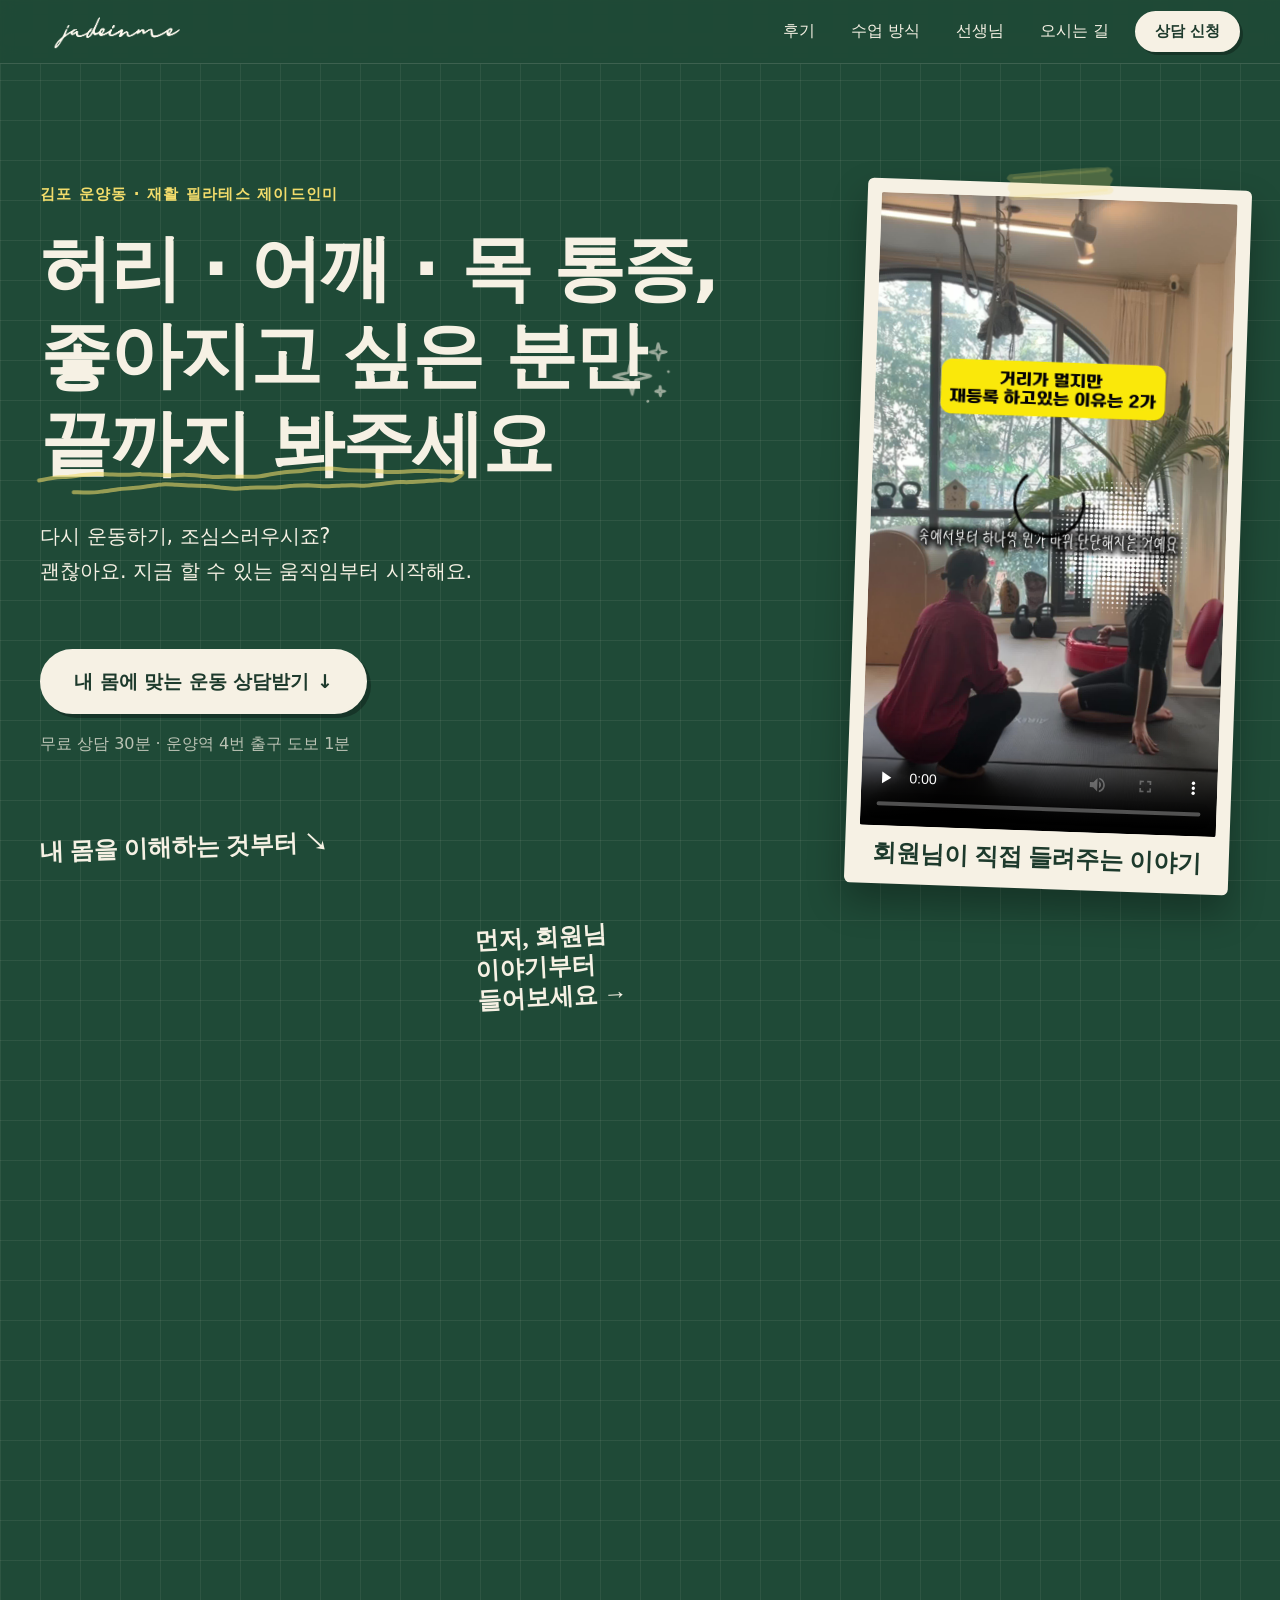
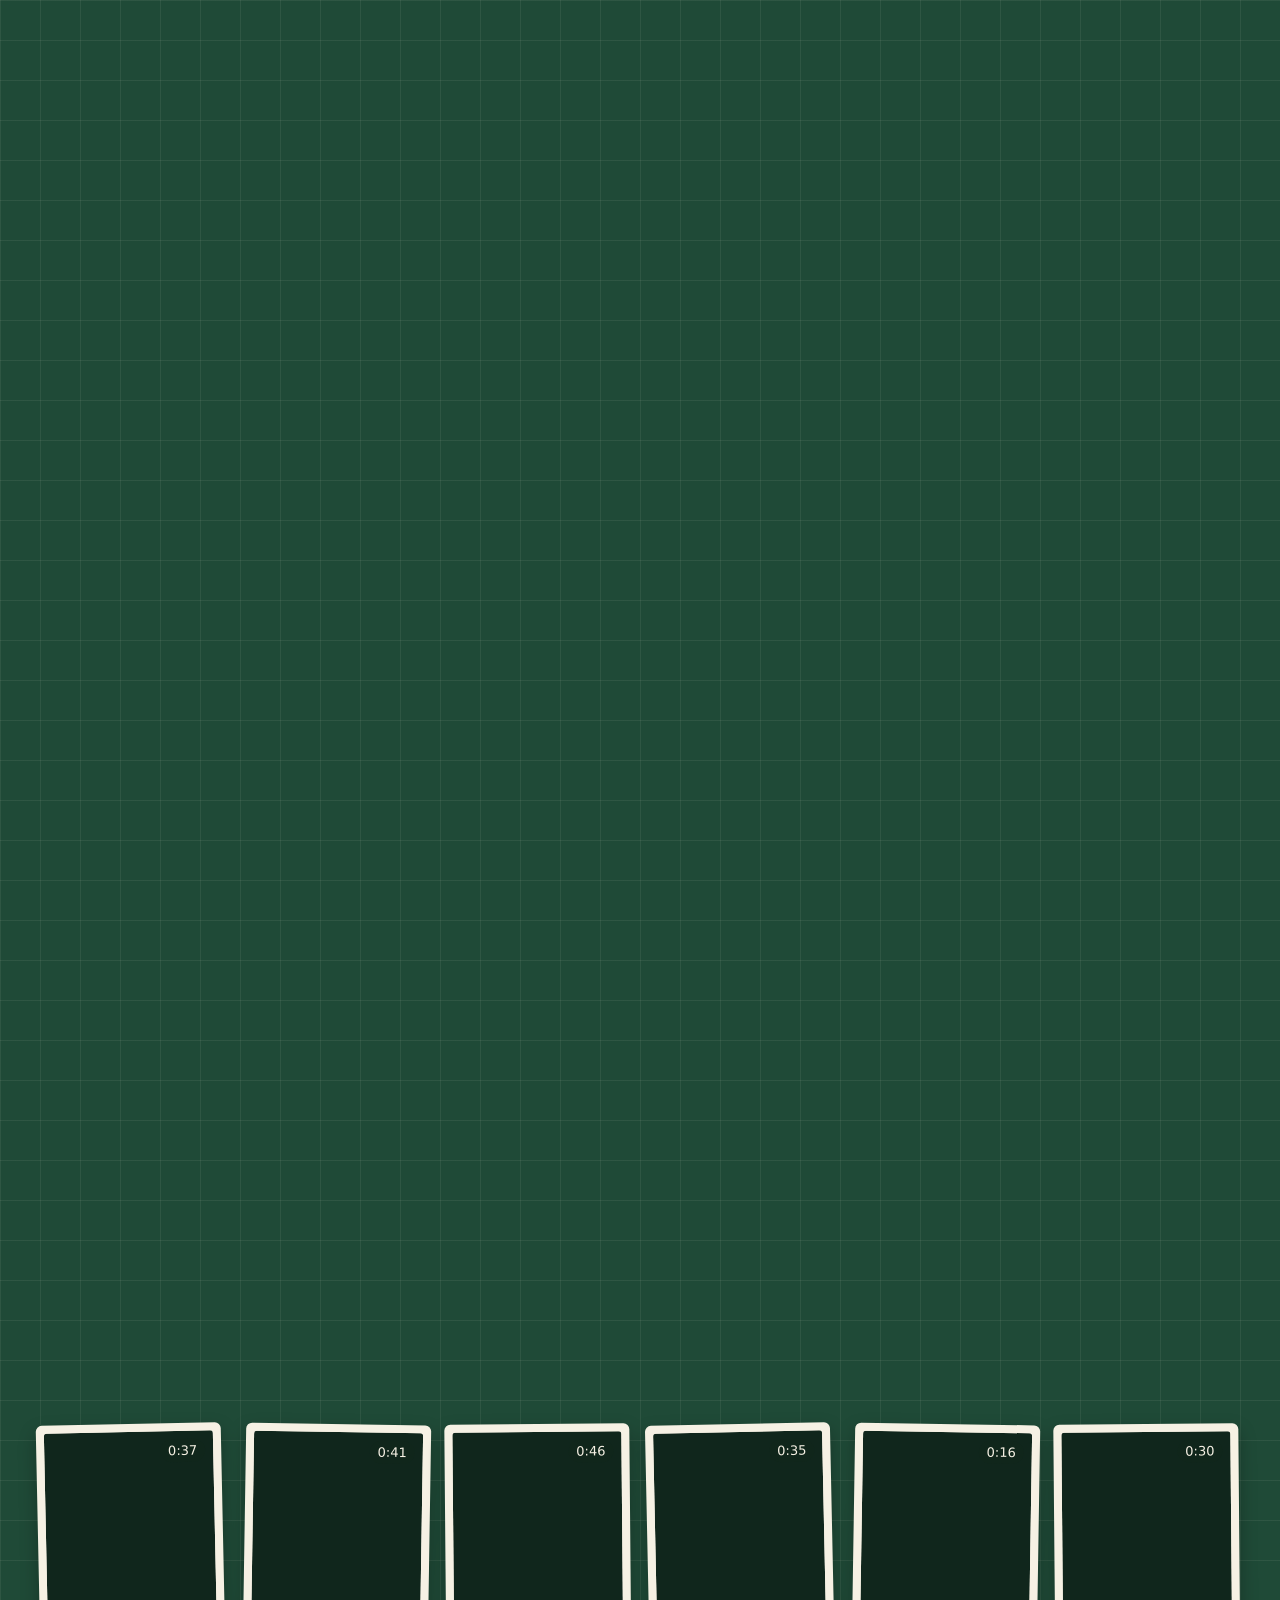
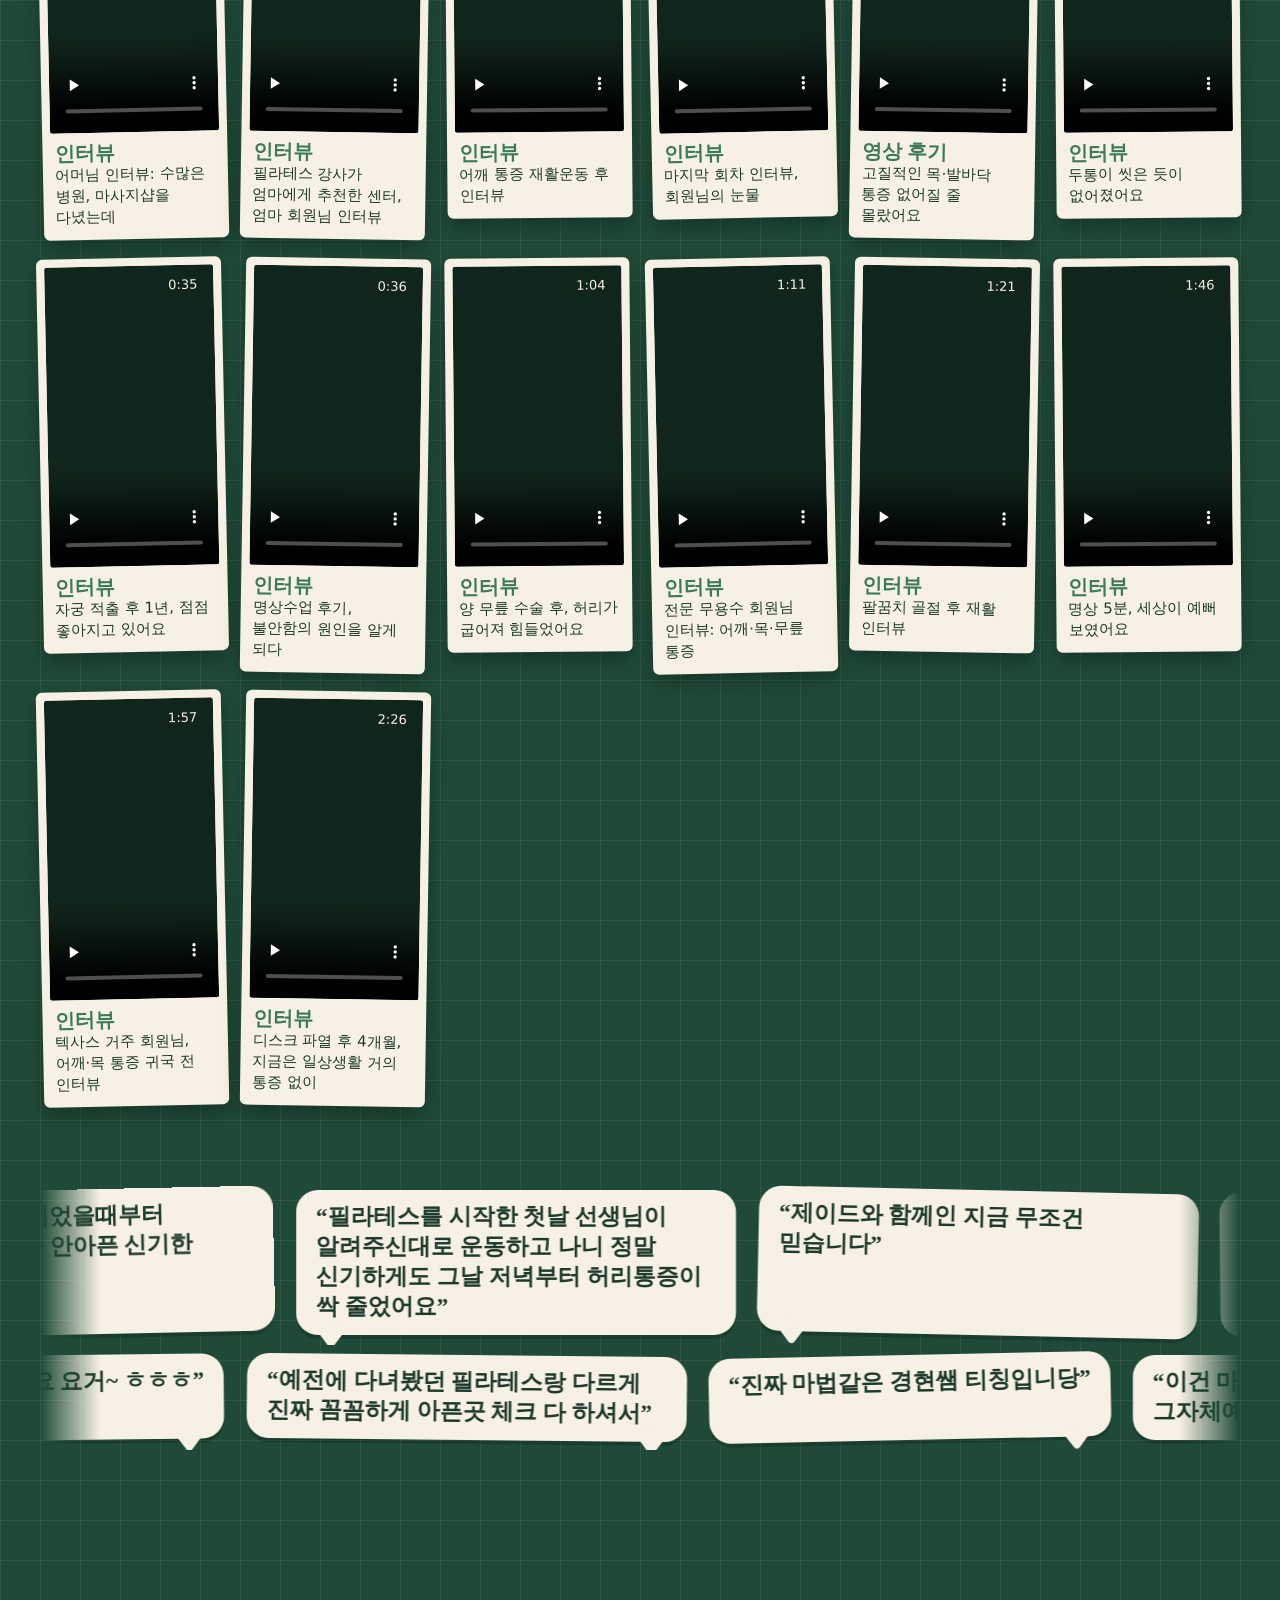
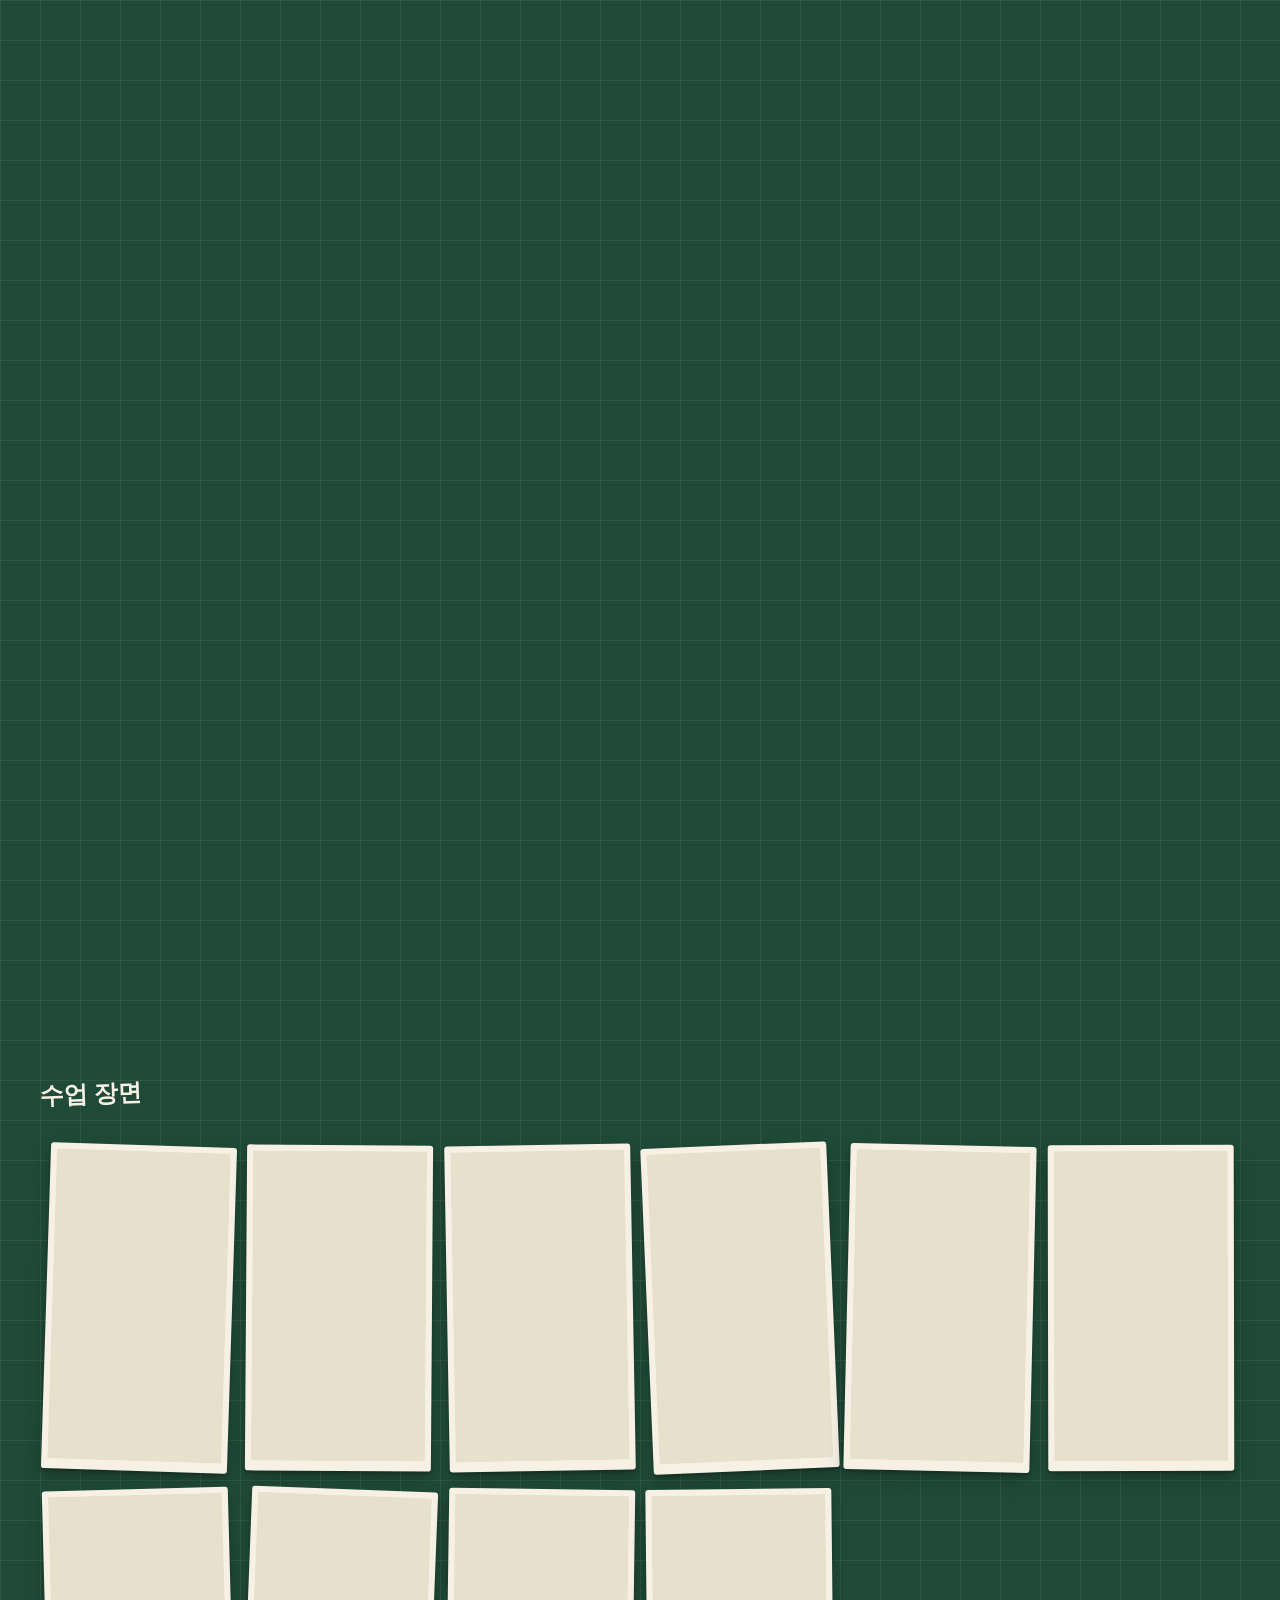
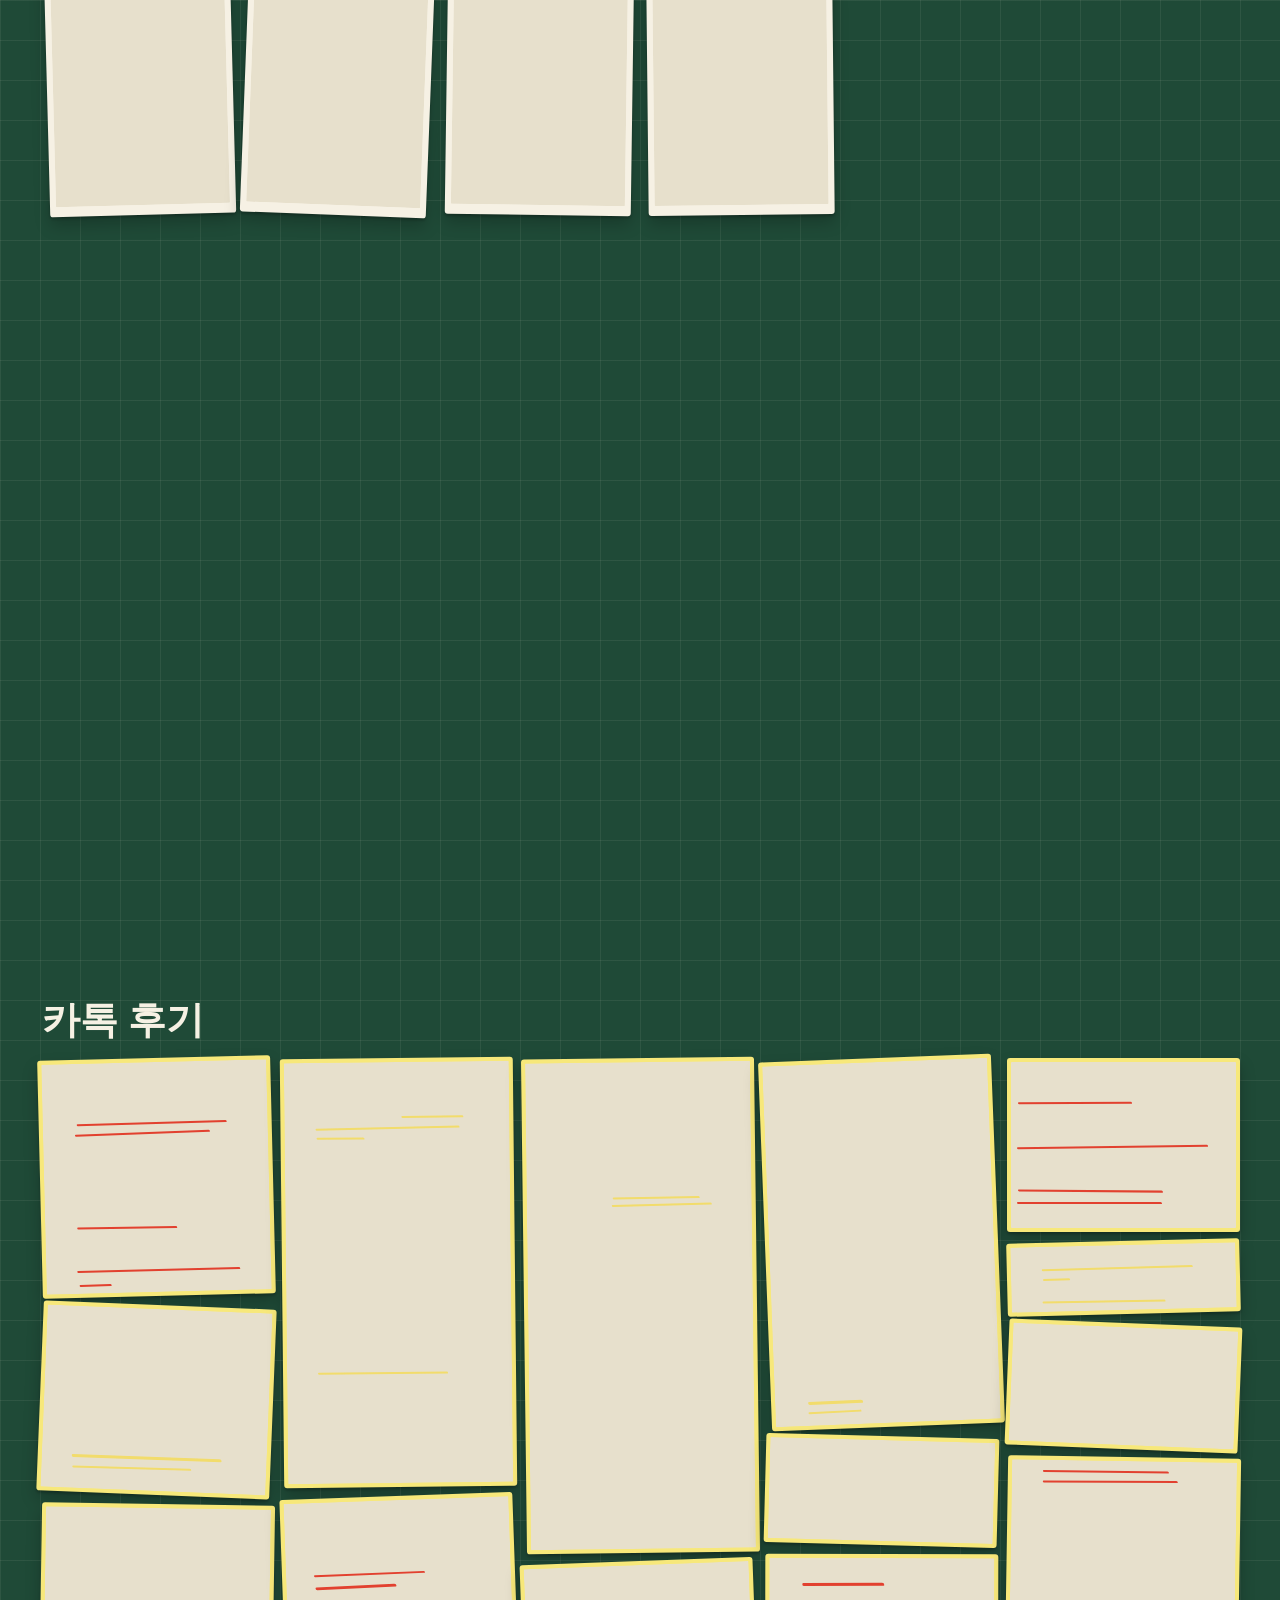
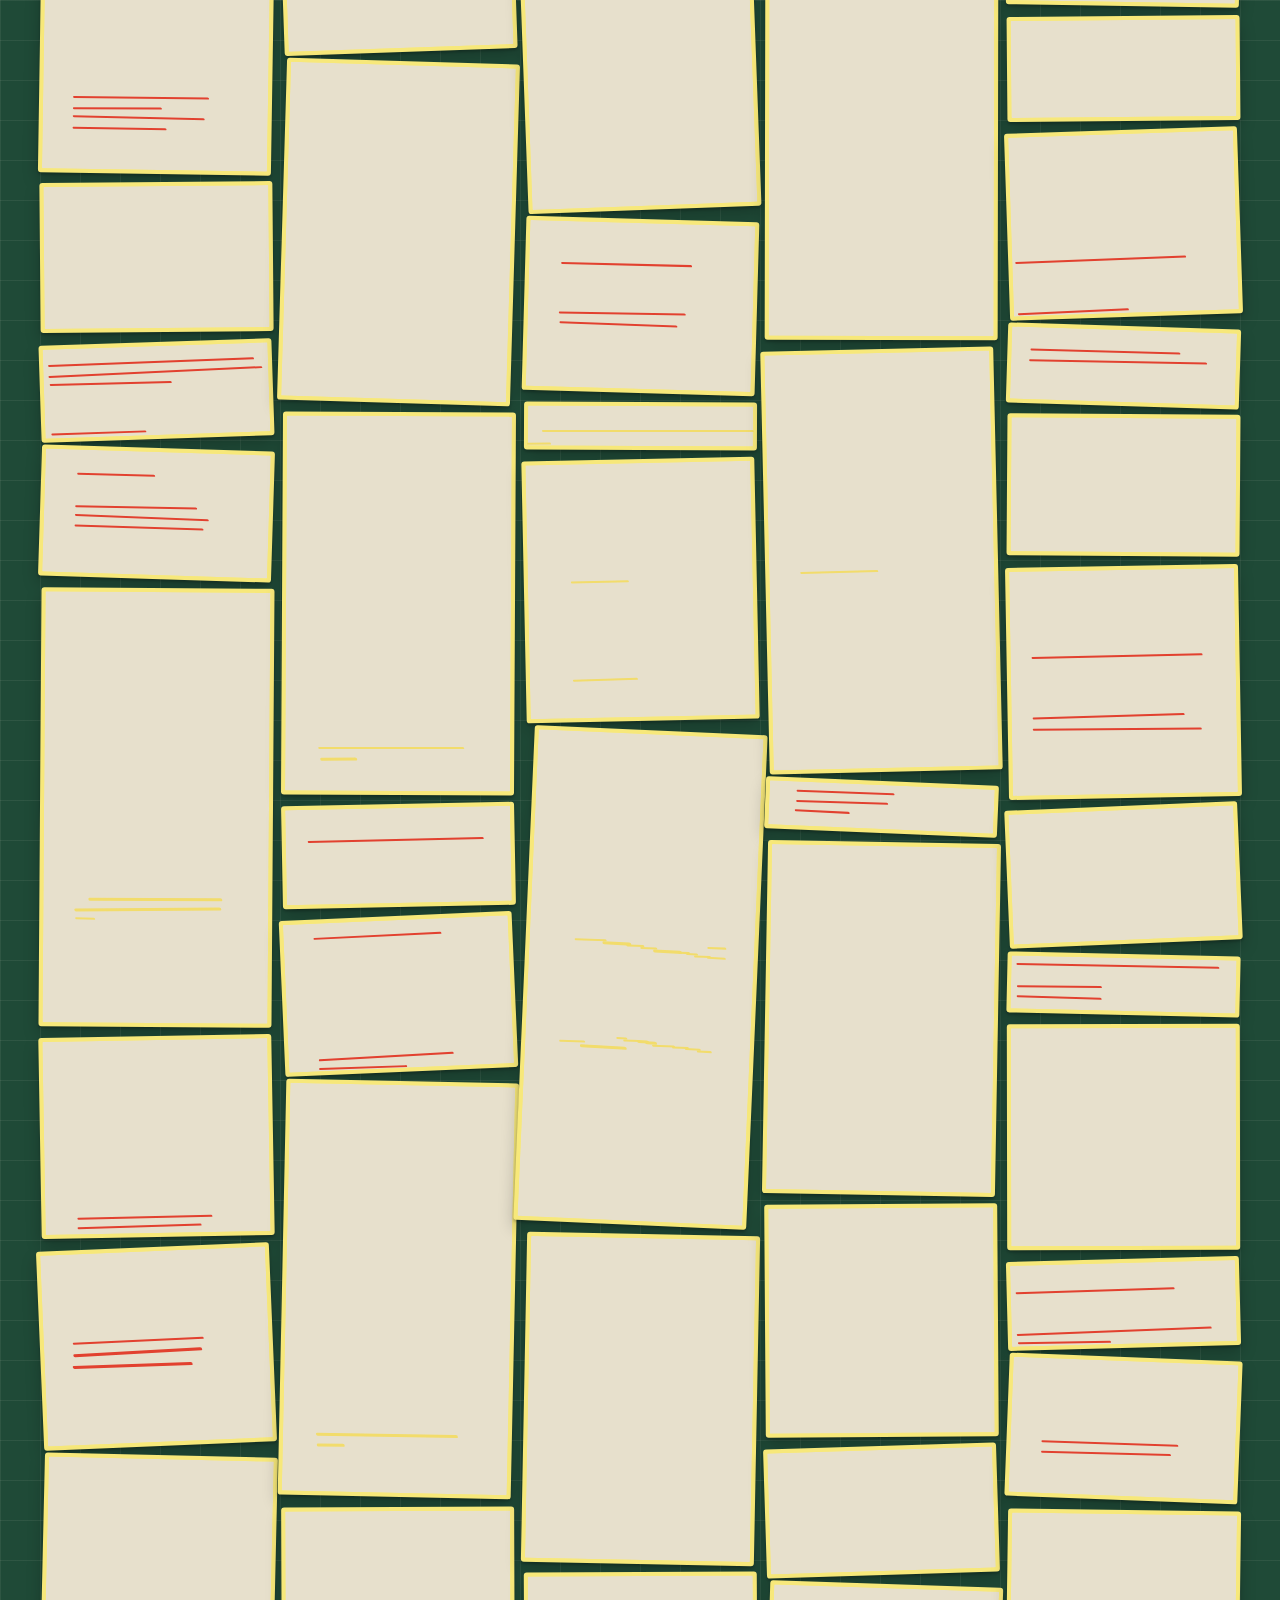
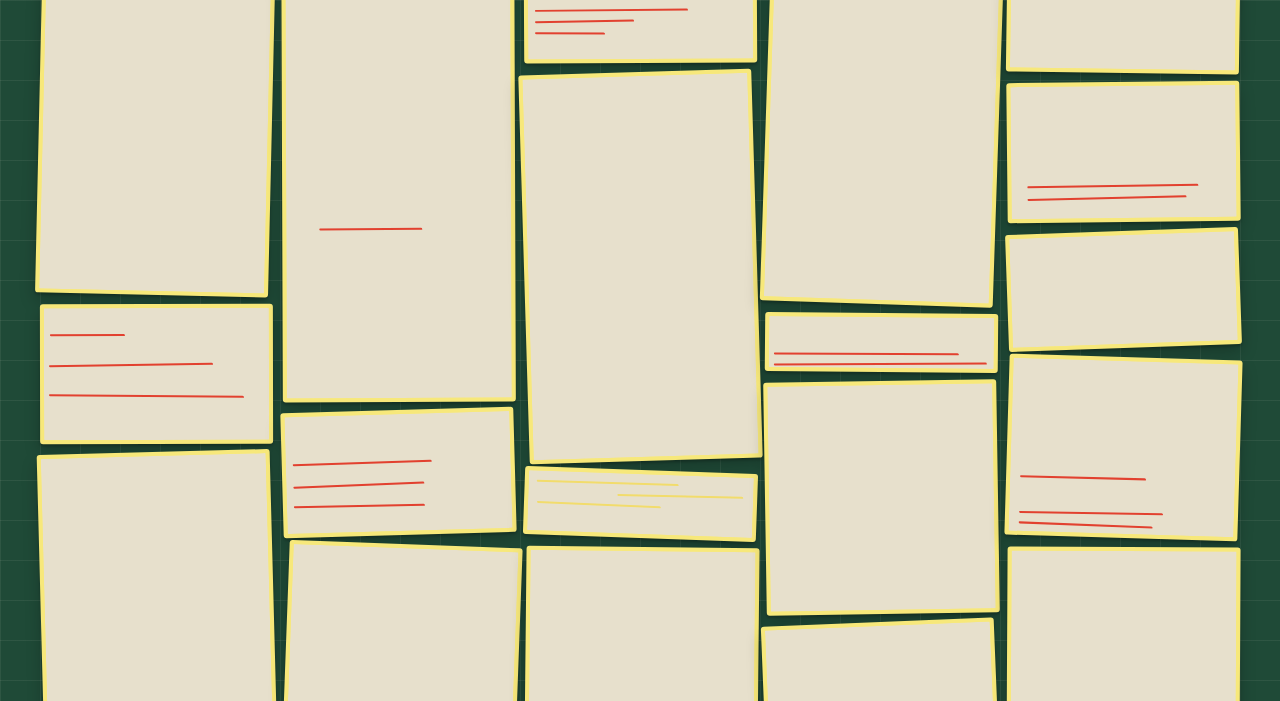
<file: index.html>
<!doctype html><html><head><meta charset="utf-8"><meta name="facebook-domain-verification" content="nsv1b8mjwdp3y0whiqtrejdqy6o0ps" /><meta http-equiv="refresh" content="0; url=landing-v2/index.html"><title>jadeinme</title></head><body><a href="landing-v2/index.html">jadeinme</a></body></html>
</file>
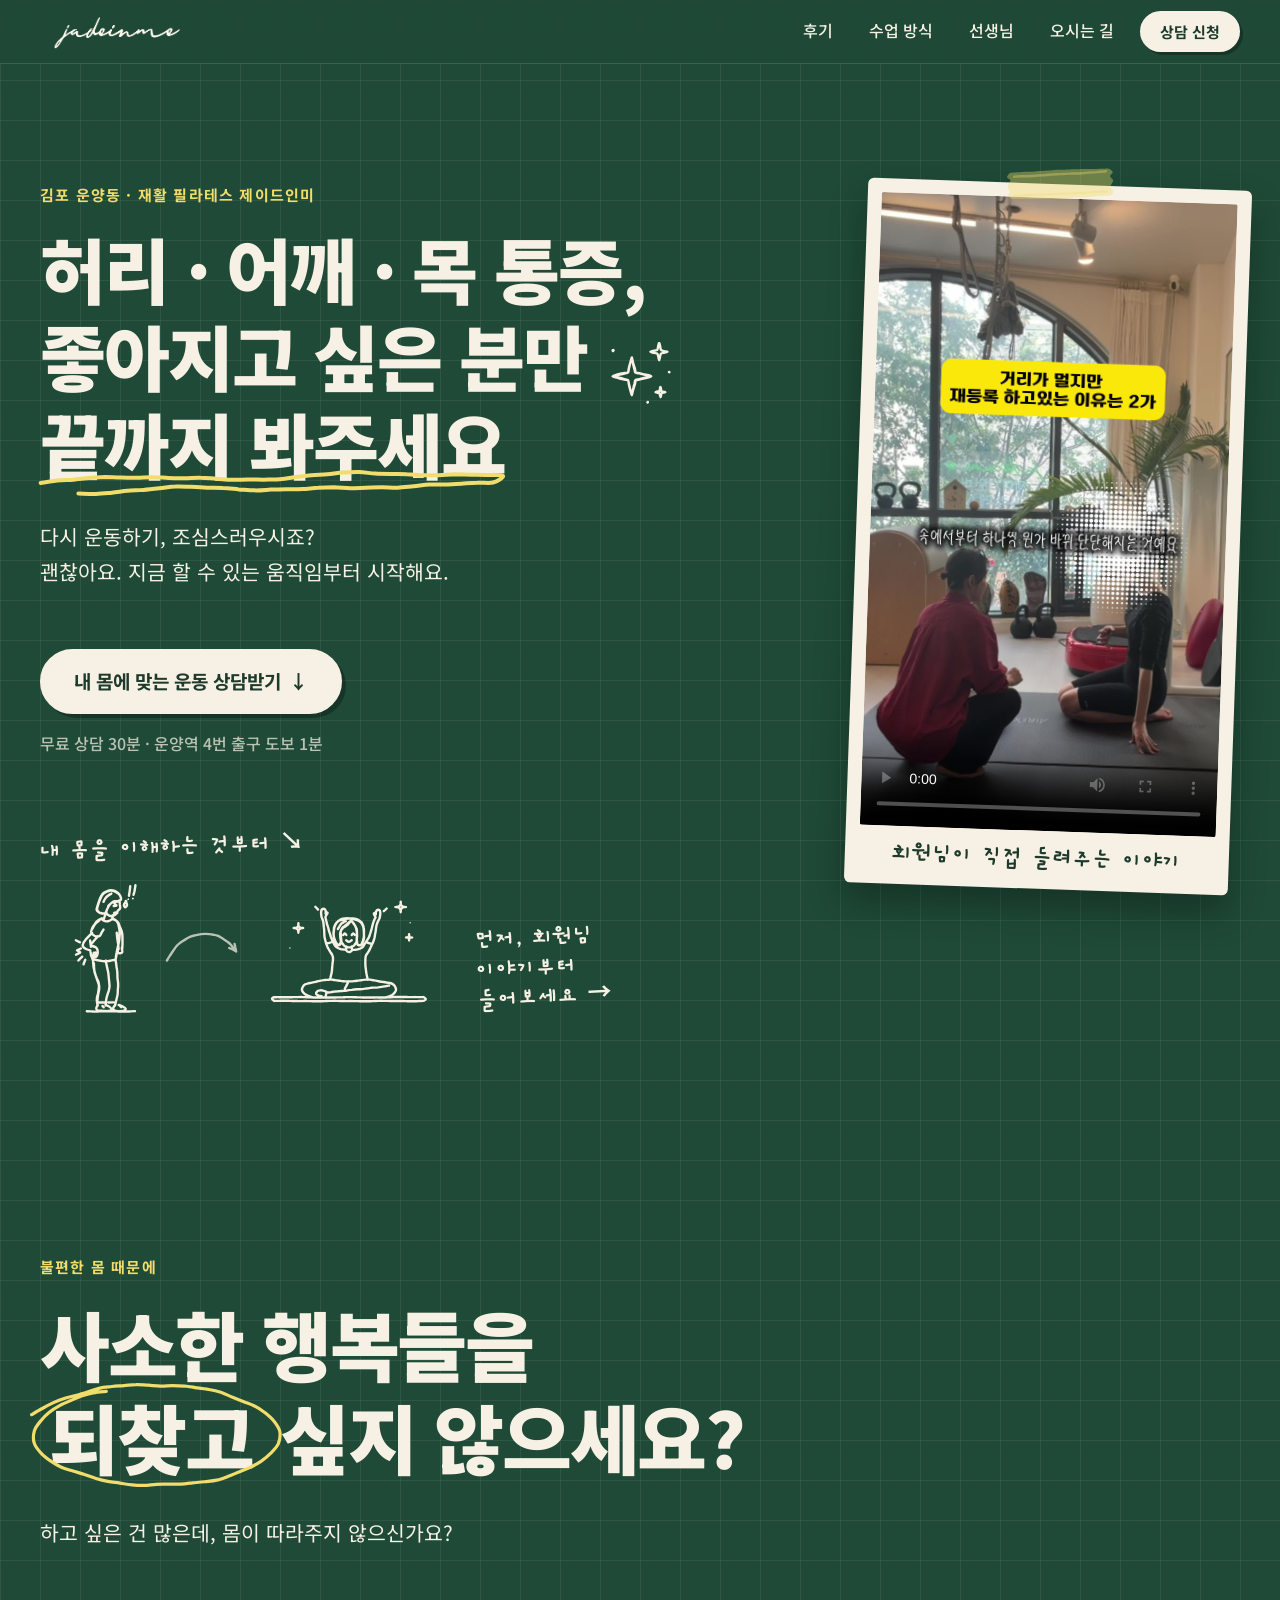
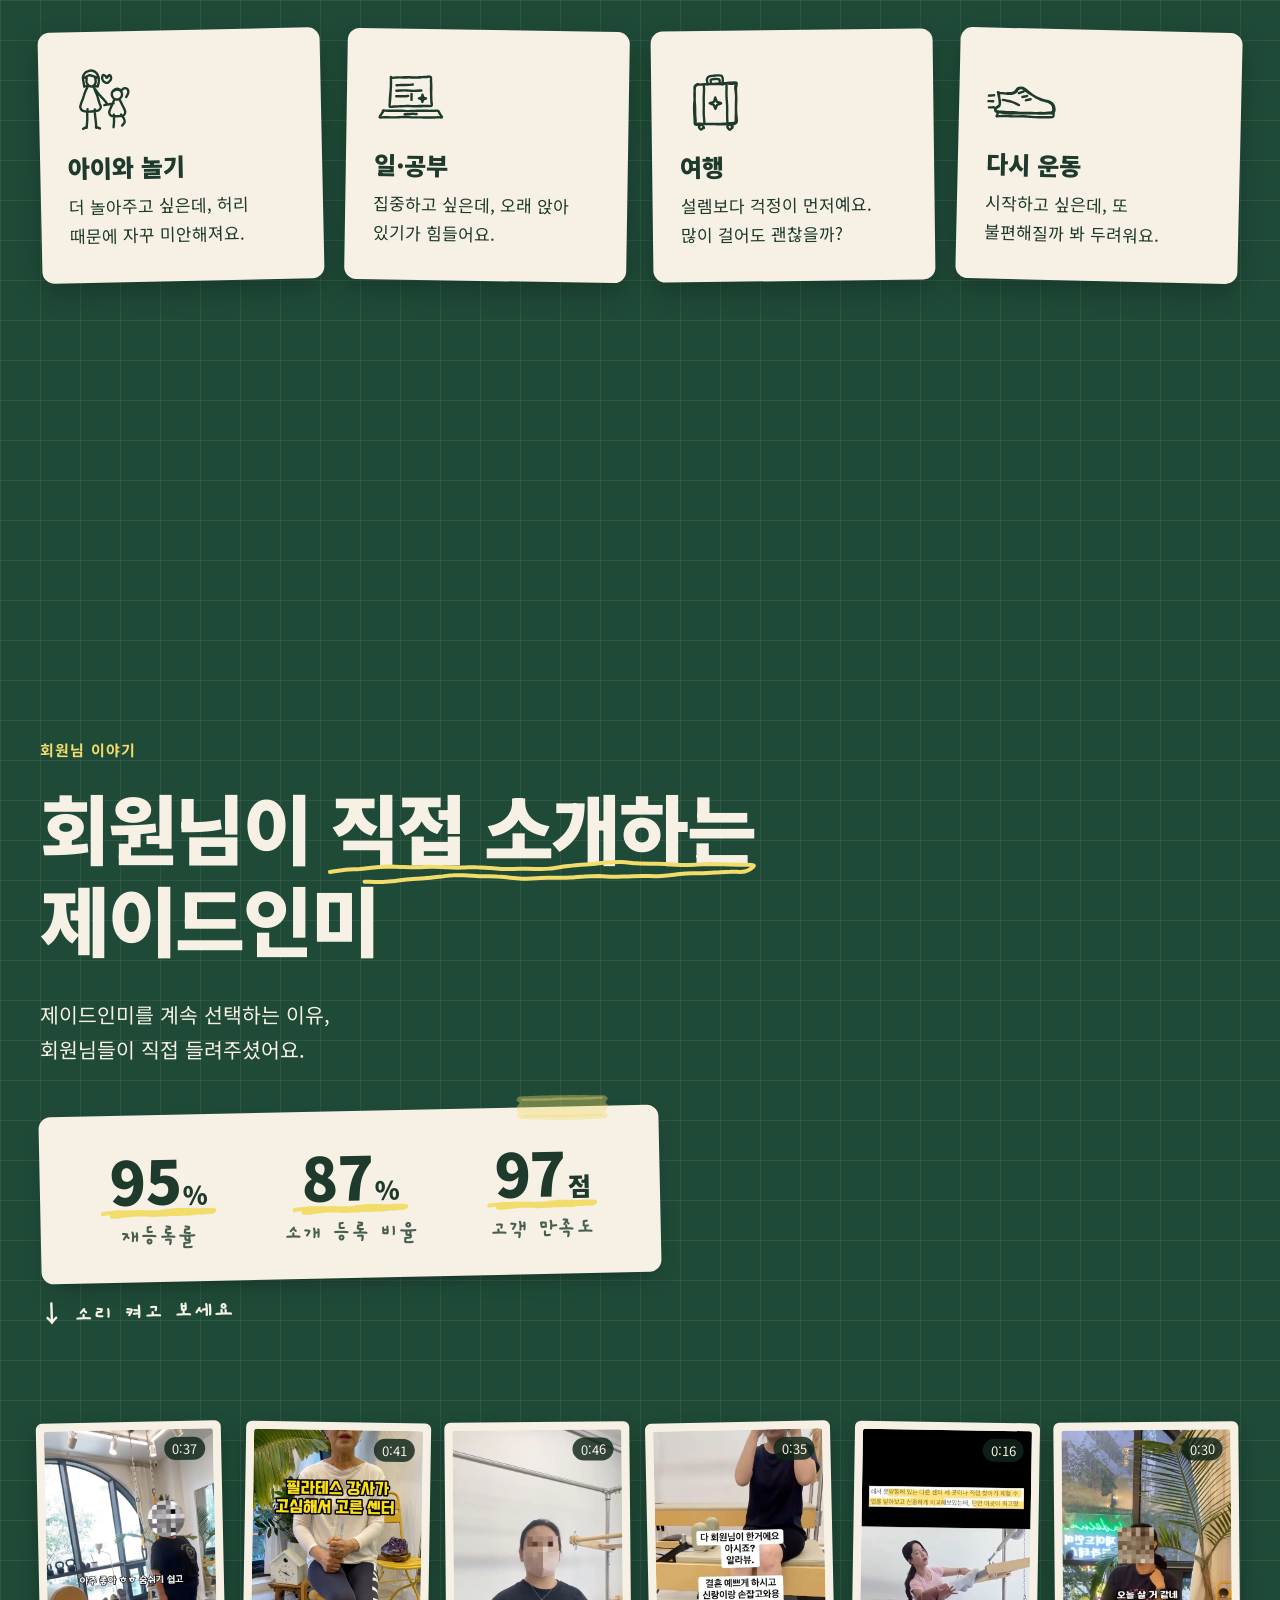
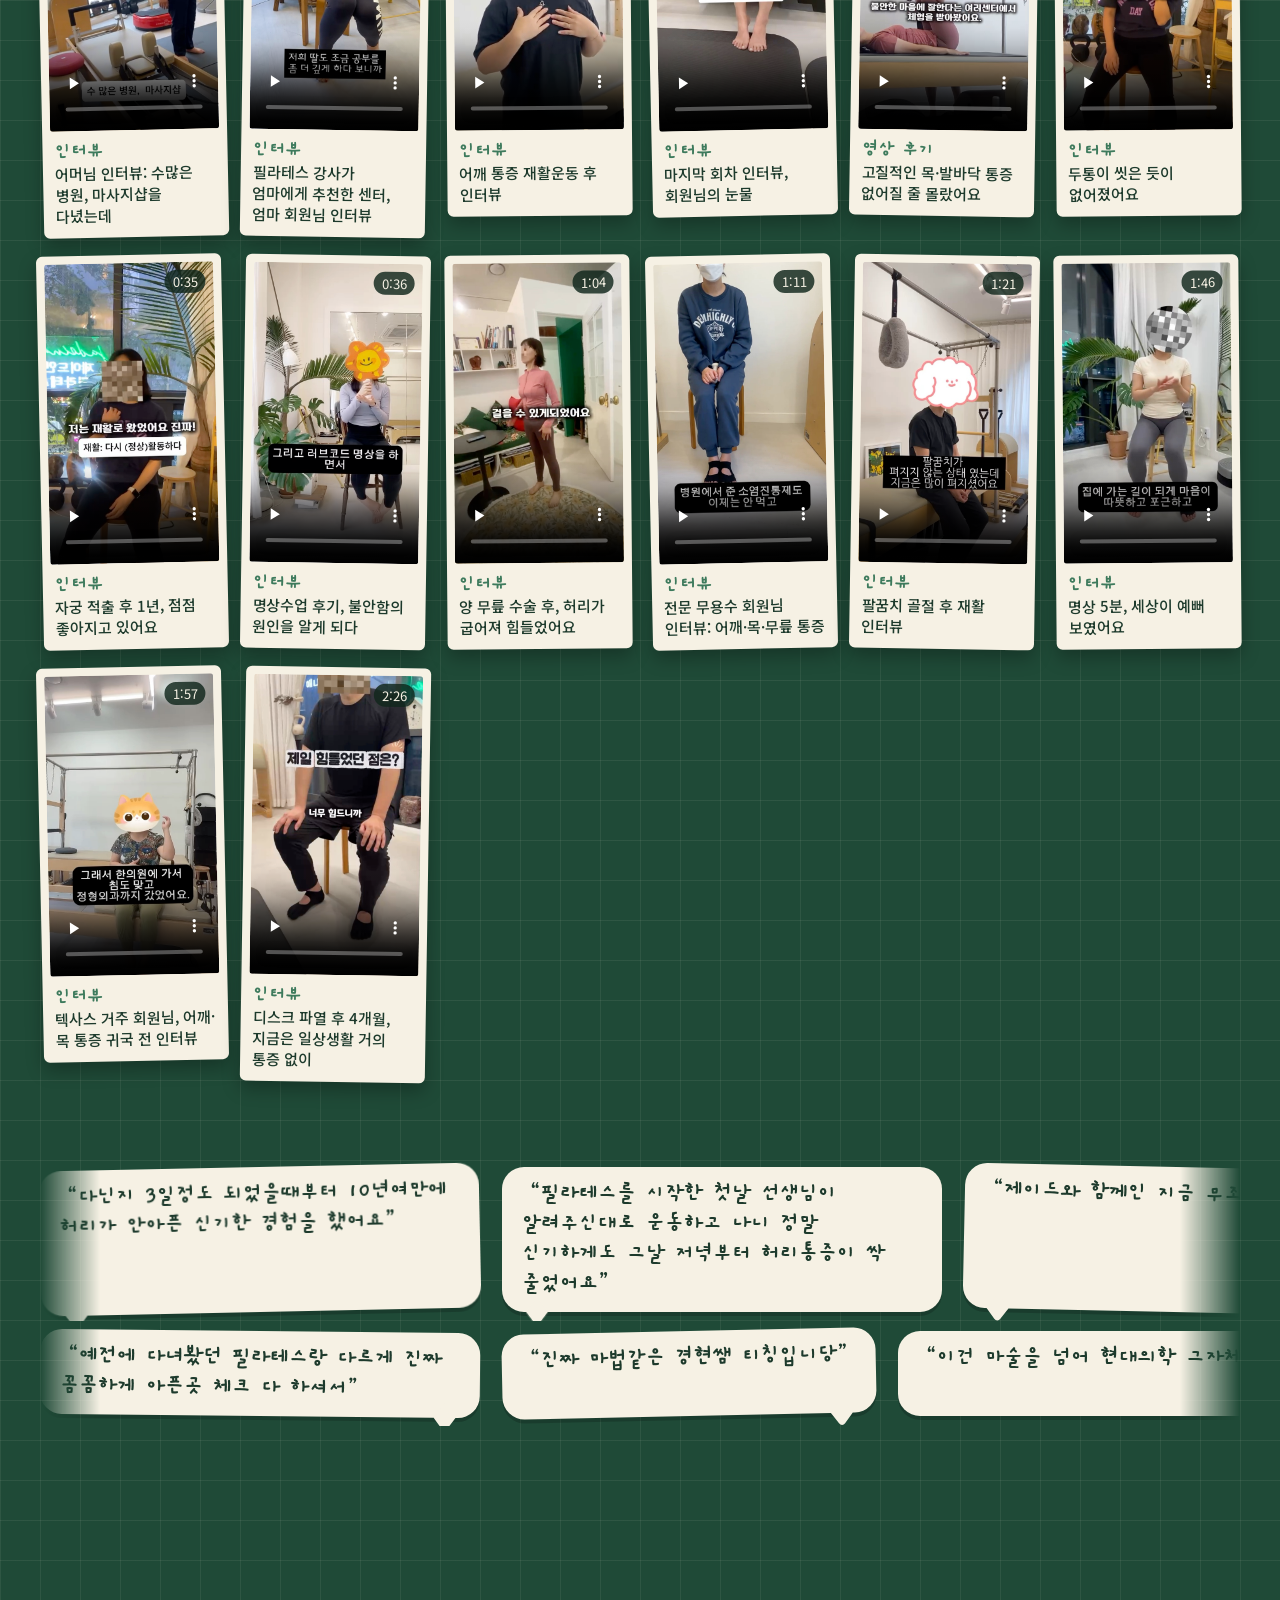
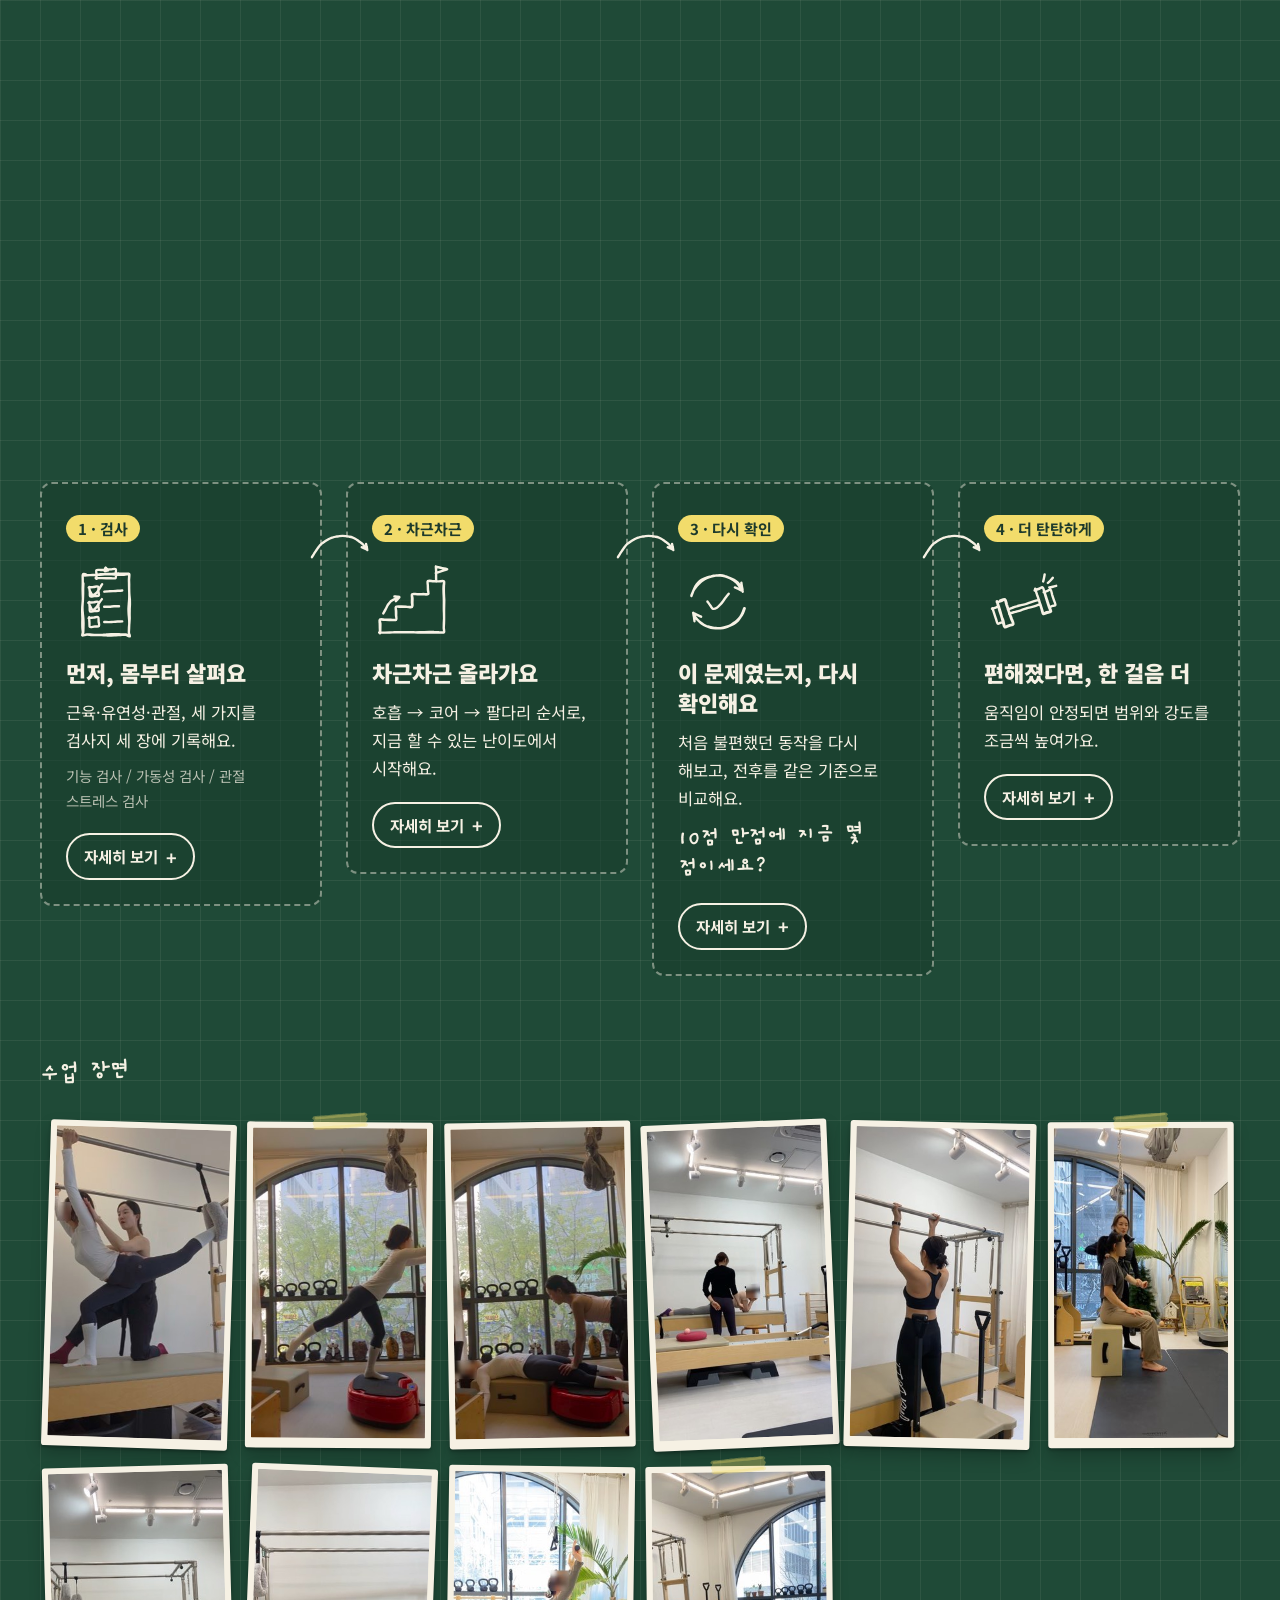
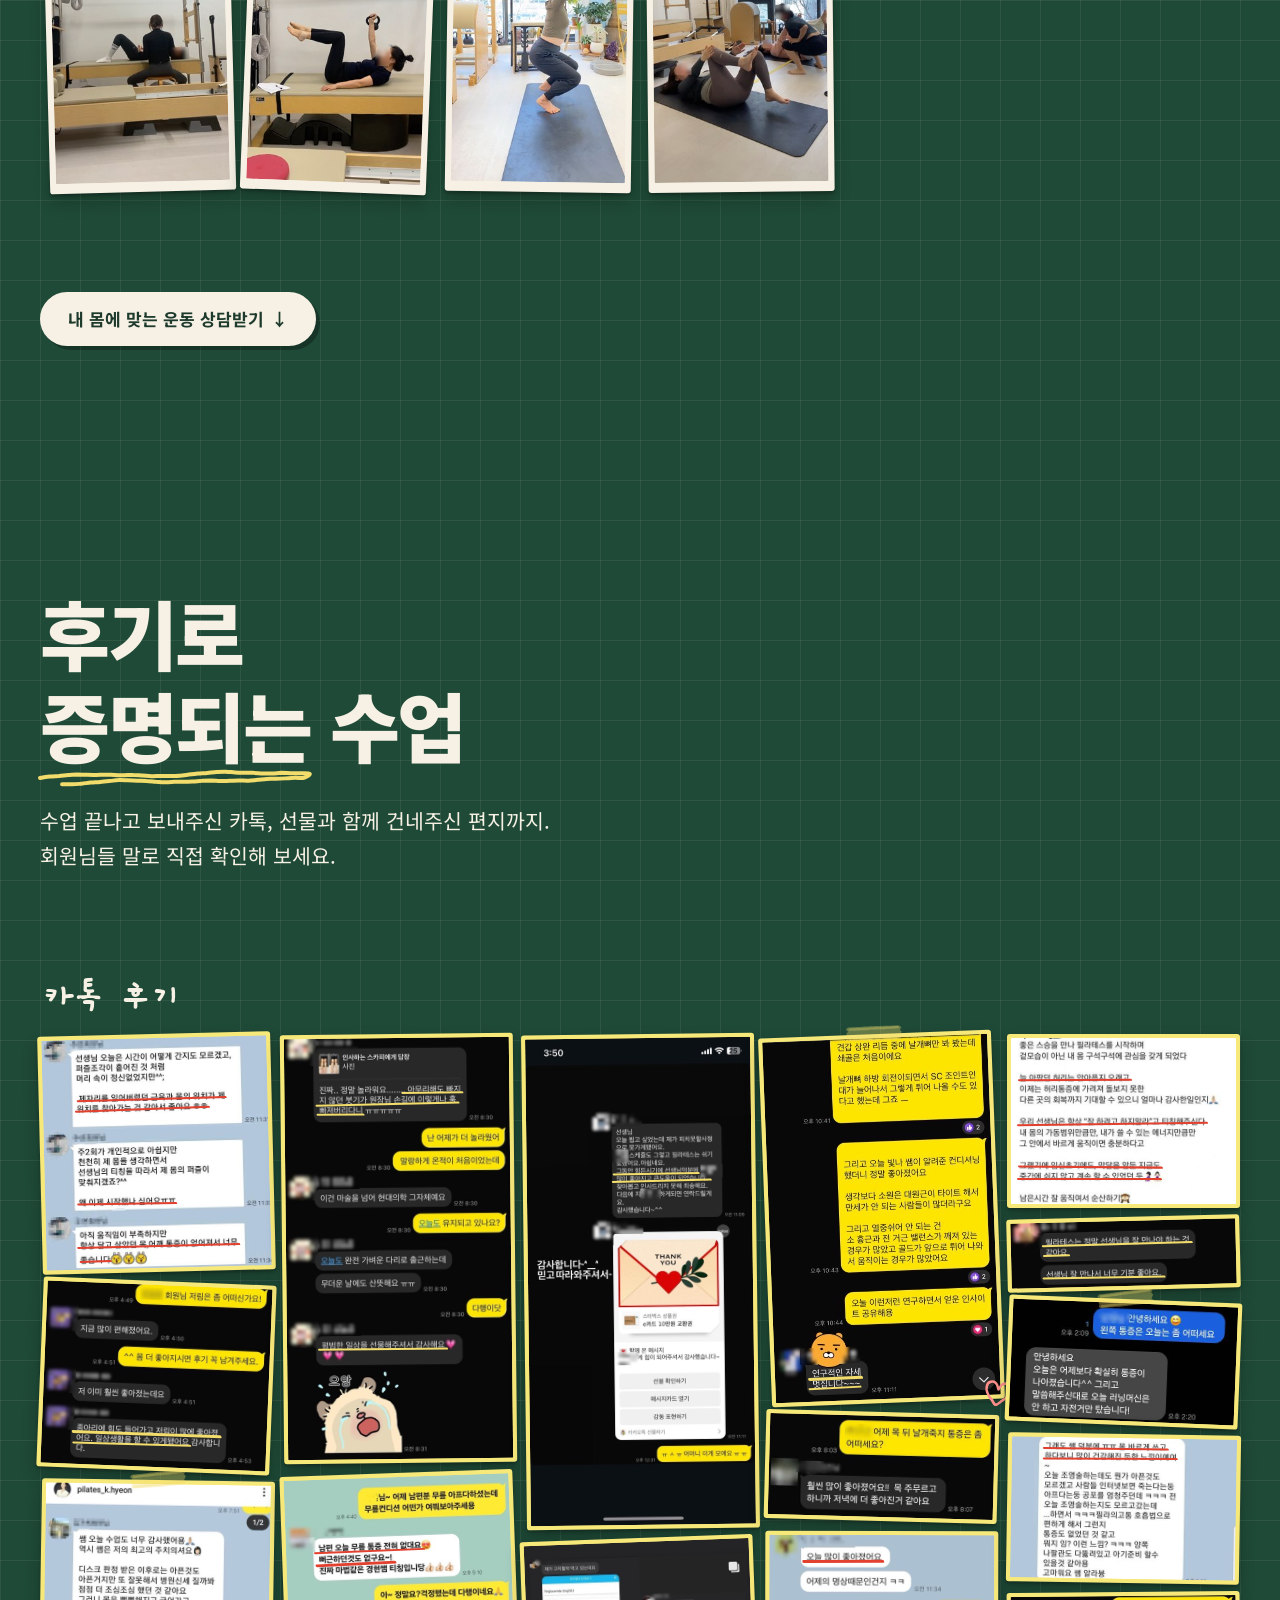
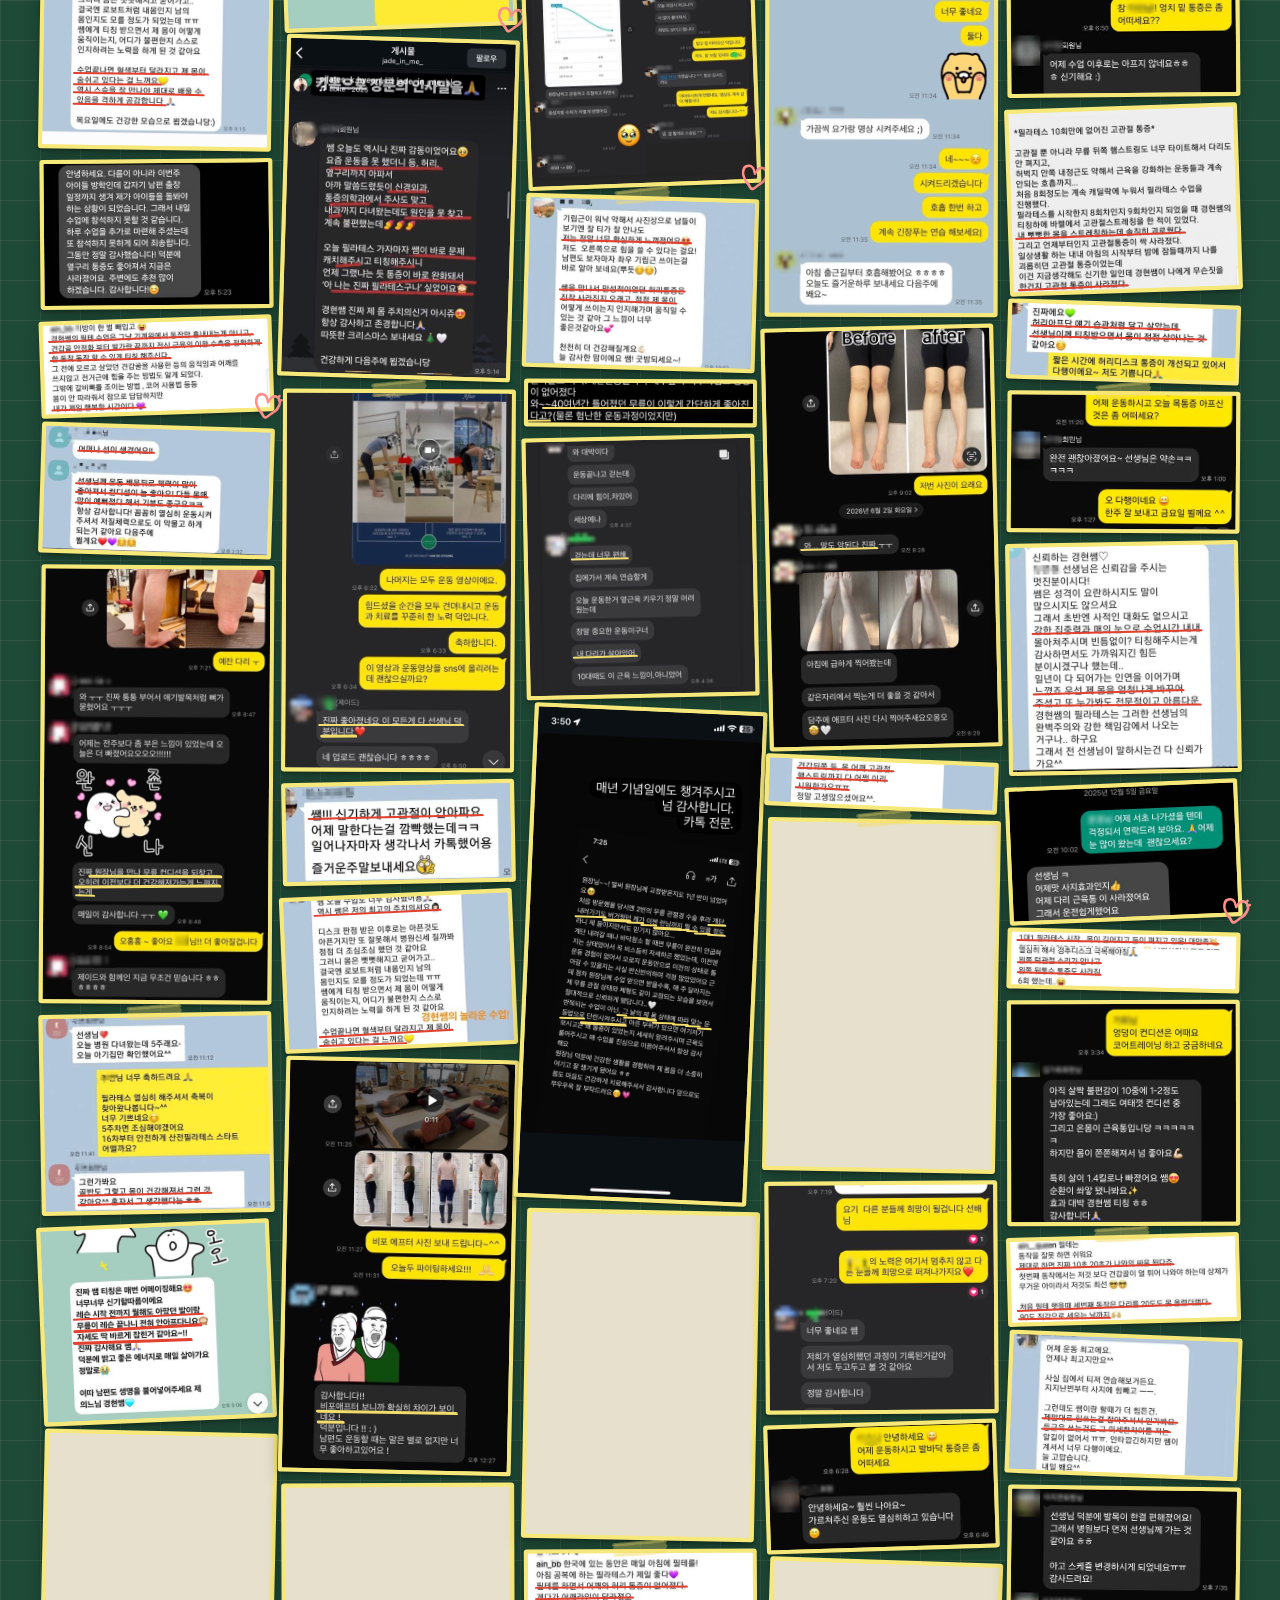
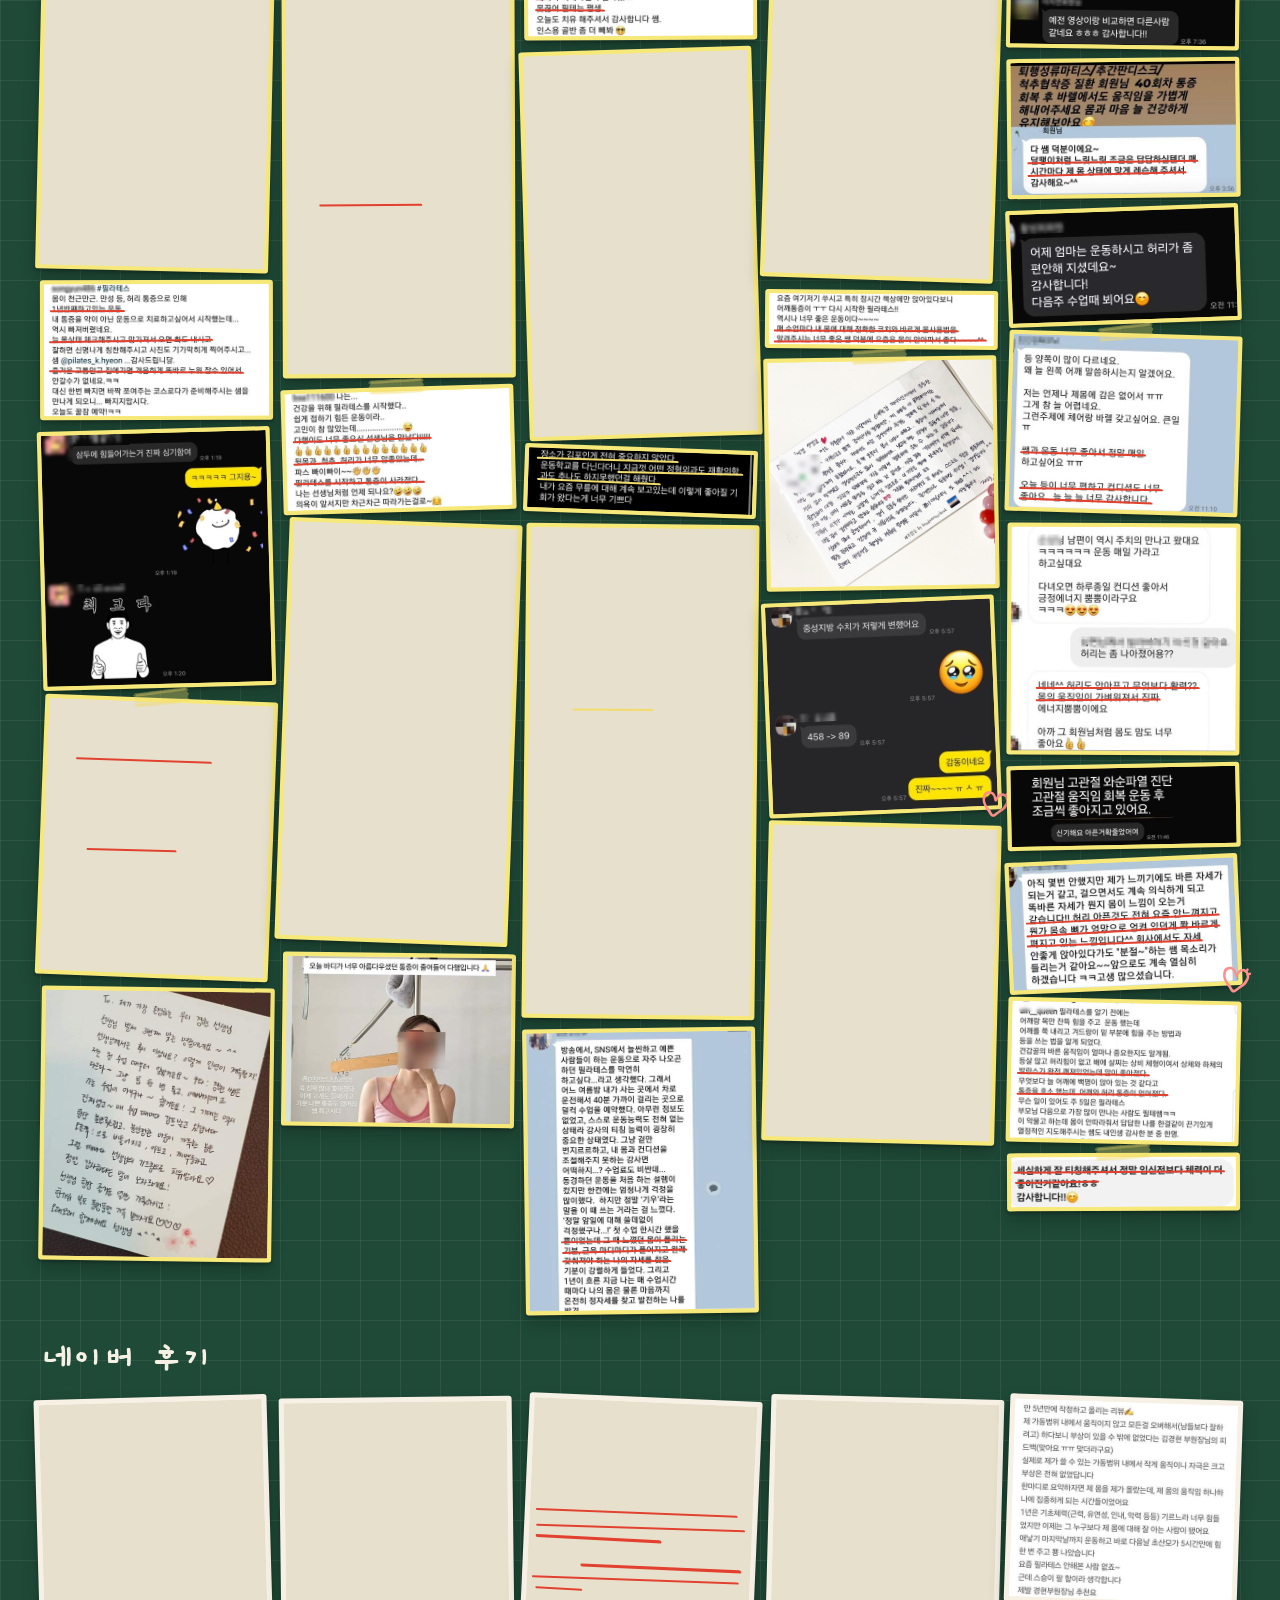
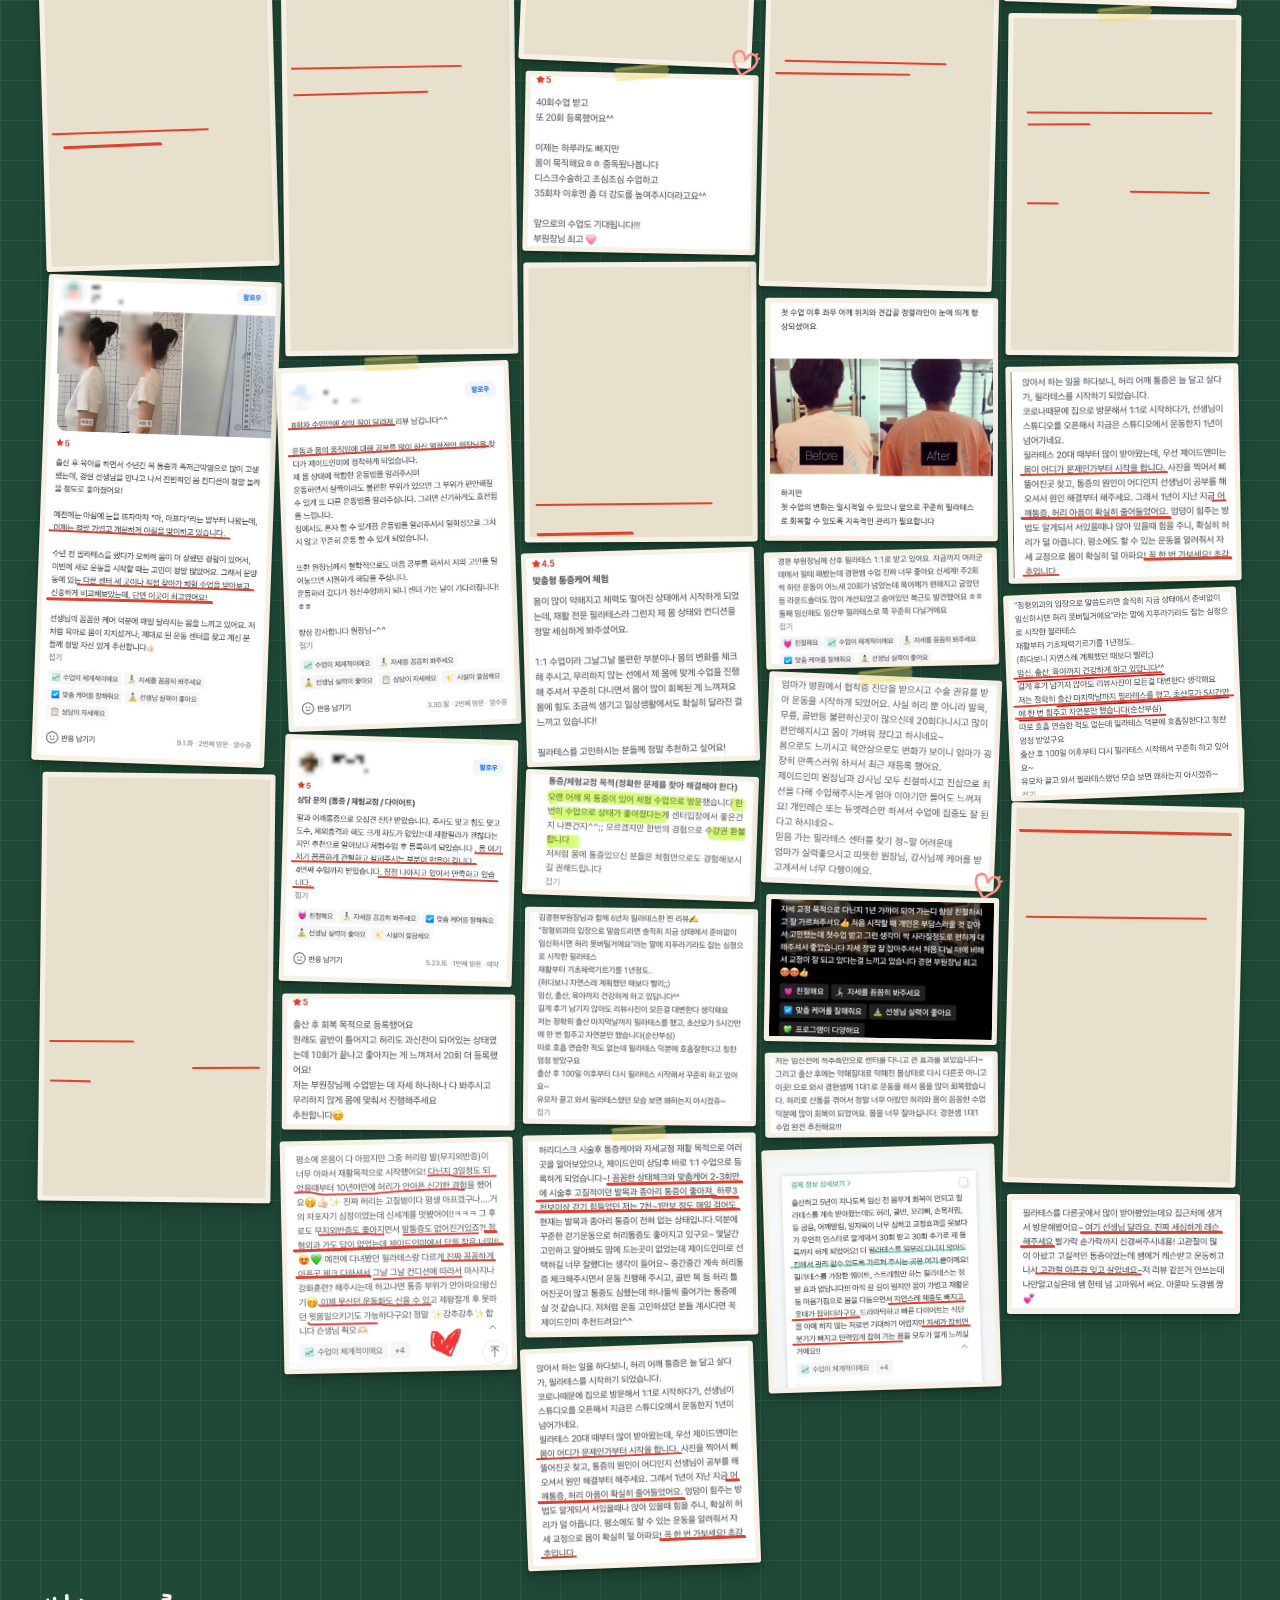
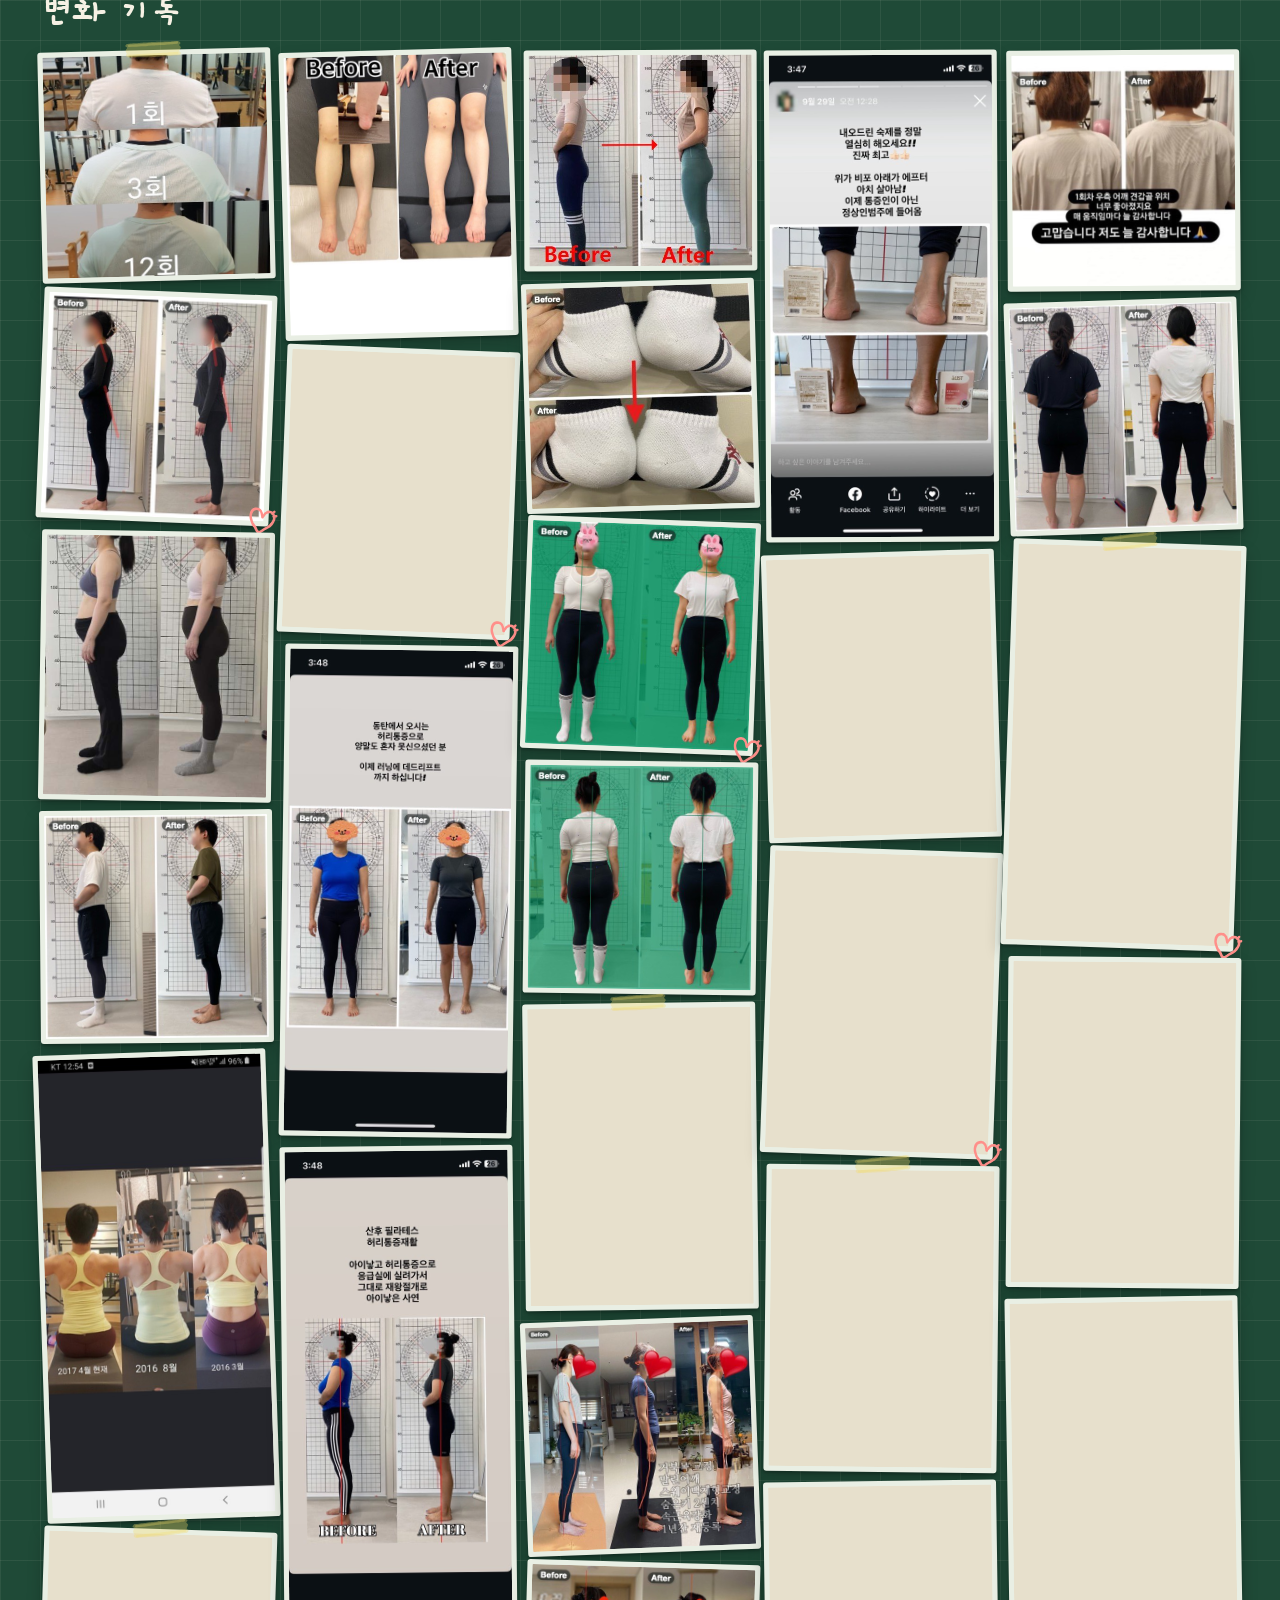
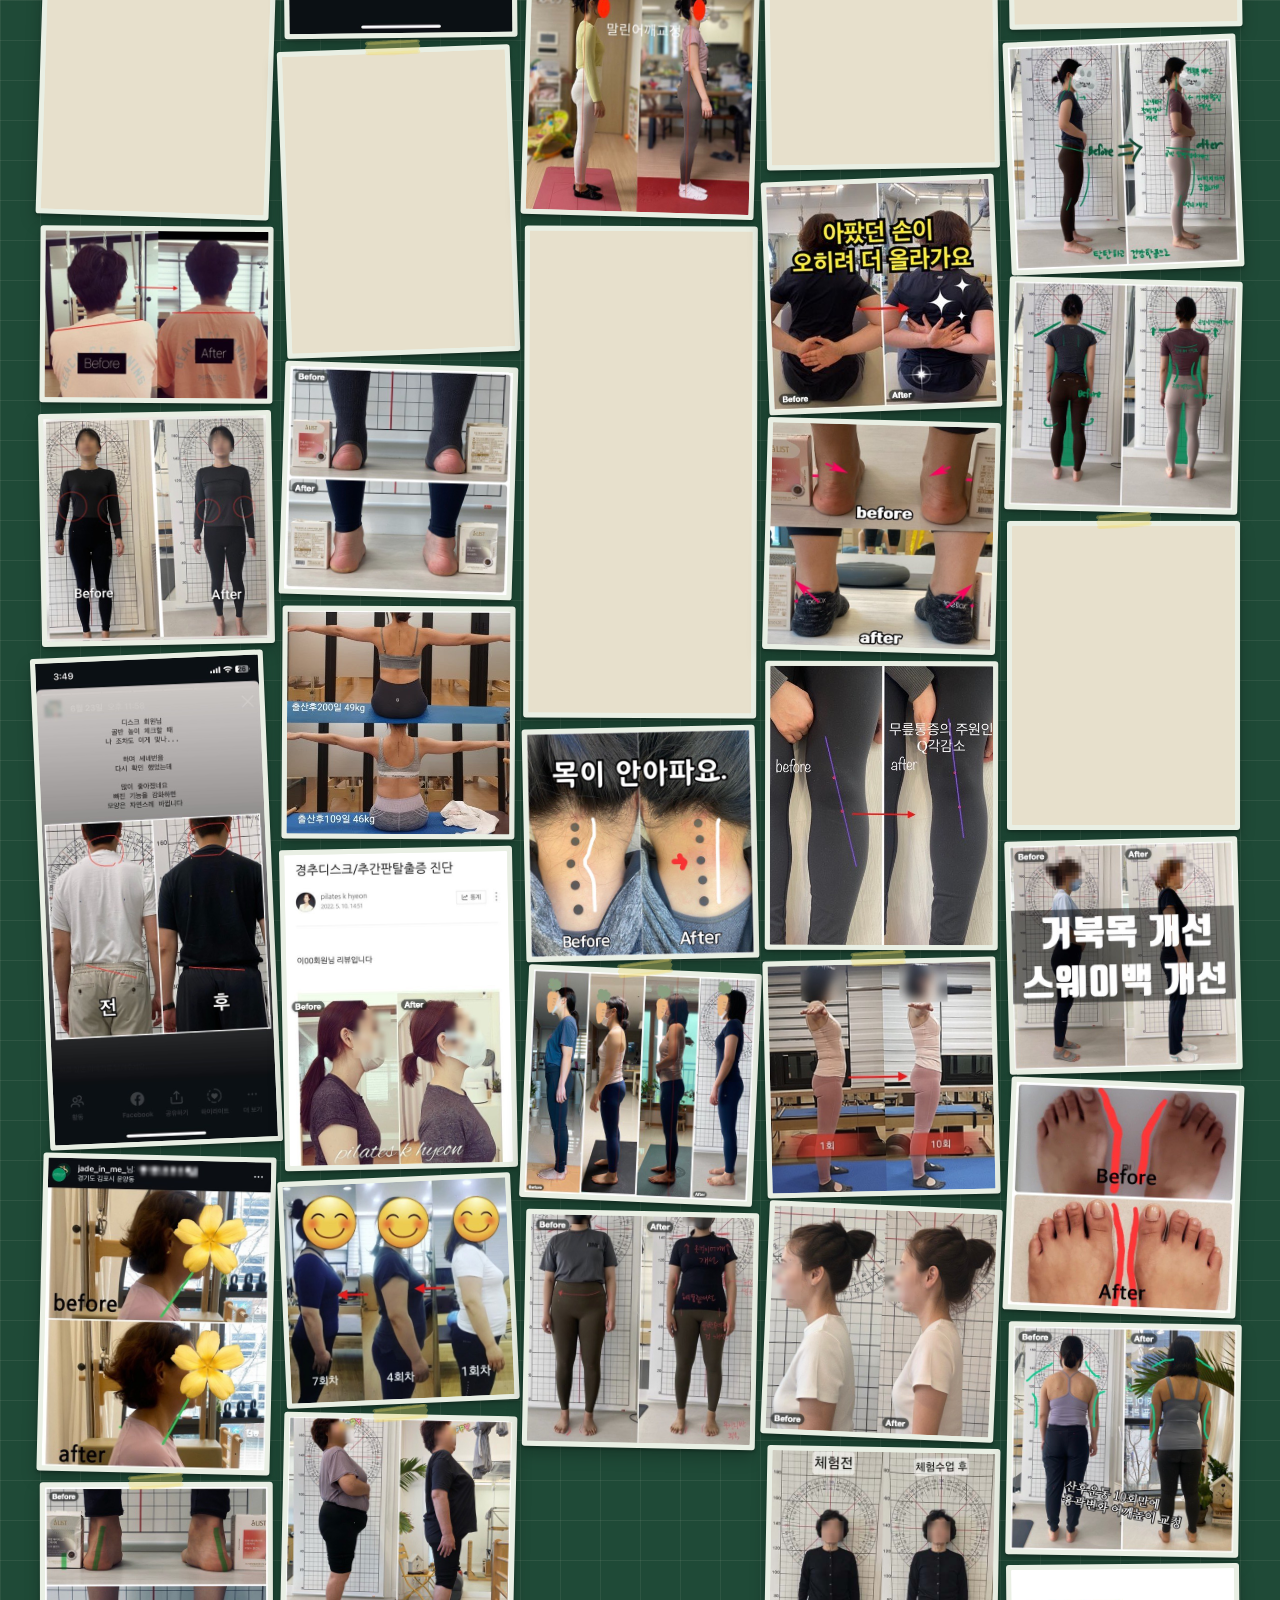
<file: blog/index.html>
<!doctype html><html lang="ko"><head><meta charset="utf-8"><meta name="robots" content="noindex"><title>제이드인미 필라테스</title>
<meta http-equiv="refresh" content="0; url=../landing-v2/index.html?utm_source=naver_blog">
<script>(function(){var q='utm_source=naver_blog',n=(location.search.match(/[?&]n=([^&#]+)/)||[])[1]||location.hash.slice(1);if(n&&q.indexOf('naver_blog')>-1){try{n=decodeURIComponent(n)}catch(e){}q+='&utm_campaign='+encodeURIComponent(n.slice(0,40));}location.replace('../landing-v2/index.html?'+q);})();</script>
</head><body><a href="../landing-v2/index.html?utm_source=naver_blog">제이드인미 필라테스로 이동</a></body></html>
</file>
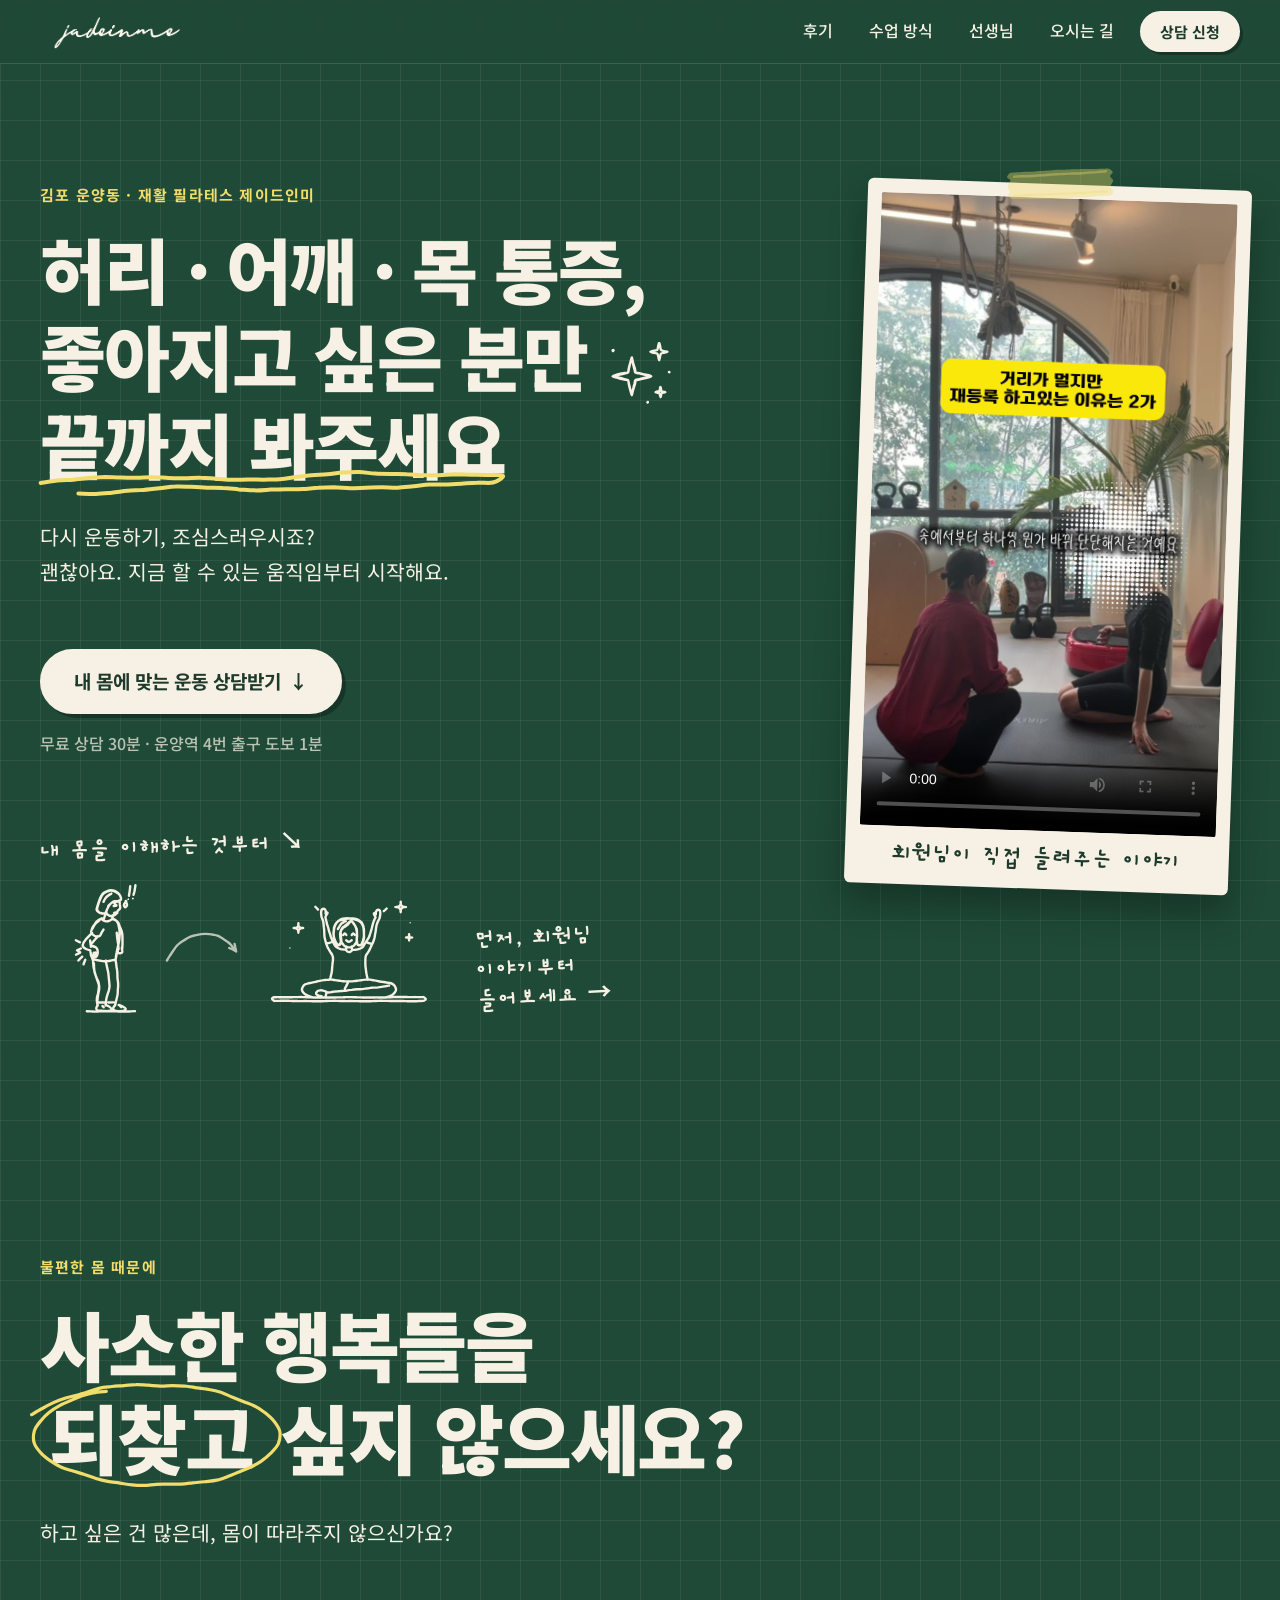
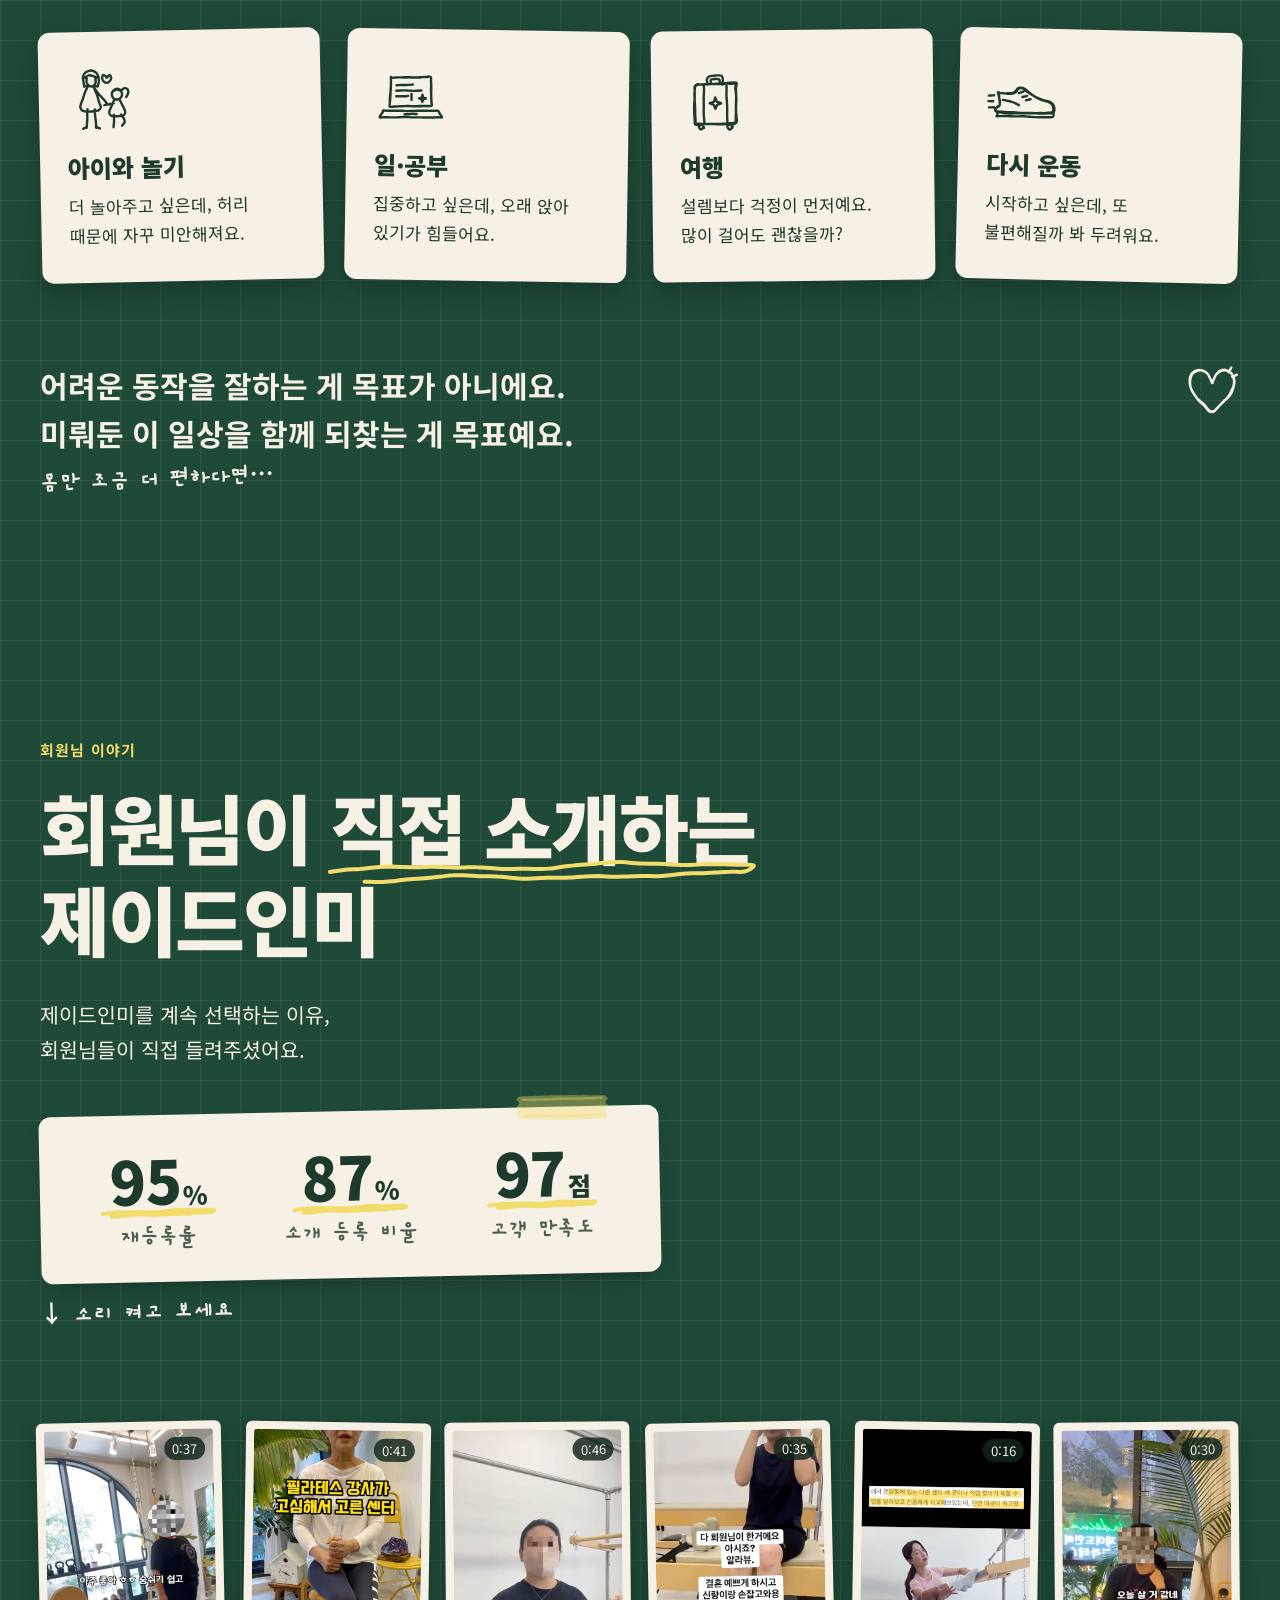
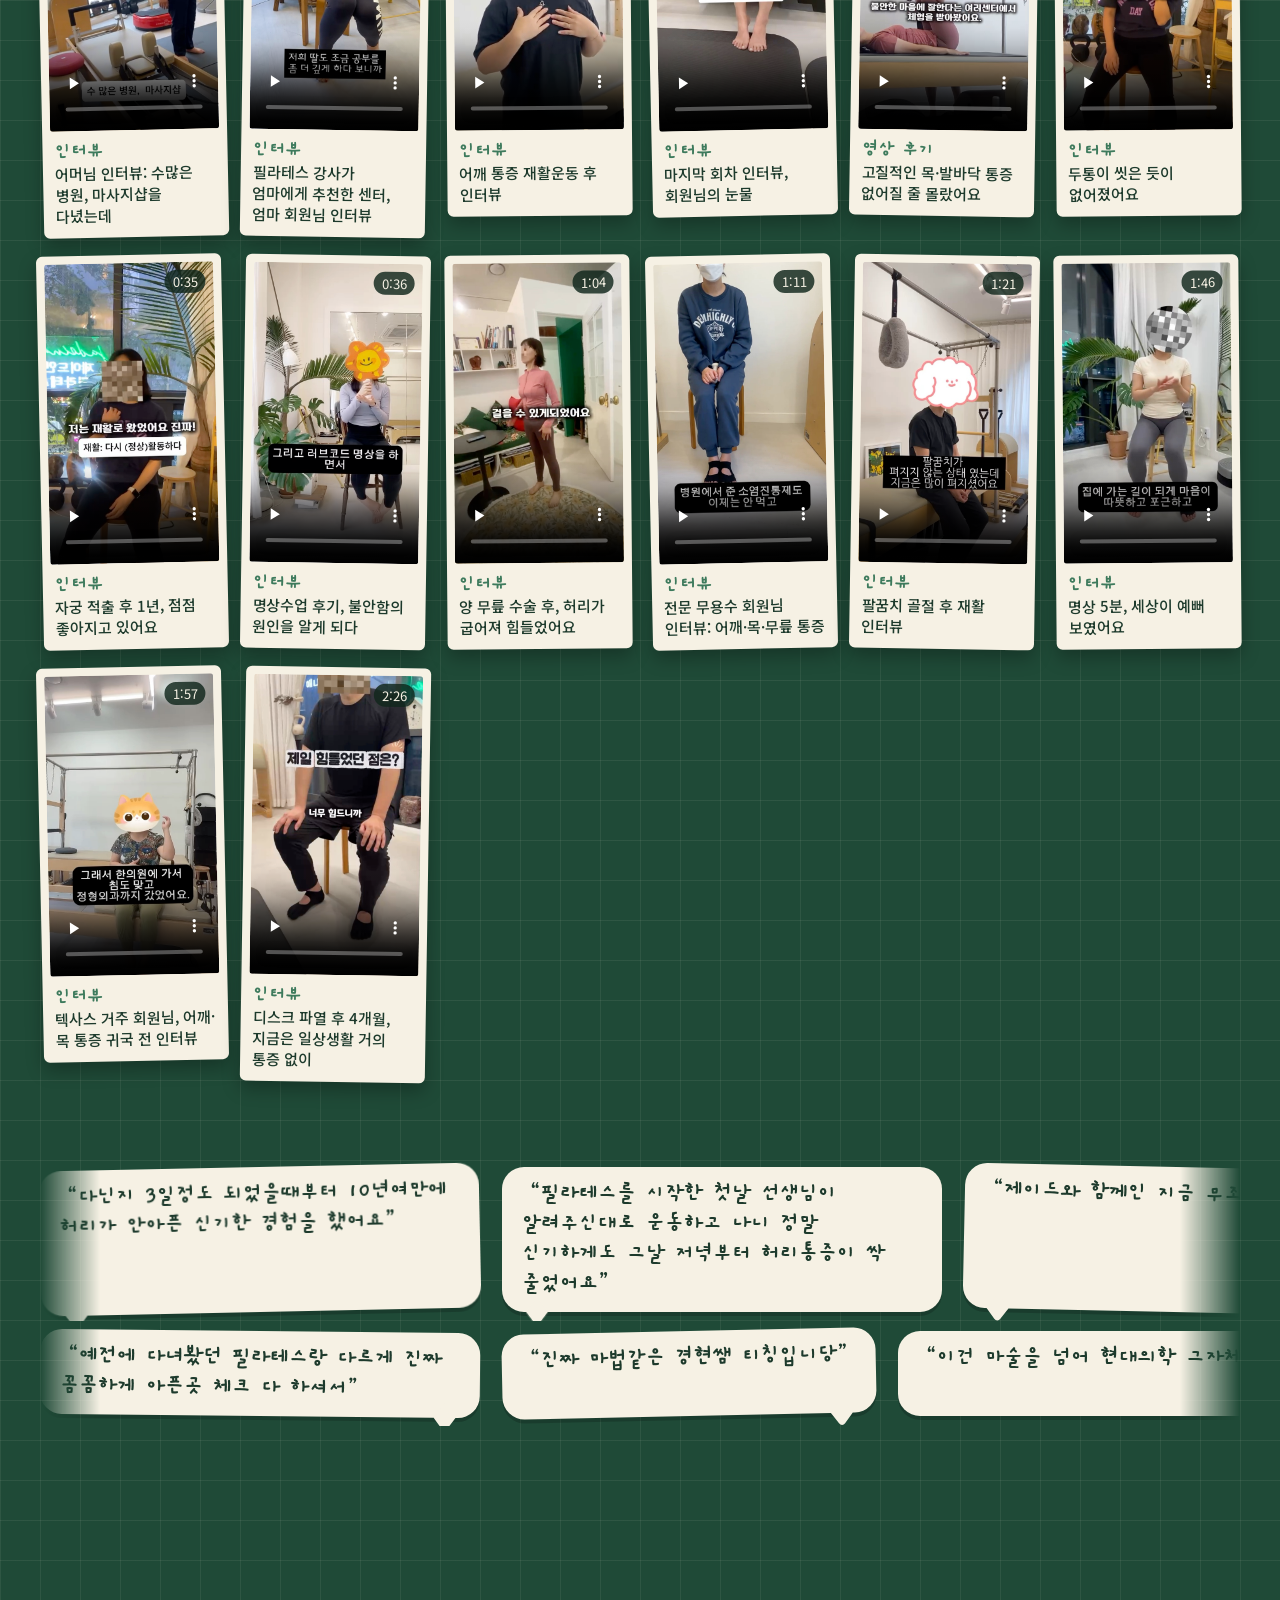
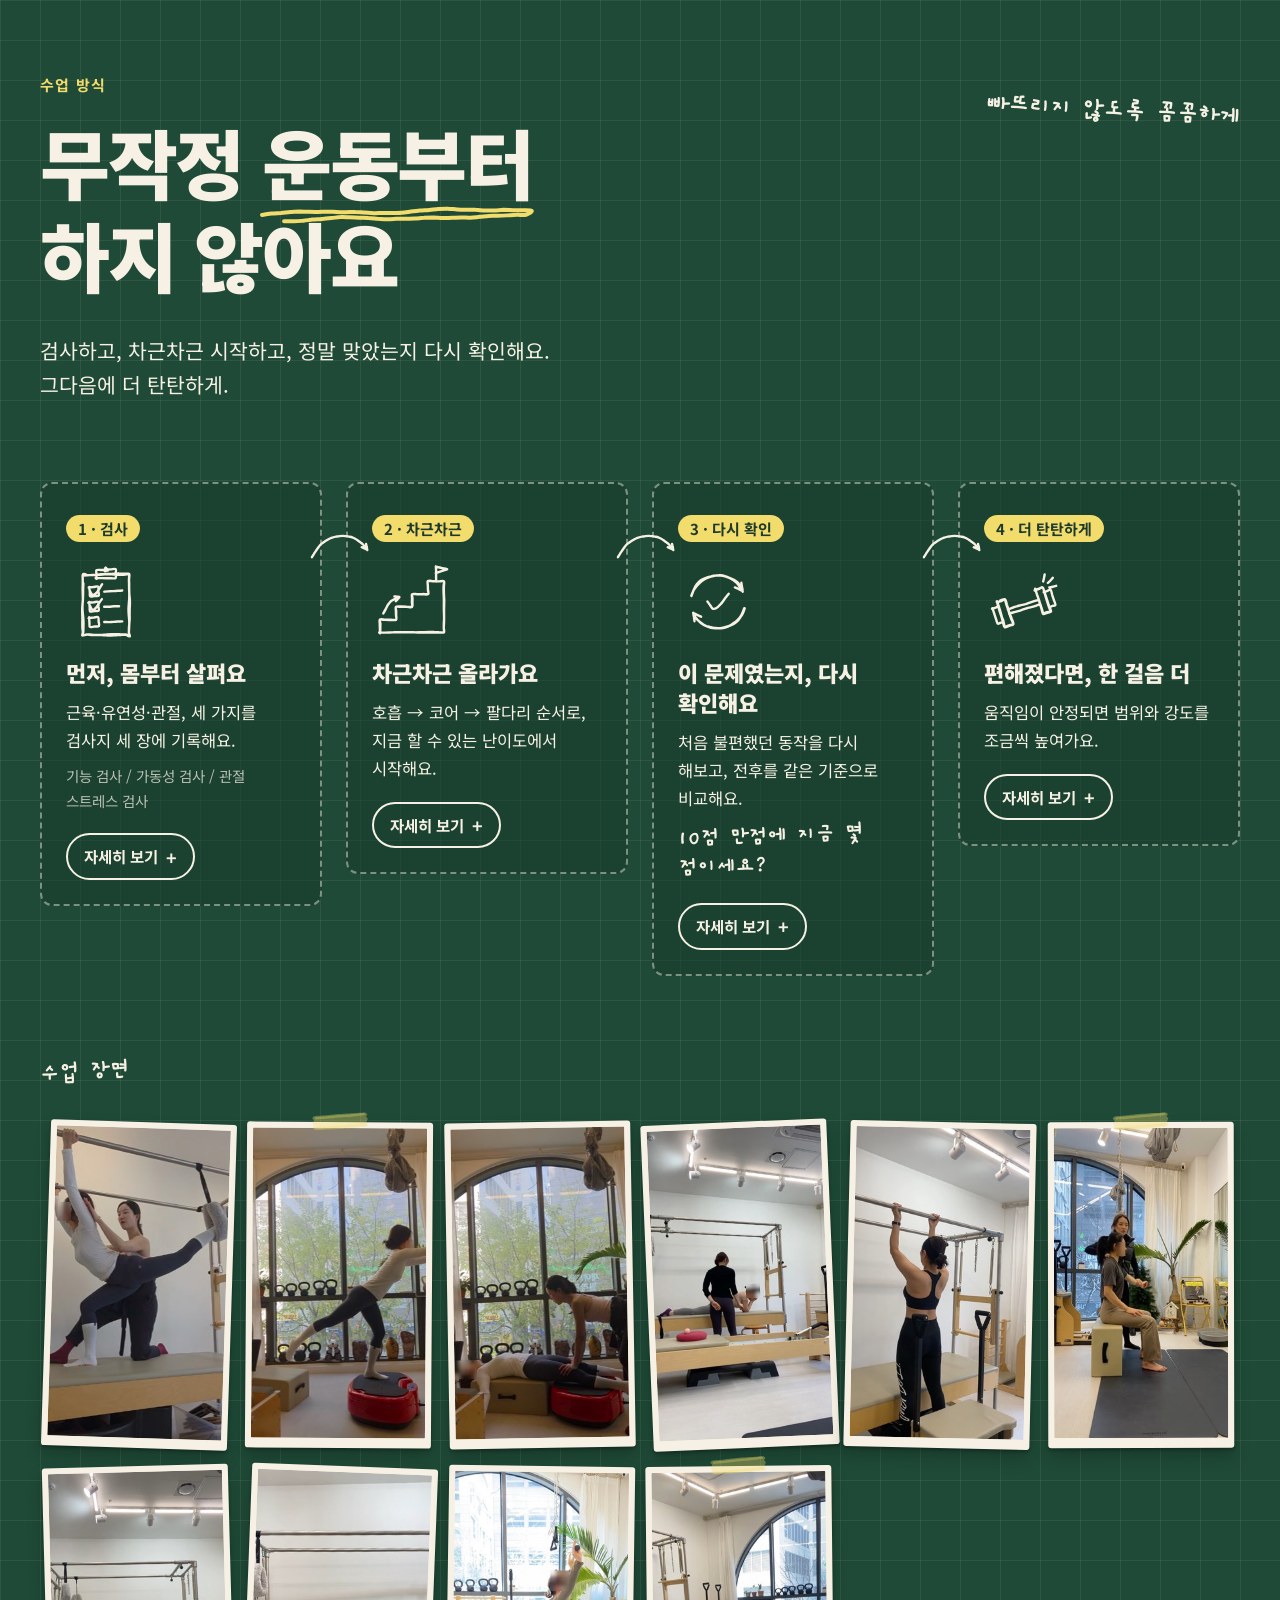
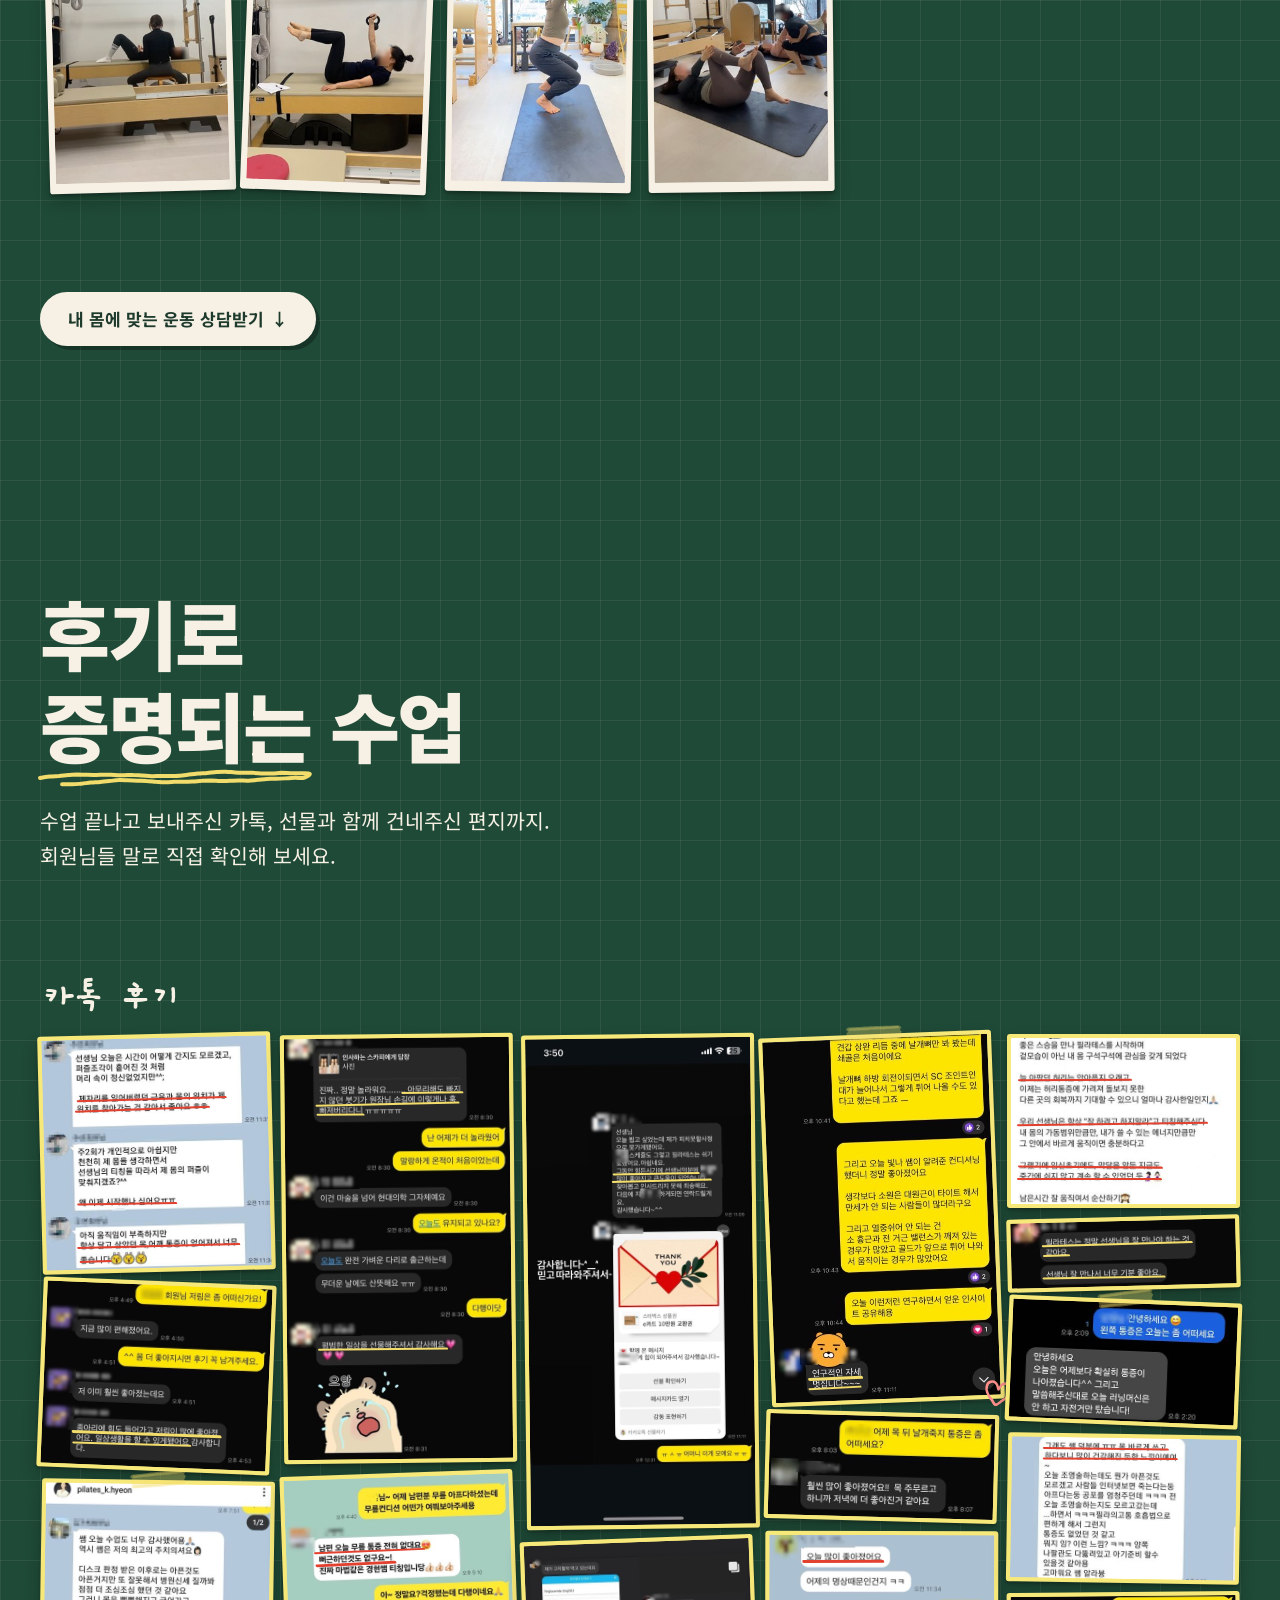
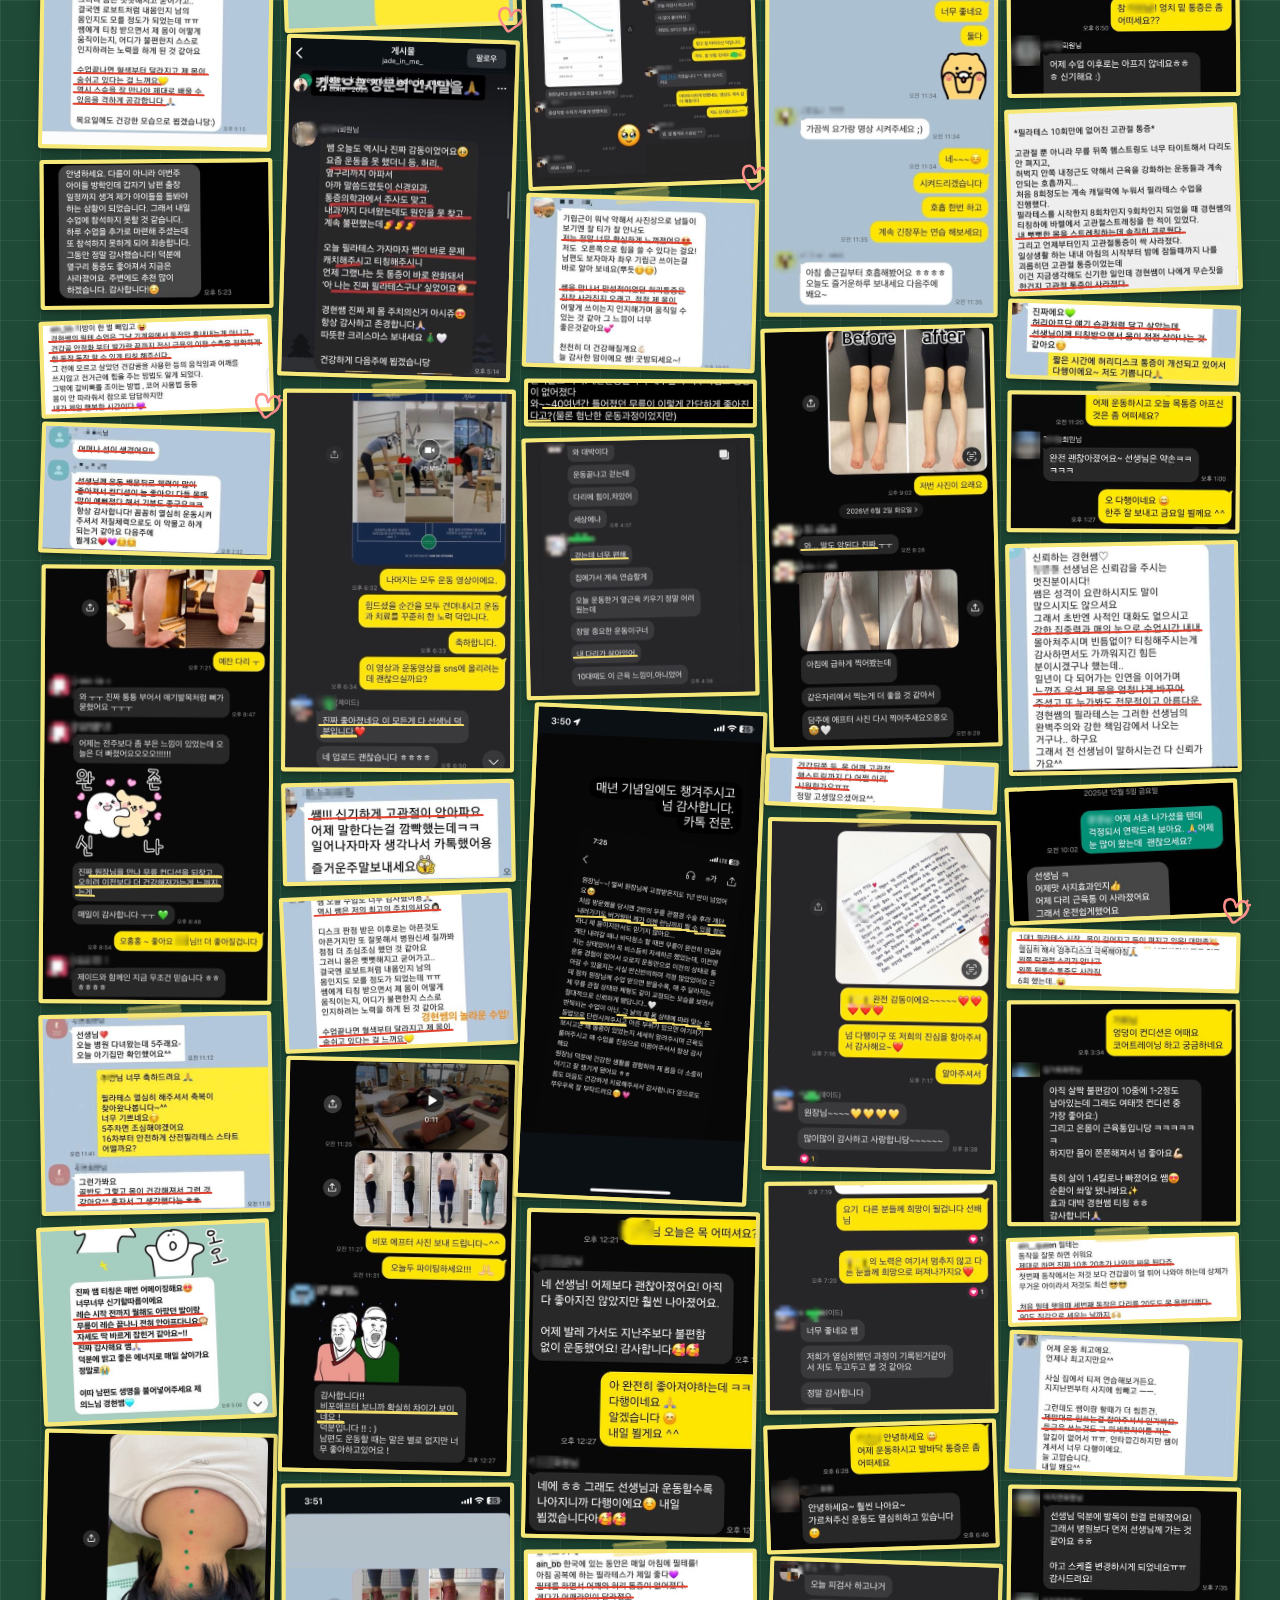
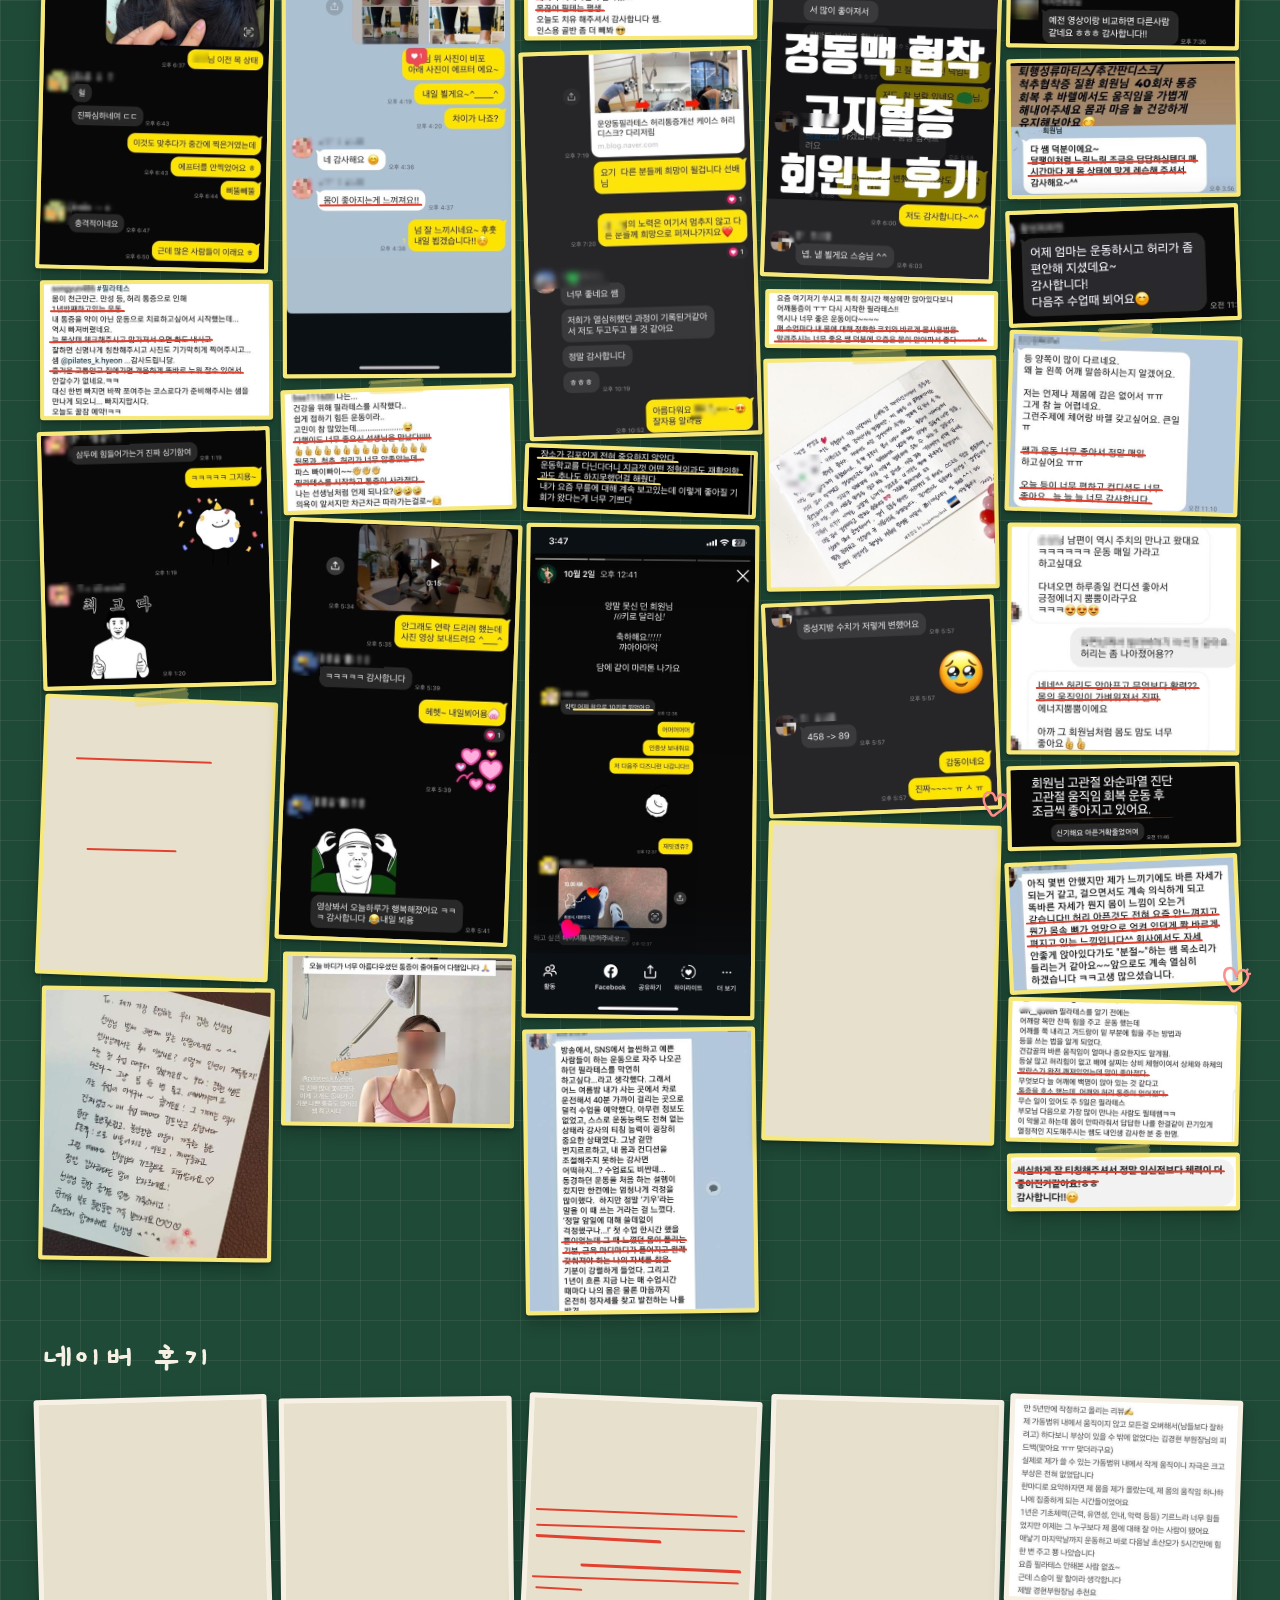
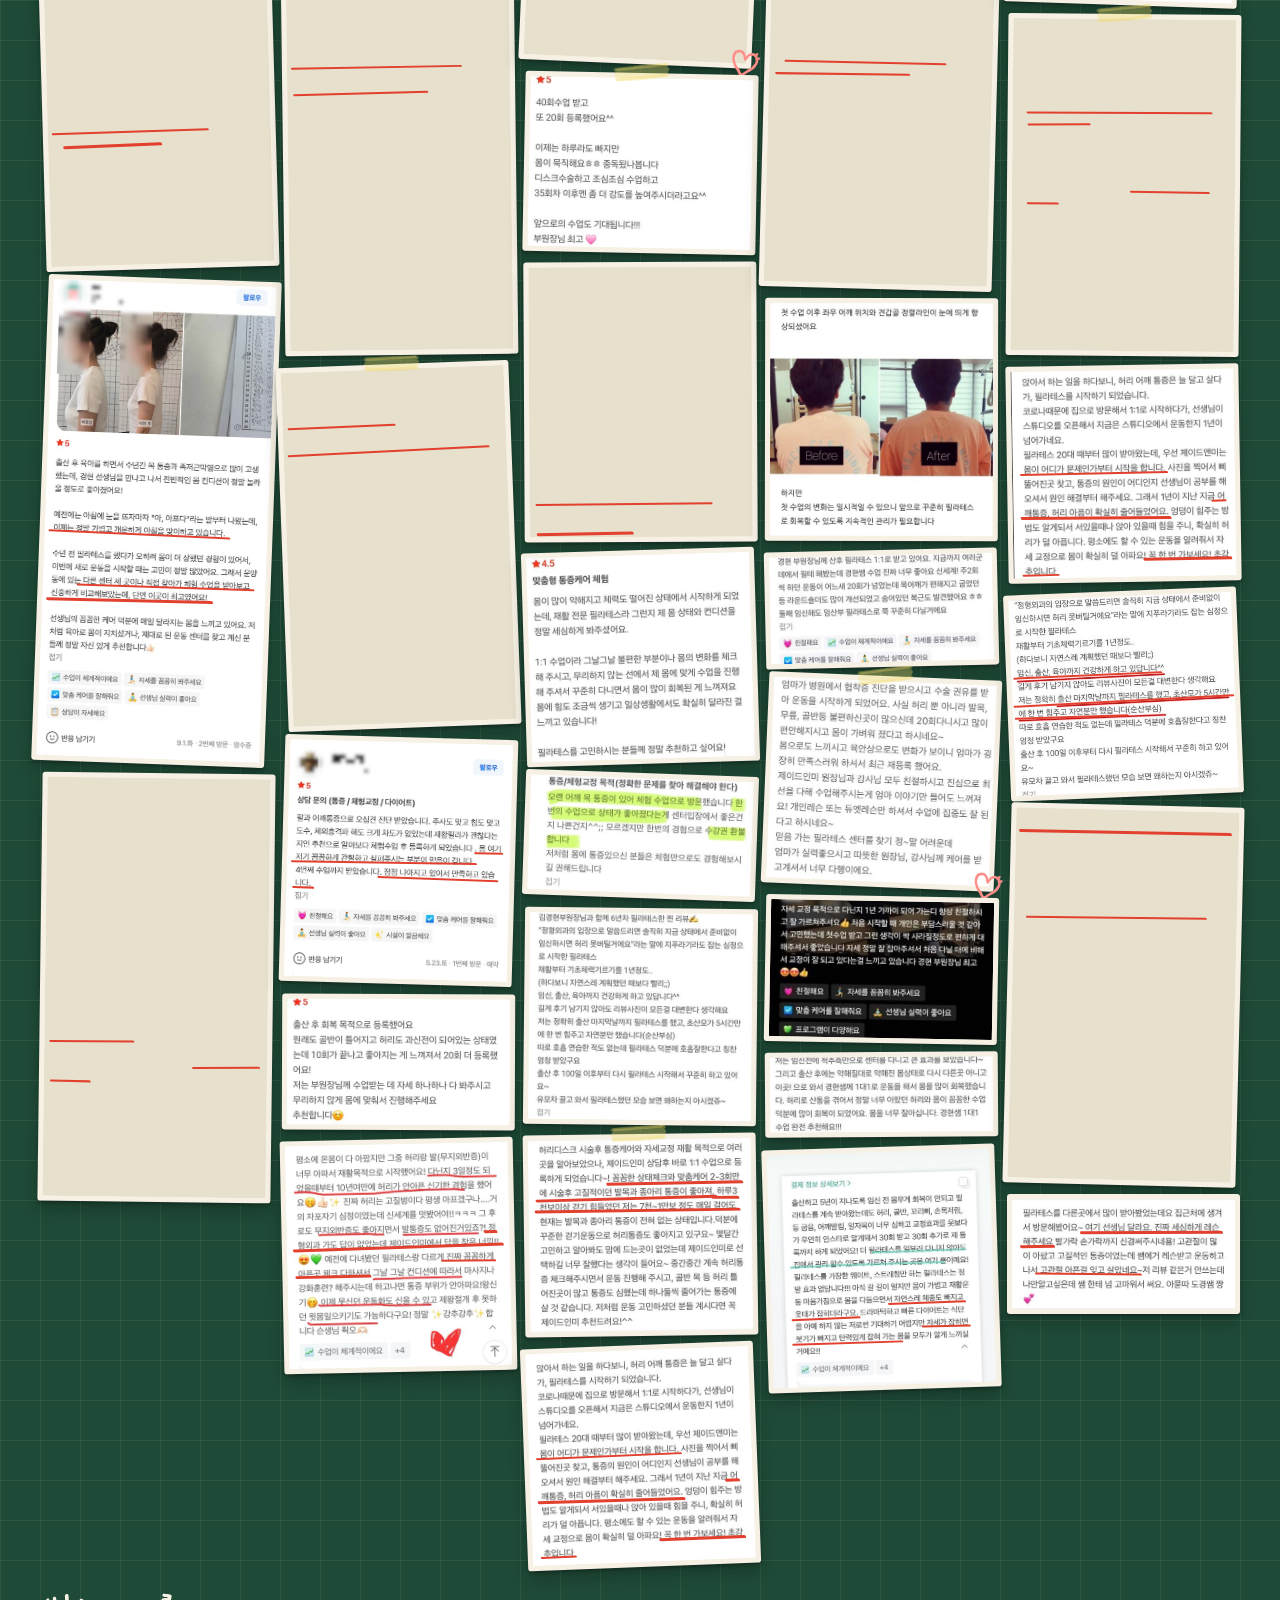
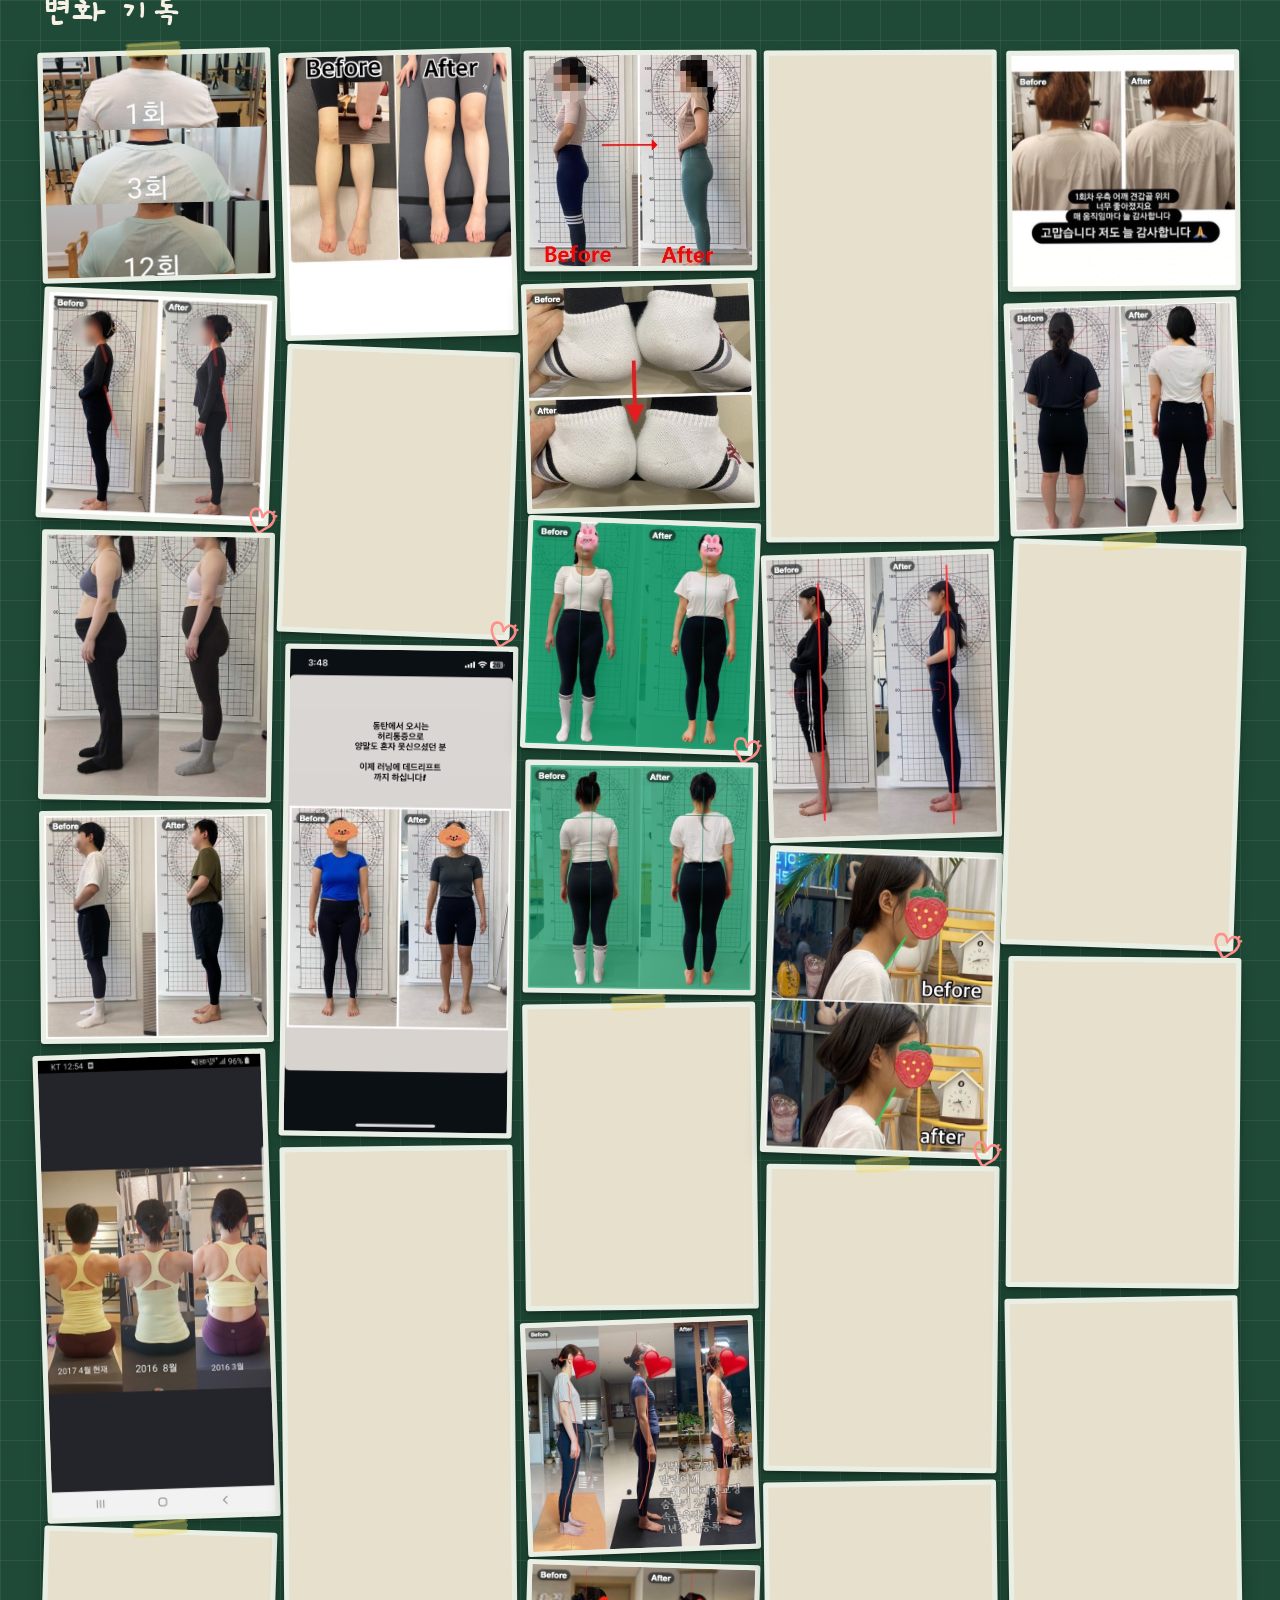
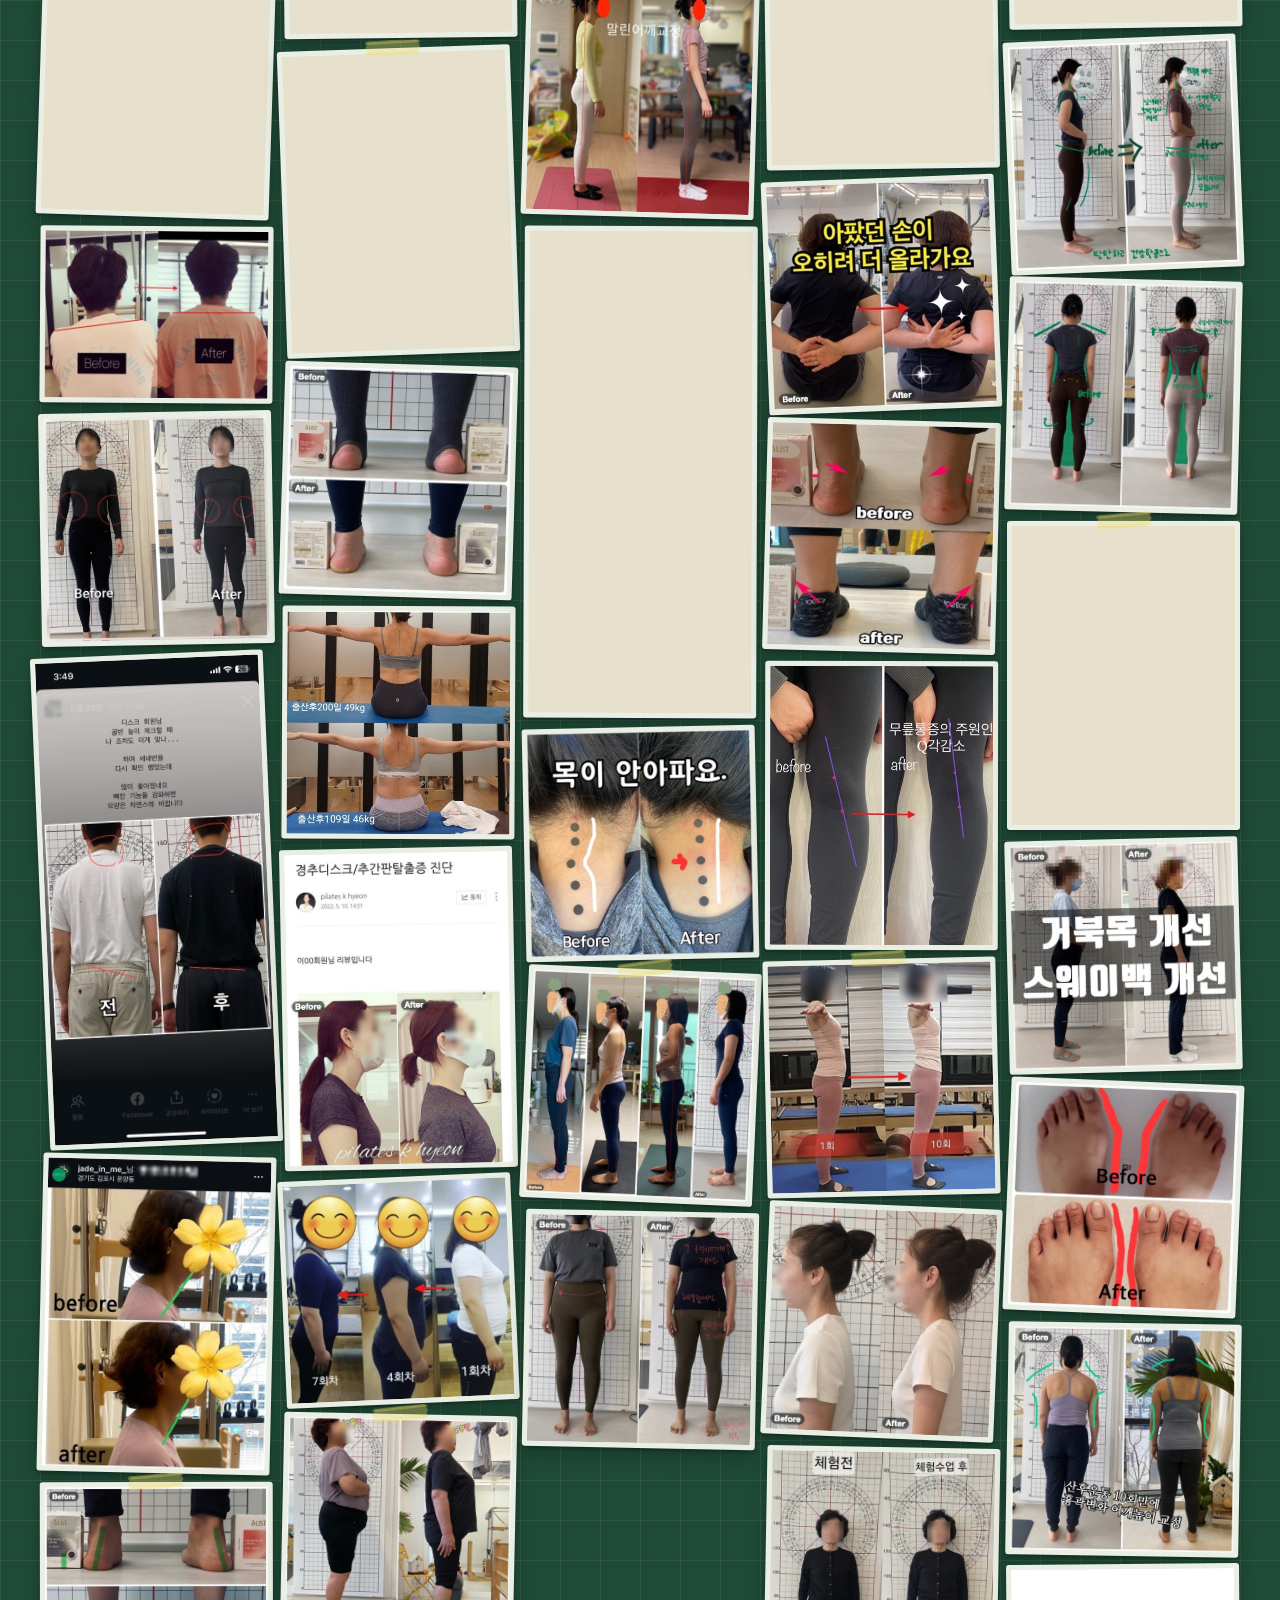
<file: insta/index.html>
<!doctype html><html lang="ko"><head><meta charset="utf-8"><meta name="robots" content="noindex"><title>제이드인미 필라테스</title>
<meta http-equiv="refresh" content="0; url=../landing-v2/index.html?utm_source=instagram&utm_medium=profile">
<script>(function(){var q='utm_source=instagram&utm_medium=profile',n=(location.search.match(/[?&]n=([^&#]+)/)||[])[1]||location.hash.slice(1);if(n&&q.indexOf('naver_blog')>-1){try{n=decodeURIComponent(n)}catch(e){}q+='&utm_campaign='+encodeURIComponent(n.slice(0,40));}location.replace('../landing-v2/index.html?'+q);})();</script>
</head><body><a href="../landing-v2/index.html?utm_source=instagram&utm_medium=profile">제이드인미 필라테스로 이동</a></body></html>
</file>
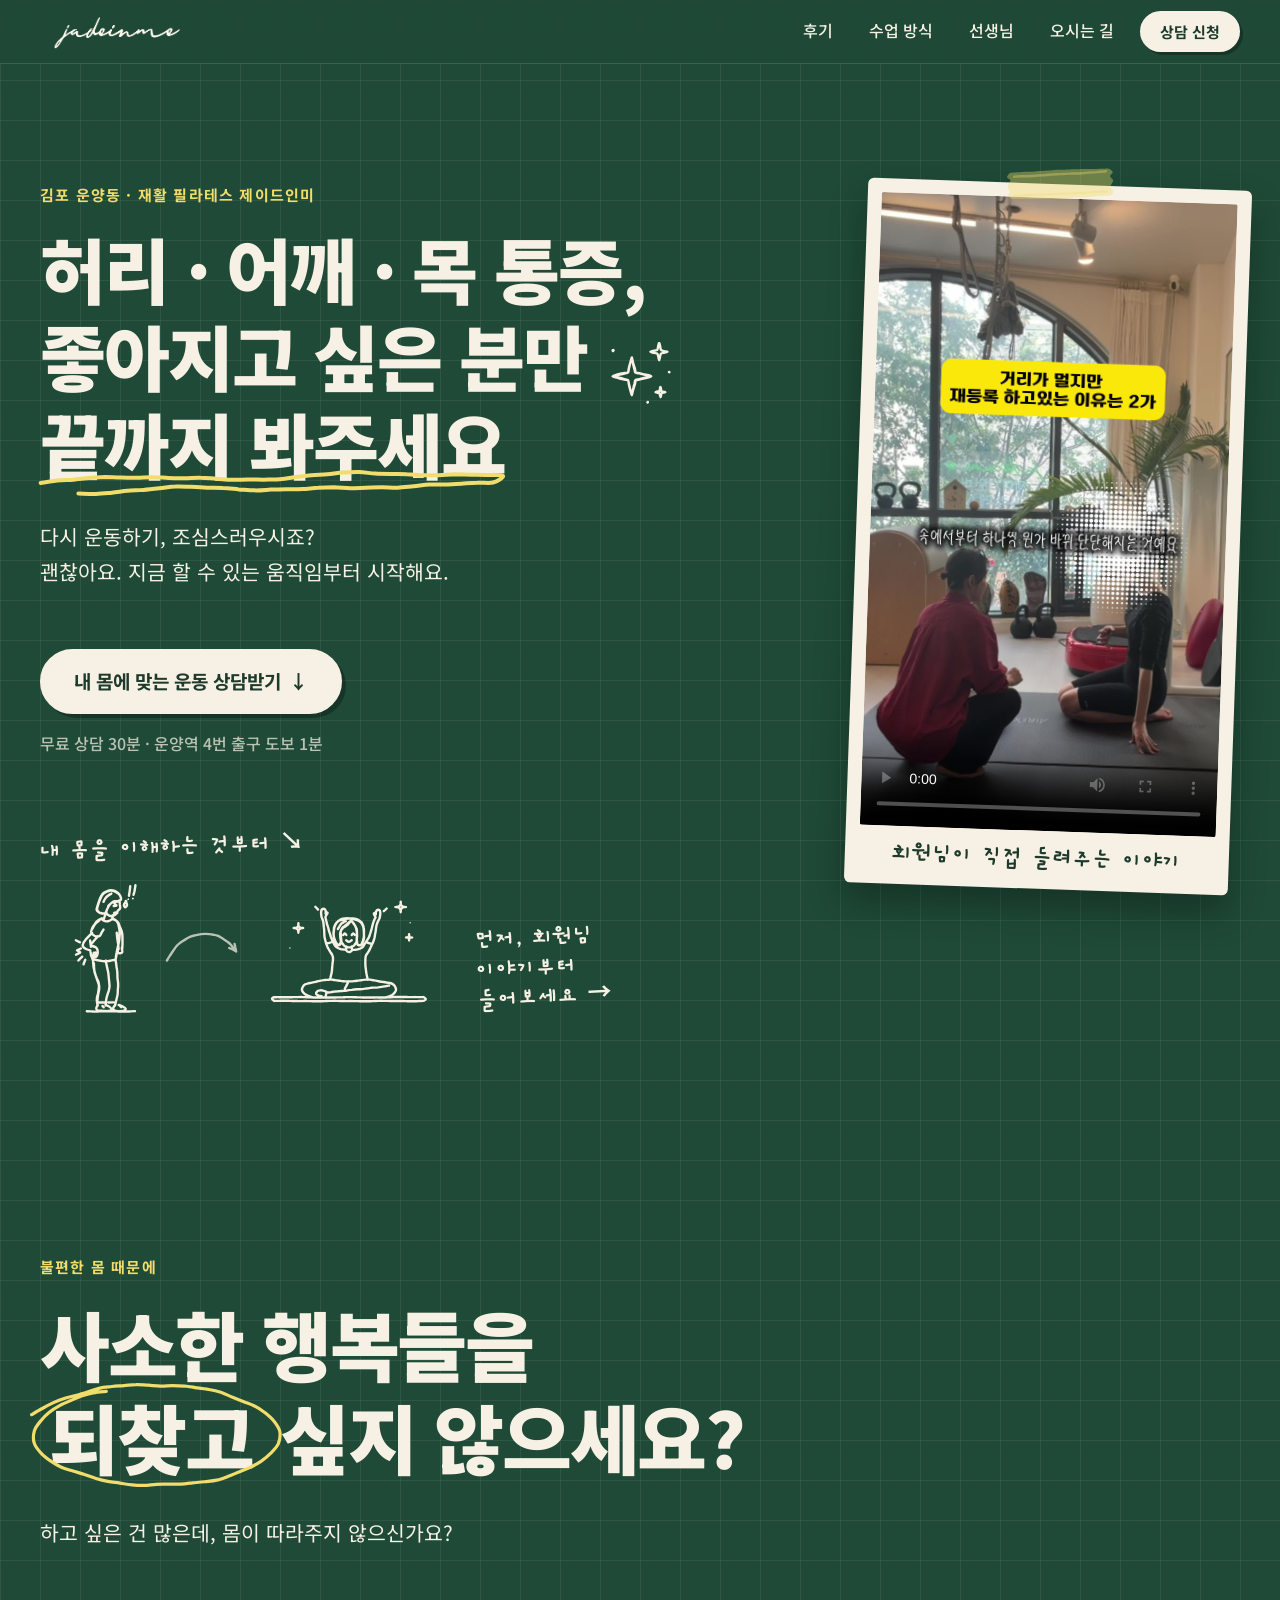
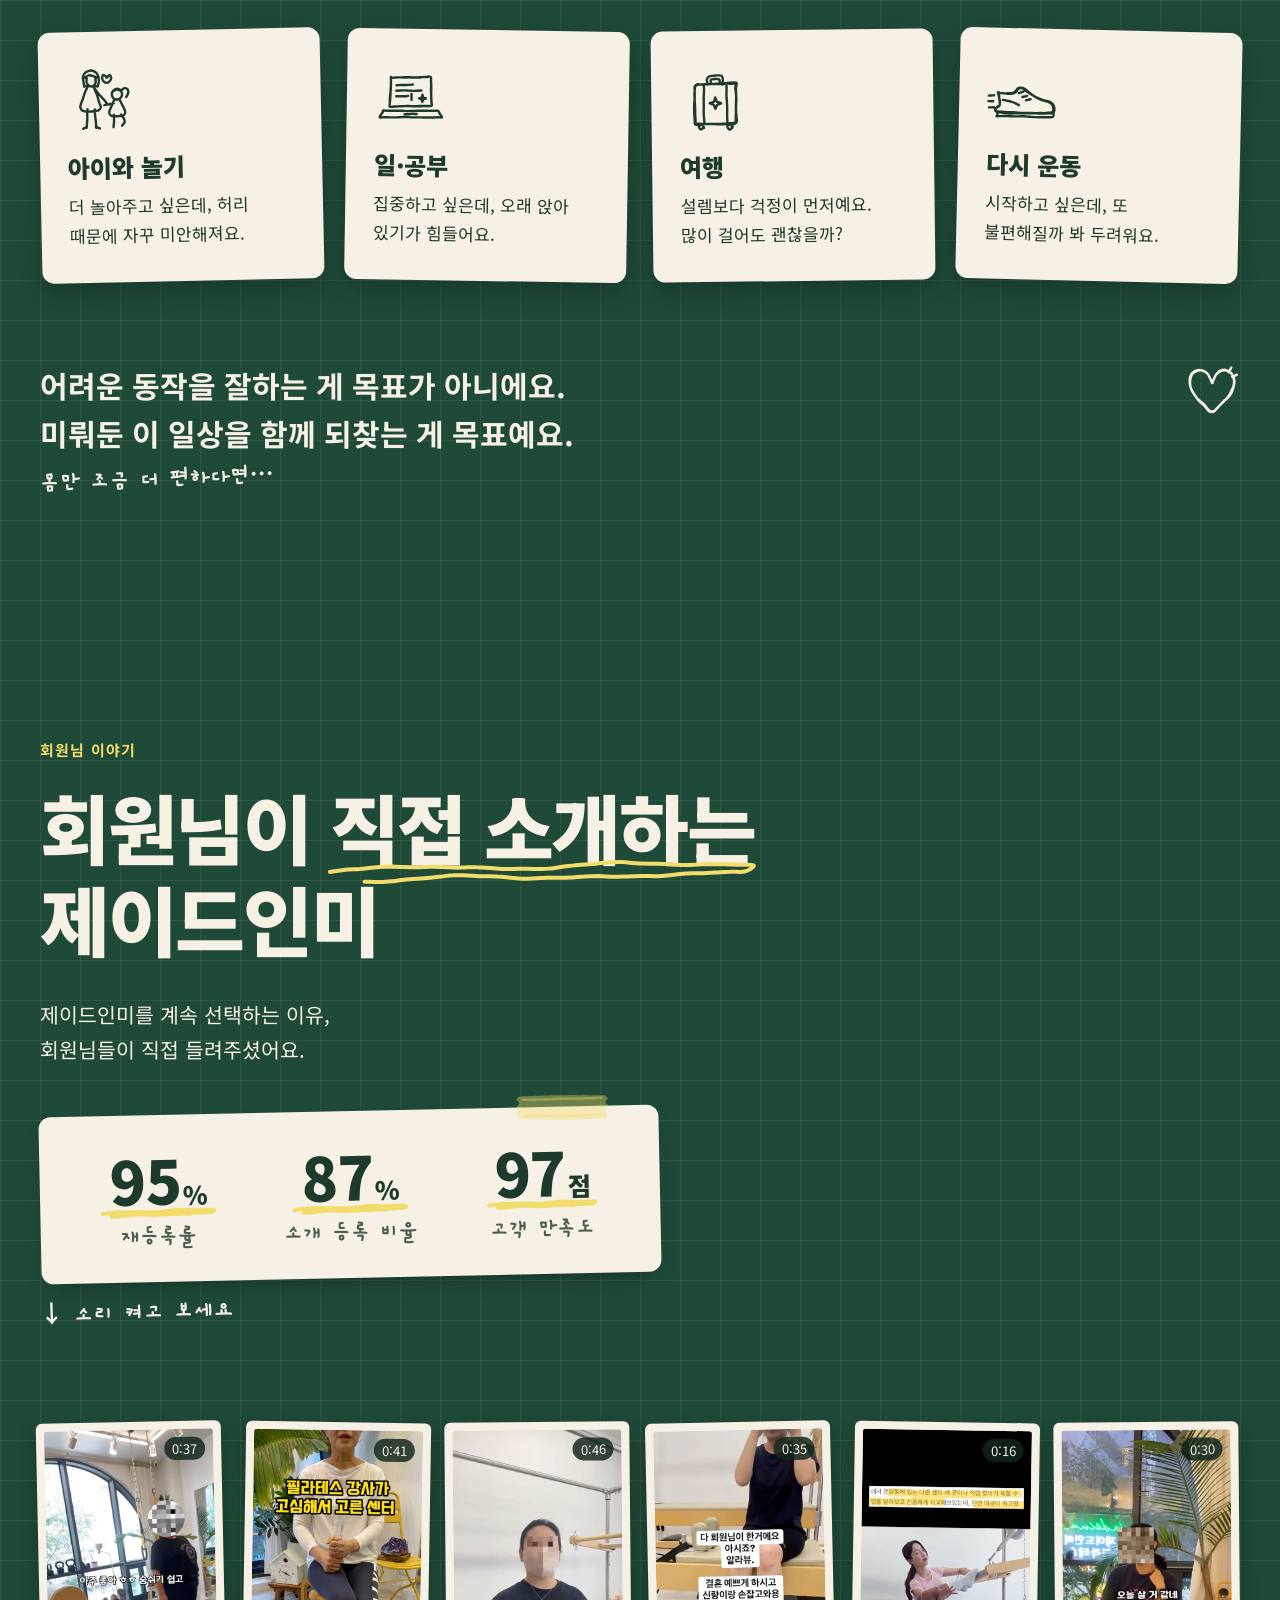
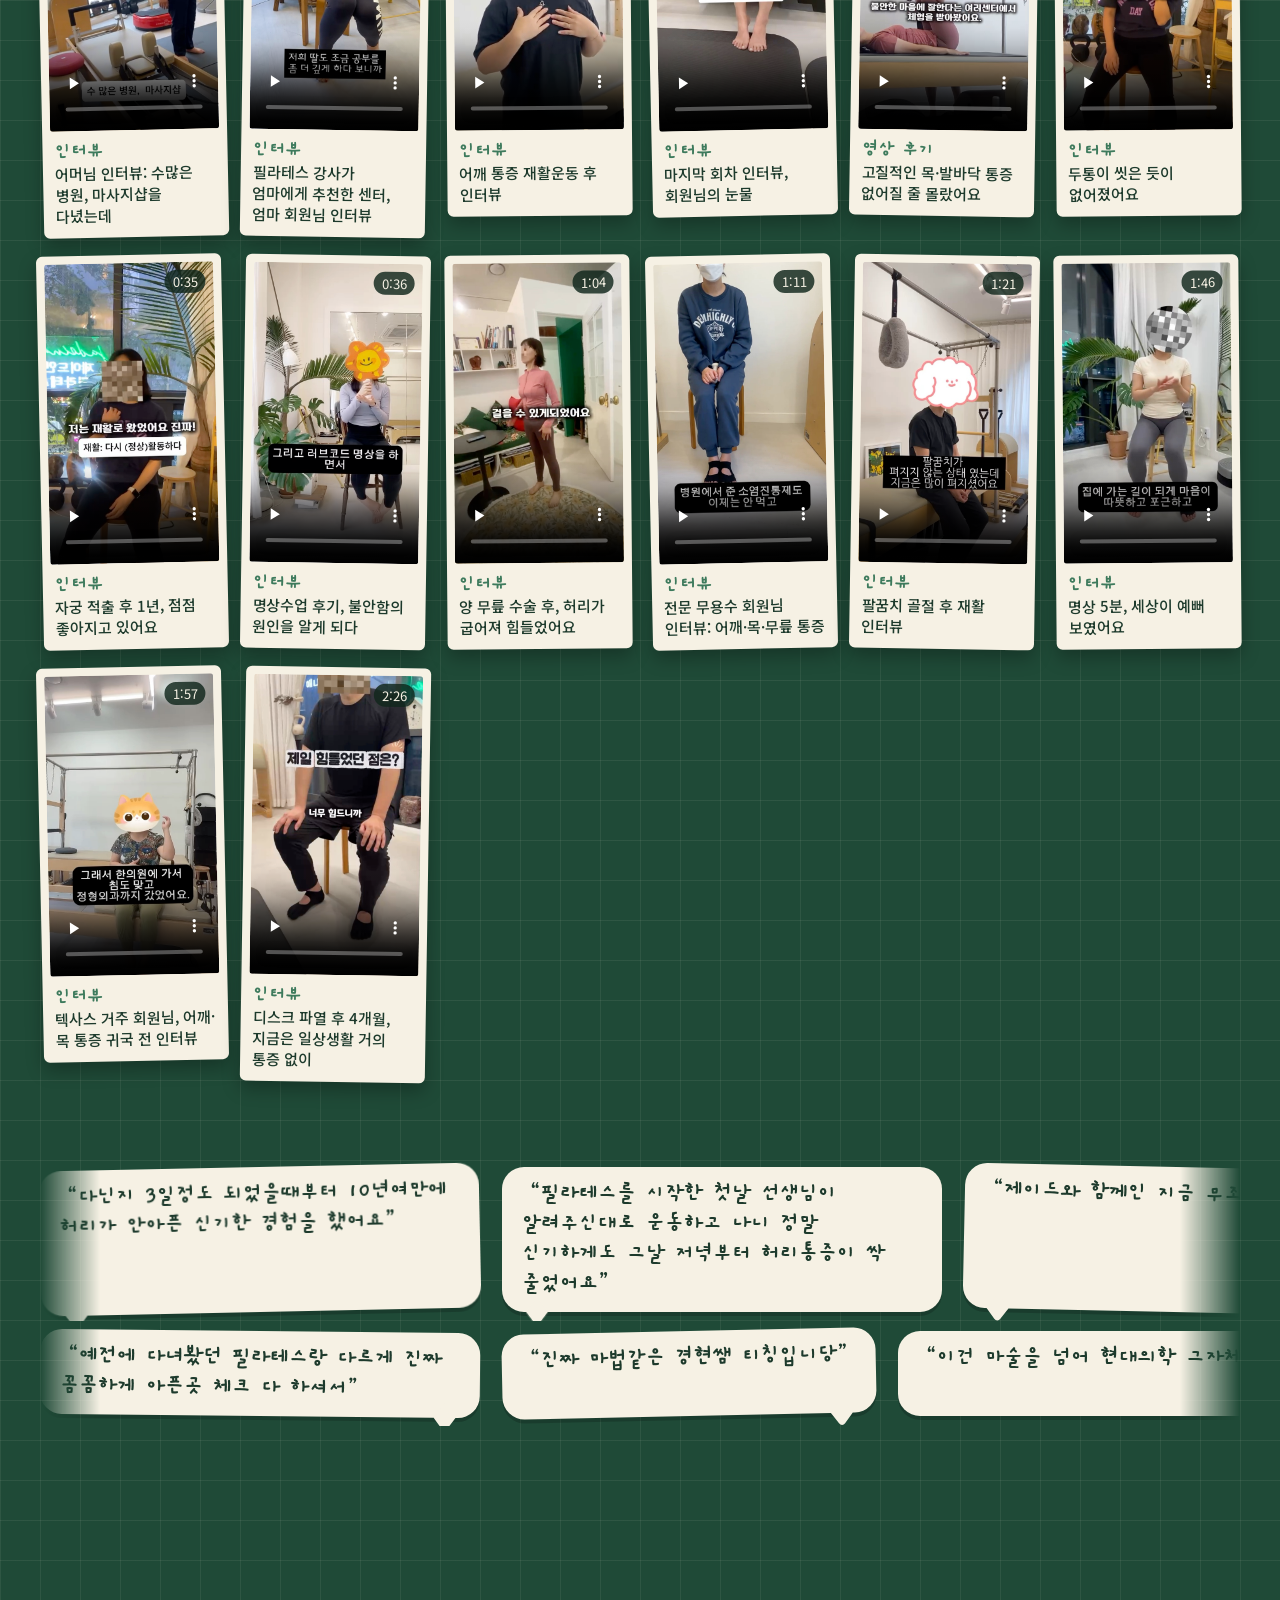
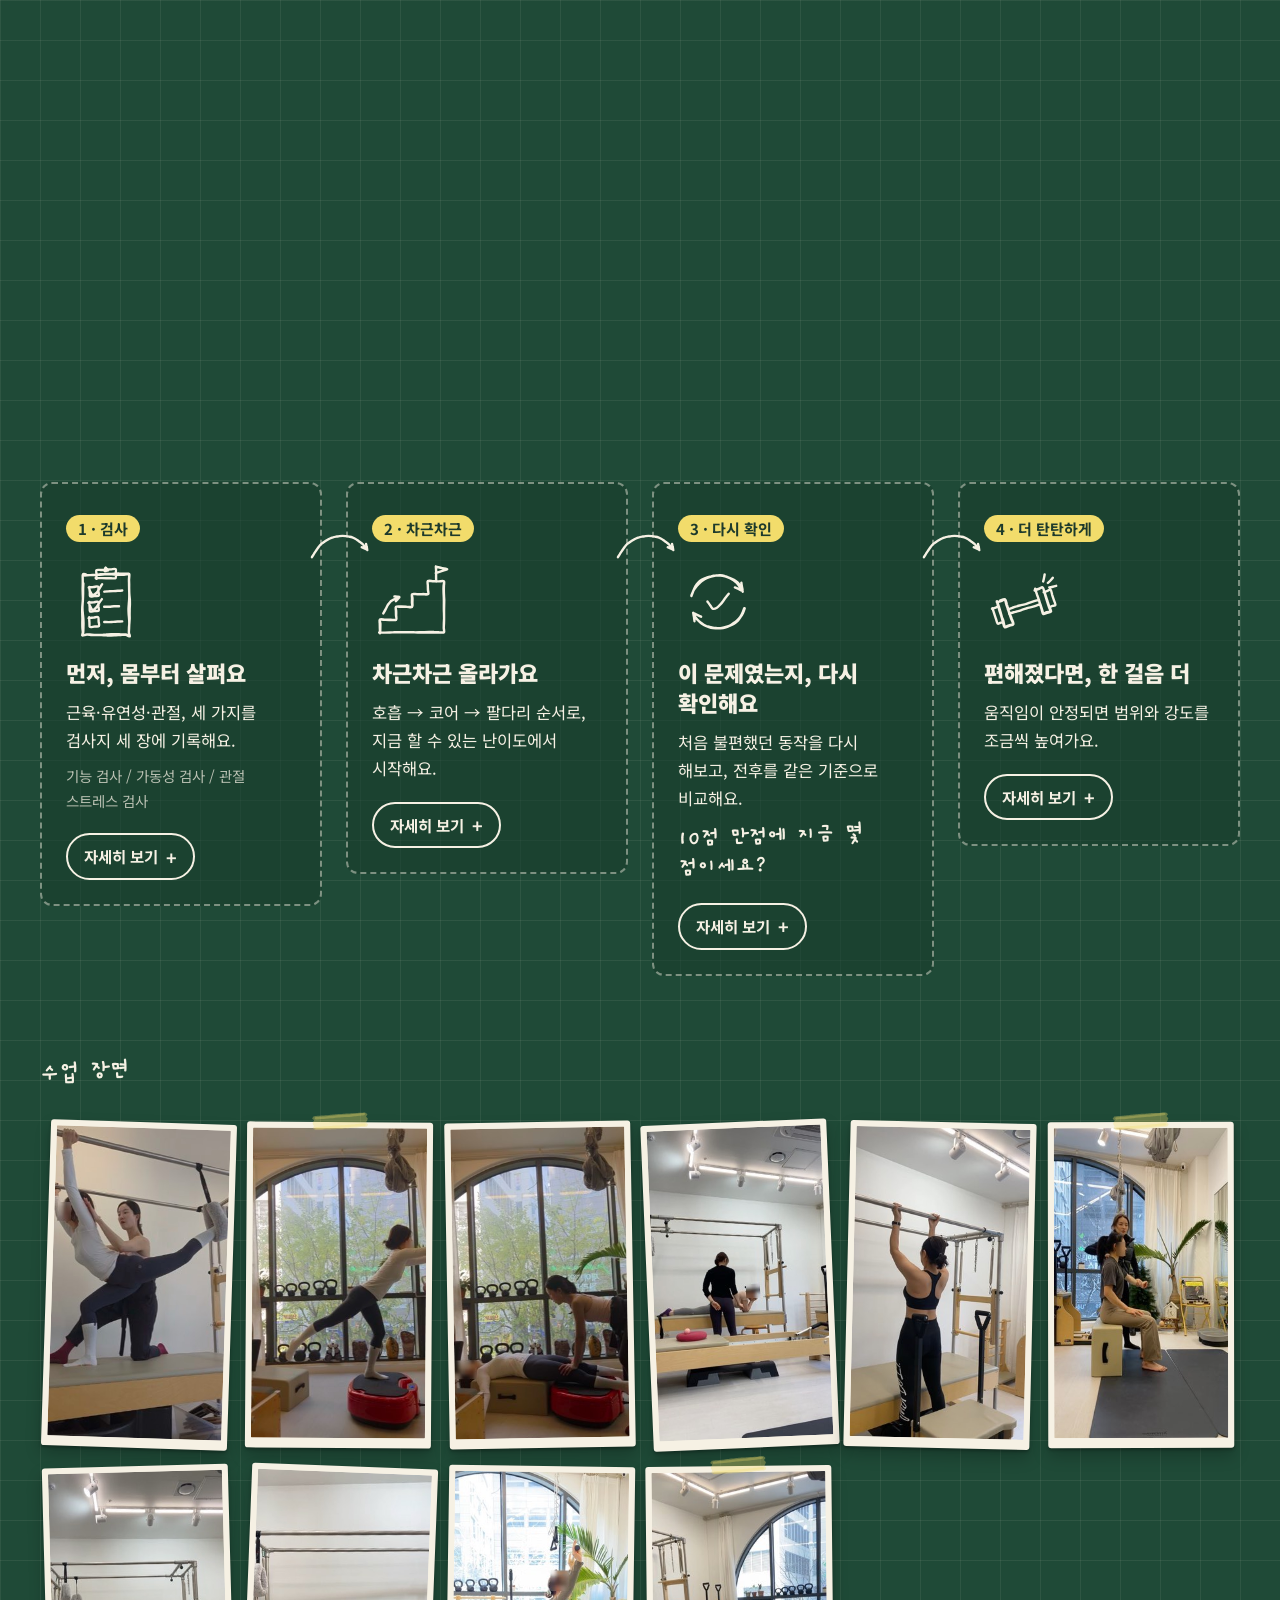
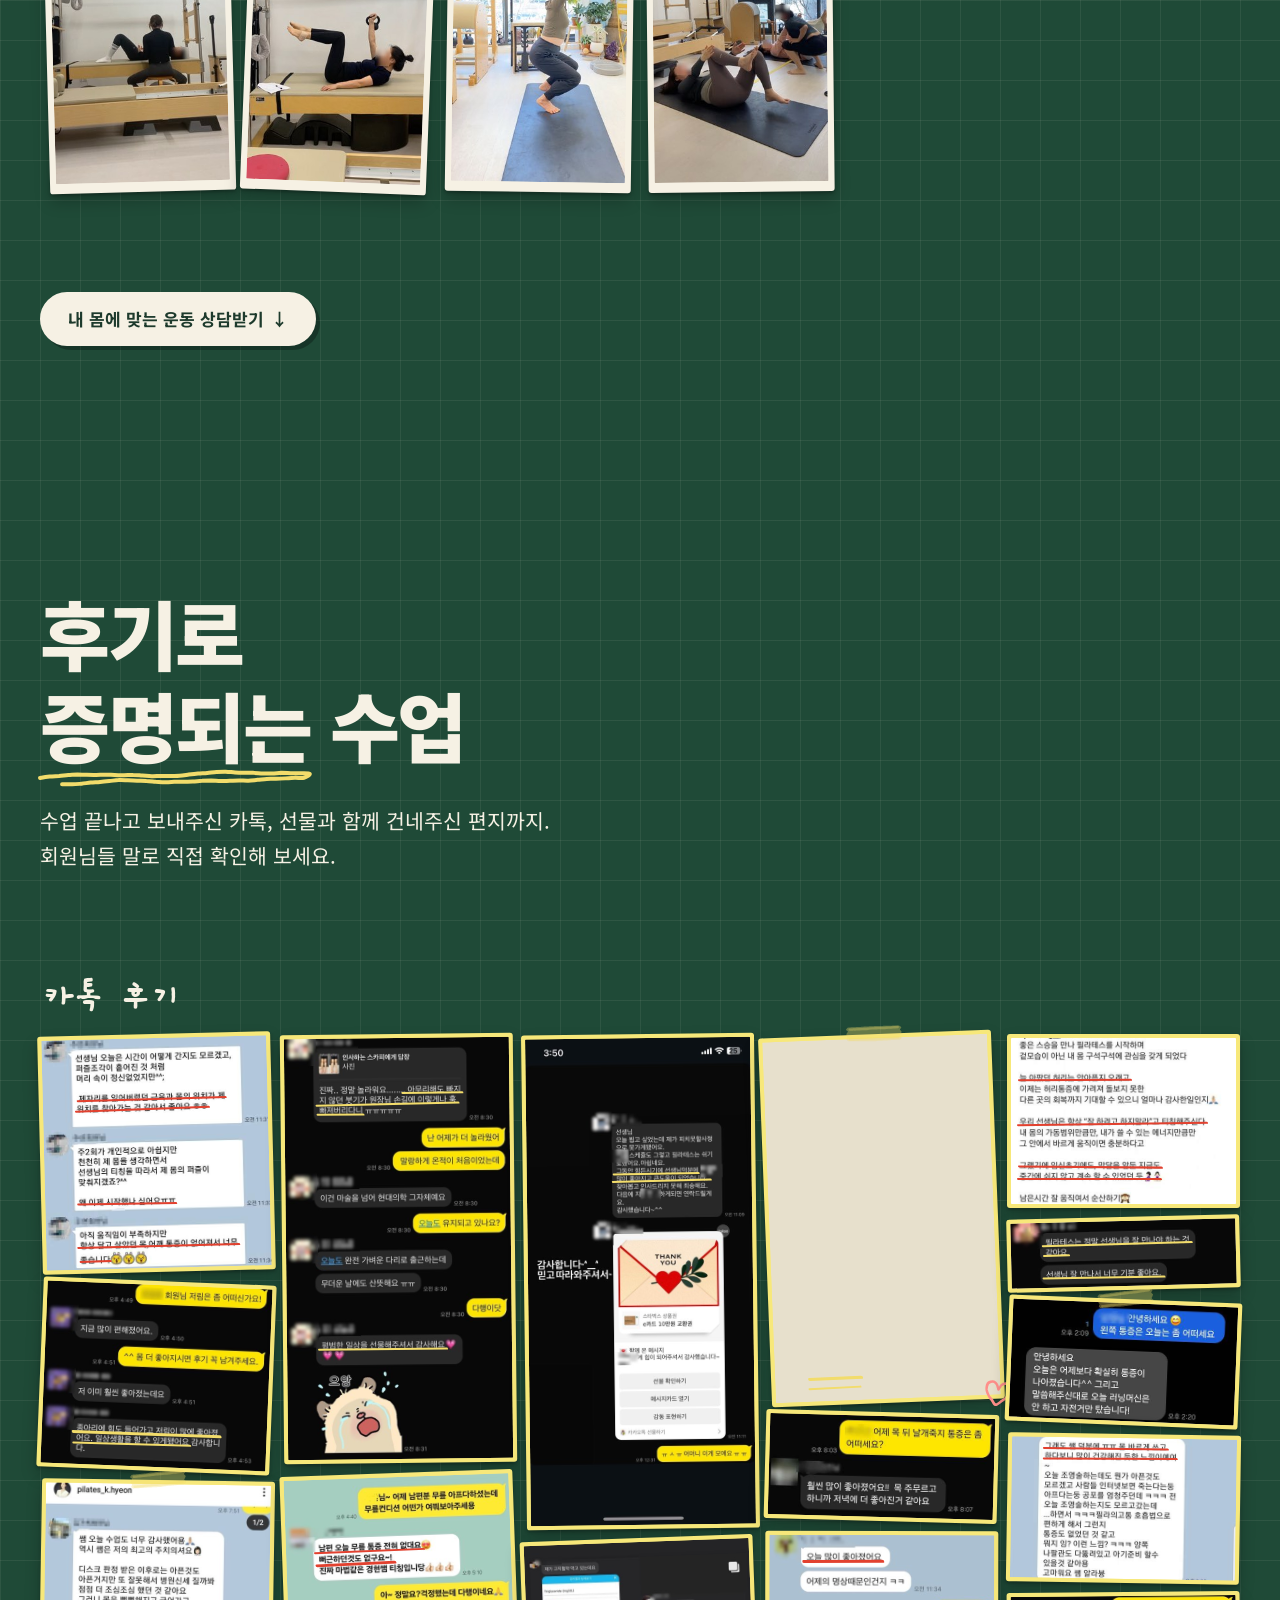
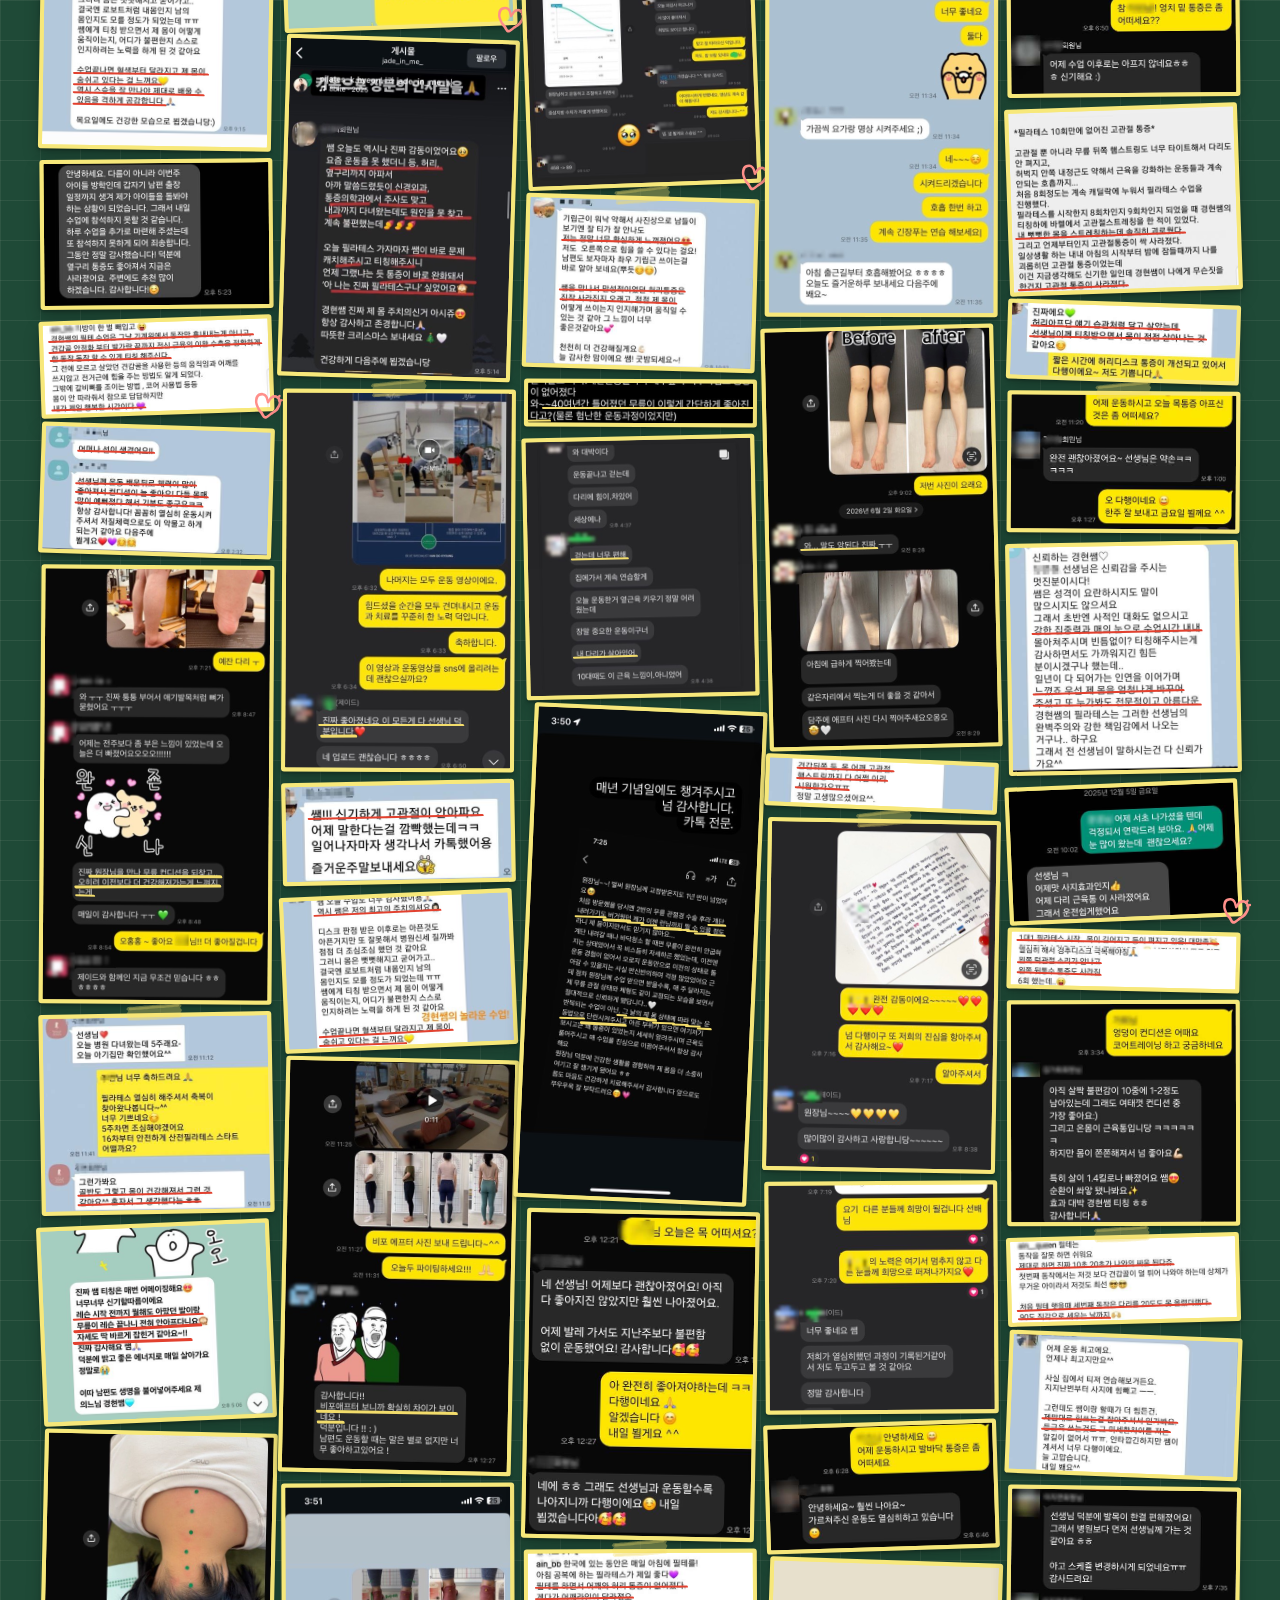
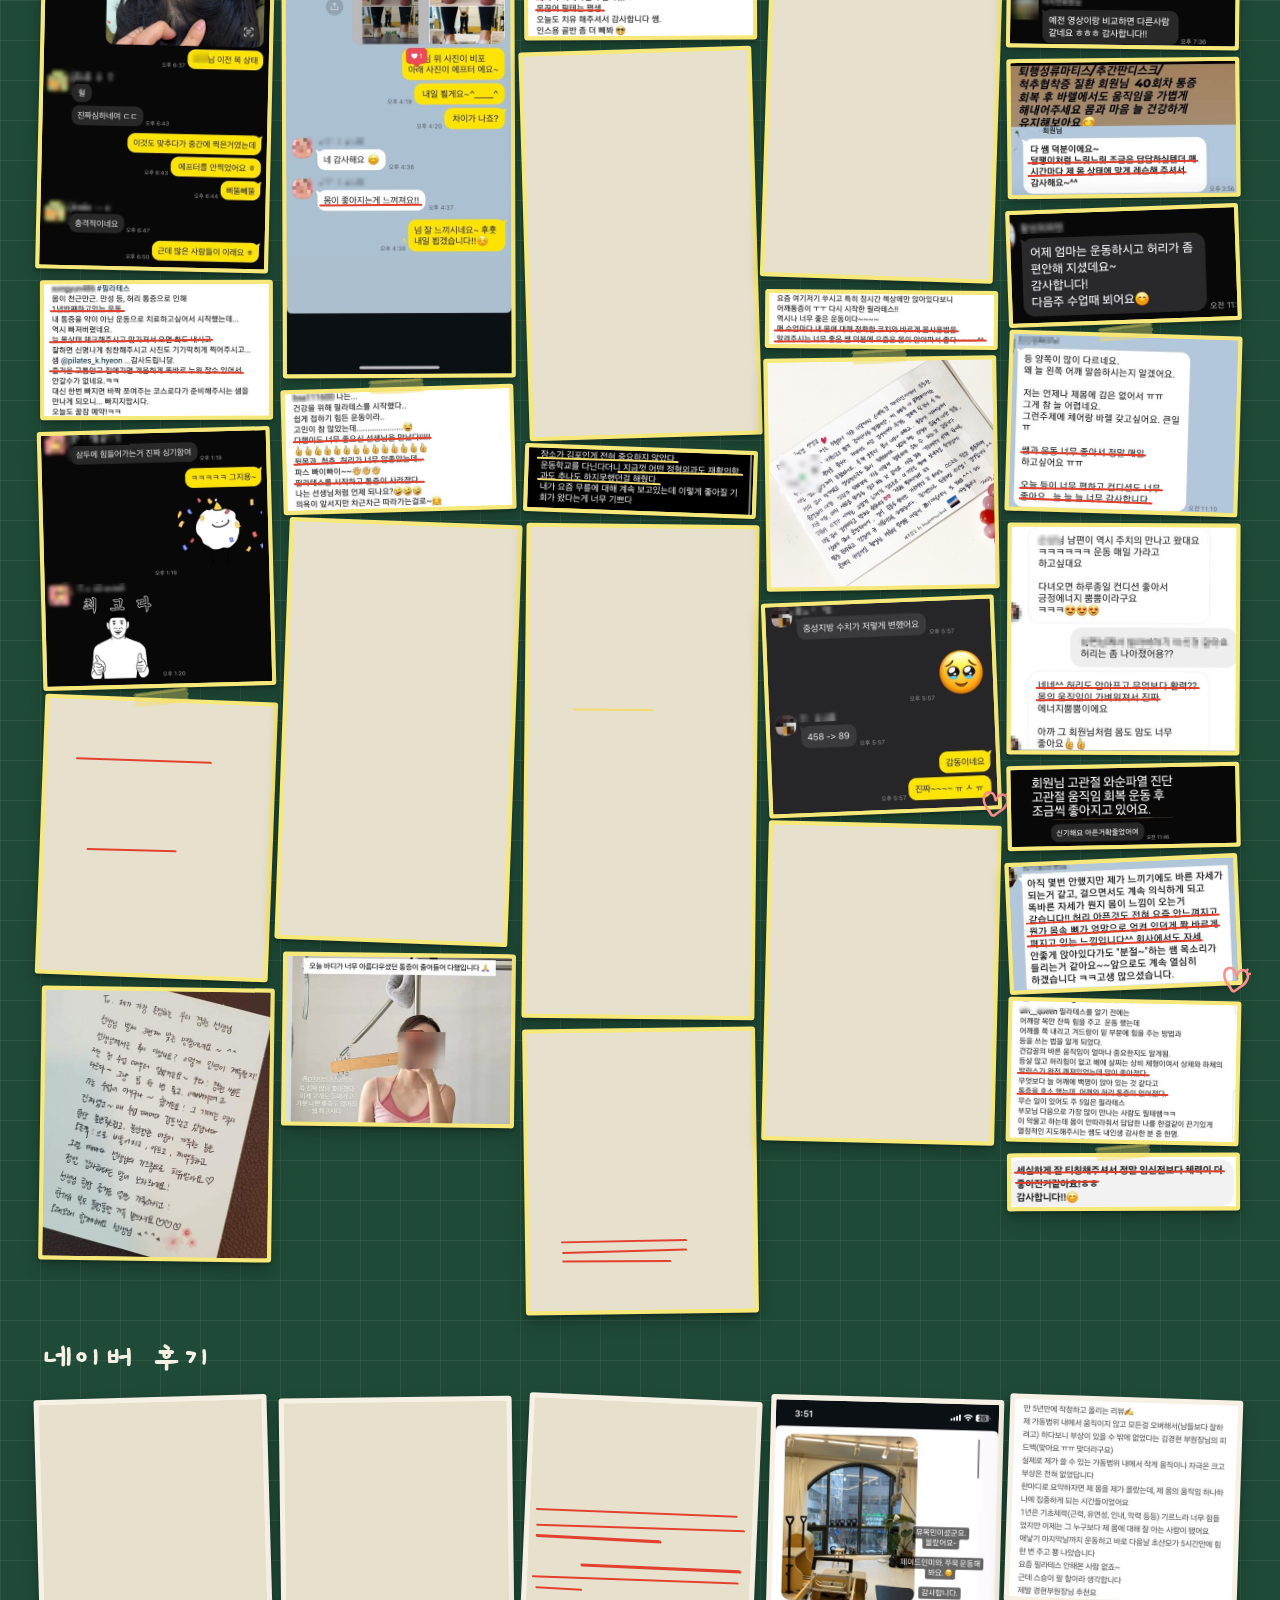
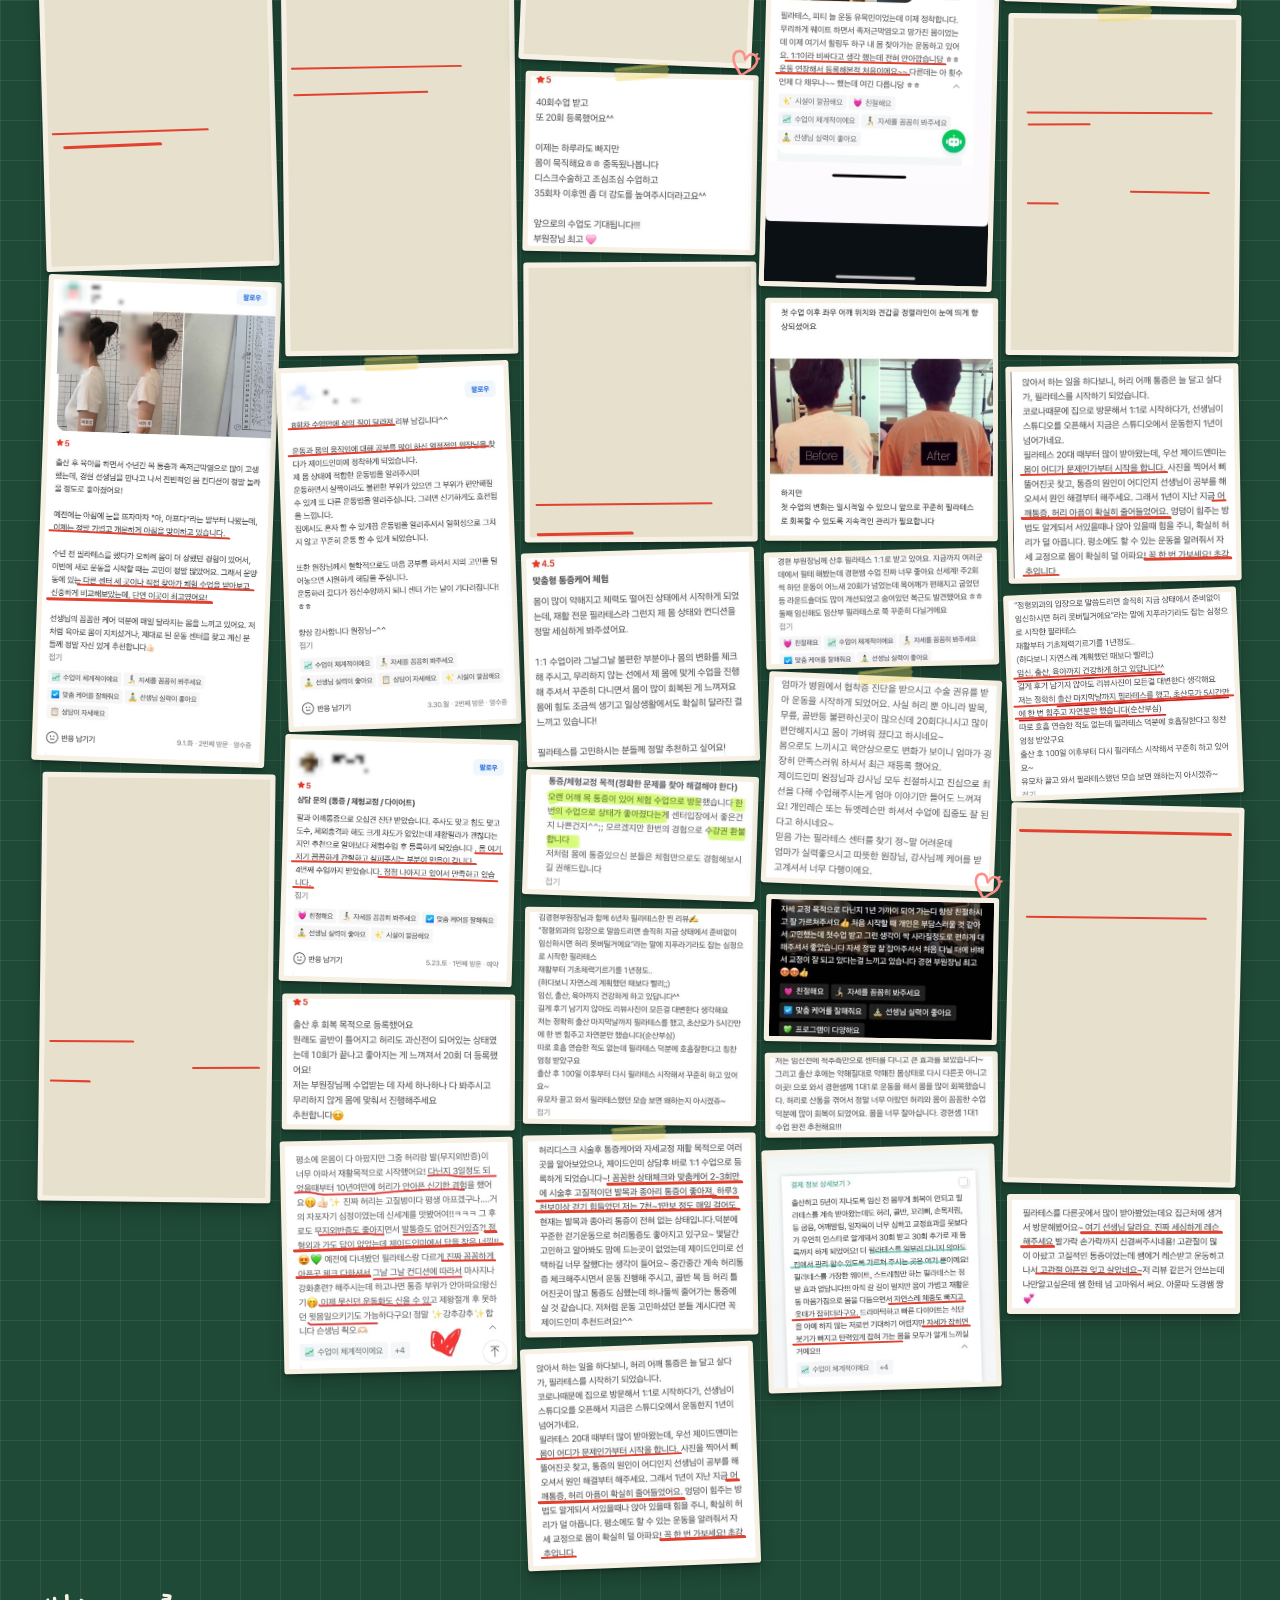
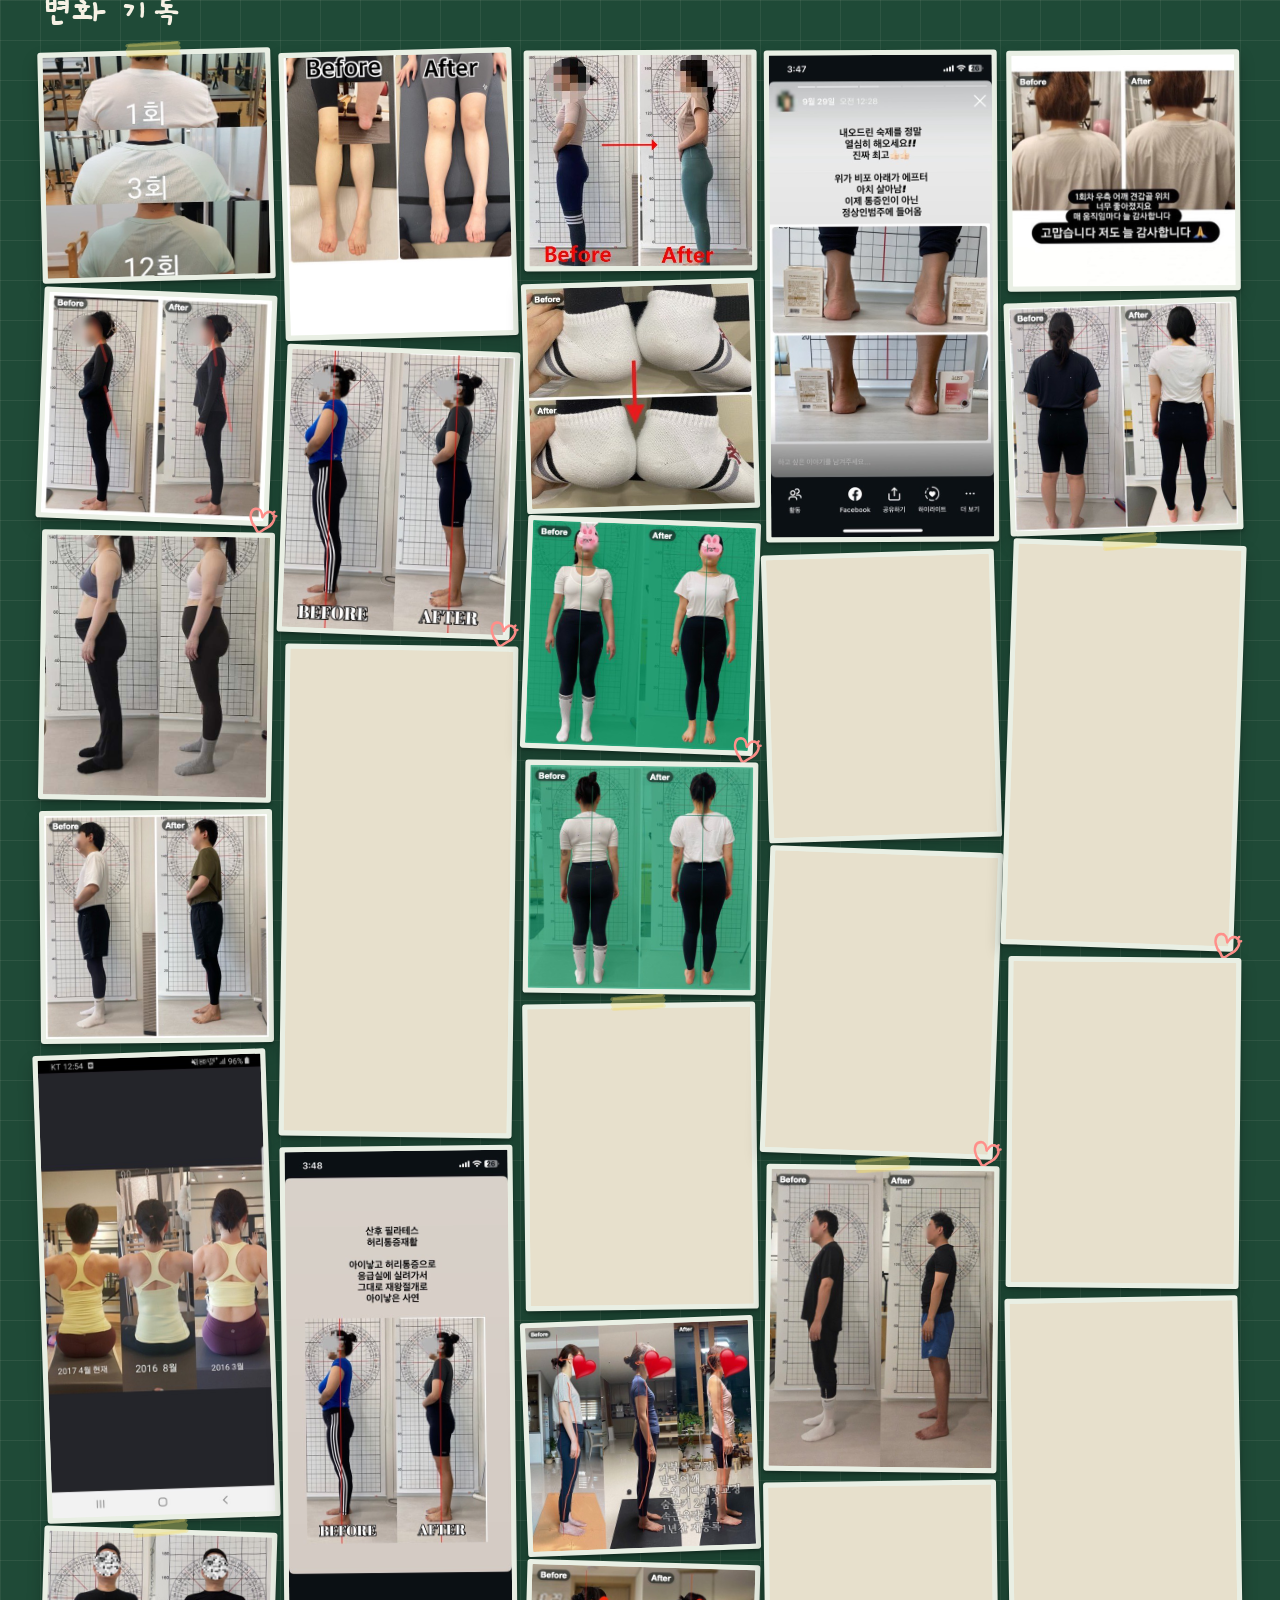
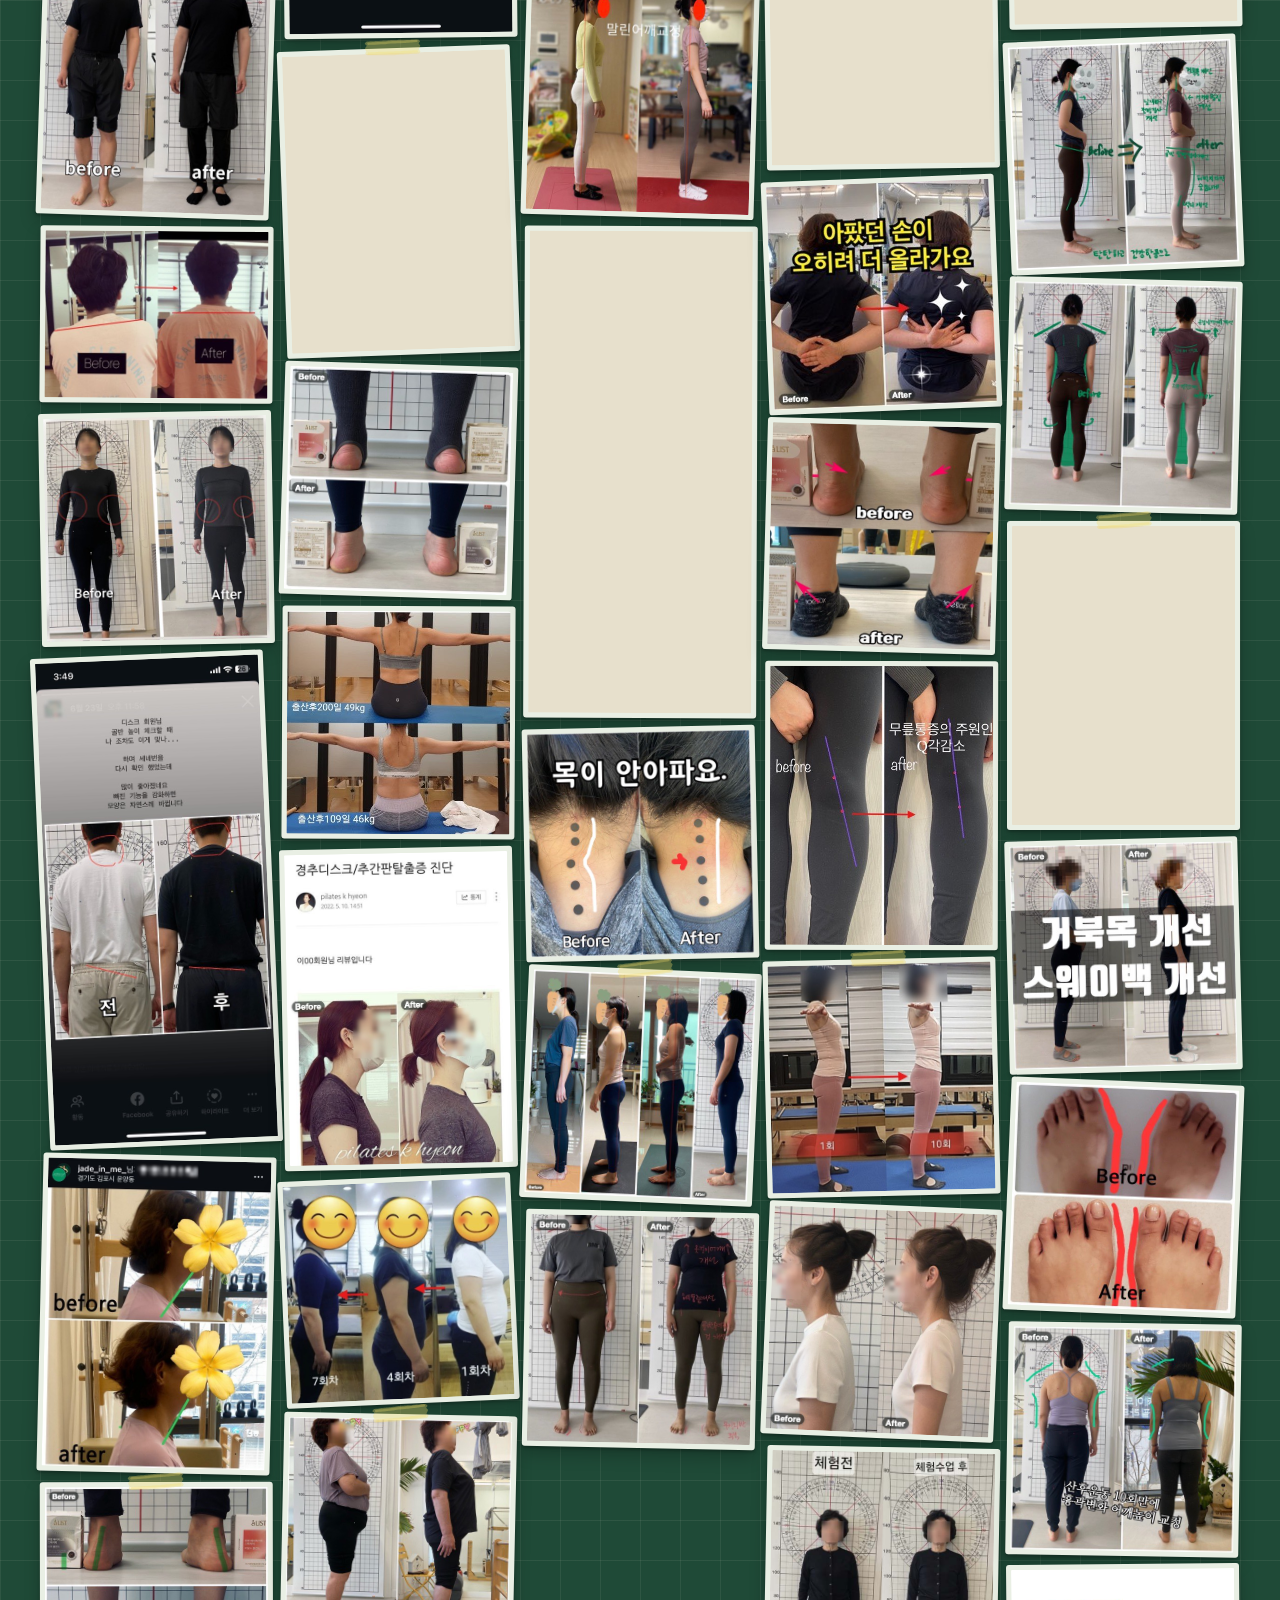
<file: landing-v2/index.html>
<!doctype html>
<html lang="ko">
<head>
<meta charset="utf-8">
<meta name="viewport" content="width=device-width,initial-scale=1">
<title>제이드인미 필라테스 · 김포 운양동 재활 필라테스</title>
<meta name="description" content="김포 운양동 제이드인미 필라테스. 검사부터 시작해 내 몸 수준에 맞춰 운동하고, 전후를 다시 확인합니다. 무료 상담 30분, 체험 3만 원.">
<meta name="theme-color" content="#1f4a37">
<!-- 링크 미리보기(카카오톡·문자·SNS) -->
<meta property="og:type" content="website">
<meta property="og:site_name" content="제이드인미 필라테스">
<meta property="og:locale" content="ko_KR">
<meta property="og:title" content="제이드인미 필라테스 · 김포 운양동 재활 필라테스">
<meta property="og:description" content="검사부터 시작해 내 몸 수준에 맞춰 운동하고, 전후를 다시 확인합니다. 무료 상담 30분, 체험 3만 원. 운양역 4번 출구 도보 1분.">
<meta property="og:image" content="https://nanahan001-cloud.github.io/jadeinme-site/landing-v2/assets/og-image.jpg?v=20261013a">
<meta property="og:image:width" content="1200">
<meta property="og:image:height" content="630">
<meta property="og:image:alt" content="jadeinme 제이드인미 필라테스 · 김포 운양동 재활 필라테스 · 무료 상담 30분, 체험 3만 원">
<meta property="og:url" content="https://nanahan001-cloud.github.io/jadeinme-site/landing-v2/index.html">
<meta name="twitter:card" content="summary_large_image">
<link rel="icon" type="image/svg+xml" href="data:image/svg+xml,%3Csvg xmlns='http://www.w3.org/2000/svg' viewBox='0 0 64 64'%3E%3Crect width='64' height='64' rx='16' fill='%231f4a37'/%3E%3Ctext x='32' y='45' text-anchor='middle' fill='%23f6f1e4' font-size='47' font-family='Georgia' font-style='italic'%3Ej%3C/text%3E%3C/svg%3E">
<link rel="preconnect" href="https://fonts.googleapis.com">
<link rel="preconnect" href="https://fonts.gstatic.com" crossorigin>
<link href="https://fonts.googleapis.com/css2?family=Gaegu:wght@400;700&family=Noto+Sans+KR:wght@400;500;700;900&display=swap" rel="stylesheet">
<link rel="stylesheet" href="style-new.css?v=20261027za">
<link rel="stylesheet" href="reviews.css?v=20261013d">
<script>(function(){var h=document.documentElement;h.classList.add('js');setTimeout(function(){if(!window.__jadeReady){h.classList.remove('js');h.classList.add('no-js-fallback')}},2500)})()</script>
</head>
<body>
<a class="skip" href="#main">본문으로 바로가기</a>

<header class="site-header" id="top">
  <div class="wrap header-inner">
    <a class="brand" href="#hero"><img src="assets/logo.png" alt="jadeinme 제이드인미 필라테스" width="150" height="150"></a>
    <nav class="nav" id="site-nav" aria-label="주 메뉴">
      <a href="#reviews">후기</a>
      <a href="#method">수업 방식</a>
      <a href="#teachers">선생님</a>
      <a href="#location">오시는 길</a>
    </nav>
    <a class="btn btn--sm" href="#consult-form">상담 신청</a>
    <button class="nav-toggle" type="button" aria-expanded="false" aria-controls="site-nav" aria-label="메뉴 열기" hidden><span class="nav-toggle__bars" aria-hidden="true"></span><span class="nav-toggle__label" aria-hidden="true">메뉴</span></button>
  </div>
</header>

<main id="main">

<!-- HERO -->
<section class="section hero" id="hero">
  <div class="wrap hero-grid">
    <div class="hero-copy">
      <p class="eyebrow">김포 운양동 · 재활 필라테스 제이드인미</p>
      <h1 class="display">허리 · 어깨 · 목 통증,<br>좋아지고 싶은 분만<br><span class="hl">끝까지 봐주세요<span class="doodle doodle--underline" aria-hidden="true"></span></span></h1>
      <span class="doodle doodle--sparkles hero-sparkle" aria-hidden="true"></span>
      <p class="lead">다시 운동하기, 조심스러우시죠?<br>괜찮아요. 지금 할 수 있는 움직임부터 시작해요.</p>
      <div class="hero-cta">
        <a class="btn btn--lg" href="#consult-form">내 몸에 맞는 운동 상담받기 <span aria-hidden="true">↓</span></a>
        <p class="meta">무료 상담 30분 · 운양역 4번 출구 도보 1분</p>
      </div>
      <div class="hero-strip" aria-hidden="true">
        <span class="note note--inline hero-note1">내 몸을 이해하는 것부터 ↘</span>
        <span class="doodle doodle--backpain"></span>
        <span class="doodle doodle--arrow-r"></span>
        <span class="doodle doodle--stretch"></span>
        <span class="note note--inline hero-note2">먼저, 회원님 이야기부터 들어보세요 <span class="arr-w">→</span><span class="arr-n">↓</span></span>
      </div>
    </div>
    <figure class="hero-media">
      <div class="polaroid">
        <span class="doodle doodle--tape tape-top" aria-hidden="true"></span>
        <video controls playsinline preload="metadata" poster="assets/hero-poster.jpg" aria-label="제이드인미 회원의 수업 경험 인터뷰">
          <source src="assets/member-story.mp4" type="video/mp4">
          영상 재생을 지원하는 브라우저에서 확인해 주세요.
        </video>
        <figcaption class="note polaroid-cap">회원님이 직접 들려주는 이야기</figcaption>
      </div>
    </figure>
  </div>
</section>

<!-- EMPATHY -->
<section class="section" id="empathy">
  <div class="wrap">
    <div class="sec-head reveal">
      <p class="eyebrow">불편한 몸 때문에</p>
      <h2 class="display">사소한 행복들을<br><span class="circ">되찾고<span class="doodle doodle--circle" aria-hidden="true"></span></span> 싶지 않으세요?</h2>
      <p class="lead">하고 싶은 건 많은데, 몸이 따라주지 않으신가요?</p>
    </div>
    <ul class="cards4 reveal">
      <li class="card paper tilt-a"><span class="doodle doodle--child ic" aria-hidden="true"></span><h3>아이와 놀기</h3><p>더 놀아주고 싶은데, 허리 때문에 자꾸 미안해져요.</p></li>
      <li class="card paper tilt-b"><span class="doodle doodle--laptop ic" aria-hidden="true"></span><h3>일·공부</h3><p>집중하고 싶은데, 오래 앉아 있기가 힘들어요.</p></li>
      <li class="card paper tilt-c"><span class="doodle doodle--suitcase ic" aria-hidden="true"></span><h3>여행</h3><p>설렘보다 걱정이 먼저예요.<br>많이 걸어도 괜찮을까?</p></li>
      <li class="card paper tilt-d"><span class="doodle doodle--sneaker ic" aria-hidden="true"></span><h3>다시 운동</h3><p>시작하고 싶은데, 또 불편해질까 봐 두려워요.</p></li>
    </ul>
    <div class="closing reveal">
      <p class="closing-text">어려운 동작을 잘하는 게 목표가 아니에요.<br>미뤄둔 이 일상을 함께 되찾는 게 목표예요.</p>
      <p class="note note--inline">몸만 조금 더 편하다면…</p>
      <span class="doodle doodle--heart" aria-hidden="true"></span>
    </div>
  </div>
</section>

<!-- STORIES -->
<section class="section" id="stories">
  <div class="wrap">
    <div class="sec-head reveal">
      <p class="eyebrow">회원님 이야기</p>
      <h2 class="display">회원님이 <span class="hl">직접 소개하는<span class="doodle doodle--underline" aria-hidden="true"></span></span><br>제이드인미</h2>
      <p class="lead">제이드인미를 계속 선택하는 이유,<br>회원님들이 직접 들려주셨어요.</p>
      <div class="stats-memo paper">
        <span class="doodle doodle--tape stats-tape" aria-hidden="true"></span>
        <ul class="stats" aria-label="제이드인미 숫자로 보기">
          <li class="stat"><span class="stat-num">95<small>%</small><span class="doodle doodle--underline" aria-hidden="true"></span></span><span class="stat-label">재등록률</span></li>
          <li class="stat"><span class="stat-num">87<small>%</small><span class="doodle doodle--underline" aria-hidden="true"></span></span><span class="stat-label">소개 등록 비율</span></li>
          <li class="stat"><span class="stat-num">97<small>점</small><span class="doodle doodle--underline" aria-hidden="true"></span></span><span class="stat-label">고객 만족도</span></li>
        </ul>
      </div>
      <p class="note note--inline stories-note2">↓ 소리 켜고 보세요</p>
    </div>
  </div>
  <div class="wrap wrap--wide">
    <div id="interview-videos" class="video-row"></div>
    <div id="quote-ticker" class="ticker" aria-label="회원님 한마디"></div>
    <noscript><p class="fine noscript-note">후기 사진과 영상은 자바스크립트를 켜면 볼 수 있어요. <a href="https://blog.naver.com/only1dk" target="_blank" rel="noopener">네이버 블로그</a>에서도 보실 수 있어요.</p></noscript>
  </div>
</section>

<!-- METHOD -->
<section class="section" id="method">
  <div class="wrap">
    <div class="sec-head reveal">
      <p class="eyebrow">수업 방식</p>
      <h2 class="display">무작정 <span class="hl">운동부터<span class="doodle doodle--underline" aria-hidden="true"></span></span><br>하지 않아요</h2>
      <p class="lead">검사하고, 차근차근 시작하고, 정말 맞았는지 다시 확인해요.<br>그다음에 더 탄탄하게.</p>
      <p class="note note--head">빠뜨리지 않도록 꼼꼼하게</p>
    </div>
    <ol class="steps">
      <li class="step reveal">
        <span class="step-no">1 · 검사</span>
        <span class="doodle doodle--clipboard ic" aria-hidden="true"></span>
        <h3>먼저, 몸부터 살펴요</h3>
        <p>근육·유연성·관절, 세 가지를 검사지 세 장에 기록해요.</p>
        <p class="tags">기능 검사 / 가동성 검사 / 관절 스트레스 검사</p>
        <details class="more"><summary><span class="s-open">자세히 보기</span><span class="s-close">접기</span></summary>
          <div class="prose">
<p>운동 전 몸의<br>
세 가지를 확인합니다.</p>
<p>“허리가 불편하시군요. 그럼 이 운동 하세요.”<br>
이렇게 바로 시작하지 않습니다.</p>
<p>근육이 제 역할을 하는지,<br>
근육이 정상적으로 늘어나는지,<br>
관절의 움직임이 정상인지.</p>
<p>기능 검사 · 가동성 검사 · 관절 스트레스 검사</p>
<p><strong>세 장의 검사지에 하나씩 기록하며 평가합니다.</strong></p>
<p>그물을 촘촘하게 짜듯,<br>
놓치는 부분을 줄이기 위해 여러 항목을 함께 확인합니다.</p>
<p>그리고 그 결과를 바탕으로<br>
회원님에게 필요한 운동을 정합니다.</p>
          </div></details>
        <span class="doodle doodle--arrow-r step-arrow" aria-hidden="true"></span>
      </li>
      <li class="step reveal">
        <span class="step-no">2 · 차근차근</span>
        <span class="doodle doodle--stairs ic" aria-hidden="true"></span>
        <h3>차근차근 올라가요</h3>
        <p>호흡 → 코어 → 팔다리 순서로, 지금 할 수 있는 난이도에서 시작해요.</p>
        <details class="more"><summary><span class="s-open">자세히 보기</span><span class="s-close">접기</span></summary>
          <div class="prose">
<p>좋은 동작도,<br>
지금 내 몸에는 독이 된다면?</p>
<p>동작은 따라 했지만,<br>
익숙한 근육에만 힘이 몰리거나<br>
목과 허리로 버티고 있을 수 있습니다.</p>
<p>그래서 운동을 오래한 회원님의 목이 좀처럼 낫지 않는 것입니다.</p>
<p><strong>그래서 어떤 동작을 하느냐만큼,<br>
어떤 난이도로 하느냐가 중요합니다.</strong></p>
<p>호흡 → 코어 → 팔다리 움직임</p>
<p>호흡 → 코어 → 팔다리 움직임 연결 순서로<br>
점점 난이도를 높여 몸을 속부터 단단하게 채워줍니다.</p>
<p><strong>억지로 해내는 동작보다,<br>
내 몸으로 제대로 할 수 있는 동작부터 시작합니다.</strong></p>
          </div></details>
        <span class="doodle doodle--arrow-r step-arrow" aria-hidden="true"></span>
      </li>
      <li class="step reveal">
        <span class="step-no">3 · 다시 확인</span>
        <span class="doodle doodle--recheck ic" aria-hidden="true"></span>
        <h3>이 문제였는지, 다시 확인해요</h3>
        <p>처음 불편했던 동작을 다시 해보고, 전후를 같은 기준으로 비교해요.</p>
        <p class="note note--inline">10점 만점에 지금 몇 점이세요?</p>
        <details class="more"><summary><span class="s-open">자세히 보기</span><span class="s-close">접기</span></summary>
          <div class="prose">
<p>정말 이 운동이<br>
내 몸에 맞았을까요?<br>
다시 확인해 봅시다.</p>
<p>검사 결과를 바탕으로 필요한 운동을 적용하고,<br>
처음 불편했던 동작을 다시 해봅니다.</p>
<p>운동 전후의 불편함을 같은 기준으로 비교합니다.</p>
<p>“운동 전 불편함이 10점 만점에 7점이었다면,<br>
지금은 몇 점인가요?”</p>
<p><strong>회원님이 느끼는 변화와 실제 움직임을 함께 확인합니다.</strong></p>
<p>편해졌다면 그 반응을 기준으로 이어가고,<br>
그대로이거나 더 불편하다면<br>
다른 요인은 없는지 다시 평가하고 동작과 난이도를 조절합니다.</p>
<p><strong>운동을 시켰다는 것으로 끝내지 않고,<br>
회원님에게 맞는 운동인지 확인하며 진행합니다.</strong></p>
          </div></details>
        <span class="doodle doodle--arrow-r step-arrow" aria-hidden="true"></span>
      </li>
      <li class="step reveal">
        <span class="step-no">4 · 더 탄탄하게</span>
        <span class="doodle doodle--dumbbell ic" aria-hidden="true"></span>
        <h3>편해졌다면, 한 걸음 더</h3>
        <p>움직임이 안정되면 범위와 강도를 조금씩 높여가요.</p>
        <details class="more"><summary><span class="s-open">자세히 보기</span><span class="s-close">접기</span></summary>
          <div class="prose">
<p>움직임이 편해졌다면,<br>
이제 더 탄탄하게.</p>
<p>필요한 움직임이 안정적으로 나오면<br>
운동의 범위와 강도를 조금씩 높여갑니다.</p>
<p>다양한 동작에 도전하고,<br>
근력과 체력을 기르는 운동으로 이어갑니다.</p>
<p><strong>편하게 움직이는 데서 한 걸음 더.<br>
가볍고 탄탄한 몸을 목표로 함께 나아갑니다.</strong></p>
          </div></details>
      </li>
    </ol>
    <div class="class-strip-wrap">
      <p class="note note--inline class-strip-label">수업 장면</p>
      <div id="class-strip" class="class-strip"></div>
    </div>
    <div class="section-cta reveal">
      <a class="btn" href="#consult-form">내 몸에 맞는 운동 상담받기 <span aria-hidden="true">↓</span></a>
    </div>
  </div>
</section>

<!-- REVIEWS -->
<section class="section" id="reviews">
  <div class="wrap">
    <div class="sec-head reveal">
      <h2 class="display">후기로<br><span class="hl">증명되는<span class="doodle doodle--underline" aria-hidden="true"></span></span> 수업</h2>
      <p class="lead">수업 끝나고 보내주신 카톡, 선물과 함께 건네주신 편지까지.<br>회원님들 말로 직접 확인해 보세요.</p>
    </div>
  </div>
  <div class="wrap wrap--wide reviews-wrap">
    <div id="reviews-wall" class="reviews-wall"></div>
    <noscript><p class="fine noscript-note">후기 사진과 영상은 자바스크립트를 켜면 볼 수 있어요. <a href="https://blog.naver.com/only1dk" target="_blank" rel="noopener">네이버 블로그</a>에서도 보실 수 있어요.</p></noscript>
    <div class="section-cta reviews-cta"><a class="btn" href="#consult-form">내 몸에 맞는 운동 상담받기 <span aria-hidden="true">↓</span></a></div>
  </div>
</section>

<!-- TEACHERS -->
<section class="section" id="teachers">
  <div class="wrap">
    <div class="sec-head reveal">
      <p class="eyebrow">선생님</p>
      <h2 class="display">까다로운 원장이<br><span class="circ">직접<span class="doodle doodle--circle" aria-hidden="true"></span></span> 모셨어요</h2>
      <p class="lead">자리를 채우는 것보다,<br>누가 회원님의 몸을 맡을지가 더 중요했으니까요.</p>
      <p class="note note--head">원장이 좀 까다로워요 (본인 인정)</p>
      <span class="doodle doodle--teachercheck head-doodle" aria-hidden="true"></span>
    </div>
    <ul class="cards3">
      <li class="tcard paper reveal">
        <button class="crop crop--han" type="button" data-flyer="assets/han.jpg" data-name="한도경 원장" aria-label="한도경 원장 프로필 원본 크게 보기">
          <img src="assets/teacher-han.jpg?v=20261013d" alt="한도경 원장 프로필 사진" width="960" height="1200" loading="lazy">
          <span class="crop-zoom" aria-hidden="true">프로필 원본 크게 보기 +</span>
        </button>
        <div class="tbody"><h3>한도경 <small>원장</small></h3>
        <p>수술 후 초기 재활부터 호흡까지, 첫걸음이 조심스러운 몸을 함께 봐요.</p></div>
      </li>
      <li class="tcard paper reveal">
        <button class="crop crop--kim" type="button" data-flyer="assets/kim.jpg?v=20261013o" data-name="김경현 부원장" aria-label="김경현 부원장 프로필 원본 크게 보기">
          <img src="assets/teacher-kim.jpg?v=20261013n" alt="김경현 부원장 프로필 사진" width="960" height="1200" loading="lazy">
          <span class="crop-zoom" aria-hidden="true">프로필 원본 크게 보기 +</span>
        </button>
        <div class="tbody"><h3>김경현 <small>부원장</small></h3>
        <p>정통 필라테스로 바디 라인을 다듬고, 재활 마무리와 유지를 함께해요.</p></div>
      </li>
    </ul>
    <div class="teacher-test reveal">
      <div class="quiz-card paper">
        <span class="doodle doodle--tape quiz-tape" aria-hidden="true"></span>
        <p class="quiz-kicker">나에게 맞는 선생님 찾기 · Q1</p>
        <p class="quiz-q" id="quiz-q">지금 가장 불편한 곳은?</p>
        <div class="quiz-opts" role="group" aria-labelledby="quiz-q">
          <a class="quiz-opt" href="../teacher-test/index.html?pain=0">어깨 · 목</a>
          <a class="quiz-opt" href="../teacher-test/index.html?pain=1">허리</a>
          <a class="quiz-opt" href="../teacher-test/index.html?pain=2">무릎 · 골반</a>
          <a class="quiz-opt" href="../teacher-test/index.html?pain=3">없어요</a>
        </div>
        <p class="quiz-foot">하나 골라 누르면 테스트가 시작돼요</p>
      </div>
      <div class="quiz-side">
        <div class="quiz-faces" aria-hidden="true">
          <img src="assets/face-han.jpg" alt="" width="160" height="160" loading="lazy">
          <img src="assets/face-kim.jpg?v=20261013n" alt="" width="160" height="160" loading="lazy">
        </div>
        <span class="note quiz-note">3분이면 끝!<br>결과에 선생님 조합까지 →</span>
      </div>
    </div>
    <details class="more more--wide reveal"><summary><span class="s-open">원장이 선생님을 모신 기준</span><span class="s-close">접기</span></summary>
      <div class="prose">
<p>회원님의 몸을 맡길 선생님,<br>
저는 이렇게 모셨습니다.</p>
<p>제이드인미는<br>
<strong>원장이 직접 선택하고 모신 두 분의 선생님들과 함께합니다.</strong></p>
<p>회원님의 몸을 맡길 분이기에,<br>
누구와 함께할지 까다롭게 결정했습니다.</p>
<p>한도경 원장</p>
<p>이력서만으로는<br>
알 수 없는 것들이 있습니다.</p>
<p>이력서에 한 줄을 채우기 위해서가 아니라,<br>
회원의 몸을 이해하기 위해 깊이 있게 공부하는지.<br>
회원을 진심으로 대하는지,</p>
<p><strong>그래서 이미 평이 좋은 선생님들께<br>
더 좋은 조건을 제안해서라도<br>
직접 캐스팅해 오기로 마음먹었습니다.</strong></p>
<p>적합한 선생님이 없을 때는 수익을 포기하고<br>
센터를 비워두기도 했습니다.</p>
<p><strong>자리를 채우는 것보다,<br>
누가 회원님의 몸을 맡을지가 더 중요했으니까요.</strong></p>
<p>까다로운 원장이 직접 선택한<br>
제이드인미의 선생님들을 소개합니다.</p>
      </div></details>
  </div>
</section>

<!-- FAQ -->
<section class="section" id="faq">
  <div class="wrap">
    <div class="sec-head reveal">
      <p class="eyebrow">시작하기 전에</p>
      <h2 class="display">저 같은 몸도<br><span class="hl">할 수 있을까요?<span class="doodle doodle--underline" aria-hidden="true"></span></span></h2>
      <p class="lead">처음 문의하시는 분들이 가장 많이 하시는 질문이에요.</p>
      <p class="note note--head">이 질문, 거의 매일 들어요</p>
    </div>
    <div class="faq reveal">
      <details><summary>몸이 많이 뻣뻣한데, 할 수 있을까요?</summary><p>처음부터 유연하거나 어려운 동작을 잘할 필요는 전혀 없습니다. 지금 가능한 움직임에서 시작해 동작과 난이도를 조절합니다.</p></details>
      <details><summary>수술했는데, 시작해도 될까요?</summary><p>수술 시기와 회복 상태, MRI 사진, 의료진에게 안내받은 운동 제한을 함께 확인합니다. 상담과 필요한 방문 평가를 통해 시작할 수 있을지, 무엇을 먼저 확인해야 할지 안내해 드립니다.</p></details>
      <details><summary>디스크가 터졌는데, 운동할 수 있을까요?</summary><p>같은 진단을 받았더라도 상태는 사람마다 다릅니다. 상담과 필요한 방문 평가로 지금 상태를 먼저 확인하고, 운동을 시작할 수 있을지 안내해 드립니다.</p></details>
      <details><summary>무릎이 아픈데, 따라갈 수 있을까요?</summary><p>회원님이 정해진 수업에 맞추는 게 아니라, 회원님의 상태를 확인해 수업의 시작점을 정합니다. 지금 상태에 맞춰 동작과 난이도를 조절합니다.</p></details>
      <details><summary>그래도 저는 못 할 것 같아요.</summary><p>혼자 "나는 못 할 것 같아"라고 결정하기 전에, 상담에서 이야기해 주세요. 어디가 불편한지, 어떤 동작이 걱정되는지, 다시 편하게 하고 싶은 게 무엇인지면 충분합니다.</p></details>
    </div>
    <details class="more more--wide reveal"><summary><span class="s-open">원문 전체 보기 (선택)</span><span class="s-close">접기</span></summary>
      <div class="prose">
<p>잘 따라갈 수 있을지 걱정되시나요?</p>
<p>처음부터 유연하거나<br>
어려운 동작을 잘할 필요는 전혀 없습니다.</p>
<p>제이드인미는 현재 가능한 움직임을 합니다.<br>
그 상태에 맞춰 동작과 난이도를 조절합니다.</p>
<p><strong>회원님이 정해진 수업에 맞추는 것이 아니라,<br>
회원님의 상태를 확인해 수업의 시작점을 정합니다.</strong></p>
<p>수술 경험이나 진단받은 질환이 있다면<br>
수술 시기와 회복 상태, MRI 사진<br>
의료진에게 안내받은 운동 제한을 함께 확인합니다.</p>
<p>같은 진단을 받았더라도 상태가 다르기 때문에,<br>
상담과 필요한 방문 평가를 통해<br>
운동을 시작할 수 있을지, 어떤 확인이 먼저 필요한지 안내합니다.</p>
<p>여러분의 고민을 들려주세요.</p>
<p>지금 어디가 불편한지,<br>
어떤 동작이 걱정되는지,<br>
다시 편하게 하고 싶은 것은 무엇인지.</p>
<p><strong>혼자 “나는 못 할 것 같아”라고 결정하기 전에,<br>
상담에서 이야기해 주세요.</strong></p>
      </div></details>
    <div class="section-cta reveal">
      <a class="btn" href="#consult-form">내 몸 이야기, 상담에서 해주세요 <span aria-hidden="true">↓</span></a>
    </div>
  </div>
</section>

<!-- FIT: 우리와 맞는 회원 (설득을 마친 뒤, 예약 바로 앞) -->
<section class="section" id="fit">
  <div class="wrap">
    <div class="sec-head reveal">
      <p class="eyebrow">저희의 기준</p>
      <h2 class="display">살만 빼고 싶다면<br>저희와 <span class="hl">맞지 않습니다<span class="doodle doodle--underline" aria-hidden="true"></span></span></h2>
      <p class="lead">신청하시기 전에 꼭 말씀드리고 싶었어요.<br>제이드인미의 모든 운동은 건강에서 시작합니다.</p>
      <p class="note note--head">이건 양보 못 해요 →</p>
    </div>
    <div class="cards2 reveal">
      <article class="card paper tilt-a">
        <p class="tag">이런 분과 함께하고 싶어요</p>
        <ul class="fit-list fit-list--yes">
          <li>이번엔 내 몸을 제대로 알고 싶은 분</li>
          <li>살도 라인도, 건강하게 만들고 싶은 분</li>
          <li>서두르지 않고, 내 몸 속도대로 갈 분</li>
        </ul>
      </article>
      <article class="card paper tilt-b">
        <p class="tag tag--no">이런 분께는 권하지 않아요</p>
        <ul class="fit-list fit-list--no">
          <li>건강은 뒷전, 살만 빼고 싶은 분</li>
          <li>건강과 상관없이 몸 모양만 바꾸려는 분</li>
          <li>몸 상태보다 체중계 숫자가 먼저인 분</li>
        </ul>
      </article>
    </div>
    <p class="fit-closing reveal">건강을 생각하지 않고 살만 빼고 싶다면, 저희와 맞지 않습니다.<br><strong>건강해야 아름다워 보이니까요.</strong> 저희와 잘 맞는 분들께 최선을 다하고 싶습니다.</p>
  </div>
</section>

<!-- CONSULT FORM -->
<section class="section" id="consult-form">
  <div class="wrap">
    <div class="sec-head reveal">
      <p class="eyebrow">상담 신청</p>
      <h2 class="display">1분 신청하기</h2>
      <p class="lead">등록하지 않으셔도 괜찮습니다.<br>궁금한 점을 마음 편히 물어보세요.</p>
    </div>
    <div class="cf-card paper reveal">
      <noscript><p class="cf-status">자바스크립트가 꺼져 있어요. <a href="tel:03180496639">031-8049-6639</a>로 전화 주세요.</p></noscript>
      <form id="cf-form" class="cf-form" novalidate>
        <fieldset class="cf-field cf-chips cf-tabs" aria-describedby="cf-type-err">
          <legend class="sr-only">신청 종류 (필수)</legend>
          <div class="cf-row">
            <label class="cf-chip"><input type="radio" name="type" value="상담" checked><span>무료 상담 (30분)</span></label>
            <label class="cf-chip"><input type="radio" name="type" value="체험"><span>체험 수업 <span class="cf-nw">(3만 원 · 60분)</span></span></label>
          </div>
          <p class="cf-err" id="cf-type-err" hidden></p>
        </fieldset>
        <div class="cf-field">
          <label for="cf-name">이름 <span class="cf-req">필수</span></label>
          <input id="cf-name" name="name" type="text" autocomplete="name" required maxlength="30" aria-describedby="cf-name-err">
          <p class="cf-err" id="cf-name-err" hidden></p>
        </div>
        <div class="cf-field">
          <label for="cf-phone">휴대폰 번호 <span class="cf-req">필수</span></label>
          <input id="cf-phone" name="phone" type="tel" inputmode="numeric" autocomplete="tel" placeholder="01012345678 (- 없이)" required maxlength="20" aria-describedby="cf-phone-err">
          <p class="cf-err" id="cf-phone-err" hidden></p>
        </div>
        <fieldset class="cf-field cf-chips" aria-describedby="cf-days-err">
          <legend>원하는 요일 <span class="cf-req">필수</span> <span class="cf-opt">중복 선택 가능</span></legend>
          <div class="cf-row">
            <label class="cf-chip cf-chip--day"><input type="checkbox" name="days" value="월"><span>월</span></label>
            <label class="cf-chip cf-chip--day"><input type="checkbox" name="days" value="화"><span>화</span></label>
            <label class="cf-chip cf-chip--day"><input type="checkbox" name="days" value="수"><span>수</span></label>
            <label class="cf-chip cf-chip--day"><input type="checkbox" name="days" value="목"><span>목</span></label>
            <label class="cf-chip cf-chip--day"><input type="checkbox" name="days" value="금"><span>금</span></label>
            <label class="cf-chip cf-chip--day"><input type="checkbox" name="days" value="토(오전)"><span>토(오전)</span></label>
            <label class="cf-chip cf-chip--day cf-chip--any"><input type="checkbox" name="days" value="상관없음"><span>상관없음</span></label>
          </div>
          <p class="cf-err" id="cf-days-err" hidden></p>
        </fieldset>
        <fieldset class="cf-field cf-chips cf-field--key" aria-describedby="cf-time-hint cf-time-err">
          <legend><span class="cf-key">운동 가능한 시간대</span> <span class="cf-req">필수</span> <span class="cf-opt">중복 선택 가능</span></legend>
          <div class="cf-row">
            <label class="cf-chip"><input type="checkbox" name="time" value="오전"><span>오전</span></label>
            <label class="cf-chip"><input type="checkbox" name="time" value="낮(오후)"><span>낮(오후)</span></label>
            <label class="cf-chip"><input type="checkbox" name="time" value="저녁"><span>저녁</span></label>
            <label class="cf-chip"><input type="checkbox" name="time" value="유동적인 스케줄"><span>유동적인 스케줄</span></label>
          </div>
          <p class="cf-hint" id="cf-time-hint" aria-live="polite" hidden>토요일은 오전에만 수업해요.</p>
          <p class="cf-err" id="cf-time-err" hidden></p>
        </fieldset>
        <fieldset class="cf-field cf-teachers cf-field--key">
          <legend><span class="cf-key">원하는 선생님</span></legend>
          <div class="cf-tgrid">
            <label class="cf-tcard"><input type="radio" name="teacher" value="한도경 원장"><span class="cf-tface cf-tface--han"><img src="assets/teacher-han.jpg?v=20261013d" alt="한도경 원장" width="960" height="1200" loading="lazy"></span><span class="cf-tname">한도경 원장</span></label>
            <label class="cf-tcard"><input type="radio" name="teacher" value="김경현 부원장"><span class="cf-tface cf-tface--kim"><img src="assets/teacher-kim.jpg?v=20261013n" alt="김경현 부원장" width="960" height="1200" loading="lazy"></span><span class="cf-tname">김경현 부원장</span></label>
            <label class="cf-tcard"><input type="radio" name="teacher" value="추천해 주세요" checked><span class="cf-tface cf-tface--any" aria-hidden="true"><span class="doodle doodle--star"></span></span><span class="cf-tname">추천해 주세요</span></label>
          </div>
        </fieldset>
        <fieldset class="cf-field cf-chips" aria-describedby="cf-goal-err">
          <legend>원하는 것 <span class="cf-req">필수</span> <span class="cf-opt">중복 선택 가능</span></legend>
          <div class="cf-row">
            <label class="cf-chip"><input type="checkbox" name="goal" value="재활"><span>재활</span></label>
            <label class="cf-chip"><input type="checkbox" name="goal" value="다이어트"><span>다이어트</span></label>
          </div>
          <p class="cf-err" id="cf-goal-err" hidden></p>
        </fieldset>
        <div class="cf-field">
          <label for="cf-memo">하고 싶은 말 <span class="cf-opt">선택</span></label>
          <textarea id="cf-memo" name="memo" rows="3" maxlength="500" placeholder="예) 체험 수업 받고 싶어요 / 궁금한 점"></textarea>
        </div>
        <div class="cf-hp" aria-hidden="true">
          <label for="cf-hp">웹사이트</label>
          <input id="cf-hp" name="jim_hp" type="text" tabindex="-1" autocomplete="off">
        </div>
        <div class="cf-field cf-consent">
          <label class="cf-check"><input id="cf-consent" name="consent" type="checkbox" required aria-describedby="cf-consent-err"><span>개인정보 수집·이용에 동의합니다 <span class="cf-req">필수</span></span></label>
          <p class="cf-err" id="cf-consent-err" hidden></p>
          <details class="cf-details">
            <summary><span class="s-open">더보기</span><span class="s-close">접기</span></summary>
            <ul>
              <li>수집 항목: 이름, 휴대폰 번호, 신청 종류(상담/체험), 희망 요일, 운동 가능한 시간대, 희망 선생님, 목적, (선택) 적어 주신 내용, 접속 정보: 유입 경로, 광고 식별자(쿠키 포함), 기기·브라우저 정보, 접속 시각</li>
              <li>이용 목적: 상담 연락, 어떤 광고를 보고 오셨는지 확인</li>
              <li>보관 기간: 신청일부터 1년 (요청하시면 바로 삭제)</li>
              <li>동의하지 않으셔도 되지만, 그러면 이 신청서로는 접수가 어려워요. 전화(<a href="tel:03180496639" style="white-space:nowrap">031-8049-6639</a>)로는 신청하실 수 있어요.</li>
              <li>만 14세 미만은 보호자가 신청해 주세요.</li>
            </ul>
            <p class="cf-privacy">자세한 내용은 <a href="/privacy.html" target="_blank" rel="noopener">개인정보처리방침</a>에서 확인하실 수 있어요.</p>
          </details>
        </div>
        <div class="cf-pay" id="cf-pay" aria-live="polite" hidden>
          <p>체험비 30,000원은 선입금이에요. 입금하신 후 신청해 주세요.</p>
          <p class="cf-pay-acct"><span id="cf-acct">SC제일은행 62120115577 (예금주 한도경)</span> <button type="button" class="cf-copy" id="cf-copy" data-num="62120115577">계좌 복사</button></p>
        </div>
        <button class="btn btn--ink btn--lg cf-submit" type="submit">상담·체험 신청하기</button>
        <ol class="cf-steps" aria-label="신청 순서">
          <li><span class="cf-step-no" aria-hidden="true">1</span>신청서 작성</li>
          <li class="cf-step-arrow" aria-hidden="true">→</li>
          <li><span class="cf-step-no" aria-hidden="true">2</span>확인 후 연락</li>
          <li class="cf-step-arrow" aria-hidden="true">→</li>
          <li><span class="cf-step-no" aria-hidden="true">3</span>확정·위치 안내</li>
        </ol>
        <p class="cf-sub">휴무엔 다음 날 연락이 갈 수도 있습니다.</p>
        <p class="cf-status" id="cf-status" role="status" aria-live="polite" hidden></p>
      </form>
      <div class="cf-done" id="cf-done" role="status" aria-live="polite" tabindex="-1" hidden>
        <p>신청 완료! 연락드리겠습니다. 휴무엔 다음 날 연락이 갈 수도 있습니다.</p>
      </div>
    </div>
  </div>
</section>

<!-- LOCATION -->
<section class="section" id="location">
  <div class="wrap loc-grid">
    <div class="sec-head reveal">
      <p class="eyebrow">오시는 길</p>
      <h2 class="display">운양역 4번 출구에서<br>도보 <span class="circ">1분<span class="doodle doodle--circle" aria-hidden="true"></span></span></h2>
      <p class="note note--inline">역에서 나오면 거의 바로예요</p>
    </div>
    <div class="loc-card paper reveal">
      <ul class="loc-list">
        <li><span class="doodle doodle--pin ic-s" aria-hidden="true"></span><div><strong>제이드인미필라테스</strong><br>경기도 김포시 김포한강1로 238<br>라비드퐁네프 레드동 221호</div></li>
        <li><span class="doodle doodle--star ic-s" aria-hidden="true"></span><div>운양역 4번 출구 도보 1분<br>주차 2시간 무료</div></li>
        <li><span class="doodle doodle--phone ic-s" aria-hidden="true"></span><div><a href="tel:03180496639">031-8049-6639</a></div></li>
      </ul>
      <a class="btn btn--ink" href="https://naver.me/Grma21ND" target="_blank" rel="noopener">네이버 플레이스에서 위치 보기 ↗</a>
    </div>
  </div>
</section>

</main>

<footer class="site-footer">
  <div class="wrap footer-inner">
    <div>
      <p class="f-tag">몸을 이해하고 · 움직임을 되찾고 · 일상으로 이어집니다</p>
      <p><strong>제이드인미 필라테스</strong></p>
      <p>경기도 김포시 김포한강1로 238 라비드퐁네프 레드동 221호</p>
      <p><a href="tel:03180496639">031-8049-6639</a></p>
      <p class="fine">© 2026 jade in me</p>
    </div>
    <a class="to-top" href="#top">맨 위로 ↑</a>
  </div>
</footer>

<div class="sticky-bar">
  <span>무료 상담 30분</span>
  <a class="btn btn--sm" href="#consult-form">상담·체험 신청</a>
</div>

<dialog id="flyer-dialog" class="flyer-dialog" aria-label="선생님 프로필 크게 보기">
  <form method="dialog"><button class="flyer-close" aria-label="닫기">닫기 ×</button></form>
  <img id="flyer-img" alt="">
</dialog>

<div id="lightbox" class="lightbox" hidden></div>
<script src="reviews-data.js?v=20261015b"></script>
<script src="reviews-highlights.js?v=20261013n"></script>
<script src="reviews.js?v=20261013e"></script>
<script src="main-new.js?v=20261027za"></script>
<script src="track.js?v=20261027a" defer></script>
</body>
</html>
</file>
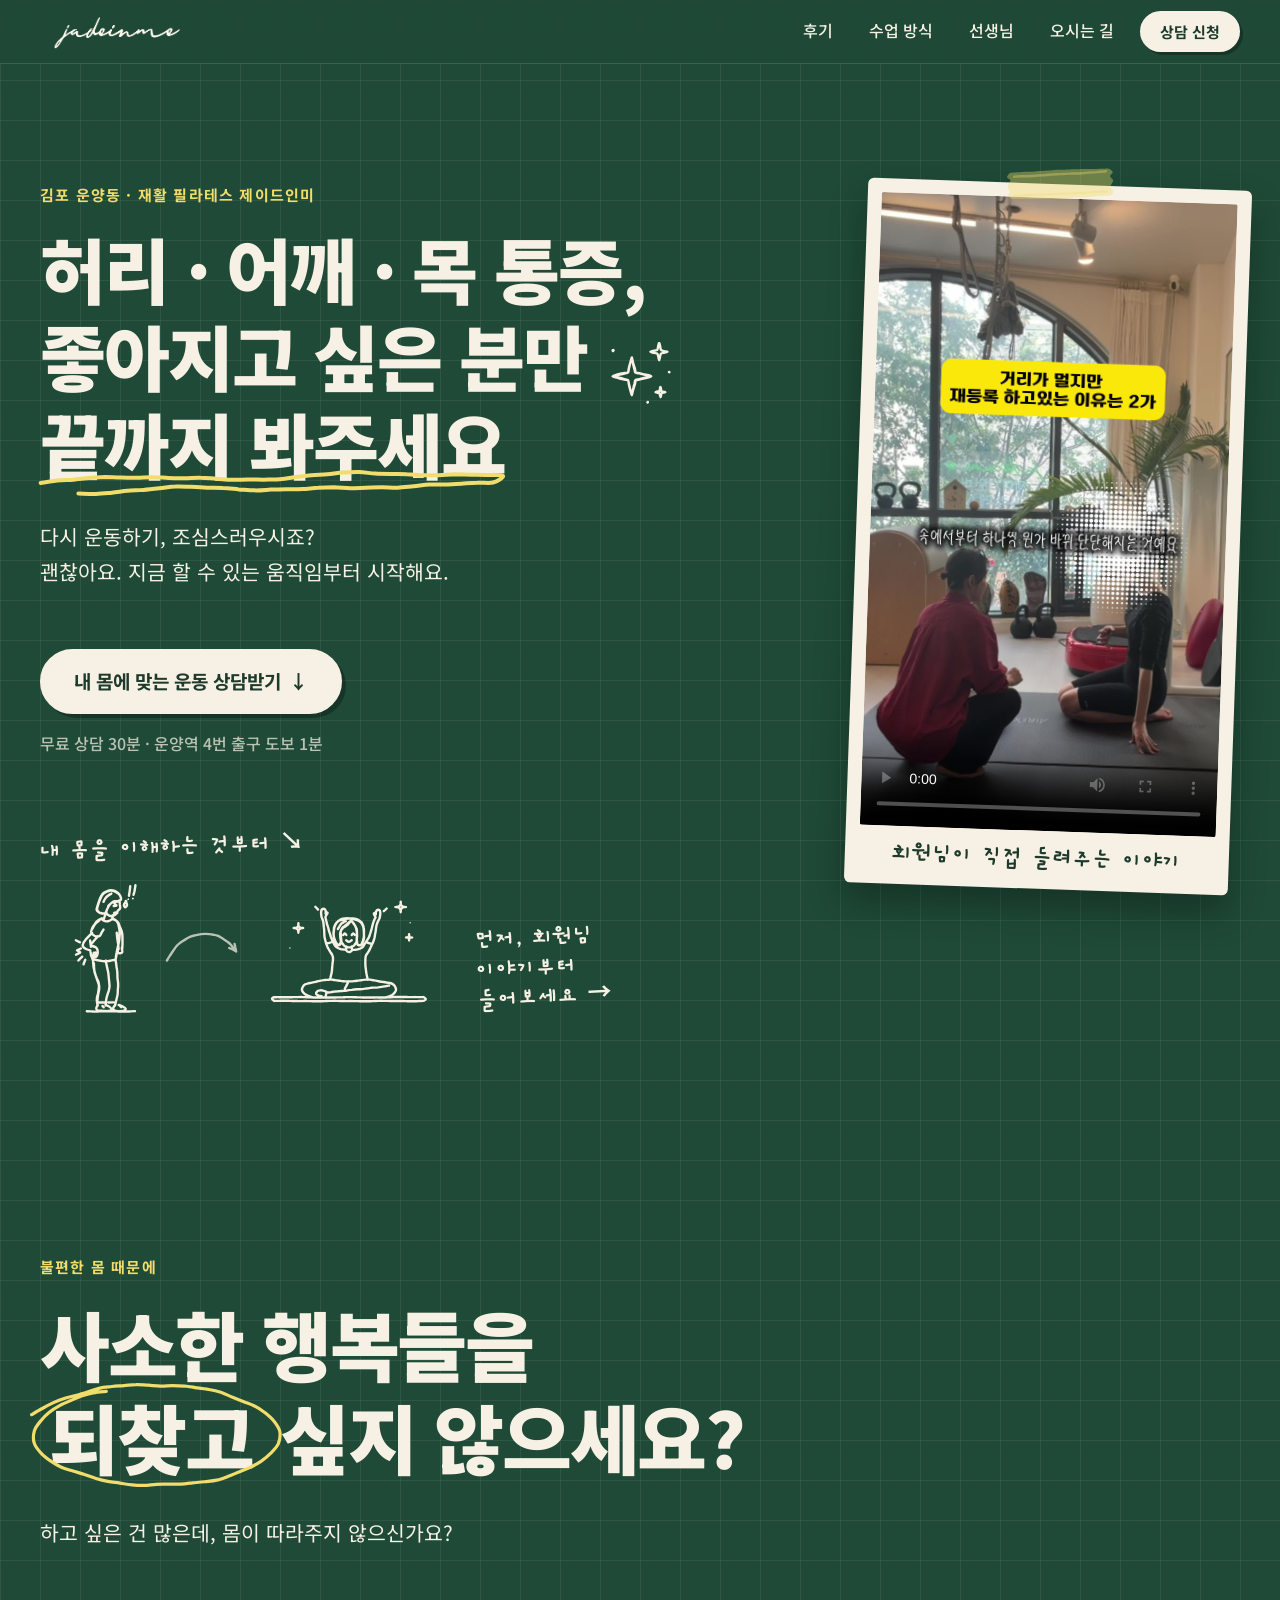
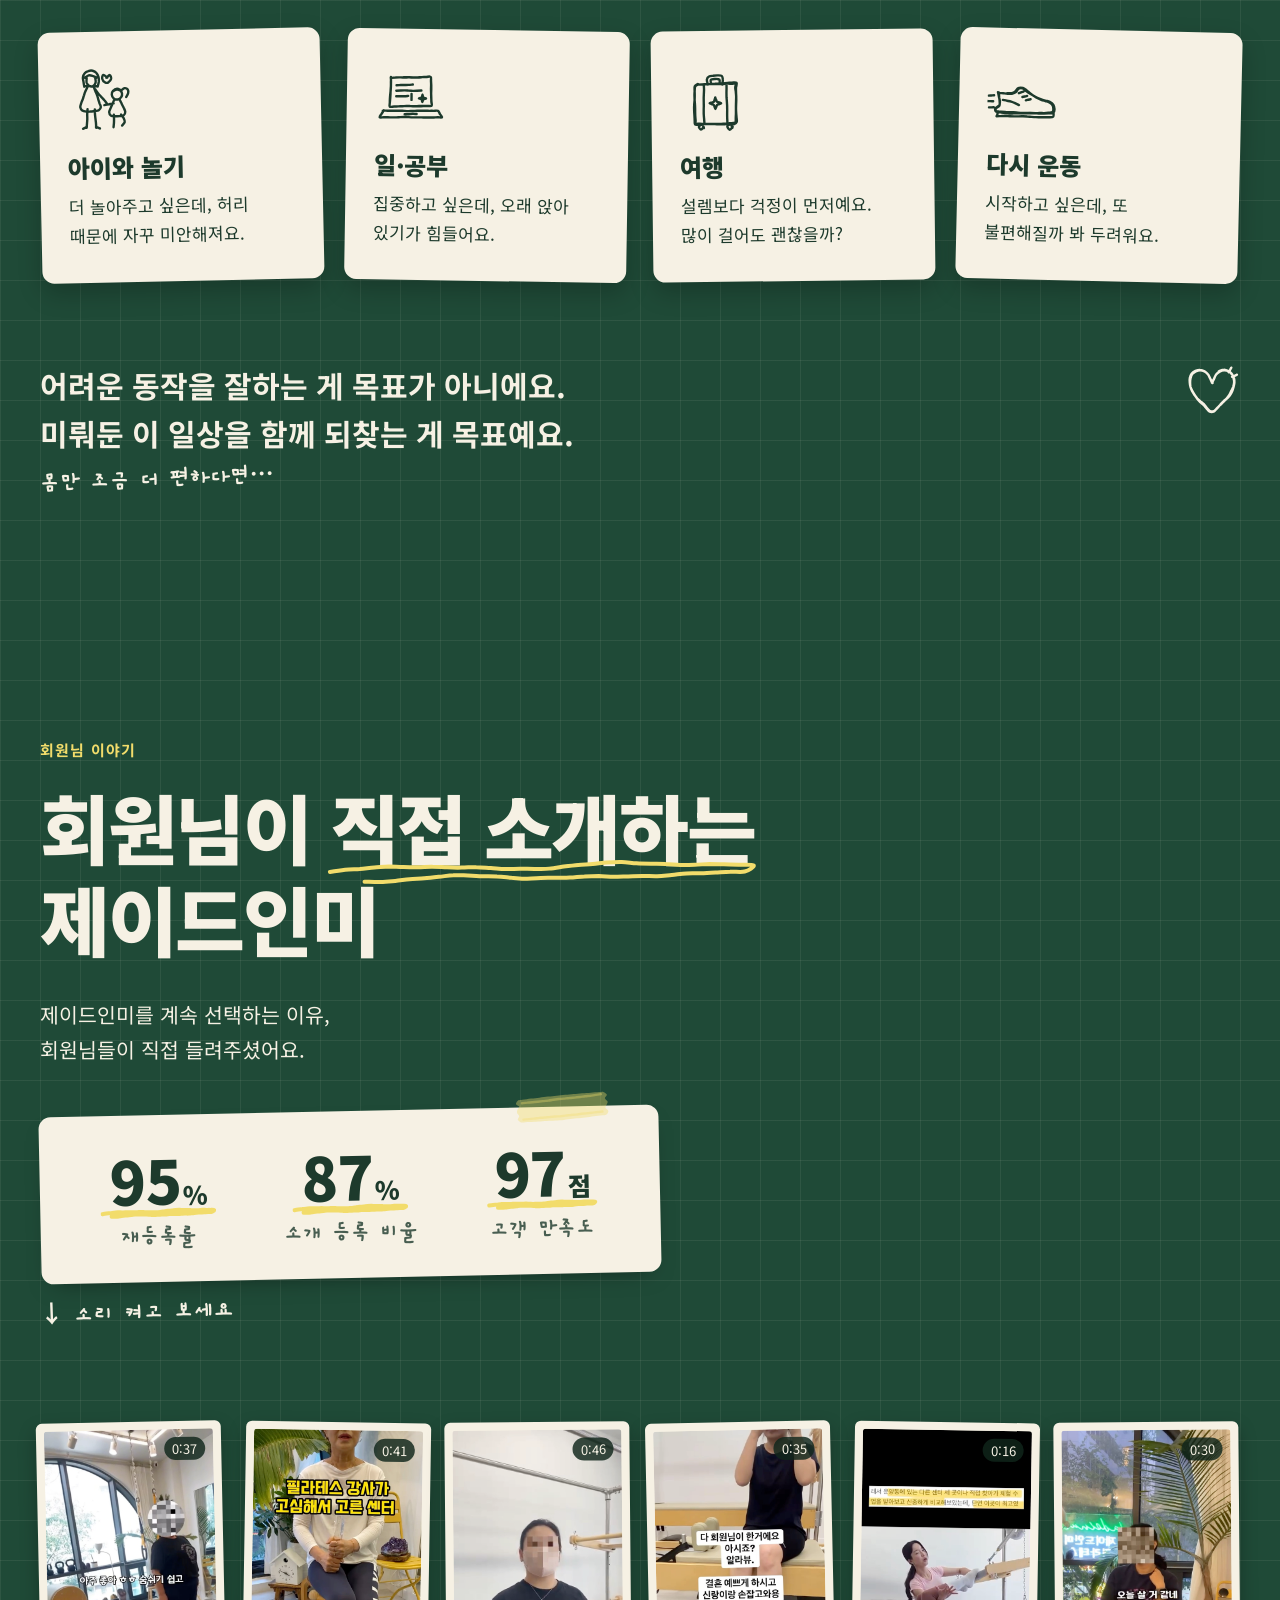
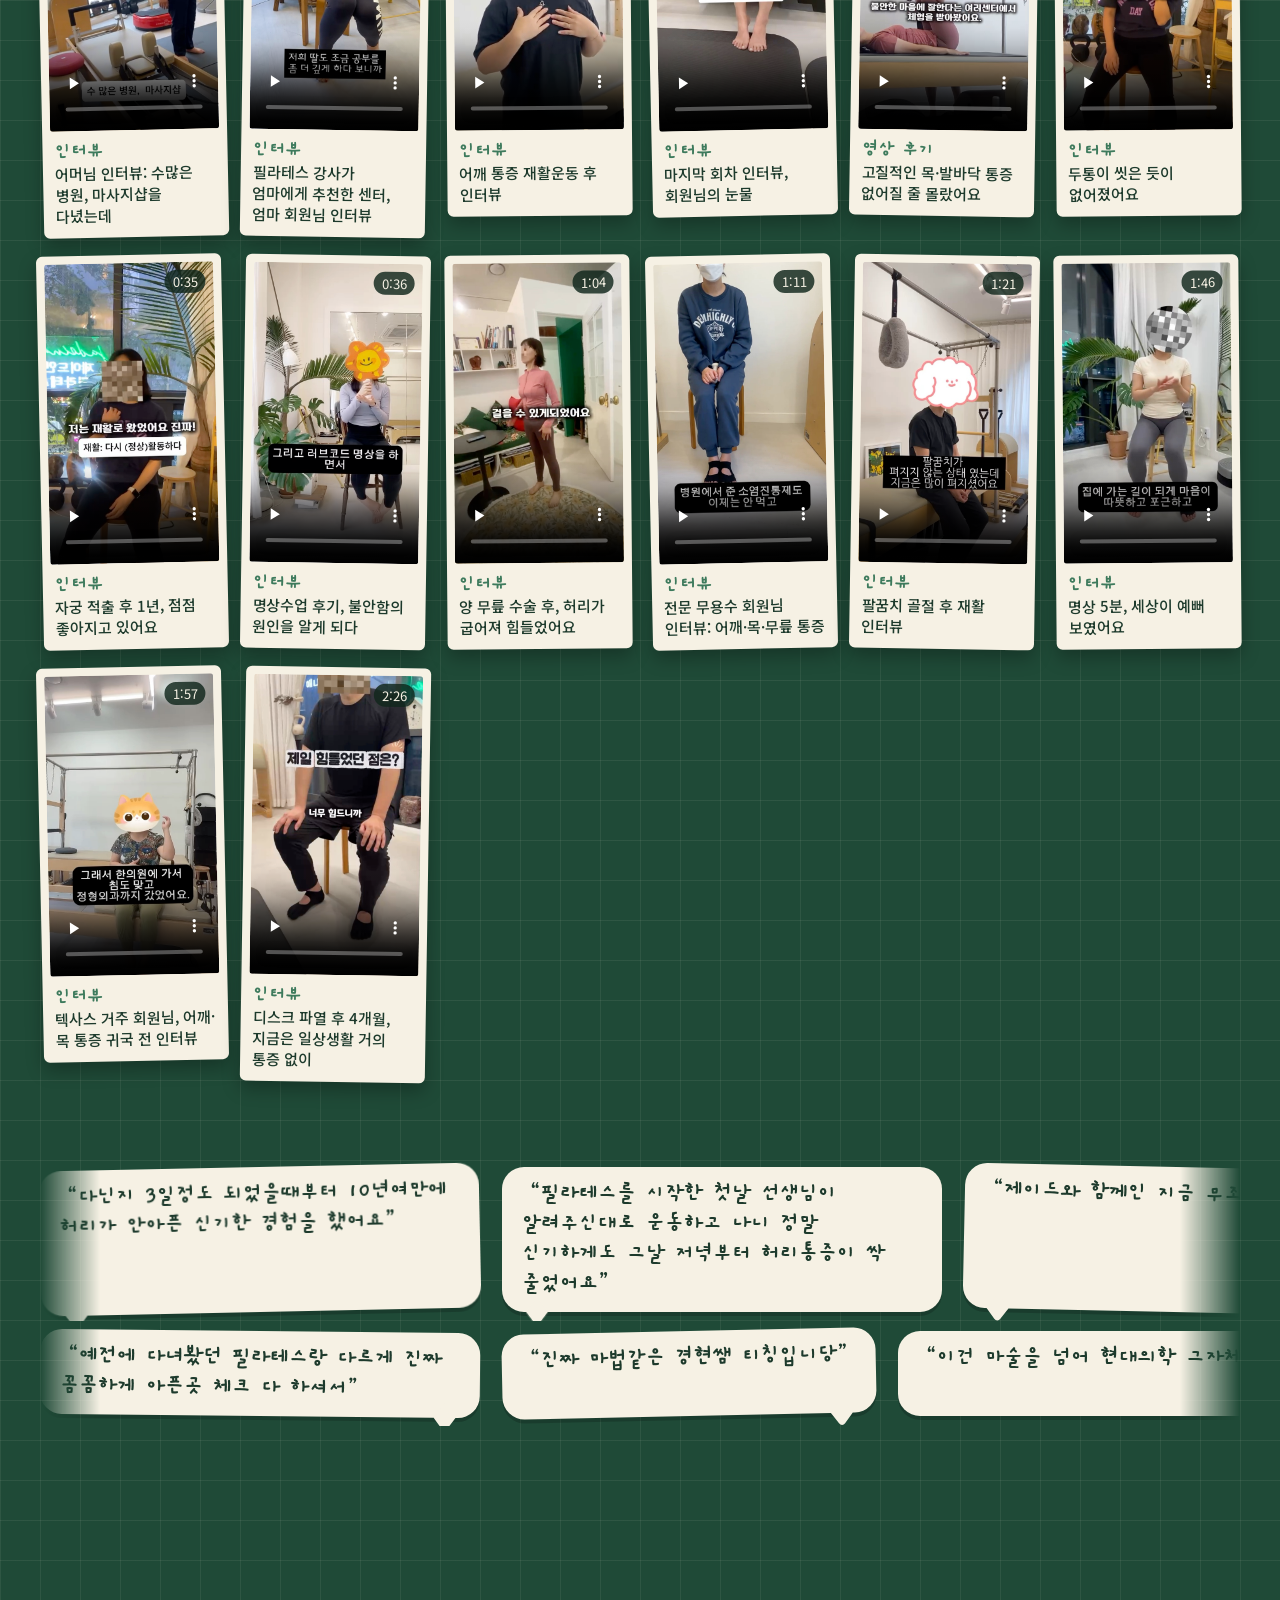
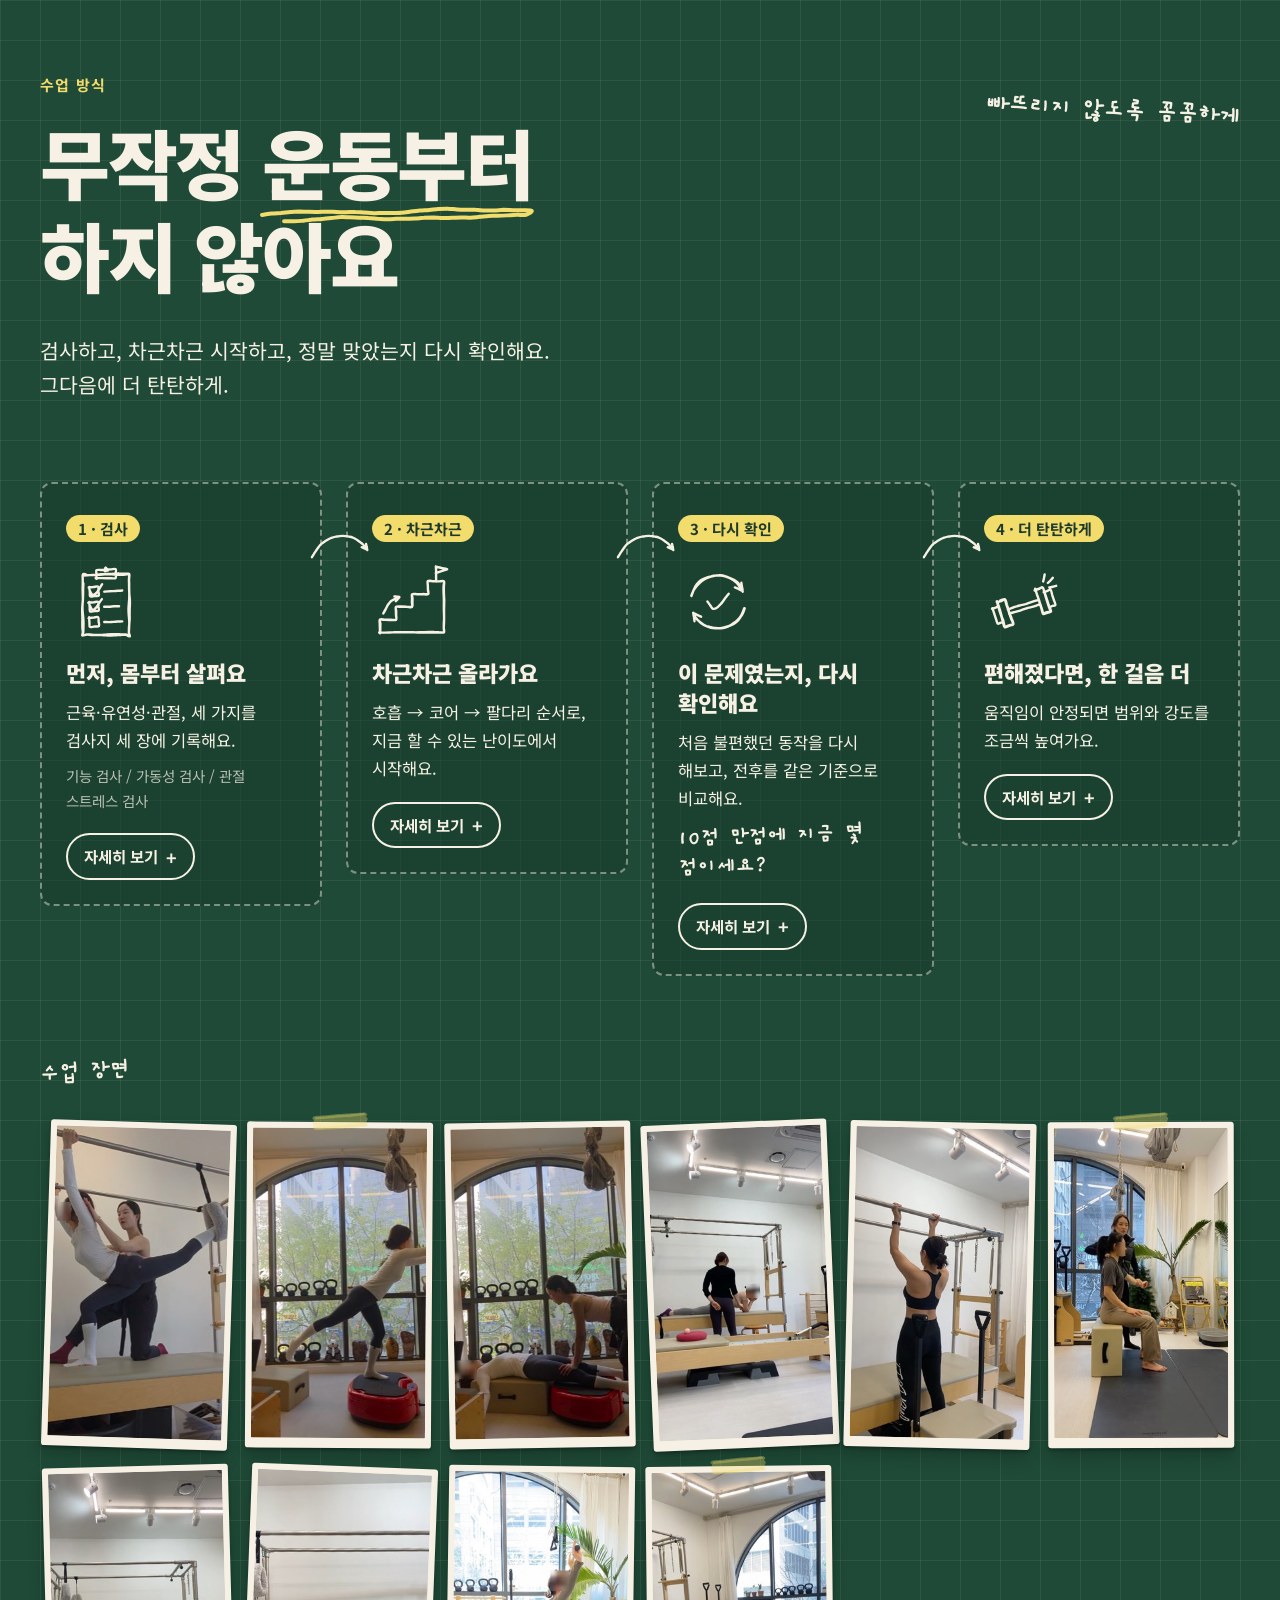
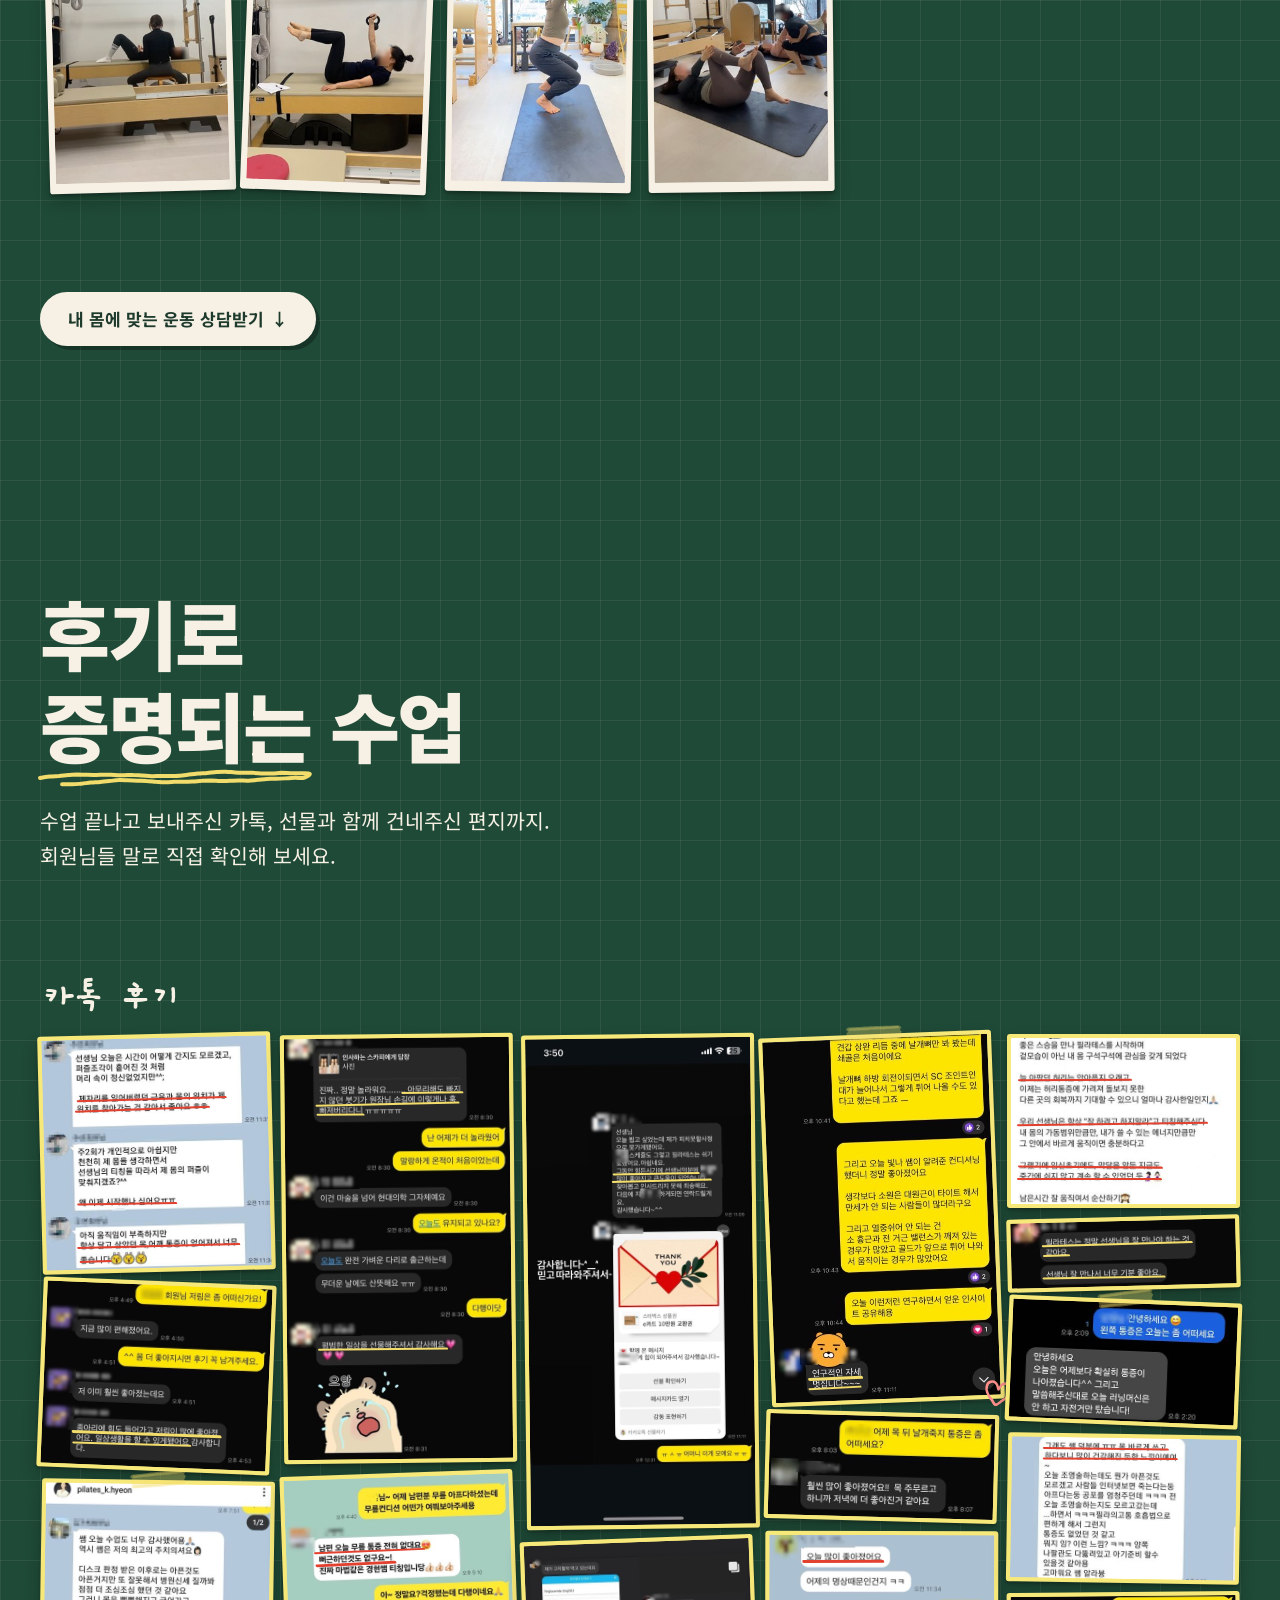
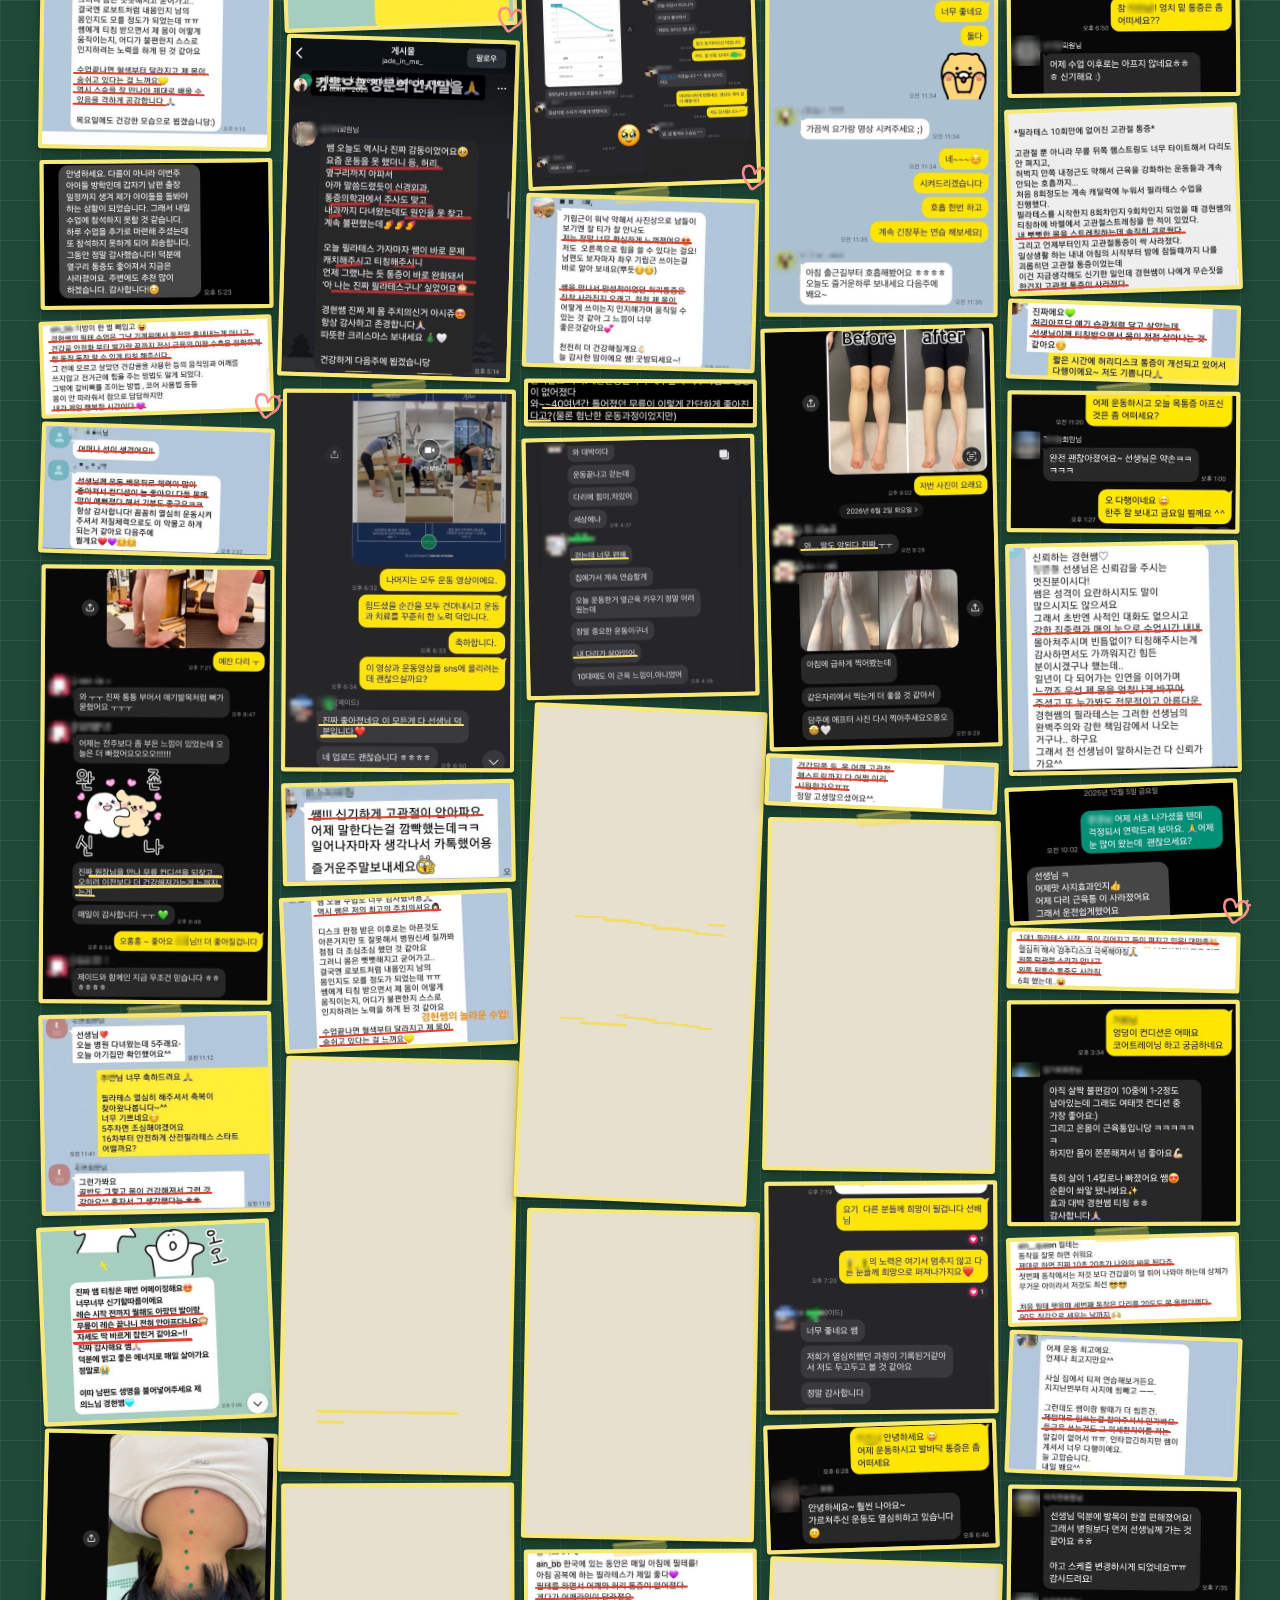
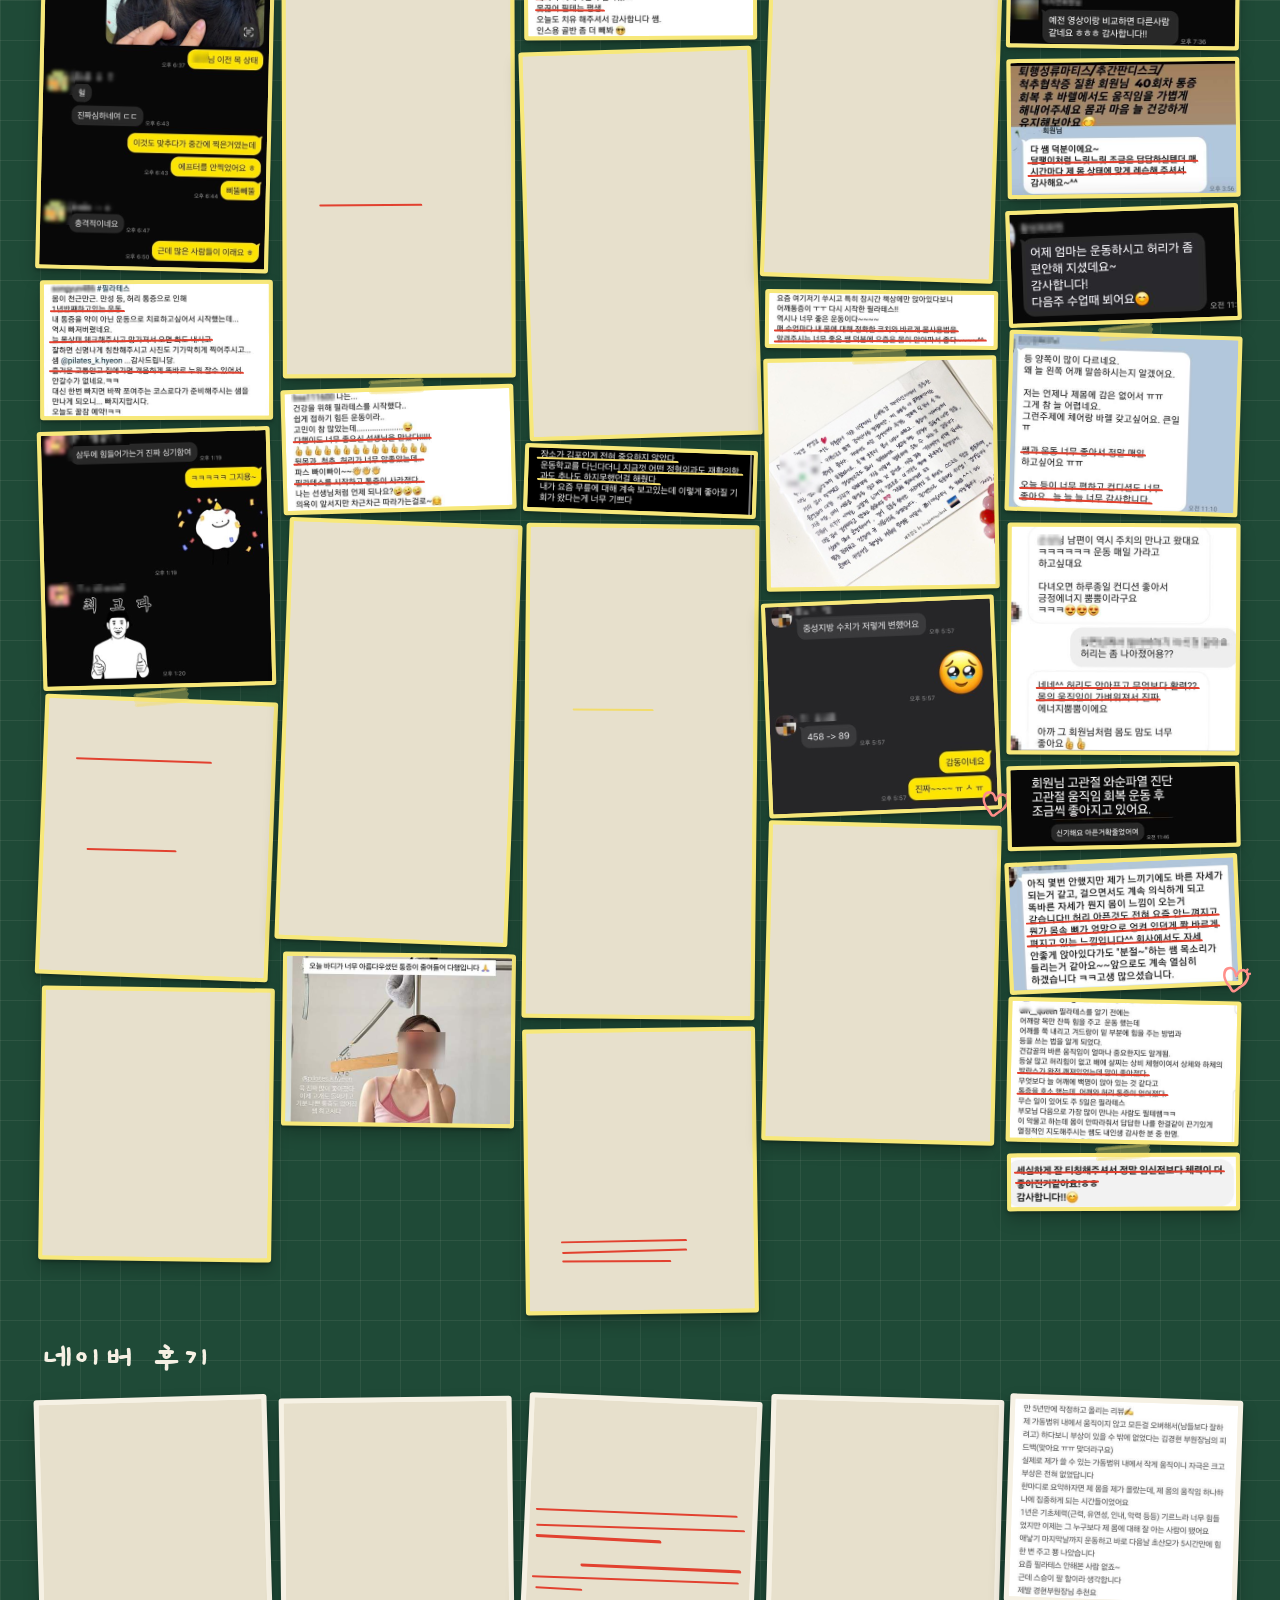
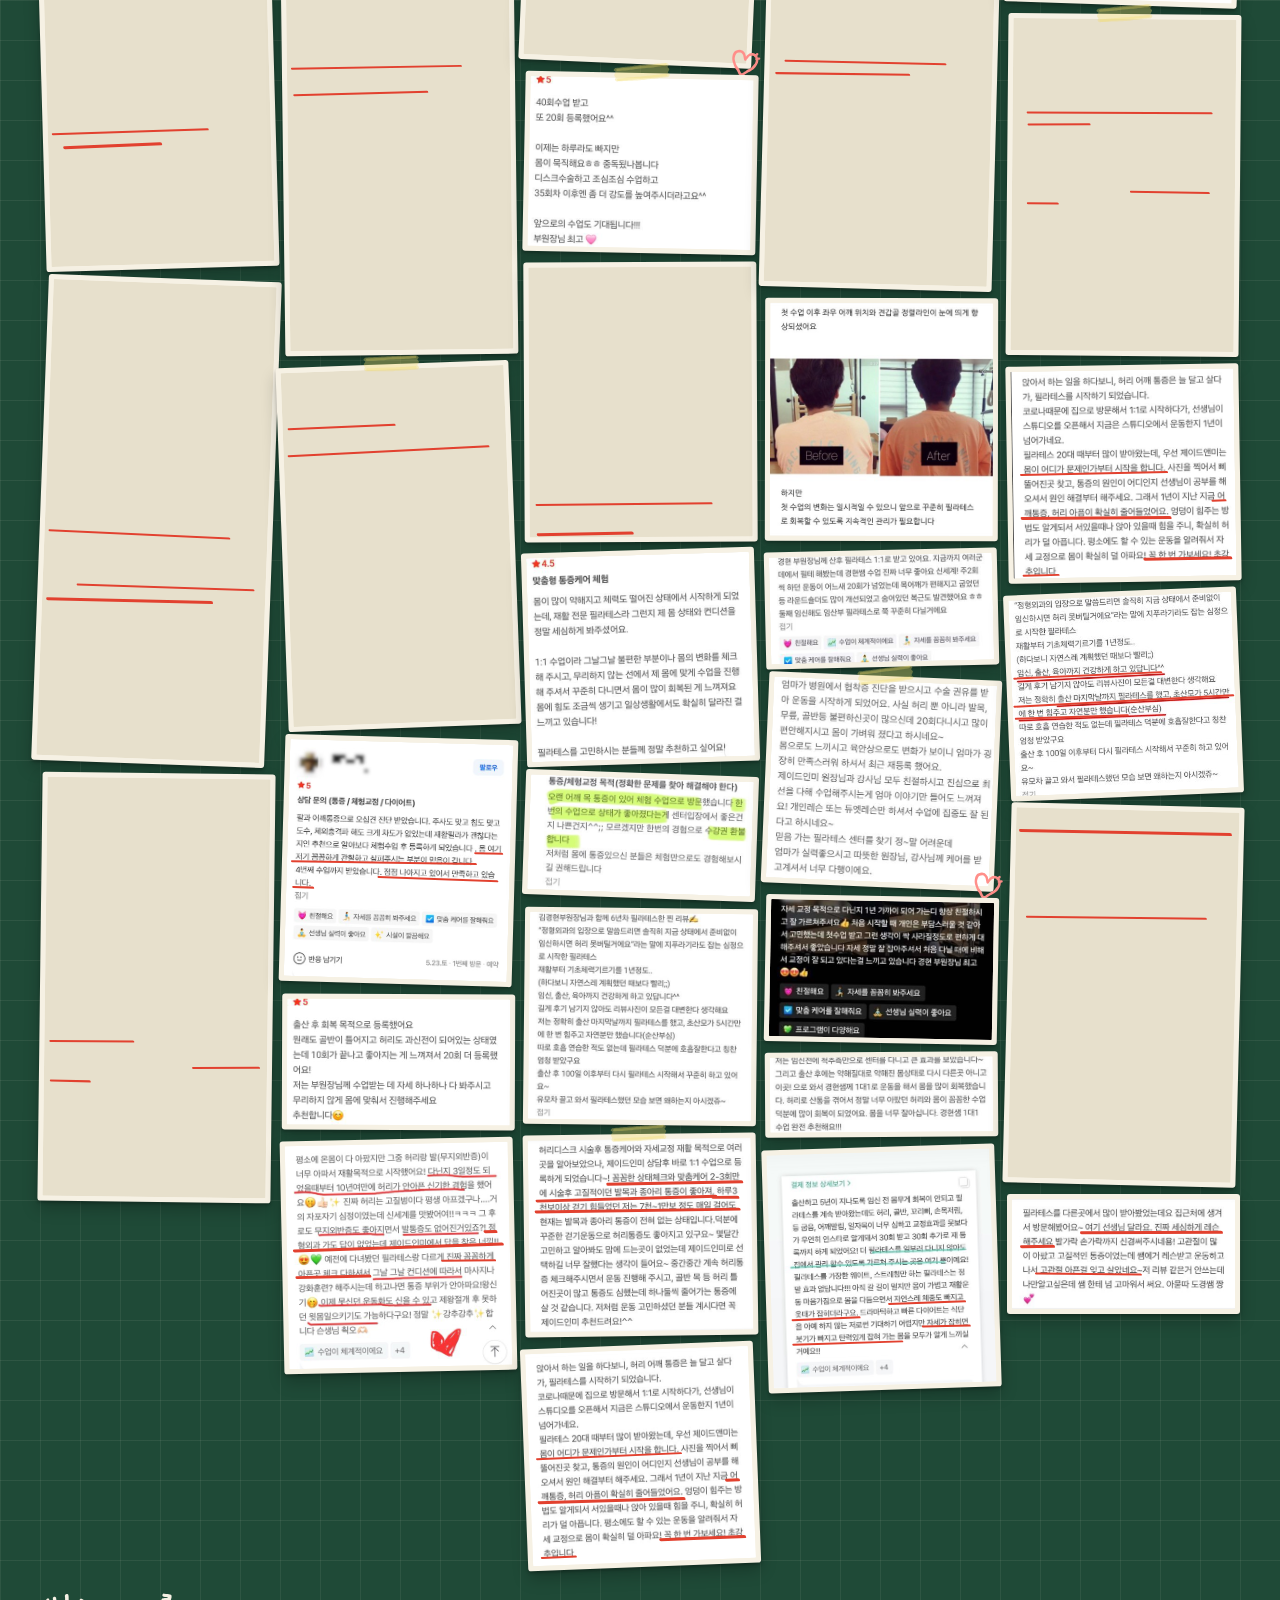
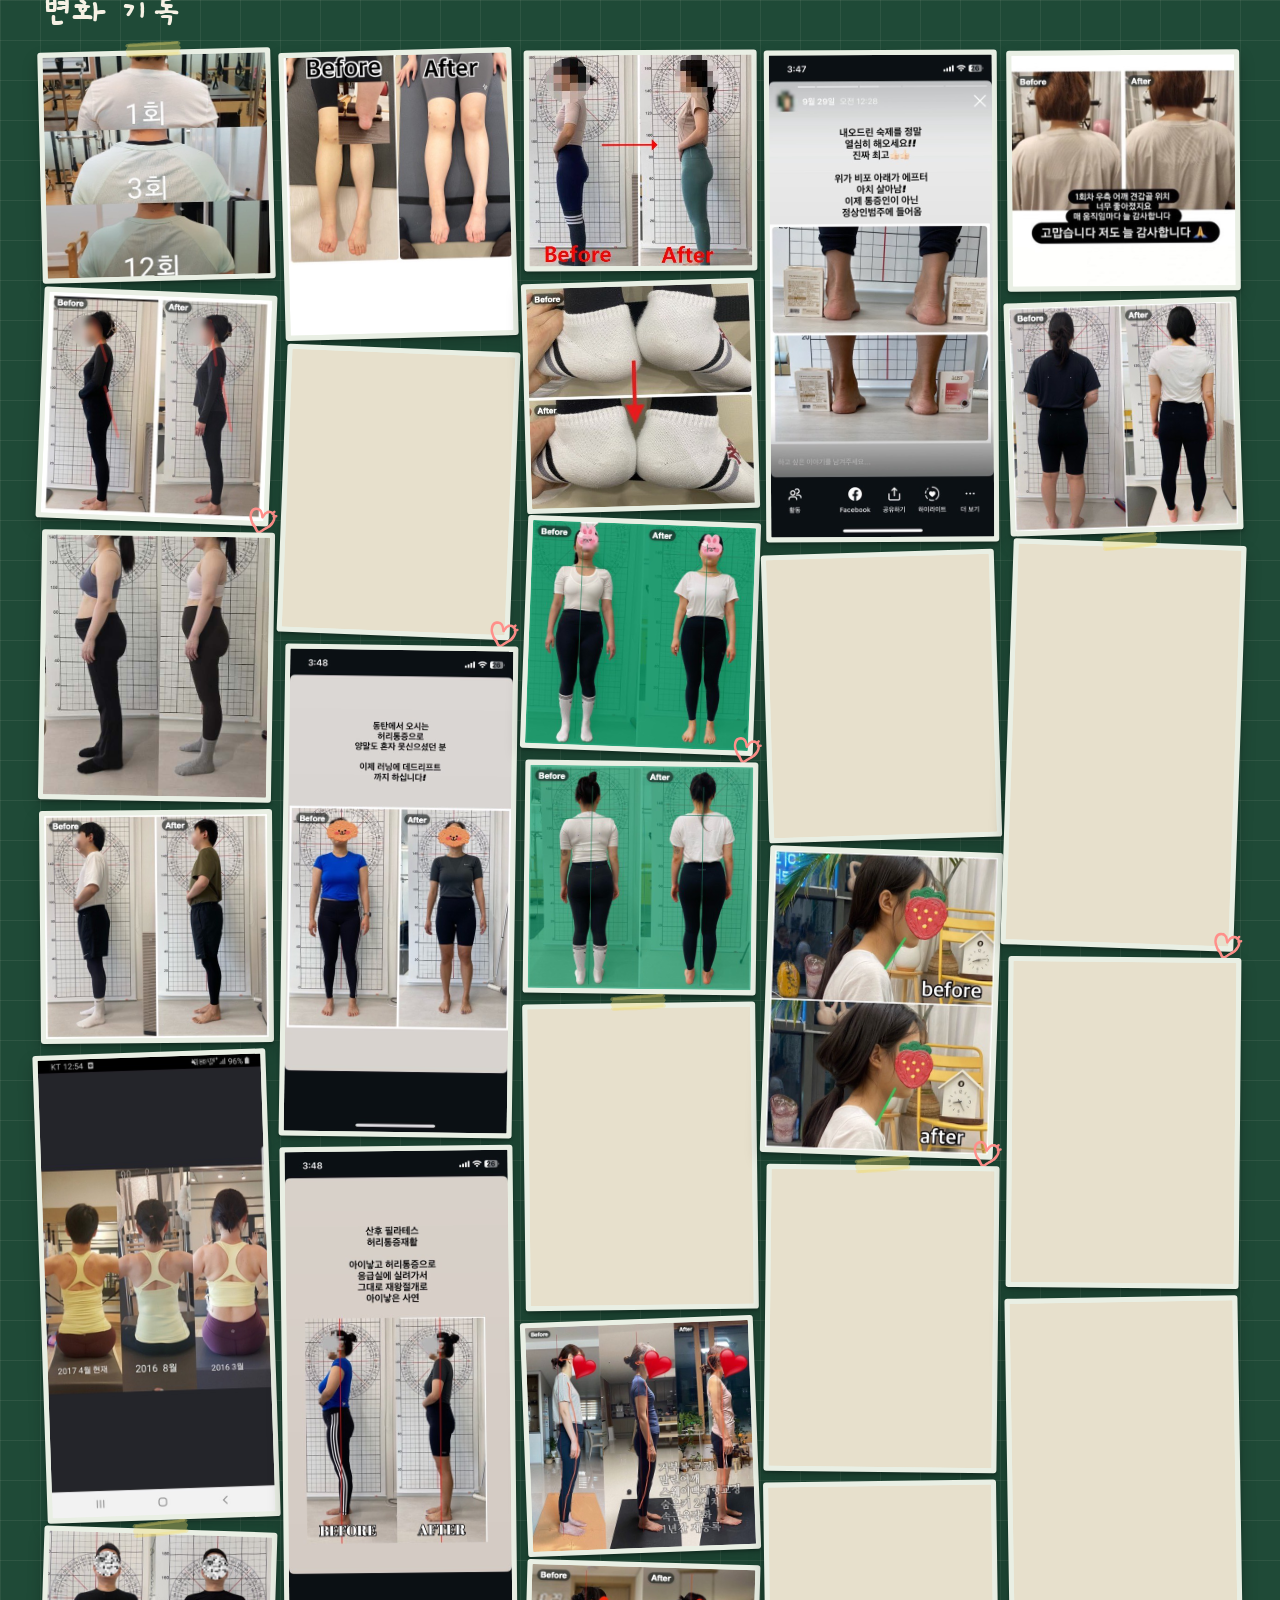
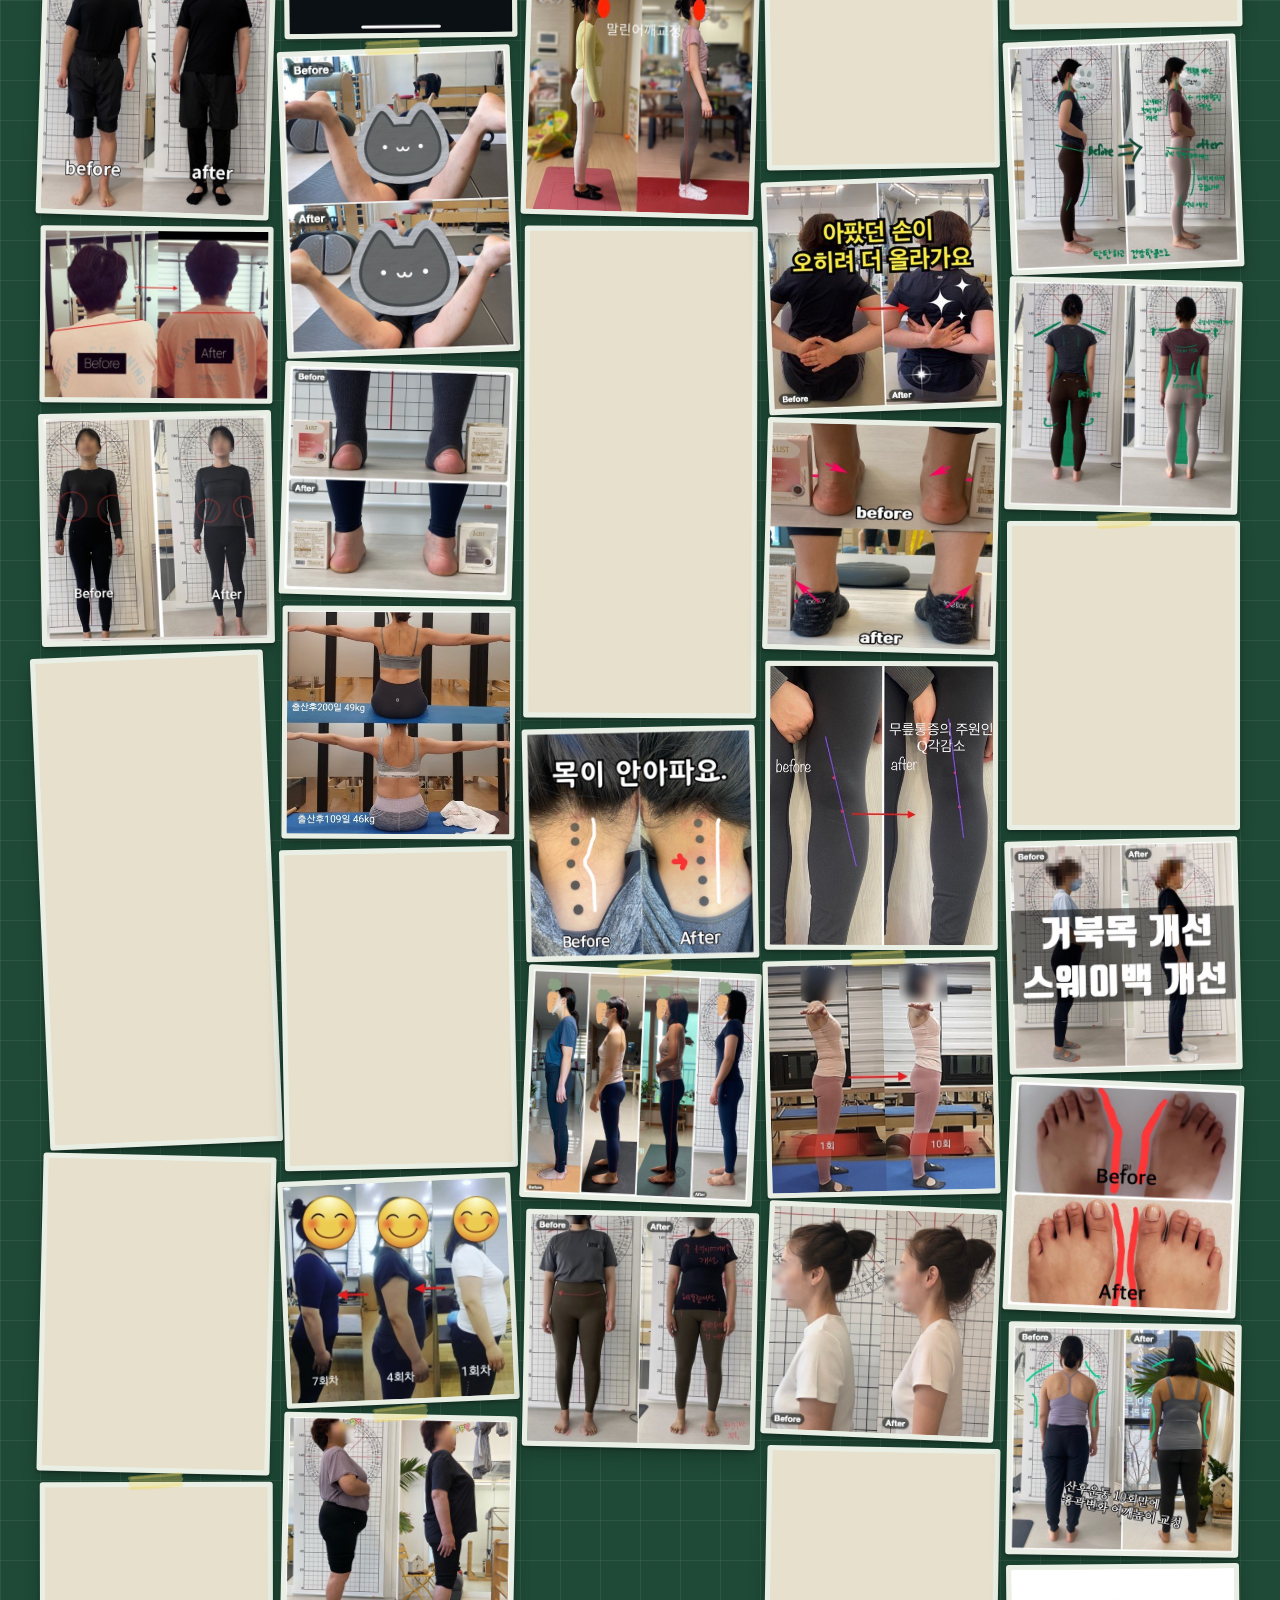
<file: place/index.html>
<!doctype html><html lang="ko"><head><meta charset="utf-8"><meta name="robots" content="noindex"><title>제이드인미 필라테스</title>
<meta http-equiv="refresh" content="0; url=../landing-v2/index.html?utm_source=naver_place">
<script>(function(){var q='utm_source=naver_place',n=(location.search.match(/[?&]n=([^&#]+)/)||[])[1]||location.hash.slice(1);if(n&&q.indexOf('naver_blog')>-1){try{n=decodeURIComponent(n)}catch(e){}q+='&utm_campaign='+encodeURIComponent(n.slice(0,40));}location.replace('../landing-v2/index.html?'+q);})();</script>
</head><body><a href="../landing-v2/index.html?utm_source=naver_place">제이드인미 필라테스로 이동</a></body></html>
</file>
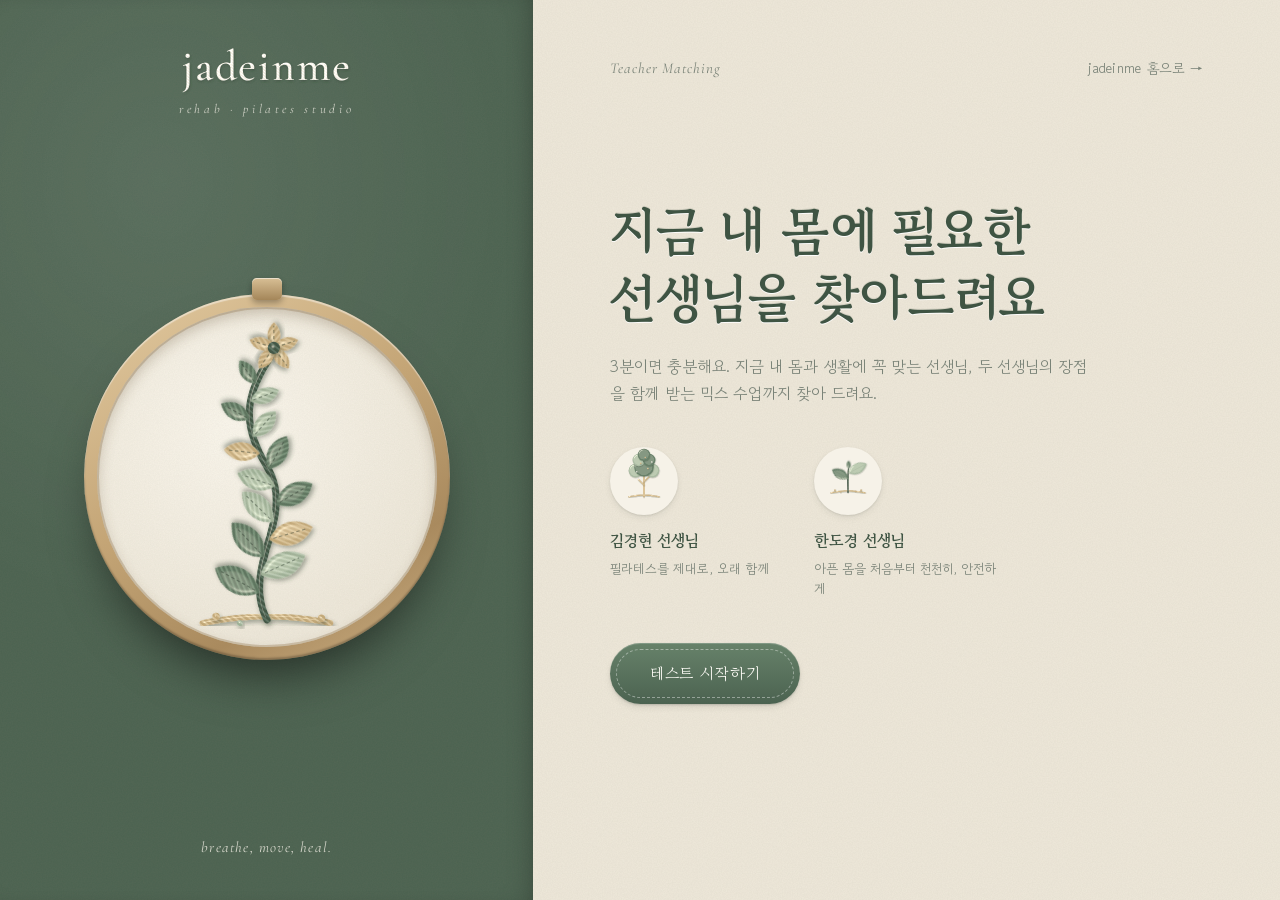
<file: teacher-test/index.html>
<!DOCTYPE html>
<html lang="ko">
<head>
<meta charset="UTF-8">
<meta name="viewport" content="width=device-width, initial-scale=1.0">
<title>jadeinme · 나에게 맞는 선생님 찾기</title>
<link rel="preconnect" href="https://fonts.googleapis.com">
<link rel="preconnect" href="https://fonts.gstatic.com" crossorigin>
<link href="https://fonts.googleapis.com/css2?family=Cormorant+Garamond:ital,wght@0,400;0,500;1,400;1,500&family=Gowun+Batang:wght@400;700&family=Gowun+Dodum&display=swap" rel="stylesheet">
<style>
  :root{
    --green:#5b735d;          /* 주조색 : 톤다운 초록 */
    --green-deep:#3f5443;
    --green-panel:#4b6250;
    --sage:#9fb197;
    --ivory:#eee8da;          /* 보조색 : 아이보리 */
    --ivory-lt:#f6f2e8;
    --white:#fffdf8;          /* 보조색 : 흰색 */
    --gold:#c4a978;
    --ink:#2f3a31;
    --muted:#7a8378;
    --hi:rgba(255,255,255,.9);
    --lo:rgba(96,88,64,.18);
    --serif:"Gowun Batang","Nanum Myeongjo",serif;
    --sans:"Gowun Dodum","Apple SD Gothic Neo","Malgun Gothic",sans-serif;
    --latin:"Cormorant Garamond","Times New Roman",serif;
    /* 원단 질감 (격자 없이 미세한 노이즈만) */
    --noise:url("data:image/svg+xml,%3Csvg xmlns='http://www.w3.org/2000/svg' width='180' height='180'%3E%3Cfilter id='n'%3E%3CfeTurbulence type='fractalNoise' baseFrequency='.8' numOctaves='3' stitchTiles='stitch'/%3E%3CfeColorMatrix values='0 0 0 0 .3 0 0 0 0 .28 0 0 0 0 .2 0 0 0 .10 0'/%3E%3C/filter%3E%3Crect width='100%25' height='100%25' filter='url(%23n)'/%3E%3C/svg%3E");
  }
  *{box-sizing:border-box}
  html,body{margin:0}
  body{
    font-family:var(--sans);color:var(--ink);line-height:1.7;
    background:var(--ivory) var(--noise);
    -webkit-font-smoothing:antialiased;
  }
  [hidden]{display:none!important}
  button{font:inherit;color:inherit}

  /* =========== 레이아웃 : 좌측 자수 패널 + 우측 콘텐츠 =========== */
  .stage{display:grid;grid-template-columns:minmax(340px,5fr) 7fr;min-height:100vh}

  .panel{
    position:sticky;top:0;height:100vh;
    display:flex;flex-direction:column;justify-content:space-between;align-items:center;
    padding:40px 32px;color:var(--ivory-lt);
    background:
      radial-gradient(120% 80% at 30% 20%, rgba(255,255,255,.07), transparent 60%),
      var(--noise),
      var(--green-panel);
    box-shadow:inset -14px 0 30px -20px rgba(0,0,0,.4);
  }
  .brand{text-align:center}
  .brand svg{display:block;width:210px;height:auto;margin:0 auto}
  .brand small{display:block;font-family:var(--latin);font-style:italic;letter-spacing:.28em;font-size:13px;opacity:.75;margin-top:2px}
  .panel-foot{font-family:var(--latin);font-style:italic;font-size:15px;letter-spacing:.08em;opacity:.8;text-align:center;min-height:1.7em}

  /* 자수틀 */
  .hoop{
    position:relative;width:min(78%,380px);aspect-ratio:1;border-radius:50%;padding:13px;
    background:linear-gradient(150deg,#e3cba2 0%,#c4a576 45%,#a98a5e 75%,#cdb185 100%);
    box-shadow:
      0 30px 50px -18px rgba(0,0,0,.55),
      inset 0 2px 1px rgba(255,255,255,.45),
      inset 0 -2px 2px rgba(0,0,0,.25);
  }
  .hoop::before{ /* 나사 */
    content:"";position:absolute;left:50%;top:-16px;transform:translateX(-50%);
    width:30px;height:22px;border-radius:5px;
    background:linear-gradient(180deg,#d8bf95,#a48659);
    box-shadow:inset 0 1px 0 rgba(255,255,255,.5),0 3px 6px rgba(0,0,0,.3);
  }
  .fabric{
    width:100%;height:100%;border-radius:50%;overflow:hidden;
    background:radial-gradient(circle at 40% 35%, #faf6ec, var(--ivory) 70%) ;
    box-shadow:inset 0 0 0 2px rgba(150,120,80,.35), inset 0 6px 14px rgba(90,70,40,.28);
    position:relative;
  }
  .fabric::after{content:"";position:absolute;inset:0;background:var(--noise);opacity:.9;pointer-events:none}
  .fabric svg{width:100%;height:100%;display:block}
  .lf-new{animation:sew .7s ease both}
  @keyframes sew{from{opacity:0}to{opacity:1}}

  /* =========== 콘텐츠 =========== */
  /* 그리드: 위아래 여백은 왼쪽 패널과 같은 40px, 위·아래 줄 높이는 로고 줄과 같은 56px → 로고와 같은 선에 놓인다 */
  .content{display:flex;flex-direction:column;padding:40px clamp(24px,6vw,96px)}
  .topline{height:56px;flex:none;display:flex;justify-content:space-between;align-items:center;font-family:var(--latin);font-style:italic;color:var(--muted);font-size:15px;letter-spacing:.06em}
  /* 위·아래 줄: 왼쪽 영문 라벨과 오른쪽 한글 링크가 같은 높이에 오도록 line-height를 1로 맞추고, 한글은 본문 글꼴로 */
  .topline > *{line-height:1}
  .linkbtn{background:none;border:none;cursor:pointer;padding:6px 0;font-family:var(--sans);font-style:normal;font-size:14px;color:var(--muted);letter-spacing:.02em}
  .linkbtn:hover{color:var(--green-deep)}
  .linkbtn:disabled{opacity:0;pointer-events:none}
  .screen{flex:1;display:flex;flex-direction:column;justify-content:center;max-width:720px;width:100%;padding-block:40px;animation:rise .5s ease}
  @keyframes rise{from{opacity:0;transform:translateY(10px)}to{opacity:1;transform:none}}

  /* 엠보(레터프레스) 타이포 */
  h1,h2,h3{font-family:var(--serif);font-weight:700;color:var(--green-deep);margin:0;
    text-shadow:0 1px 0 var(--hi), 0 -1px 0 rgba(40,55,42,.12)}
  .eyebrow{font-family:var(--latin);font-style:italic;font-size:17px;color:var(--green);letter-spacing:.05em;margin-bottom:14px;display:block}

  /* 엠보 버튼 */
  .btn{
    cursor:pointer;border:none;border-radius:999px;padding:17px 40px;
    font-family:var(--serif);font-size:16px;letter-spacing:.04em;color:var(--white);
    background:linear-gradient(180deg,#67826a,#4b6250);
    box-shadow:inset 0 1px 0 rgba(255,255,255,.18), 0 1px 2px rgba(30,40,32,.16), 0 4px 10px -4px rgba(30,40,32,.22);
    outline:1.5px dashed rgba(255,255,255,.4);outline-offset:-7px;
    transition:transform .2s, box-shadow .2s;
  }
  .btn:hover{transform:translateY(-1px)}
  .btn:active{transform:none;box-shadow:inset 0 2px 4px rgba(0,0,0,.2)}
  .btn.soft{
    color:var(--green-deep);background:var(--ivory-lt);outline-color:transparent;
    box-shadow:0 1px 2px rgba(40,50,42,.10), 0 3px 8px -2px rgba(40,50,42,.12);
  }

  /* ----- 인트로 ----- */
  .intro h1{font-size:clamp(32px,4.2vw,52px);line-height:1.3;letter-spacing:-.01em;margin-bottom:22px}
  .intro .lead{color:var(--muted);font-size:16px;margin:0 0 40px;max-width:30em}
  .crew{display:grid;grid-template-columns:repeat(3,1fr);gap:20px;margin-bottom:44px}
  .member{display:flex;flex-direction:column;align-items:flex-start;gap:12px}
  .medal{
    width:68px;height:68px;border-radius:50%;background:var(--ivory-lt);
    box-shadow:0 1px 2px rgba(40,50,42,.10), 0 3px 8px -2px rgba(40,50,42,.12);
    display:grid;place-items:center;
  }
  .medal svg{width:54px;height:54px}
  .member > div{display:flex;flex-direction:column;gap:4px}
  .member b{font-family:var(--serif);color:var(--green-deep);font-size:16px}
  .member span{font-size:13px;color:var(--muted);line-height:1.55}
  .cta{display:flex;align-items:center;gap:24px;flex-wrap:wrap}
  .cta small{color:var(--muted);font-family:var(--latin);font-style:italic;font-size:15px}

  /* ----- 질문 ----- */
  .qhead{display:flex;align-items:baseline;gap:14px;margin-bottom:10px}
  .qnum{font-family:var(--latin);font-size:72px;line-height:1;color:var(--green);font-weight:400;
    text-shadow:0 2px 0 var(--hi), 0 -1px 0 rgba(40,55,42,.15)}
  .qtot{font-family:var(--latin);font-style:italic;color:var(--muted);font-size:20px}
  .track{position:relative;height:6px;margin:6px 0 40px;border-radius:6px;background:var(--ivory);
    box-shadow:inset 0 1px 2px rgba(40,50,42,.14)}
  .track i{position:absolute;left:0;top:0;bottom:0;border-radius:6px;background:linear-gradient(90deg,var(--sage),var(--green));transition:width .5s}
  .qtitle{font-size:clamp(24px,2.8vw,34px);line-height:1.45;margin-bottom:10px}
  .qsub{color:var(--muted);margin:0 0 36px;min-height:1.7em}
  .options{display:grid;grid-template-columns:repeat(2,1fr);gap:18px}
  .opt{
    cursor:pointer;text-align:left;border:none;border-radius:18px;padding:22px 22px;
    display:flex;align-items:center;gap:16px;font-size:16px;line-height:1.5;
    background:var(--ivory-lt);
    box-shadow:0 1px 2px rgba(40,50,42,.08), 0 3px 10px -2px rgba(40,50,42,.10);
    transition:transform .2s, box-shadow .25s, color .2s;
  }
  .opt:hover{transform:translateY(-1px);box-shadow:0 1px 2px rgba(40,50,42,.10), 0 6px 14px -4px rgba(40,50,42,.16)}
  .opt .k{
    flex:none;width:32px;height:32px;border-radius:50%;display:grid;place-items:center;
    font-family:var(--latin);font-size:17px;color:var(--green);
    box-shadow:inset 0 1px 3px rgba(40,50,42,.14);
  }
  .opt.on{
    color:var(--green-deep);transform:none;
    background:var(--ivory);box-shadow:inset 0 1px 4px rgba(40,50,42,.14);
    outline:1.5px dashed var(--sage);outline-offset:-9px;
  }
  .opt.on .k{color:var(--white);background:radial-gradient(circle at 35% 30%,#7c977d,var(--green-deep));
    box-shadow:0 2px 4px rgba(40,55,42,.35), inset 0 1px 1px rgba(255,255,255,.35)}

  /* ----- 결과 ----- */
  .rname{font-size:clamp(38px,5vw,60px);line-height:1.2;margin-bottom:10px}
  .rkw{font-family:var(--serif);color:var(--green);margin:0 0 28px}
  .rdesc{margin:0 0 36px;font-size:16px;max-width:36em}
  .rgrid{display:grid;grid-template-columns:1fr 1fr;gap:20px;margin-bottom:36px}
  .well{
    border-radius:20px;padding:24px 26px;background:var(--ivory-lt);
    box-shadow:0 1px 2px rgba(40,50,42,.08), 0 4px 14px -4px rgba(40,50,42,.12);
  }
  /* 카드 안의 아이콘·태그는 그림자 없이 한 톤 진한 면으로 */
  .well .medal,.well .chip{background:var(--ivory);box-shadow:none}
  .well h3{font-size:15px;margin-bottom:14px;letter-spacing:.03em}
  .reasons{list-style:none;margin:0;padding:0}
  .reasons li{position:relative;padding:5px 0 5px 22px;font-size:14.5px;line-height:1.55}
  .reasons li::before{content:"";position:absolute;left:2px;top:13px;width:10px;height:10px;border-radius:50%;
    background:radial-gradient(circle at 35% 30%,#8aa48a,var(--green-deep));box-shadow:0 1px 2px rgba(40,55,42,.4)}
  .chips{display:flex;flex-wrap:wrap;gap:12px;margin-bottom:44px}
  .chip{font-size:14px;padding:9px 18px;border-radius:999px;background:var(--ivory-lt);color:var(--green-deep);
    box-shadow:0 1px 2px rgba(40,50,42,.08), 0 2px 6px -2px rgba(40,50,42,.10)}
  .actions{display:flex;gap:18px;flex-wrap:wrap}

  a.btn,a.linkbtn{text-decoration:none;display:inline-block}
  .btn:disabled{opacity:.45;cursor:default;transform:none}
  .next{margin-top:28px}

  /* ----- 결과 : 믹스 수업 ----- */
  .duo{display:grid;grid-template-columns:1fr 1fr;gap:20px;margin-bottom:28px}
  .tcard{display:flex;flex-direction:column;gap:12px}
  .tcard .top{display:flex;align-items:center;gap:14px}
  .tcard .medal{width:56px;height:56px;flex:none}
  .tcard .medal svg{width:44px;height:44px}
  .tcard h3{font-size:18px;margin:0}
  .tcard .kw{font-size:13px;color:var(--muted);line-height:1.5}
  .tcard p{margin:0;font-size:14.5px;line-height:1.6}
  .tcard .chips{margin:0;gap:8px}
  .tcard .chip{font-size:12.5px;padding:6px 12px}
  .why{margin-bottom:36px}
  .rname + .rdesc{margin-top:18px}
  .note{margin:0 0 28px;font-size:14.5px;color:var(--green);max-width:36em}

  /* =========== 모바일 =========== */
  @media (max-width:880px){
    .stage{grid-template-columns:1fr}
    .panel{position:relative;height:auto;padding:28px 20px 34px;gap:22px;box-shadow:inset 0 -14px 30px -20px rgba(0,0,0,.4)}
    .brand svg{width:160px}
    .hoop{width:min(58vw,240px);padding:10px}
    .panel-foot{display:none}
    body.quizzing .hoop{width:min(36vw,150px)}
    .content{padding:20px 20px 28px}
    .screen{padding-block:24px}
  }
  @media (max-width:560px){
    .crew{grid-template-columns:1fr;gap:16px}
    .member{flex-direction:row;align-items:center;gap:16px}
    .member > div{display:flex;flex-direction:column}
    .options,.rgrid,.duo{grid-template-columns:1fr}
    .qnum{font-size:56px}
  }
</style>
</head>
<body>

<!-- 자수 효과 공용 정의 : 새틴 스티치 패턴 + 도톰하게 솟은 엠보 필터 -->
<svg width="0" height="0" style="position:absolute" aria-hidden="true">
  <defs id="embDefs">
    <filter id="raise" x="-30%" y="-30%" width="160%" height="160%">
      <feGaussianBlur in="SourceAlpha" stdDeviation="1.3" result="blur"/>
      <feSpecularLighting in="blur" surfaceScale="3.2" specularConstant=".75" specularExponent="16" lighting-color="#fffbe8" result="spec">
        <feDistantLight azimuth="235" elevation="42"/>
      </feSpecularLighting>
      <feComposite in="spec" in2="SourceAlpha" operator="in" result="specIn"/>
      <feComposite in="SourceGraphic" in2="specIn" operator="arithmetic" k1="0" k2="1" k3=".55" k4="0" result="lit"/>
      <feDropShadow in="lit" dx=".8" dy="1.6" stdDeviation="1.1" flood-color="#2a3a2c" flood-opacity=".42"/>
    </filter>
  </defs>
</svg>

<div class="stage">
  <aside class="panel">
    <div class="brand">
      <svg viewBox="0 0 240 64" aria-label="jadeinme">
        <text x="120" y="46" text-anchor="middle" font-family="Cormorant Garamond, serif" font-size="50" font-weight="500" letter-spacing="2"
              fill="url(#st-i)" filter="url(#raise)">jadeinme</text>
      </svg>
      <small>rehab · pilates studio</small>
    </div>
    <div class="hoop"><div class="fabric"><svg id="art" viewBox="0 0 200 200" aria-hidden="true"></svg></div></div>
    <div class="panel-foot" id="panelFoot">breathe, move, heal.</div>
  </aside>

  <main class="content">
    <div class="topline">
      <span id="topLeft">Teacher Matching</span>
      <a class="linkbtn" id="siteLink" href="../landing-v2/index.html">jadeinme 홈으로 →</a>
      <button class="linkbtn" id="homeBtn" onclick="goHome()" hidden>처음으로</button>
    </div>

    <!-- 인트로 -->
    <section class="screen intro" id="intro">
      <h1>지금 내 몸에 필요한<br>선생님을 찾아드려요</h1>
      <p class="lead">3분이면 충분해요. 지금 내 몸과 생활에 꼭 맞는 선생님, 두 선생님의 장점을 함께 받는 믹스 수업까지 찾아 드려요.</p>
      <div class="crew" id="crew"></div>
      <div class="cta">
        <button class="btn" onclick="start()">테스트 시작하기</button>
      </div>
    </section>

    <!-- 질문 -->
    <section class="screen" id="quiz" hidden>
      <div class="qhead"><span class="qnum" id="qNum">01</span><span class="qtot" id="qTot">/ 13</span></div>
      <div class="track"><i id="qBar"></i></div>
      <div id="qBox"></div>
    </section>

    <!-- 결과 -->
    <section class="screen" id="result" hidden></section>

    <div class="topline" id="bottomNav" style="visibility:hidden">
      <button class="linkbtn" id="backBtn" onclick="back()">← 이전 질문</button>
      <span></span>
    </div>
  </main>
</div>

<script>
const T = {
  K:{
    name:"김경현 선생님", kw:"정통 필라테스 · 수술 후 재활 · 바디 쉐입",
    short:"필라테스를 제대로, 오래 함께",
    desc:"필라테스를 제대로 배우고 싶은 분, 평소 운동을 즐기는 분께 잘 맞는 선생님이에요. 친절한 말보다 정확하게 잘 가르쳐 주는 수업을 원한다면 바로 여기예요. 정확한 원리와 체계적인 커리큘럼으로 몸의 라인을 만들고, 수술 후 재활부터 다시 아프지 않도록 오래 다니며 몸을 관리하는 것까지 함께해요.",
    prog:["정통 필라테스 커리큘럼","수술 후 재활","바디 쉐이핑","운동하는 분께 추천","재활 후 유지 관리"],
    icon:"tree"
  },
  H:{
    name:"한도경 선생님", kw:"수술 초기 재활 · 심한 통증 · 다이어트",
    short:"아픈 몸을 처음부터 천천히, 안전하게",
    // descAll: 심한 통증이 아닌데 시간 때문에 한도경 선생님이 추천될 때
    kwAll:"재활 · 호흡 · 다이어트", progAll:["재활","호흡 재교육","자세 교정","다이어트"],
    descAll:"재활부터 다이어트까지, 지금 내 몸에 맞춰 폭넓게 함께하는 선생님이에요. 불편한 곳과 호흡을 먼저 살피고, 원하시는 목표에 맞춰 수업을 설계해 드려요.",
    desc:"수술 직후나 통증이 심한 시기처럼, 몸을 아주 섬세하게 다뤄야 할 때 함께하는 선생님이에요. 불편한 곳과 얕은 호흡을 먼저 살피고, 호흡으로 몸과 마음의 긴장을 풀어낸 뒤 움직임을 하나씩 되찾아 갑니다. 다이어트도 확실하게 함께해 드려요.",
    prog:["수술 후 초기 재활","통증이 심할 때","호흡 재교육","다이어트"],
    icon:"sprout"
  }
};

/* =========================================================
   질문 & 점수표
   s: 선택 시 각 선생님에게 더해지는 점수
   r: 결과 화면에 '추천 이유'로 보여줄 문장
   sev: 수술 초기·심한 통증 → 한도경 선생님(원장) 수업을 우선
   ========================================================= */
const Q = [
  /* 시간이 가장 중요 → 첫 질문, 여러 개 선택.
     T: 그 시간에 수업하는 선생님. 여기서 고른 시간의 선생님만 추천 후보가 된다. */
  {q:"수업 받기 편한 시간을 모두 골라주세요", sub:"가능한 시간에 맞춰 선생님을 찾아 드려요. 여러 개 골라도 돼요.", multi:true, o:[
    {t:"오전 (9 – 12시)", tag:"오전", T:["H","K"]},
    {t:"낮 (12 – 17시)", tag:"낮", T:["H","K"]},
    {t:"토요일 오전", tag:"토요일 오전", T:["H"]}
  ]},
  {q:"jadeinme를 찾게 된 가장 큰 이유는 무엇인가요?", sub:"가장 가까운 것 하나를 골라주세요.", o:[
    {t:"통증 · 부상 · 수술 후 회복이 필요해요", s:{H:1}, r:"통증과 회복을 가장 먼저 원하셨어요"},
    {t:"체중을 줄이고 건강해지고 싶어요", s:{H:1}, r:"다이어트를 목표로 하셨어요"},
    {t:"크게 아픈 건 아닌데 잔잔하게 몸이 불편해요. 몸을 교정하고 매일 편하고 싶어요", s:{K:1}, r:"몸을 교정해서 매일 편하게 지내고 싶어 하셨어요"},
    {t:"필라테스를 제대로 배워서 몸 쉐입을 잡고 싶어요", s:{K:4}, r:"필라테스를 제대로 배워 몸 쉐입을 잡고 싶어 하셨어요"}
  ]},
  {q:"지금 가장 불편한 곳은 어디인가요?", o:[
    {t:"어깨 · 목", s:{}, r:"어깨·목 통증은 세심한 재활이 잘 맞아요"},
    {t:"허리", s:{}, r:"허리 통증은 세심한 재활이 잘 맞아요"},
    {t:"무릎 · 고관절 · 골반", s:{K:1}, r:"무릎·고관절은 꼼꼼하게 살펴야 해요"},
    {t:"특별히 아픈 곳은 없어요", s:{K:3}, r:"아픈 곳이 없어 본격적인 운동이 가능해요"}
  ]},
  {q:"수술을 받으신 적이 있나요?", o:[
    {t:"최근 1년 이내에 수술했어요", s:{H:4}, sev:true, r:"최근 수술 이력이 있어 초기 재활이 우선이에요"},
    {t:"1년이 훨씬 지났고, 지금은 꽤 회복했어요", s:{K:3}, r:"회복이 많이 진행돼 오래 유지하는 운동이 좋아요"},
    {t:"수술은 안 했지만 진단을 받았어요", s:{}, r:"진단받은 부위를 세심하게 관리해야 해요"},
    {t:"수술한 적 없어요", s:{K:2}, r:""}
  ]},
  {q:"나이대가 어떻게 되시나요?", sub:"몸의 회복 속도와 운동 강도를 정하는 데 참고해요.", o:[
    {t:"10대", s:{}, r:""},
    {t:"20 – 30대", s:{K:2}, r:""},
    {t:"40 – 50대", s:{K:1}, r:""},
    {t:"60대 이상", s:{H:1}, r:"연령에 맞춘 안전한 속도의 수업이 좋아요"}
  ]},
  {q:"평소 운동은 얼마나 하시나요?", o:[
    {t:"운동을 전공했거나 꾸준히 해왔어요", s:{K:4}, r:"운동을 꾸준히 해 오셔서 제대로 된 필라테스가 잘 맞아요"},
    {t:"가끔 하는 편이에요", s:{K:1}, r:""},
    {t:"거의 안 해봤어요", s:{}, r:"운동이 처음이라 세심하게 챙겨주는 수업이 좋아요"}
  ]},
  {q:"불편함을 느낀 지 얼마나 되었나요?", o:[
    {t:"3개월이 안 됐어요", s:{H:1}, r:"통증이 시작된 지 얼마 안 돼 빨리 살펴야 해요"},
    {t:"3개월 – 1년 정도요", s:{}, r:"몇 달 이어진 통증이라 꾸준하고 세심한 관리가 필요해요"},
    {t:"1년 넘게 오래됐어요", s:{K:1}, r:"오래된 통증은 생활 습관부터 꼼꼼히 봐야 해요"},
    {t:"지금은 거의 괜찮아요", s:{K:3}, r:"통증이 거의 사라져 유지·강화 단계예요"}
  ]},
  {q:"물리치료를 받아보신 적이 있나요?", o:[
    {t:"받고 있어요", s:{H:3}, sev:true, r:"물리치료와 함께할 초기 재활 운동이 필요해요"},
    {t:"받아본 적 있어요", s:{K:1}, r:"물리치료 이후 다음 단계 운동이 필요해요"},
    {t:"받아본 적 없어요", s:{K:1}, r:""}
  ]},
  {q:"몸이 좋아지면 어떤 하루를 보내고 싶나요?", o:[
    {t:"아침에 '아, 아프다' 소리 없이 일어나고 싶어요", s:{}, r:"아침마다 아프지 않은 몸을 원하세요"},
    {t:"퇴근하고도 지치지 않는 몸이고 싶어요", s:{K:1}, r:"하루 끝에도 지치지 않는 몸을 원하세요"},
    {t:"거울 볼 때 자세와 라인이 달라졌으면 해요", s:{K:3}, r:"자세와 몸의 라인이 달라지길 원하세요"},
    {t:"아플까 봐 피하던 동작을 편하게 하고 싶어요", s:{H:1}, r:"아파서 피하던 동작을 다시 편하게 하고 싶어 하세요"}
  ]},
  {q:"어떤 선생님을 원하세요?", o:[
    {t:"원리부터 체계적으로 제대로 가르쳐주는 선생님", s:{K:4}, r:"체계적으로 제대로 가르쳐주는 선생님을 원하세요"},
    {t:"친절함보다 잘 가르쳐 주는 게 제일 중요해요", s:{K:4}, r:"무엇보다 잘 가르쳐 주는 선생님을 원하세요"}
  ]},
  {q:"다이어트를 원하시나요?", o:[
    {t:"네, 꼭 필요해요", s:{H:1}, r:"체중 관리가 꼭 필요하다고 하셨어요"},
    {t:"조금은 빼고 싶어요", s:{}, r:""},
    {t:"체중보다는 통증 개선이 우선이에요", s:{}, r:"체중보다 통증 개선이 우선이에요"}
  ]},
  {q:"몸의 쉐입(라인) 만들기에 관심이 있나요?", o:[
    {t:"네, 가장 큰 목표예요", s:{K:4}, r:"몸의 라인을 만드는 것이 가장 큰 목표예요"},
    {t:"어느 정도 관심 있어요", s:{K:1}, r:""},
    {t:"지금은 아픈 게 먼저예요", s:{}, r:"지금은 몸매보다 통증 회복이 먼저예요"}
  ]},
  {q:"요즘 마음도 지치고 힘드신가요?", sub:"몸과 마음은 연결되어 있어요. 편하게 답해주세요.", o:[
    {t:"네, 많이 지쳐 있어요", s:{}, r:"마음 이야기까지 편하게 들어주는 선생님이 잘 맞아요"},
    {t:"가끔 그래요", s:{}, r:""},
    {t:"마음은 괜찮아요", s:{K:2}, r:""}
  ]}
];


/* =========================================================
   자수 그래픽
   ========================================================= */
// 새틴 스티치 패턴 (실 색상별)
const THREADS = { g:["#5b735d","#7a947b"], d:["#3f5443","#5a7160"], s:["#9fb197","#bccbb4"],
                  y:["#c4a978","#dcc59a"], i:["#f3ecdc","#ffffff"] };
document.getElementById("embDefs").insertAdjacentHTML("beforeend",
  Object.entries(THREADS).map(([k,[base,lt]]) => `
    <pattern id="st-${k}" width="2.6" height="2.6" patternUnits="userSpaceOnUse" patternTransform="rotate(38)">
      <rect width="2.6" height="2.6" fill="${base}"/><rect width="2.6" height="1.1" fill="${lt}"/>
    </pattern>`).join(""));

const F = 'filter="url(#raise)"';
function leaf(x,y,a,s,c,cls=""){
  return `<g transform="translate(${x} ${y}) rotate(${a})" class="${cls}">
    <path d="M0 0 C${s*.3} ${-s*.36} ${s*.72} ${-s*.32} ${s} 0 C${s*.72} ${s*.32} ${s*.3} ${s*.36} 0 0Z" fill="url(#st-${c})" ${F}/>
    <path d="M${s*.1} 0 L${s*.86} 0" stroke="rgba(35,50,38,.4)" stroke-width=".7" stroke-dasharray="2 1.5" fill="none"/>
  </g>`;
}
const knot = (x,y,r=2.6,c="y") => `<circle cx="${x}" cy="${y}" r="${r}" fill="url(#st-${c})" ${F}/>`;
const line = (d,c,w,dash="7 1.6") => `<path d="${d}" fill="none" stroke="url(#st-${c})" stroke-width="${w}" stroke-linecap="round" stroke-dasharray="${dash}" ${F}/>`;

const STEM = "M100 184 C84 152 118 124 100 94 S90 48 104 26";
const LEAF_COLORS = ["g","s","g","y","s","g","s","g","y","s","g","s","g"];

// 덩굴 : 답한 질문 수만큼 잎이 수놓아져요
function vine(count, bloom, newest=-1){
  const art = document.getElementById("art");
  art.innerHTML = `<path id="stemRef" d="${STEM}" fill="none"/>`;
  const p = document.getElementById("stemRef"), L = p.getTotalLength();
  let out = line("M62 186 Q100 178 138 186","y",3.5) + line(STEM,"d",4.2);
  for(let i=0;i<count;i++){
    const l = L*(0.1 + i*0.064), a = p.getPointAtLength(l), b = p.getPointAtLength(l+1);
    const tan = Math.atan2(b.y-a.y, b.x-a.x)*180/Math.PI;
    const side = i%2 ? 1 : -1;
    out += leaf(a.x.toFixed(1), a.y.toFixed(1), (tan + side*58).toFixed(1), 30 - i*1.1, LEAF_COLORS[i], i===newest?"lf-new":"");
  }
  if(bloom){
    out += [0,72,144,216,288].map(r=>leaf(104,24,r-90,15,"y")).join("") + knot(104,24,3.6,"d");
  }
  out += knot(70,182,2.2) + knot(132,183,2.2) + knot(84,186,1.8,"s");
  art.innerHTML = out;
}

const MOTIF = {
  sprout: () =>
    line("M48 160 Q100 148 152 160","y",4) +
    line("M100 158 C100 134 98 112 102 86","d",4.5) +
    leaf(101,116,-152,56,"g") + leaf(102,100,-28,62,"s") + leaf(102,86,-92,24,"g") +
    knot(60,152) + knot(140,152) + knot(78,158,2) + knot(124,157,2),
  flower: () =>
    line("M100 176 C95 146 105 124 100 100","d",4.5) +
    leaf(99,150,-152,42,"g") + leaf(101,132,-28,38,"s") +
    [0,51,103,154,206,257,309].map(r=>leaf(100,76,r,34,r%2?"s":"g")).join("") +
    [[100,76,5],[93,71,2.6],[107,71,2.6],[93,81,2.6],[107,81,2.6],[100,68,2.4],[100,84,2.4]]
      .map(([x,y,r])=>knot(x,y,r)).join(""),
  tree: () =>
    line("M54 172 Q100 162 146 172","y",4) +
    line("M100 170 C98 150 102 130 100 104","y",7.5,"9 1.6") +
    line("M100 136 L82 118","y",4) + line("M100 126 L118 108","y",4) +
    [[74,92,21,"s"],[126,92,21,"s"],[100,80,30,"g"],[84,60,19,"s"],[116,60,19,"g"],[100,44,19,"g"]]
      .map(([x,y,r,c])=>`<circle cx="${x}" cy="${y}" r="${r}" fill="url(#st-${c})" ${F}/>`).join("") +
    knot(90,70,2.4,"y") + knot(112,86,2.4,"y") + knot(104,52,2.2,"y") + knot(78,96,2.2,"i") + knot(124,66,2.2,"i")
};
const motifSvg = type => `<svg viewBox="30 20 140 165" aria-hidden="true">${MOTIF[type]()}</svg>`;

/* =========================================================
   화면 흐름
   ========================================================= */
let cur = 0;
let moving = false;   // 다음 질문으로 넘어가는 중에는 클릭을 받지 않는다 (빠른 두 번 클릭으로 질문을 건너뛰는 것 방지)
const answers = new Array(Q.length).fill(null);
const $ = id => document.getElementById(id);
const pad = n => String(n).padStart(2,"0");

$("crew").innerHTML = Object.values(T).map(t => `
  <div class="member"><div class="medal">${motifSvg(t.icon)}</div>
  <div><b>${t.name}</b><span>${t.short}</span></div></div>`).join("");

function show(id){
  ["intro","quiz","result"].forEach(s => $(s).hidden = s !== id);
  $("homeBtn").hidden = id === "intro";
  $("siteLink").hidden = id !== "intro";
  $("bottomNav").style.visibility = id === "quiz" ? "visible" : "hidden";
  document.body.classList.toggle("quizzing", id === "quiz");
  window.scrollTo({top:0, behavior:"smooth"});
}

function goHome(){
  show("intro");
  $("topLeft").textContent = "Teacher Matching";
  $("panelFoot").textContent = "breathe, move, heal.";
  vine(13, true);
}

function start(pre){
  cur = 0; moving = false; answers.fill(null);
  if(pre) for(const qi in pre) answers[qi] = pre[qi];
  show("quiz"); vine(0, false); renderQ();
}

function renderQ(){
  const item = Q[cur];
  $("qNum").textContent = pad(cur+1);
  $("qTot").textContent = "/ " + pad(Q.length);
  $("qBar").style.width = (cur/Q.length*100) + "%";
  $("topLeft").textContent = "Question " + pad(cur+1);
  $("panelFoot").textContent = cur === 0 ? "한 땀씩, 당신의 이야기를 수놓아요" : `${cur}개의 잎이 자랐어요`;
  $("backBtn").disabled = cur === 0;
  const box = $("qBox");
  box.style.animation = "none"; void box.offsetWidth; box.style.animation = "rise .45s ease";
  const isOn = i => item.multi ? (answers[cur]||[]).includes(i) : answers[cur]===i;
  box.innerHTML = `
    <h2 class="qtitle">${item.q}</h2>
    <p class="qsub">${item.sub || ""}</p>
    <div class="options">
      ${item.o.map((o,i)=>`
        <button class="opt ${isOn(i)?"on":""}" onclick="pick(${i})" ${item.multi?`aria-pressed="${isOn(i)}"`:""}>
          <span class="k">${String.fromCharCode(65+i)}</span><span>${o.t}</span>
        </button>`).join("")}
    </div>
    ${item.multi ? `<div class="next"><button class="btn" id="nextBtn" onclick="next()" ${(answers[cur]||[]).length?"":"disabled"}>다음 질문 →</button></div>` : ""}`;
}

function pick(i){
  if(moving) return;
  if(Q[cur].multi){ // 여러 개 선택: 누를 때마다 켜고 끄고, '다음'으로 넘어간다
    const sel = new Set(answers[cur]||[]);
    sel.has(i) ? sel.delete(i) : sel.add(i);
    answers[cur] = [...sel].sort();
    document.querySelectorAll(".opt").forEach((b,k)=>{
      b.classList.toggle("on", sel.has(k)); b.setAttribute("aria-pressed", sel.has(k));
    });
    $("nextBtn").disabled = !sel.size;
    return;
  }
  answers[cur] = i;
  document.querySelectorAll(".opt").forEach((b,k)=>b.classList.toggle("on", k===i));
  next();
}

function next(){
  if(moving) return;
  moving = true;
  vine(cur+1, cur === Q.length-1, cur);
  setTimeout(()=>{
    moving = false;
    if(cur < Q.length-1){ cur++; renderQ(); }
    else { $("qBar").style.width = "100%"; showResult(); }
  }, 420);
}

function back(){
  if(moving) return;
  if(cur > 0){ cur--; vine(cur, false); renderQ(); }
}

/* ---------- 결과 계산 ---------- */
const BOOK = "../landing-v2/index.html#consult-form";   // 랜딩 상담 신청서 (10/27부터 네이버 예약 안 씀)
const TRIAL = "../landing-v2/index.html#consult-form";  // 랜딩 신청서에서 체험 선택
const short = k => T[k].name.replace(" 선생님","");

/* 추천 순서
   1) 시간: 고른 시간에 수업하는 선생님만 후보
   2) 수술 초기·심한 통증(sev)이고 한도경 선생님 시간이 맞으면 → 한도경 + 다른 선생님 한 분 믹스
   3) 그 외에는 김경현 선생님 위주. 시간이 안 맞을 때(토요일 오전만 가능)만 한도경 선생님
   4) 오전·낮은 김경현 + 한도경 믹스 (아프면 한도경 먼저, 아니면 김경현 먼저) */
function calc(){
  const when = answers[0].map(i => Q[0].o[i]);
  const avail = ["H","K"].filter(k => when.some(o => o.T.includes(k)));
  const score = {H:0,K:0};
  let sev = false;
  answers.forEach((a,qi)=>{
    if(Q[qi].multi || a == null) return;
    const o = Q[qi].o[a];
    if(o.sev) sev = true;
    for(const k in o.s) score[k] += o.s[k];
  });
  const rank = ks => ks.slice().sort((a,b)=> (score[b]-score[a]) || ("KH".indexOf(a)-"KH".indexOf(b)));
  const others = avail.filter(k => k !== "H");
  let pick;
  if(sev && avail.includes("H")) pick = ["H", ...(others.includes("K") ? ["K"] : rank(others).slice(0,1))];   // 오전·낮이면 짝은 김경현
  else pick = others.length ? rank(others).slice(0,2) : ["H"];
  if(pick.length === 1 && pick[0] === "K") pick = ["K","H"];   // 오전·낮은 김경현 + 한도경 두 분 (김경현 먼저)
  return {pick, sev, avail};
}

function reasonsFor(ks){
  return answers
    .map((a,qi)=> Q[qi].multi || a == null ? null : ({r:Q[qi].o[a].r, p:Math.max(...ks.map(k=>Q[qi].o[a].s[k]||0))}))
    .filter(x=>x && x.r && x.p>0)
    .sort((a,b)=>b.p-a.p)
    .slice(0,4)
    .map(x=>x.r);
}

// gen: 심한 통증이 아닐 때 한도경 선생님은 폭넓은 소개(kwAll·progAll)로
const tcard = (k, gen) => `
  <div class="well tcard">
    <div class="top"><div class="medal">${motifSvg(T[k].icon)}</div>
      <div><h3>${T[k].name}</h3><div class="kw">${gen && T[k].kwAll || T[k].kw}</div></div></div>
    <p>${T[k].short}</p>
    <div class="chips">${(gen && T[k].progAll || T[k].prog).map(p=>`<span class="chip">${p}</span>`).join("")}</div>
  </div>`;

function showResult(){
  const {pick, sev, avail} = calc();
  const mix = pick.length > 1, [a, b] = pick, t = T[a];
  let reasons = reasonsFor(pick);
  if(!reasons.length) reasons = reasonsFor(["K","H"]);
  const gen = !sev;   // 심한 통증이 아니면 한도경 선생님은 폭넓은 소개로
  const desc = !mix ? (gen && t.descAll || t.desc)
    : a === "H" ? `지금은 몸을 아주 섬세하게 다뤄야 하는 시기라, ${T.H.name}과 ${T[b].name}의 <b>믹스 수업</b>을 추천해요. 두 선생님의 장점을 함께 받아 보세요.`
    : b === "H" ? `두 선생님의 장점을 함께 받는 <b>믹스 수업</b>을 추천해요.`
    : `두 선생님의 장점을 함께 받는 <b>믹스 수업</b>을 추천해요. 답변으로 보면 ${t.name}과 조금 더 잘 맞아요.`;
  const notes = [];
  if(sev && !avail.includes("H")) notes.push(`수술 초기이거나 통증이 심하시면 ${T.H.name} 수업을 함께 받으시는 것도 추천해요.`);

  $("art").innerHTML = MOTIF[t.icon]();
  $("topLeft").textContent = mix ? "Your Class" : "Your Teacher";
  $("panelFoot").textContent = mix ? `${short(a)} × ${short(b)}` : t.short;
  $("result").innerHTML = `
    <h1 class="rname">${mix ? `${short(a)} · ${short(b)}<br>믹스 수업` : t.name}</h1>
    ${mix ? `
      <p class="rdesc">${desc}</p>
      <div class="duo">${tcard(a, gen)}${tcard(b, gen)}</div>`
    : `
      <p class="rkw">${gen && t.kwAll || t.kw}</p>
      <p class="rdesc">${desc}</p>
      <div class="chips">${(gen && t.progAll || t.prog).map(p=>`<span class="chip">${p}</span>`).join("")}</div>`}
    ${notes.map(n=>`<p class="note">${n}</p>`).join("")}
    ${reasons.length ? `<div class="well why">
      <h3>추천 이유</h3>
      <ul class="reasons">${reasons.map(r=>`<li>${r}</li>`).join("")}</ul>
    </div>` : ""}
    <div class="actions">
      <a class="btn" href="${BOOK}">무료 상담 신청하기</a>
      <a class="btn" href="${TRIAL}">체험 수업 신청하기</a>
      <button class="btn soft" onclick="start()">다시 테스트하기</button>
      <a class="btn soft" href="../landing-v2/index.html">홈으로</a>
    </div>`;
  show("result");
}

vine(13, true);

/* 홈 화면 쪽지 카드에서 '불편한 곳'을 고르고 들어오면(?pain=0~3) 바로 질문을 시작하고 그 답을 미리 골라 둔다 */
(function(){
  const pain = new URLSearchParams(location.search).get("pain");
  const qi = Q.findIndex(q => q.q.startsWith("지금 가장 불편한 곳"));
  if(/^\d$/.test(pain || "") && qi > -1 && Q[qi].o[+pain]) start({[qi]: +pain});
})();
</script>
<script src="../landing-v2/track.js?v=20261027a" defer></script>
</body>
</html>
</file>
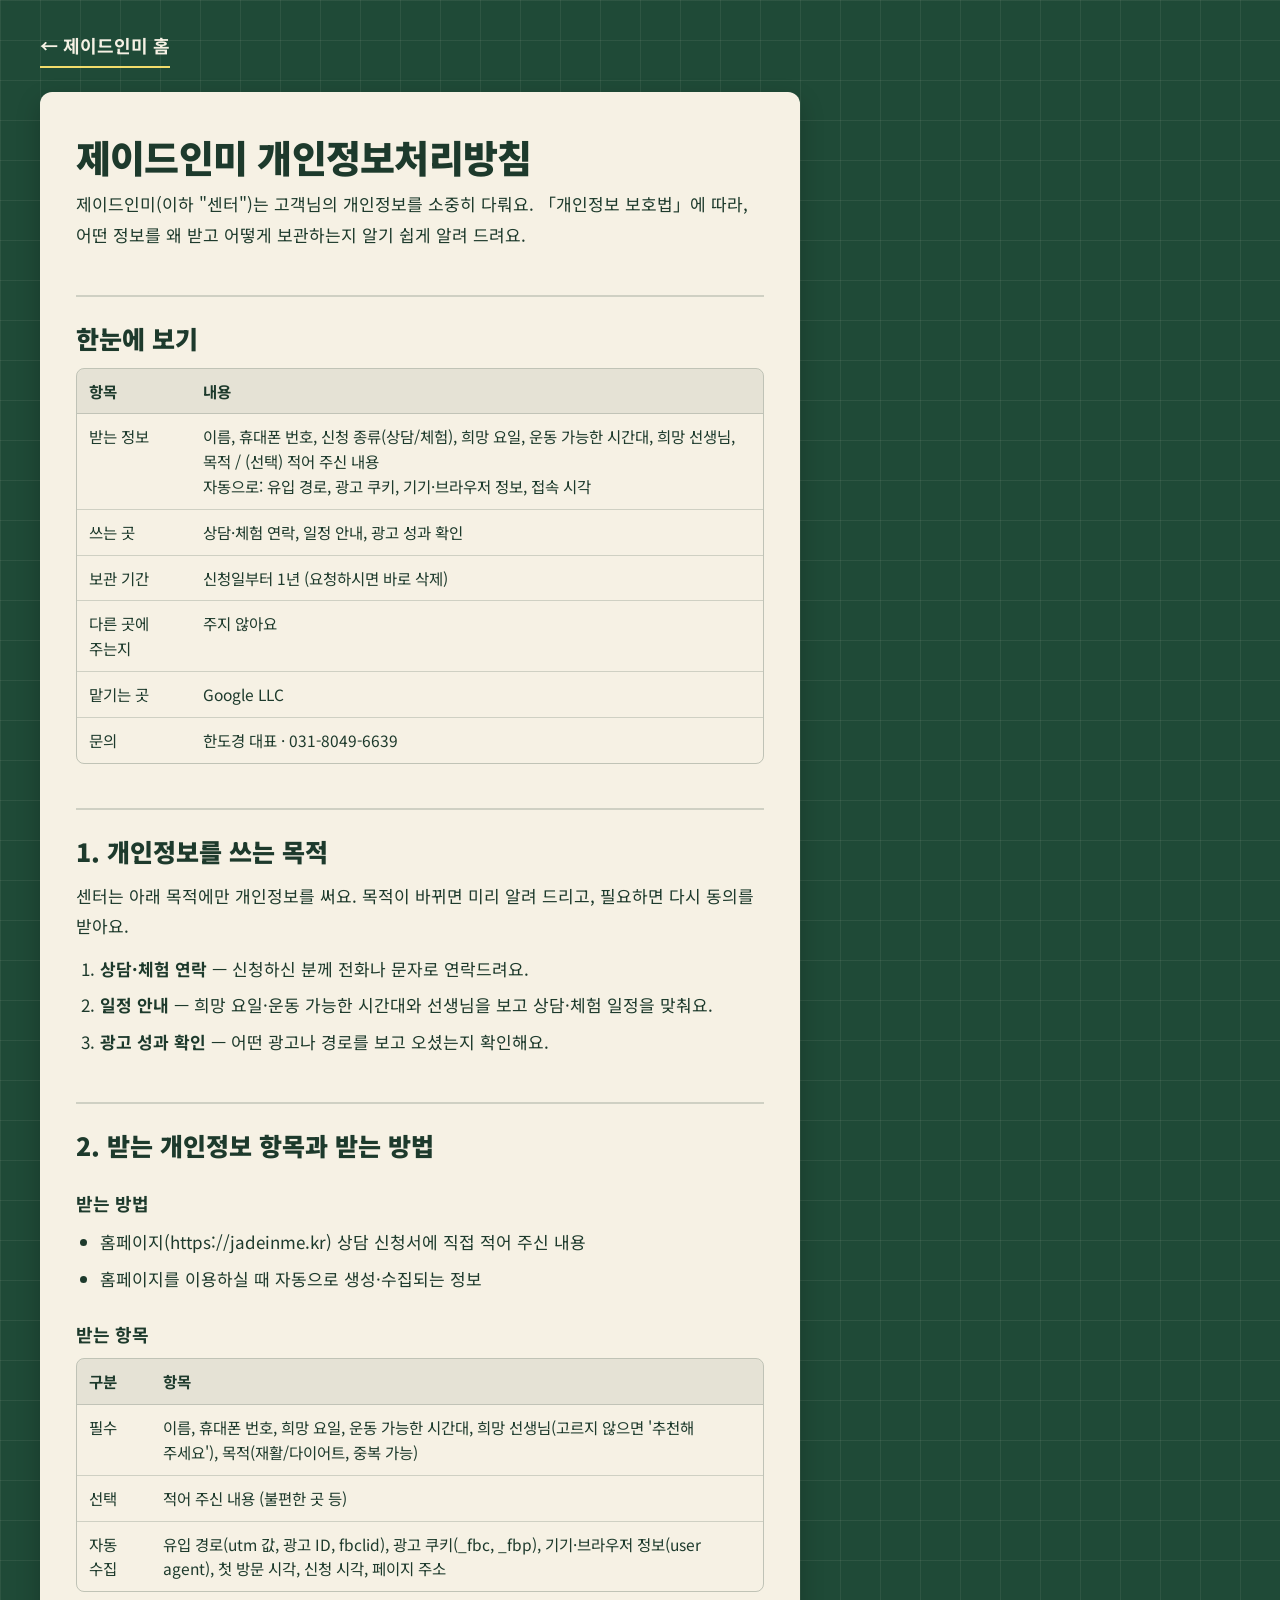
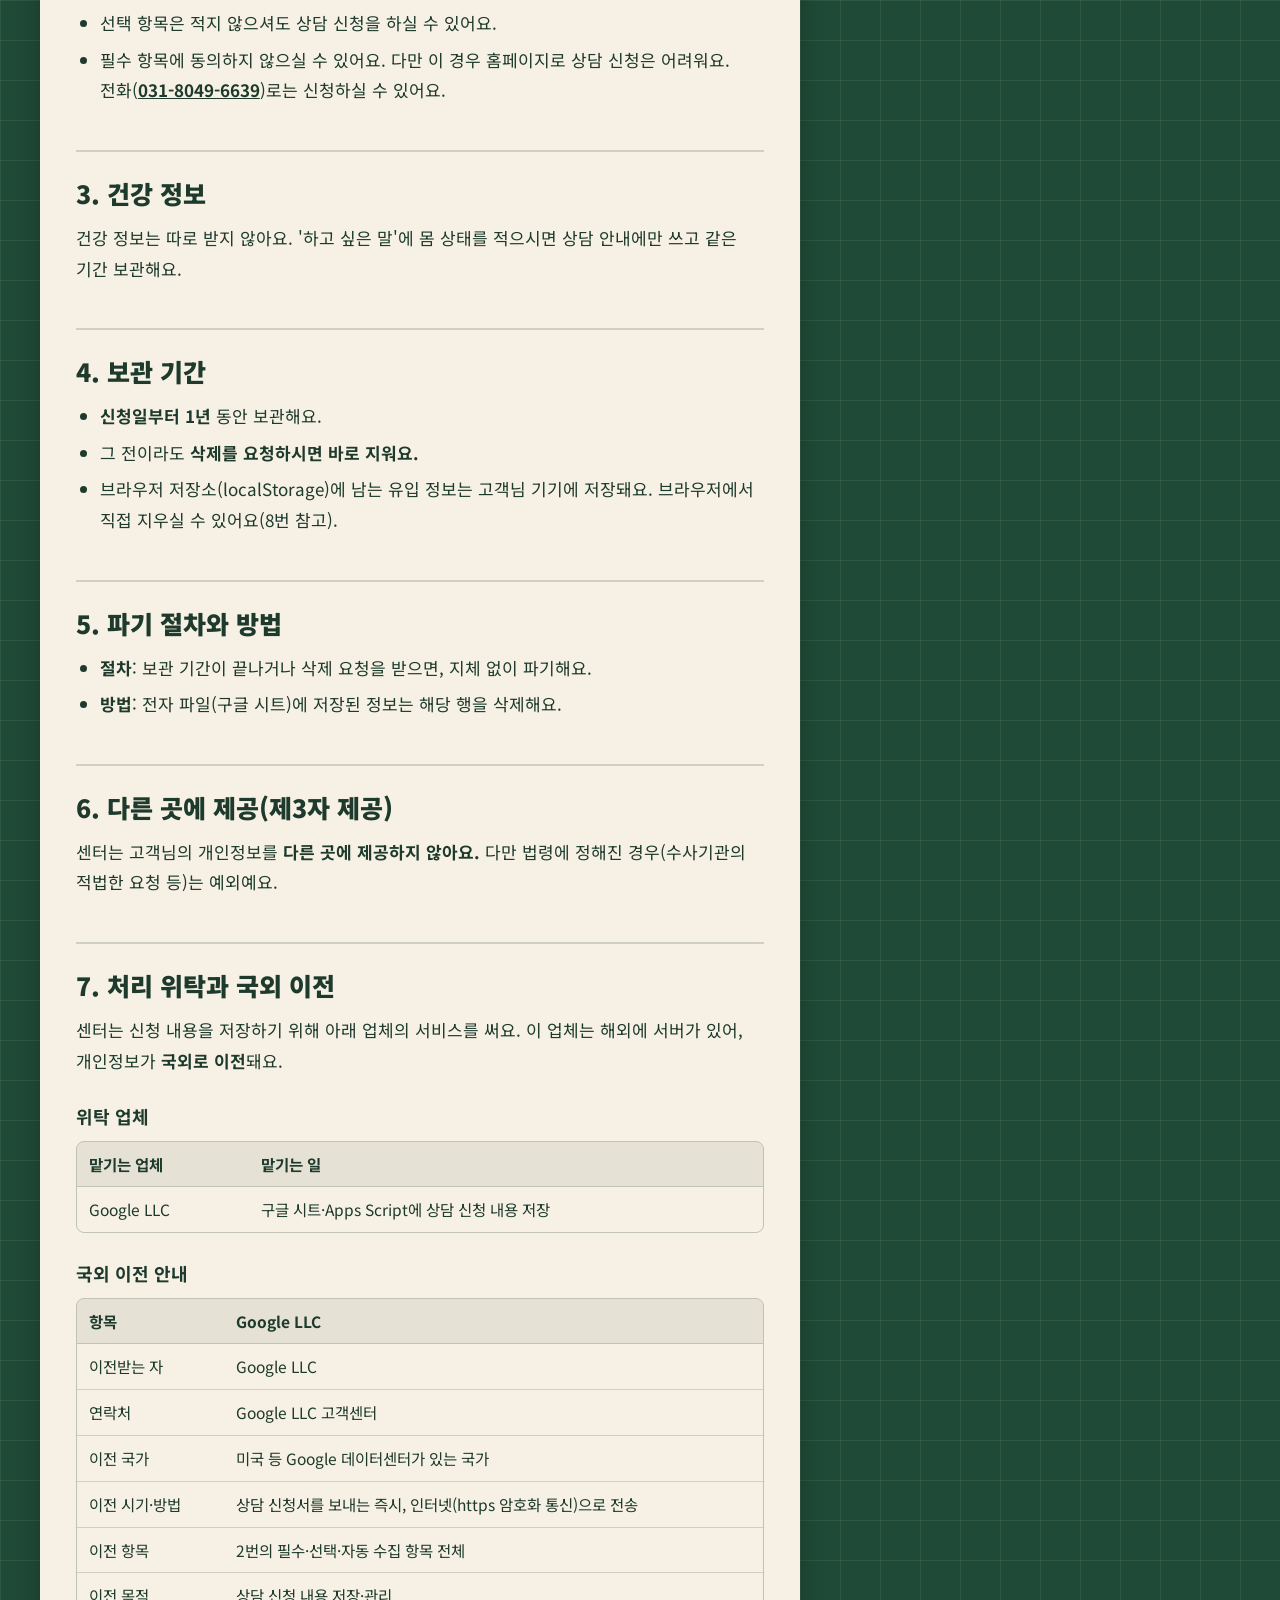
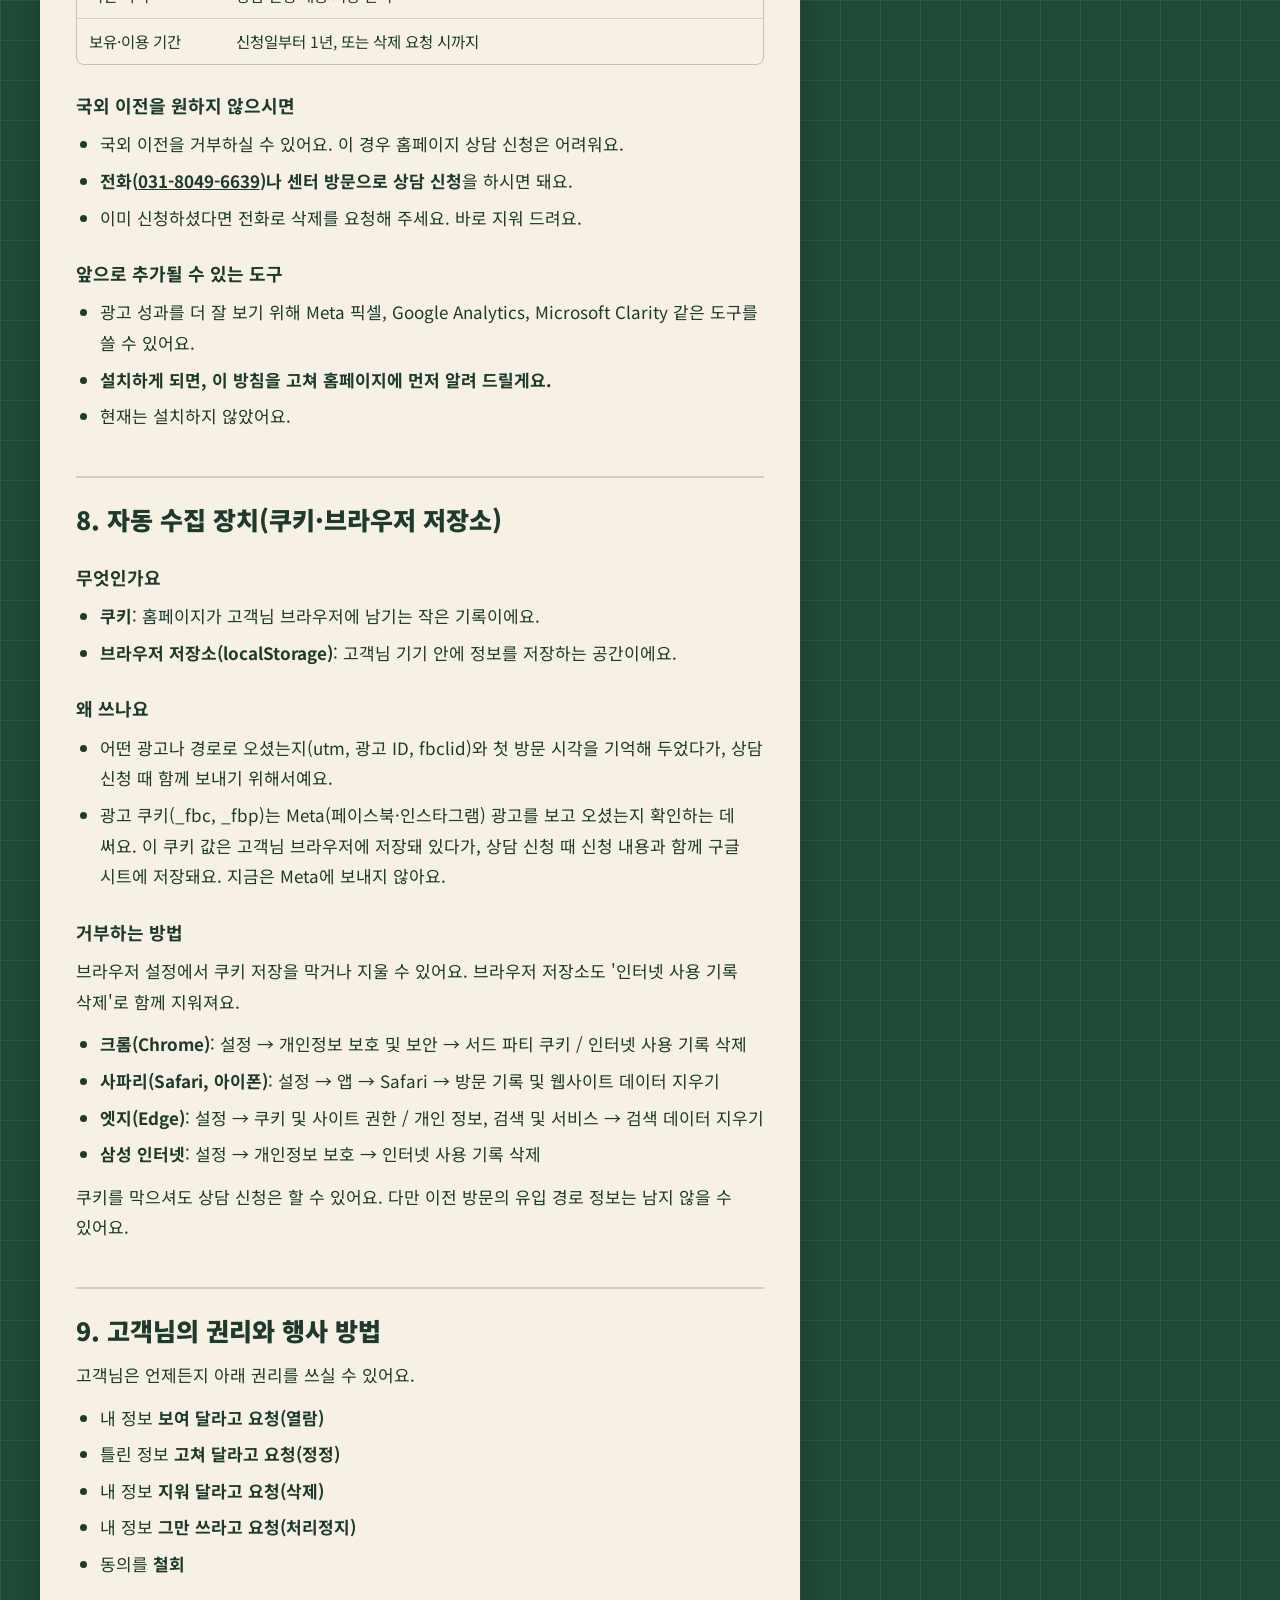
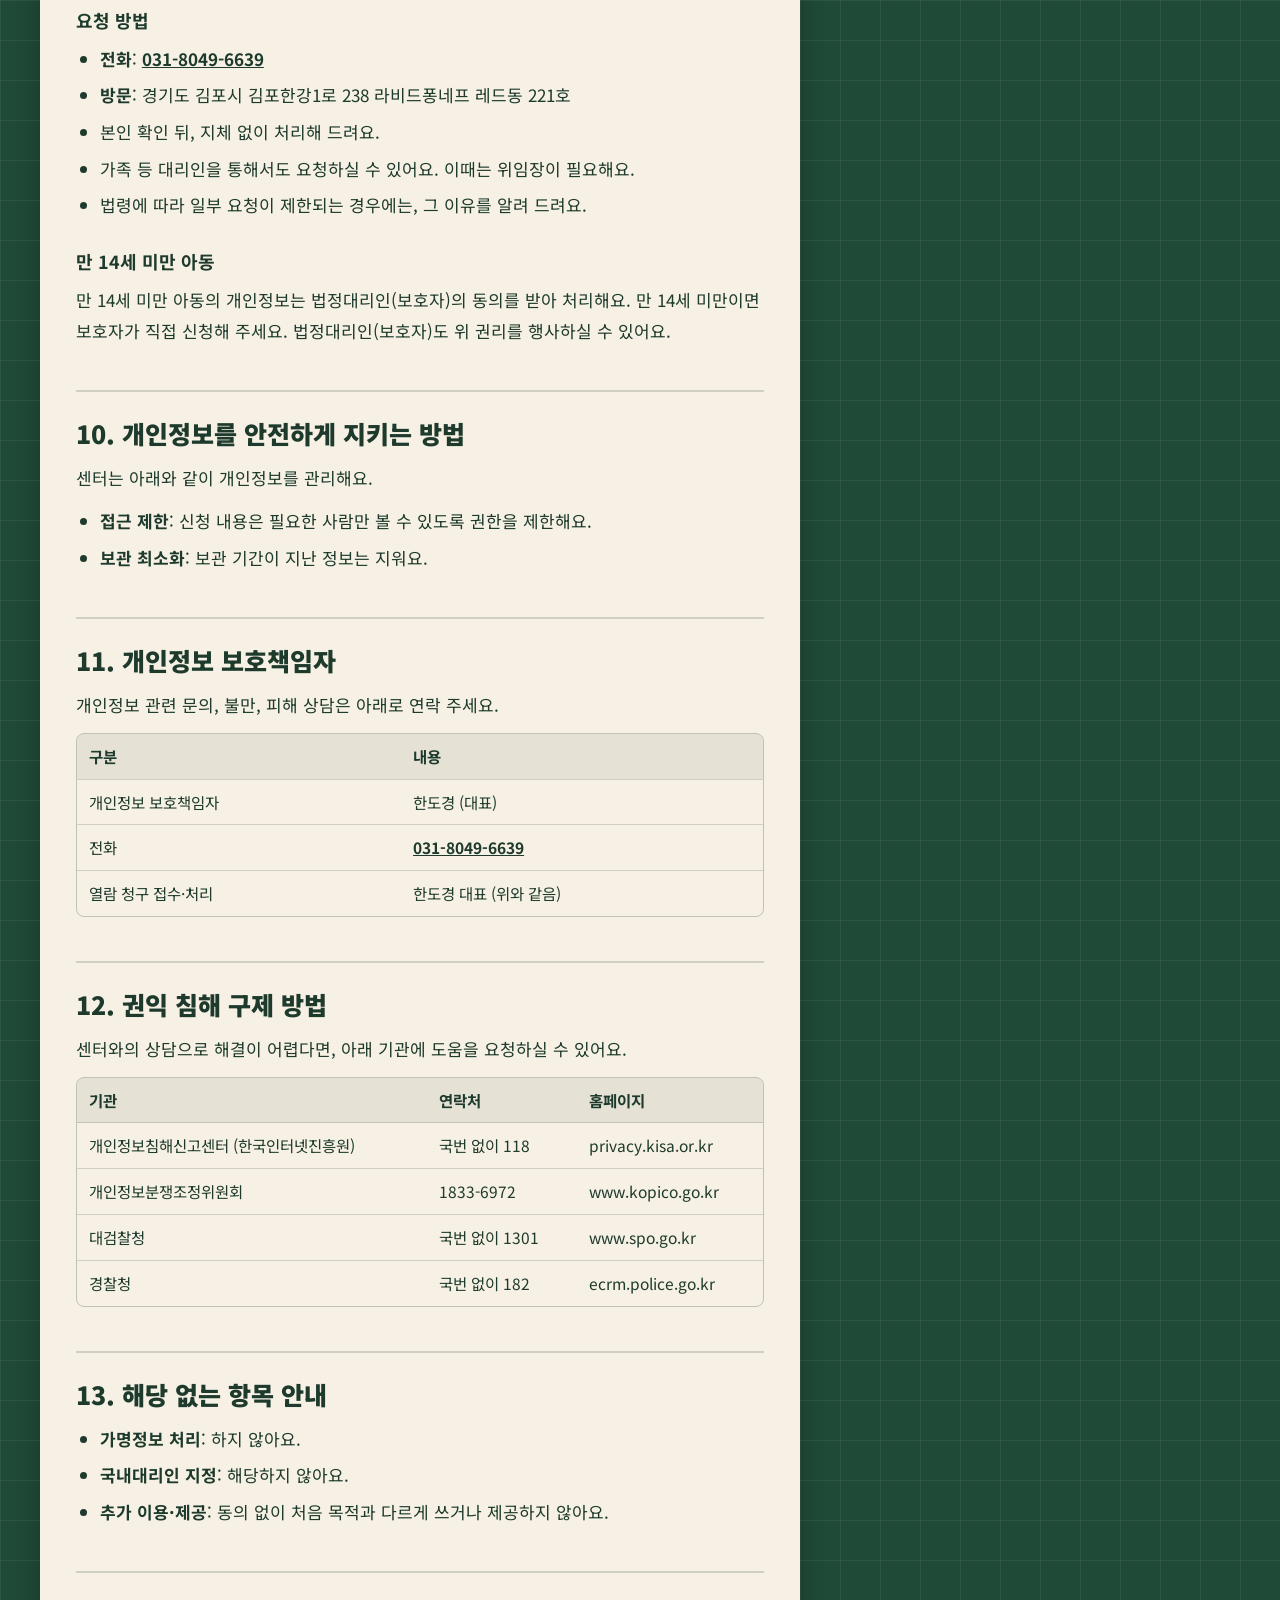
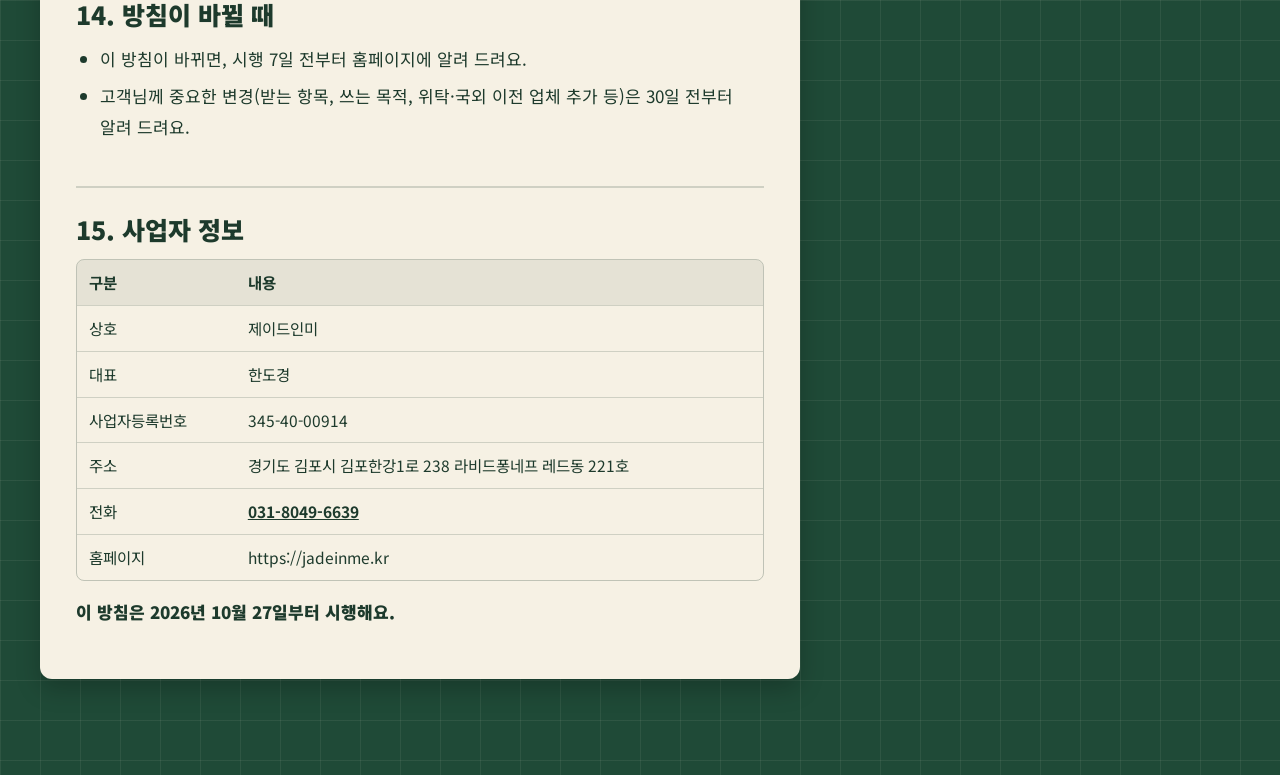
<file: privacy.html>
<!doctype html>
<html lang="ko">
<head>
<meta charset="utf-8">
<meta name="viewport" content="width=device-width,initial-scale=1">
<title>개인정보처리방침 | 제이드인미</title>
<meta name="theme-color" content="#1f4a37">
<link rel="preconnect" href="https://fonts.googleapis.com">
<link rel="preconnect" href="https://fonts.gstatic.com" crossorigin>
<link href="https://fonts.googleapis.com/css2?family=Gaegu:wght@400;700&family=Noto+Sans+KR:wght@400;500;700;900&display=swap" rel="stylesheet">
<link rel="stylesheet" href="/landing-v2/style.css?v=20261027x">
<style>
.pv-top{padding-block:24px}
.pv-top a{display:inline-flex;align-items:center;min-height:44px;color:var(--chalk);font-weight:700;text-decoration:none;border-bottom:2px solid var(--marker)}
.pv-wrap{padding-bottom:96px}
.pv-doc{max-width:760px;padding:40px 36px;box-shadow:0 10px 24px rgba(0,0,0,.22);font-size:17px;line-height:1.8}
@media (max-width:700px){.pv-doc{padding:28px 20px;font-size:16px}}
.pv-doc h1{font-weight:900;font-size:clamp(28px,5vw,38px);line-height:1.3;letter-spacing:-.02em;margin:0 0 8px}
.pv-doc h2{font-weight:900;font-size:clamp(21px,3vw,25px);line-height:1.4;margin:44px 0 12px;padding-top:24px;border-top:2px solid rgba(29,58,44,.18)}
.pv-doc h3{font-weight:700;font-size:18px;margin:24px 0 8px}
.pv-doc p{margin:0 0 12px}
.pv-doc ul,.pv-doc ol{margin:0 0 12px;padding-left:1.4em}
.pv-doc ul{list-style:disc}
.pv-doc ol{list-style:decimal}
.pv-doc li{margin-bottom:6px}
.pv-doc a{color:var(--ink);font-weight:700}
.pv-scroll{overflow-x:auto;margin:0 0 16px;-webkit-overflow-scrolling:touch;border:1px solid rgba(29,58,44,.25);border-radius:8px}
.pv-doc table{border-collapse:collapse;width:100%;min-width:0;font-size:15.5px;line-height:1.6}
.pv-doc th,.pv-doc td{text-align:left;vertical-align:top;padding:10px 12px;border-bottom:1px solid rgba(29,58,44,.18)}
.pv-doc th{background:rgba(29,58,44,.08);font-weight:700}
.pv-doc tr:last-child td{border-bottom:0}
.pv-doc a[href^="tel:"]{white-space:nowrap}
.pv-end{font-weight:900;margin-top:32px}
</style>
</head>
<body>
<div class="wrap pv-top"><a href="/">← 제이드인미 홈</a></div>
<main class="wrap pv-wrap">
<article class="pv-doc paper">
<h1>제이드인미 개인정보처리방침</h1>

<p>제이드인미(이하 "센터")는 고객님의 개인정보를 소중히 다뤄요.
「개인정보 보호법」에 따라, 어떤 정보를 왜 받고 어떻게 보관하는지 알기 쉽게 알려 드려요.</p>

<h2>한눈에 보기</h2>
<div class="pv-scroll"><table>
<tr><th>항목</th><th>내용</th></tr>
<tr><td>받는 정보</td><td>이름, 휴대폰 번호, 신청 종류(상담/체험), 희망 요일, 운동 가능한 시간대, 희망 선생님, 목적 / (선택) 적어 주신 내용<br>자동으로: 유입 경로, 광고 쿠키, 기기·브라우저 정보, 접속 시각</td></tr>
<tr><td>쓰는 곳</td><td>상담·체험 연락, 일정 안내, 광고 성과 확인</td></tr>
<tr><td>보관 기간</td><td>신청일부터 1년 (요청하시면 바로 삭제)</td></tr>
<tr><td>다른 곳에 주는지</td><td>주지 않아요</td></tr>
<tr><td>맡기는 곳</td><td>Google LLC</td></tr>
<tr><td>문의</td><td>한도경 대표 · 031-8049-6639</td></tr>
</table></div>

<h2>1. 개인정보를 쓰는 목적</h2>
<p>센터는 아래 목적에만 개인정보를 써요. 목적이 바뀌면 미리 알려 드리고, 필요하면 다시 동의를 받아요.</p>
<ol>
<li><strong>상담·체험 연락</strong> — 신청하신 분께 전화나 문자로 연락드려요.</li>
<li><strong>일정 안내</strong> — 희망 요일·운동 가능한 시간대와 선생님을 보고 상담·체험 일정을 맞춰요.</li>
<li><strong>광고 성과 확인</strong> — 어떤 광고나 경로를 보고 오셨는지 확인해요.</li>
</ol>

<h2>2. 받는 개인정보 항목과 받는 방법</h2>
<h3>받는 방법</h3>
<ul>
<li>홈페이지(https://jadeinme.kr) 상담 신청서에 직접 적어 주신 내용</li>
<li>홈페이지를 이용하실 때 자동으로 생성·수집되는 정보</li>
</ul>
<h3>받는 항목</h3>
<div class="pv-scroll"><table>
<tr><th>구분</th><th>항목</th></tr>
<tr><td>필수</td><td>이름, 휴대폰 번호, 희망 요일, 운동 가능한 시간대, 희망 선생님(고르지 않으면 '추천해 주세요'), 목적(재활/다이어트, 중복 가능)</td></tr>
<tr><td>선택</td><td>적어 주신 내용 (불편한 곳 등)</td></tr>
<tr><td>자동 수집</td><td>유입 경로(utm 값, 광고 ID, fbclid), 광고 쿠키(_fbc, _fbp), 기기·브라우저 정보(user agent), 첫 방문 시각, 신청 시각, 페이지 주소</td></tr>
</table></div>
<ul>
<li>선택 항목은 적지 않으셔도 상담 신청을 하실 수 있어요.</li>
<li>필수 항목에 동의하지 않으실 수 있어요. 다만 이 경우 홈페이지로 상담 신청은 어려워요. 전화(<a href="tel:03180496639">031-8049-6639</a>)로는 신청하실 수 있어요.</li>
</ul>

<h2>3. 건강 정보</h2>
<p>건강 정보는 따로 받지 않아요. '하고 싶은 말'에 몸 상태를 적으시면 상담 안내에만 쓰고 같은 기간 보관해요.</p>

<h2>4. 보관 기간</h2>
<ul>
<li><strong>신청일부터 1년</strong> 동안 보관해요.</li>
<li>그 전이라도 <strong>삭제를 요청하시면 바로 지워요.</strong></li>
<li>브라우저 저장소(localStorage)에 남는 유입 정보는 고객님 기기에 저장돼요. 브라우저에서 직접 지우실 수 있어요(8번 참고).</li>
</ul>

<h2>5. 파기 절차와 방법</h2>
<ul>
<li><strong>절차</strong>: 보관 기간이 끝나거나 삭제 요청을 받으면, 지체 없이 파기해요.</li>
<li><strong>방법</strong>: 전자 파일(구글 시트)에 저장된 정보는 해당 행을 삭제해요.</li>
</ul>

<h2>6. 다른 곳에 제공(제3자 제공)</h2>
<p>센터는 고객님의 개인정보를 <strong>다른 곳에 제공하지 않아요.</strong> 다만 법령에 정해진 경우(수사기관의 적법한 요청 등)는 예외예요.</p>

<h2>7. 처리 위탁과 국외 이전</h2>
<p>센터는 신청 내용을 저장하기 위해 아래 업체의 서비스를 써요. 이 업체는 해외에 서버가 있어, 개인정보가 <strong>국외로 이전</strong>돼요.</p>
<h3>위탁 업체</h3>
<div class="pv-scroll"><table>
<tr><th>맡기는 업체</th><th>맡기는 일</th></tr>
<tr><td>Google LLC</td><td>구글 시트·Apps Script에 상담 신청 내용 저장</td></tr>
</table></div>
<h3>국외 이전 안내</h3>
<div class="pv-scroll"><table>
<tr><th>항목</th><th>Google LLC</th></tr>
<tr><td>이전받는 자</td><td>Google LLC</td></tr>
<tr><td>연락처</td><td>Google LLC 고객센터</td></tr>
<tr><td>이전 국가</td><td>미국 등 Google 데이터센터가 있는 국가</td></tr>
<tr><td>이전 시기·방법</td><td>상담 신청서를 보내는 즉시, 인터넷(https 암호화 통신)으로 전송</td></tr>
<tr><td>이전 항목</td><td>2번의 필수·선택·자동 수집 항목 전체</td></tr>
<tr><td>이전 목적</td><td>상담 신청 내용 저장·관리</td></tr>
<tr><td>보유·이용 기간</td><td>신청일부터 1년, 또는 삭제 요청 시까지</td></tr>
</table></div>
<h3>국외 이전을 원하지 않으시면</h3>
<ul>
<li>국외 이전을 거부하실 수 있어요. 이 경우 홈페이지 상담 신청은 어려워요.</li>
<li><strong>전화(<a href="tel:03180496639">031-8049-6639</a>)나 센터 방문으로 상담 신청</strong>을 하시면 돼요.</li>
<li>이미 신청하셨다면 전화로 삭제를 요청해 주세요. 바로 지워 드려요.</li>
</ul>
<h3>앞으로 추가될 수 있는 도구</h3>
<ul>
<li>광고 성과를 더 잘 보기 위해 Meta 픽셀, Google Analytics, Microsoft Clarity 같은 도구를 쓸 수 있어요.</li>
<li><strong>설치하게 되면, 이 방침을 고쳐 홈페이지에 먼저 알려 드릴게요.</strong></li>
<li>현재는 설치하지 않았어요.</li>
</ul>

<h2>8. 자동 수집 장치(쿠키·브라우저 저장소)</h2>
<h3>무엇인가요</h3>
<ul>
<li><strong>쿠키</strong>: 홈페이지가 고객님 브라우저에 남기는 작은 기록이에요.</li>
<li><strong>브라우저 저장소(localStorage)</strong>: 고객님 기기 안에 정보를 저장하는 공간이에요.</li>
</ul>
<h3>왜 쓰나요</h3>
<ul>
<li>어떤 광고나 경로로 오셨는지(utm, 광고 ID, fbclid)와 첫 방문 시각을 기억해 두었다가, 상담 신청 때 함께 보내기 위해서예요.</li>
<li>광고 쿠키(_fbc, _fbp)는 Meta(페이스북·인스타그램) 광고를 보고 오셨는지 확인하는 데 써요. 이 쿠키 값은 고객님 브라우저에 저장돼 있다가, 상담 신청 때 신청 내용과 함께 구글 시트에 저장돼요. 지금은 Meta에 보내지 않아요.</li>
</ul>
<h3>거부하는 방법</h3>
<p>브라우저 설정에서 쿠키 저장을 막거나 지울 수 있어요. 브라우저 저장소도 '인터넷 사용 기록 삭제'로 함께 지워져요.</p>
<ul>
<li><strong>크롬(Chrome)</strong>: 설정 → 개인정보 보호 및 보안 → 서드 파티 쿠키 / 인터넷 사용 기록 삭제</li>
<li><strong>사파리(Safari, 아이폰)</strong>: 설정 → 앱 → Safari → 방문 기록 및 웹사이트 데이터 지우기</li>
<li><strong>엣지(Edge)</strong>: 설정 → 쿠키 및 사이트 권한 / 개인 정보, 검색 및 서비스 → 검색 데이터 지우기</li>
<li><strong>삼성 인터넷</strong>: 설정 → 개인정보 보호 → 인터넷 사용 기록 삭제</li>
</ul>
<p>쿠키를 막으셔도 상담 신청은 할 수 있어요. 다만 이전 방문의 유입 경로 정보는 남지 않을 수 있어요.</p>

<h2>9. 고객님의 권리와 행사 방법</h2>
<p>고객님은 언제든지 아래 권리를 쓰실 수 있어요.</p>
<ul>
<li>내 정보 <strong>보여 달라고 요청(열람)</strong></li>
<li>틀린 정보 <strong>고쳐 달라고 요청(정정)</strong></li>
<li>내 정보 <strong>지워 달라고 요청(삭제)</strong></li>
<li>내 정보 <strong>그만 쓰라고 요청(처리정지)</strong></li>
<li>동의를 <strong>철회</strong></li>
</ul>
<h3>요청 방법</h3>
<ul>
<li><strong>전화</strong>: <a href="tel:03180496639">031-8049-6639</a></li>
<li><strong>방문</strong>: 경기도 김포시 김포한강1로 238 라비드퐁네프 레드동 221호</li>
<li>본인 확인 뒤, 지체 없이 처리해 드려요.</li>
<li>가족 등 대리인을 통해서도 요청하실 수 있어요. 이때는 위임장이 필요해요.</li>
<li>법령에 따라 일부 요청이 제한되는 경우에는, 그 이유를 알려 드려요.</li>
</ul>
<h3>만 14세 미만 아동</h3>
<p>만 14세 미만 아동의 개인정보는 법정대리인(보호자)의 동의를 받아 처리해요. 만 14세 미만이면 보호자가 직접 신청해 주세요. 법정대리인(보호자)도 위 권리를 행사하실 수 있어요.</p>

<h2>10. 개인정보를 안전하게 지키는 방법</h2>
<p>센터는 아래와 같이 개인정보를 관리해요.</p>
<ul>
<li><strong>접근 제한</strong>: 신청 내용은 필요한 사람만 볼 수 있도록 권한을 제한해요.</li>
<li><strong>보관 최소화</strong>: 보관 기간이 지난 정보는 지워요.</li>
</ul>

<h2>11. 개인정보 보호책임자</h2>
<p>개인정보 관련 문의, 불만, 피해 상담은 아래로 연락 주세요.</p>
<div class="pv-scroll"><table>
<tr><th>구분</th><th>내용</th></tr>
<tr><td>개인정보 보호책임자</td><td>한도경 (대표)</td></tr>
<tr><td>전화</td><td><a href="tel:03180496639">031-8049-6639</a></td></tr>
<tr><td>열람 청구 접수·처리</td><td>한도경 대표 (위와 같음)</td></tr>
</table></div>

<h2>12. 권익 침해 구제 방법</h2>
<p>센터와의 상담으로 해결이 어렵다면, 아래 기관에 도움을 요청하실 수 있어요.</p>
<div class="pv-scroll"><table style="min-width:520px">
<tr><th>기관</th><th>연락처</th><th>홈페이지</th></tr>
<tr><td>개인정보침해신고센터 (한국인터넷진흥원)</td><td>국번 없이 118</td><td>privacy.kisa.or.kr</td></tr>
<tr><td>개인정보분쟁조정위원회</td><td>1833-6972</td><td>www.kopico.go.kr</td></tr>
<tr><td>대검찰청</td><td>국번 없이 1301</td><td>www.spo.go.kr</td></tr>
<tr><td>경찰청</td><td>국번 없이 182</td><td>ecrm.police.go.kr</td></tr>
</table></div>

<h2>13. 해당 없는 항목 안내</h2>
<ul>
<li><strong>가명정보 처리</strong>: 하지 않아요.</li>
<li><strong>국내대리인 지정</strong>: 해당하지 않아요.</li>
<li><strong>추가 이용·제공</strong>: 동의 없이 처음 목적과 다르게 쓰거나 제공하지 않아요.</li>
</ul>

<h2>14. 방침이 바뀔 때</h2>
<ul>
<li>이 방침이 바뀌면, 시행 7일 전부터 홈페이지에 알려 드려요.</li>
<li>고객님께 중요한 변경(받는 항목, 쓰는 목적, 위탁·국외 이전 업체 추가 등)은 30일 전부터 알려 드려요.</li>
</ul>

<h2>15. 사업자 정보</h2>
<div class="pv-scroll"><table>
<tr><th>구분</th><th>내용</th></tr>
<tr><td>상호</td><td>제이드인미</td></tr>
<tr><td>대표</td><td>한도경</td></tr>
<tr><td>사업자등록번호</td><td>345-40-00914</td></tr>
<tr><td>주소</td><td>경기도 김포시 김포한강1로 238 라비드퐁네프 레드동 221호</td></tr>
<tr><td>전화</td><td><a href="tel:03180496639">031-8049-6639</a></td></tr>
<tr><td>홈페이지</td><td>https://jadeinme.kr</td></tr>
</table></div>

<p class="pv-end">이 방침은 2026년 10월 27일부터 시행해요.</p>

</article>
</main>
</body>
</html>
</file>
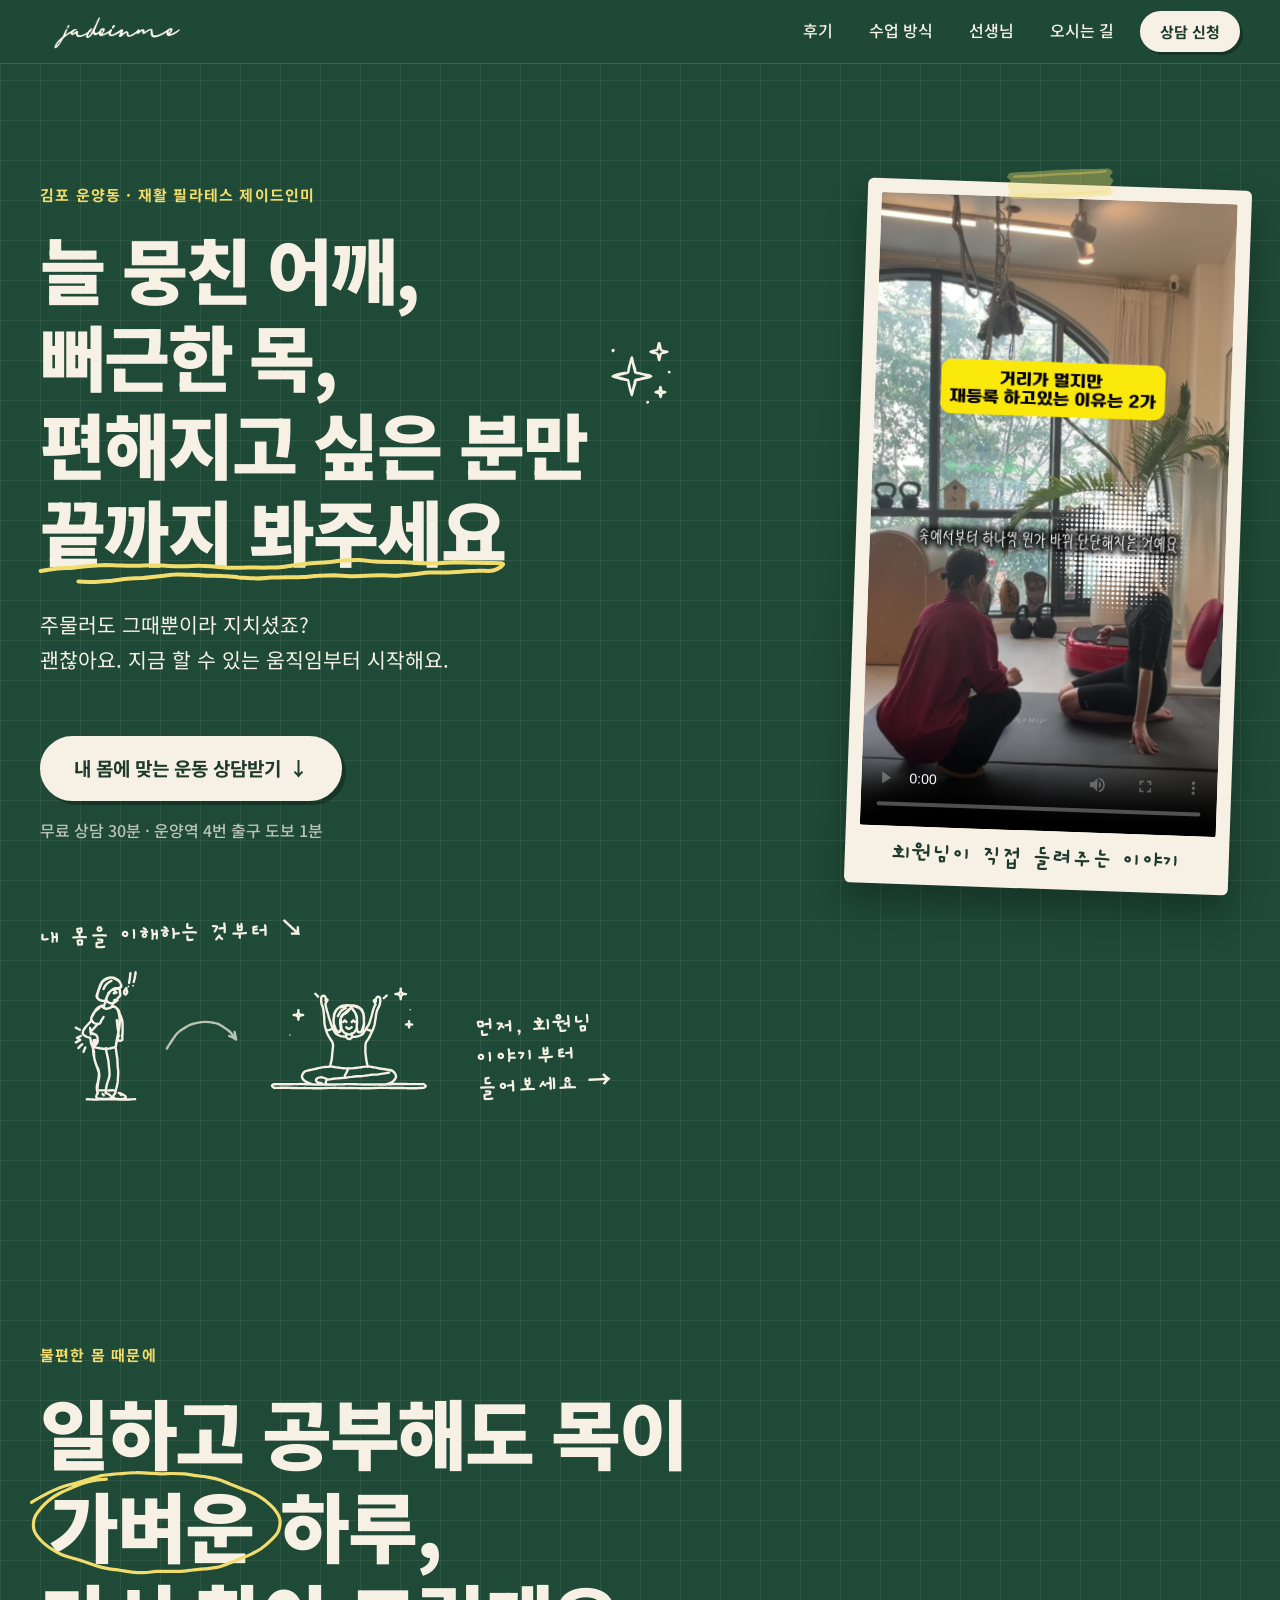
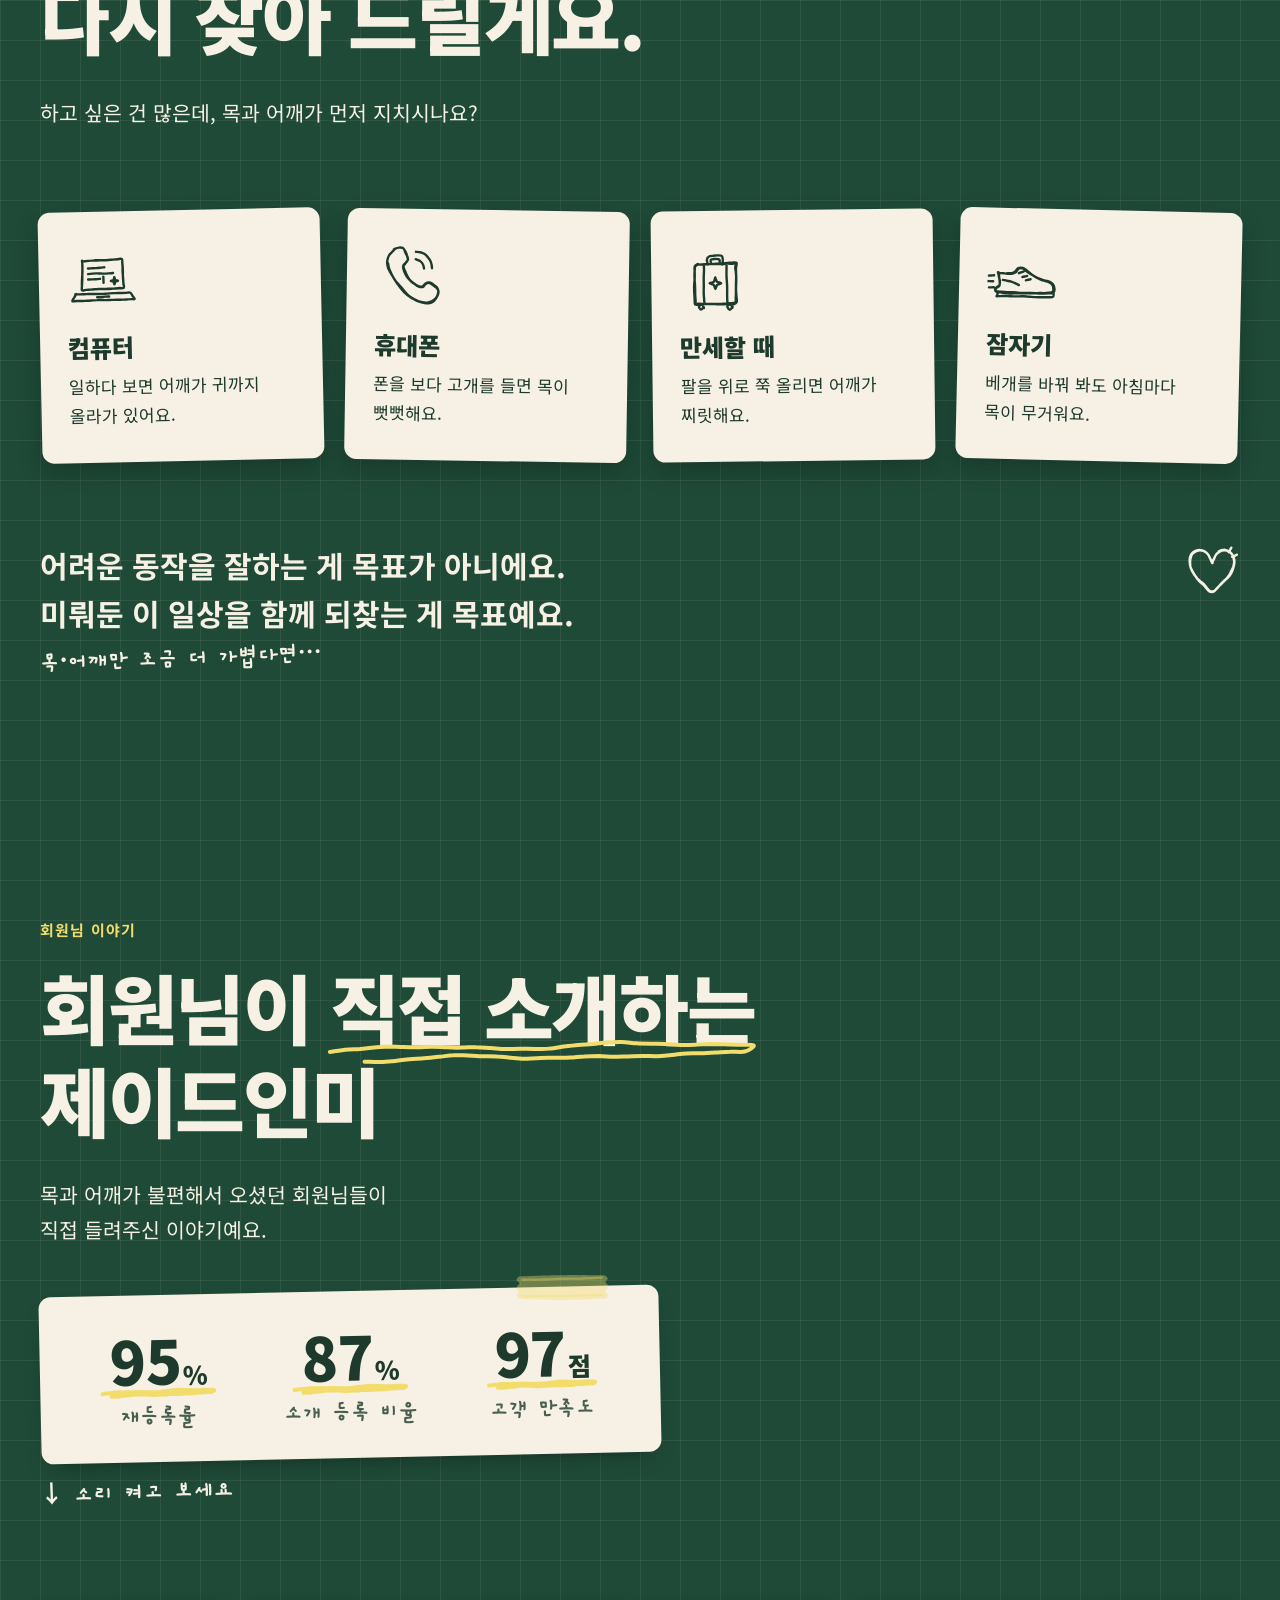
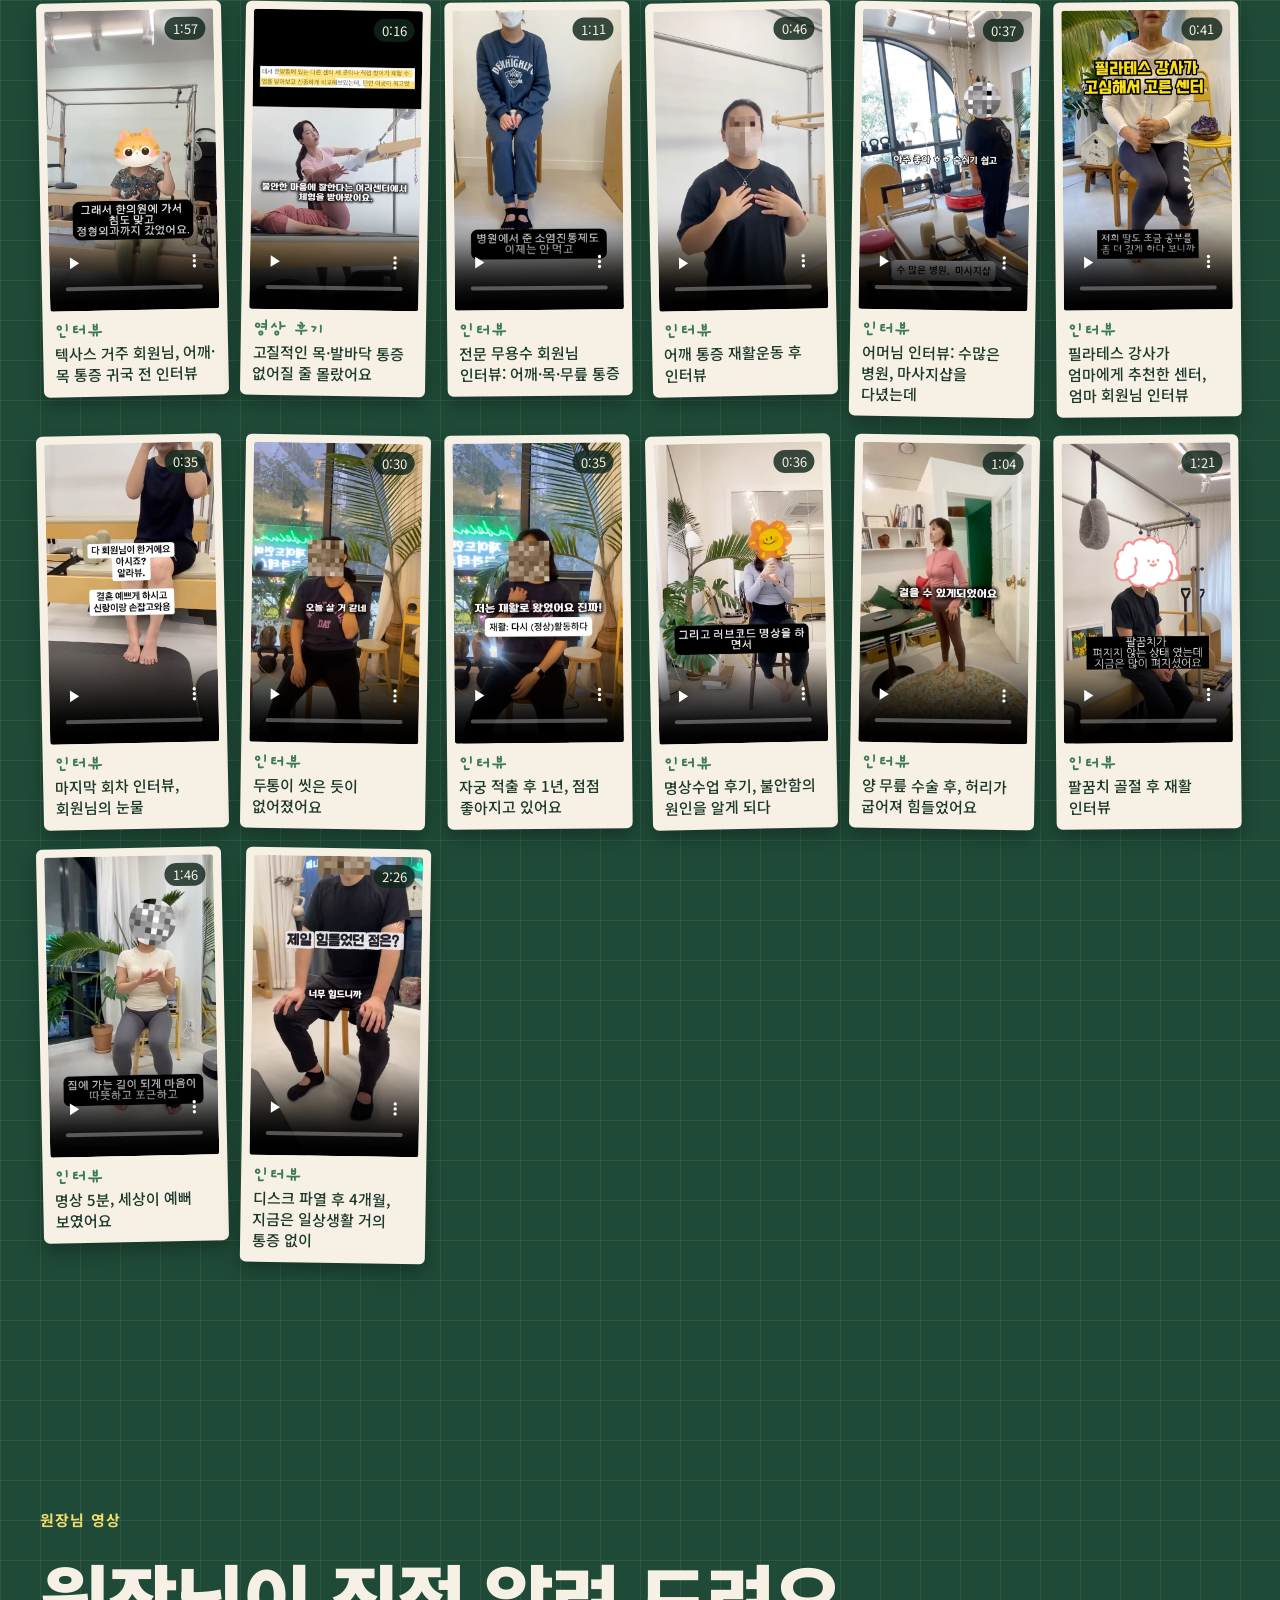
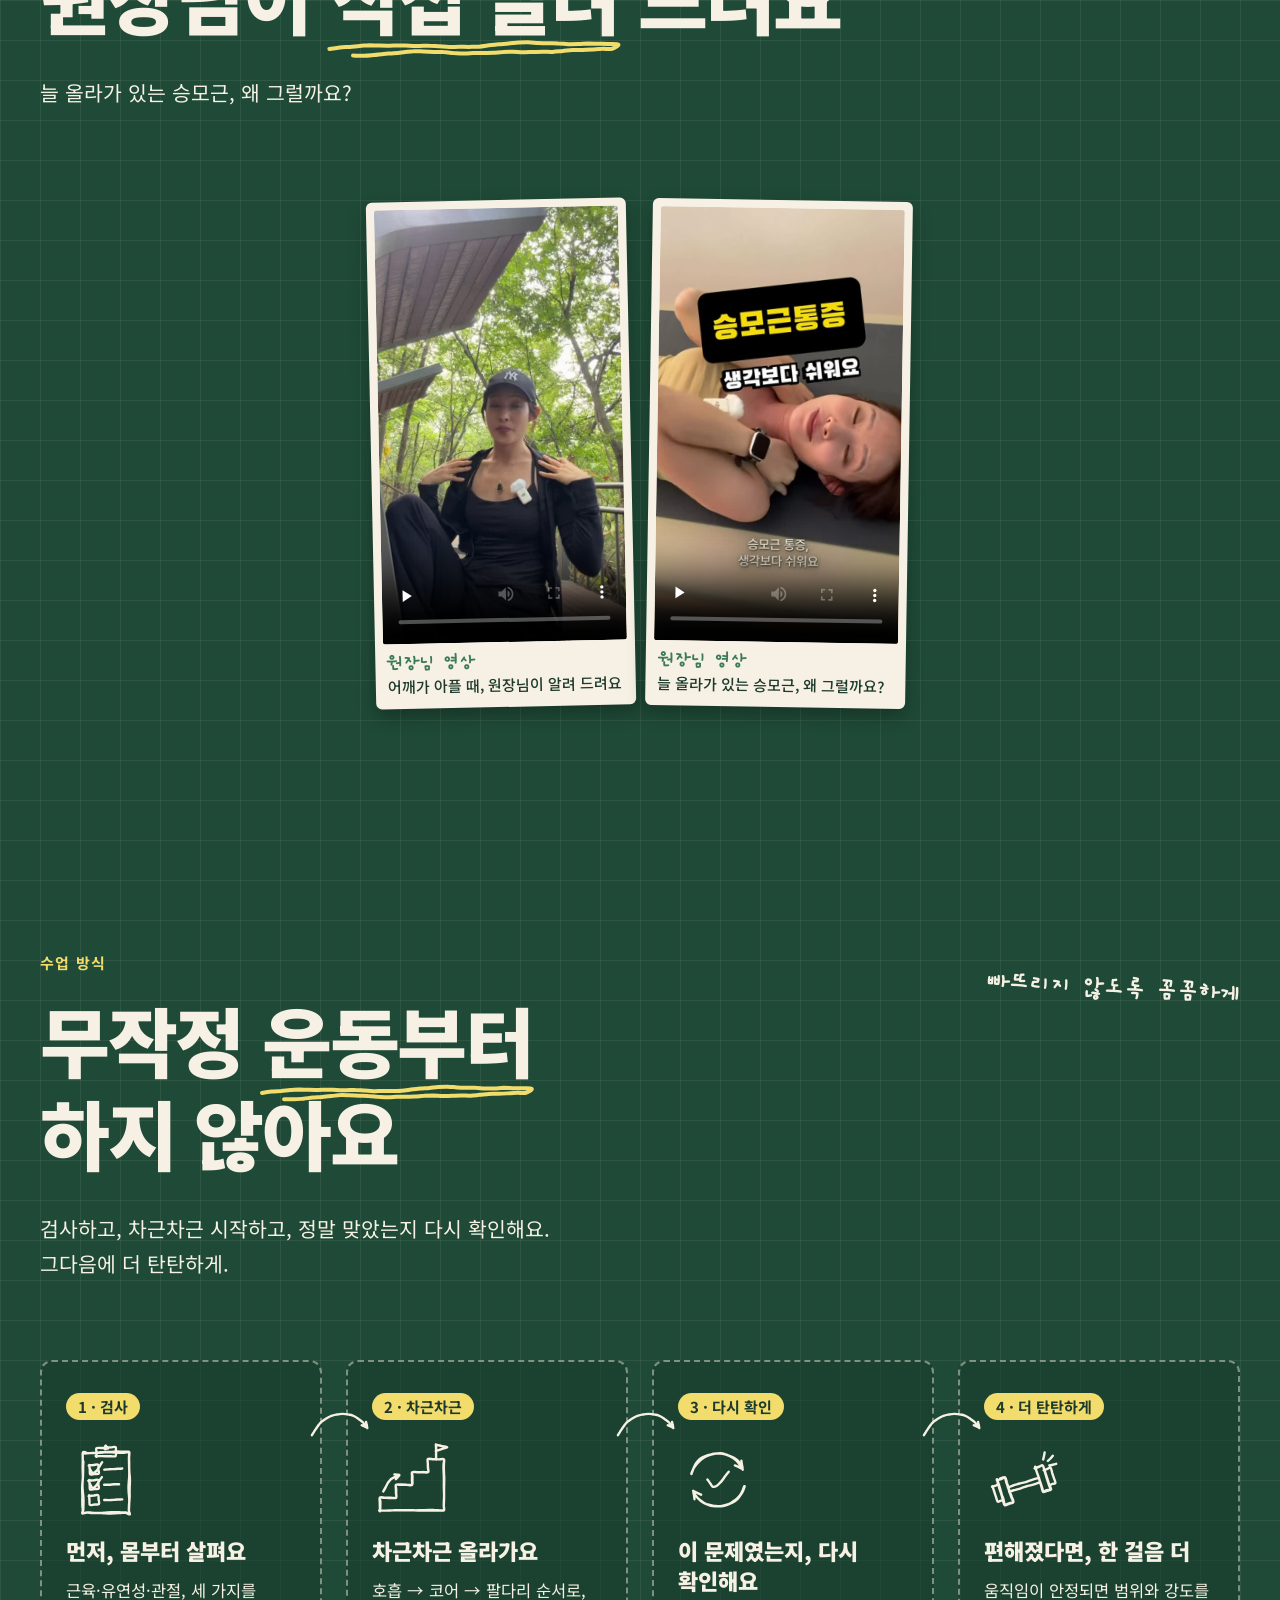
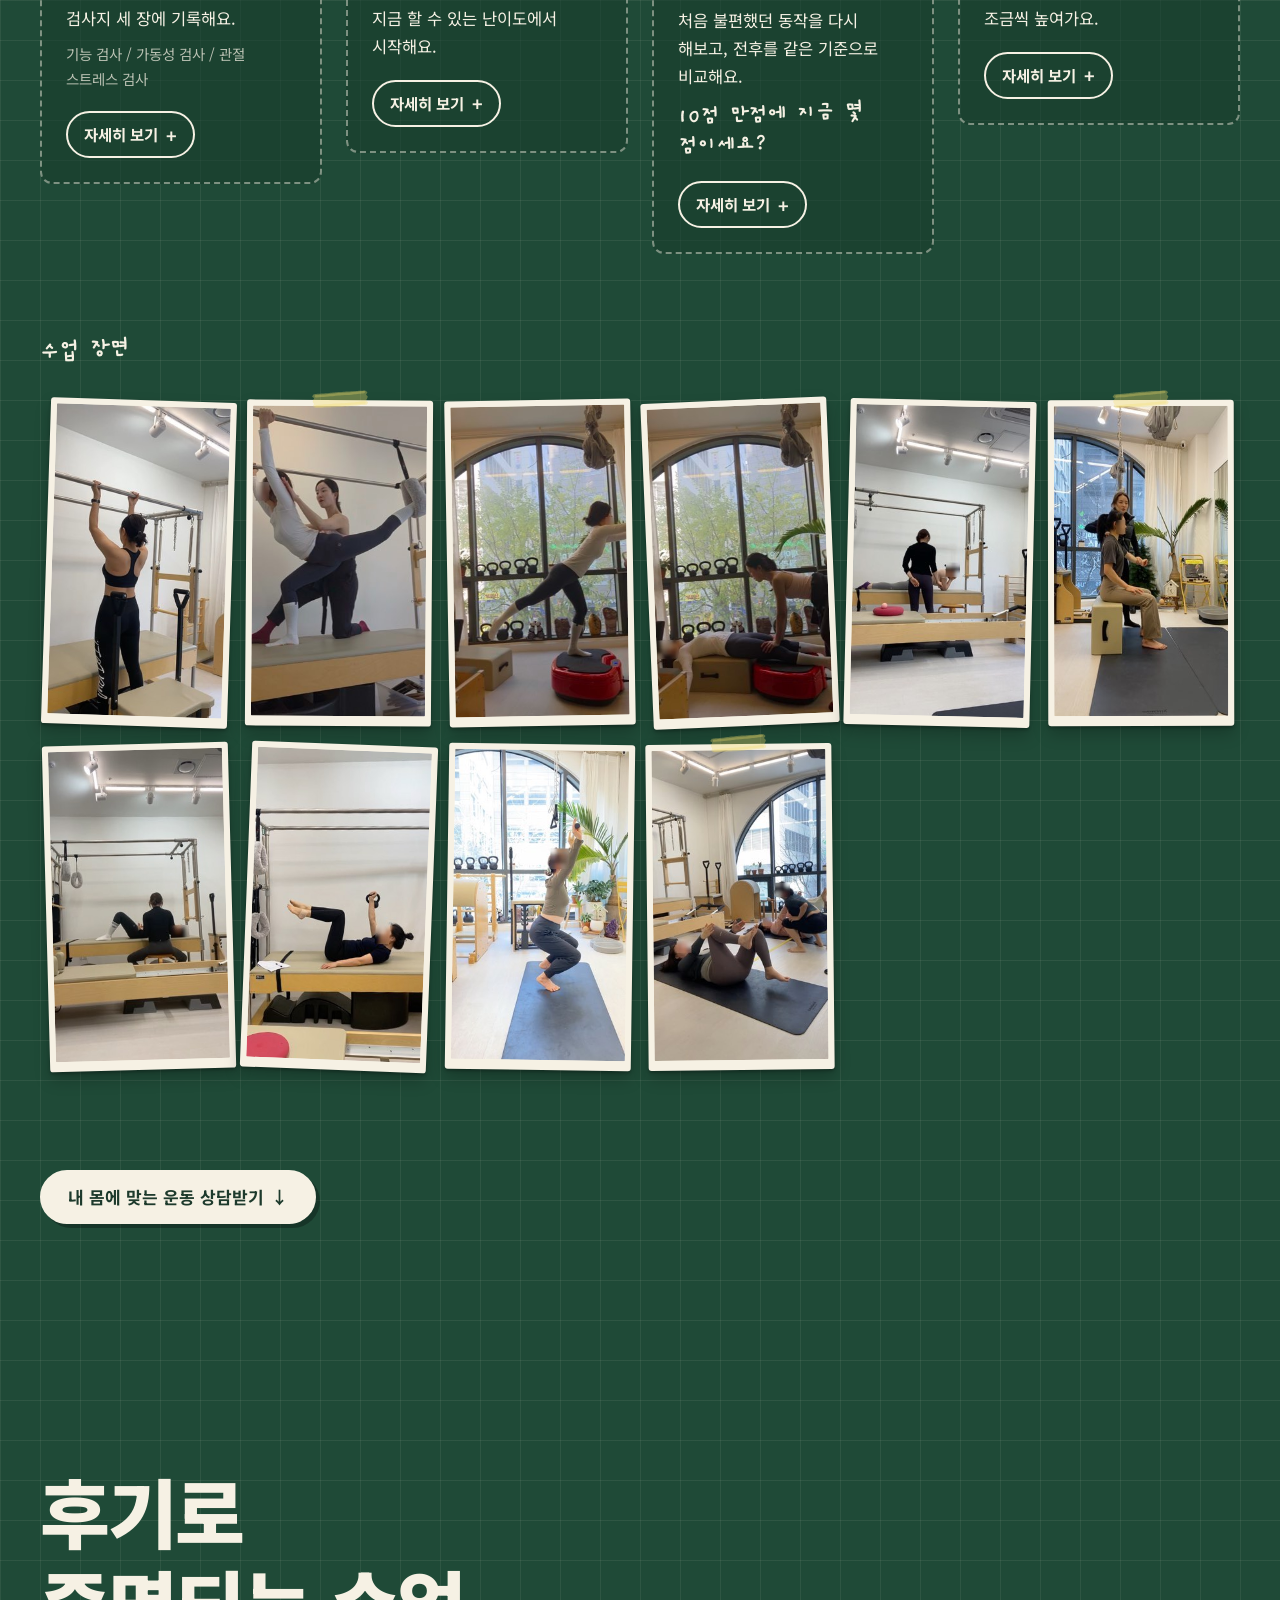
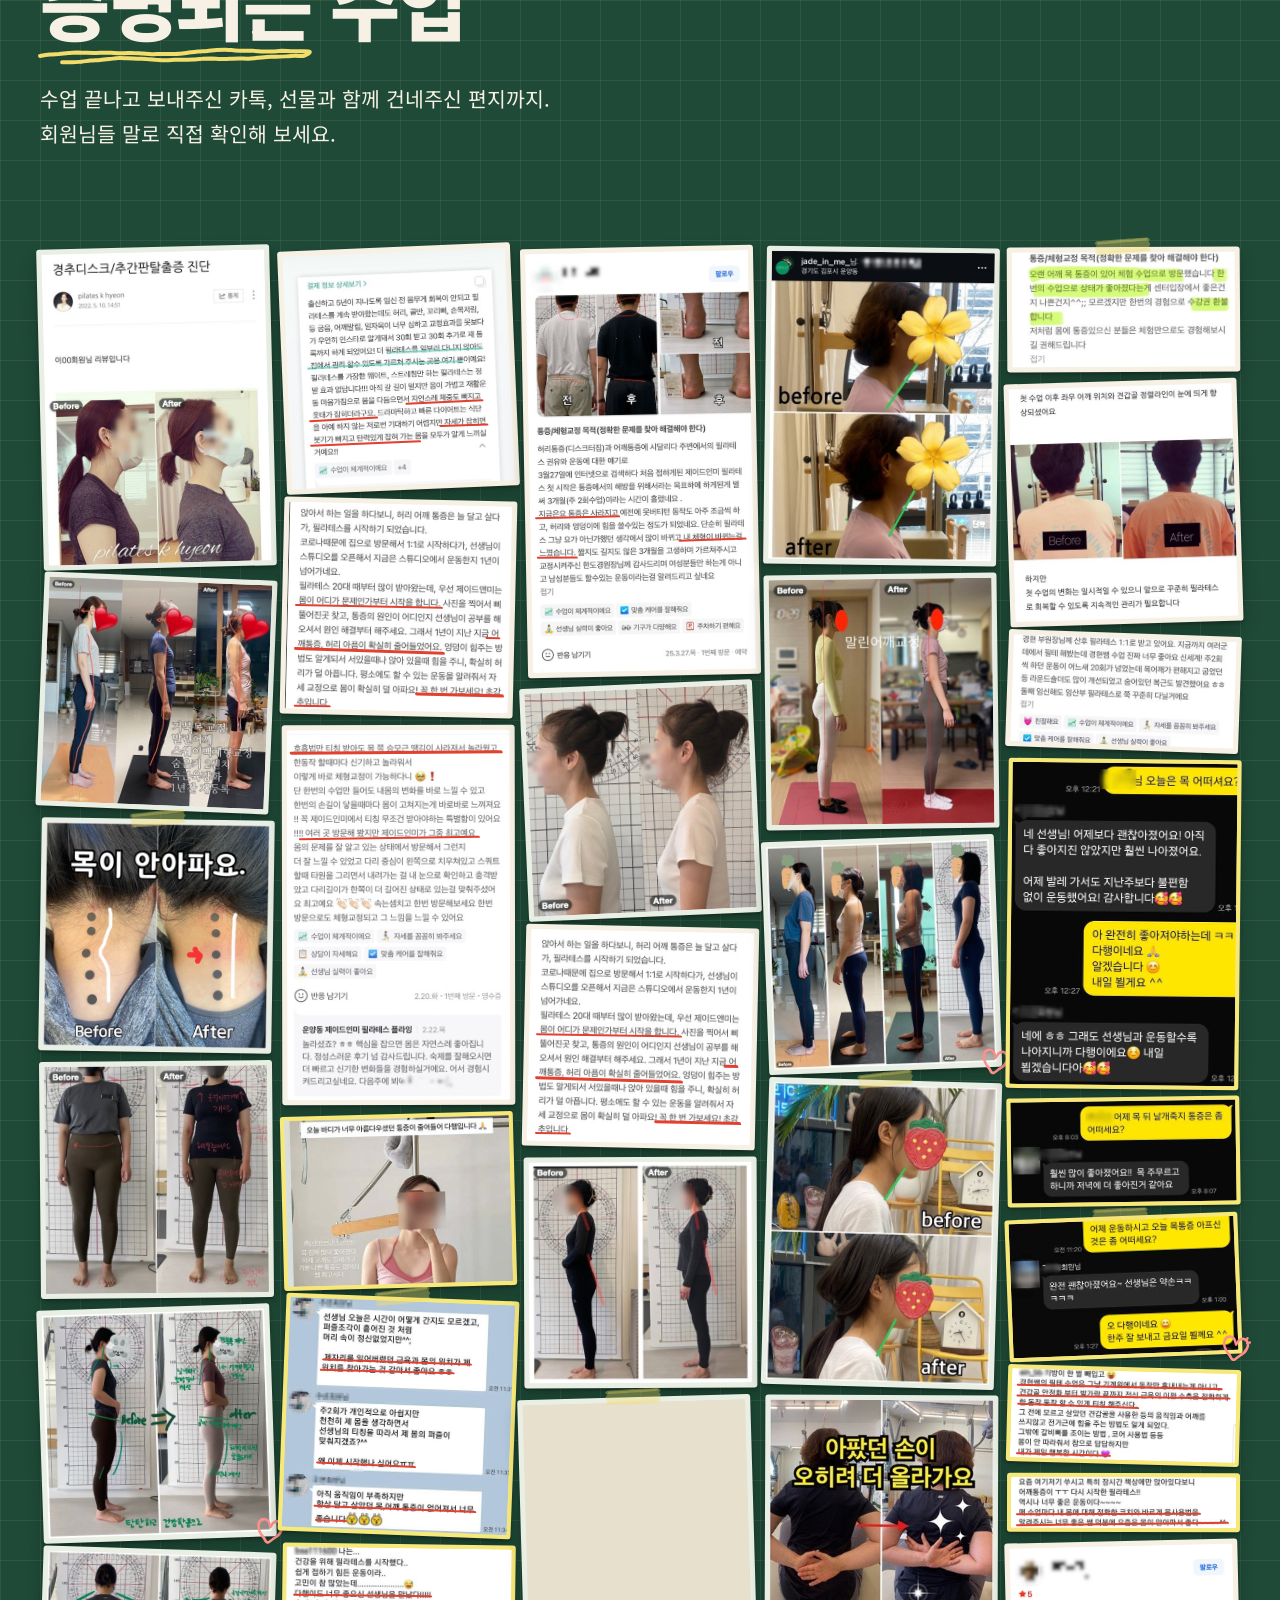
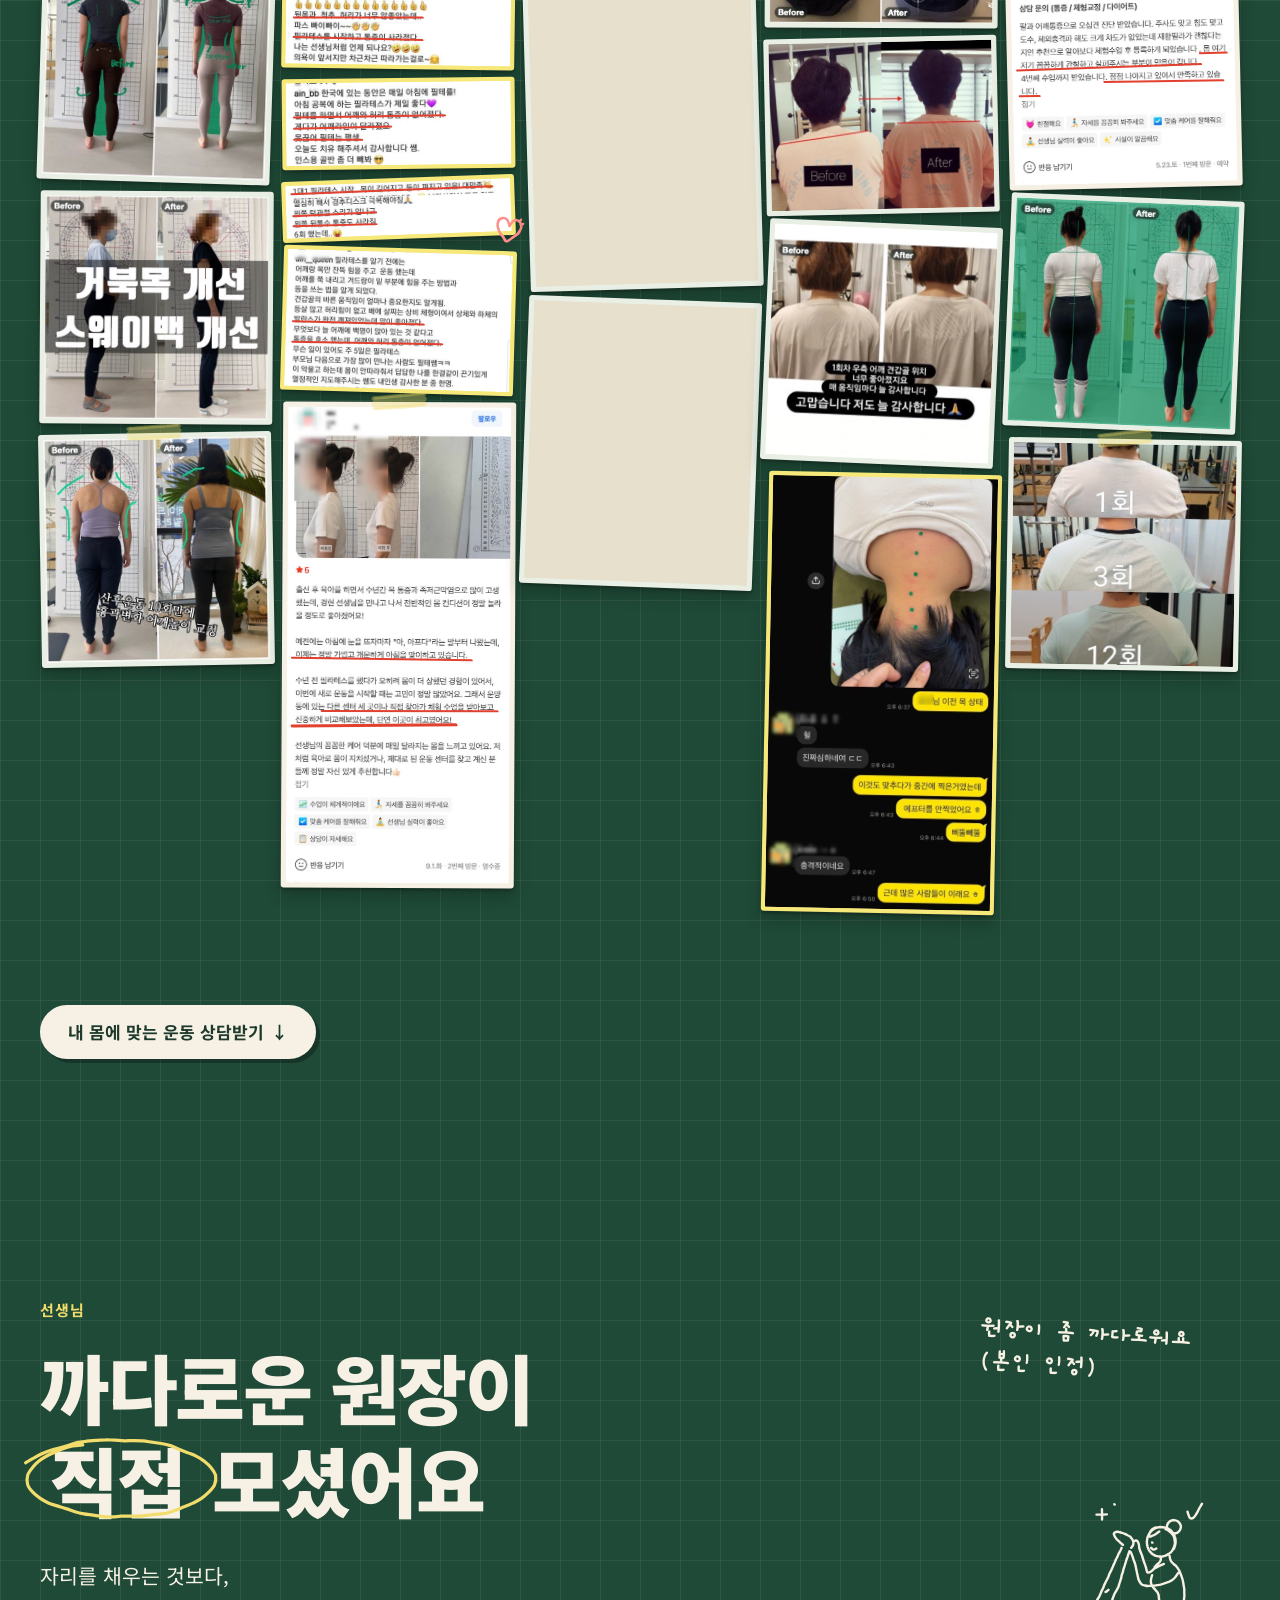
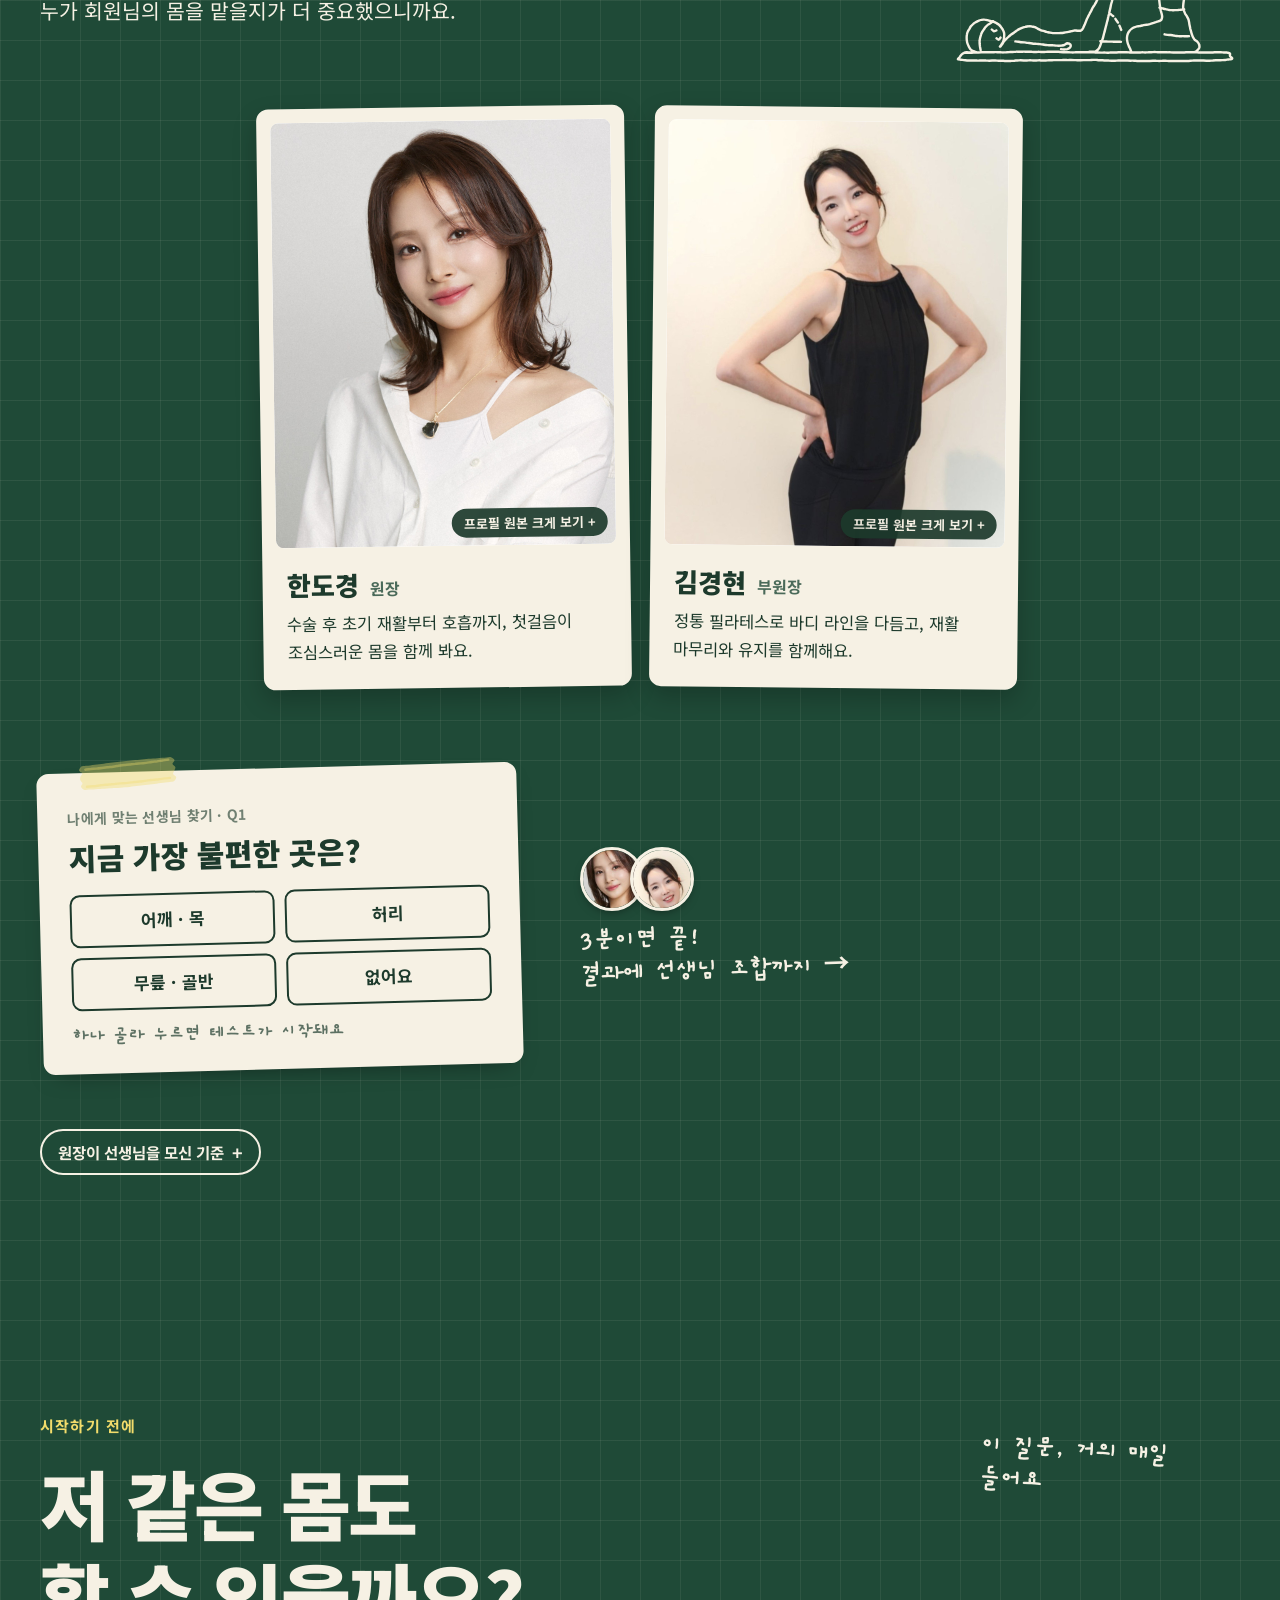
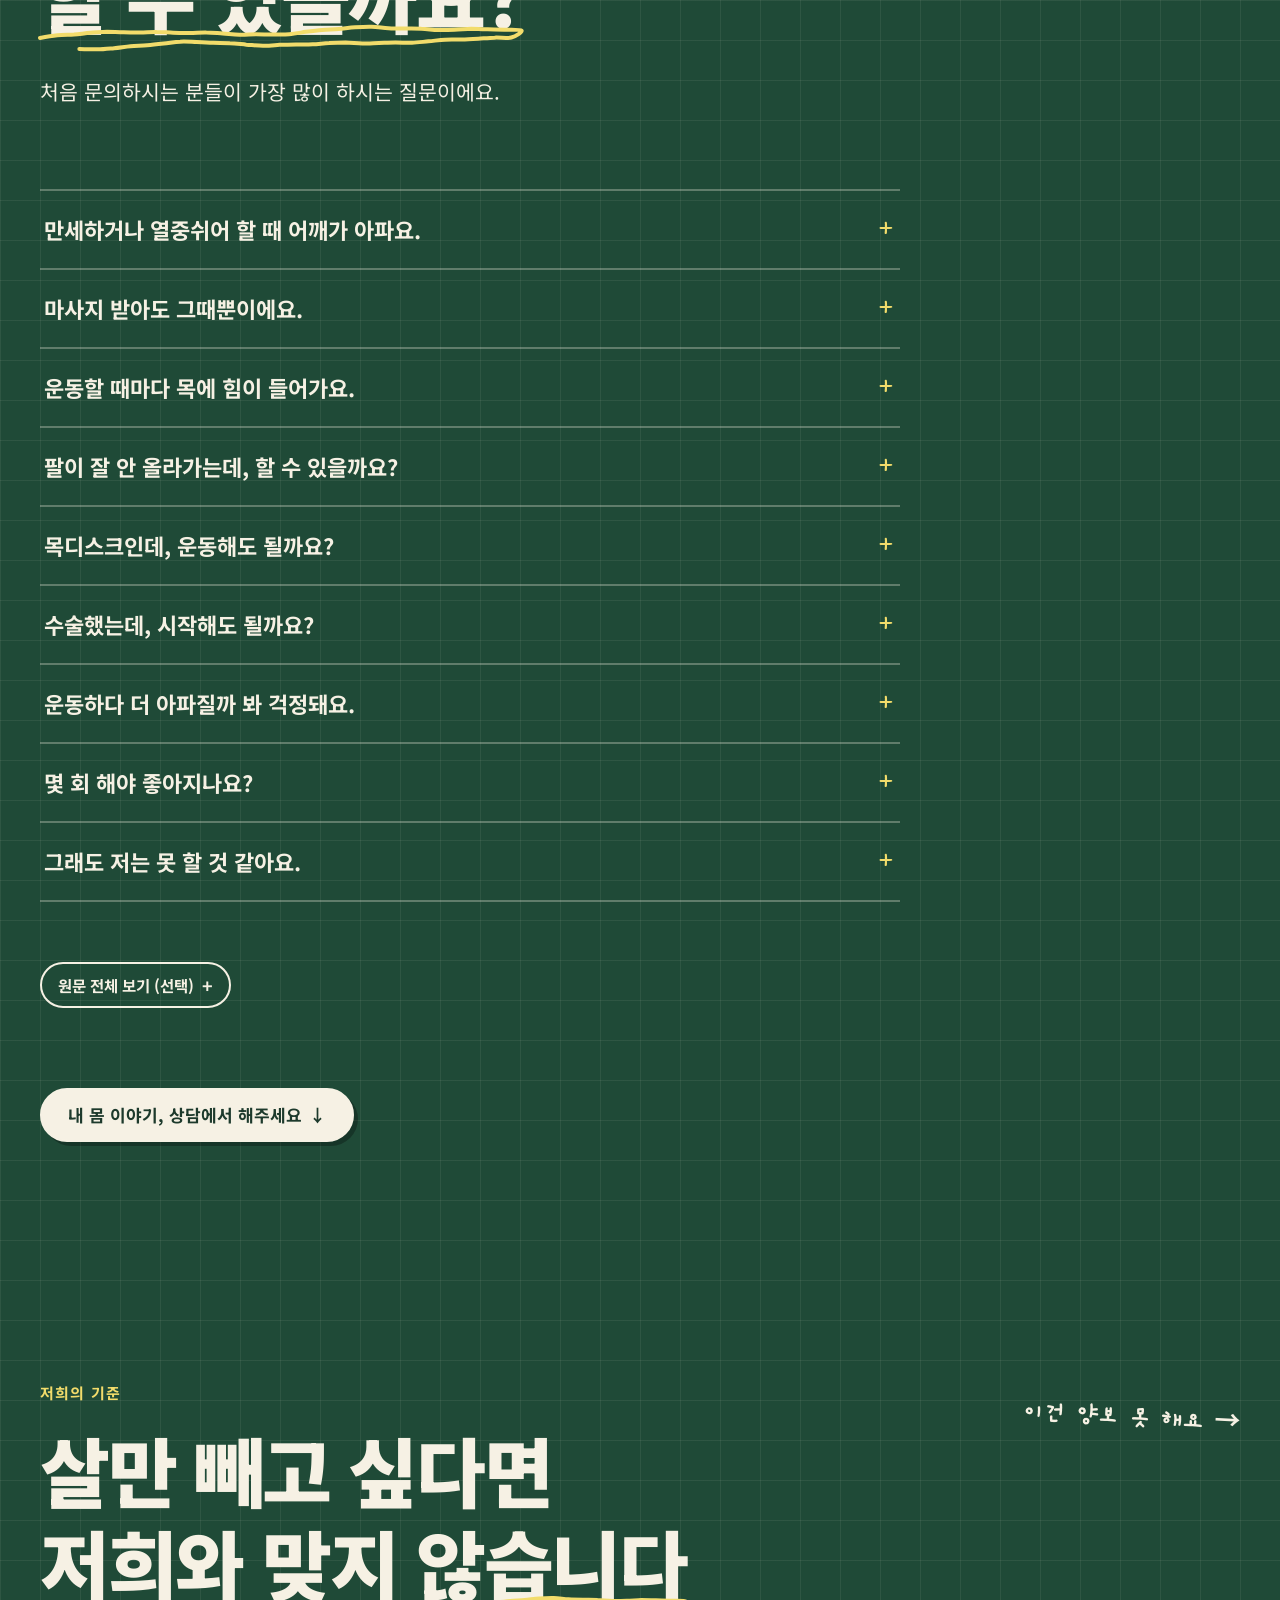
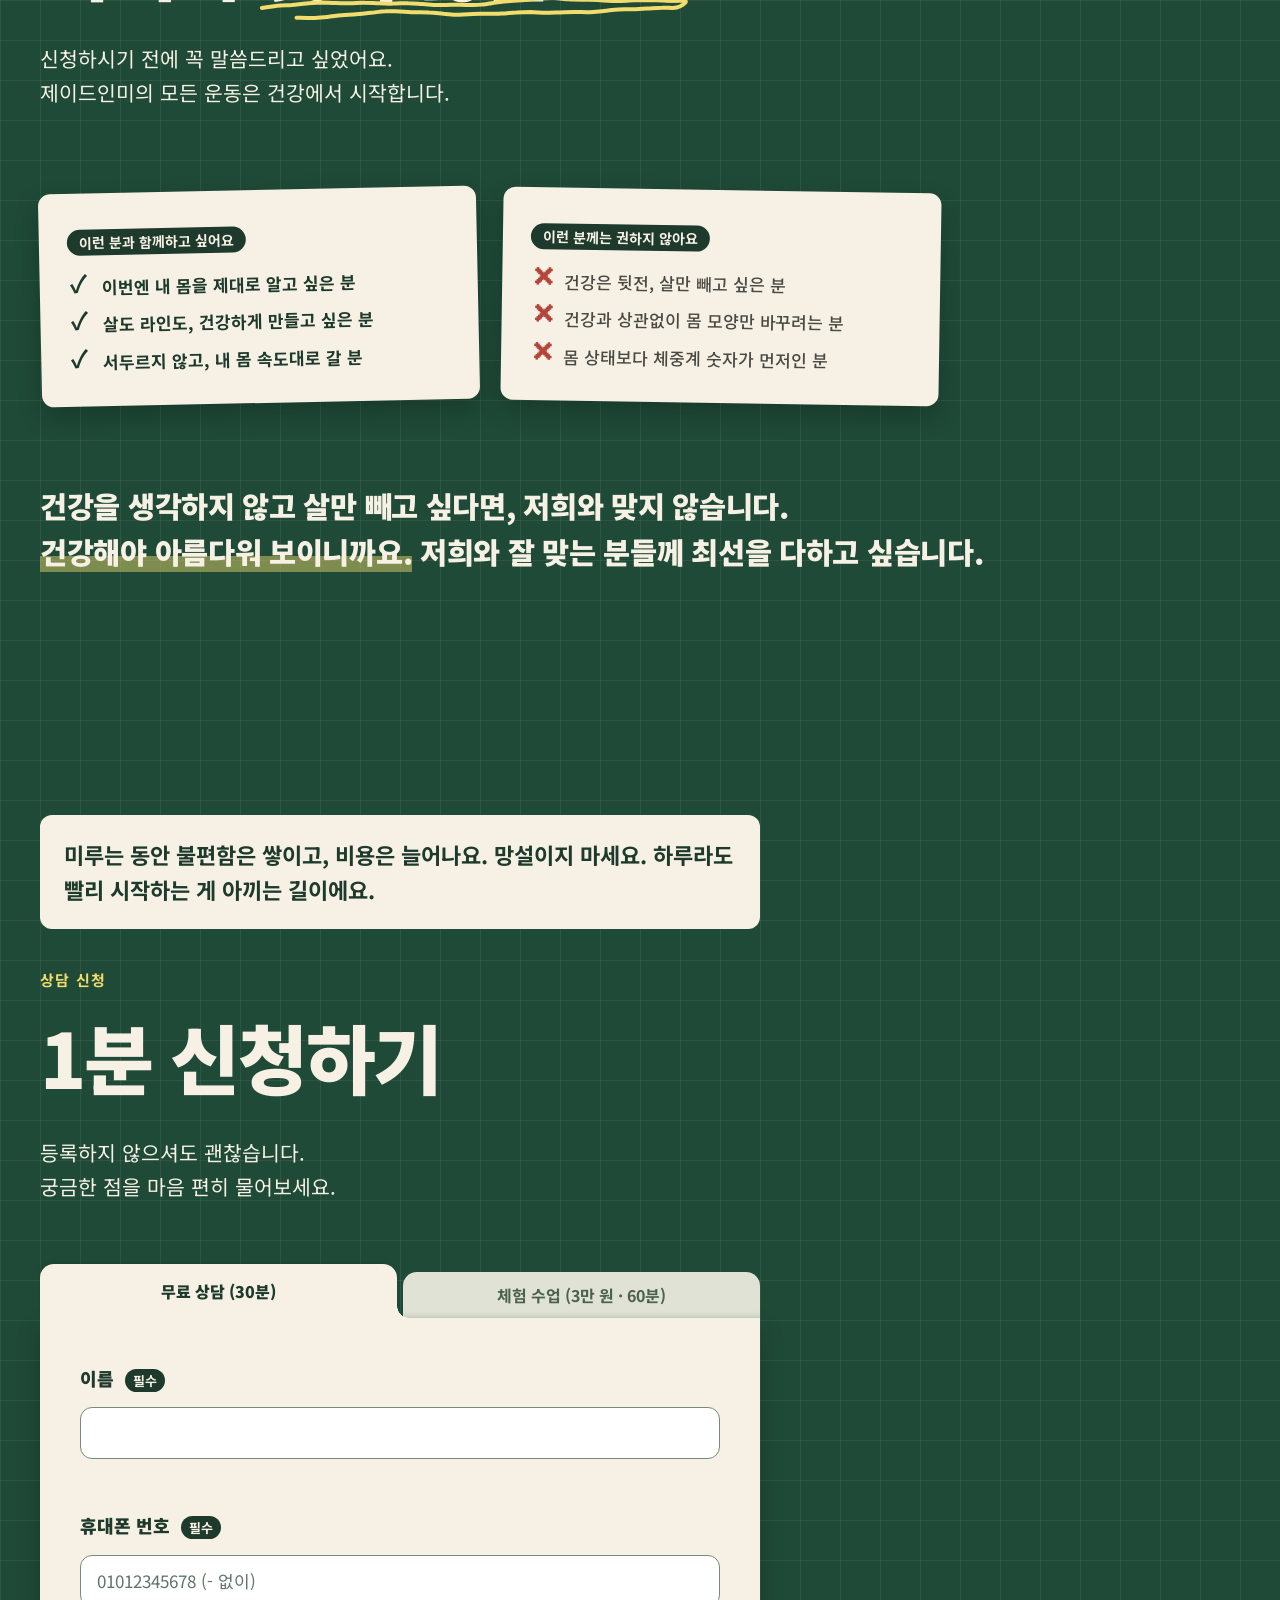
<file: landing-v2/shoulder.html>
<!doctype html>
<html lang="ko">
<head>
<meta charset="utf-8">
<meta name="viewport" content="width=device-width,initial-scale=1">
<title>어깨·목 통증 재활 필라테스 · 김포 운양동 제이드인미 필라테스</title>
<meta name="description" content="늘 뭉친 어깨, 뻐근한 목. 김포 운양동 제이드인미 필라테스. 검사부터 시작해 내 몸 수준에 맞춰 운동하고, 전후를 다시 확인합니다. 무료 상담 30분, 체험 3만 원.">
<meta name="theme-color" content="#1f4a37">
<!-- 링크 미리보기(카카오톡·문자·SNS) -->
<meta property="og:type" content="website">
<meta property="og:site_name" content="제이드인미 필라테스">
<meta property="og:locale" content="ko_KR">
<meta property="og:title" content="어깨·목 통증 재활 필라테스 · 김포 운양동 제이드인미 필라테스">
<meta property="og:description" content="늘 뭉친 어깨, 뻐근한 목. 검사부터 시작해 내 몸 수준에 맞춰 운동하고, 전후를 다시 확인합니다. 무료 상담 30분, 체험 3만 원. 운양역 4번 출구 도보 1분.">
<meta property="og:image" content="https://nanahan001-cloud.github.io/jadeinme-site/landing-v2/assets/og-image.jpg?v=20261013a">
<meta property="og:image:width" content="1200">
<meta property="og:image:height" content="630">
<meta property="og:image:alt" content="jadeinme 제이드인미 필라테스 · 김포 운양동 재활 필라테스 · 무료 상담 30분, 체험 3만 원">
<meta property="og:url" content="https://nanahan001-cloud.github.io/jadeinme-site/landing-v2/shoulder.html">
<meta name="twitter:card" content="summary_large_image">
<link rel="icon" type="image/svg+xml" href="data:image/svg+xml,%3Csvg xmlns='http://www.w3.org/2000/svg' viewBox='0 0 64 64'%3E%3Crect width='64' height='64' rx='16' fill='%231f4a37'/%3E%3Ctext x='32' y='45' text-anchor='middle' fill='%23f6f1e4' font-size='47' font-family='Georgia' font-style='italic'%3Ej%3C/text%3E%3C/svg%3E">
<link rel="preconnect" href="https://fonts.googleapis.com">
<link rel="preconnect" href="https://fonts.gstatic.com" crossorigin>
<link href="https://fonts.googleapis.com/css2?family=Gaegu:wght@400;700&family=Noto+Sans+KR:wght@400;500;700;900&display=swap" rel="stylesheet">
<link rel="stylesheet" href="style-new.css?v=20261027sh">
<link rel="stylesheet" href="reviews.css?v=20261013d">
<script>(function(){var h=document.documentElement;h.classList.add('js');setTimeout(function(){if(!window.__jadeReady){h.classList.remove('js');h.classList.add('no-js-fallback')}},2500)})()</script>
</head>
<body>
<a class="skip" href="#main">본문으로 바로가기</a>

<header class="site-header" id="top">
  <div class="wrap header-inner">
    <a class="brand" href="#hero"><img src="assets/logo.png" alt="jadeinme 제이드인미 필라테스" width="150" height="150"></a>
    <nav class="nav" id="site-nav" aria-label="주 메뉴">
      <a href="#reviews">후기</a>
      <a href="#method">수업 방식</a>
      <a href="#teachers">선생님</a>
      <a href="#location">오시는 길</a>
    </nav>
    <a class="btn btn--sm" href="#consult-form">상담 신청</a>
    <button class="nav-toggle" type="button" aria-expanded="false" aria-controls="site-nav" aria-label="메뉴 열기" hidden><span class="nav-toggle__bars" aria-hidden="true"></span><span class="nav-toggle__label" aria-hidden="true">메뉴</span></button>
  </div>
</header>

<main id="main">

<!-- HERO -->
<section class="section hero" id="hero">
  <div class="wrap hero-grid">
    <div class="hero-copy">
      <p class="eyebrow">김포 운양동 · 재활 필라테스 제이드인미</p>
      <h1 class="display">늘 뭉친 어깨,<br>뻐근한 목,<br>편해지고 싶은 분만<br><span class="hl">끝까지 봐주세요<span class="doodle doodle--underline" aria-hidden="true"></span></span></h1>
      <span class="doodle doodle--sparkles hero-sparkle" aria-hidden="true"></span>
      <p class="lead">주물러도 그때뿐이라 지치셨죠?<br>괜찮아요. 지금 할 수 있는 움직임부터 시작해요.</p>
      <div class="hero-cta">
        <a class="btn btn--lg" href="#consult-form">내 몸에 맞는 운동 상담받기 <span aria-hidden="true">↓</span></a>
        <p class="meta">무료 상담 30분 · 운양역 4번 출구 도보 1분</p>
      </div>
      <div class="hero-strip" aria-hidden="true">
        <span class="note note--inline hero-note1">내 몸을 이해하는 것부터 ↘</span>
        <span class="doodle doodle--backpain"></span>
        <span class="doodle doodle--arrow-r"></span>
        <span class="doodle doodle--stretch"></span>
        <span class="note note--inline hero-note2">먼저, 회원님 이야기부터 들어보세요 <span class="arr-w">→</span><span class="arr-n">↓</span></span>
      </div>
    </div>
    <figure class="hero-media">
      <div class="polaroid">
        <span class="doodle doodle--tape tape-top" aria-hidden="true"></span>
        <video controls playsinline preload="metadata" poster="assets/hero-poster.jpg" aria-label="제이드인미 회원의 수업 경험 인터뷰">
          <source src="assets/member-story.mp4" type="video/mp4">
          영상 재생을 지원하는 브라우저에서 확인해 주세요.
        </video>
        <figcaption class="note polaroid-cap">회원님이 직접 들려주는 이야기</figcaption>
      </div>
    </figure>
  </div>
</section>

<!-- EMPATHY -->
<section class="section" id="empathy">
  <div class="wrap">
    <div class="sec-head reveal">
      <p class="eyebrow">불편한 몸 때문에</p>
      <h2 class="display">일하고 공부해도 목이<br><span class="circ">가벼운<span class="doodle doodle--circle" aria-hidden="true"></span></span> 하루,<br>다시 찾아 드릴게요.</h2>
      <p class="lead">하고 싶은 건 많은데, 목과 어깨가 먼저 지치시나요?</p>
    </div>
    <ul class="cards4 reveal">
      <li class="card paper tilt-a"><span class="doodle doodle--laptop ic" aria-hidden="true"></span><h3>컴퓨터</h3><p>일하다 보면 어깨가 귀까지 올라가 있어요.</p></li>
      <li class="card paper tilt-b"><span class="doodle doodle--phone ic" aria-hidden="true"></span><h3>휴대폰</h3><p>폰을 보다 고개를 들면 목이 뻣뻣해요.</p></li>
      <li class="card paper tilt-c"><span class="doodle doodle--suitcase ic" aria-hidden="true"></span><h3>만세할 때</h3><p>팔을 위로 쭉 올리면 어깨가 찌릿해요.</p></li>
      <li class="card paper tilt-d"><span class="doodle doodle--sneaker ic" aria-hidden="true"></span><h3>잠자기</h3><p>베개를 바꿔 봐도 아침마다 목이 무거워요.</p></li>
    </ul>
    <div class="closing reveal">
      <p class="closing-text">어려운 동작을 잘하는 게 목표가 아니에요.<br>미뤄둔 이 일상을 함께 되찾는 게 목표예요.</p>
      <p class="note note--inline">목·어깨만 조금 더 가볍다면…</p>
      <span class="doodle doodle--heart" aria-hidden="true"></span>
    </div>
  </div>
</section>

<!-- STORIES -->
<section class="section" id="stories">
  <div class="wrap">
    <div class="sec-head reveal">
      <p class="eyebrow">회원님 이야기</p>
      <h2 class="display">회원님이 <span class="hl">직접 소개하는<span class="doodle doodle--underline" aria-hidden="true"></span></span><br>제이드인미</h2>
      <p class="lead">목과 어깨가 불편해서 오셨던 회원님들이<br>직접 들려주신 이야기예요.</p>
      <div class="stats-memo paper">
        <span class="doodle doodle--tape stats-tape" aria-hidden="true"></span>
        <ul class="stats" aria-label="제이드인미 숫자로 보기">
          <li class="stat"><span class="stat-num">95<small>%</small><span class="doodle doodle--underline" aria-hidden="true"></span></span><span class="stat-label">재등록률</span></li>
          <li class="stat"><span class="stat-num">87<small>%</small><span class="doodle doodle--underline" aria-hidden="true"></span></span><span class="stat-label">소개 등록 비율</span></li>
          <li class="stat"><span class="stat-num">97<small>점</small><span class="doodle doodle--underline" aria-hidden="true"></span></span><span class="stat-label">고객 만족도</span></li>
        </ul>
      </div>
      <p class="note note--inline stories-note2">↓ 소리 켜고 보세요</p>
    </div>
  </div>
  <div class="wrap wrap--wide">
    <div id="interview-videos" class="video-row"></div>
    <noscript><p class="fine noscript-note">후기 사진과 영상은 자바스크립트를 켜면 볼 수 있어요. <a href="https://blog.naver.com/only1dk" target="_blank" rel="noopener">네이버 블로그</a>에서도 보실 수 있어요.</p></noscript>
  </div>
</section>

<!-- OWNER VIDEO -->
<section class="section" id="owner-video">
  <div class="wrap">
    <div class="sec-head reveal">
      <p class="eyebrow">원장님 영상</p>
      <h2 class="display">원장님이 <span class="hl">직접 알려<span class="doodle doodle--underline" aria-hidden="true"></span></span> 드려요</h2>
      <p class="lead">늘 올라가 있는 승모근, 왜 그럴까요?</p>
    </div>
  </div>
  <div class="wrap wrap--wide">
    <div class="video-row" style="grid-template-columns:repeat(2,minmax(0,260px));justify-content:center">
      <figure class="vcard vcard--local">
        <div class="vcard-media"><video controls playsinline preload="none" poster="assets/video/owner/owner-shoulder-1.jpg" src="assets/video/owner/owner-shoulder-1.mp4" aria-label="원장님이 알려 드려요: 어깨 통증"></video></div>
        <figcaption class="vcard-cap"><span class="vcard-kind">원장님 영상</span><span class="vcard-title">어깨가 아플 때, 원장님이 알려 드려요</span></figcaption>
      </figure>
      <figure class="vcard vcard--local">
        <div class="vcard-media"><video controls playsinline preload="none" poster="assets/video/owner/trap-prayer-plank.jpg" src="assets/video/owner/trap-prayer-plank.mp4" aria-label="원장님이 알려 드려요: 늘 올라가 있는 승모근"></video></div>
        <figcaption class="vcard-cap"><span class="vcard-kind">원장님 영상</span><span class="vcard-title">늘 올라가 있는 승모근, 왜 그럴까요?</span></figcaption>
      </figure>
    </div>
  </div>
</section>

<!-- METHOD -->
<section class="section" id="method">
  <div class="wrap">
    <div class="sec-head reveal">
      <p class="eyebrow">수업 방식</p>
      <h2 class="display">무작정 <span class="hl">운동부터<span class="doodle doodle--underline" aria-hidden="true"></span></span><br>하지 않아요</h2>
      <p class="lead">검사하고, 차근차근 시작하고, 정말 맞았는지 다시 확인해요.<br>그다음에 더 탄탄하게.</p>
      <p class="note note--head">빠뜨리지 않도록 꼼꼼하게</p>
    </div>
    <ol class="steps">
      <li class="step reveal">
        <span class="step-no">1 · 검사</span>
        <span class="doodle doodle--clipboard ic" aria-hidden="true"></span>
        <h3>먼저, 몸부터 살펴요</h3>
        <p>근육·유연성·관절, 세 가지를 검사지 세 장에 기록해요.</p>
        <p class="tags">기능 검사 / 가동성 검사 / 관절 스트레스 검사</p>
        <details class="more"><summary><span class="s-open">자세히 보기</span><span class="s-close">접기</span></summary>
          <div class="prose">
<p>운동 전 몸의<br>
세 가지를 확인합니다.</p>
<p>“허리가 불편하시군요. 그럼 이 운동 하세요.”<br>
이렇게 바로 시작하지 않습니다.</p>
<p>근육이 제 역할을 하는지,<br>
근육이 정상적으로 늘어나는지,<br>
관절의 움직임이 정상인지.</p>
<p>기능 검사 · 가동성 검사 · 관절 스트레스 검사</p>
<p><strong>세 장의 검사지에 하나씩 기록하며 평가합니다.</strong></p>
<p>그물을 촘촘하게 짜듯,<br>
놓치는 부분을 줄이기 위해 여러 항목을 함께 확인합니다.</p>
<p>그리고 그 결과를 바탕으로<br>
회원님에게 필요한 운동을 정합니다.</p>
          </div></details>
        <span class="doodle doodle--arrow-r step-arrow" aria-hidden="true"></span>
      </li>
      <li class="step reveal">
        <span class="step-no">2 · 차근차근</span>
        <span class="doodle doodle--stairs ic" aria-hidden="true"></span>
        <h3>차근차근 올라가요</h3>
        <p>호흡 → 코어 → 팔다리 순서로, 지금 할 수 있는 난이도에서 시작해요.</p>
        <details class="more"><summary><span class="s-open">자세히 보기</span><span class="s-close">접기</span></summary>
          <div class="prose">
<p>좋은 동작도,<br>
지금 내 몸에는 독이 된다면?</p>
<p>동작은 따라 했지만,<br>
익숙한 근육에만 힘이 몰리거나<br>
목과 허리로 버티고 있을 수 있습니다.</p>
<p>그래서 운동을 오래한 회원님의 목이 좀처럼 낫지 않는 것입니다.</p>
<p><strong>그래서 어떤 동작을 하느냐만큼,<br>
어떤 난이도로 하느냐가 중요합니다.</strong></p>
<p>호흡 → 코어 → 팔다리 움직임</p>
<p>호흡 → 코어 → 팔다리 움직임 연결 순서로<br>
점점 난이도를 높여 몸을 속부터 단단하게 채워줍니다.</p>
<p><strong>억지로 해내는 동작보다,<br>
내 몸으로 제대로 할 수 있는 동작부터 시작합니다.</strong></p>
          </div></details>
        <span class="doodle doodle--arrow-r step-arrow" aria-hidden="true"></span>
      </li>
      <li class="step reveal">
        <span class="step-no">3 · 다시 확인</span>
        <span class="doodle doodle--recheck ic" aria-hidden="true"></span>
        <h3>이 문제였는지, 다시 확인해요</h3>
        <p>처음 불편했던 동작을 다시 해보고, 전후를 같은 기준으로 비교해요.</p>
        <p class="note note--inline">10점 만점에 지금 몇 점이세요?</p>
        <details class="more"><summary><span class="s-open">자세히 보기</span><span class="s-close">접기</span></summary>
          <div class="prose">
<p>정말 이 운동이<br>
내 몸에 맞았을까요?<br>
다시 확인해 봅시다.</p>
<p>검사 결과를 바탕으로 필요한 운동을 적용하고,<br>
처음 불편했던 동작을 다시 해봅니다.</p>
<p>운동 전후의 불편함을 같은 기준으로 비교합니다.</p>
<p>“운동 전 불편함이 10점 만점에 7점이었다면,<br>
지금은 몇 점인가요?”</p>
<p><strong>회원님이 느끼는 변화와 실제 움직임을 함께 확인합니다.</strong></p>
<p>편해졌다면 그 반응을 기준으로 이어가고,<br>
그대로이거나 더 불편하다면<br>
다른 요인은 없는지 다시 평가하고 동작과 난이도를 조절합니다.</p>
<p><strong>운동을 시켰다는 것으로 끝내지 않고,<br>
회원님에게 맞는 운동인지 확인하며 진행합니다.</strong></p>
          </div></details>
        <span class="doodle doodle--arrow-r step-arrow" aria-hidden="true"></span>
      </li>
      <li class="step reveal">
        <span class="step-no">4 · 더 탄탄하게</span>
        <span class="doodle doodle--dumbbell ic" aria-hidden="true"></span>
        <h3>편해졌다면, 한 걸음 더</h3>
        <p>움직임이 안정되면 범위와 강도를 조금씩 높여가요.</p>
        <details class="more"><summary><span class="s-open">자세히 보기</span><span class="s-close">접기</span></summary>
          <div class="prose">
<p>움직임이 편해졌다면,<br>
이제 더 탄탄하게.</p>
<p>필요한 움직임이 안정적으로 나오면<br>
운동의 범위와 강도를 조금씩 높여갑니다.</p>
<p>다양한 동작에 도전하고,<br>
근력과 체력을 기르는 운동으로 이어갑니다.</p>
<p><strong>편하게 움직이는 데서 한 걸음 더.<br>
가볍고 탄탄한 몸을 목표로 함께 나아갑니다.</strong></p>
          </div></details>
      </li>
    </ol>
    <div class="class-strip-wrap">
      <p class="note note--inline class-strip-label">수업 장면</p>
      <div id="class-strip" class="class-strip"></div>
    </div>
    <div class="section-cta reveal">
      <a class="btn" href="#consult-form">내 몸에 맞는 운동 상담받기 <span aria-hidden="true">↓</span></a>
    </div>
  </div>
</section>

<!-- REVIEWS -->
<section class="section" id="reviews">
  <div class="wrap">
    <div class="sec-head reveal">
      <h2 class="display">후기로<br><span class="hl">증명되는<span class="doodle doodle--underline" aria-hidden="true"></span></span> 수업</h2>
      <p class="lead">수업 끝나고 보내주신 카톡, 선물과 함께 건네주신 편지까지.<br>회원님들 말로 직접 확인해 보세요.</p>
    </div>
  </div>
  <div class="wrap wrap--wide reviews-wrap">
    <div id="reviews-wall" class="reviews-wall"></div>
    <noscript><p class="fine noscript-note">후기 사진과 영상은 자바스크립트를 켜면 볼 수 있어요. <a href="https://blog.naver.com/only1dk" target="_blank" rel="noopener">네이버 블로그</a>에서도 보실 수 있어요.</p></noscript>
    <div class="section-cta reviews-cta"><a class="btn" href="#consult-form">내 몸에 맞는 운동 상담받기 <span aria-hidden="true">↓</span></a></div>
  </div>
</section>

<!-- TEACHERS -->
<section class="section" id="teachers">
  <div class="wrap">
    <div class="sec-head reveal">
      <p class="eyebrow">선생님</p>
      <h2 class="display">까다로운 원장이<br><span class="circ">직접<span class="doodle doodle--circle" aria-hidden="true"></span></span> 모셨어요</h2>
      <p class="lead">자리를 채우는 것보다,<br>누가 회원님의 몸을 맡을지가 더 중요했으니까요.</p>
      <p class="note note--head">원장이 좀 까다로워요 (본인 인정)</p>
      <span class="doodle doodle--teachercheck head-doodle" aria-hidden="true"></span>
    </div>
    <ul class="cards3">
      <li class="tcard paper reveal">
        <button class="crop crop--han" type="button" data-flyer="assets/han.jpg" data-name="한도경 원장" aria-label="한도경 원장 프로필 원본 크게 보기">
          <img src="assets/teacher-han.jpg?v=20261013d" alt="한도경 원장 프로필 사진" width="960" height="1200" loading="lazy">
          <span class="crop-zoom" aria-hidden="true">프로필 원본 크게 보기 +</span>
        </button>
        <div class="tbody"><h3>한도경 <small>원장</small></h3>
        <p>수술 후 초기 재활부터 호흡까지, 첫걸음이 조심스러운 몸을 함께 봐요.</p></div>
      </li>
      <li class="tcard paper reveal">
        <button class="crop crop--kim" type="button" data-flyer="assets/kim.jpg?v=20261013o" data-name="김경현 부원장" aria-label="김경현 부원장 프로필 원본 크게 보기">
          <img src="assets/teacher-kim.jpg?v=20261013n" alt="김경현 부원장 프로필 사진" width="960" height="1200" loading="lazy">
          <span class="crop-zoom" aria-hidden="true">프로필 원본 크게 보기 +</span>
        </button>
        <div class="tbody"><h3>김경현 <small>부원장</small></h3>
        <p>정통 필라테스로 바디 라인을 다듬고, 재활 마무리와 유지를 함께해요.</p></div>
      </li>
    </ul>
    <div class="teacher-test reveal">
      <div class="quiz-card paper">
        <span class="doodle doodle--tape quiz-tape" aria-hidden="true"></span>
        <p class="quiz-kicker">나에게 맞는 선생님 찾기 · Q1</p>
        <p class="quiz-q" id="quiz-q">지금 가장 불편한 곳은?</p>
        <div class="quiz-opts" role="group" aria-labelledby="quiz-q">
          <a class="quiz-opt" href="../teacher-test/index.html?pain=0">어깨 · 목</a>
          <a class="quiz-opt" href="../teacher-test/index.html?pain=1">허리</a>
          <a class="quiz-opt" href="../teacher-test/index.html?pain=2">무릎 · 골반</a>
          <a class="quiz-opt" href="../teacher-test/index.html?pain=3">없어요</a>
        </div>
        <p class="quiz-foot">하나 골라 누르면 테스트가 시작돼요</p>
      </div>
      <div class="quiz-side">
        <div class="quiz-faces" aria-hidden="true">
          <img src="assets/face-han.jpg" alt="" width="160" height="160" loading="lazy">
          <img src="assets/face-kim.jpg?v=20261013n" alt="" width="160" height="160" loading="lazy">
        </div>
        <span class="note quiz-note">3분이면 끝!<br>결과에 선생님 조합까지 →</span>
      </div>
    </div>
    <details class="more more--wide reveal"><summary><span class="s-open">원장이 선생님을 모신 기준</span><span class="s-close">접기</span></summary>
      <div class="prose">
<p>회원님의 몸을 맡길 선생님,<br>
저는 이렇게 모셨습니다.</p>
<p>제이드인미는<br>
<strong>원장이 직접 선택하고 모신 두 분의 선생님들과 함께합니다.</strong></p>
<p>회원님의 몸을 맡길 분이기에,<br>
누구와 함께할지 까다롭게 결정했습니다.</p>
<p>한도경 원장</p>
<p>이력서만으로는<br>
알 수 없는 것들이 있습니다.</p>
<p>이력서에 한 줄을 채우기 위해서가 아니라,<br>
회원의 몸을 이해하기 위해 깊이 있게 공부하는지.<br>
회원을 진심으로 대하는지,</p>
<p><strong>그래서 이미 평이 좋은 선생님들께<br>
더 좋은 조건을 제안해서라도<br>
직접 캐스팅해 오기로 마음먹었습니다.</strong></p>
<p>적합한 선생님이 없을 때는 수익을 포기하고<br>
센터를 비워두기도 했습니다.</p>
<p><strong>자리를 채우는 것보다,<br>
누가 회원님의 몸을 맡을지가 더 중요했으니까요.</strong></p>
<p>까다로운 원장이 직접 선택한<br>
제이드인미의 선생님들을 소개합니다.</p>
      </div></details>
  </div>
</section>

<!-- FAQ -->
<section class="section" id="faq">
  <div class="wrap">
    <div class="sec-head reveal">
      <p class="eyebrow">시작하기 전에</p>
      <h2 class="display">저 같은 몸도<br><span class="hl">할 수 있을까요?<span class="doodle doodle--underline" aria-hidden="true"></span></span></h2>
      <p class="lead">처음 문의하시는 분들이 가장 많이 하시는 질문이에요.</p>
      <p class="note note--head">이 질문, 거의 매일 들어요</p>
    </div>
    <div class="faq reveal">
      <details><summary>만세하거나 열중쉬어 할 때 어깨가 아파요.</summary><p>팔을 올리거나 뒤로 보낼 때 아프다면, 어깨가 어느 방향에서 막히는지 먼저 확인해요. 검사 결과에 맞춰 편하게 움직일 수 있는 범위부터 운동을 시작합니다.</p></details>
      <details><summary>마사지 받아도 그때뿐이에요.</summary><p>뭉친 곳만 푸는 게 아니라, 왜 뭉치는지부터 확인합니다. 근육이 제 역할을 하는지, 정상적으로 늘어나는지, 관절의 움직임이 정상인지 살펴본 뒤 필요한 운동을 정합니다.</p></details>
      <details><summary>운동할 때마다 목에 힘이 들어가요.</summary><p>동작은 따라 했지만 익숙한 근육에만 힘이 몰리거나 목으로 버티고 있을 수 있습니다. 그래서 호흡 → 코어 → 팔다리 순서로, 지금 할 수 있는 난이도에서 시작합니다.</p></details>
      <details><summary>팔이 잘 안 올라가는데, 할 수 있을까요?</summary><p>어디에서 움직임이 막히는지 먼저 확인하고, 지금 편하게 가능한 범위에서 시작합니다. 지금 가능한 움직임에 맞춰 동작과 난이도를 조절합니다.</p></details>
      <details><summary>목디스크인데, 운동해도 될까요?</summary><p>같은 진단을 받았더라도 상태는 사람마다 다릅니다. 상담과 필요한 방문 평가로 지금 상태를 먼저 확인하고, 운동을 시작할 수 있을지 안내해 드립니다.</p></details>
      <details><summary>수술했는데, 시작해도 될까요?</summary><p>수술 시기와 회복 상태, MRI 사진, 의료진에게 안내받은 운동 제한을 함께 확인합니다. 상담과 필요한 방문 평가를 통해 시작할 수 있을지, 무엇을 먼저 확인해야 할지 안내해 드립니다.</p></details>
      <details><summary>운동하다 더 아파질까 봐 걱정돼요.</summary><p>처음 불편했던 동작을 다시 해보고, 전후를 같은 기준으로 비교합니다. 그대로이거나 더 불편하다면 다른 요인은 없는지 다시 평가하고 동작과 난이도를 조절합니다.</p></details>
      <details><summary>몇 회 해야 좋아지나요?</summary><p>사람마다 다르지만, 대략 말씀드릴게요. 오래 아프셨던 분은 좋아지는 데도 시간이 더 걸리고, 아픈 지 얼마 안 되신 분은 대체로 빨리 좋아지시고, 일주일 만에 좋아지시는 분들도 있어요. 10회쯤이면 내 움직임을 이해하고 내 몸의 문제를 알아가면서 몸이 조금씩 편해지는 걸 느끼시고, 보통 20~30회쯤 하시면 달라진 걸 확실히 느끼시는 분이 많아요.</p></details>
      <details><summary>그래도 저는 못 할 것 같아요.</summary><p>혼자 "나는 못 할 것 같아"라고 결정하기 전에, 상담에서 이야기해 주세요. 어디가 불편한지, 어떤 동작이 걱정되는지, 다시 편하게 하고 싶은 게 무엇인지면 충분합니다.</p></details>
    </div>
    <details class="more more--wide reveal"><summary><span class="s-open">원문 전체 보기 (선택)</span><span class="s-close">접기</span></summary>
      <div class="prose">
<p>잘 따라갈 수 있을지 걱정되시나요?</p>
<p>처음부터 유연하거나<br>
어려운 동작을 잘할 필요는 전혀 없습니다.</p>
<p>제이드인미는 현재 가능한 움직임을 합니다.<br>
그 상태에 맞춰 동작과 난이도를 조절합니다.</p>
<p><strong>회원님이 정해진 수업에 맞추는 것이 아니라,<br>
회원님의 상태를 확인해 수업의 시작점을 정합니다.</strong></p>
<p>수술 경험이나 진단받은 질환이 있다면<br>
수술 시기와 회복 상태, MRI 사진<br>
의료진에게 안내받은 운동 제한을 함께 확인합니다.</p>
<p>같은 진단을 받았더라도 상태가 다르기 때문에,<br>
상담과 필요한 방문 평가를 통해<br>
운동을 시작할 수 있을지, 어떤 확인이 먼저 필요한지 안내합니다.</p>
<p>여러분의 고민을 들려주세요.</p>
<p>지금 어디가 불편한지,<br>
어떤 동작이 걱정되는지,<br>
다시 편하게 하고 싶은 것은 무엇인지.</p>
<p><strong>혼자 “나는 못 할 것 같아”라고 결정하기 전에,<br>
상담에서 이야기해 주세요.</strong></p>
      </div></details>
    <div class="section-cta reveal">
      <a class="btn" href="#consult-form">내 몸 이야기, 상담에서 해주세요 <span aria-hidden="true">↓</span></a>
    </div>
  </div>
</section>

<!-- FIT: 우리와 맞는 회원 (설득을 마친 뒤, 예약 바로 앞) -->
<section class="section" id="fit">
  <div class="wrap">
    <div class="sec-head reveal">
      <p class="eyebrow">저희의 기준</p>
      <h2 class="display">살만 빼고 싶다면<br>저희와 <span class="hl">맞지 않습니다<span class="doodle doodle--underline" aria-hidden="true"></span></span></h2>
      <p class="lead">신청하시기 전에 꼭 말씀드리고 싶었어요.<br>제이드인미의 모든 운동은 건강에서 시작합니다.</p>
      <p class="note note--head">이건 양보 못 해요 →</p>
    </div>
    <div class="cards2 reveal">
      <article class="card paper tilt-a">
        <p class="tag">이런 분과 함께하고 싶어요</p>
        <ul class="fit-list fit-list--yes">
          <li>이번엔 내 몸을 제대로 알고 싶은 분</li>
          <li>살도 라인도, 건강하게 만들고 싶은 분</li>
          <li>서두르지 않고, 내 몸 속도대로 갈 분</li>
        </ul>
      </article>
      <article class="card paper tilt-b">
        <p class="tag tag--no">이런 분께는 권하지 않아요</p>
        <ul class="fit-list fit-list--no">
          <li>건강은 뒷전, 살만 빼고 싶은 분</li>
          <li>건강과 상관없이 몸 모양만 바꾸려는 분</li>
          <li>몸 상태보다 체중계 숫자가 먼저인 분</li>
        </ul>
      </article>
    </div>
    <p class="fit-closing reveal">건강을 생각하지 않고 살만 빼고 싶다면, 저희와 맞지 않습니다.<br><strong>건강해야 아름다워 보이니까요.</strong> 저희와 잘 맞는 분들께 최선을 다하고 싶습니다.</p>
  </div>
</section>

<!-- CONSULT FORM -->
<section class="section" id="consult-form">
  <div class="wrap">
    <div class="paper reveal" style="padding:22px 24px;margin-bottom:40px;max-width:720px"><p class="closing-text" style="font-size:clamp(17px,2vw,22px)">미루는 동안 불편함은 쌓이고, 비용은 늘어나요. 망설이지 마세요. 하루라도 빨리 시작하는 게 아끼는 길이에요.</p></div>
    <div class="sec-head reveal">
      <p class="eyebrow">상담 신청</p>
      <h2 class="display">1분 신청하기</h2>
      <p class="lead">등록하지 않으셔도 괜찮습니다.<br>궁금한 점을 마음 편히 물어보세요.</p>
    </div>
    <div class="cf-card paper reveal">
      <noscript><p class="cf-status">자바스크립트가 꺼져 있어요. <a href="tel:03180496639">031-8049-6639</a>로 전화 주세요.</p></noscript>
      <form id="cf-form" class="cf-form" novalidate>
        <fieldset class="cf-field cf-chips cf-tabs" aria-describedby="cf-type-err">
          <legend class="sr-only">신청 종류 (필수)</legend>
          <div class="cf-row">
            <label class="cf-chip"><input type="radio" name="type" value="상담" checked><span>무료 상담 (30분)</span></label>
            <label class="cf-chip"><input type="radio" name="type" value="체험"><span>체험 수업 <span class="cf-nw">(3만 원 · 60분)</span></span></label>
          </div>
          <p class="cf-err" id="cf-type-err" hidden></p>
        </fieldset>
        <div class="cf-field">
          <label for="cf-name">이름 <span class="cf-req">필수</span></label>
          <input id="cf-name" name="name" type="text" autocomplete="name" required maxlength="30" aria-describedby="cf-name-err">
          <p class="cf-err" id="cf-name-err" hidden></p>
        </div>
        <div class="cf-field">
          <label for="cf-phone">휴대폰 번호 <span class="cf-req">필수</span></label>
          <input id="cf-phone" name="phone" type="tel" inputmode="numeric" autocomplete="tel" placeholder="01012345678 (- 없이)" required maxlength="20" aria-describedby="cf-phone-err">
          <p class="cf-err" id="cf-phone-err" hidden></p>
        </div>
        <fieldset class="cf-field cf-chips" aria-describedby="cf-days-err">
          <legend>원하는 요일 <span class="cf-req">필수</span> <span class="cf-opt">중복 선택 가능</span></legend>
          <div class="cf-row">
            <label class="cf-chip cf-chip--day"><input type="checkbox" name="days" value="월"><span>월</span></label>
            <label class="cf-chip cf-chip--day"><input type="checkbox" name="days" value="화"><span>화</span></label>
            <label class="cf-chip cf-chip--day"><input type="checkbox" name="days" value="수"><span>수</span></label>
            <label class="cf-chip cf-chip--day"><input type="checkbox" name="days" value="목"><span>목</span></label>
            <label class="cf-chip cf-chip--day"><input type="checkbox" name="days" value="금"><span>금</span></label>
            <label class="cf-chip cf-chip--day"><input type="checkbox" name="days" value="토(오전)"><span>토(오전)</span></label>
            <label class="cf-chip cf-chip--day cf-chip--any"><input type="checkbox" name="days" value="상관없음"><span>상관없음</span></label>
          </div>
          <p class="cf-err" id="cf-days-err" hidden></p>
        </fieldset>
        <fieldset class="cf-field cf-chips cf-field--key" aria-describedby="cf-time-hint cf-time-err">
          <legend><span class="cf-key">운동 가능한 시간대</span> <span class="cf-req">필수</span> <span class="cf-opt">중복 선택 가능</span></legend>
          <div class="cf-row">
            <label class="cf-chip"><input type="checkbox" name="time" value="오전"><span>오전</span></label>
            <label class="cf-chip"><input type="checkbox" name="time" value="낮(오후)"><span>낮(오후)</span></label>
            <label class="cf-chip"><input type="checkbox" name="time" value="저녁"><span>저녁</span></label>
            <label class="cf-chip"><input type="checkbox" name="time" value="유동적인 스케줄"><span>유동적인 스케줄</span></label>
          </div>
          <p class="cf-hint" id="cf-time-hint" aria-live="polite" hidden>토요일은 오전에만 수업해요.</p>
          <p class="cf-err" id="cf-time-err" hidden></p>
        </fieldset>
        <fieldset class="cf-field cf-teachers cf-field--key">
          <legend><span class="cf-key">원하는 선생님</span></legend>
          <div class="cf-tgrid">
            <label class="cf-tcard"><input type="radio" name="teacher" value="한도경 원장"><span class="cf-tface cf-tface--han"><img src="assets/teacher-han.jpg?v=20261013d" alt="한도경 원장" width="960" height="1200" loading="lazy"></span><span class="cf-tname">한도경 원장</span></label>
            <label class="cf-tcard"><input type="radio" name="teacher" value="김경현 부원장"><span class="cf-tface cf-tface--kim"><img src="assets/teacher-kim.jpg?v=20261013n" alt="김경현 부원장" width="960" height="1200" loading="lazy"></span><span class="cf-tname">김경현 부원장</span></label>
            <label class="cf-tcard"><input type="radio" name="teacher" value="추천해 주세요" checked><span class="cf-tface cf-tface--any" aria-hidden="true"><span class="doodle doodle--star"></span></span><span class="cf-tname">추천해 주세요</span></label>
          </div>
        </fieldset>
        <fieldset class="cf-field cf-chips" aria-describedby="cf-goal-err">
          <legend>원하는 것 <span class="cf-req">필수</span> <span class="cf-opt">중복 선택 가능</span></legend>
          <div class="cf-row">
            <label class="cf-chip"><input type="checkbox" name="goal" value="재활"><span>재활</span></label>
            <label class="cf-chip"><input type="checkbox" name="goal" value="다이어트"><span>다이어트</span></label>
          </div>
          <p class="cf-err" id="cf-goal-err" hidden></p>
        </fieldset>
        <div class="cf-field">
          <label for="cf-memo">하고 싶은 말 <span class="cf-opt">선택</span></label>
          <textarea id="cf-memo" name="memo" rows="3" maxlength="500" placeholder="예) 체험 수업 받고 싶어요 / 궁금한 점"></textarea>
        </div>
        <div class="cf-hp" aria-hidden="true">
          <label for="cf-hp">웹사이트</label>
          <input id="cf-hp" name="jim_hp" type="text" tabindex="-1" autocomplete="off">
        </div>
        <div class="cf-field cf-consent">
          <label class="cf-check"><input id="cf-consent" name="consent" type="checkbox" required aria-describedby="cf-consent-err"><span>개인정보 수집·이용에 동의합니다 <span class="cf-req">필수</span></span></label>
          <p class="cf-err" id="cf-consent-err" hidden></p>
          <details class="cf-details">
            <summary><span class="s-open">더보기</span><span class="s-close">접기</span></summary>
            <ul>
              <li>수집 항목: 이름, 휴대폰 번호, 신청 종류(상담/체험), 희망 요일, 운동 가능한 시간대, 희망 선생님, 목적, (선택) 적어 주신 내용, 접속 정보: 유입 경로, 광고 식별자(쿠키 포함), 기기·브라우저 정보, 접속 시각</li>
              <li>이용 목적: 상담 연락, 어떤 광고를 보고 오셨는지 확인</li>
              <li>보관 기간: 신청일부터 1년 (요청하시면 바로 삭제)</li>
              <li>동의하지 않으셔도 되지만, 그러면 이 신청서로는 접수가 어려워요. 전화(<a href="tel:03180496639" style="white-space:nowrap">031-8049-6639</a>)로는 신청하실 수 있어요.</li>
              <li>만 14세 미만은 보호자가 신청해 주세요.</li>
            </ul>
            <p class="cf-privacy">자세한 내용은 <a href="/privacy.html" target="_blank" rel="noopener">개인정보처리방침</a>에서 확인하실 수 있어요.</p>
          </details>
        </div>
        <div class="cf-pay" id="cf-pay" aria-live="polite" hidden>
          <p>체험비 30,000원은 선입금이에요. 입금하신 후 신청해 주세요.</p>
          <p class="cf-pay-acct"><span id="cf-acct">SC제일은행 62120115577 (예금주 한도경)</span> <button type="button" class="cf-copy" id="cf-copy" data-num="62120115577">계좌 복사</button></p>
        </div>
        <button class="btn btn--ink btn--lg cf-submit" type="submit">상담·체험 신청하기</button>
        <ol class="cf-steps" aria-label="신청 순서">
          <li><span class="cf-step-no" aria-hidden="true">1</span>신청서 작성</li>
          <li class="cf-step-arrow" aria-hidden="true">→</li>
          <li><span class="cf-step-no" aria-hidden="true">2</span>확인 후 연락</li>
          <li class="cf-step-arrow" aria-hidden="true">→</li>
          <li><span class="cf-step-no" aria-hidden="true">3</span>확정·위치 안내</li>
        </ol>
        <p class="cf-sub">휴무엔 다음 날 연락이 갈 수도 있습니다.</p>
        <p class="cf-status" id="cf-status" role="status" aria-live="polite" hidden></p>
      </form>
      <div class="cf-done" id="cf-done" role="status" aria-live="polite" tabindex="-1" hidden>
        <p>신청 완료! 연락드리겠습니다. 휴무엔 다음 날 연락이 갈 수도 있습니다.</p>
      </div>
    </div>
  </div>
</section>

<!-- LOCATION -->
<section class="section" id="location">
  <div class="wrap loc-grid">
    <div class="sec-head reveal">
      <p class="eyebrow">오시는 길</p>
      <h2 class="display">운양역 4번 출구에서<br>도보 <span class="circ">1분<span class="doodle doodle--circle" aria-hidden="true"></span></span></h2>
      <p class="note note--inline">역에서 나오면 거의 바로예요</p>
    </div>
    <div class="loc-card paper reveal">
      <ul class="loc-list">
        <li><span class="doodle doodle--pin ic-s" aria-hidden="true"></span><div><strong>제이드인미필라테스</strong><br>경기도 김포시 김포한강1로 238<br>라비드퐁네프 레드동 221호</div></li>
        <li><span class="doodle doodle--star ic-s" aria-hidden="true"></span><div>운양역 4번 출구 도보 1분<br>주차 2시간 무료</div></li>
        <li><span class="doodle doodle--phone ic-s" aria-hidden="true"></span><div><a href="tel:03180496639">031-8049-6639</a></div></li>
      </ul>
      <a class="btn btn--ink" href="https://naver.me/Grma21ND" target="_blank" rel="noopener">네이버 플레이스에서 위치 보기 ↗</a>
    </div>
  </div>
</section>

</main>

<footer class="site-footer">
  <div class="wrap footer-inner">
    <div>
      <p class="f-tag">몸을 이해하고 · 움직임을 되찾고 · 일상으로 이어집니다</p>
      <p><strong>제이드인미 필라테스</strong></p>
      <p>경기도 김포시 김포한강1로 238 라비드퐁네프 레드동 221호</p>
      <p><a href="tel:03180496639">031-8049-6639</a></p>
      <p class="fine">© 2026 jade in me</p>
    </div>
    <a class="to-top" href="#top">맨 위로 ↑</a>
  </div>
</footer>

<div class="sticky-bar">
  <span>무료 상담 30분</span>
  <a class="btn btn--sm" href="#consult-form">상담·체험 신청</a>
</div>

<dialog id="flyer-dialog" class="flyer-dialog" aria-label="선생님 프로필 크게 보기">
  <form method="dialog"><button class="flyer-close" aria-label="닫기">닫기 ×</button></form>
  <img id="flyer-img" alt="">
</dialog>

<div id="lightbox" class="lightbox" hidden></div>
<script>window.JIM_VARIANT={videoFirst:["ig-Ct_6FJwA--9","ig-DdOk4_sBIxh","blog-223357524949","ig-ChlqHsKpN6P"],classFirst:"c-v-05",hideTicker:true,wallOrder:["blog-beforeafter-015","blog-beforeafter-024","blog-beforeafter-026","blog-beforeafter-029","blog-beforeafter-059","blog-beforeafter-060","blog-beforeafter-061","blog-beforeafter-066","blog-kakao-007","blog-naverreview-015","blog-naverreview-019","blog-naverreview-022","k2-kakao-02","k3-kakao-01","k3-sns-03","k3-sns-04","k3-sns-08","k3-sns-10","naverplace-002","naverplace-003","notion-beforeafter-center-043","notion-kakao-han-015","blog-beforeafter-001","blog-beforeafter-005","blog-beforeafter-011","blog-beforeafter-012","blog-beforeafter-025","blog-beforeafter-027","blog-beforeafter-033","blog-beforeafter-036","blog-beforeafter-039","blog-beforeafter-042","blog-kakao-003","blog-naverreview-005","blog-naverreview-010","blog-naverreview-011-txt","k2-kakao-03","k2-kakao-04","k2-kakao-08","k3-sns-01","k3-sns-05","naverplace-007","notion-beforeafter-center-023","notion-kakao-kim-002"]};</script>
<script src="reviews-data.js?v=20261015b"></script>
<script src="reviews-highlights.js?v=20261013n"></script>
<script src="reviews-new.js?v=20261027sh"></script>
<script src="main-new.js?v=20261027sh"></script>
<script src="track.js?v=20261027a" defer></script>
</body>
</html>
</file>
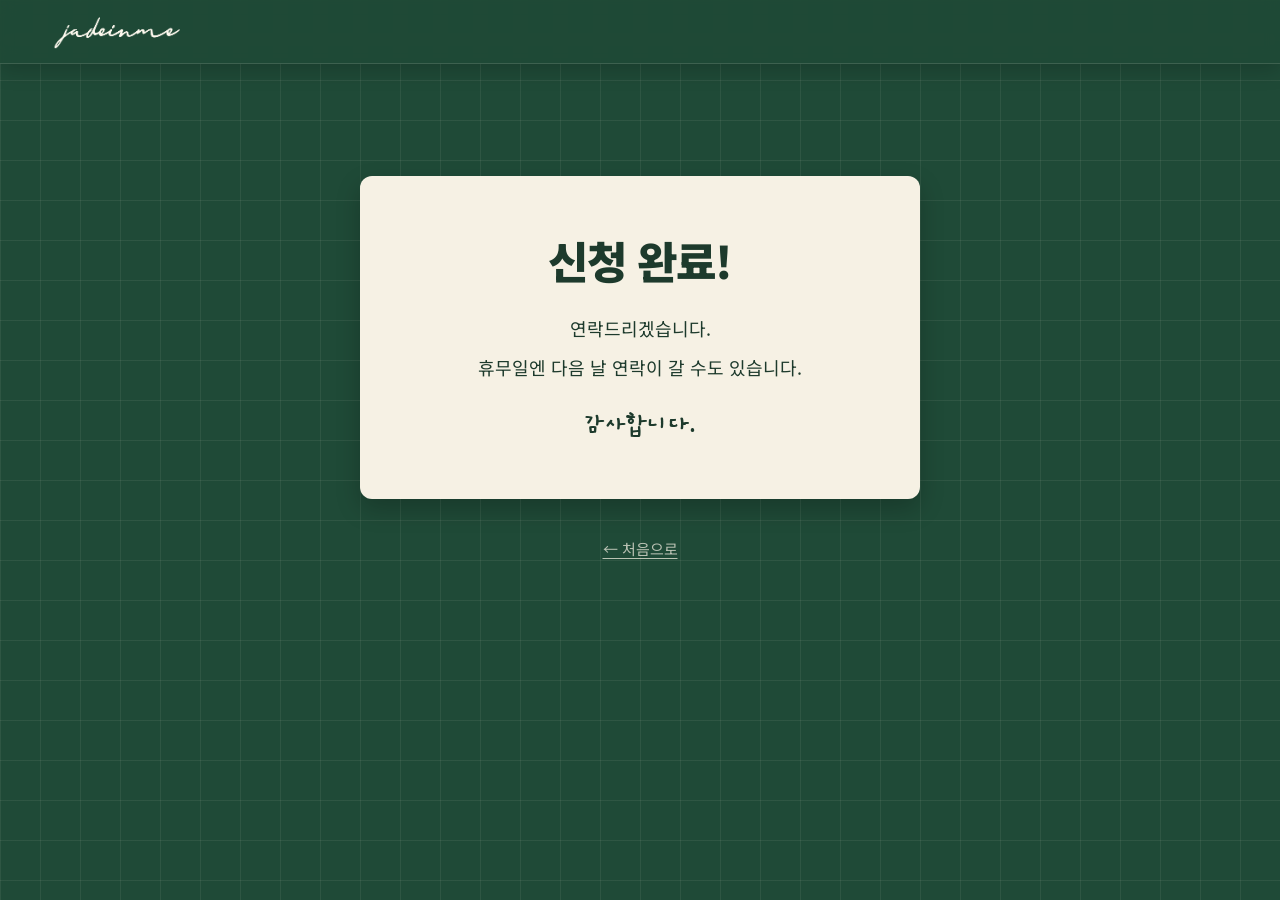
<file: landing-v2/thanks.html>
<!doctype html>
<html lang="ko">
<head>
<meta charset="utf-8">
<meta name="viewport" content="width=device-width,initial-scale=1">
<meta name="robots" content="noindex">
<title>신청 완료 | 제이드인미 필라테스</title>
<meta name="theme-color" content="#1f4a37">
<link rel="preconnect" href="https://fonts.googleapis.com">
<link rel="preconnect" href="https://fonts.gstatic.com" crossorigin>
<link href="https://fonts.googleapis.com/css2?family=Gaegu:wght@400;700&family=Noto+Sans+KR:wght@400;500;700;900&display=swap" rel="stylesheet">
<link rel="stylesheet" href="style-new.css?v=20261027z">
<style>
.th-main{padding-block:calc(var(--header-h) + 48px) 96px}
.th-card{max-width:560px;margin-inline:auto;padding:56px 32px 44px;border-radius:var(--radius);text-align:center;box-shadow:0 10px 24px rgba(0,0,0,.22)}
@media (max-width:700px){.th-card{padding:44px 20px 32px}}
.th-card h1{font-weight:900;font-size:clamp(30px,6.5vw,44px);line-height:1.3;letter-spacing:-.02em;margin:0 0 24px}
.th-card p{margin:0 0 8px;font-size:18px;line-height:1.7}
.th-thanks{font-family:var(--font-hand);font-size:26px !important;font-weight:700;margin-top:20px !important}
.th-back{display:inline-flex;align-items:center;min-height:44px;margin-top:28px;font-size:15px;color:var(--chalk-dim);text-decoration:underline;text-underline-offset:3px}
.th-wrap{text-align:center}
</style>
</head>
<body>
<header class="site-header scrolled">
  <div class="wrap header-inner">
    <a class="brand" href="index.html"><img src="assets/logo.png" alt="jadeinme 제이드인미 필라테스" width="150" height="150"></a>
  </div>
</header>
<main class="wrap th-main th-wrap">
  <div class="th-card paper">
    <h1 id="th-title" tabindex="-1">신청 완료!</h1>
    <p>연락드리겠습니다.</p>
    <p>휴무일엔 다음 날 연락이 갈 수도 있습니다.</p>
    <p class="th-thanks">감사합니다.</p>
  </div>
  <a class="th-back" id="th-back" href="index.html">← 처음으로</a>
</main>
<script>
(function () {
  var name = '';
  try { name = sessionStorage.getItem('jim_thanks_name') || ''; sessionStorage.removeItem('jim_thanks_name'); } catch (e) {}
  name = name.trim().slice(0, 30);
  if (name) document.getElementById('th-title').textContent = name + '님 신청 완료!';
  document.getElementById('th-back').addEventListener('click', function (e) {
    if (history.length > 1) { e.preventDefault(); history.back(); }
  });
  // 광고 픽셀·전환 추적 훅 자리 (픽셀 설치 시 여기에 Lead 이벤트를 넣을 수 있어요. 지금은 랜딩 폼에서 전송 직후 호출합니다)
})();
</script>
<script src="track.js?v=20261027a" defer></script>
</body>
</html>
</file>
<file: landing-v2/style-new.css>
/* 제이드인미 landing v2 — green grid notebook */
[hidden]{display:none !important}
:root{
  --bg:#1f4a37; --bg-deep:#183c2c; --paper:#f6f1e4; --ink:#1d3a2c;
  --chalk:#f6f1e4; --chalk-dim:rgba(246,241,228,.72); --marker:#f2dc6b;
  --grid-line:rgba(246,241,228,.07);
  --cell:40px; --radius:12px; --gap:24px; --container:1200px;
  --font-text:'Noto Sans KR',system-ui,-apple-system,'Apple SD Gothic Neo','Malgun Gothic',sans-serif;
  --font-hand:'Gaegu','Nanum Pen Script','Noto Sans KR',cursive;
  --section-y:120px;
  --header-h:64px;
  --wrap-pad:var(--gap); /* container side padding (24px desktop, 20px mobile) */
}
@media (max-width:700px){:root{--wrap-pad:20px;--cell:32px;--section-y:96px;--header-h:56px}}

*,*::before,*::after{box-sizing:border-box}
html{scroll-behavior:smooth;-webkit-text-size-adjust:100%}
body{
  margin:0;background-color:var(--bg);color:var(--chalk);
  font:400 18px/1.7 var(--font-text);word-break:keep-all;overflow-wrap:break-word;
  background-image:
    linear-gradient(to right,var(--grid-line) 1px,transparent 1px),
    linear-gradient(to bottom,var(--grid-line) 1px,transparent 1px);
  background-size:var(--cell) var(--cell);
  background-position:calc(50% + var(--cell)/2) 0;
  overflow-x:hidden;
}
@media (max-width:1248px){body{background-position:var(--wrap-pad) 0}}
@media (max-width:700px){body{font-size:17px}}
img,video{max-width:100%;display:block}
a{color:inherit}
h1,h2,h3,h4,p,ul,ol,figure{margin:0}
ul,ol{padding:0;list-style:none}
button{font:inherit;color:inherit}
:focus-visible{outline:3px solid var(--marker);outline-offset:3px;border-radius:4px}
.paper :focus-visible{outline-color:var(--ink)}
.skip{position:absolute;left:12px;top:-60px;background:var(--paper);color:var(--ink);padding:10px 16px;border-radius:8px;z-index:200}
.skip:focus{top:12px}

.wrap{width:100%;max-width:calc(var(--container) + 2*var(--gap));margin-inline:auto;padding-inline:var(--wrap-pad);position:relative}
.wrap--wide{max-width:calc(var(--container) + 2*var(--gap))}
.section{padding-block:var(--section-y);position:relative}
section[id]{scroll-margin-top:calc(var(--header-h) - 1px)}

/* ---------- doodles (mask) ---------- */
.doodle{display:block;background:currentColor;aspect-ratio:var(--ar,1);
  -webkit-mask:var(--src) center/contain no-repeat;mask:var(--src) center/contain no-repeat;pointer-events:none}
.doodle--backpain{--src:url("data:image/svg+xml,%3Csvg%20xmlns%3D%22http%3A%2F%2Fwww.w3.org%2F2000%2Fsvg%22%20viewBox%3D%220%200%20260%20330%22%20fill%3D%22none%22%20stroke%3D%22currentColor%22%20stroke-width%3D%222.4%22%20stroke-linecap%3D%22round%22%20stroke-linejoin%3D%22round%22%3E%3Cpath%20vector-effect%3D%22non-scaling-stroke%22%20d%3D%22M188%2C55.6C188.2%2C57.3%20188.8%2C62.5%20189%2C65.6%20189.3%2C68.8%20190.5%2C72%20189.6%2C74.4%20188.8%2C76.8%20185.7%2C77.8%20184.1%2C80%20182.5%2C82.3%20182%2C85.7%20180.1%2C87.7%20178.2%2C89.7%20175.3%2C91.5%20172.6%2C92.1%20169.9%2C92.8%20166.6%2C92.7%20163.8%2C91.5%20161%2C90.4%20157.3%2C86.2%20156%2C85.2M154.9%2C85.9C155.5%2C84.4%20157.2%2C79.7%20158.5%2C76.9%20159.8%2C74.1%20161.1%2C71.4%20162.7%2C69%20164.4%2C66.5%20166.2%2C64%20168.5%2C62%20170.8%2C60.1%20173.5%2C58.3%20176.3%2C57.5%20179.1%2C56.7%20182.8%2C58.1%20185.4%2C57.5%20188%2C56.8%20191.1%2C55.8%20191.9%2C53.7%20192.6%2C51.6%20191.1%2C47.6%20189.8%2C44.9%20188.5%2C42.3%20186.6%2C39.7%20184.4%2C37.7%20182.2%2C35.8%20179.4%2C34.1%20176.6%2C33%20173.8%2C32%20170.6%2C31.5%20167.7%2C31.5%20164.7%2C31.6%20161.7%2C32.4%20159%2C33.4%20156.2%2C34.4%20153.4%2C35.7%20151.2%2C37.5%20148.9%2C39.3%20146.9%2C41.7%20145.3%2C44.1%20143.7%2C46.6%20142.5%2C49.4%20141.4%2C52.1%20140.3%2C54.8%20139.5%2C57.6%20138.6%2C60.4%20137.7%2C63.2%20136.6%2C66%20135.8%2C68.8%20135%2C71.7%20133.3%2C75%20133.8%2C77.5%20134.3%2C79.9%20136.6%2C82.2%20138.9%2C83.8%20141.1%2C85.3%20144.2%2C86.3%20147.2%2C86.7%20150.2%2C87.1%20155.3%2C86.3%20156.9%2C86.2M161.2%2C69.2C162.4%2C68%20166%2C64%20168.5%2C62.1%20171.1%2C60.2%20173.7%2C58.8%20176.5%2C57.9%20179.2%2C57%20182.7%2C57.4%20185.1%2C56.7%20187.6%2C55.9%20190.5%2C55.4%20191.3%2C53.5%20192.1%2C51.5%20191.2%2C47.4%20189.9%2C44.9%20188.7%2C42.4%20186.1%2C40.2%20183.8%2C38.4%20181.5%2C36.7%20178.9%2C35.3%20176.2%2C34.2%20173.5%2C33.2%20170.4%2C32.1%20167.6%2C32.2%20164.8%2C32.2%20161.9%2C33.4%20159.3%2C34.4%20156.7%2C35.4%20154.1%2C36.7%20151.9%2C38.4%20149.7%2C40.1%20147.6%2C42.3%20146.1%2C44.7%20144.5%2C47%20143.6%2C49.9%20142.4%2C52.5%20141.3%2C55.2%20140.1%2C57.8%20139.1%2C60.6%20138.1%2C63.3%20137.2%2C66.3%20136.5%2C69%20135.8%2C71.8%20134.6%2C74.8%20135.1%2C77.2%20135.5%2C79.6%20136.9%2C81.9%20139.1%2C83.5%20141.2%2C85.1%20146.5%2C86.1%20148%2C86.6M168.7%2C39.5C167.3%2C40.4%20162.9%2C42.7%20160.6%2C44.5%20158.2%2C46.4%20156.3%2C48.3%20154.5%2C50.7%20152.8%2C53.1%20150.9%2C57.6%20150.2%2C59M175.9%2C62.5C176.3%2C62.9%20177.6%2C64.1%20178.5%2C65%20179.3%2C65.8%20181.1%2C67.1%20181%2C67.7%20180.8%2C68.3%20178.7%2C68.3%20177.6%2C68.5%20176.5%2C68.7%20174.9%2C68.9%20174.4%2C68.9M175.9%2C58.5C176.7%2C58.5%20179.1%2C58.6%20180.7%2C58.6%20182.2%2C58.5%20184.6%2C58.4%20185.4%2C58.4M175.4%2C85.6C175.7%2C85.4%20176.5%2C85%20177%2C84.8%20177.5%2C84.5%20178.1%2C83.9%20178.5%2C84%20178.8%2C84.1%20178.9%2C85%20179.2%2C85.5%20179.5%2C86%20179.6%2C86.9%20180%2C87%20180.4%2C87.1%20181%2C86.5%20181.5%2C86.2%20182.1%2C85.9%20182.9%2C85.5%20183.2%2C85.4M157.3%2C83.6C156.7%2C84.9%20154.7%2C89.1%20153.6%2C91.8%20152.5%2C94.5%20151.4%2C98.4%20151%2C99.7M172.1%2C91C172%2C91.8%20171.5%2C94.4%20171.3%2C96%20171.1%2C97.6%20170.9%2C99.9%20170.8%2C100.7M144.8%2C99.1C146.3%2C100.1%20151%2C104.1%20154.2%2C104.9%20157.3%2C105.8%20160.4%2C105.3%20163.6%2C104.1%20166.8%2C103%20171.6%2C99%20173.2%2C98M146.2%2C98C145%2C98.7%20140.8%2C100.6%20138.5%2C102.1%20136.2%2C103.7%20134.1%2C105.4%20132.4%2C107.4%20130.8%2C109.5%20129.9%2C111.8%20128.5%2C114.4%20127.1%2C116.9%20124.7%2C121.2%20124%2C122.6M118.4%2C150.7C118.5%2C152%20119%2C156%20119.3%2C158.5%20119.7%2C161%20120.3%2C164.5%20120.5%2C165.7M170.9%2C99.2C172.4%2C99.8%20177.3%2C101.3%20179.8%2C103%20182.3%2C104.7%20184.5%2C106.8%20185.9%2C109.3%20187.4%2C111.8%20188%2C115%20188.5%2C117.9%20189.1%2C120.8%20189.1%2C123.8%20189.2%2C126.7%20189.2%2C129.7%20189%2C132.6%20188.8%2C135.5%20188.6%2C138.5%20188.3%2C141.4%20188%2C144.3%20187.7%2C147.2%20187.4%2C150.1%20186.9%2C153%20186.4%2C155.9%20185.8%2C158.7%20185.2%2C161.6%20184.6%2C164.5%20183.8%2C167.3%20183.2%2C170.1%20182.7%2C173%20182.2%2C175.9%20181.8%2C178.8%20181.3%2C181.7%20181.1%2C184.4%20180.6%2C187.6%20180%2C190.7%20178.9%2C196%20178.5%2C197.7M171.5%2C98.3C172.9%2C99.1%20177.7%2C101%20179.8%2C103%20182%2C104.9%20183.4%2C107.5%20184.5%2C110%20185.6%2C112.6%20186%2C115.5%20186.6%2C118.3%20187.2%2C121.1%20187.8%2C124%20188.1%2C126.8%20188.3%2C129.7%20188.1%2C132.6%20187.9%2C135.5%20187.7%2C138.4%20187%2C141.2%20186.7%2C144.1%20186.4%2C147%20186.2%2C149.9%20186%2C152.9%20185.8%2C155.8%20185.8%2C158.7%20185.4%2C161.6%20185%2C164.5%20184.3%2C167.4%20183.6%2C170.2%20182.9%2C173.1%20182.1%2C175.6%20181.5%2C178.8%20180.8%2C181.9%20180%2C187.3%20179.7%2C189M124.1%2C195.6C125.8%2C195.8%20130.8%2C196.5%20133.9%2C197.1%20137%2C197.6%20139.7%2C198.3%20142.7%2C198.8%20145.6%2C199.3%20148.5%2C200%20151.5%2C200.1%20154.5%2C200.3%20157.5%2C200.2%20160.5%2C199.8%20163.4%2C199.4%20166.2%2C198.6%20169.3%2C198%20172.3%2C197.4%20177.2%2C196.4%20178.7%2C196.1M140.5%2C103.1C139.3%2C104.1%20135.4%2C107.1%20133.1%2C109.1%20130.9%2C111.2%20128.7%2C113%20127%2C115.2%20125.3%2C117.5%20123.9%2C120.2%20122.9%2C122.9%20121.9%2C125.5%20120.5%2C128.6%20121%2C131%20121.5%2C133.5%20123.7%2C135.7%20125.8%2C137.4%20127.8%2C139.1%20130.7%2C140.8%20133.3%2C141.2%20135.8%2C141.7%20139%2C141.5%20141%2C140.2%20143%2C138.8%20143.7%2C135.6%20145.2%2C133.1%20146.7%2C130.5%20149.4%2C126.3%20150.2%2C124.9M122.9%2C132.8C121.7%2C134%20117.8%2C137.8%20115.5%2C140.2%20113.1%2C142.6%20111%2C144.9%20108.9%2C147.4%20106.9%2C149.8%20104.5%2C152.3%20103.2%2C155.1%20101.9%2C158%20100.3%2C161.8%20101.1%2C164.4%20102%2C167.1%20105.7%2C169.4%20108.6%2C171%20111.5%2C172.6%20117.1%2C173.6%20118.8%2C174.1M137.3%2C140.4C136.2%2C141.6%20132.6%2C145.5%20130.6%2C147.8%20128.5%2C150.2%20126.9%2C152.3%20125%2C154.5%20123.1%2C156.6%20118.9%2C158.8%20119.3%2C160.6%20119.8%2C162.4%20126.2%2C164.6%20127.6%2C165.4M125.4%2C164C126.8%2C164.8%20132.3%2C166.7%20134.1%2C169%20136%2C171.3%20136.4%2C174.8%20136.5%2C177.7%20136.7%2C180.6%20136.3%2C184.2%20134.9%2C186.5%20133.6%2C188.8%20130.6%2C191.5%20128.5%2C191.5%20126.3%2C191.5%20123.7%2C188.7%20122.1%2C186.4%20120.6%2C184%20119.5%2C178.8%20119%2C177.2M126.9%2C179.8C127%2C180.6%20127.3%2C182.9%20127.4%2C184.5%20127.6%2C186.1%20127.8%2C188.5%20127.9%2C189.3M130.9%2C178.9C131%2C179.6%20131.3%2C181.6%20131.4%2C183%20131.6%2C184.4%20131.8%2C186.5%20131.9%2C187.2M119.9%2C184.6C120.4%2C185.7%20121.7%2C188.8%20122.5%2C190.8%20123.4%2C192.9%20124.5%2C195.9%20124.9%2C196.9M185.4%2C109.4C186%2C110.8%20187.7%2C115.4%20188.9%2C118.3%20190.1%2C121.1%20191.5%2C123.6%20192.4%2C126.3%20193.4%2C129.1%20194.1%2C132%20194.6%2C134.9%20195.1%2C137.8%20195.1%2C140.8%20195.2%2C143.7%20195.3%2C146.6%20195.3%2C149.6%20195.3%2C152.5%20195.3%2C155.4%20195.3%2C158.2%20195.2%2C161.3%20195.1%2C164.4%20194.7%2C169.4%20194.6%2C171M181.6%2C132.5C181.8%2C134.2%20182.2%2C139.8%20182.6%2C143%20183%2C146.3%20183.4%2C149%20183.8%2C152%20184.3%2C155%20184.8%2C157.7%20185.2%2C160.9%20185.5%2C164.1%20185.8%2C169.5%20186%2C171.2M184.4%2C169.4C184.5%2C171.2%20183.3%2C178.5%20185%2C180.1%20186.6%2C181.7%20192.8%2C181%20194.3%2C179.1%20195.8%2C177.1%20193.9%2C170.3%20193.8%2C168.5M125.1%2C195.9C125.2%2C197.6%20125.6%2C202.9%20125.9%2C206.1%20126.2%2C209.3%20126.2%2C212.2%20126.8%2C215.1%20127.3%2C218.1%20128.3%2C221.1%20129%2C224%20129.8%2C227%20130.4%2C229.9%20131.3%2C232.8%20132.2%2C235.7%20133.5%2C238.5%20134.6%2C241.3%20135.8%2C244.1%20137.5%2C246.8%20138.3%2C249.7%20139.1%2C252.7%20139.3%2C255.8%20139.3%2C258.9%20139.4%2C261.9%20138.9%2C264.9%20138.5%2C268%20138.1%2C271%20137.7%2C274%20137.1%2C276.9%20136.5%2C279.9%20135.2%2C282.8%20134.7%2C285.8%20134.3%2C288.8%20134.1%2C291.7%20134.4%2C295%20134.7%2C298.2%20136.1%2C303.6%20136.4%2C305.3M127.4%2C204.5C127.5%2C206.3%20127.6%2C211.7%20127.8%2C215%20128%2C218.2%20128.1%2C221.1%20128.7%2C224.1%20129.3%2C227%20130.4%2C229.9%20131.3%2C232.8%20132.2%2C235.7%20133.2%2C238.6%20134.2%2C241.5%20135.1%2C244.3%20136.2%2C247.1%20137.2%2C250%20138.1%2C252.9%20139.5%2C255.8%20139.9%2C258.8%20140.3%2C261.8%20140%2C265%20139.7%2C268.1%20139.3%2C271.1%20138.3%2C274.1%20137.8%2C277.1%20137.3%2C280.1%20136.9%2C283%20136.5%2C286%20136.2%2C289%20135.7%2C291.7%20135.6%2C295%20135.4%2C298.2%20135.6%2C303.7%20135.6%2C305.5M155.4%2C198.4C155.7%2C200.1%20156.7%2C205.4%20157.4%2C208.5%20158%2C211.6%20158.7%2C214.2%20159.3%2C217.1%20159.9%2C220%20160.7%2C222.8%20161.2%2C225.7%20161.7%2C228.6%20162%2C231.5%20162.3%2C234.5%20162.6%2C237.4%20162.8%2C240.3%20163.1%2C243.2%20163.4%2C246.1%20163.8%2C249%20164%2C251.9%20164.3%2C254.9%20164.6%2C257.9%20164.4%2C260.8%20164.1%2C263.8%20163.5%2C266.7%20162.8%2C269.6%20162%2C272.4%20160.9%2C275.2%20160%2C278%20159.1%2C280.8%20158.2%2C283.6%20157.5%2C286.5%20156.9%2C289.3%20156.4%2C292.1%20156.1%2C295.2%20155.8%2C298.3%20155.6%2C303.4%20155.5%2C305M178.3%2C194.9C178.6%2C196.6%20179.6%2C201.7%20180.1%2C204.9%20180.6%2C208%20180.8%2C210.9%20181.2%2C213.9%20181.6%2C216.9%20182.4%2C219.9%20182.7%2C222.9%20183.1%2C225.9%20183.1%2C228.9%20183.2%2C232%20183.4%2C235%20183.3%2C238%20183.5%2C241.1%20183.8%2C244.1%20184.5%2C247%20184.7%2C250.1%20184.9%2C253.1%20185%2C256.1%20184.9%2C259.1%20184.8%2C262.2%20184.4%2C265.2%20184.2%2C268.2%20184%2C271.2%20184.1%2C274.3%20183.8%2C277.3%20183.4%2C280.3%20182.8%2C283.3%20182.1%2C286.3%20181.5%2C289.2%20180.6%2C292%20179.9%2C295.1%20179.1%2C298.3%20178%2C303.5%20177.6%2C305.1M135.6%2C297.8C137.4%2C297.9%20142.5%2C297.9%20146%2C297.9%20149.5%2C297.9%20154.6%2C297.9%20156.3%2C297.9M161.6%2C298C163.1%2C297.9%20167.6%2C297.7%20170.5%2C297.7%20173.4%2C297.7%20177.7%2C297.8%20179.2%2C297.8M136.6%2C303.4C136%2C304.8%20133.1%2C309.6%20132.9%2C311.8%20132.8%2C314%20133.7%2C315.5%20135.6%2C316.4%20137.4%2C317.3%20141.1%2C317.1%20143.9%2C317.4%20146.8%2C317.7%20149.7%2C318.1%20152.6%2C318.2%20155.6%2C318.2%20158.7%2C318.6%20161.5%2C318%20164.2%2C317.4%20168.9%2C316.1%20169.3%2C314.4%20169.7%2C312.7%20166.3%2C309.7%20163.8%2C307.8%20161.4%2C306%20156.3%2C304.1%20154.8%2C303.4M178.3%2C303.4C177.4%2C304.9%20173.2%2C309.6%20173%2C312%20172.9%2C314.3%20175.2%2C316.3%20177.5%2C317.4%20179.8%2C318.4%20183.8%2C318.3%20187%2C318.4%20190.1%2C318.6%20193.9%2C319%20196.6%2C318.1%20199.2%2C317.2%20203%2C314.7%20202.9%2C312.9%20202.8%2C311.1%20198.6%2C308.9%20195.8%2C307.4%20193%2C305.8%20187.7%2C304.4%20186.1%2C303.8M147.8%2C306.2C148%2C306.5%20148.7%2C307.3%20149.2%2C307.8%20149.6%2C308.4%20150.3%2C309.2%20150.6%2C309.4M189.1%2C305.9C189.3%2C306.2%20190.1%2C306.9%20190.6%2C307.4%20191.1%2C307.9%20191.8%2C308.7%20192.1%2C308.9M96.4%2C169.8C95.6%2C170.2%2093.1%2C171.4%2091.5%2C172.1%2090%2C172.8%2087.1%2C173.3%2087.1%2C174%2087%2C174.7%2089.7%2C175.6%2091%2C176.4%2092.4%2C177.3%2095.3%2C178.1%2095.1%2C179%2095%2C179.9%2091.9%2C180.8%2090.1%2C181.8%2088.4%2C182.7%2085.7%2C184.1%2084.8%2C184.6M99.7%2C189.2C99%2C189.9%2096.6%2C192%2095%2C193.5%2093.5%2C195%2091.3%2C197.4%2090.6%2C198.2M107%2C196.7C106.6%2C197.6%20105.5%2C200.2%20104.8%2C201.9%20104.1%2C203.7%20103.1%2C206.4%20102.8%2C207.3M94.4%2C155.1C93.5%2C154.7%2091%2C153.5%2089.4%2C152.7%2087.8%2C151.8%2085.4%2C150.5%2084.6%2C150.1M213.7%2C21.7C213.5%2C23.6%20212.9%2C29.3%20212.4%2C33.1%20211.9%2C36.9%20210.9%2C42.7%20210.6%2C44.6M226%2C19.6C225.8%2C20.9%20225.3%2C24.9%20224.9%2C27.5%20224.4%2C30%20224%2C32.4%20223.5%2C34.8%20222.9%2C37.3%20221.7%2C41.1%20221.4%2C42.3M204.4%2C57.3C203.5%2C58.7%20199.2%2C63%20198.7%2C65.4%20198.2%2C67.9%20200.3%2C72.1%20201.5%2C72.2%20202.8%2C72.4%20205.9%2C68.8%20206.1%2C66.3%20206.3%2C63.8%20203.3%2C58.7%20202.8%2C57.2M110.6%2C318.9C112.4%2C318.9%20118%2C319%20121.3%2C319.1%20124.7%2C319.3%20127.6%2C319.6%20130.7%2C319.6%20133.8%2C319.6%20136.9%2C319.2%20140%2C319.1%20143.1%2C319%20146.2%2C318.9%20149.3%2C318.9%20152.4%2C318.8%20155.6%2C318.9%20158.7%2C318.8%20161.8%2C318.8%20164.9%2C318.4%20168%2C318.4%20171.1%2C318.5%20174.2%2C318.8%20177.3%2C319%20180.4%2C319.1%20183.6%2C319.3%20186.7%2C319.3%20189.8%2C319.4%20192.9%2C319.2%20196%2C319.2%20199.1%2C319.2%20202.2%2C319.5%20205.3%2C319.4%20208.4%2C319.4%20211.4%2C319.1%20214.7%2C319%20217.9%2C318.8%20223.2%2C318.5%20224.9%2C318.5%22%2F%3E%3Cpath%20fill%3D%22currentColor%22%20stroke%3D%22none%22%20d%3D%22M211%2C53C210.9%2C53.2%20210.7%2C54.2%20210.4%2C54.5%20210.2%2C54.8%20209.9%2C54.7%20209.5%2C54.8%20209.1%2C54.9%20208.4%2C55.3%20208%2C55.2%20207.6%2C55.1%20207.4%2C54.7%20207.2%2C54.4%20207%2C54.1%20206.8%2C53.6%20206.8%2C53.2%20206.9%2C52.8%20207.3%2C52.2%20207.5%2C51.8%20207.8%2C51.4%20207.8%2C51.1%20208.1%2C50.9%20208.4%2C50.7%20209%2C50.4%20209.5%2C50.6%20209.9%2C50.7%20210.5%2C51.5%20210.8%2C51.9%20211%2C52.2%20211%2C52.7%20211.1%2C52.8ZM222.2%2C51.1C222.1%2C51.3%20222%2C52.1%20221.8%2C52.4%20221.6%2C52.7%20221.3%2C52.8%20220.9%2C53%20220.5%2C53.2%20220%2C53.5%20219.5%2C53.4%20219%2C53.3%20218.2%2C53%20217.9%2C52.6%20217.6%2C52.2%20217.8%2C51.2%20217.9%2C50.7%20217.9%2C50.3%20217.9%2C50.1%20218.2%2C49.8%20218.5%2C49.5%20219.2%2C48.9%20219.6%2C48.8%20220%2C48.7%20220.3%2C49%20220.7%2C49.2%20221.1%2C49.4%20221.7%2C49.7%20222%2C50%20222.3%2C50.3%20222.2%2C50.9%20222.3%2C51.1Z%22%2F%3E%3C%2Fsvg%3E");--ar:260/330}
.doodle--stretch{--src:url("data:image/svg+xml,%3Csvg%20xmlns%3D%22http%3A%2F%2Fwww.w3.org%2F2000%2Fsvg%22%20viewBox%3D%220%200%20360%20220%22%20fill%3D%22none%22%20stroke%3D%22currentColor%22%20stroke-width%3D%222.4%22%20stroke-linecap%3D%22round%22%20stroke-linejoin%3D%22round%22%3E%3Cpath%20vector-effect%3D%22non-scaling-stroke%22%20d%3D%22M158.5%2C105.6C157.9%2C104.9%20156.1%2C102.8%20155.2%2C101.1%20154.2%2C99.4%20153.4%2C97.3%20152.8%2C95.5%20152.1%2C93.6%20151.5%2C91.8%20151.2%2C89.9%20150.8%2C88%20150.7%2C86%20150.6%2C84%20150.6%2C82%20150.8%2C80.1%20151.1%2C78.1%20151.3%2C76.2%20151.4%2C74.2%20151.9%2C72.4%20152.4%2C70.6%20153.1%2C68.8%20154.1%2C67.2%20155%2C65.6%20156.3%2C64%20157.6%2C62.6%20158.9%2C61.3%20160.2%2C60.1%20161.7%2C59.2%20163.2%2C58.2%20164.9%2C57.5%20166.6%2C56.9%20168.2%2C56.4%20170.1%2C56.1%20171.9%2C55.9%20173.7%2C55.7%20175.6%2C55.6%20177.5%2C55.6%20179.4%2C55.6%20181.5%2C55.8%20183.3%2C56.1%20185.1%2C56.3%20186.8%2C56.8%20188.5%2C57.2%20190.2%2C57.6%20191.9%2C58%20193.5%2C58.4%20195%2C58.9%20196.5%2C59.2%20198%2C60.1%20199.5%2C60.9%20201.2%2C62.1%20202.5%2C63.4%20203.8%2C64.8%20204.9%2C66.5%20205.7%2C68.2%20206.5%2C69.8%20207%2C71.4%20207.4%2C73.3%20207.8%2C75.1%20207.9%2C77.3%20208%2C79.2%20208.2%2C81.1%20208.1%2C83%20208.2%2C84.9%20208.3%2C86.8%20208.5%2C88.8%20208.5%2C90.6%20208.4%2C92.5%20208.3%2C94.1%20207.9%2C96%20207.5%2C97.8%20206.6%2C100.2%20205.8%2C101.9%20205%2C103.6%20204.6%2C105.5%20203.1%2C106.2%20201.6%2C106.9%20198.2%2C106.9%20196.9%2C106.1%20195.6%2C105.3%20195.7%2C103.1%20195.4%2C101.2%20195%2C99.4%20194.9%2C97.3%20194.8%2C95.3%20194.8%2C93.2%20195.2%2C91.1%20195.3%2C89%20195.3%2C87%20195.3%2C85%20195.1%2C83%20194.9%2C81%20194.5%2C79%20194.1%2C77.1%20193.6%2C75.1%20193.1%2C73.3%20192.3%2C71.4%20191.6%2C69.6%20190.6%2C67.7%20189.5%2C66%20188.4%2C64.3%20186.3%2C62.1%20185.6%2C61.4M157%2C106.4C156.4%2C105.6%20154.3%2C103.6%20153.4%2C101.8%20152.6%2C99.9%20152.1%2C97.5%20151.7%2C95.4%20151.3%2C93.4%20151.2%2C91.4%20151.1%2C89.5%20150.9%2C87.5%20150.8%2C85.4%20150.9%2C83.5%20151%2C81.6%20151.3%2C79.9%20151.5%2C78.1%20151.7%2C76.3%20151.8%2C74.6%20152.3%2C72.8%20152.8%2C71.1%20153.5%2C69.4%20154.4%2C67.7%20155.3%2C66.1%20156.4%2C64.2%20157.7%2C62.9%20158.9%2C61.6%20160.3%2C60.5%20161.8%2C59.8%20163.3%2C59.1%20165.1%2C58.9%20166.8%2C58.5%20168.6%2C58.1%20170.4%2C57.5%20172.2%2C57.1%20174%2C56.7%20175.8%2C56.3%20177.7%2C56%20179.5%2C55.8%20181.5%2C55.7%20183.4%2C55.7%20185.3%2C55.6%20187.1%2C55.5%20188.9%2C55.8%20190.7%2C56%20192.5%2C56.5%20194.1%2C57.1%20195.8%2C57.7%20197.2%2C58.3%20198.7%2C59.2%20200.2%2C60.2%20202%2C61.4%20203.3%2C62.8%20204.5%2C64.2%20205.5%2C66.2%20206.2%2C67.8%20207%2C69.5%20207.5%2C71%20207.8%2C72.8%20208.2%2C74.6%20208.3%2C76.7%20208.4%2C78.6%20208.5%2C80.6%20208.4%2C82.5%20208.3%2C84.5%20208.3%2C86.5%20208.4%2C88.8%20208.1%2C90.7%20207.9%2C92.7%20207.5%2C94.3%20206.9%2C96.2%20206.4%2C98%20205.7%2C100.3%20205%2C101.9%20204.3%2C103.5%20203.8%2C105.2%20202.5%2C105.9%20201.2%2C106.5%20198.4%2C106.7%20197.1%2C105.9%20195.8%2C105.1%20195.3%2C102.8%20194.8%2C100.9%20194.4%2C99.1%20194.5%2C96.8%20194.6%2C94.7%20194.6%2C92.7%20194.9%2C90.7%20195%2C88.7%20195.1%2C86.6%20195.1%2C84.7%20195.1%2C82.7%20195.1%2C80.7%20195.2%2C78.6%20194.8%2C76.7%20194.3%2C74.9%20193.4%2C73.2%20192.5%2C71.4%20191.6%2C69.7%20190.4%2C67.9%20189.2%2C66.2%20188%2C64.6%20186%2C62.2%20185.4%2C61.4M184.2%2C60.2C183.6%2C60.8%20182%2C62.4%20180.7%2C63.8%20179.4%2C65.2%20177.9%2C67.3%20176.5%2C68.6%20175%2C69.9%20173.5%2C70.6%20172.1%2C71.6%20170.7%2C72.5%20169.5%2C73.1%20168.3%2C74.3%20167.2%2C75.5%20166%2C76.9%20165.2%2C78.5%20164.4%2C80%20163.7%2C81.7%20163.4%2C83.5%20163.1%2C85.3%20163.3%2C87.4%20163.3%2C89.3%20163.4%2C91.1%20163.7%2C93%20163.9%2C94.8%20164.1%2C96.6%20164.8%2C98.4%20164.6%2C100%20164.4%2C101.6%20163.5%2C103.4%20162.5%2C104.4%20161.5%2C105.4%20159.3%2C105.8%20158.7%2C106.1M183.7%2C60.1C183.1%2C60.7%20181.3%2C62.4%20179.9%2C63.6%20178.4%2C64.9%20176.6%2C66.3%20174.9%2C67.6%20173.3%2C69%20171.4%2C70.3%20170%2C71.6%20168.5%2C73%20167.2%2C74.3%20166.3%2C75.8%20165.4%2C77.3%20164.6%2C79%20164.3%2C80.7%20164%2C82.5%20164.4%2C84.4%20164.5%2C86.2%20164.6%2C88.1%20164.8%2C89.9%20164.9%2C92.1%20165.1%2C94.2%20165.7%2C96.9%20165.4%2C99.1%20165.1%2C101.3%20164.3%2C103.8%20163.2%2C105.1%20162.1%2C106.4%20159.6%2C106.7%20158.8%2C107M174%2C60.9C173.3%2C61.2%20171.3%2C62%20169.9%2C62.8%20168.4%2C63.7%20166.5%2C64.7%20165.1%2C66.1%20163.7%2C67.5%20162.6%2C69.7%20161.6%2C71.4%20160.5%2C73%20159.4%2C75.2%20159%2C76M165%2C99C165.4%2C99.7%20166.3%2C101.5%20167.3%2C102.9%20168.2%2C104.3%20169.2%2C106%20170.8%2C107.3%20172.4%2C108.6%20174.6%2C110%20176.7%2C110.5%20178.8%2C111%20181.1%2C110.8%20183.3%2C110.3%20185.4%2C109.7%20187.8%2C108.7%20189.3%2C107.5%20190.9%2C106.2%20191.7%2C104.3%20192.7%2C102.9%20193.6%2C101.5%20194.5%2C99.6%20194.9%2C98.9M169.1%2C87.1C169.3%2C86.8%20169.9%2C85.9%20170.4%2C85.4%20170.8%2C84.9%20171.5%2C84.1%20172%2C84.1%20172.5%2C84.1%20173.1%2C84.9%20173.6%2C85.4%20174.1%2C85.9%20174.7%2C86.8%20174.9%2C87.1M185.2%2C87.2C185.4%2C86.9%20186%2C86%20186.5%2C85.5%20186.9%2C84.9%20187.5%2C84.1%20188%2C84.1%20188.5%2C84.1%20189.2%2C84.9%20189.7%2C85.3%20190.2%2C85.8%20190.8%2C86.7%20191%2C87M174.8%2C97.3C175.2%2C97.5%20176.2%2C98.5%20177%2C99%20177.9%2C99.5%20179%2C100.3%20180%2C100.2%20181%2C100.2%20182.1%2C99.4%20182.9%2C98.8%20183.7%2C98.3%20184.7%2C97.4%20185.1%2C97.1M174.9%2C109C174.9%2C109.5%20174.8%2C111%20174.7%2C112%20174.7%2C113%20174.6%2C114.5%20174.5%2C115M185.1%2C109C185.2%2C109.5%20185.3%2C111%20185.4%2C112%20185.5%2C113%20185.6%2C114.5%20185.7%2C115M173.2%2C114.8C173.9%2C115.4%20176%2C118%20177.5%2C118.7%20179.1%2C119.4%20181%2C119.5%20182.6%2C119%20184.2%2C118.4%20186.4%2C115.8%20187.2%2C115.2M186%2C115.5C186.8%2C115.4%20188.8%2C115.5%20190.5%2C115.4%20192.2%2C115.2%20194.1%2C115.1%20196.1%2C114.6%20198.1%2C114%20200.7%2C113.3%20202.5%2C112.3%20204.4%2C111.3%20205.9%2C110%20207.1%2C108.7%20208.3%2C107.3%20208.8%2C105.8%20209.7%2C104.3%20210.7%2C102.8%20211.6%2C101.3%20212.6%2C99.7%20213.7%2C98.1%20215%2C96.4%20216%2C94.7%20217%2C93.1%20217.9%2C91.4%20218.6%2C89.7%20219.2%2C88.1%20219.6%2C86.4%20220.2%2C84.7%20220.7%2C83%20221.2%2C81.3%20221.7%2C79.7%20222.2%2C78%20222.7%2C76.4%20223.2%2C74.7%20223.6%2C73.1%20224%2C71.6%20224.4%2C69.8%20224.9%2C68%20225.4%2C65.6%20226%2C63.8%20226.6%2C61.9%20227.2%2C60.4%20227.9%2C58.8%20228.6%2C57.1%20229.9%2C54.7%20230.3%2C53.9M174.2%2C115.2C173.4%2C115.1%20171.4%2C114.9%20169.8%2C114.7%20168.1%2C114.5%20166.2%2C114.5%20164.3%2C114%20162.4%2C113.4%20160.1%2C112.5%20158.3%2C111.5%20156.5%2C110.4%20154.9%2C109.3%20153.6%2C107.7%20152.2%2C106.1%20151.4%2C103.7%20150.5%2C101.9%20149.5%2C100.1%20148.8%2C98.6%20148%2C96.9%20147.2%2C95.1%20146.4%2C93.3%20145.8%2C91.5%20145.2%2C89.8%20144.9%2C88.1%20144.4%2C86.4%20143.8%2C84.7%20143.1%2C82.9%20142.6%2C81.3%20142.1%2C79.6%20141.7%2C78.1%20141.3%2C76.5%20140.8%2C74.8%20140.5%2C73.2%20139.9%2C71.5%20139.4%2C69.7%20138.7%2C68%20138.2%2C66.1%20137.7%2C64.2%20137.4%2C62.1%20136.9%2C60.2%20136.5%2C58.3%20135.6%2C55.6%20135.4%2C54.7M215.5%2C172C215.4%2C171.3%20215%2C169.5%20214.7%2C167.8%20214.3%2C166.2%20213.7%2C163.9%20213.3%2C161.9%20213%2C160%20212.7%2C157.9%20212.4%2C156.1%20212.2%2C154.2%20212%2C152.6%20211.8%2C150.9%20211.6%2C149.2%20211.3%2C147.5%20211.2%2C145.9%20211.1%2C144.2%20211%2C142.8%20211%2C141%20211%2C139.3%20211%2C137.3%20211.1%2C135.5%20211.1%2C133.7%20210.9%2C132.1%20211.2%2C130.4%20211.4%2C128.7%20211.7%2C127.1%20212.4%2C125.5%20213.2%2C123.9%20214.7%2C122.4%20215.7%2C120.8%20216.8%2C119.2%20217.8%2C117.6%20218.7%2C116%20219.5%2C114.3%20220.2%2C112.7%20221%2C111%20221.7%2C109.4%20222.4%2C107.7%20223.1%2C106.1%20223.9%2C104.4%20224.7%2C102.9%20225.4%2C101.3%20226.1%2C99.7%20226.8%2C98.1%20227.3%2C96.5%20227.8%2C94.8%20228.2%2C93.1%20228.6%2C91.5%20228.9%2C89.8%20229.1%2C88.3%20229.4%2C86.6%20229.7%2C84.9%20230.1%2C83%20230.4%2C81.1%20230.7%2C79.1%20230.9%2C76.9%20231.2%2C74.9%20231.6%2C72.8%20231.8%2C70.8%20232.3%2C68.8%20232.8%2C66.9%20233.5%2C65%20234.2%2C63.1%20235%2C61.3%20236.4%2C58.6%20236.8%2C57.7M144.1%2C171.9C144.2%2C171.2%20144.5%2C169.4%20144.9%2C167.8%20145.2%2C166.1%20145.8%2C163.8%20146.3%2C161.9%20146.7%2C159.9%20147.2%2C157.9%20147.5%2C156.1%20147.7%2C154.2%20147.8%2C152.6%20147.9%2C150.9%20148.1%2C149.2%20148.1%2C147.5%20148.3%2C145.8%20148.4%2C144.2%20148.6%2C142.7%20148.8%2C141%20149%2C139.3%20149.4%2C137.3%20149.5%2C135.6%20149.6%2C133.8%20149.8%2C132.1%20149.6%2C130.4%20149.4%2C128.6%20149%2C126.9%20148.2%2C125.2%20147.5%2C123.5%20146.1%2C121.9%20145.1%2C120.3%20144.1%2C118.6%20143.2%2C117%20142.2%2C115.4%20141.3%2C113.8%20140.4%2C112.3%20139.5%2C110.6%20138.7%2C109%20138%2C107.3%20137.4%2C105.6%20136.8%2C103.9%20136.3%2C102.1%20135.8%2C100.4%20135.3%2C98.7%20134.9%2C97%20134.5%2C95.3%20134.1%2C93.6%20133.7%2C91.9%20133.5%2C90.2%20133.3%2C88.5%20133.3%2C87%20133.2%2C85.2%20133.1%2C83.4%20133.1%2C81.5%20133%2C79.6%20132.9%2C77.6%20132.7%2C75.4%20132.4%2C73.3%20132.2%2C71.3%20132%2C69.3%20131.8%2C67.3%20131.5%2C65.3%20131.4%2C63.3%20131%2C61.3%20130.5%2C59.4%20129.4%2C56.6%20129.1%2C55.7M212.4%2C100.3C212.7%2C100.5%20213.8%2C101.1%20214.7%2C101.5%20215.6%2C101.9%20216.8%2C102.5%20217.9%2C102.8%20219%2C103.2%20220.3%2C103.4%20221.3%2C103.6%20222.3%2C103.8%20223.6%2C103.9%20224%2C104M148.9%2C99.9C148.5%2C100.1%20147.4%2C100.6%20146.4%2C101%20145.4%2C101.4%20144.2%2C101.8%20143.1%2C102.1%20142%2C102.5%20140.7%2C102.7%20139.7%2C102.9%20138.7%2C103.1%20137.4%2C103.4%20137%2C103.5M230.4%2C54.1C230.1%2C53.5%20229.4%2C51.7%20228.9%2C50.6%20228.3%2C49.4%20227.1%2C47.9%20227.1%2C47%20227%2C46.2%20227.8%2C45.3%20228.4%2C45.5%20229.1%2C45.7%20230.6%2C47.6%20231%2C48M135.4%2C52.5C135.7%2C52%20136.5%2C50.2%20137.2%2C49.1%20137.8%2C48%20139.1%2C46.6%20139.3%2C45.8%20139.5%2C45.1%20139%2C44.3%20138.3%2C44.4%20137.7%2C44.6%20136%2C46.2%20135.5%2C46.6M230.7%2C48C230.8%2C47.2%20230.8%2C44.8%20231.2%2C43.5%20231.6%2C42.2%20232.2%2C41%20233%2C40.3%20233.8%2C39.6%20234.9%2C39.3%20235.8%2C39.4%20236.7%2C39.5%20237.7%2C39.9%20238.3%2C40.8%20238.9%2C41.7%20239.3%2C43.2%20239.4%2C44.8%20239.5%2C46.4%20239.3%2C48.6%20239%2C50.5%20238.7%2C52.3%20238%2C55%20237.8%2C56M135.7%2C46.6C135.7%2C45.8%20136.1%2C43.3%20135.9%2C42%20135.6%2C40.7%20135%2C39.3%20134.3%2C38.6%20133.6%2C37.8%20132.4%2C37.4%20131.5%2C37.5%20130.6%2C37.5%20129.4%2C37.8%20128.7%2C38.7%20128%2C39.5%20127.5%2C41%20127.2%2C42.6%20127%2C44.2%20127.1%2C46.4%20127.2%2C48.3%20127.4%2C50.2%20128%2C52.9%20128.1%2C53.9M246%2C42C246.4%2C41.6%20247.8%2C40.3%20248.8%2C39.5%20249.7%2C38.7%20251.1%2C37.4%20251.5%2C37M121.3%2C39.1C120.9%2C38.6%20119.6%2C37.3%20118.8%2C36.4%20117.9%2C35.5%20116.6%2C34.1%20116.2%2C33.7M144.6%2C171.5C145.2%2C171.5%20146.8%2C171.7%20148.3%2C171.9%20149.8%2C172.2%20151.7%2C172.6%20153.6%2C172.9%20155.4%2C173.2%20157.5%2C173.3%20159.3%2C173.6%20161.2%2C173.8%20162.8%2C174%20164.5%2C174.3%20166.3%2C174.5%20167.9%2C174.9%20169.7%2C175%20171.4%2C175.2%20173.1%2C175.1%20174.8%2C175.2%20176.6%2C175.2%20178.3%2C175.2%20180%2C175.2%20181.7%2C175.2%20183.4%2C175.3%20185.2%2C175.2%20186.9%2C175.1%20188.6%2C174.8%20190.3%2C174.6%20192%2C174.3%20193.7%2C174.1%20195.4%2C173.9%20197.2%2C173.7%20198.8%2C173.7%20200.6%2C173.4%20202.5%2C173.1%20204.5%2C172.6%20206.4%2C172.4%20208.2%2C172.1%20210.2%2C171.9%20211.7%2C171.8%20213.2%2C171.7%20214.8%2C171.6%20215.5%2C171.6M215.6%2C171.3C216.2%2C171.4%20217.9%2C171.7%20219.6%2C172%20221.2%2C172.3%20223.4%2C172.7%20225.3%2C173%20227.2%2C173.3%20229.2%2C173.5%20231%2C173.8%20232.7%2C174.2%20234.3%2C174.7%20235.9%2C175%20237.6%2C175.4%20239.3%2C175.6%20241%2C175.8%20242.6%2C176.1%20244.1%2C176.2%20245.9%2C176.4%20247.7%2C176.7%20250%2C177.2%20251.9%2C177.5%20253.9%2C177.8%20255.8%2C177.8%20257.7%2C178.3%20259.5%2C178.8%20261.5%2C179.5%20263%2C180.4%20264.6%2C181.4%20265.9%2C182.3%20266.9%2C184.1%20267.9%2C185.8%20269.1%2C189%20269.2%2C191%20269.2%2C193%20267.9%2C194.4%20267%2C195.8%20266%2C197.3%20264.7%2C198.7%20263.3%2C199.8%20261.9%2C200.9%20260.3%2C201.8%20258.6%2C202.6%20256.9%2C203.4%20254.9%2C204%20253.1%2C204.5%20251.4%2C205.1%20249%2C205.5%20248.1%2C205.7M144.5%2C171.8C143.8%2C171.8%20142.1%2C171.8%20140.4%2C172%20138.8%2C172.1%20136.6%2C172.5%20134.7%2C172.7%20132.8%2C172.9%20130.8%2C172.9%20129%2C173.2%20127.2%2C173.4%20125.6%2C173.7%20123.9%2C174.1%20122.2%2C174.5%20120.6%2C175.1%20119%2C175.5%20117.3%2C175.9%20115.9%2C176.1%20114.1%2C176.5%20112.3%2C176.9%20110.1%2C177.5%20108.1%2C177.9%20106.2%2C178.3%20104.4%2C178.5%20102.5%2C179%20100.7%2C179.5%2098.7%2C179.9%2097.1%2C180.7%2095.6%2C181.6%2094.3%2C182.4%2093.2%2C184.1%2092.1%2C185.8%2090.8%2C189.1%2090.7%2C191%2090.7%2C193%2092%2C194.4%2093%2C195.8%2094.1%2C197.3%2095.4%2C198.5%2096.9%2C199.6%2098.3%2C200.6%2099.9%2C201.4%20101.6%2C202.2%20103.3%2C203%20105.3%2C203.6%20107%2C204.2%20108.7%2C204.8%20111.1%2C205.4%20111.9%2C205.7M256%2C183.2C255.4%2C183.3%20253.9%2C183.4%20252.5%2C183.7%20251%2C184%20249.3%2C184.5%20247.5%2C184.8%20245.6%2C185.1%20243.5%2C185.3%20241.4%2C185.6%20239.4%2C185.9%20236.9%2C186.3%20235.1%2C186.6%20233.3%2C186.8%20232.2%2C186.9%20230.6%2C187%20229.1%2C187%20227.4%2C186.9%20225.8%2C187%20224.2%2C187.1%20222.5%2C187.4%20220.8%2C187.6%20219.1%2C187.8%20217.4%2C188.2%20215.7%2C188.4%20213.9%2C188.6%20212.1%2C188.7%20210.3%2C189%20208.6%2C189.2%20206.7%2C189.6%20205%2C189.8%20203.3%2C190%20201.8%2C190.1%20200.2%2C190.2%20198.6%2C190.2%20196.9%2C190.1%20195.2%2C190.2%20193.5%2C190.3%20191.8%2C190.5%20190.1%2C190.7%20188.4%2C190.9%20186.7%2C191.1%20185%2C191.3%20183.3%2C191.4%20181.6%2C191.6%20179.9%2C191.8%20178.2%2C192.1%20176.5%2C192.5%20174.9%2C192.8%20173.3%2C193%20171.8%2C193.2%20170%2C193.3%20168.2%2C193.4%20166.1%2C193.3%20164.1%2C193.5%20162.1%2C193.6%20160%2C194%20157.9%2C194.2%20155.9%2C194.4%20153.8%2C194.4%20151.8%2C194.6%20149.9%2C194.9%20148%2C195.3%20146.2%2C195.5%20144.5%2C195.8%20142.9%2C196%20141.5%2C196.2%20140.2%2C196.3%20138.6%2C196.2%20138.1%2C196.2M138%2C195.4C136.9%2C195%20133.2%2C193.2%20131.1%2C192.7%20129%2C192.1%20127.5%2C192%20125.5%2C192.3%20123.5%2C192.6%20120.6%2C193.2%20119.4%2C194.4%20118.1%2C195.6%20117.2%2C198.1%20117.8%2C199.5%20118.3%2C200.8%20120.9%2C201.6%20122.6%2C202.3%20124.3%2C202.9%20127.1%2C203.1%20128%2C203.3M137.4%2C196C137.3%2C196.4%20137%2C197.5%20136.8%2C198.5%20136.6%2C199.5%20136.3%2C200.9%20136.1%2C201.9%20136%2C202.9%20135.8%2C204%20135.7%2C204.5M179%2C175C178.7%2C175.7%20177.9%2C177.8%20177.1%2C179.4%20176.4%2C181%20175.4%2C182.9%20174.5%2C184.6%20173.7%2C186.2%20172.5%2C188.3%20172.1%2C189M38%2C205.3C38.5%2C205.3%2039.8%2C205.3%2040.8%2C205.3%2041.8%2C205.2%2042.9%2C205.1%2044.1%2C205.1%2045.2%2C205.1%2046.5%2C205.1%2047.8%2C205.2%2049.1%2C205.2%2050.4%2C205.3%2051.8%2C205.3%2053.3%2C205.3%2054.8%2C205.3%2056.3%2C205.2%2057.8%2C205.2%2059.4%2C205.2%2061.1%2C205.2%2062.7%2C205.3%2064.4%2C205.4%2066.2%2C205.4%2067.9%2C205.4%2069.7%2C205.2%2071.5%2C205.2%2073.3%2C205.1%2075.2%2C205.1%2077.1%2C205%2079%2C205%2080.9%2C205%2082.9%2C205%2084.8%2C204.9%2086.8%2C204.8%2088.8%2C204.8%2090.8%2C204.8%2092.9%2C205%2094.9%2C205.1%2097%2C205.1%2099%2C205.1%20101.1%2C205.2%20103.2%2C205.2%20105.3%2C205.5%20107.4%2C205.6%20109.5%2C205.7%20111.6%2C205.7%20113.7%2C205.7%20115.8%2C205.8%20118.2%2C205.8%20120%2C205.8%20121.8%2C205.8%20122.8%2C205.9%20124.3%2C205.9%20125.8%2C205.9%20127.3%2C205.8%20128.8%2C205.7%20130.3%2C205.7%20131.9%2C205.6%20133.4%2C205.7%20135%2C205.7%20136.6%2C205.8%20138.2%2C205.8%20139.9%2C205.8%20141.5%2C205.7%20143.2%2C205.7%20144.8%2C205.7%20146.5%2C205.7%20148.2%2C205.7%20149.9%2C205.7%20151.6%2C205.9%20153.4%2C205.8%20155.1%2C205.8%20156.8%2C205.7%20158.6%2C205.6%20160.3%2C205.6%20162.1%2C205.6%20163.9%2C205.5%20165.7%2C205.5%20167.4%2C205.4%20169.2%2C205.4%20171%2C205.3%20172.8%2C205.1%20174.6%2C205%20176.4%2C205%20178.2%2C205.1%20180%2C205.1%20181.8%2C205.1%20183.6%2C205.1%20185.4%2C205.1%20187.2%2C205.1%20189%2C205.1%20190.8%2C205.2%20192.6%2C205.3%20194.3%2C205.5%20196.1%2C205.6%20197.9%2C205.6%20199.7%2C205.6%20201.4%2C205.6%20203.2%2C205.6%20204.9%2C205.7%20206.6%2C205.8%20208.4%2C205.8%20210.1%2C205.9%20211.8%2C205.9%20213.5%2C205.9%20215.2%2C205.7%20216.8%2C205.7%20218.5%2C205.7%20220.1%2C205.7%20221.8%2C205.7%20223.4%2C205.7%20225%2C205.8%20226.6%2C205.8%20228.1%2C205.8%20229.7%2C205.6%20231.2%2C205.6%20232.7%2C205.6%20234.2%2C205.7%20235.7%2C205.8%20237.2%2C205.8%20238.2%2C205.9%20240%2C205.9%20241.8%2C205.9%20244.2%2C205.7%20246.3%2C205.7%20248.4%2C205.6%20250.5%2C205.7%20252.6%2C205.6%20254.7%2C205.5%20256.8%2C205.3%20258.8%2C205.2%20260.9%2C205.1%20263%2C205%20265%2C204.9%20267%2C204.9%20269.1%2C204.8%20271%2C204.8%20273%2C204.7%20275%2C204.6%20277%2C204.6%20278.9%2C204.7%20280.8%2C204.9%20282.7%2C204.9%20284.6%2C204.9%20286.4%2C204.9%20288.2%2C204.9%20290.1%2C204.9%20291.8%2C205%20293.6%2C205.1%20295.3%2C205.1%20297%2C205.2%20298.6%2C205.1%20300.3%2C205.1%20301.9%2C205%20303.4%2C205%20305%2C204.9%20306.4%2C205%20307.9%2C205%20309.3%2C205%20310.7%2C205.1%20312%2C205.1%20313.3%2C205.1%20314.6%2C205%20315.7%2C205%20316.9%2C205%20318%2C205%20319.1%2C205%20320.1%2C205.1%20320.9%2C204.6%20322%2C205.2%20323.1%2C205.8%20325.7%2C207.4%20325.7%2C208.5%20325.7%2C209.6%20323.1%2C211.3%20322%2C211.9%20320.9%2C212.5%20320.1%2C212.1%20319.1%2C212.2%20318.1%2C212.3%20316.9%2C212.3%20315.7%2C212.4%20314.6%2C212.4%20313.3%2C212.5%20312%2C212.5%20310.7%2C212.6%20309.3%2C212.8%20307.9%2C212.8%20306.5%2C212.9%20305%2C213%20303.4%2C213%20301.9%2C213%20300.3%2C212.8%20298.6%2C212.8%20297%2C212.8%20295.3%2C212.8%20293.6%2C212.8%20291.8%2C212.8%20290.1%2C212.7%20288.3%2C212.7%20286.4%2C212.6%20284.6%2C212.4%20282.7%2C212.4%20280.8%2C212.4%20278.9%2C212.5%20277%2C212.5%20275%2C212.5%20273%2C212.4%20271%2C212.3%20269.1%2C212.3%20267%2C212.4%20265%2C212.4%20263%2C212.4%20260.9%2C212.4%20258.8%2C212.4%20256.8%2C212.3%20254.7%2C212.2%20252.6%2C212.2%20250.5%2C212.1%20248.4%2C212.2%20246.3%2C212.2%20244.2%2C212.1%20241.8%2C212%20240%2C212%20238.2%2C212%20237.2%2C212.1%20235.7%2C212.2%20234.2%2C212.3%20232.7%2C212.4%20231.2%2C212.4%20229.7%2C212.4%20228.1%2C212.4%20226.6%2C212.5%20225%2C212.5%20223.4%2C212.7%20221.8%2C212.8%20220.1%2C212.9%20218.5%2C213%20216.8%2C213%20215.2%2C213%20213.5%2C212.9%20211.8%2C212.9%20210.1%2C212.9%20208.4%2C213%20206.6%2C213%20204.9%2C213%20203.2%2C212.9%20201.4%2C212.9%20199.7%2C212.8%20197.9%2C212.7%20196.1%2C212.6%20194.3%2C212.6%20192.6%2C212.7%20190.8%2C212.7%20189%2C212.7%20187.2%2C212.6%20185.4%2C212.5%20183.6%2C212.5%20181.8%2C212.5%20180%2C212.5%20178.2%2C212.6%20176.4%2C212.7%20174.6%2C212.6%20172.8%2C212.6%20171%2C212.4%20169.2%2C212.4%20167.4%2C212.4%20165.7%2C212.4%20163.9%2C212.4%20162.1%2C212.4%20160.3%2C212.3%20158.6%2C212.2%20156.8%2C212.2%20155.1%2C212%20153.4%2C212%20151.6%2C212%20149.9%2C212.1%20148.2%2C212.2%20146.5%2C212.2%20144.8%2C212.2%20143.2%2C212.2%20141.5%2C212.2%20139.9%2C212.2%20138.2%2C212.3%20136.6%2C212.4%20135%2C212.6%20133.4%2C212.7%20131.9%2C212.8%20130.3%2C212.8%20128.8%2C212.8%20127.3%2C212.8%20125.8%2C212.8%20124.3%2C212.8%20122.8%2C212.8%20121.8%2C213%20120%2C213%20118.2%2C213%20115.8%2C212.9%20113.7%2C212.8%20111.6%2C212.8%20109.5%2C212.7%20107.4%2C212.7%20105.3%2C212.7%20103.2%2C212.7%20101.2%2C212.6%2099.1%2C212.6%2097%2C212.5%2095%2C212.5%2093%2C212.5%2090.9%2C212.7%2089%2C212.7%2087%2C212.7%2085%2C212.5%2083%2C212.5%2081.1%2C212.4%2079.2%2C212.5%2077.3%2C212.5%2075.4%2C212.4%2073.6%2C212.4%2071.8%2C212.3%2069.9%2C212.2%2068.2%2C212%2066.4%2C212%2064.7%2C211.9%2063%2C212%2061.4%2C212%2059.7%2C212%2058.1%2C211.9%2056.6%2C211.9%2055.1%2C211.9%2053.6%2C211.8%2052.1%2C211.9%2050.7%2C211.9%2049.3%2C212.1%2048%2C212.1%2046.7%2C212.2%2045.4%2C212.2%2044.3%2C212.2%2043.1%2C212.2%2042%2C212.2%2040.9%2C212.1%2039.9%2C212.1%2039.2%2C212.8%2038%2C212.1%2036.8%2C211.5%2033.8%2C209.5%2033.8%2C208.3%2033.8%2C207%2037.2%2C205.4%2037.8%2C204.8M83.9%2C65C84%2C65.9%2083.7%2C68.8%2084.4%2C70.2%2085.1%2C71.6%2086.6%2C72.8%2088.1%2C73.5%2089.5%2C74.1%2093.2%2C73.8%2093.2%2C74%2093.2%2C74.2%2089.5%2C73.9%2088.1%2C74.6%2086.7%2C75.3%2085.3%2C76.7%2084.6%2C78.1%2083.9%2C79.5%2084.2%2C83.1%2084%2C83.1%2083.8%2C83.1%2084.1%2C79.5%2083.4%2C78.1%2082.8%2C76.7%2081.3%2C75.3%2079.9%2C74.6%2078.5%2C73.9%2074.9%2C74.2%2074.9%2C74%2074.9%2C73.8%2078.5%2C74.1%2079.9%2C73.5%2081.4%2C72.9%2082.9%2C71.6%2083.6%2C70.2%2084.3%2C68.8%2084%2C65.9%2084.1%2C65M278%2C24C278.1%2C25%20277.9%2C28.2%20278.6%2C29.8%20279.4%2C31.3%20281%2C32.6%20282.5%2C33.3%20284.1%2C34%20288.1%2C33.8%20288.1%2C34%20288.1%2C34.2%20284.1%2C33.9%20282.5%2C34.7%20281%2C35.4%20279.4%2C37%20278.6%2C38.5%20277.9%2C40.1%20278.2%2C44.1%20278%2C44.1%20277.8%2C44.1%20278%2C40.1%20277.3%2C38.6%20276.5%2C37%20275%2C35.5%20273.4%2C34.8%20271.9%2C34%20267.9%2C34.2%20267.9%2C34%20267.9%2C33.8%20271.9%2C34.1%20273.5%2C33.4%20275.1%2C32.7%20276.8%2C31.4%20277.5%2C29.8%20278.3%2C28.2%20278%2C25%20278.2%2C24M294%2C86C294.2%2C86.8%20294%2C90.1%20294.9%2C91.1%20295.9%2C92.1%20299.9%2C91.7%20299.9%2C92%20299.9%2C92.3%20295.8%2C91.8%20294.8%2C92.8%20293.8%2C93.8%20294.3%2C97.8%20294%2C97.8%20293.7%2C97.8%20294.1%2C93.9%20293.1%2C92.9%20292.1%2C91.9%20288.1%2C92.3%20288.1%2C92%20288.1%2C91.7%20292.1%2C92.1%20293.1%2C91.1%20294.1%2C90.1%20293.8%2C86.8%20294%2C86%22%2F%3E%3Cpath%20fill%3D%22currentColor%22%20stroke%3D%22none%22%20d%3D%22M66.6%2C112a1.4%2C1.4%200%201%2C0%202.8%2C0a1.4%2C1.4%200%201%2C0%20-2.8%2C0ZM294.6%2C64a1.4%2C1.4%200%201%2C0%202.8%2C0a1.4%2C1.4%200%201%2C0%20-2.8%2C0Z%22%2F%3E%3C%2Fsvg%3E");--ar:360/220}
.doodle--wave{--src:url("data:image/svg+xml,%3Csvg%20xmlns%3D%22http%3A%2F%2Fwww.w3.org%2F2000%2Fsvg%22%20viewBox%3D%220%200%20260%20330%22%20fill%3D%22none%22%20stroke%3D%22currentColor%22%20stroke-width%3D%222.4%22%20stroke-linecap%3D%22round%22%20stroke-linejoin%3D%22round%22%3E%3Cpath%20vector-effect%3D%22non-scaling-stroke%22%20d%3D%22M166.8%2C41.6C167.6%2C43.1%20170%2C48%20171.4%2C50.9%20172.9%2C53.8%20175.5%2C56.3%20175.7%2C58.9%20176%2C61.5%20173.7%2C63.8%20173%2C66.5%20172.3%2C69.2%20172.8%2C72.5%20171.6%2C75%20170.4%2C77.5%20168.1%2C80.1%20165.7%2C81.5%20163.4%2C83%20160.5%2C84%20157.5%2C83.9%20154.6%2C83.8%20149.8%2C81.4%20148.2%2C80.8M148.1%2C83.1C148%2C81.4%20147.4%2C76.1%20147.4%2C72.9%20147.3%2C69.7%20147%2C66.8%20147.6%2C63.9%20148.2%2C61%20149.3%2C57.9%20150.8%2C55.4%20152.4%2C52.9%20154.4%2C50.4%20156.7%2C48.7%20159.1%2C46.9%20162.8%2C46.6%20164.9%2C45%20167%2C43.3%20169.4%2C41.1%20169.3%2C38.9%20169.2%2C36.6%20166.4%2C33.5%20164.2%2C31.5%20162.1%2C29.5%20159.2%2C27.8%20156.5%2C26.9%20153.7%2C26%20150.4%2C25.9%20147.5%2C26.1%20144.6%2C26.4%20141.6%2C27.2%20139%2C28.4%20136.3%2C29.5%20133.9%2C31%20131.7%2C32.9%20129.5%2C34.7%20127.3%2C36.8%20125.7%2C39.2%20124.2%2C41.7%20123.2%2C44.6%20122.4%2C47.4%20121.7%2C50.3%20121.4%2C53.3%20121.2%2C56.3%20121.1%2C59.2%20121.2%2C62.2%20121.4%2C65.2%20121.5%2C68.2%20121.6%2C71.1%20122%2C74.1%20122.5%2C77.1%20122.4%2C80.9%20124%2C83%20125.5%2C85.1%20128.8%2C86.2%20131.5%2C86.6%20134.2%2C87%20137.2%2C86.4%20140.1%2C85.5%20143%2C84.5%20147.4%2C81.7%20148.8%2C81M147%2C82.6C147.1%2C80.9%20147.6%2C76%20147.8%2C72.9%20148.1%2C69.8%20148%2C67%20148.6%2C64.1%20149.2%2C61.2%20150%2C58.2%20151.4%2C55.7%20152.8%2C53.2%20154.8%2C50.9%20157%2C49%20159.2%2C47.1%20162.5%2C46%20164.4%2C44.3%20166.2%2C42.6%20168.1%2C41%20168%2C38.9%20167.9%2C36.9%20165.6%2C33.9%20163.6%2C32.2%20161.6%2C30.4%20158.6%2C29.1%20156%2C28.4%20153.3%2C27.7%20150.4%2C27.8%20147.5%2C27.7%20144.7%2C27.7%20141.6%2C27.3%20138.9%2C28.1%20136.2%2C28.9%20133.5%2C30.6%20131.3%2C32.5%20129.1%2C34.3%20127.3%2C36.8%20125.7%2C39.2%20124.1%2C41.7%20122.6%2C44.5%20121.8%2C47.3%20121.1%2C50.1%20121%2C53.3%20121%2C56.3%20121.1%2C59.2%20121.7%2C62.2%20122%2C65.1%20122.3%2C68.1%20122.4%2C71.1%20122.9%2C74%20123.4%2C76.8%20123.7%2C80.3%20125.1%2C82.2%20126.6%2C84.1%20129.1%2C85%20131.7%2C85.6%20134.4%2C86.1%20139.4%2C85.4%20140.9%2C85.3M143.3%2C34.6C142.3%2C35.9%20138.9%2C39.7%20137.3%2C42.3%20135.7%2C44.9%20134.5%2C47.2%20133.8%2C50.2%20133.1%2C53.1%20133.2%2C58.4%20133.1%2C60M157%2C49C157.7%2C49%20160.1%2C49%20161.5%2C48.9%20163%2C48.8%20164.9%2C48.7%20165.5%2C48.6M165.2%2C70.7C165.9%2C71.1%20167.8%2C72.9%20169.2%2C72.9%20170.5%2C72.9%20172.6%2C70.9%20173.3%2C70.5M148%2C81.2C147.8%2C82.3%20147.3%2C85.6%20147%2C88%20146.7%2C90.3%20146.3%2C93.9%20146.2%2C95.1M163.8%2C81.9C164%2C82.8%20164.6%2C85.6%20164.9%2C87.5%20165.2%2C89.3%20165.4%2C92%20165.6%2C92.9M138.6%2C93.4C140.3%2C94.4%20145.4%2C98.6%20148.6%2C99.5%20151.9%2C100.3%20155.2%2C100%20158.1%2C98.6%20161%2C97.2%20164.7%2C92.3%20166.1%2C91.1M140.9%2C93.6C139.5%2C94.4%20134.6%2C96.6%20132.6%2C98.8%20130.5%2C100.9%20129.2%2C103.8%20128.4%2C106.6%20127.6%2C109.4%20127.8%2C112.5%20127.6%2C115.5%20127.4%2C118.4%20127.4%2C121.3%20127.2%2C124.2%20127.1%2C127.1%20126.7%2C130%20126.7%2C132.9%20126.6%2C135.8%20126.8%2C138.8%20127%2C141.7%20127.2%2C144.6%20127.8%2C147.4%20128.1%2C150.3%20128.3%2C153.2%20128.4%2C156.2%20128.4%2C159.1%20128.5%2C162%20128.3%2C164.9%20128.4%2C167.8%20128.4%2C170.7%20128.8%2C173.6%20128.9%2C176.5%20129%2C179.4%20129.2%2C182.2%20129.1%2C185.3%20129.1%2C188.3%20128.7%2C193.3%20128.6%2C195M134.7%2C98.9C133.9%2C100.2%20130.9%2C104.2%20129.7%2C107%20128.5%2C109.8%20128%2C112.6%20127.6%2C115.5%20127.2%2C118.3%20127.5%2C121.3%20127.4%2C124.2%20127.4%2C127.1%20127.4%2C130%20127.4%2C132.9%20127.4%2C135.8%20127.1%2C138.8%20127.3%2C141.7%20127.4%2C144.6%20128.1%2C147.4%20128.4%2C150.3%20128.8%2C153.2%20129.4%2C156.1%20129.4%2C159%20129.5%2C161.9%20129.1%2C164.9%20128.9%2C167.8%20128.8%2C170.7%20128.6%2C173.6%20128.6%2C176.5%20128.6%2C179.5%20129%2C182.2%20129%2C185.3%20129.1%2C188.4%20128.9%2C193.5%20128.9%2C195.2M165.7%2C90.9C166.3%2C91.3%20168.1%2C92.5%20169.4%2C93.5%20170.6%2C94.4%20172.8%2C96.1%20173.5%2C96.6M177.3%2C111.5C177.4%2C111.9%20177.8%2C113.2%20178.1%2C114.1%20178.4%2C115.1%20178.9%2C116.7%20179%2C117.2M179%2C150.5C178.8%2C152.2%20178.3%2C157.4%20177.8%2C160.5%20177.4%2C163.5%20176.7%2C166%20176.3%2C168.8%20175.9%2C171.5%20175.5%2C174.3%20175.3%2C177.1%20175.1%2C179.9%20175.2%2C182.5%20175.1%2C185.6%20174.9%2C188.6%20174.7%2C193.8%20174.7%2C195.5M128.4%2C193.4C130%2C193.8%20135.1%2C194.8%20138.2%2C195.7%20141.4%2C196.5%20144.2%2C198%20147.3%2C198.4%20150.4%2C198.8%20153.6%2C198.6%20156.7%2C198.2%20159.8%2C197.8%20162.7%2C196.8%20165.9%2C196.1%20169.1%2C195.4%20174.4%2C194.3%20176.1%2C194M169.1%2C94.8C170.4%2C94%20174.5%2C91.3%20177.3%2C90.2%20180.1%2C89%20183.2%2C87.3%20185.7%2C87.9%20188.1%2C88.4%20191%2C91.2%20192.1%2C93.5%20193.1%2C95.9%20193.1%2C99.6%20191.9%2C101.7%20190.7%2C103.9%20187.2%2C104.7%20184.7%2C106.4%20182.1%2C108.2%20178%2C111.4%20176.7%2C112.3M185.7%2C89.8C187%2C88.8%20191.1%2C85.9%20193.5%2C84.1%20195.9%2C82.4%20198.2%2C81.2%20200.1%2C79.2%20202%2C77.3%20203.7%2C75%20204.6%2C72.3%20205.5%2C69.6%20205.4%2C64.4%20205.6%2C62.9M192%2C100.9C193.4%2C100%20197.8%2C97.3%20200.3%2C95.6%20202.9%2C93.8%20205.5%2C92.6%20207.3%2C90.4%20209.2%2C88.3%20210.3%2C85.4%20211.3%2C82.7%20212.3%2C80%20212.5%2C77.4%20213.2%2C74.3%20213.9%2C71.3%20215.2%2C66.2%20215.6%2C64.6M205.2%2C65.2C204.5%2C63.5%20202%2C58.2%20201.4%2C55%20200.8%2C51.9%20200.6%2C46.2%20201.6%2C46.2%20202.5%2C46.1%20206.2%2C53.4%20207.1%2C54.8M205.2%2C51C205.3%2C49.5%20205.8%2C44.6%20206.2%2C41.9%20206.6%2C39.3%20206.9%2C35%20207.5%2C35%20208.1%2C35%20209.2%2C39.3%20209.8%2C41.9%20210.3%2C44.5%20210.6%2C49.2%20210.7%2C50.7M210.1%2C48.6C210.4%2C47%20210.7%2C41.8%20211.5%2C39.2%20212.4%2C36.5%20214.4%2C32.4%20215.2%2C32.7%20216%2C33%20216.1%2C38.2%20216.2%2C41.3%20216.3%2C44.3%20216%2C49.5%20215.9%2C51.2M216.1%2C51.8C216.5%2C50.3%20217.7%2C44.8%20218.8%2C43.2%20219.9%2C41.6%20222.3%2C41%20222.8%2C42.2%20223.3%2C43.4%20222.2%2C47.6%20221.7%2C50.4%20221.3%2C53.1%20221.2%2C55.8%20220.3%2C58.7%20219.3%2C61.6%20216.8%2C66.2%20216.1%2C67.7M204.2%2C62.3C205.1%2C63%20207.6%2C65.6%20209.6%2C66.3%20211.6%2C66.9%20215.2%2C66.2%20216.3%2C66.2M229.4%2C32C230.1%2C33.2%20232.8%2C36.4%20233.6%2C38.8%20234.4%2C41.2%20234.4%2C43.7%20234.4%2C46.3%20234.4%2C48.9%20233.7%2C52.9%20233.6%2C54.2M192.6%2C36C192.1%2C37.6%20189.8%2C42.5%20189.4%2C45.8%20189.1%2C49.2%20190.3%2C54.5%20190.4%2C56.2M137.9%2C96.8C136.7%2C98.1%20132.6%2C101.8%20130.5%2C104.3%20128.4%2C106.7%20126.7%2C109%20125.5%2C111.8%20124.2%2C114.5%20123%2C117.7%20122.9%2C120.6%20122.8%2C123.5%20123.1%2C127.2%20124.8%2C129.2%20126.5%2C131.2%20130.2%2C132.1%20133%2C132.6%20135.8%2C133.1%20139.4%2C133.6%20141.5%2C132.3%20143.5%2C130.9%20144.2%2C127.5%20145.3%2C124.5%20146.4%2C121.6%20147.4%2C116.4%20147.8%2C114.7M124%2C126.8C123.7%2C128.6%20123%2C133.9%20122.6%2C137.2%20122.2%2C140.4%20121.7%2C143.3%20121.7%2C146.3%20121.8%2C149.3%20121.8%2C152.5%20122.8%2C155.1%20123.9%2C157.8%20125.7%2C160.9%20128.2%2C162.2%20130.6%2C163.5%20134.4%2C163.3%20137.5%2C163%20140.6%2C162.7%20143.8%2C161.7%20146.6%2C160.4%20149.4%2C159.1%20151.7%2C157.2%20154.4%2C155.3%20157.1%2C153.4%20161.2%2C150.2%20162.5%2C149.2M141.1%2C131.9C140.7%2C133.7%20138.9%2C139.9%20139.1%2C142.7%20139.3%2C145.5%20140.4%2C148.2%20142.4%2C148.6%20144.5%2C149%20148.5%2C147%20151.5%2C145.4%20154.5%2C143.8%20158.9%2C140%20160.4%2C139M156.7%2C115.8C157.9%2C115.6%20161.6%2C115%20163.7%2C114.7%20165.8%2C114.3%20167.6%2C114.2%20169.5%2C113.9%20171.4%2C113.7%20173.4%2C113.6%20175.3%2C113.3%20177.2%2C113%20179.7%2C111.6%20180.7%2C112.4%20181.7%2C113.2%20181.1%2C116%20181.4%2C117.9%20181.7%2C119.8%20182.2%2C121.8%20182.5%2C123.7%20182.8%2C125.6%20183.2%2C127.6%20183.5%2C129.5%20183.8%2C131.4%20184.1%2C133.4%20184.4%2C135.3%20184.7%2C137.3%20184.9%2C139.2%20185.2%2C141.2%20185.5%2C143.1%20186.9%2C145.9%20186.1%2C147.1%20185.3%2C148.3%20182.4%2C147.9%20180.6%2C148.3%20178.7%2C148.7%20176.9%2C149.1%20175.1%2C149.5%20173.2%2C149.8%20171.4%2C150.1%20169.6%2C150.4%20167.7%2C150.6%20165%2C151.9%20164%2C151.1%20162.9%2C150.2%20163.5%2C147.1%20163.3%2C145.1%20163%2C143.2%20162.8%2C141.2%20162.5%2C139.3%20162.1%2C137.3%20161.7%2C135.4%20161.4%2C133.4%20161%2C131.5%20160.5%2C129.6%20160.2%2C127.6%20159.8%2C125.7%20159.4%2C124%20159%2C121.8%20158.7%2C119.7%20158%2C116%20157.8%2C114.8M156.8%2C116.3C157.9%2C116.1%20161.6%2C115.5%20163.8%2C115.1%20165.9%2C114.7%20167.6%2C114.4%20169.5%2C114%20171.4%2C113.7%20173.3%2C113.2%20175.2%2C112.8%20177.2%2C112.5%20180.1%2C110.9%20181.2%2C111.7%20182.4%2C112.5%20182%2C115.8%20182.2%2C117.8%20182.5%2C119.8%20182.7%2C121.7%20182.8%2C123.6%20183%2C125.6%20183.1%2C127.6%20183.3%2C129.5%20183.4%2C131.5%20183.5%2C133.5%20183.7%2C135.4%20183.9%2C137.4%20184.2%2C139.4%20184.5%2C141.3%20184.8%2C143.1%20186.2%2C145.6%20185.5%2C146.7%20184.9%2C147.7%20182.2%2C147.3%20180.4%2C147.6%20178.7%2C148%20176.8%2C148.4%20175%2C148.8%20173.1%2C149.1%20171.3%2C149.4%20169.5%2C149.8%20167.7%2C150.1%20165.2%2C151.6%20164.2%2C150.8%20163.1%2C150%20163.5%2C147%20163.2%2C145.1%20162.8%2C143.2%20162.3%2C141.3%20161.9%2C139.3%20161.5%2C137.4%20161%2C135.5%20160.6%2C133.6%20160.2%2C131.6%20159.9%2C129.9%20159.5%2C127.7%20159.2%2C125.6%20158.7%2C121.9%20158.5%2C120.7M166.7%2C130.8C167.5%2C131.8%20170%2C136.5%20171.4%2C136.4%20172.8%2C136.4%20173.8%2C132.7%20175%2C130.6%20176.2%2C128.4%20177.9%2C124.7%20178.5%2C123.5M159.7%2C140.9C161.3%2C140.9%20167.9%2C139.2%20168.9%2C140.8%20169.9%2C142.3%20166.3%2C148.6%20165.7%2C150.2M163.9%2C151.3C164.4%2C151.3%20166%2C151.3%20167%2C151.3%20168%2C151.3%20169.6%2C151.3%20170.2%2C151.3M203.9%2C132.4C205%2C131.4%20209%2C126.3%20210.9%2C126.3%20212.8%2C126.3%20215.3%2C130.2%20215.3%2C132.5%20215.4%2C134.7%20212.9%2C137.7%20211.2%2C139.9%20209.5%2C142%20207%2C145.6%20205%2C145.5%20203%2C145.5%20200.8%2C141.8%20199.1%2C139.7%20197.4%2C137.5%20194.7%2C134.7%20194.7%2C132.5%20194.7%2C130.2%20197.4%2C126.4%20199.1%2C126.4%20200.9%2C126.4%20204.3%2C131.5%20205.3%2C132.5M196.3%2C122.2C196%2C121.7%20194.8%2C120.4%20194%2C119.5%20193.3%2C118.6%20192.2%2C117.2%20191.9%2C116.8M204.7%2C119.3C204.8%2C118.8%20205.1%2C117.1%20205.3%2C116%20205.4%2C114.9%20205.6%2C113.3%20205.7%2C112.8M216.3%2C124.6C216.6%2C124.3%20217.7%2C123.1%20218.4%2C122.4%20219.1%2C121.6%20220.1%2C120.4%20220.5%2C120M129%2C193.7C129.2%2C195.4%20129.8%2C200.8%20130%2C204.1%20130.3%2C207.3%20130.4%2C210.2%20130.5%2C213.2%20130.6%2C216.2%20130.4%2C219.3%20130.7%2C222.4%20131%2C225.4%20131.8%2C228.4%20132.4%2C231.4%20133%2C234.4%20133.8%2C237.3%20134.3%2C240.3%20134.9%2C243.3%20135.1%2C246.3%20135.5%2C249.4%20135.9%2C252.4%20136.4%2C255.4%20136.6%2C258.5%20136.8%2C261.5%20136.7%2C264.6%20136.4%2C267.6%20136.1%2C270.7%20135.1%2C273.7%20134.7%2C276.7%20134.2%2C279.7%20133.8%2C282.7%20133.7%2C285.8%20133.5%2C288.8%20133.6%2C291.7%20133.8%2C294.9%20133.9%2C298.2%20134.5%2C303.7%20134.6%2C305.4M128.7%2C193.5C128.9%2C195.3%20129.4%2C200.8%20129.7%2C204.1%20130.1%2C207.4%20130.8%2C210.1%20131%2C213.1%20131.3%2C216.2%20130.9%2C219.3%20131%2C222.3%20131.1%2C225.4%20131.3%2C228.4%20131.7%2C231.5%20132.1%2C234.5%20133%2C237.4%20133.3%2C240.5%20133.6%2C243.5%20133.6%2C246.5%20133.8%2C249.6%20134%2C252.6%20134.4%2C255.5%20134.6%2C258.5%20134.8%2C261.5%20135.3%2C264.6%20135.2%2C267.6%20135.1%2C270.6%20134.4%2C273.6%20134.2%2C276.6%20134%2C279.7%20133.9%2C282.5%20134%2C285.8%20134%2C289.1%20134.5%2C294.6%20134.6%2C296.3M152.7%2C196.6C152.7%2C198.3%20152.4%2C203.7%20152.4%2C206.8%20152.4%2C210%20152.7%2C212.7%20152.8%2C215.7%20153%2C218.6%20153.4%2C221.5%20153.5%2C224.5%20153.6%2C227.4%20153.2%2C230.4%20153.3%2C233.3%20153.4%2C236.3%20153.7%2C239.2%20153.9%2C242.2%20154.1%2C245.1%20154.5%2C248.1%20154.5%2C251%20154.5%2C254%20154.1%2C256.9%20154.1%2C259.8%20154%2C262.8%20154.1%2C265.8%20154%2C268.7%20153.9%2C271.7%20153.9%2C274.6%20153.6%2C277.5%20153.3%2C280.5%20152.4%2C283.4%20152.1%2C286.3%20151.8%2C289.3%20151.8%2C292%20151.7%2C295.2%20151.7%2C298.3%20151.8%2C303.6%20151.8%2C305.3M175%2C193.2C175%2C194.9%20175.3%2C200%20175.3%2C203.2%20175.3%2C206.4%20175%2C209.3%20175%2C212.4%20174.9%2C215.4%20175%2C218.5%20175.1%2C221.6%20175.3%2C224.6%20175.7%2C227.7%20175.8%2C230.7%20175.9%2C233.8%20175.8%2C236.9%20175.8%2C239.9%20175.8%2C243%20175.6%2C246%20175.7%2C249.1%20175.8%2C252.2%20176.2%2C255.2%20176.2%2C258.3%20176.3%2C261.4%20176.3%2C264.4%20176.1%2C267.5%20176%2C270.5%20175.5%2C273.6%20175.3%2C276.6%20175.1%2C279.7%20175%2C282.8%20174.9%2C285.8%20174.7%2C288.9%20174.8%2C291.8%20174.3%2C295%20173.8%2C298.3%20172.3%2C303.6%20171.9%2C305.3M134.6%2C298C136.1%2C298%20140.6%2C297.9%20143.5%2C297.8%20146.4%2C297.8%20150.8%2C297.7%20152.3%2C297.7M156.7%2C298C158.1%2C298%20162.3%2C297.9%20165%2C297.9%20167.7%2C297.8%20171.8%2C297.9%20173.2%2C297.9M134.9%2C302.6C134.2%2C304.2%20130.6%2C309.7%20130.7%2C312.2%20130.7%2C314.7%20133%2C316.6%20135.3%2C317.7%20137.6%2C318.7%20141.5%2C318.4%20144.6%2C318.5%20147.7%2C318.5%20150.8%2C318.3%20153.8%2C317.9%20156.8%2C317.4%20161.5%2C317.3%20162.5%2C315.7%20163.5%2C314.1%20162%2C310.4%20160%2C308.4%20158.1%2C306.4%20152.2%2C304.3%20150.7%2C303.5M172%2C302.3C171.3%2C303.9%20167.4%2C309.5%20167.4%2C312.1%20167.5%2C314.6%20170%2C316.6%20172.3%2C317.6%20174.6%2C318.6%20178.4%2C318%20181.5%2C318.1%20184.5%2C318.2%20188.1%2C318.9%20190.7%2C318.1%20193.3%2C317.2%20197.1%2C314.8%20197%2C313.1%20197%2C311.3%20193%2C309.1%20190.2%2C307.6%20187.5%2C306%20182.2%2C304.6%20180.6%2C304M108.6%2C319.3C110.3%2C319.2%20115.5%2C319.1%20118.7%2C319.1%20121.8%2C319.1%20124.4%2C319.3%20127.3%2C319.3%20130.2%2C319.2%20133.1%2C318.9%20136%2C318.8%20138.9%2C318.7%20141.8%2C318.6%20144.7%2C318.7%20147.6%2C318.7%20150.4%2C318.9%20153.3%2C318.9%20156.2%2C318.8%20159.1%2C318.6%20162%2C318.5%20164.9%2C318.5%20167.8%2C318.5%20170.7%2C318.5%20173.6%2C318.6%20176.4%2C318.9%20179.3%2C318.9%20182.2%2C319%20185.1%2C318.7%20188%2C318.7%20190.9%2C318.7%20193.8%2C318.8%20196.7%2C318.9%20199.6%2C319%20202.3%2C319.3%20205.3%2C319.4%20208.4%2C319.4%20213.3%2C319.2%20214.9%2C319.2%22%2F%3E%3Cpath%20fill%3D%22currentColor%22%20stroke%3D%22none%22%20d%3D%22M164.2%2C55.8C164.1%2C56%20164.1%2C56.8%20163.8%2C57.1%20163.6%2C57.5%20163.2%2C57.6%20162.9%2C57.8%20162.6%2C58.1%20162.3%2C58.6%20161.9%2C58.5%20161.5%2C58.4%20160.9%2C57.8%20160.6%2C57.4%20160.3%2C57%20160.2%2C56.4%20160.2%2C56%20160.2%2C55.7%20160.4%2C55.5%20160.7%2C55.2%20160.9%2C54.9%20161.6%2C54.5%20161.9%2C54.4%20162.3%2C54.2%20162.4%2C54.1%20162.8%2C54.2%20163.1%2C54.3%20163.7%2C54.6%20164%2C54.9%20164.2%2C55.3%20164.4%2C56%20164.5%2C56.2Z%22%2F%3E%3C%2Fsvg%3E");--ar:260/330}
.doodle--child{--src:url("data:image/svg+xml,%3Csvg%20xmlns%3D%22http%3A%2F%2Fwww.w3.org%2F2000%2Fsvg%22%20viewBox%3D%220%200%20100%20100%22%20fill%3D%22none%22%20stroke%3D%22currentColor%22%20stroke-width%3D%222.4%22%20stroke-linecap%3D%22round%22%20stroke-linejoin%3D%22round%22%3E%3Cpath%20vector-effect%3D%22non-scaling-stroke%22%20d%3D%22M24.7%2C31.5C24.5%2C30.4%2023.9%2C27%2023.7%2C24.8%2023.4%2C22.7%2022.7%2C20.5%2023%2C18.6%2023.4%2C16.6%2024.3%2C14.3%2025.6%2C12.9%2026.8%2C11.4%2028.8%2C10.4%2030.7%2C9.9%2032.6%2C9.3%2034.8%2C9.1%2036.7%2C9.6%2038.6%2C10.1%2040.7%2C11.4%2042%2C12.9%2043.4%2C14.4%2044.2%2C16.6%2044.7%2C18.6%2045.2%2C20.6%2045.2%2C22.8%2045%2C24.9%2044.7%2C27.1%2043.6%2C30.5%2043.3%2C31.6M24.7%2C30.7C25.1%2C30.7%2026.3%2C30.7%2027%2C30.7%2027.7%2C30.7%2028.8%2C30.8%2029.1%2C30.8M43.1%2C31.2C42.8%2C31.2%2041.7%2C31.3%2041%2C31.3%2040.3%2C31.4%2039.2%2C31.4%2038.8%2C31.4M28.2%2C19.7C28.2%2C20.7%2027.5%2C24.1%2028%2C25.9%2028.6%2C27.7%2030%2C29.6%2031.4%2C30.5%2032.9%2C31.3%2035.3%2C31.6%2036.8%2C30.9%2038.3%2C30.2%2039.9%2C27.9%2040.5%2C26.1%2041.1%2C24.2%2040.2%2C20.8%2040.1%2C19.8M25.7%2C19C26.6%2C18.5%2029.2%2C16.3%2031%2C15.9%2032.8%2C15.5%2034.7%2C16.1%2036.5%2C16.7%2038.4%2C17.2%2041.1%2C18.9%2042.1%2C19.3M29.1%2C32.1C28.6%2C33.1%2026.9%2C36.1%2026.1%2C38%2025.2%2C39.9%2024.6%2C41.7%2024%2C43.5%2023.3%2C45.3%2022.8%2C47.2%2022.1%2C49%2021.4%2C50.8%2020.5%2C52.5%2019.9%2C54.4%2019.3%2C56.2%2018.3%2C58.2%2018.5%2C60%2018.8%2C61.7%2019.7%2C63.6%2021.1%2C64.6%2022.5%2C65.7%2024.9%2C66%2026.8%2C66.2%2028.7%2C66.5%2030.7%2C66.3%2032.7%2C66.2%2034.6%2C66.1%2036.6%2C65.8%2038.5%2C65.6%2040.4%2C65.3%2042.7%2C65.5%2044.1%2C64.7%2045.6%2C63.8%2046.8%2C62.1%2047%2C60.5%2047.2%2C58.9%2045.9%2C56.9%2045.3%2C55.1%2044.8%2C53.3%2044.2%2C51.4%2043.7%2C49.5%2043.2%2C47.6%2042.9%2C45.7%2042.2%2C43.9%2041.6%2C42%2040.8%2C40.4%2040.1%2C38.5%2039.3%2C36.5%2038.2%2C33.1%2037.8%2C32M28.5%2C62.9C28.4%2C64.1%2028%2C67.8%2027.9%2C70%2027.8%2C72.2%2028%2C74%2027.9%2C76%2027.9%2C78%2027.6%2C79.9%2027.4%2C82%2027.2%2C84.1%2026.9%2C87.6%2026.7%2C88.7M38.6%2C63.3C38.6%2C64.4%2038.6%2C67.9%2038.7%2C70%2038.8%2C72.1%2039%2C74%2039.2%2C76%2039.4%2C78%2039.6%2C79.8%2039.8%2C82%2039.9%2C84.1%2040%2C87.8%2040.1%2C88.9M27.1%2C87.4C26.7%2C87.6%2025.3%2C88.3%2024.4%2C88.7%2023.5%2C89.1%2022.2%2C89.8%2021.7%2C90M39.7%2C87.6C40.2%2C87.8%2041.7%2C88.4%2042.6%2C88.8%2043.5%2C89.2%2044.8%2C89.7%2045.2%2C89.9M39.7%2C35.3C40.4%2C36.3%2042.4%2C39.4%2043.8%2C41.2%2045.2%2C43%2046.5%2C44.4%2047.9%2C46.1%2049.3%2C47.7%2050.8%2C49.1%2052.2%2C50.9%2053.6%2C52.6%2055.7%2C55.8%2056.5%2C56.8M73.8%2C36.8C74.3%2C37.7%2076.5%2C40%2076.8%2C41.7%2077.1%2C43.4%2076.6%2C45.7%2075.6%2C47.1%2074.6%2C48.5%2072.6%2C50%2070.9%2C50.2%2069.1%2C50.5%2066.6%2C49.8%2065.2%2C48.7%2063.8%2C47.6%2062.7%2C45.2%2062.6%2C43.4%2062.5%2C41.6%2063.4%2C39.2%2064.7%2C37.9%2065.9%2C36.6%2068.2%2C35.5%2070.1%2C35.4%2071.9%2C35.3%2074.7%2C37.2%2075.7%2C37.5M75.7%2C37.9C76.5%2C37.4%2079%2C34.9%2080.5%2C34.7%2082%2C34.5%2084.1%2C35.4%2084.9%2C36.6%2085.7%2C37.8%2085.7%2C40.1%2085.3%2C41.8%2084.9%2C43.6%2083%2C46.1%2082.5%2C47M63.8%2C39.1C64.8%2C38.7%2067.8%2C36.6%2069.9%2C36.5%2071.9%2C36.4%2075.1%2C38.1%2076.1%2C38.4M66.1%2C50C65.6%2C51.1%2064.1%2C54.4%2063.2%2C56.3%2062.3%2C58.3%2061.4%2C59.9%2060.7%2C61.8%2059.9%2C63.7%2058.4%2C65.8%2058.5%2C67.6%2058.5%2C69.4%2059.5%2C71.5%2061%2C72.5%2062.4%2C73.4%2065%2C73.2%2067%2C73.4%2069%2C73.5%2071.1%2C73.6%2073%2C73.4%2075%2C73.2%2077.5%2C73.1%2078.8%2C72.1%2080.1%2C71.2%2080.8%2C69.3%2080.8%2C67.6%2080.8%2C65.9%2079.6%2C63.8%2078.8%2C62%2078.1%2C60.2%2077.1%2C58.6%2076.2%2C56.6%2075.3%2C54.6%2073.7%2C51.2%2073.3%2C50.1M64.9%2C71.3C64.9%2C72.3%2065.1%2C75.5%2065%2C77.4%2065%2C79.3%2064.9%2C80.8%2064.8%2C82.7%2064.6%2C84.6%2064.2%2C87.6%2064.1%2C88.6M74.9%2C71.3C75.5%2C72.2%2077.7%2C74.7%2078.5%2C76.5%2079.3%2C78.2%2080.2%2C80%2079.8%2C81.7%2079.4%2C83.4%2076.6%2C85.8%2076%2C86.6M64.9%2C55.5C63.8%2C55.6%2060.7%2C56.2%2058.5%2C56.6%2056.4%2C56.9%2053.1%2C57.5%2052%2C57.7M55.6%2C19.6C56.4%2C19%2059.4%2C15.8%2060.5%2C16.1%2061.6%2C16.4%2062.4%2C19.5%2062.1%2C21.2%2061.7%2C22.9%2059.7%2C25.3%2058.3%2C26.2%2056.9%2C27%2055.1%2C27%2053.7%2C26.2%2052.2%2C25.4%2050.1%2C23%2049.8%2C21.2%2049.4%2C19.5%2050.2%2C16%2051.4%2C15.7%2052.6%2C15.5%2056%2C18.9%2056.9%2C19.5%22%2F%3E%3C%2Fsvg%3E")}
.doodle--laptop{--src:url("data:image/svg+xml,%3Csvg%20xmlns%3D%22http%3A%2F%2Fwww.w3.org%2F2000%2Fsvg%22%20viewBox%3D%220%200%20100%20100%22%20fill%3D%22none%22%20stroke%3D%22currentColor%22%20stroke-width%3D%222.4%22%20stroke-linecap%3D%22round%22%20stroke-linejoin%3D%22round%22%3E%3Cpath%20vector-effect%3D%22non-scaling-stroke%22%20d%3D%22M21.5%2C24.2C22.6%2C24.1%2026%2C23.7%2028.1%2C23.6%2030.2%2C23.4%2032.2%2C23.3%2034.2%2C23.3%2036.3%2C23.2%2038.3%2C23.3%2040.3%2C23.3%2042.4%2C23.3%2044.4%2C23.1%2046.4%2C23.1%2048.5%2C23%2050.5%2C23%2052.6%2C23%2054.6%2C23%2056.6%2C23.1%2058.7%2C23%2060.7%2C22.9%2062.7%2C22.7%2064.8%2C22.5%2066.8%2C22.4%2068.8%2C22.2%2070.9%2C22.1%2072.9%2C22%2075.9%2C21%2077%2C22%2078.1%2C22.9%2077.4%2C25.8%2077.5%2C27.7%2077.7%2C29.6%2077.8%2C31.5%2077.8%2C33.4%2077.8%2C35.3%2077.7%2C37.2%2077.7%2C39.1%2077.8%2C41.1%2077.9%2C43%2078%2C44.9%2078.1%2C46.8%2078.2%2C48.7%2078.3%2C50.6%2078.4%2C52.5%2078.4%2C54.4%2078.5%2C56.3%2078.6%2C58.2%2079.8%2C60.9%2078.9%2C62%2078.1%2C63%2075.1%2C62.4%2073.2%2C62.5%2071.3%2C62.6%2069.3%2C62.6%2067.4%2C62.6%2065.5%2C62.6%2063.5%2C62.6%2061.6%2C62.7%2059.7%2C62.7%2057.7%2C62.9%2055.8%2C62.9%2053.9%2C63%2051.9%2C62.9%2050%2C62.9%2048.1%2C62.9%2046.1%2C62.8%2044.2%2C62.9%2042.3%2C62.9%2040.3%2C63.2%2038.4%2C63.3%2036.5%2C63.4%2034.5%2C63.5%2032.6%2C63.6%2030.7%2C63.7%2028.8%2C63.7%2026.8%2C63.8%2024.8%2C63.9%2021.8%2C65.1%2020.8%2C64.2%2019.8%2C63.3%2020.8%2C60.2%2020.9%2C58.3%2021%2C56.3%2021.2%2C54.5%2021.3%2C52.6%2021.4%2C50.7%2021.5%2C48.8%2021.6%2C46.9%2021.6%2C45%2021.6%2C43%2021.7%2C41.1%2021.7%2C39.2%2021.9%2C37.3%2022%2C35.4%2022%2C33.5%2022%2C31.8%2022%2C29.7%2022%2C27.7%2021.8%2C24.2%2021.8%2C23M39.5%2C22.9C40.7%2C22.9%2044.3%2C22.9%2046.4%2C22.9%2048.6%2C23%2050.5%2C23.1%2052.6%2C23.1%2054.6%2C23.1%2056.6%2C23%2058.7%2C22.9%2060.7%2C22.8%2062.7%2C22.6%2064.8%2C22.5%2066.8%2C22.4%2068.9%2C22.3%2070.9%2C22.3%2072.9%2C22.2%2075.9%2C21.1%2077%2C22%2078.1%2C22.9%2077.4%2C25.8%2077.6%2C27.7%2077.7%2C29.6%2077.9%2C31.5%2078%2C33.4%2078.1%2C35.3%2078.1%2C37.2%2078.1%2C39.1%2078.1%2C41%2078%2C43%2078%2C44.9%2078%2C46.8%2078.1%2C48.7%2078.2%2C50.6%2078.3%2C52.5%2078.5%2C54.4%2078.6%2C56.3%2078.7%2C58.2%2079.9%2C61%2079%2C62%2078.1%2C63%2075.1%2C62.1%2073.2%2C62.2%2071.3%2C62.3%2069.3%2C62.4%2067.4%2C62.5%2065.5%2C62.7%2063.5%2C62.9%2061.6%2C63%2059.7%2C63.1%2057.7%2C63.2%2055.8%2C63.2%2053.9%2C63.2%2051.9%2C63%2050%2C63%2048.1%2C62.9%2046.1%2C62.9%2044.2%2C62.9%2042.3%2C63%2040.3%2C63.1%2038.4%2C63.2%2036.5%2C63.3%2034.5%2C63.5%2032.6%2C63.6%2030.7%2C63.7%2028.7%2C63.7%2026.8%2C63.8%2024.9%2C63.9%2021.9%2C65%2020.9%2C64.1%2020%2C63.1%2020.9%2C60.2%2020.8%2C58.3%2020.8%2C56.4%2020.8%2C54.5%2020.9%2C52.6%2020.9%2C50.7%2021.1%2C48.8%2021.3%2C46.9%2021.4%2C45%2021.7%2C43.1%2021.8%2C41.1%2021.9%2C39.2%2022%2C37.5%2022%2C35.4%2022%2C33.4%2021.9%2C29.9%2021.9%2C28.8M11.3%2C69.8C12.4%2C69.8%2015.8%2C69.8%2017.8%2C69.8%2019.9%2C69.7%2021.7%2C69.8%2023.7%2C69.8%2025.6%2C69.7%2027.6%2C69.7%2029.5%2C69.6%2031.5%2C69.6%2033.4%2C69.6%2035.4%2C69.6%2037.3%2C69.6%2039.3%2C69.7%2041.2%2C69.7%2043.2%2C69.8%2045.1%2C69.9%2047.1%2C69.9%2049%2C69.8%2051%2C69.8%2052.9%2C69.7%2054.9%2C69.6%2056.8%2C69.4%2058.8%2C69.3%2060.7%2C69.2%2062.7%2C69.1%2064.6%2C69.1%2066.6%2C69.1%2068.5%2C69.1%2070.5%2C69.1%2072.4%2C69.1%2074.4%2C69.1%2076.3%2C69.1%2078.3%2C69%2080.2%2C69%2082.2%2C69%2084.1%2C68.9%2086.6%2C68.2%2088%2C69%2089.5%2C69.7%2089.9%2C72.1%2090.9%2C73.6%2091.8%2C75.1%2094.2%2C77.1%2093.7%2C77.8%2093.3%2C78.5%2090.1%2C77.8%2088.2%2C77.9%2086.3%2C77.9%2084.3%2C78.1%2082.4%2C78.2%2080.5%2C78.3%2078.5%2C78.4%2076.6%2C78.4%2074.7%2C78.4%2072.7%2C78.4%2070.8%2C78.4%2068.9%2C78.4%2066.9%2C78.4%2065%2C78.4%2063.1%2C78.4%2061.1%2C78.5%2059.2%2C78.5%2057.3%2C78.5%2055.3%2C78.5%2053.4%2C78.5%2051.5%2C78.5%2049.5%2C78.4%2047.6%2C78.3%2045.7%2C78.3%2043.7%2C78.2%2041.8%2C78.3%2039.9%2C78.3%2037.9%2C78.4%2036%2C78.5%2034.1%2C78.6%2032.1%2C78.8%2030.2%2C78.9%2028.3%2C78.9%2026.3%2C79%2024.4%2C79%2022.5%2C79%2020.5%2C79%2018.6%2C79%2016.7%2C79%2014.7%2C79%2012.8%2C79%2010.9%2C79%207.5%2C79.8%206.9%2C79.1%206.4%2C78.3%208.5%2C76.1%209.5%2C74.5%2010.5%2C72.8%2012.2%2C70.1%2012.7%2C69.2M41.7%2C74.4C42.7%2C74.4%2045.5%2C74.4%2047.3%2C74.3%2049.2%2C74.1%2050.8%2C73.8%2052.7%2C73.7%2054.5%2C73.6%2057.3%2C73.7%2058.3%2C73.7M29.8%2C34.2C30.7%2C34.2%2033.6%2C34%2035.5%2C33.9%2037.4%2C33.9%2039.2%2C33.9%2041%2C33.8%2042.8%2C33.7%2044.6%2C33.7%2046.5%2C33.5%2048.4%2C33.4%2051.4%2C33%2052.4%2C32.9M29.6%2C41.9C30.6%2C41.8%2033.7%2C41.5%2035.7%2C41.4%2037.6%2C41.3%2039.4%2C41.2%2041.3%2C41.2%2043.2%2C41.2%2045.1%2C41.4%2047%2C41.5%2048.9%2C41.5%2050.8%2C41.7%2052.7%2C41.7%2054.6%2C41.7%2056.4%2C41.6%2058.3%2C41.5%2060.3%2C41.4%2063.4%2C41.2%2064.4%2C41.1M29.6%2C49.5C30.5%2C49.5%2033.5%2C49.4%2035.3%2C49.4%2037.2%2C49.4%2038.9%2C49.4%2040.7%2C49.3%2042.5%2C49.2%2045.2%2C48.9%2046.2%2C48.8M50.8%2C45.9C50.8%2C46.6%2050.9%2C48.6%2050.9%2C50%2050.9%2C51.4%2050.9%2C53.6%2050.9%2C54.3M66%2C47C66.1%2C47.3%2066.4%2C48.3%2066.6%2C48.9%2066.8%2C49.6%2066.7%2C50.4%2067.1%2C50.9%2067.6%2C51.3%2068.4%2C51.2%2069.1%2C51.4%2069.7%2C51.6%2071.1%2C51.8%2071.1%2C52%2071.1%2C52.2%2069.7%2C52.5%2069.1%2C52.7%2068.4%2C52.8%2067.6%2C52.8%2067.2%2C53.2%2066.8%2C53.6%2066.8%2C54.4%2066.6%2C55.1%2066.4%2C55.7%2066.2%2C57%2066%2C57%2065.8%2C57%2065.6%2C55.7%2065.4%2C55.1%2065.3%2C54.4%2065.3%2C53.5%2064.9%2C53.1%2064.5%2C52.7%2063.6%2C52.7%2063%2C52.5%2062.3%2C52.3%2061.1%2C52.2%2061.1%2C52%2061.1%2C51.8%2062.3%2C51.7%2063%2C51.5%2063.6%2C51.4%2064.5%2C51.4%2065%2C51%2065.4%2C50.5%2065.4%2C49.6%2065.5%2C49%2065.7%2C48.3%2066%2C47.3%2066.1%2C47%22%2F%3E%3C%2Fsvg%3E")}
.doodle--suitcase{--src:url("data:image/svg+xml,%3Csvg%20xmlns%3D%22http%3A%2F%2Fwww.w3.org%2F2000%2Fsvg%22%20viewBox%3D%220%200%20100%20100%22%20fill%3D%22none%22%20stroke%3D%22currentColor%22%20stroke-width%3D%222.4%22%20stroke-linecap%3D%22round%22%20stroke-linejoin%3D%22round%22%3E%3Cpath%20vector-effect%3D%22non-scaling-stroke%22%20d%3D%22M25.1%2C29.8C26.3%2C29.8%2029.8%2C29.8%2031.9%2C29.7%2034%2C29.6%2035.9%2C29.4%2037.8%2C29.3%2039.8%2C29.2%2041.8%2C29.1%2043.8%2C29.1%2045.8%2C29.1%2047.7%2C29.2%2049.7%2C29.2%2051.7%2C29.3%2053.7%2C29.4%2055.7%2C29.4%2057.6%2C29.4%2059.6%2C29.4%2061.6%2C29.3%2063.6%2C29.2%2065.5%2C29%2067.5%2C29%2069.5%2C29%2071.6%2C29.1%2073.4%2C29.1%2075.3%2C29.1%2077.9%2C28.1%2078.7%2C29%2079.4%2C29.9%2077.9%2C32.7%2077.9%2C34.6%2077.9%2C36.5%2078.4%2C38.6%2078.6%2C40.5%2078.7%2C42.5%2078.9%2C44.5%2079%2C46.5%2079%2C48.4%2078.9%2C50.4%2078.8%2C52.4%2078.8%2C54.4%2078.6%2C56.4%2078.6%2C58.3%2078.5%2C60.3%2078.5%2C62.3%2078.5%2C64.3%2078.4%2C66.3%2078.5%2C68.2%2078.4%2C70.2%2078.4%2C72.2%2078.2%2C74.2%2078.1%2C76.1%2078%2C78.1%2078.2%2C80.6%2077.8%2C81.9%2077.4%2C83.1%2076.8%2C83.3%2075.4%2C83.6%2074.1%2C84%2071.6%2C83.8%2069.6%2C83.9%2067.7%2C84.1%2065.7%2C84.4%2063.7%2C84.5%2061.7%2C84.6%2059.8%2C84.6%2057.8%2C84.7%2055.8%2C84.7%2053.8%2C84.6%2051.8%2C84.6%2049.9%2C84.6%2047.9%2C84.7%2045.9%2C84.7%2043.9%2C84.8%2042%2C84.9%2040%2C84.9%2038%2C84.9%2036%2C84.8%2034%2C84.7%2032.1%2C84.6%2030.1%2C84.2%2028.1%2C84.1%2026.2%2C84%2023.4%2C84.8%2022.4%2C84.1%2021.5%2C83.4%2022.4%2C81.5%2022.3%2C79.8%2022.2%2C78.1%2022%2C75.9%2021.9%2C73.9%2021.8%2C71.9%2021.8%2C69.9%2021.8%2C68%2021.8%2C66%2021.9%2C64%2021.8%2C62%2021.8%2C60.1%2021.7%2C58.1%2021.6%2C56.1%2021.5%2C54.1%2021.3%2C52.1%2021.2%2C50.2%2021.2%2C48.2%2021.1%2C46.2%2021.1%2C44.2%2021.1%2C42.2%2021.3%2C40.3%2021.5%2C38.3%2021.7%2C36.3%2021.4%2C33.8%2022.3%2C32.4%2023.1%2C30.9%2025.9%2C30%2026.6%2C29.5M36.8%2C29.4C37.9%2C29.3%2041.6%2C29.1%2043.8%2C29%2045.9%2C28.9%2047.7%2C28.8%2049.7%2C28.8%2051.7%2C28.7%2053.7%2C28.8%2055.6%2C28.7%2057.6%2C28.7%2059.6%2C28.6%2061.6%2C28.5%2063.6%2C28.3%2065.5%2C28%2067.5%2C27.9%2069.5%2C27.8%2071.4%2C27.6%2073.4%2C27.6%2075.5%2C27.6%2078.9%2C26.9%2079.8%2C28%2080.8%2C29.2%2079.1%2C32.6%2078.9%2C34.7%2078.8%2C36.7%2078.9%2C38.6%2078.9%2C40.5%2078.9%2C42.5%2079%2C44.5%2079.1%2C46.5%2079.1%2C48.4%2079.1%2C50.4%2079.1%2C52.4%2079%2C54.4%2078.9%2C56.4%2078.8%2C58.3%2078.7%2C60.3%2078.6%2C62.3%2078.6%2C64.3%2078.6%2C66.3%2078.7%2C68.2%2078.8%2C70.2%2078.9%2C72.2%2079.1%2C74.1%2079.2%2C76.1%2079.3%2C78.2%2080%2C80.9%2079.4%2C82.4%2078.9%2C84%2077.5%2C84.9%2075.9%2C85.3%2074.2%2C85.8%2071.7%2C85.2%2069.7%2C85.2%2067.6%2C85.1%2065.7%2C85.2%2063.7%2C85.2%2061.7%2C85.3%2059.8%2C85.4%2057.8%2C85.4%2055.8%2C85.4%2053.8%2C85.3%2051.8%2C85.2%2049.9%2C85.1%2047.9%2C84.9%2045.9%2C84.8%2043.9%2C84.6%2042%2C84.5%2040%2C84.5%2038%2C84.4%2036%2C84.6%2034%2C84.6%2032.1%2C84.7%2030.2%2C84.8%2028.1%2C85%2026.1%2C85.1%2022.8%2C86.1%2021.6%2C85.3%2020.4%2C84.4%2021.2%2C81.8%2021%2C79.9%2020.9%2C78%2020.9%2C75.9%2020.8%2C73.9%2020.7%2C71.9%2020.6%2C70%2020.5%2C68%2020.4%2C66%2020.4%2C64%2020.4%2C62%2020.4%2C60.1%2020.6%2C58.1%2020.7%2C56.1%2020.9%2C54.1%2021.2%2C52.1%2021.3%2C50.2%2021.4%2C48.2%2021.5%2C46.2%2021.5%2C44.2%2021.6%2C42.2%2021.4%2C40.3%2021.4%2C38.3%2021.4%2C36.3%2021%2C33.6%2021.7%2C32.1%2022.5%2C30.5%2025.3%2C29.5%2026%2C29M39.9%2C29.8C39.7%2C28.7%2038.4%2C24.9%2038.6%2C23%2038.9%2C21.2%2040.1%2C19.6%2041.6%2C18.8%2043.1%2C17.9%2045.5%2C18%2047.4%2C17.8%2049.4%2C17.5%2051.5%2C17.2%2053.5%2C17.3%2055.4%2C17.3%2058.1%2C17.1%2059.3%2C18.1%2060.5%2C19.1%2060.7%2C21%2060.8%2C23%2061%2C25.1%2060.1%2C29%2060%2C30.2M44.5%2C29.1C44.4%2C28.2%2043.2%2C24.5%2044.1%2C23.3%2045.1%2C22.2%2048%2C22.3%2050%2C22.2%2052%2C22.2%2055%2C22.1%2056%2C23.2%2057%2C24.4%2056.1%2C28.2%2056.1%2C29.2M34.3%2C30.8C34.3%2C31.8%2034.5%2C34.8%2034.5%2C36.8%2034.5%2C38.7%2034.3%2C40.6%2034.2%2C42.6%2034.1%2C44.5%2034%2C46.4%2033.9%2C48.3%2033.9%2C50.3%2033.9%2C52.2%2033.9%2C54.1%2033.9%2C56%2033.9%2C58%2033.9%2C59.9%2033.8%2C61.8%2033.7%2C63.7%2033.7%2C65.7%2033.7%2C67.6%2033.6%2C69.5%2033.7%2C71.4%2033.8%2C73.4%2033.9%2C75.2%2034.1%2C77.2%2034.2%2C79.2%2034.4%2C82.3%2034.5%2C83.3M65.8%2C29.7C65.8%2C30.8%2065.8%2C33.9%2065.8%2C35.9%2065.7%2C37.9%2065.6%2C39.8%2065.6%2C41.8%2065.6%2C43.7%2065.6%2C45.7%2065.6%2C47.7%2065.7%2C49.6%2065.9%2C51.6%2066%2C53.6%2066.1%2C55.5%2066.2%2C57.5%2066.3%2C59.4%2066.3%2C61.4%2066.3%2C63.4%2066.3%2C65.3%2066.3%2C67.3%2066.2%2C69.3%2066.2%2C71.2%2066.1%2C73.2%2066.2%2C75.1%2066.2%2C77.1%2066.3%2C79.1%2066.4%2C82.2%2066.4%2C83.2M33.5%2C88.9C32.9%2C89.4%2030.7%2C92.3%2029.6%2C92.2%2028.5%2C92.1%2026.5%2C89.4%2026.8%2C88.3%2027.1%2C87.1%2030.1%2C85.2%2031.2%2C85.5%2032.4%2C85.9%2033.3%2C89.5%2033.7%2C90.3M73.7%2C89.1C73%2C89.8%2070.8%2C93.2%2069.5%2C93%2068.3%2C92.8%2065.9%2C89.4%2066.2%2C88.1%2066.5%2C86.9%2070%2C85.2%2071.2%2C85.6%2072.3%2C86%2072.8%2C89.8%2073.1%2C90.6M49.9%2C48C50.1%2C48.5%2050.6%2C50%2051%2C50.9%2051.4%2C51.9%2051.5%2C53.2%2052.2%2C53.8%2052.9%2C54.5%2054.1%2C54.5%2055.1%2C54.9%2056.1%2C55.3%2058.1%2C55.6%2058.1%2C56%2058.1%2C56.4%2056.1%2C56.8%2055.2%2C57.2%2054.2%2C57.6%2053%2C57.7%2052.3%2C58.3%2051.7%2C59%2051.6%2C60.2%2051.2%2C61.1%2050.8%2C62.1%2050.4%2C64%2050%2C64%2049.6%2C64%2049.2%2C62.1%2048.9%2C61.1%2048.5%2C60.2%2048.4%2C58.9%2047.7%2C58.3%2047.1%2C57.6%2045.8%2C57.5%2044.9%2C57.1%2043.9%2C56.8%2042%2C56.4%2042%2C56%2042%2C55.6%2043.9%2C55.3%2044.9%2C55%2045.9%2C54.6%2047.2%2C54.5%2047.9%2C53.9%2048.5%2C53.2%2048.6%2C51.9%2049%2C50.9%2049.4%2C50%2049.9%2C48.5%2050%2C48%22%2F%3E%3C%2Fsvg%3E")}
.doodle--sneaker{--src:url("data:image/svg+xml,%3Csvg%20xmlns%3D%22http%3A%2F%2Fwww.w3.org%2F2000%2Fsvg%22%20viewBox%3D%220%200%20100%20100%22%20fill%3D%22none%22%20stroke%3D%22currentColor%22%20stroke-width%3D%222.4%22%20stroke-linecap%3D%22round%22%20stroke-linejoin%3D%22round%22%3E%3Cpath%20vector-effect%3D%22non-scaling-stroke%22%20d%3D%22M15.9%2C45.5C16%2C46.6%2016.3%2C49.9%2016.5%2C52%2016.8%2C54.1%2017.2%2C56%2017.3%2C57.9%2017.4%2C59.9%2017.9%2C62.1%2017.1%2C63.7%2016.3%2C65.3%2013.1%2C66.3%2012.4%2C67.6%2011.8%2C68.9%2011.8%2C70.9%2012.9%2C71.6%2014%2C72.4%2017%2C71.9%2019%2C72.1%2021%2C72.2%2023%2C72.3%2025%2C72.4%2027%2C72.5%2029%2C72.7%2031%2C72.7%2033%2C72.7%2035%2C72.5%2037.1%2C72.5%2039.1%2C72.5%2041.1%2C72.8%2043.1%2C72.9%2045.1%2C73%2047.1%2C73.1%2049.1%2C73.1%2051.1%2C73.1%2053.1%2C72.9%2055.1%2C72.9%2057.1%2C73%2059.2%2C73.2%2061.2%2C73.3%2063.2%2C73.3%2065.2%2C73.3%2067.2%2C73.2%2069.2%2C73.1%2071.2%2C72.8%2073.2%2C72.7%2075.2%2C72.6%2077.2%2C72.8%2079.3%2C72.7%2081.3%2C72.6%2083.3%2C72.4%2085.3%2C72.1%2087.2%2C71.8%2089.9%2C71.8%2091%2C71%2092.2%2C70.1%2092.2%2C68.6%2092.1%2C67%2092.1%2C65.4%2091.7%2C62.9%2090.7%2C61.4%2089.7%2C59.8%2088%2C58.6%2086.3%2C57.7%2084.6%2C56.8%2082.6%2C56.5%2080.7%2C55.9%2078.8%2C55.4%2076.8%2C55%2074.9%2C54.3%2073%2C53.7%2071.1%2C52.9%2069.3%2C52%2067.5%2C51.1%2065.8%2C49.9%2064.1%2C48.9%2062.4%2C47.9%2060.5%2C47.1%2058.8%2C46%2057.1%2C45%2055.5%2C43.9%2053.8%2C42.7%2052.2%2C41.6%2050.7%2C39.6%2048.9%2C39.1%2047.1%2C38.5%2044.6%2C38.6%2043.1%2C39.6%2041.5%2C40.5%2041.1%2C43.3%2039.6%2C44.5%2038.1%2C45.8%2035.9%2C46.4%2034%2C46.8%2032.1%2C47.2%2030%2C47%2028%2C46.9%2026%2C46.9%2024.1%2C46.6%2022%2C46.4%2019.9%2C46.3%2016.5%2C46.1%2015.3%2C46.1M14.7%2C45.1C15%2C46.3%2015.8%2C49.9%2016.3%2C52%2016.8%2C54.2%2017.6%2C56%2017.7%2C57.9%2017.7%2C59.8%2017.8%2C62%2016.8%2C63.6%2015.8%2C65.1%2012.6%2C65.9%2011.9%2C67.3%2011.2%2C68.7%2011.4%2C71.1%2012.6%2C72.1%2013.7%2C73%2016.8%2C72.8%2018.9%2C73.1%2021%2C73.4%2022.9%2C73.7%2024.9%2C73.9%2027%2C74.1%2029%2C74.3%2031%2C74.4%2033%2C74.4%2035%2C74.2%2037%2C74.1%2039%2C74%2041.1%2C73.7%2043.1%2C73.7%2045.1%2C73.6%2047.1%2C73.8%2049.1%2C73.8%2051.1%2C73.7%2053.1%2C73.7%2055.1%2C73.6%2057.2%2C73.4%2059.2%2C73.1%2061.2%2C73%2063.2%2C73%2065.2%2C73%2067.2%2C73.1%2069.2%2C73.2%2071.2%2C73.5%2073.2%2C73.5%2075.3%2C73.6%2077.3%2C73.5%2079.3%2C73.4%2081.3%2C73.3%2083.2%2C73.2%2085.4%2C73%2087.5%2C72.8%2090.6%2C73.3%2092%2C72.3%2093.4%2C71.3%2093.8%2C68.9%2093.7%2C67%2093.7%2C65%2092.9%2C62.4%2091.8%2C60.7%2090.6%2C59%2088.6%2C57.8%2086.8%2C56.9%2084.9%2C56%2082.8%2C55.9%2080.8%2C55.3%2078.9%2C54.8%2076.9%2C54.4%2075.1%2C53.7%2073.2%2C53.1%2071.3%2C52.4%2069.5%2C51.6%2067.6%2C50.8%2065.8%2C49.9%2064.1%2C48.9%2062.4%2C47.9%2060.8%2C46.7%2059.2%2C45.5%2057.6%2C44.3%2056.2%2C43%2054.5%2C41.8%2052.8%2C40.6%2051.1%2C39%2049.1%2C38.5%2047.1%2C38%2044.4%2C37.9%2042.7%2C38.8%2040.9%2C39.6%2040.2%2C42.2%2038.7%2C43.4%2037.3%2C44.6%2035.7%2C45.5%2033.8%2C46%2032%2C46.5%2028.5%2C46.3%2027.5%2C46.4M13.4%2C78.5C14.5%2C78.4%2017.9%2C78.3%2020%2C78.2%2022.1%2C78.1%2024%2C78%2026%2C78%2028%2C78%2030%2C78.1%2032%2C78.1%2034%2C78.2%2036%2C78.2%2038%2C78.2%2040%2C78.2%2042%2C78.1%2044%2C78%2046%2C77.9%2048%2C77.8%2050%2C77.8%2052%2C77.8%2054%2C77.9%2056%2C78%2058%2C78%2060%2C78.3%2062%2C78.4%2064%2C78.5%2066%2C78.6%2068%2C78.6%2070%2C78.7%2072%2C78.6%2074%2C78.6%2076%2C78.6%2078%2C78.5%2080%2C78.4%2082%2C78.4%2083.9%2C78.5%2086%2C78.3%2088%2C78.1%2091%2C78.4%2092.1%2C77.3%2093.2%2C76.1%2092.4%2C72.6%2092.4%2C71.6M14%2C78.3C14.1%2C77.8%2014.5%2C76.1%2014.7%2C75%2015%2C74%2015.3%2C72.3%2015.4%2C71.8M43.7%2C45.8C44.2%2C45.6%2045.8%2C44.9%2046.8%2C44.5%2047.9%2C44.1%2049.6%2C43.6%2050.1%2C43.4M48.8%2C51.1C49.4%2C51%2051%2C50.6%2052.1%2C50.3%2053.2%2C50%2054.8%2C49.6%2055.3%2C49.4M53.7%2C55.6C54.2%2C55.4%2055.8%2C55%2056.9%2C54.7%2058%2C54.4%2059.6%2C54%2060.2%2C53.9M21.7%2C55.7C22.7%2C55.9%2025.8%2C56.4%2027.7%2C56.8%2029.6%2C57.1%2031.5%2C57.3%2033.3%2C57.8%2035.2%2C58.3%2036.9%2C59%2038.7%2C59.8%2040.5%2C60.6%2043.3%2C62%2044.2%2C62.4M1.8%2C50.2C2.4%2C50.1%204.2%2C50%205.5%2C49.9%206.8%2C49.8%208.7%2C49.6%209.4%2C49.6M-0.4%2C57.8C0.3%2C57.8%202.6%2C57.8%204%2C57.8%205.4%2C57.8%207.6%2C57.9%208.3%2C57.9M2.7%2C66.5C3.2%2C66.5%204.9%2C66.4%206%2C66.4%207.1%2C66.3%208.8%2C66.2%209.3%2C66.2%22%2F%3E%3C%2Fsvg%3E")}
.doodle--clipboard{--src:url("data:image/svg+xml,%3Csvg%20xmlns%3D%22http%3A%2F%2Fwww.w3.org%2F2000%2Fsvg%22%20viewBox%3D%220%200%20100%20100%22%20fill%3D%22none%22%20stroke%3D%22currentColor%22%20stroke-width%3D%222.4%22%20stroke-linecap%3D%22round%22%20stroke-linejoin%3D%22round%22%3E%3Cpath%20vector-effect%3D%22non-scaling-stroke%22%20d%3D%22M23.5%2C16.1C24.6%2C16.2%2028%2C16.4%2030.1%2C16.4%2032.2%2C16.3%2034.1%2C16.2%2036.1%2C16.1%2038.1%2C15.9%2040.1%2C15.6%2042.2%2C15.4%2044.2%2C15.3%2046.2%2C15.2%2048.2%2C15.1%2050.2%2C15%2052.2%2C15.1%2054.3%2C15%2056.3%2C14.9%2058.3%2C14.7%2060.3%2C14.6%2062.3%2C14.5%2064.3%2C14.3%2066.4%2C14.4%2068.4%2C14.4%2070.4%2C14.6%2072.4%2C14.7%2074.4%2C14.8%2077.2%2C14.5%2078.3%2C14.7%2079.5%2C15%2079.2%2C15%2079.2%2C16.3%2079.3%2C17.5%2078.9%2C20.2%2078.8%2C22.2%2078.8%2C24.2%2079%2C26.3%2079%2C28.3%2079%2C30.3%2078.9%2C32.3%2079%2C34.3%2079%2C36.4%2079.1%2C38.4%2079.2%2C40.4%2079.3%2C42.4%2079.6%2C44.4%2079.8%2C46.4%2079.9%2C48.5%2079.9%2C50.5%2079.9%2C52.5%2079.9%2C54.5%2079.7%2C56.5%2079.6%2C58.5%2079.6%2C60.6%2079.6%2C62.6%2079.5%2C64.6%2079.5%2C66.6%2079.6%2C68.6%2079.6%2C70.7%2079.5%2C72.7%2079.3%2C74.7%2079.2%2C76.7%2079%2C78.7%2078.7%2C80.7%2078.7%2C82.8%2078.6%2C84.8%2078.5%2C87.1%2078.7%2C88.8%2078.9%2C90.5%2080.5%2C92.6%2079.8%2C93%2079.1%2C93.3%2076.4%2C91.4%2074.5%2C91.1%2072.6%2C90.8%2070.5%2C91.1%2068.5%2C91.2%2066.4%2C91.3%2064.4%2C91.5%2062.4%2C91.6%2060.4%2C91.7%2058.4%2C91.9%2056.4%2C91.9%2054.3%2C92%2052.3%2C91.8%2050.3%2C91.7%2048.3%2C91.6%2046.3%2C91.4%2044.3%2C91.3%2042.2%2C91.2%2040.2%2C91.2%2038.2%2C91.2%2036.2%2C91.2%2034.2%2C91.2%2032.2%2C91.2%2030.1%2C91.1%2028%2C90.6%2026.1%2C90.7%2024.1%2C90.8%2021.3%2C92.3%2020.4%2C91.9%2019.6%2C91.5%2021%2C89.9%2021%2C88.2%2021.1%2C86.6%2020.6%2C84.2%2020.5%2C82.2%2020.4%2C80.2%2020.4%2C78.2%2020.4%2C76.1%2020.4%2C74.1%2020.5%2C72.1%2020.5%2C70.1%2020.4%2C68.1%2020.3%2C66%2020.3%2C64%2020.3%2C62%2020.2%2C60%2020.3%2C58%2020.3%2C56%2020.6%2C53.9%2020.7%2C51.9%2020.9%2C49.9%2021%2C47.9%2021.1%2C45.9%2021.1%2C43.8%2021%2C41.8%2020.9%2C39.8%2020.9%2C37.8%2020.8%2C35.8%2020.8%2C33.8%2020.8%2C31.7%2020.9%2C29.7%2020.9%2C27.7%2021%2C25.7%2020.9%2C23.7%2020.9%2C21.7%2021%2C19.6%2020.4%2C16.5%2021.1%2C15.4%2021.7%2C14.4%2024.3%2C15.5%2024.9%2C15.5M23.2%2C16.8C24.4%2C16.7%2027.9%2C16.5%2030.1%2C16.4%2032.2%2C16.3%2034.1%2C16.3%2036.1%2C16.2%2038.1%2C16.1%2040.2%2C16%2042.2%2C15.9%2044.2%2C15.7%2046.2%2C15.5%2048.2%2C15.4%2050.2%2C15.3%2052.2%2C15.3%2054.3%2C15.3%2056.3%2C15.4%2058.3%2C15.6%2060.3%2C15.7%2062.3%2C15.8%2064.3%2C16%2066.4%2C16.1%2068.4%2C16.1%2070.5%2C16.2%2072.5%2C16%2074.4%2C15.9%2077.2%2C15.1%2078.3%2C15.1%2079.4%2C15.2%2079%2C15.1%2079%2C16.3%2079.1%2C17.5%2078.7%2C20.2%2078.7%2C22.2%2078.7%2C24.2%2078.8%2C26.3%2078.8%2C28.3%2078.8%2C30.3%2078.9%2C32.3%2078.9%2C34.3%2079%2C36.4%2079.1%2C38.4%2079.1%2C40.4%2079.1%2C42.4%2079.1%2C44.4%2079%2C46.4%2078.9%2C48.5%2078.6%2C50.5%2078.5%2C52.5%2078.3%2C54.5%2078.2%2C56.5%2078.1%2C58.5%2078.1%2C60.6%2078.2%2C62.6%2078.3%2C64.6%2078.4%2C66.6%2078.7%2C68.6%2078.8%2C70.6%2079%2C72.7%2079.1%2C74.7%2079.1%2C76.7%2079.1%2C78.7%2078.9%2C80.7%2078.9%2C82.8%2078.8%2C84.8%2078.5%2C87.2%2078.6%2C88.8%2078.8%2C90.5%2080.3%2C92.4%2079.6%2C92.6%2079%2C92.9%2076.4%2C91%2074.6%2C90.6%2072.7%2C90.2%2070.5%2C90.6%2068.4%2C90.5%2066.4%2C90.4%2064.4%2C90.2%2062.4%2C90.2%2060.4%2C90.1%2058.4%2C90.1%2056.3%2C90.1%2054.3%2C90.2%2052.3%2C90.5%2050.3%2C90.7%2048.3%2C90.8%2046.3%2C91.1%2044.3%2C91.2%2042.2%2C91.3%2040.2%2C91.3%2038.2%2C91.3%2036.2%2C91.2%2034.2%2C91%2032.2%2C90.9%2030.1%2C90.8%2028%2C90.4%2026%2C90.5%2024.1%2C90.6%2021.3%2C92.2%2020.5%2C91.8%2019.7%2C91.4%2021.3%2C89.9%2021.5%2C88.3%2021.7%2C86.7%2021.7%2C84.2%2021.8%2C82.2%2021.8%2C80.1%2021.9%2C78.1%2021.9%2C76.1%2021.9%2C74.1%2021.8%2C72.1%2021.6%2C70.1%2021.5%2C68.1%2021.1%2C66%2021%2C64%2020.8%2C62%2020.6%2C60%2020.6%2C58%2020.5%2C56%2020.7%2C53.9%2020.8%2C51.9%2020.9%2C49.9%2021.1%2C47.9%2021.2%2C45.9%2021.3%2C43.9%2021.3%2C41.8%2021.4%2C39.8%2021.4%2C37.8%2021.4%2C36%2021.4%2C33.8%2021.5%2C31.6%2021.7%2C27.9%2021.7%2C26.7M38.1%2C21.1C38.1%2C20.1%2038.1%2C16.8%2038.1%2C15%2038.1%2C13.2%2037.1%2C10.9%2038.1%2C10.1%2039.1%2C9.3%2042%2C10.1%2044%2C10%2046%2C10%2048%2C9.8%2050%2C9.7%2052%2C9.6%2054%2C9.3%2056%2C9.2%2058%2C9.1%2061.1%2C8%2062.1%2C8.9%2063.1%2C9.8%2062.1%2C12.6%2062.1%2C14.5%2062.1%2C16.4%2063.1%2C19.1%2062.1%2C20.1%2061%2C21%2058%2C20.2%2056%2C20.3%2054%2C20.3%2052%2C20.3%2050%2C20.3%2048%2C20.3%2046.2%2C20.2%2044%2C20.1%2041.8%2C20%2038.2%2C19.9%2037.1%2C19.9M52.7%2C9.7C52%2C10%2048.9%2C12%2048.3%2C11.5%2047.8%2C11%2048.9%2C7.1%2049.5%2C6.9%2050.2%2C6.8%2051.8%2C10.1%2052.3%2C10.7M28.4%2C31.9C29.5%2C31.8%2032.5%2C31.4%2034.5%2C31.2%2036.4%2C31%2039.1%2C30%2040.1%2C30.9%2041.1%2C31.8%2040.3%2C34.7%2040.4%2C36.5%2040.6%2C38.4%2041.8%2C41%2041%2C42%2040.2%2C43%2037.3%2C42.3%2035.5%2C42.5%2033.7%2C42.6%2031.1%2C43.6%2030.2%2C42.8%2029.2%2C42%2030%2C39.4%2029.8%2C37.5%2029.6%2C35.6%2029.1%2C32.4%2029%2C31.3M27.9%2C51C29%2C50.9%2032.5%2C50.6%2034.5%2C50.4%2036.5%2C50.2%2039.1%2C49%2040.1%2C49.9%2041.1%2C50.7%2040.4%2C53.7%2040.5%2C55.5%2040.7%2C57.3%2041.7%2C59.9%2040.8%2C60.9%2040%2C61.8%2037.3%2C61%2035.5%2C61.2%2033.7%2C61.4%2031.1%2C62.7%2030.1%2C61.9%2029.1%2C61.1%2029.8%2C58.5%2029.6%2C56.5%2029.4%2C54.5%2029.1%2C51%2029.1%2C49.9M28.2%2C70.1C29.3%2C70%2032.5%2C69.7%2034.5%2C69.5%2036.5%2C69.3%2039%2C68.1%2040.1%2C68.9%2041.1%2C69.7%2040.6%2C72.6%2040.8%2C74.5%2041%2C76.3%2042.1%2C79.1%2041.2%2C80.1%2040.3%2C81.2%2037.4%2C80.4%2035.5%2C80.6%2033.6%2C80.7%2030.9%2C81.9%2029.9%2C81.1%2028.9%2C80.3%2029.5%2C77.6%2029.3%2C75.5%2029.1%2C73.5%2029%2C70%2028.9%2C68.9M29.6%2C35.6C30.2%2C36.5%2031.8%2C40.7%2033.3%2C41.2%2034.8%2C41.6%2037%2C39.6%2038.4%2C38.2%2039.8%2C36.9%2040.7%2C34.9%2041.8%2C33.2%2043%2C31.4%2044.6%2C28.6%2045.2%2C27.7M29.9%2C54.7C30.5%2C55.6%2032%2C59.6%2033.4%2C60%2034.7%2C60.3%2036.6%2C58.1%2037.9%2C56.7%2039.2%2C55.3%2039.9%2C53.4%2041.1%2C51.6%2042.3%2C49.9%2044.2%2C47.3%2044.9%2C46.4M47.8%2C37.1C48.8%2C37%2051.6%2C36.7%2053.5%2C36.6%2055.4%2C36.4%2057.2%2C36.4%2059%2C36.4%2060.8%2C36.3%2062.6%2C36.2%2064.5%2C36%2066.4%2C35.9%2069.3%2C35.7%2070.3%2C35.6M47.7%2C56C48.8%2C56%2052%2C56%2054%2C55.9%2056.1%2C55.8%2058%2C55.5%2060%2C55.4%2062.1%2C55.3%2065.3%2C55.3%2066.3%2C55.3M47.8%2C75C48.8%2C75%2051.6%2C75.1%2053.5%2C75.1%2055.4%2C75.1%2057.2%2C74.9%2059%2C74.8%2060.8%2C74.7%2062.6%2C74.5%2064.5%2C74.4%2066.4%2C74.3%2069.4%2C74.3%2070.3%2C74.2%22%2F%3E%3C%2Fsvg%3E")}
.doodle--stairs{--src:url("data:image/svg+xml,%3Csvg%20xmlns%3D%22http%3A%2F%2Fwww.w3.org%2F2000%2Fsvg%22%20viewBox%3D%220%200%20100%20100%22%20fill%3D%22none%22%20stroke%3D%22currentColor%22%20stroke-width%3D%222.4%22%20stroke-linecap%3D%22round%22%20stroke-linejoin%3D%22round%22%3E%3Cpath%20vector-effect%3D%22non-scaling-stroke%22%20d%3D%22M10%2C89.1C10%2C88%209.9%2C84.6%209.8%2C82.7%209.8%2C80.7%209.7%2C79.1%209.7%2C77.3%209.7%2C75.5%208.7%2C72.7%209.9%2C71.8%2011%2C71%2014.4%2C72.1%2016.7%2C72.1%2018.9%2C72.1%2021.1%2C72.1%2023.3%2C72.1%2025.6%2C72.1%2028.9%2C73%2030.1%2C72.1%2031.2%2C71.2%2030.2%2C68.5%2030.2%2C66.7%2030.3%2C64.9%2030.3%2C63.1%2030.2%2C61.3%2030.2%2C59.5%2028.9%2C56.9%2030%2C56%2031%2C55%2034.4%2C55.7%2036.7%2C55.7%2038.9%2C55.7%2041.1%2C55.8%2043.3%2C55.9%2045.5%2C55.9%2048.9%2C56.8%2049.9%2C55.9%2051%2C55.1%2049.9%2C52.4%2049.9%2C50.7%2049.9%2C48.9%2050%2C47.1%2050%2C45.3%2050.1%2C43.6%2049.1%2C41.1%2050.2%2C40.2%2051.3%2C39.4%2054.5%2C40.3%2056.7%2C40.2%2058.9%2C40.2%2061.1%2C40%2063.3%2C40%2065.6%2C39.9%2068.9%2C40.9%2070%2C40%2071.1%2C39.1%2070%2C36.4%2069.9%2C34.7%2069.9%2C32.9%2069.8%2C31.2%2069.8%2C29.3%2069.8%2C27.5%2068.7%2C24.7%2069.8%2C23.8%2071%2C22.9%2074.4%2C23.9%2076.7%2C24%2078.9%2C24%2081.1%2C24.2%2083.3%2C24.2%2085.5%2C24.2%2088.8%2C23.1%2089.9%2C24.1%2091%2C25%2089.9%2C27.9%2089.9%2C29.8%2089.8%2C31.7%2089.8%2C33.7%2089.8%2C35.6%2089.8%2C37.6%2089.9%2C39.5%2090%2C41.5%2090%2C43.4%2090.2%2C45.3%2090.3%2C47.3%2090.3%2C49.2%2090.3%2C51.2%2090.2%2C53.1%2090.2%2C55%2090.1%2C57%2090.1%2C58.9%2090%2C60.8%2090.1%2C62.8%2090.1%2C64.7%2090.1%2C66.7%2090.1%2C68.6%2090.1%2C70.5%2090%2C72.5%2089.9%2C74.4%2089.8%2C76.4%2089.8%2C78.3%2089.7%2C80.3%2089.7%2C82.2%2089.7%2C84.1%2090.9%2C86.9%2089.9%2C87.9%2088.9%2C88.9%2085.9%2C88%2083.8%2C88.1%2081.8%2C88.1%2079.7%2C88.1%2077.7%2C88.1%2075.6%2C88.1%2073.6%2C88.1%2071.5%2C88.1%2069.5%2C88.1%2067.4%2C88.3%2065.4%2C88.3%2063.3%2C88.3%2061.3%2C88.2%2059.2%2C88.2%2057.2%2C88.1%2055.1%2C87.9%2053.1%2C87.9%2051%2C87.8%2049%2C87.8%2046.9%2C87.8%2044.9%2C87.8%2042.8%2C87.9%2040.8%2C87.9%2038.7%2C87.9%2036.7%2C87.9%2034.6%2C87.9%2032.6%2C87.8%2030.5%2C87.8%2028.5%2C87.9%2026.4%2C87.9%2024.4%2C88.1%2022.3%2C88.1%2020.3%2C88.2%2018.4%2C88.3%2016.2%2C88.3%2013.9%2C88.3%2010.1%2C88.1%208.9%2C88.1M10.1%2C88.5C10.2%2C87.5%2010.4%2C84.5%2010.4%2C82.7%2010.5%2C80.8%2010.5%2C79.1%2010.5%2C77.3%2010.4%2C75.6%209.2%2C73.1%2010.2%2C72.3%2011.3%2C71.5%2014.5%2C72.4%2016.7%2C72.4%2018.8%2C72.5%2021.1%2C72.6%2023.3%2C72.5%2025.6%2C72.5%2029.1%2C73.2%2030.2%2C72.2%2031.3%2C71.3%2030%2C68.5%2030%2C66.7%2030%2C64.8%2029.9%2C63.1%2029.9%2C61.3%2029.9%2C59.6%2028.9%2C56.9%2030%2C56.1%2031.2%2C55.2%2034.5%2C56.1%2036.7%2C56.1%2038.9%2C56.1%2041.1%2C56%2043.3%2C56%2045.6%2C56%2048.9%2C57.1%2050.1%2C56.2%2051.3%2C55.3%2050.4%2C52.5%2050.5%2C50.7%2050.6%2C48.9%2050.7%2C47.1%2050.6%2C45.3%2050.6%2C43.6%2049.3%2C41.2%2050.3%2C40.4%2051.3%2C39.5%2054.5%2C40.3%2056.7%2C40.3%2058.8%2C40.3%2061.1%2C40.4%2063.3%2C40.4%2065.6%2C40.4%2069%2C41.1%2070.2%2C40.2%2071.3%2C39.2%2070%2C36.5%2070%2C34.7%2069.9%2C32.9%2069.8%2C31.1%2069.8%2C29.3%2069.8%2C27.6%2068.9%2C24.9%2070%2C24%2071.1%2C23.2%2074.4%2C24.2%2076.7%2C24.2%2078.9%2C24.3%2081.1%2C24.2%2083.3%2C24.2%2085.5%2C24.2%2088.8%2C23.3%2089.8%2C24.2%2090.8%2C25.1%2089.5%2C27.9%2089.5%2C29.8%2089.4%2C31.7%2089.3%2C33.7%2089.4%2C35.6%2089.4%2C37.6%2089.5%2C39.5%2089.6%2C41.5%2089.7%2C43.4%2089.8%2C45.3%2089.8%2C47.3%2089.9%2C49.2%2089.8%2C51.2%2089.8%2C53.1%2089.8%2C55%2089.8%2C57%2089.8%2C58.9%2089.8%2C60.8%2089.9%2C62.8%2090%2C64.7%2090%2C66.7%2090.1%2C68.6%2090.1%2C70.5%2090.1%2C72.5%2090.1%2C74.4%2090%2C76.4%2089.9%2C78.3%2089.7%2C80.3%2089.7%2C82.2%2089.6%2C84.1%2090.7%2C86.8%2089.7%2C87.7%2088.7%2C88.6%2085.8%2C87.7%2083.8%2C87.7%2081.8%2C87.6%2079.7%2C87.6%2077.7%2C87.6%2075.6%2C87.5%2073.6%2C87.4%2071.5%2C87.4%2069.5%2C87.4%2067.4%2C87.5%2065.4%2C87.6%2063.3%2C87.6%2061.3%2C87.8%2059.2%2C87.9%2057.2%2C88%2055.1%2C88%2053.1%2C88%2051%2C88%2049%2C87.9%2046.9%2C87.9%2044.9%2C87.9%2042.8%2C87.9%2040.8%2C87.9%2038.7%2C87.9%2036.8%2C88.1%2034.6%2C88%2032.4%2C88%2028.6%2C87.9%2027.4%2C87.8M80.2%2C24.3C80.2%2C23.2%2080.1%2C20%2080.1%2C18%2080.1%2C16%2080.2%2C14.1%2080.2%2C12%2080.1%2C9.9%2079.9%2C6.7%2079.8%2C5.7M79.8%2C5.7C81%2C6%2084.6%2C6.9%2087%2C7.5%2089.4%2C8%2094%2C8.3%2094%2C9%2094%2C9.7%2089.3%2C10.6%2087%2C11.4%2084.6%2C12.2%2080.9%2C13.4%2079.7%2C13.8M14.1%2C64.3C14.6%2C63.4%2016.2%2C60.7%2017.1%2C58.9%2018.1%2C57.2%2018.8%2C55.4%2019.8%2C53.7%2020.9%2C52.1%2022%2C50.4%2023.4%2C49.1%2024.8%2C47.9%2026.7%2C47.1%2028.5%2C46.2%2030.3%2C45.4%2033.3%2C44.3%2034.2%2C43.9M28%2C43C28.5%2C43%2030%2C43.2%2031.1%2C43.3%2032.1%2C43.5%2034.1%2C43.4%2034.3%2C43.9%2034.5%2C44.5%2032.9%2C45.7%2032.1%2C46.5%2031.4%2C47.4%2030.2%2C48.5%2029.8%2C48.9%22%2F%3E%3C%2Fsvg%3E")}
.doodle--recheck{--src:url("data:image/svg+xml,%3Csvg%20xmlns%3D%22http%3A%2F%2Fwww.w3.org%2F2000%2Fsvg%22%20viewBox%3D%220%200%20100%20100%22%20fill%3D%22none%22%20stroke%3D%22currentColor%22%20stroke-width%3D%222.4%22%20stroke-linecap%3D%22round%22%20stroke-linejoin%3D%22round%22%3E%3Cpath%20vector-effect%3D%22non-scaling-stroke%22%20d%3D%22M16.7%2C42.2C17.1%2C41.2%2018.2%2C37.8%2019.2%2C35.9%2020.1%2C34.1%2021.3%2C32.6%2022.5%2C31.1%2023.7%2C29.6%2025.1%2C28.3%2026.5%2C26.9%2027.9%2C25.6%2029.2%2C24.2%2030.8%2C23.1%2032.4%2C21.9%2034.1%2C20.9%2035.8%2C20.1%2037.6%2C19.3%2039.5%2C18.7%2041.4%2C18.2%2043.3%2C17.7%2045.2%2C17.3%2047.1%2C17%2049%2C16.7%2051.1%2C16.5%2053%2C16.6%2055%2C16.7%2057%2C17.2%2058.8%2C17.8%2060.7%2C18.3%2062.5%2C19.2%2064.3%2C20%2066.1%2C20.9%2067.8%2C21.8%2069.4%2C22.8%2071%2C23.9%2072.6%2C25.2%2073.9%2C26.6%2075.3%2C28%2076.2%2C29.6%2077.4%2C31.3%2078.5%2C33.1%2080.3%2C36.1%2080.9%2C37.1M16.8%2C42.5C17.2%2C41.4%2018.4%2C37.9%2019.2%2C36%2020%2C34%2020.7%2C32.3%2021.7%2C30.5%2022.7%2C28.8%2023.9%2C27.1%2025.3%2C25.7%2026.7%2C24.3%2028.4%2C23.1%2030.1%2C22%2031.8%2C21%2033.7%2C20.2%2035.6%2C19.6%2037.5%2C18.9%2039.4%2C18.3%2041.3%2C17.9%2043.2%2C17.4%2045.1%2C17%2047.1%2C16.9%2049%2C16.7%2051%2C16.7%2053%2C16.8%2055%2C17%2056.9%2C17.4%2058.8%2C17.9%2060.7%2C18.4%2062.6%2C19%2064.4%2C19.7%2066.3%2C20.4%2068.1%2C21.2%2069.9%2C22.2%2071.6%2C23.2%2073.2%2C24.3%2074.8%2C25.8%2076.3%2C27.3%2078.3%2C30.3%2079%2C31.2M79.2%2C25.9C79.3%2C26.8%2079.7%2C29.5%2080%2C31.1%2080.2%2C32.8%2081.3%2C35.4%2080.7%2C35.9%2080%2C36.3%2077.6%2C34.6%2076%2C33.9%2074.4%2C33.2%2071.9%2C32.1%2071.1%2C31.8M82.8%2C57.8C82.4%2C58.8%2081.3%2C62%2080.5%2C63.9%2079.6%2C65.7%2078.8%2C67.4%2077.6%2C69%2076.5%2C70.5%2075.1%2C71.9%2073.6%2C73.2%2072.2%2C74.5%2070.6%2C75.6%2069%2C76.7%2067.5%2C77.8%2065.9%2C79%2064.1%2C79.8%2062.4%2C80.7%2060.5%2C81.4%2058.7%2C81.9%2056.8%2C82.4%2054.8%2C82.6%2052.9%2C82.8%2050.9%2C82.9%2049%2C83%2047%2C82.9%2045.1%2C82.8%2043.1%2C82.7%2041.1%2C82.3%2039.2%2C81.9%2037.3%2C81.1%2035.6%2C80.3%2033.8%2C79.5%2032.1%2C78.3%2030.5%2C77.2%2028.9%2C76.1%2027.3%2C75%2025.8%2C73.6%2024.4%2C72.3%2023.1%2C70.9%2021.9%2C69.2%2020.7%2C67.5%2019.4%2C64.5%2018.9%2C63.5M83.4%2C57.9C83%2C58.9%2082%2C62.3%2081.1%2C64.2%2080.2%2C66.1%2079.1%2C67.6%2077.9%2C69.2%2076.8%2C70.8%2075.7%2C72.5%2074.3%2C73.9%2072.9%2C75.2%2071.3%2C76.6%2069.6%2C77.6%2067.9%2C78.6%2066%2C79.2%2064.1%2C79.9%2062.3%2C80.5%2060.5%2C81.1%2058.6%2C81.5%2056.7%2C82%2054.8%2C82.6%2052.9%2C82.7%2051%2C82.9%2049%2C82.7%2047.1%2C82.5%2045.1%2C82.3%2043.3%2C81.9%2041.3%2C81.5%2039.4%2C81.1%2037.5%2C80.8%2035.6%2C80.2%2033.8%2C79.5%2031.9%2C78.6%2030.3%2C77.6%2028.7%2C76.5%2027.3%2C75.1%2025.8%2C73.6%2024.4%2C72.1%2022.2%2C69.5%2021.5%2C68.7M20.6%2C74C20.5%2C73.2%2020.2%2C70.5%2020%2C68.9%2019.8%2C67.2%2018.6%2C64.6%2019.3%2C64.1%2020%2C63.7%2022.4%2C65.5%2024%2C66.1%2025.6%2C66.8%2028.1%2C67.9%2028.9%2C68.3M36.8%2C49.3C37.4%2C50.1%2039.2%2C52.9%2040.4%2C54.4%2041.6%2C56%2042.4%2C58.1%2043.7%2C58.5%2045.1%2C59%2047.1%2C58.1%2048.6%2C57.2%2050.1%2C56.3%2051.4%2C54.7%2052.7%2C53.4%2054%2C52%2055.2%2C50.5%2056.3%2C49%2057.4%2C47.5%2058.4%2C46%2059.6%2C44.5%2060.8%2C42.9%2062.8%2C40.5%2063.4%2C39.7%22%2F%3E%3C%2Fsvg%3E")}
.doodle--dumbbell{--src:url("data:image/svg+xml,%3Csvg%20xmlns%3D%22http%3A%2F%2Fwww.w3.org%2F2000%2Fsvg%22%20viewBox%3D%220%200%20100%20100%22%20fill%3D%22none%22%20stroke%3D%22currentColor%22%20stroke-width%3D%222.4%22%20stroke-linecap%3D%22round%22%20stroke-linejoin%3D%22round%22%3E%3Cpath%20vector-effect%3D%22non-scaling-stroke%22%20d%3D%22M29.8%2C59.2C30.8%2C58.9%2033.6%2C57.9%2035.4%2C57.3%2037.2%2C56.7%2039%2C55.9%2040.8%2C55.4%2042.6%2C54.8%2044.5%2C54.4%2046.3%2C53.9%2048.2%2C53.5%2050.1%2C53.1%2051.9%2C52.6%2053.7%2C52%2055.5%2C51.3%2057.3%2C50.7%2059.1%2C50.1%2060.9%2C49.5%2062.7%2C48.9%2064.6%2C48.4%2067.5%2C47.6%2068.5%2C47.3M31.5%2C64.7C32.4%2C64.4%2035.3%2C63.4%2037.2%2C62.8%2039.1%2C62.3%2040.9%2C62%2042.7%2C61.4%2044.6%2C60.9%2046.3%2C60.2%2048.2%2C59.6%2050%2C59%2051.8%2C58.3%2053.6%2C57.8%2055.4%2C57.3%2057.3%2C57%2059.2%2C56.5%2061%2C56%2062.8%2C55.4%2064.6%2C54.8%2066.5%2C54.2%2069.4%2C53.1%2070.3%2C52.7M16.1%2C50.3C16.9%2C50.1%2019.7%2C49.3%2021.4%2C48.8%2023%2C48.3%2024.8%2C46.5%2025.9%2C47.2%2027%2C47.9%2027.3%2C51.1%2027.9%2C53.1%2028.6%2C55.1%2029.3%2C57.1%2030%2C59.1%2030.6%2C61.2%2031.2%2C63.2%2031.9%2C65.2%2032.6%2C67.3%2033.4%2C69.2%2034.1%2C71.3%2034.8%2C73.3%2036.7%2C76.2%2036.2%2C77.5%2035.7%2C78.8%2032.9%2C78.6%2031.2%2C79.1%2029.6%2C79.6%2027.5%2C81.3%2026.4%2C80.6%2025.2%2C79.8%2025%2C76.5%2024.3%2C74.4%2023.6%2C72.4%2022.9%2C70.4%2022.3%2C68.4%2021.7%2C66.3%2021.2%2C64.2%2020.6%2C62.2%2020%2C60.1%2019.4%2C58.3%2018.7%2C56.1%2018%2C53.9%2016.7%2C50.2%2016.3%2C49M20%2C48.2C21%2C48%2024.8%2C45.9%2026.3%2C46.6%2027.7%2C47.4%2027.9%2C50.8%2028.5%2C52.9%2029.2%2C54.9%2029.7%2C57%2030.4%2C59%2031%2C61%2031.7%2C63.1%2032.4%2C65.1%2033.1%2C67.1%2034%2C69%2034.7%2C71.1%2035.5%2C73.1%2037.2%2C76.2%2036.7%2C77.7%2036.1%2C79.1%2033.2%2C79.1%2031.4%2C79.7%2029.6%2C80.3%2027.1%2C82.2%2025.8%2C81.4%2024.5%2C80.5%2024.2%2C76.8%2023.6%2C74.7%2022.9%2C72.5%2022.5%2C70.5%2021.9%2C68.5%2021.3%2C66.5%2020.5%2C64.5%2019.8%2C62.4%2019.2%2C60.4%2018.7%2C58.5%2018.1%2C56.3%2017.5%2C54.1%2016.3%2C50.5%2016%2C49.3M10%2C58.5C10.8%2C58.2%2013.2%2C57.5%2014.6%2C57.1%2016%2C56.6%2017.4%2C54.9%2018.4%2C55.8%2019.3%2C56.6%2019.7%2C60%2020.3%2C62.1%2021%2C64.3%2021.5%2C66.4%2022.2%2C68.5%2022.9%2C70.6%2024.7%2C73.5%2024.5%2C74.8%2024.2%2C76%2021.9%2C75.5%2020.7%2C75.9%2019.5%2C76.2%2018.1%2C77.9%2017.1%2C77.1%2016.2%2C76.2%2015.6%2C73%2014.9%2C70.9%2014.2%2C68.8%2013.5%2C66.8%2012.8%2C64.6%2012.1%2C62.4%2010.9%2C58.8%2010.5%2C57.7M63.6%2C34.8C64.5%2C34.6%2067.3%2C33.7%2068.9%2C33.2%2070.5%2C32.7%2072.3%2C31%2073.4%2C31.8%2074.5%2C32.5%2074.8%2C35.7%2075.5%2C37.6%2076.2%2C39.6%2077%2C41.6%2077.6%2C43.7%2078.3%2C45.7%2078.9%2C47.7%2079.6%2C49.8%2080.2%2C51.8%2080.9%2C53.8%2081.7%2C55.8%2082.4%2C57.9%2084.3%2C60.8%2083.8%2C62.1%2083.3%2C63.4%2080.4%2C63.1%2078.8%2C63.6%2077.1%2C64.1%2075.1%2C65.8%2074%2C65%2072.8%2C64.2%2072.6%2C61%2072%2C59%2071.3%2C56.9%2070.7%2C54.9%2070.1%2C52.8%2069.5%2C50.8%2069%2C48.7%2068.3%2C46.7%2067.7%2C44.6%2067%2C42.7%2066.2%2C40.6%2065.5%2C38.5%2064.3%2C35.1%2063.9%2C34M63.3%2C35.6C64.3%2C35.3%2067.4%2C34.3%2069%2C33.7%2070.7%2C33.1%2072.3%2C31.2%2073.4%2C31.8%2074.4%2C32.5%2074.8%2C35.6%2075.5%2C37.6%2076.1%2C39.6%2076.6%2C41.7%2077.2%2C43.8%2077.8%2C45.8%2078.4%2C47.9%2079.1%2C49.9%2079.7%2C52%2080.4%2C54%2081.1%2C56%2081.7%2C58%2083.3%2C60.6%2082.8%2C61.7%2082.4%2C62.8%2079.8%2C62.2%2078.4%2C62.6%2077%2C63.1%2075.4%2C65%2074.4%2C64.4%2073.4%2C63.7%2073.1%2C60.8%2072.4%2C58.8%2071.7%2C56.9%2071%2C54.8%2070.4%2C52.7%2069.7%2C50.7%2069.1%2C48.7%2068.4%2C46.7%2067.7%2C44.6%2067%2C42.8%2066.2%2C40.6%2065.5%2C38.4%2064.4%2C34.6%2064%2C33.4M74.6%2C37.8C75.4%2C37.5%2077.8%2C36.5%2079.3%2C36%2080.7%2C35.5%2082.2%2C33.8%2083.2%2C34.6%2084.2%2C35.5%2084.6%2C38.9%2085.2%2C41%2085.9%2C43.2%2086.6%2C45.3%2087.3%2C47.4%2088%2C49.5%2089.6%2C52.5%2089.3%2C53.8%2089%2C55%2086.6%2C54.5%2085.4%2C54.9%2084.1%2C55.3%2082.8%2C56.8%2081.8%2C56%2080.9%2C55.2%2080.5%2C51.9%2079.7%2C49.9%2079%2C47.8%2078.2%2C45.9%2077.4%2C43.6%2076.6%2C41.3%2075.5%2C37.5%2075.1%2C36.3M75.8%2C15.6C75.7%2C16.3%2075.3%2C18.5%2075%2C20%2074.7%2C21.4%2074.2%2C23.6%2074%2C24.3M86%2C19.7C85.6%2C20.3%2084.1%2C22%2083.1%2C23.1%2082.1%2C24.2%2080.4%2C25.7%2079.9%2C26.2M90.2%2C29.8C89.5%2C30%2087.4%2C30.6%2086%2C30.9%2084.5%2C31.2%2082.3%2C31.6%2081.6%2C31.7%22%2F%3E%3C%2Fsvg%3E")}
.doodle--pin{--src:url("data:image/svg+xml,%3Csvg%20xmlns%3D%22http%3A%2F%2Fwww.w3.org%2F2000%2Fsvg%22%20viewBox%3D%220%200%20100%20100%22%20fill%3D%22none%22%20stroke%3D%22currentColor%22%20stroke-width%3D%222.4%22%20stroke-linecap%3D%22round%22%20stroke-linejoin%3D%22round%22%3E%3Cpath%20vector-effect%3D%22non-scaling-stroke%22%20d%3D%22M50.1%2C84.8C49.5%2C83.8%2047.7%2C80.9%2046.6%2C79.2%2045.4%2C77.4%2044.2%2C76%2043.1%2C74.4%2041.9%2C72.8%2040.8%2C71.1%2039.8%2C69.5%2038.7%2C67.8%2037.9%2C65.9%2036.9%2C64.3%2035.8%2C62.6%2034.7%2C61%2033.6%2C59.4%2032.4%2C57.7%2031.2%2C56.2%2030.2%2C54.4%2029.3%2C52.7%2028.6%2C50.8%2028%2C49%2027.4%2C47.1%2026.9%2C45.2%2026.6%2C43.3%2026.3%2C41.4%2025.9%2C39.4%2026%2C37.5%2026.1%2C35.6%2026.6%2C33.6%2027.2%2C31.8%2027.8%2C29.9%2028.7%2C28.1%2029.6%2C26.4%2030.4%2C24.6%2031.3%2C22.8%2032.5%2C21.3%2033.7%2C19.7%2035.2%2C18.3%2036.9%2C17.2%2038.5%2C16.1%2040.3%2C15.3%2042.2%2C14.5%2044%2C13.8%2046%2C13.2%2047.9%2C12.9%2049.9%2C12.5%2052%2C12.4%2053.9%2C12.6%2055.9%2C12.9%2057.8%2C13.6%2059.7%2C14.4%2061.5%2C15.2%2063.2%2C16.2%2064.9%2C17.3%2066.5%2C18.4%2068.2%2C19.6%2069.4%2C21.1%2070.7%2C22.6%2071.6%2C24.4%2072.3%2C26.3%2073%2C28.1%2073.5%2C30%2073.9%2C31.9%2074.3%2C33.8%2074.8%2C35.7%2074.8%2C37.7%2074.9%2C39.6%2074.5%2C41.6%2074%2C43.5%2073.6%2C45.3%2072.7%2C47.1%2071.9%2C48.9%2071.2%2C50.7%2070.5%2C52.6%2069.6%2C54.3%2068.7%2C56.1%2067.7%2C57.8%2066.6%2C59.5%2065.5%2C61.1%2064.2%2C62.6%2063.2%2C64.3%2062.1%2C65.9%2061.1%2C67.6%2060.1%2C69.3%2059%2C71%2058.1%2C72.8%2057.1%2C74.5%2056%2C76.1%2054.8%2C77.6%2053.6%2C79.2%2052.3%2C80.9%2050.4%2C83.7%2049.7%2C84.6M43.8%2C74.6C43.2%2C73.7%2041.5%2C70.8%2040.3%2C69.1%2039.2%2C67.3%2038.1%2C65.8%2037%2C64.2%2036%2C62.5%2034.9%2C60.8%2034%2C59.1%2033%2C57.4%2032.1%2C55.6%2031.1%2C53.9%2030.2%2C52.2%2029.3%2C50.6%2028.4%2C48.8%2027.6%2C47.1%2026.7%2C45.3%2026.3%2C43.4%2025.9%2C41.5%2025.7%2C39.4%2025.9%2C37.5%2026%2C35.6%2026.6%2C33.6%2027.2%2C31.8%2027.7%2C29.9%2028.4%2C28%2029.3%2C26.3%2030.2%2C24.5%2031.2%2C22.7%2032.6%2C21.3%2033.9%2C19.9%2035.6%2C18.8%2037.3%2C17.9%2039%2C16.9%2040.8%2C16.2%2042.6%2C15.6%2044.4%2C14.9%2046.2%2C14.3%2048.1%2C14%2049.9%2C13.7%2051.9%2C13.4%2053.8%2C13.6%2055.7%2C13.7%2057.7%2C14.2%2059.5%2C14.9%2061.3%2C15.5%2063%2C16.5%2064.7%2C17.5%2066.3%2C18.6%2068.1%2C19.7%2069.4%2C21.1%2070.7%2C22.5%2071.9%2C24.3%2072.6%2C26.1%2073.4%2C27.9%2073.7%2C30%2073.9%2C31.9%2074.2%2C33.8%2074.2%2C35.7%2074.2%2C37.6%2074.1%2C39.6%2074%2C41.5%2073.6%2C43.4%2073.2%2C45.2%2072.6%2C47.1%2071.9%2C48.9%2071.1%2C50.7%2070.1%2C52.4%2069.1%2C54.1%2068.2%2C55.8%2067.1%2C57.5%2066.2%2C59.2%2065.2%2C60.9%2064.3%2C62.7%2063.3%2C64.4%2062.3%2C66.1%2061.2%2C67.7%2060.1%2C69.3%2058.9%2C70.9%2057.6%2C72.3%2056.3%2C74%2055%2C75.7%2052.8%2C78.7%2052.1%2C79.6M46%2C26.9C47%2C26.8%2050.3%2C25.9%2052.1%2C26.4%2054%2C27%2055.9%2C28.5%2057.1%2C30%2058.2%2C31.5%2059%2C33.6%2059.1%2C35.5%2059.2%2C37.3%2058.7%2C39.6%2057.7%2C41.1%2056.7%2C42.7%2054.8%2C44.1%2053%2C44.7%2051.3%2C45.3%2049%2C45.2%2047.2%2C44.6%2045.4%2C44.1%2043.6%2C42.8%2042.5%2C41.3%2041.4%2C39.8%2040.4%2C37.6%2040.4%2C35.7%2040.4%2C33.7%2041.2%2C31.3%2042.4%2C29.8%2043.6%2C28.3%2046.7%2C27.1%2047.6%2C26.6M71.1%2C86.9C70.1%2C87.4%2067.1%2C88.9%2065.1%2C89.5%2063.1%2C90.1%2061.1%2C90.5%2059.1%2C90.7%2057.1%2C91%2055.1%2C91%2053%2C91%2051%2C91.1%2049%2C91%2047%2C90.9%2044.9%2C90.8%2042.9%2C90.7%2040.9%2C90.5%2038.9%2C90.2%2036.9%2C89.9%2034.9%2C89.3%2033%2C88.7%2030.1%2C87.1%2029.2%2C86.7M19.9%2C86.3C20.2%2C86.3%2021.3%2C86.4%2022%2C86.4%2022.7%2C86.4%2023.8%2C86.5%2024.2%2C86.5M75.9%2C85.6C76.3%2C85.6%2077.3%2C85.6%2078%2C85.6%2078.7%2C85.6%2079.8%2C85.7%2080.2%2C85.7%22%2F%3E%3C%2Fsvg%3E")}
.doodle--phone{--src:url("data:image/svg+xml,%3Csvg%20xmlns%3D%22http%3A%2F%2Fwww.w3.org%2F2000%2Fsvg%22%20viewBox%3D%220%200%20100%20100%22%20fill%3D%22none%22%20stroke%3D%22currentColor%22%20stroke-width%3D%222.4%22%20stroke-linecap%3D%22round%22%20stroke-linejoin%3D%22round%22%3E%3Cpath%20vector-effect%3D%22non-scaling-stroke%22%20d%3D%22M25.8%2C12.2C26.9%2C11.8%2030.5%2C10.1%2032.6%2C9.8%2034.7%2C9.5%2036.8%2C9.4%2038.3%2C10.2%2039.9%2C11.1%2040.8%2C13.4%2041.8%2C15.1%2042.8%2C16.9%2043.6%2C18.7%2044.2%2C20.6%2044.9%2C22.4%2045.9%2C24.5%2045.6%2C26.2%2045.3%2C28%2043.5%2C29.4%2042.5%2C30.9%2041.4%2C32.5%2039.7%2C33.9%2039.5%2C35.6%2039.2%2C37.3%2040.4%2C39.3%2041.2%2C41.1%2041.9%2C42.9%2042.8%2C44.7%2043.7%2C46.5%2044.6%2C48.3%2045.5%2C50.1%2046.7%2C51.8%2047.8%2C53.4%2049.1%2C55%2050.6%2C56.4%2052.1%2C57.8%2053.8%2C58.9%2055.5%2C60%2057.2%2C61%2059%2C62.2%2060.8%2C62.7%2062.6%2C63.3%2064.8%2C63.8%2066.4%2C63.2%2068%2C62.6%2068.8%2C59.8%2070.4%2C58.9%2072%2C57.9%2074%2C57.2%2075.8%2C57.4%2077.6%2C57.6%2079.5%2C59%2081.2%2C60.1%2082.9%2C61.1%2084.6%2C62.3%2085.9%2C63.8%2087.1%2C65.2%2088.2%2C67%2088.4%2C68.8%2088.7%2C70.6%2088.1%2C72.7%2087.5%2C74.6%2086.9%2C76.5%2086.1%2C78.4%2084.9%2C80%2083.8%2C81.7%2082.3%2C83.4%2080.6%2C84.4%2079%2C85.5%2076.8%2C86.2%2074.9%2C86.5%2072.9%2C86.7%2070.8%2C86.3%2068.8%2C86%2066.9%2C85.7%2065%2C85.1%2063.1%2C84.5%2061.2%2C84%2059.3%2C83.3%2057.5%2C82.6%2055.6%2C81.8%2053.8%2C80.9%2052.1%2C79.9%2050.3%2C78.9%2048.6%2C77.8%2047%2C76.6%2045.4%2C75.4%2043.9%2C74%2042.4%2C72.7%2041%2C71.3%2039.6%2C69.8%2038.2%2C68.3%2036.9%2C66.9%2035.6%2C65.3%2034.3%2C63.8%2033.1%2C62.2%2031.8%2C60.6%2030.7%2C59%2029.5%2C57.3%2028.4%2C55.7%2027.3%2C54%2026.2%2C52.3%2025.2%2C50.6%2024.1%2C48.9%2023%2C47.2%2021.9%2C45.6%2020.9%2C43.8%2020%2C42%2018.9%2C40.2%2018.2%2C38.3%2017.6%2C36.5%2017%2C34.4%2016.8%2C32.4%2016.6%2C30.4%2016.7%2C28.3%2017.1%2C26.4%2017.5%2C24.5%2018.2%2C22.6%2019.1%2C20.9%2020.1%2C19.2%2021.5%2C17.9%2022.9%2C16.4%2024.3%2C14.8%2026.5%2C12.4%2027.3%2C11.6M40.9%2C14.8C41.4%2C15.8%2043.2%2C18.8%2044%2C20.7%2044.7%2C22.6%2045.7%2C24.5%2045.4%2C26.2%2045.1%2C27.9%2043.3%2C29.2%2042.2%2C30.8%2041.1%2C32.3%2039.2%2C33.7%2038.9%2C35.5%2038.5%2C37.3%2039.5%2C39.6%2040.2%2C41.5%2040.8%2C43.4%2041.7%2C45.3%2042.7%2C47.1%2043.7%2C48.9%2044.8%2C50.7%2046.1%2C52.2%2047.4%2C53.8%2049%2C55.2%2050.6%2C56.5%2052.1%2C57.8%2053.8%2C58.9%2055.5%2C60%2057.2%2C61.2%2058.8%2C62.6%2060.6%2C63.3%2062.5%2C63.9%2065%2C64.6%2066.7%2C63.9%2068.4%2C63.3%2069.3%2C60.4%2070.8%2C59.5%2072.3%2C58.5%2074.1%2C57.9%2075.7%2C58.2%2077.4%2C58.4%2079.1%2C59.9%2080.6%2C60.9%2082.2%2C62%2084%2C62.9%2085.3%2C64.3%2086.6%2C65.6%2088%2C67.1%2088.5%2C68.8%2088.9%2C70.6%2088.4%2C72.9%2087.7%2C74.7%2087.1%2C76.5%2085.8%2C78.3%2084.5%2C79.7%2083.1%2C81.1%2081.5%2C82.3%2079.9%2C83.2%2078.2%2C84.1%2076.4%2C84.8%2074.6%2C85.2%2072.8%2C85.6%2070.8%2C85.6%2068.9%2C85.5%2067%2C85.4%2065%2C84.9%2063.1%2C84.4%2061.3%2C83.9%2059.4%2C83.1%2057.6%2C82.3%2055.8%2C81.5%2054%2C80.6%2052.3%2C79.6%2050.6%2C78.6%2048.8%2C77.5%2047.3%2C76.3%2045.7%2C75%2044.3%2C73.5%2043%2C72.1%2041.6%2C70.6%2040.4%2C69%2039.1%2C67.5%2037.8%2C66%2036.5%2C64.5%2035.2%2C63.1%2033.8%2C61.6%2032.3%2C60.3%2031%2C58.7%2029.7%2C57.2%2028.4%2C55.7%2027.2%2C54%2026.1%2C52.4%2025.2%2C50.6%2024.2%2C48.9%2023.2%2C47.1%2022.3%2C45.3%2021.5%2C43.5%2020.7%2C41.7%2019.8%2C40%2019.2%2C38%2018.6%2C36%2018.1%2C32.6%2017.9%2C31.5M56.3%2C25.5C57.3%2C25.9%2060.4%2C26.7%2062.1%2C27.7%2063.7%2C28.8%2065.2%2C30.2%2066.2%2C32%2067.2%2C33.7%2067.8%2C37%2068.1%2C38.1M56.5%2C15.2C57.5%2C15.3%2060.6%2C15.2%2062.5%2C15.7%2064.4%2C16.1%2066.3%2C16.9%2068%2C17.8%2069.6%2C18.8%2071.1%2C20.2%2072.4%2C21.6%2073.7%2C23%2074.9%2C24.6%2075.9%2C26.2%2076.9%2C27.9%2077.7%2C29.6%2078.2%2C31.5%2078.8%2C33.4%2079%2C36.5%2079.1%2C37.6%22%2F%3E%3C%2Fsvg%3E")}
.doodle--heart{--src:url("data:image/svg+xml,%3Csvg%20xmlns%3D%22http%3A%2F%2Fwww.w3.org%2F2000%2Fsvg%22%20viewBox%3D%220%200%20100%20100%22%20fill%3D%22none%22%20stroke%3D%22currentColor%22%20stroke-width%3D%222.4%22%20stroke-linecap%3D%22round%22%20stroke-linejoin%3D%22round%22%3E%3Cpath%20vector-effect%3D%22non-scaling-stroke%22%20d%3D%22M50%2C38.9C50.7%2C37.6%2052.7%2C33.6%2054%2C31.1%2055.2%2C28.6%2055.8%2C25.9%2057.4%2C23.9%2059%2C21.9%2061.4%2C20.2%2063.7%2C19%2066%2C17.8%2068.8%2C16.8%2071.4%2C16.6%2074%2C16.5%2077%2C16.9%2079.3%2C18%2081.7%2C19.1%2084.1%2C21.1%2085.6%2C23.2%2087.2%2C25.3%2087.9%2C28.1%2088.5%2C30.7%2089.2%2C33.2%2089.6%2C35.9%2089.5%2C38.5%2089.4%2C41.1%2088.7%2C43.8%2087.9%2C46.2%2087%2C48.7%2085.7%2C51%2084.5%2C53.4%2083.3%2C55.8%2082.4%2C58.3%2080.9%2C60.6%2079.5%2C62.8%2077.8%2C65%2076%2C66.9%2074.2%2C68.9%2072%2C70.5%2070.1%2C72.4%2068.2%2C74.2%2066.4%2C76.2%2064.6%2C78.2%2062.8%2C80.1%2061.3%2C82.4%2059.4%2C84.2%2057.5%2C86.1%2055.6%2C88.5%2053.5%2C89.3%2051.3%2C90.2%2048.6%2C90.3%2046.5%2C89.4%2044.4%2C88.5%2042.6%2C85.9%2040.9%2C84%2039.1%2C82%2037.8%2C79.6%2036%2C77.6%2034.1%2C75.7%2031.9%2C74.1%2029.9%2C72.4%2027.9%2C70.6%2025.7%2C69%2023.8%2C67.1%2022%2C65.1%2020.5%2C62.9%2019%2C60.6%2017.5%2C58.4%2016.1%2C56.1%2014.9%2C53.7%2013.7%2C51.4%2012.4%2C48.9%2011.7%2C46.4%2011.1%2C43.8%2010.9%2C41.1%2010.9%2C38.5%2010.9%2C35.9%2011%2C33.2%2011.7%2C30.7%2012.3%2C28.2%2013.1%2C25.4%2014.6%2C23.4%2016.2%2C21.4%2018.6%2C19.8%2021%2C18.6%2023.3%2C17.5%2026%2C16.5%2028.6%2C16.5%2031.2%2C16.5%2034.2%2C17.3%2036.6%2C18.5%2038.9%2C19.7%2041.1%2C21.7%2042.7%2C23.8%2044.4%2C25.8%2045.2%2C28.3%2046.5%2C30.9%2047.7%2C33.4%2049.7%2C37.7%2050.4%2C39.1M62.2%2C18.4C63.7%2C17.9%2068.5%2C15.5%2071.3%2C15.5%2074.2%2C15.4%2077%2C16.8%2079.3%2C18.1%2081.6%2C19.4%2083.7%2C21.4%2085.4%2C23.4%2087%2C25.5%2088.4%2C28%2089.2%2C30.5%2089.9%2C33%2090.1%2C35.9%2090%2C38.5%2089.9%2C41.2%2089.1%2C43.8%2088.5%2C46.4%2087.8%2C49.1%2087.1%2C51.7%2086%2C54.2%2084.9%2C56.7%2083.6%2C59.2%2082%2C61.3%2080.3%2C63.5%2078.2%2C65.3%2076.3%2C67.2%2074.4%2C69.1%2072.5%2C71%2070.5%2C72.8%2068.6%2C74.7%2066.7%2C76.4%2064.8%2C78.3%2062.8%2C80.2%2061%2C82.1%2059.1%2C84%2057.3%2C85.9%2055.9%2C88.8%2053.7%2C89.9%2051.5%2C91%2048.3%2C91.4%2046%2C90.5%2043.8%2C89.6%2042.1%2C86.6%2040.2%2C84.6%2038.4%2C82.6%2036.9%2C80.4%2035%2C78.5%2033.2%2C76.6%2030.9%2C75.1%2029%2C73.3%2027.1%2C71.4%2025.3%2C69.4%2023.6%2C67.3%2021.9%2C65.2%2020.4%2C62.9%2018.9%2C60.7%2017.4%2C58.4%2015.9%2C56.2%2014.6%2C53.9%2013.4%2C51.5%2012.3%2C49%2011.6%2C46.4%2010.9%2C43.9%2010.5%2C41.2%2010.3%2C38.5%2010.1%2C35.8%209.9%2C33%2010.4%2C30.4%2011%2C27.7%2011.9%2C24.7%2013.6%2C22.6%2015.3%2C20.5%2018%2C18.9%2020.5%2C17.7%2023%2C16.6%2026%2C15.7%2028.7%2C15.8%2031.4%2C15.8%2034.4%2C16.9%2036.7%2C18.2%2039%2C19.5%2041.1%2C21.7%2042.7%2C23.8%2044.4%2C25.9%2045.1%2C28.3%2046.5%2C30.8%2047.9%2C33.4%2050.3%2C37.7%2051.1%2C39.1M84.5%2C11.9C84.1%2C12.6%2082.9%2C14.7%2082.1%2C16.1%2081.3%2C17.4%2080.1%2C19.4%2079.7%2C20.1M94.5%2C24.5C93.8%2C24.8%2091.6%2C25.8%2090.2%2C26.4%2088.8%2C27%2086.6%2C27.9%2085.8%2C28.2%22%2F%3E%3C%2Fsvg%3E")}
.doodle--star{--src:url("data:image/svg+xml,%3Csvg%20xmlns%3D%22http%3A%2F%2Fwww.w3.org%2F2000%2Fsvg%22%20viewBox%3D%220%200%20100%20100%22%20fill%3D%22none%22%20stroke%3D%22currentColor%22%20stroke-width%3D%222.4%22%20stroke-linecap%3D%22round%22%20stroke-linejoin%3D%22round%22%3E%3Cpath%20vector-effect%3D%22non-scaling-stroke%22%20d%3D%22M49.8%2C11.3C50.2%2C12.3%2051.3%2C15.6%2052%2C17.5%2052.7%2C19.5%2053.5%2C21.2%2054.2%2C23%2054.9%2C24.8%2055.6%2C26.7%2056.2%2C28.5%2056.9%2C30.4%2057.4%2C32.2%2058.1%2C34.1%2058.8%2C35.9%2059%2C38.7%2060.4%2C39.7%2061.8%2C40.6%2064.5%2C39.7%2066.5%2C39.7%2068.4%2C39.7%2070.4%2C39.7%2072.3%2C39.8%2074.3%2C39.9%2076.3%2C40.1%2078.2%2C40.2%2080.2%2C40.3%2082.1%2C40.4%2084.1%2C40.6%2086.1%2C40.7%2090%2C40.2%2090.2%2C40.9%2090.4%2C41.7%2087%2C43.6%2085.5%2C44.8%2083.9%2C46%2082.2%2C47.1%2080.7%2C48.2%2079.1%2C49.4%2077.5%2C50.6%2076%2C51.9%2074.5%2C53.1%2073.1%2C54.4%2071.6%2C55.7%2070.1%2C57%2067.6%2C58%2067.1%2C59.5%2066.6%2C61.1%2068%2C63.4%2068.5%2C65.3%2069.1%2C67.2%2069.6%2C69%2070.2%2C70.9%2070.8%2C72.8%2071.5%2C74.6%2072%2C76.5%2072.6%2C78.4%2073.1%2C80.3%2073.5%2C82.2%2074%2C84.1%2075.3%2C87.6%2074.7%2C88%2074.1%2C88.4%2071.5%2C85.8%2069.8%2C84.7%2068.2%2C83.6%2066.5%2C82.6%2064.9%2C81.5%2063.2%2C80.5%2061.6%2C79.4%2060%2C78.3%2058.3%2C77.1%2056.8%2C76%2055.1%2C74.9%2053.5%2C73.8%2051.7%2C71.7%2050%2C71.8%2048.3%2C71.8%2046.8%2C74.2%2045.1%2C75.3%2043.5%2C76.5%2041.9%2C77.6%2040.3%2C78.6%2038.6%2C79.7%2036.9%2C80.7%2035.3%2C81.7%2033.6%2C82.8%2032%2C83.8%2030.3%2C84.9%2028.7%2C86%2025.8%2C88.6%2025.2%2C88.2%2024.6%2C87.7%2026.2%2C84.2%2026.8%2C82.3%2027.4%2C80.4%2028.1%2C78.6%2028.6%2C76.7%2029.2%2C74.8%2029.7%2C72.9%2030.2%2C71%2030.7%2C69.1%2031%2C67.2%2031.5%2C65.3%2031.9%2C63.4%2033.4%2C61.1%2032.9%2C59.5%2032.4%2C58%2029.9%2C57%2028.4%2C55.8%2026.8%2C54.6%2025.3%2C53.4%2023.7%2C52.2%2022.1%2C51.1%2020.5%2C50%2018.9%2C48.7%2017.4%2C47.5%2015.9%2C46.3%2014.4%2C45%2012.9%2C43.7%209.8%2C41.7%2010.1%2C41%2010.3%2C40.3%2014%2C40.9%2015.9%2C40.8%2017.9%2C40.7%2019.8%2C40.6%2021.8%2C40.5%2023.8%2C40.4%2025.7%2C40.3%2027.7%2C40.3%2029.6%2C40.2%2031.6%2C40.2%2033.6%2C40.1%2035.5%2C40%2038.2%2C40.6%2039.5%2C39.6%2040.8%2C38.5%2040.7%2C35.8%2041.4%2C33.9%2042%2C32%2042.7%2C30.2%2043.4%2C28.4%2044.1%2C26.5%2044.9%2C24.7%2045.6%2C22.9%2046.4%2C21.1%2047%2C19.3%2047.7%2C17.4%2048.5%2C15.6%2049.3%2C11.8%2050%2C11.8%2050.7%2C11.8%2051.5%2C15.6%2052.1%2C17.5%2052.8%2C19.4%2053.2%2C21.1%2053.9%2C23.1%2054.6%2C25%2055.9%2C28.2%2056.3%2C29.2M49.7%2C11.6C50.1%2C12.6%2051.2%2C15.7%2052%2C17.5%2052.7%2C19.4%2053.5%2C21.2%2054.3%2C23%2055%2C24.8%2055.9%2C26.5%2056.6%2C28.4%2057.4%2C30.2%2058.2%2C32%2058.9%2C33.8%2059.6%2C35.6%2059.5%2C38.2%2060.8%2C39.1%2062.1%2C40.1%2064.5%2C39.5%2066.5%2C39.7%2068.4%2C39.9%2070.4%2C40.1%2072.3%2C40.2%2074.3%2C40.4%2076.2%2C40.5%2078.2%2C40.6%2080.1%2C40.7%2082.1%2C40.8%2084.1%2C40.9%2086%2C40.9%2089.6%2C40.5%2089.8%2C41.1%2090%2C41.7%2086.7%2C43.3%2085.2%2C44.5%2083.6%2C45.6%2082%2C46.8%2080.5%2C48.1%2079%2C49.3%2077.5%2C50.5%2076%2C51.8%2074.5%2C53.1%2073%2C54.5%2071.6%2C55.8%2070.2%2C57.1%2067.8%2C58.1%2067.3%2C59.6%2066.9%2C61.2%2068.5%2C63.3%2069%2C65.2%2069.5%2C67%2069.9%2C69%2070.4%2C70.9%2070.9%2C72.8%2071.3%2C74.7%2071.8%2C76.6%2072.3%2C78.5%2072.8%2C80.3%2073.3%2C82.3%2073.8%2C84.2%2075.4%2C87.7%2074.8%2C88.1%2074.2%2C88.6%2071.3%2C86%2069.7%2C84.9%2068%2C83.8%2066.4%2C82.7%2064.8%2C81.6%2063.2%2C80.4%2061.7%2C79.2%2060.1%2C78.1%2058.5%2C77%2056.9%2C75.8%2055.2%2C74.7%2053.6%2C73.6%2051.7%2C71.5%2050%2C71.5%2048.3%2C71.6%2046.6%2C73.9%2044.9%2C75%2043.3%2C76.1%2041.7%2C77.3%2040.1%2C78.4%2038.5%2C79.5%2036.8%2C80.5%2035.2%2C81.6%2033.5%2C82.7%2031.9%2C83.7%2030.2%2C84.8%2028.6%2C85.8%2025.9%2C88.4%2025.3%2C88%2024.7%2C87.6%2026.2%2C84.2%2026.6%2C82.2%2027%2C80.3%2027.4%2C78.4%2027.9%2C76.5%2028.4%2C74.6%2028.9%2C72.7%2029.5%2C70.8%2030%2C68.9%2030.7%2C67.1%2031.3%2C65.2%2031.9%2C63.3%2033.5%2C61.1%2033.1%2C59.5%2032.6%2C57.9%2030.1%2C56.8%2028.5%2C55.6%2027%2C54.3%2025.5%2C53.1%2023.9%2C51.9%2022.4%2C50.7%2020.8%2C49.5%2019.3%2C48.3%2017.8%2C47%2016.3%2C45.7%2014.8%2C44.5%2013.3%2C43.4%2010.2%2C41.7%2010.4%2C41.1%2010.6%2C40.5%2014%2C41.2%2015.9%2C41.1%2017.9%2C41%2019.9%2C40.7%2021.8%2C40.5%2023.8%2C40.3%2025.7%2C40.1%2027.7%2C39.9%2029.6%2C39.7%2031.6%2C39.5%2033.5%2C39.3%2035.4%2C39.2%2037.9%2C40%2039.2%2C39.1%2040.5%2C38.2%2040.6%2C35.7%2041.4%2C33.9%2042.1%2C32.1%2042.9%2C30.3%2043.6%2C28.5%2044.4%2C26.6%2045.1%2C24.8%2045.8%2C23%2046.5%2C21.1%2047.2%2C19.3%2047.9%2C17.5%2048.6%2C15.7%2049.3%2C12%2050%2C12.1%2050.7%2C12.1%2051.2%2C15.6%2051.8%2C17.6%2052.5%2C19.6%2053.6%2C22.9%2054%2C23.9%22%2F%3E%3C%2Fsvg%3E")}
.doodle--sparkles{--src:url("data:image/svg+xml,%3Csvg%20xmlns%3D%22http%3A%2F%2Fwww.w3.org%2F2000%2Fsvg%22%20viewBox%3D%220%200%20100%20100%22%20fill%3D%22none%22%20stroke%3D%22currentColor%22%20stroke-width%3D%222.4%22%20stroke-linecap%3D%22round%22%20stroke-linejoin%3D%22round%22%3E%3Cpath%20vector-effect%3D%22non-scaling-stroke%22%20d%3D%22M40%2C30C40.1%2C30.9%2040.6%2C33.5%2041%2C35.3%2041.4%2C37%2041.8%2C38.8%2042.2%2C40.5%2042.6%2C42.2%2043.1%2C43.9%2043.6%2C45.7%2044.1%2C47.4%2044%2C49.8%2045.1%2C50.9%2046.3%2C51.9%2048.7%2C51.6%2050.4%2C52%2052.2%2C52.4%2053.9%2C52.8%2055.7%2C53.2%2057.4%2C53.6%2059.1%2C54%2060.8%2C54.5%2062.6%2C55%2066.1%2C55.5%2066.1%2C56%2066.1%2C56.5%2062.6%2C56.9%2060.8%2C57.4%2059.1%2C57.8%2057.4%2C58.3%2055.6%2C58.7%2053.9%2C59.1%2052.2%2C59.5%2050.4%2C59.9%2048.7%2C60.3%2046.3%2C60.1%2045.1%2C61.1%2044%2C62.2%2044.1%2C64.6%2043.7%2C66.3%2043.2%2C68.1%2042.7%2C69.8%2042.3%2C71.5%2041.8%2C73.3%2041.4%2C75%2041%2C76.7%2040.7%2C78.5%2040.4%2C82%2040%2C82%2039.6%2C82%2039%2C78.6%2038.5%2C76.9%2038%2C75.1%2037.4%2C73.4%2037%2C71.7%2036.6%2C70%2036.1%2C68.2%2035.8%2C66.5%2035.4%2C64.8%2035.7%2C62.4%2034.7%2C61.3%2033.7%2C60.2%2031.3%2C60.3%2029.6%2C59.8%2027.9%2C59.3%2026.2%2C58.8%2024.5%2C58.3%2022.7%2C57.9%2021%2C57.4%2019.3%2C57.1%2017.5%2C56.7%2014.2%2C56.4%2014.2%2C56%2014.1%2C55.6%2017.5%2C55.2%2019.2%2C54.8%2020.9%2C54.3%2022.7%2C53.9%2024.4%2C53.4%2026.1%2C53%2027.9%2C52.5%2029.6%2C52.1%2031.3%2C51.7%2033.7%2C51.8%2034.7%2C50.7%2035.8%2C49.7%2035.5%2C47.3%2035.9%2C45.6%2036.3%2C43.8%2036.7%2C42.1%2037.1%2C40.3%2037.5%2C38.6%2038%2C36.9%2038.4%2C35.1%2038.9%2C33.4%2039.7%2C30.8%2039.9%2C30M40.2%2C29.9C40.4%2C30.8%2040.9%2C33.5%2041.3%2C35.2%2041.7%2C36.9%2042.2%2C38.7%2042.7%2C40.4%2043.2%2C42.1%2043.9%2C43.8%2044.4%2C45.5%2044.8%2C47.2%2044.6%2C49.4%2045.6%2C50.4%2046.7%2C51.4%2048.8%2C51.2%2050.5%2C51.6%2052.2%2C52%2054%2C52.5%2055.7%2C52.9%2057.5%2C53.3%2059.1%2C53.4%2061%2C53.9%2062.9%2C54.4%2067%2C55.3%2067%2C56%2067%2C56.7%2062.9%2C57.6%2061%2C58.1%2059.1%2C58.7%2057.5%2C58.8%2055.7%2C59.2%2054%2C59.6%2052.2%2C60.1%2050.5%2C60.5%2048.9%2C60.9%2046.7%2C60.7%2045.7%2C61.7%2044.7%2C62.7%2044.9%2C64.9%2044.5%2C66.5%2044%2C68.2%2043.3%2C69.9%2042.8%2C71.7%2042.3%2C73.4%2041.8%2C75.1%2041.4%2C76.8%2040.9%2C78.6%2040.5%2C82.2%2040%2C82.2%2039.5%2C82.2%2038.8%2C78.6%2038.4%2C76.9%2037.9%2C75.1%2037.6%2C73.4%2037.2%2C71.7%2036.8%2C69.9%2036.4%2C68.1%2036%2C66.4%2035.6%2C64.7%2035.7%2C62.4%2034.6%2C61.4%2033.5%2C60.5%2031.2%2C60.9%2029.4%2C60.6%2027.7%2C60.2%2025.9%2C59.8%2024.2%2C59.4%2022.5%2C58.9%2020.9%2C58.5%2019%2C57.9%2017.2%2C57.4%2013.3%2C56.7%2013.3%2C56%2013.3%2C55.3%2017.2%2C54.4%2019%2C53.8%2020.8%2C53.2%2022.4%2C52.8%2024.2%2C52.4%2025.9%2C52%2027.7%2C51.7%2029.4%2C51.4%2031.1%2C51.1%2033.4%2C51.5%2034.5%2C50.5%2035.5%2C49.5%2035.3%2C47.2%2035.7%2C45.5%2036.1%2C43.8%2036.7%2C41.1%2036.9%2C40.3M78.2%2C9.9C78.4%2C10.7%2079.1%2C13.1%2079.5%2C14.6%2079.8%2C16.2%2079.6%2C18.4%2080.6%2C19.4%2081.5%2C20.5%2083.7%2C20.5%2085.2%2C21%2086.8%2C21.4%2089.7%2C21.6%2089.7%2C22%2089.7%2C22.4%2086.8%2C22.7%2085.3%2C23.1%2083.7%2C23.6%2081.6%2C23.5%2080.6%2C24.6%2079.5%2C25.6%2079.6%2C27.7%2079.1%2C29.3%2078.7%2C30.8%2078.4%2C33.7%2078%2C33.7%2077.6%2C33.7%2077.4%2C30.8%2076.9%2C29.2%2076.5%2C27.7%2076.5%2C25.5%2075.4%2C24.6%2074.4%2C23.6%2072.2%2C23.9%2070.6%2C23.5%2069%2C23%2065.7%2C22.5%2065.7%2C22%2065.7%2C21.5%2069%2C20.9%2070.6%2C20.5%2072.2%2C20%2074.3%2C20.2%2075.3%2C19.3%2076.3%2C18.3%2076.1%2C16.2%2076.5%2C14.6%2076.9%2C13.1%2077.5%2C10.7%2077.7%2C9.9M80%2C71C80.1%2C71.5%2080.4%2C72.8%2080.6%2C73.8%2080.8%2C74.7%2080.7%2C76%2081.3%2C76.7%2081.9%2C77.3%2083.3%2C77.4%2084.2%2C77.6%2085%2C77.8%2086.6%2C77.9%2086.6%2C78%2086.6%2C78.1%2085%2C78.2%2084.2%2C78.5%2083.3%2C78.7%2082%2C78.8%2081.4%2C79.4%2080.8%2C80%2080.9%2C81.3%2080.7%2C82.3%2080.5%2C83.2%2080.3%2C85%2080%2C85%2079.7%2C85%2079.4%2C83.2%2079.1%2C82.3%2078.9%2C81.4%2079%2C80.2%2078.4%2C79.6%2077.8%2C79%2076.6%2C79.1%2075.7%2C78.8%2074.8%2C78.6%2072.9%2C78.3%2072.9%2C78%2072.9%2C77.7%2074.8%2C77.4%2075.7%2C77.1%2076.6%2C76.8%2077.8%2C76.9%2078.3%2C76.3%2078.9%2C75.7%2078.7%2C74.6%2079%2C73.7%2079.2%2C72.7%2079.5%2C71.4%2079.7%2C70.9%22%2F%3E%3Cpath%20fill%3D%22currentColor%22%20stroke%3D%22none%22%20d%3D%22M16.5%2C19.9C16.3%2C20.2%2016%2C21.1%2015.7%2C21.5%2015.4%2C22%2015.1%2C22.3%2014.8%2C22.4%2014.4%2C22.6%2013.9%2C22.6%2013.4%2C22.4%2013%2C22.3%2012.5%2C21.9%2012.2%2C21.5%2011.9%2C21%2011.6%2C20.4%2011.7%2C19.9%2011.7%2C19.4%2012.1%2C18.8%2012.4%2C18.5%2012.7%2C18.2%2013%2C18.2%2013.4%2C18.1%2013.8%2C17.9%2014.4%2C17.5%2014.8%2C17.6%2015.2%2C17.7%2015.8%2C18.4%2016%2C18.7%2016.3%2C19.1%2016.2%2C19.6%2016.2%2C19.7ZM64%2C91.7C64%2C92%2064%2C92.8%2063.8%2C93.1%2063.6%2C93.5%2063%2C93.6%2062.6%2C93.8%2062.2%2C93.9%2061.9%2C94.2%2061.5%2C94.1%2061.1%2C93.9%2060.6%2C93.4%2060.3%2C93.1%2060.1%2C92.7%2060%2C92.2%2060%2C91.9%2060.1%2C91.5%2060.3%2C91.2%2060.5%2C90.9%2060.7%2C90.6%2061%2C90.4%2061.4%2C90.3%2061.7%2C90.1%2062.2%2C89.9%2062.6%2C90%2063%2C90%2063.6%2C90.5%2063.8%2C90.8%2064.1%2C91.1%2063.9%2C91.8%2064%2C91.9ZM94.2%2C50.3C94.1%2C50.4%2093.9%2C50.8%2093.6%2C51.1%2093.2%2C51.4%2092.8%2C51.9%2092.4%2C52%2092%2C52.2%2091.6%2C52%2091.2%2C51.8%2090.9%2C51.7%2090.6%2C51.4%2090.4%2C51%2090.1%2C50.7%2089.9%2C50.2%2089.9%2C49.8%2089.9%2C49.5%2089.9%2C49.2%2090.2%2C48.9%2090.5%2C48.6%2091.2%2C48.4%2091.6%2C48.3%2091.9%2C48.2%2092.1%2C48.2%2092.4%2C48.3%2092.7%2C48.4%2093%2C48.5%2093.3%2C48.8%2093.6%2C49.1%2094%2C50%2094.2%2C50.2Z%22%2F%3E%3C%2Fsvg%3E")}
.doodle--tape{--src:url("data:image/svg+xml,%3Csvg%20xmlns%3D%22http%3A%2F%2Fwww.w3.org%2F2000%2Fsvg%22%20viewBox%3D%220%200%20120%2044%22%20fill%3D%22none%22%20stroke%3D%22currentColor%22%20stroke-width%3D%222.4%22%20stroke-linecap%3D%22round%22%20stroke-linejoin%3D%22round%22%3E%3Cpath%20fill%3D%22currentColor%22%20fill-opacity%3D%220.38%22%20stroke%3D%22none%22%20d%3D%22M9.1%2C12.6C8.7%2C13.3%206.4%2C15.4%206.5%2C16.7%206.7%2C17.9%209.9%2C18.9%2010.2%2C20%2010.4%2C21.2%208.5%2C22.4%208.1%2C23.6%207.6%2C24.9%207.3%2C26.1%207.6%2C27.3%207.9%2C28.5%209.8%2C29.8%2010%2C31%2010.1%2C32.3%207.9%2C33.8%208.3%2C35%208.7%2C36.2%2010.7%2C37.8%2012.1%2C38.3%2013.5%2C38.8%2015.3%2C38.1%2016.9%2C38.1%2018.6%2C38%2020.4%2C38.1%2022.1%2C38.1%2023.8%2C38%2025.4%2C37.9%2027%2C37.8%2028.6%2C37.7%2030.1%2C37.7%2031.8%2C37.6%2033.4%2C37.5%2035.2%2C37.4%2036.9%2C37.3%2038.6%2C37.3%2040.3%2C37.2%2041.9%2C37.2%2043.6%2C37.1%2045.1%2C37.1%2046.7%2C37.1%2048.3%2C37.1%2050%2C37%2051.7%2C36.9%2053.3%2C36.9%2055.1%2C36.7%2056.7%2C36.6%2058.4%2C36.6%2060%2C36.5%2061.7%2C36.4%2063.3%2C36.3%2064.9%2C36%2066.6%2C35.8%2068.2%2C35.6%2070%2C35.5%2071.7%2C35.3%2073.3%2C35.2%2074.9%2C35%2076.6%2C34.8%2078.2%2C34.7%2079.9%2C34.7%2081.6%2C34.5%2083.2%2C34.4%2084.8%2C34.2%2086.5%2C34%2088.1%2C33.8%2089.8%2C33.7%2091.4%2C33.5%2093%2C33.3%2094.6%2C33.1%2096.2%2C32.9%2097.9%2C32.7%2099.7%2C32.5%20101.3%2C32.4%20103%2C32.2%20104.7%2C32.2%20106.3%2C32%20107.9%2C31.8%20109.8%2C32%20111%2C31.1%20112.1%2C30.3%20113.4%2C28.3%20113.3%2C27%20113.1%2C25.7%20110.3%2C24.6%20110%2C23.4%20109.7%2C22.1%20111.1%2C20.8%20111.6%2C19.6%20112%2C18.3%20113%2C17.3%20112.7%2C16.1%20112.3%2C14.8%20109.8%2C13.6%20109.6%2C12.2%20109.5%2C10.9%20112.2%2C9.4%20112%2C8.2%20111.7%2C7%20109.6%2C5.4%20108.1%2C4.9%20106.7%2C4.3%20105%2C4.9%20103.3%2C4.9%20101.7%2C5%2099.9%2C5%2098.3%2C5.1%2096.6%2C5.2%2095%2C5.5%2093.4%2C5.6%2091.7%2C5.7%2090.1%2C5.7%2088.4%2C5.8%2086.7%2C5.9%2085.1%2C5.9%2083.4%2C6%2081.8%2C6.1%2080%2C6.3%2078.4%2C6.4%2076.8%2C6.6%2075.2%2C6.5%2073.6%2C6.6%2072%2C6.7%2070.3%2C6.9%2068.6%2C7%2067%2C7.1%2065.4%2C7.3%2063.7%2C7.4%2062.1%2C7.5%2060.3%2C7.6%2058.6%2C7.7%2057%2C7.8%2055.5%2C7.9%2053.8%2C8.1%2052.2%2C8.2%2050.5%2C8.4%2048.9%2C8.6%2047.2%2C8.7%2045.5%2C8.8%2043.8%2C9%2042.2%2C9.1%2040.6%2C9.3%2039%2C9.5%2037.3%2C9.7%2035.5%2C9.9%2033.8%2C10.1%2032.2%2C10.3%2030.7%2C10.4%2029.1%2C10.5%2027.4%2C10.7%2025.8%2C10.8%2024.1%2C10.9%2022.5%2C11.1%2020.7%2C11.3%2019%2C11.5%2017.4%2C11.6%2015.8%2C11.8%2014.1%2C11.9%2012.5%2C12.1%209.9%2C12.4%209.1%2C12.5Z%22%2F%3E%3Cpath%20stroke-opacity%3D%220.35%22%20vector-effect%3D%22non-scaling-stroke%22%20d%3D%22M13.5%2C16.1C14.5%2C16%2017.5%2C15.6%2019.6%2C15.5%2021.6%2C15.3%2023.7%2C15.4%2025.7%2C15.2%2027.8%2C15.1%2029.8%2C14.9%2031.8%2C14.7%2033.9%2C14.5%2035.9%2C14.3%2037.9%2C14.1%2040%2C13.9%2042%2C13.8%2044%2C13.6%2046.1%2C13.4%2048.1%2C13%2050.1%2C12.7%2052.2%2C12.5%2054.2%2C12.3%2056.2%2C12.1%2058.3%2C11.9%2060.3%2C11.9%2062.4%2C11.7%2064.4%2C11.5%2066.4%2C11.2%2068.5%2C11.1%2070.5%2C10.9%2072.5%2C10.9%2074.6%2C10.8%2076.6%2C10.7%2078.7%2C10.5%2080.7%2C10.3%2082.7%2C10.1%2084.8%2C9.7%2086.8%2C9.5%2088.8%2C9.3%2090.9%2C9.2%2092.9%2C9%2094.9%2C8.7%2097%2C8.5%2099%2C8.2%20101%2C8%20104.1%2C7.7%20105.1%2C7.5M14.8%2C35C15.8%2C35%2018.9%2C34.8%2020.9%2C34.6%2023%2C34.5%2025%2C34.3%2027%2C34.1%2029.1%2C33.9%2031.1%2C33.6%2033.1%2C33.4%2035.2%2C33.3%2037.2%2C33.3%2039.3%2C33.1%2041.3%2C33%2043.3%2C32.8%2045.4%2C32.7%2047.4%2C32.5%2049.4%2C32.3%2051.5%2C32.2%2053.5%2C32.1%2055.6%2C32.1%2057.6%2C32%2059.7%2C31.8%2061.7%2C31.6%2063.7%2C31.4%2065.8%2C31.2%2067.8%2C31%2069.8%2C30.9%2071.9%2C30.7%2073.9%2C30.7%2076%2C30.5%2078%2C30.3%2080%2C29.9%2082.1%2C29.7%2084.1%2C29.5%2086.1%2C29.3%2088.2%2C29.2%2090.2%2C29%2092.2%2C28.9%2094.3%2C28.7%2096.3%2C28.5%2098.3%2C28.2%20100.4%2C28%20102.4%2C27.8%20105.5%2C27.7%20106.5%2C27.6%22%2F%3E%3C%2Fsvg%3E");--ar:120/44}
.doodle--teachercheck{--src:url("data:image/svg+xml,%3Csvg%20xmlns%3D%22http%3A%2F%2Fwww.w3.org%2F2000%2Fsvg%22%20viewBox%3D%2210%2086%20238%20140%22%20fill%3D%22none%22%20stroke%3D%22currentColor%22%20stroke-width%3D%222.4%22%20stroke-linecap%3D%22round%22%20stroke-linejoin%3D%22round%22%3E%3Cpath%20vector-effect%3D%22non-scaling-stroke%22%20d%3D%22M22%2C214.3C22.4%2C214.3%2023.7%2C214.3%2024.6%2C214.3%2025.5%2C214.2%2026.3%2C214.3%2027.2%2C214.3%2028.1%2C214.3%2028.9%2C214.1%2029.8%2C214.1%2030.6%2C214.1%2031.5%2C214.1%2032.4%2C214.1%2033.2%2C214%2034.1%2C213.9%2035%2C213.9%2035.8%2C213.8%2036.7%2C213.8%2037.6%2C213.8%2038.4%2C213.8%2039.3%2C213.8%2040.2%2C213.8%2041%2C213.9%2041.9%2C213.9%2042.8%2C213.9%2043.6%2C213.9%2044.5%2C213.8%2045.4%2C213.8%2046.2%2C213.7%2047.1%2C213.8%2047.9%2C213.8%2048.8%2C213.8%2049.7%2C213.9%2050.5%2C213.9%2051.4%2C213.9%2052.3%2C214%2053.1%2C214%2054%2C213.9%2054.9%2C213.8%2055.7%2C213.8%2056.6%2C213.7%2057.5%2C213.7%2058.3%2C213.7%2059.2%2C213.6%2060.1%2C213.7%2060.9%2C213.7%2061.8%2C213.6%2062.6%2C213.4%2063.5%2C213.4%2064.4%2C213.3%2065.2%2C213.5%2066.1%2C213.5%2067%2C213.5%2067.8%2C213.4%2068.7%2C213.4%2069.6%2C213.3%2070.4%2C213.3%2071.3%2C213.4%2072.2%2C213.4%2073%2C213.4%2073.9%2C213.4%2074.8%2C213.4%2075.6%2C213.5%2076.5%2C213.5%2077.4%2C213.6%2078.2%2C213.7%2079.1%2C213.7%2079.9%2C213.7%2080.8%2C213.6%2081.7%2C213.5%2082.5%2C213.5%2083.4%2C213.6%2084.3%2C213.6%2085.1%2C213.6%2086%2C213.6%2086.9%2C213.6%2087.7%2C213.6%2088.6%2C213.5%2089.5%2C213.5%2090.3%2C213.5%2091.2%2C213.5%2092.1%2C213.5%2092.9%2C213.5%2093.8%2C213.4%2094.6%2C213.4%2095.5%2C213.4%2096.4%2C213.4%2097.2%2C213.4%2098.1%2C213.5%2099%2C213.5%2099.8%2C213.6%20100.7%2C213.6%20101.6%2C213.7%20102.4%2C213.8%20103.3%2C213.8%20104.2%2C213.8%20105%2C213.8%20105.9%2C213.8%20106.8%2C213.8%20107.6%2C213.9%20108.5%2C213.9%20109.4%2C214%20110.2%2C214%20111.1%2C214%20111.9%2C213.9%20112.8%2C213.9%20113.7%2C213.9%20114.5%2C213.9%20115.4%2C213.9%20116.3%2C213.9%20117.1%2C213.9%20118%2C213.9%20118.9%2C213.9%20119.7%2C213.9%20120.6%2C213.9%20121.5%2C213.9%20122.3%2C213.8%20123.2%2C213.8%20124.1%2C213.8%20124.9%2C213.9%20125.8%2C213.9%20126.6%2C213.9%20127.5%2C213.9%20128.4%2C214%20129.2%2C214%20130.1%2C214.1%20131%2C214.1%20131.8%2C214.2%20132.7%2C214.2%20133.6%2C214.2%20134.4%2C214.2%20135.3%2C214.1%20136.2%2C214.1%20137%2C214.1%20137.9%2C214.3%20138.8%2C214.3%20139.6%2C214.3%20140.5%2C214.1%20141.3%2C214%20142.2%2C214%20143.1%2C214%20143.9%2C214%20144.8%2C214%20145.7%2C214%20146.5%2C214%20147.4%2C214%20148.3%2C213.8%20149.1%2C213.8%20150%2C213.8%20150.9%2C213.9%20151.7%2C213.9%20152.6%2C213.9%20153.5%2C213.8%20154.3%2C213.8%20155.2%2C213.8%20156.1%2C213.9%20156.9%2C214%20157.8%2C214%20158.6%2C214%20159.5%2C214%20160.4%2C214.1%20161.2%2C214%20162.1%2C214%20163%2C214%20163.8%2C214.1%20164.7%2C214.1%20165.6%2C214.1%20166.4%2C214%20167.3%2C213.9%20168.2%2C213.9%20169%2C214%20169.9%2C214%20170.8%2C214%20171.6%2C213.9%20172.5%2C213.9%20173.4%2C213.8%20174.2%2C213.8%20175.1%2C213.8%20175.9%2C213.8%20176.8%2C213.7%20177.7%2C213.7%20178.5%2C213.7%20179.4%2C213.8%20180.3%2C213.8%20181.1%2C213.8%20182%2C213.9%20182.9%2C213.9%20183.7%2C213.9%20184.6%2C213.8%20185.5%2C213.8%20186.3%2C213.8%20187.2%2C213.9%20188.1%2C213.9%20188.9%2C214%20189.8%2C213.8%20190.6%2C213.9%20191.5%2C213.9%20192.4%2C214%20193.2%2C214.1%20194.1%2C214.1%20195%2C214%20195.8%2C214%20196.7%2C214%20197.6%2C214.1%20198.4%2C214.1%20199.3%2C214.1%20200.2%2C214%20201%2C214%20201.9%2C214%20202.8%2C213.9%20203.6%2C213.8%20204.5%2C213.8%20205.3%2C213.8%20206.2%2C213.8%20207.1%2C213.9%20207.9%2C213.9%20208.8%2C213.9%20209.7%2C213.9%20210.5%2C213.8%20211.4%2C213.8%20212.3%2C213.8%20213.1%2C214%20214%2C214%20214.9%2C214%20215.7%2C214%20216.6%2C214%20217.5%2C214%20218.3%2C214%20219.2%2C214%20220.1%2C214%20220.9%2C214%20221.8%2C214%20222.6%2C214%20223.5%2C214.1%20224.4%2C214.1%20225.2%2C214.1%20226.1%2C213.9%20227%2C213.9%20227.8%2C213.9%20228.7%2C213.9%20229.6%2C213.9%20230.4%2C213.9%20231.3%2C213.9%20232.2%2C213.9%20233%2C213.9%20233.9%2C214.1%20234.7%2C214.1%20235.6%2C214.1%20236.5%2C214%20237.3%2C214.1%20238.2%2C214.3%20239.3%2C214.3%20239.7%2C214.8%20240.1%2C215.3%20239.5%2C216.4%20239.8%2C217%20240%2C217.6%20241.3%2C218.2%20241.5%2C218.6%20241.7%2C219.1%20241.4%2C219.3%20240.9%2C219.5%20240.4%2C219.7%20239.3%2C219.7%20238.5%2C219.8%20237.7%2C219.9%20236.8%2C220.1%20235.9%2C220.2%20235.1%2C220.3%20234.2%2C220.3%20233.3%2C220.3%20232.5%2C220.4%20231.6%2C220.5%20230.7%2C220.5%20229.9%2C220.5%20229%2C220.5%20228.2%2C220.5%20227.3%2C220.5%20226.4%2C220.5%20225.6%2C220.6%20224.7%2C220.6%20223.8%2C220.8%20223%2C220.8%20222.1%2C220.8%20221.2%2C220.8%20220.4%2C220.8%20219.5%2C220.8%20218.6%2C220.8%20217.8%2C220.7%20216.9%2C220.7%20216.1%2C220.7%20215.2%2C220.7%20214.3%2C220.7%20213.5%2C220.7%20212.6%2C220.7%20211.7%2C220.7%20210.9%2C220.7%20210%2C220.7%20209.1%2C220.7%20208.3%2C220.8%20207.4%2C220.8%20206.5%2C220.9%20205.7%2C221%20204.8%2C221%20203.9%2C221%20203.1%2C221%20202.2%2C221%20201.3%2C221%20200.5%2C221.1%20199.6%2C221.1%20198.8%2C221.1%20197.9%2C221.1%20197%2C221.1%20196.2%2C221.1%20195.3%2C221%20194.4%2C221%20193.6%2C221%20192.7%2C221%20191.8%2C221%20191%2C221%20190.1%2C221%20189.2%2C221%20188.4%2C221%20187.5%2C220.9%20186.6%2C220.9%20185.8%2C220.9%20184.9%2C220.8%20184.1%2C220.9%20183.2%2C220.9%20182.3%2C221%20181.5%2C221%20180.6%2C221%20179.7%2C220.9%20178.9%2C220.9%20178%2C220.8%20177.1%2C220.9%20176.3%2C220.9%20175.4%2C221%20174.5%2C221%20173.7%2C221%20172.8%2C221%20171.9%2C221%20171.1%2C221%20170.2%2C221%20169.3%2C221.1%20168.5%2C221.1%20167.6%2C221.1%20166.8%2C221%20165.9%2C221%20165%2C221%20164.2%2C221%20163.3%2C221%20162.4%2C221%20161.6%2C220.8%20160.7%2C220.8%20159.8%2C220.7%20159%2C220.8%20158.1%2C220.8%20157.2%2C220.8%20156.4%2C220.8%20155.5%2C220.7%20154.6%2C220.7%20153.8%2C220.7%20152.9%2C220.7%20152.1%2C220.7%20151.2%2C220.7%20150.3%2C220.7%20149.5%2C220.7%20148.6%2C220.7%20147.7%2C220.7%20146.9%2C220.7%20146%2C220.8%20145.1%2C220.8%20144.3%2C220.8%20143.4%2C220.8%20142.5%2C220.8%20141.7%2C220.7%20140.8%2C220.7%20139.9%2C220.7%20139.1%2C220.6%20138.2%2C220.6%20137.3%2C220.6%20136.5%2C220.6%20135.6%2C220.5%20134.8%2C220.4%20133.9%2C220.4%20133%2C220.5%20132.2%2C220.4%20131.3%2C220.4%20130.4%2C220.2%20129.6%2C220.1%20128.7%2C220.1%20127.8%2C220.1%20127%2C220.1%20126.1%2C220.2%20125.2%2C220.2%20124.4%2C220.3%20123.5%2C220.3%20122.6%2C220.3%20121.8%2C220.3%20120.9%2C220.3%20120.1%2C220.3%20119.2%2C220.3%20118.3%2C220.3%20117.5%2C220.3%20116.6%2C220.4%20115.7%2C220.4%20114.9%2C220.5%20114%2C220.4%20113.1%2C220.4%20112.3%2C220.3%20111.4%2C220.3%20110.5%2C220.2%20109.7%2C220.2%20108.8%2C220.2%20107.9%2C220.2%20107.1%2C220.3%20106.2%2C220.3%20105.4%2C220.3%20104.5%2C220.2%20103.6%2C220.2%20102.8%2C220.2%20101.9%2C220.3%20101%2C220.3%20100.2%2C220.3%2099.3%2C220.3%2098.4%2C220.3%2097.6%2C220.3%2096.7%2C220.3%2095.8%2C220.3%2095%2C220.3%2094.1%2C220.4%2093.2%2C220.4%2092.4%2C220.4%2091.5%2C220.4%2090.6%2C220.4%2089.8%2C220.4%2088.9%2C220.6%2088.1%2C220.6%2087.2%2C220.7%2086.3%2C220.7%2085.5%2C220.7%2084.6%2C220.7%2083.7%2C220.5%2082.9%2C220.5%2082%2C220.5%2081.1%2C220.6%2080.3%2C220.6%2079.4%2C220.6%2078.5%2C220.7%2077.7%2C220.6%2076.8%2C220.6%2075.9%2C220.5%2075.1%2C220.5%2074.2%2C220.5%2073.4%2C220.6%2072.5%2C220.6%2071.6%2C220.6%2070.8%2C220.6%2069.9%2C220.6%2069%2C220.5%2068.2%2C220.5%2067.3%2C220.5%2066.4%2C220.5%2065.6%2C220.6%2064.7%2C220.6%2063.8%2C220.7%2063%2C220.7%2062.1%2C220.8%2061.2%2C220.8%2060.4%2C220.9%2059.5%2C221%2058.7%2C221%2057.8%2C221%2056.9%2C221%2056.1%2C221%2055.2%2C221%2054.3%2C221%2053.5%2C221%2052.6%2C220.8%2051.7%2C220.8%2050.9%2C220.8%2050%2C220.8%2049.1%2C220.8%2048.3%2C220.8%2047.4%2C220.7%2046.5%2C220.7%2045.7%2C220.7%2044.8%2C220.7%2043.9%2C220.7%2043.1%2C220.8%2042.2%2C220.8%2041.4%2C220.8%2040.5%2C220.8%2039.6%2C220.7%2038.8%2C220.7%2037.9%2C220.6%2037%2C220.7%2036.2%2C220.7%2035.3%2C220.7%2034.4%2C220.7%2033.6%2C220.7%2032.7%2C220.7%2031.8%2C220.8%2031%2C220.7%2030.1%2C220.7%2029.2%2C220.7%2028.4%2C220.7%2027.5%2C220.7%2026.6%2C220.6%2025.8%2C220.6%2024.9%2C220.6%2024.1%2C220.6%2023.2%2C220.6%2022.3%2C220.5%2021.5%2C220.4%2020.6%2C220.3%2019.8%2C220.2%2018.9%2C220.1%2018.1%2C220%2017.2%2C219.9%2015.9%2C219.9%2015.7%2C219.6%2015.5%2C219.3%2016.5%2C218.7%2017%2C218.1%2017.4%2C217.5%2017.9%2C216.7%2018.4%2C216.1%2019%2C215.5%2019.7%2C214.9%2020.4%2C214.6%2021.2%2C214.2%2022%2C214%2022.9%2C213.9%2023.7%2C213.8%2024.5%2C214%2025.4%2C214%2026.3%2C214%2027.6%2C214.1%2028%2C214.1M45%2C188.8C44.5%2C188.7%2043.3%2C188.3%2042.5%2C188.1%2041.7%2C187.9%2040.9%2C187.6%2040.1%2C187.4%2039.2%2C187.2%2038.4%2C187%2037.6%2C187%2036.7%2C186.9%2035.8%2C187%2035%2C187.2%2034.2%2C187.3%2033.3%2C187.6%2032.5%2C188%2031.8%2C188.3%2031%2C188.7%2030.3%2C189.2%2029.6%2C189.6%2028.8%2C190.1%2028.2%2C190.7%2027.5%2C191.2%2026.9%2C191.8%2026.4%2C192.5%2025.9%2C193.2%2025.5%2C194%2025.1%2C194.7%2024.7%2C195.4%2024.2%2C196.1%2023.8%2C196.9%2023.5%2C197.7%2023.2%2C198.5%2023.1%2C199.4%2022.9%2C200.2%2022.9%2C201.1%2022.9%2C202%2022.9%2C202.8%2022.9%2C203.7%2023.1%2C204.5%2023.2%2C205.4%2023.4%2C206.2%2023.7%2C207%2024%2C207.8%2024.4%2C208.6%2024.8%2C209.4%2025.2%2C210.1%2025.6%2C211%2026.2%2C211.6%2026.8%2C212.2%2027.7%2C212.5%2028.5%2C212.9%2029.3%2C213.3%2030.5%2C213.6%2030.9%2C213.8M45%2C188.6C45.4%2C188.8%2046.5%2C189.4%2047.3%2C189.8%2048%2C190.3%2048.8%2C190.7%2049.5%2C191.2%2050.1%2C191.7%2050.7%2C192.4%2051.2%2C193.1%2051.8%2C193.7%2052.2%2C194.5%2052.6%2C195.2%2053%2C195.9%2053.4%2C196.7%2053.6%2C197.5%2053.8%2C198.3%2053.9%2C199.2%2053.8%2C200.1%2053.8%2C200.9%2053.7%2C201.7%2053.6%2C202.5%2053.5%2C203.3%2053.3%2C204.2%2053%2C204.9%2052.7%2C205.7%2052.3%2C206.4%2051.8%2C207.1%2051.4%2C207.8%2050.6%2C208.9%2050.3%2C209.2M44.8%2C188.3C44.5%2C188.6%2043.4%2C189.3%2042.7%2C189.8%2042%2C190.2%2041.2%2C190.6%2040.5%2C191.1%2039.9%2C191.6%2039.2%2C192.3%2038.6%2C192.9%2038.1%2C193.5%2037.6%2C194.3%2037.1%2C195%2036.6%2C195.7%2036.1%2C196.4%2035.7%2C197.1%2035.3%2C197.9%2034.9%2C198.7%2034.7%2C199.5%2034.4%2C200.3%2034.2%2C201.1%2034%2C201.9%2033.8%2C202.8%2033.6%2C203.6%2033.6%2C204.5%2033.5%2C205.3%2033.6%2C206.1%2033.6%2C207%2033.7%2C207.8%2033.8%2C208.7%2033.9%2C209.5%2034.1%2C210.3%2034.3%2C211.6%2034.4%2C212M43.6%2C195.1C43.9%2C195.4%2044.7%2C196.5%2045.3%2C196.6%2045.9%2C196.7%2047%2C196%2047.4%2C195.9M47.5%2C202.4C47.8%2C202.6%2048.8%2C203.6%2049.4%2C203.5%2049.9%2C203.4%2050.5%2C202%2050.8%2C201.8M50.9%2C209C51.2%2C208.6%2051.9%2C207.5%2052.4%2C206.8%2052.9%2C206.1%2053.3%2C205.3%2053.9%2C204.6%2054.4%2C203.9%2055.1%2C203.4%2055.7%2C202.7%2056.4%2C202.1%2057%2C201.5%2057.6%2C200.9%2058.3%2C200.3%2058.9%2C199.8%2059.6%2C199.2%2060.3%2C198.7%2061.1%2C198.3%2061.8%2C197.8%2062.5%2C197.3%2063.2%2C196.7%2063.9%2C196.2%2064.6%2C195.7%2065.4%2C195.2%2066.1%2C194.8%2066.9%2C194.4%2067.7%2C194%2068.5%2C193.7%2069.3%2C193.4%2070.2%2C193.2%2071.1%2C193%2071.9%2C192.8%2072.8%2C192.5%2073.7%2C192.5%2074.6%2C192.4%2075.5%2C192.4%2076.4%2C192.6%2077.3%2C192.7%2078.2%2C192.9%2079%2C193.2%2079.8%2C193.5%2080.5%2C194%2081.3%2C194.4%2082.1%2C194.8%2082.9%2C195.3%2083.7%2C195.6%2084.5%2C195.9%2085.3%2C196.1%2086.2%2C196.3%2087%2C196.6%2087.8%2C196.8%2088.7%2C197.1%2089.5%2C197.3%2090.4%2C197.4%2091.2%2C197.6%2092.1%2C197.8%2092.9%2C198%2093.8%2C198.1%2094.7%2C198.1%2095.6%2C198.1%2096.4%2C198.1%2097.3%2C198.1%2098.2%2C198.1%2099%2C198.1%2099.9%2C198.1%20100.8%2C198%20101.7%2C198%20102.5%2C197.9%20103.4%2C197.7%20104.2%2C197.5%20105.1%2C197.4%20106%2C197.3%20106.8%2C197.1%20107.7%2C196.9%20108.5%2C196.7%20109.4%2C196.5%20110.2%2C196.3%20111%2C195.9%20111.8%2C195.8%20112.6%2C195.8%20113.5%2C196.1%20114.3%2C196.1%20115.2%2C196.1%20116.2%2C196.4%20117%2C196%20117.7%2C195.6%20118.3%2C194.7%20118.8%2C193.9%20119.2%2C193.1%20119.5%2C192.3%20119.9%2C191.5%20120.2%2C190.7%20120.6%2C189.9%20120.9%2C189.1%20121.3%2C188.3%20121.5%2C187.4%20121.9%2C186.6%20122.2%2C185.8%20122.7%2C185.1%20123%2C184.3%20123.4%2C183.5%20123.8%2C182.7%20124.2%2C182%20124.6%2C181.2%20125.1%2C180.5%20125.5%2C179.7%20125.9%2C178.9%20126.2%2C178.1%20126.6%2C177.3%20127.1%2C176.6%20127.6%2C175.9%20128.1%2C175.1%20128.5%2C174.4%20128.9%2C173.6%20129.4%2C172.9%20129.8%2C172.1%20130.1%2C171.3%20130.5%2C170.5%20130.9%2C169.8%20131.4%2C169%20131.9%2C168.3%20132.3%2C167.5%20132.7%2C166.7%20133%2C165.9%20133.4%2C165.1%20133.6%2C164.3%20134%2C163.5%20134.3%2C162.7%20134.8%2C162%20135.2%2C161.2%20135.6%2C160.4%20135.8%2C159.5%20136.1%2C158.7%20136.5%2C157.9%20136.9%2C157.1%20137.2%2C156.4%20137.6%2C155.6%20138.1%2C154.8%20138.5%2C154%20138.8%2C153.3%20139.2%2C152.5%20139.6%2C151.7%20139.9%2C150.9%20140.2%2C150%20140.5%2C149.2%20140.9%2C148.4%20141.3%2C147.7%20141.7%2C146.9%20142.1%2C146.1%20142.5%2C145.3%20142.8%2C144.5%20143.2%2C143.7%20143.5%2C142.9%20143.8%2C142.1%20144.2%2C141.3%20144.5%2C140.5%20144.9%2C139.7%20145.2%2C138.9%20145.6%2C138.1%20145.9%2C137.3%20146.3%2C136.5%20146.8%2C135.8%20147.1%2C135%20147.5%2C134.2%20147.7%2C133.3%20148.1%2C132.6%20148.5%2C131.8%20149%2C131%20149.4%2C130.3%20149.8%2C129.5%20150.3%2C128.3%20150.5%2C127.9M63%2C204.9C63.4%2C204.9%2064.6%2C205.1%2065.5%2C205.2%2066.3%2C205.3%2067.2%2C205.5%2068%2C205.6%2068.9%2C205.7%2069.7%2C205.7%2070.6%2C205.7%2071.4%2C205.8%2072.2%2C206%2073.1%2C206.1%2073.9%2C206.2%2074.8%2C206.3%2075.6%2C206.4%2076.5%2C206.5%2077.3%2C206.7%2078.1%2C206.8%2079%2C206.9%2079.8%2C206.9%2080.7%2C207%2081.5%2C207.1%2082.4%2C207.1%2083.2%2C207.2%2084.1%2C207.3%2084.9%2C207.4%2085.8%2C207.5%2086.6%2C207.7%2087.5%2C207.8%2088.3%2C207.9%2089.1%2C208%2090%2C208%2090.8%2C208.1%2091.7%2C208.1%2092.5%2C208.1%2093.4%2C208.1%2094.2%2C208.2%2095.1%2C208.2%2095.9%2C208.3%2096.8%2C208.3%2097.6%2C208.5%2098.5%2C208.5%2099.4%2C208.5%20100.2%2C208.5%20101.1%2C208.4%20101.9%2C208.2%20102.8%2C208%20103.5%2C207.7%20104.3%2C207.4%20105%2C206.5%20105.8%2C206.4%20106.6%2C206.4%20107.9%2C206.9%20108.3%2C207.5%20108.7%2C208.1%20108.5%2C209.3%20108.1%2C209.9%20107.7%2C210.6%20106.6%2C211%20105.8%2C211.3%20105%2C211.5%20104%2C211.5%20103.2%2C211.6%20102.3%2C211.6%20101%2C211.4%20100.6%2C211.4M124%2C213.3C124.4%2C213.3%20125.7%2C213.4%20126.6%2C213.3%20127.4%2C213.3%20128.3%2C213.3%20129%2C213.1%20129.8%2C212.8%20130.5%2C212.3%20131%2C211.7%20131.6%2C211.1%20132.1%2C210.4%20132.4%2C209.6%20132.8%2C208.8%20133%2C208%20133.3%2C207.2%20133.6%2C206.4%20133.9%2C205.5%20134.2%2C204.7%20134.5%2C203.9%20134.8%2C203.1%20135.1%2C202.3%20135.3%2C201.5%20135.5%2C200.6%20135.7%2C199.8%20135.9%2C198.9%20136.1%2C198.1%20136.4%2C197.3%20136.6%2C196.4%20136.8%2C195.6%20137%2C194.8%20137.3%2C193.9%20137.4%2C193.1%20137.7%2C192.2%20137.9%2C191.4%20138.1%2C190.6%20138.3%2C189.7%20138.5%2C188.9%20138.8%2C188%20139%2C187.2%20139.2%2C186.4%20139.3%2C185.5%20139.5%2C184.7%20139.7%2C183.8%20140%2C183%20140.2%2C182.2%20140.4%2C181.3%20140.5%2C180.4%20140.7%2C179.6%20140.9%2C178.8%20141.1%2C177.9%20141.3%2C177.1%20141.5%2C176.2%20141.6%2C175.4%20141.8%2C174.5%20142%2C173.7%20142.3%2C172.9%20142.5%2C172.1%20142.7%2C171.2%20142.9%2C170.4%20143.2%2C169.6%20143.4%2C168.7%20143.8%2C168%20144.1%2C167.2%20144.4%2C166.4%20144.7%2C165.6%20145.2%2C164.8%20145.6%2C164%20146.1%2C163.4%20146.5%2C162.6%20147%2C161.9%20147.3%2C161.1%20147.7%2C160.3%20148%2C159.5%20148.3%2C158.6%20148.5%2C157.8%20148.8%2C157%20149.1%2C156.2%20149.3%2C155.4%20149.6%2C154.5%20149.9%2C153.7%20150.1%2C152.9%20150.4%2C152.1%20150.4%2C151.2%20150.6%2C150.3%20150.9%2C149.5%20151.2%2C148.7%20151.5%2C147.9%20151.7%2C147%20151.9%2C146.2%20152.1%2C145.3%20152.3%2C144.5%20152.6%2C143.7%20152.9%2C142.9%20153.1%2C142%20153.5%2C141.2%20153.7%2C140.4%20154%2C139.6%20154.2%2C138.7%20154.4%2C137.9%20154.7%2C137.1%20155%2C136.3%20155.3%2C135.5%20155.6%2C134.6%20155.9%2C133.8%20156.1%2C133%20156.4%2C132.2%20156.9%2C131%20157%2C130.6M158.4%2C127.8C158.6%2C127.5%20159.6%2C126.5%20159.9%2C125.8%20160.2%2C125%20160.3%2C124.1%20160.2%2C123.3%20160.1%2C122.4%20159.7%2C121.6%20159.3%2C120.8%20158.9%2C120.1%20158.3%2C119.4%20157.7%2C118.8%20157%2C118.3%20156.2%2C117.9%20155.4%2C117.5%20154.7%2C117.1%20153.9%2C116.8%20153.1%2C116.4%20152.4%2C116.1%20151.6%2C115.8%20150.8%2C115.6%20150%2C115.3%20149.2%2C114.9%20148.4%2C114.8%20147.6%2C114.6%20146.6%2C114.6%20145.9%2C114.8%20145.2%2C115%20144.3%2C115.5%20144.1%2C116.1%20144%2C116.7%20144.5%2C117.6%20144.8%2C118.3%20145.1%2C119%20145.6%2C119.6%20146.1%2C120.3%20146.6%2C120.9%20147.3%2C121.5%20147.9%2C122.1%20148.4%2C122.7%20149%2C123.3%20149.7%2C123.8%20150.3%2C124.4%20151.3%2C125.2%20151.6%2C125.5M137.2%2C164.2C137.4%2C164.1%20138.1%2C163.8%20138.6%2C163.5%20139%2C163.2%20139.5%2C162.6%20139.7%2C162.4M133%2C204.8C133.4%2C204.8%20134.6%2C204.9%20135.4%2C205%20136.2%2C205%20137%2C204.9%20137.9%2C204.9%20138.7%2C205%20139.5%2C205.1%20140.3%2C205.1%20141.1%2C205.1%20141.9%2C205.1%20142.7%2C205.1%20143.5%2C205.1%20144.3%2C205.2%20145.1%2C205.2%20146%2C205.2%20146.8%2C205.2%20147.6%2C205.2%20148.4%2C205.2%20149.6%2C205.3%20150%2C205.3M186.7%2C112.4C187.1%2C112.6%20188.3%2C113.1%20189%2C113.5%20189.7%2C114%20190.3%2C114.6%20190.9%2C115.1%20191.5%2C115.7%20192.2%2C116.3%20192.6%2C117%20193.1%2C117.8%20193.5%2C118.6%20193.8%2C119.4%20194%2C120.2%20194.1%2C121.1%20194.2%2C121.9%20194.3%2C122.8%20194.5%2C123.7%20194.4%2C124.5%20194.3%2C125.4%20194%2C126.2%20193.7%2C127%20193.4%2C127.9%20193%2C128.7%20192.6%2C129.4%20192.2%2C130.2%20191.7%2C130.9%20191.1%2C131.5%20190.5%2C132.2%20189.7%2C132.6%20189%2C133.1%20188.2%2C133.5%20187.5%2C133.9%20186.7%2C134.3%20185.9%2C134.6%20185%2C134.8%20184.2%2C135%20183.3%2C135.1%20182.4%2C135.1%20181.5%2C135%20180.7%2C135%20179.8%2C134.7%20178.9%2C134.5%20178.1%2C134.2%20177.2%2C133.9%20176.5%2C133.4%20175.7%2C132.9%20175.1%2C132.3%20174.5%2C131.6%20173.9%2C131%20173.3%2C130.2%20172.9%2C129.5%20172.5%2C128.7%20172.2%2C127.9%20171.9%2C127%20171.7%2C126.2%20171.5%2C125.3%20171.4%2C124.5%20171.3%2C123.6%20171.3%2C122.7%20171.4%2C121.9%20171.5%2C121%20171.6%2C120.1%20171.8%2C119.3%20172.1%2C118.5%20172.5%2C117.7%20172.9%2C116.9%20173.3%2C116.2%20173.7%2C115.4%20174.3%2C114.8%20174.8%2C114.1%20175.5%2C113.5%20176.2%2C113%20176.9%2C112.5%20177.6%2C112%20178.4%2C111.6%20179.2%2C111.3%20180.1%2C111%20180.9%2C110.9%20181.8%2C110.7%20182.7%2C110.7%20183.5%2C110.8%20184.4%2C110.9%20185.2%2C111.1%20186.1%2C111.3%20186.9%2C111.6%20187.7%2C111.8%20188.4%2C112.3%20189.2%2C112.7%20190.1%2C113.6%20190.5%2C113.9M188%2C109.3C188.2%2C108.9%20188.7%2C107.6%20189.2%2C107%20189.7%2C106.4%20190.5%2C105.8%20191.3%2C105.4%20192.1%2C105.1%20193%2C105%20193.9%2C105%20194.7%2C105.1%20195.7%2C105.4%20196.4%2C105.8%20197.1%2C106.3%20197.8%2C106.9%20198.3%2C107.6%20198.8%2C108.3%20199.2%2C109.2%20199.3%2C110%20199.4%2C110.9%20199.2%2C111.8%20198.8%2C112.6%20198.5%2C113.4%20198%2C114.2%20197.3%2C114.7%20196.7%2C115.3%20195.8%2C115.7%20195%2C115.8%20194.1%2C116%20193.2%2C116%20192.3%2C115.8%20191.5%2C115.5%20190.7%2C115.1%20190%2C114.5%20189.3%2C114%20188.6%2C113.3%20188.3%2C112.6%20187.9%2C111.8%20187.8%2C110.8%20187.8%2C110%20187.9%2C109.2%20188.5%2C108%20188.6%2C107.6M172.5%2C118.6C172.7%2C118.2%20173.2%2C117%20173.5%2C116.2%20173.9%2C115.3%20174.1%2C114.4%20174.6%2C113.7%20175.1%2C113%20175.8%2C112.3%20176.6%2C111.9%20177.3%2C111.5%20178.3%2C111.3%20179.2%2C111.1%20180%2C110.9%20180.9%2C111%20181.8%2C110.9%20182.7%2C110.9%20183.6%2C110.8%20184.4%2C110.9%20185.3%2C111%20186.2%2C111.2%20187%2C111.4%20187.9%2C111.7%20188.8%2C111.9%20189.5%2C112.4%20190.3%2C112.8%20191%2C113.4%20191.6%2C114.1%20192.2%2C114.7%20192.8%2C115.4%20193.2%2C116.2%20193.7%2C116.9%20194%2C117.7%20194.3%2C118.6%20194.6%2C119.4%20194.8%2C120.3%20194.9%2C121.1%20195%2C122%20195%2C122.9%20194.9%2C123.8%20194.9%2C124.7%20194.6%2C125.5%20194.4%2C126.4%20194.2%2C127.2%20193.7%2C128.4%20193.5%2C128.8M172.4%2C118.7C172.8%2C118.6%20174.1%2C118.5%20175%2C118.3%20175.8%2C118%20176.6%2C117.7%20177.3%2C117.3%20178.1%2C117%20178.8%2C116.5%20179.4%2C116%20180.1%2C115.5%20181.1%2C114.7%20181.5%2C114.4M175.6%2C123.4C175.7%2C123.4%20175.8%2C123.6%20175.9%2C123.6M174.8%2C127.9C175.2%2C128.2%20176.2%2C129.2%20176.9%2C129.3%20177.6%2C129.4%20178.8%2C128.6%20179.1%2C128.4M182.6%2C135C182.6%2C135.4%20183%2C136.8%20182.8%2C137.6%20182.6%2C138.5%20182%2C139.3%20181.5%2C140%20181%2C140.6%20180.2%2C141.1%20179.5%2C141.8%20178.9%2C142.4%20178%2C143.4%20177.7%2C143.7M175.6%2C150.4C175.5%2C150.8%20175.1%2C152.1%20174.9%2C152.9%20174.7%2C153.8%20174.6%2C154.7%20174.6%2C155.6%20174.6%2C156.5%20174.8%2C157.4%20175.1%2C158.2%20175.4%2C159.1%20176%2C159.8%20176.6%2C160.5%20177.1%2C161.2%20177.8%2C161.8%20178.3%2C162.5%20178.9%2C163.1%20179.5%2C163.6%20180%2C164.4%20180.4%2C165.1%20180.7%2C165.9%20180.9%2C166.7%20181.2%2C167.5%20181.1%2C168.4%20181.2%2C169.3%20181.3%2C170.2%20181.5%2C171%20181.6%2C171.9%20181.7%2C172.8%20181.8%2C173.6%20181.9%2C174.5%20182%2C175.4%20182.2%2C176.2%20182.3%2C177.1%20182.5%2C178%20182.6%2C178.8%20182.8%2C179.7%20183%2C180.5%20183.3%2C181.4%20183.5%2C182.2%20183.7%2C183%20183.9%2C183.9%20183.9%2C184.7%20183.8%2C185.5%20183.7%2C186.4%20183.3%2C187%20182.8%2C187.6%20181.9%2C187.9%20181.2%2C188.3%20180.4%2C188.6%20179.5%2C188.8%20178.7%2C189.1%20177.8%2C189.4%20177%2C189.7%20176.2%2C189.9%20175.4%2C190.2%20174.5%2C190.5%20173.7%2C190.7%20172.8%2C190.9%20171.9%2C191.1%20171.1%2C191.2%20170.2%2C191.3%20169.3%2C191.4%20168.5%2C191.5%20167.6%2C191.7%20166.8%2C192.1%20165.9%2C192.2%20165.1%2C192.4%20164.2%2C192.4%20163.3%2C192.5%20162.5%2C192.7%20161.7%2C193%20160.9%2C193.3%20160.1%2C193.7%20159.4%2C194.1%20158.7%2C194.6%20158%2C195.1%20157.4%2C195.7%20156.9%2C196.4%20156.3%2C197%20155.9%2C197.8%20155.6%2C198.6%20155.3%2C199.4%20155.1%2C200.2%20155%2C201.1%20154.9%2C201.9%20154.9%2C202.8%20155%2C203.7%20155.1%2C204.5%20155.3%2C205.4%20155.5%2C206.2%20155.7%2C207%20156.1%2C207.9%20156.4%2C208.7%20156.7%2C209.5%20157.1%2C210.2%20157.5%2C211%20157.8%2C211.8%20158.3%2C213.1%20158.5%2C213.5M190%2C134.6C190.1%2C135%20190.3%2C136.3%20190.5%2C137.1%20190.8%2C137.9%20191.1%2C138.7%20191.6%2C139.4%20192.1%2C140.1%20192.7%2C140.6%20193.4%2C141.2%20194%2C141.8%20194.7%2C142.2%20195.3%2C142.8%20195.9%2C143.5%20196.4%2C144.2%20196.9%2C144.9%20197.3%2C145.6%20197.8%2C146.3%20198.2%2C147%20198.6%2C147.8%20198.8%2C148.6%20199.1%2C149.4%20199.4%2C150.2%20199.8%2C151%20200%2C151.8%20200.3%2C152.6%20200.6%2C153.5%20200.8%2C154.3%20201%2C155.1%20201.1%2C156%20201.3%2C156.8%20201.4%2C157.6%20201.5%2C158.5%20201.7%2C159.3%20201.8%2C160.2%20202%2C161%20202.1%2C161.9%20202.2%2C162.7%20202.1%2C163.6%20202.1%2C164.4%20202.1%2C165.3%20202.2%2C166.1%20202.2%2C167%20202.2%2C167.9%20202.1%2C168.7%20202%2C169.5%20201.9%2C170.4%20201.7%2C171.2%20201.6%2C172.1%20201.5%2C172.9%20201.3%2C173.8%20201.3%2C174.6%20201.2%2C175.5%20201.1%2C176.4%20201.2%2C177.3%20201.3%2C178.1%20201.6%2C179%20201.9%2C179.8%20202.2%2C180.6%20202.5%2C181.4%20202.9%2C182.2%20203.3%2C182.9%20203.9%2C183.6%20204.3%2C184.4%20204.8%2C185.1%20205.2%2C185.9%20205.5%2C186.7%20205.8%2C187.5%20205.9%2C188.3%20206.1%2C189.2%20206.2%2C190%20206.3%2C190.9%20206.5%2C191.7%20206.7%2C192.5%20206.9%2C193.4%20207%2C194.2%20207.2%2C195.1%20207.4%2C195.9%20207.7%2C196.7%20207.9%2C197.6%20208.1%2C198.4%20208.4%2C199.2%20208.7%2C200%20208.9%2C200.8%20209.4%2C201.6%20209.8%2C202.3%20210.2%2C203%20210.8%2C203.7%20211.4%2C204.3%20212.3%2C204.6%20212.9%2C205.2%20213.5%2C205.9%20214.1%2C206.7%20214.3%2C207.5%20214.6%2C208.3%20214.7%2C209.4%20214.4%2C210.3%20214.1%2C211.1%20213.4%2C211.8%20212.7%2C212.4%20212.1%2C213%20210.9%2C213.5%20210.5%2C213.8M181.7%2C177.1C182.1%2C177.2%20183.4%2C177.5%20184.2%2C177.7%20185%2C177.9%20185.9%2C178.1%20186.7%2C178.4%20187.5%2C178.6%20188.3%2C178.9%20189.2%2C179%20190%2C179.2%20190.9%2C179.1%20191.7%2C179.2%20192.6%2C179.2%20193.4%2C179.3%20194.3%2C179.2%20195.1%2C179.2%20196%2C179.1%20196.9%2C179.1%20197.7%2C179%20198.6%2C178.9%20199.4%2C178.8%20200.3%2C178.7%20201.6%2C178.5%20202%2C178.4M185.9%2C199.1C186.3%2C199.2%20187.6%2C199.4%20188.4%2C199.5%20189.2%2C199.6%20190.1%2C199.6%20190.9%2C199.7%20191.8%2C199.8%20192.6%2C199.9%20193.4%2C200.1%20194.3%2C200.2%20195.1%2C200.4%20195.9%2C200.5%20196.7%2C200.6%20197.6%2C200.6%20198.4%2C200.7%20199.3%2C200.7%20200.1%2C200.6%20201%2C200.6%20201.8%2C200.6%20202.6%2C200.7%20203.5%2C200.7%20204.3%2C200.7%20205.6%2C200.6%20206%2C200.6M197.1%2C148.6C196.9%2C148.9%20196.2%2C150%20195.7%2C150.7%20195.2%2C151.4%20194.7%2C152.1%20194.1%2C152.7%20193.5%2C153.3%20192.9%2C153.9%20192.2%2C154.4%20191.5%2C154.9%20190.7%2C155.2%20189.9%2C155.6%20189.1%2C155.9%20188.3%2C156.2%20187.5%2C156.5%20186.7%2C156.8%20185.9%2C157.1%20185.1%2C157.4%20184.2%2C157.7%20183.4%2C158%20182.6%2C158.2%20181.7%2C158.4%20180.9%2C158.5%20180%2C158.6%20179.2%2C158.8%20178.3%2C158.9%20177.4%2C159%20176.6%2C159.1%20175.7%2C159%20174.8%2C159.1%20174%2C159.1%20173.1%2C159.3%20172.2%2C159.3%20171.4%2C159.3%20170.5%2C159.1%20169.7%2C158.9%20168.8%2C158.7%20167.8%2C158.6%20167.2%2C158.1%20166.5%2C157.6%20166%2C156.8%20165.5%2C156%20165.1%2C155.3%20164.7%2C154.5%20164.4%2C153.7%20164.1%2C152.9%20164%2C152%20163.8%2C151.2%20163.6%2C150.3%20163.4%2C149.5%20163.2%2C148.6%20163%2C147.8%20162.9%2C147%20162.7%2C146.1%20162.5%2C145.3%20162.4%2C144.4%20162.2%2C143.6%20162%2C142.7%20161.8%2C141.9%20161.6%2C141%20161.3%2C140.2%20161%2C139.4%20160.7%2C138.6%20160.4%2C137.8%20160.1%2C137%20159.9%2C136.2%20159.6%2C135.3%20159.3%2C134.5%20159%2C133.7%20158.7%2C132.9%20158.2%2C131.7%20158%2C131.3M185.3%2C141.1C184.9%2C141.3%20183.7%2C141.7%20182.9%2C142.1%20182.1%2C142.4%20181.3%2C142.9%20180.6%2C143.3%20179.8%2C143.7%20179%2C144%20178.2%2C144.5%20177.5%2C144.9%20176.9%2C145.5%20176.2%2C146.1%20175.5%2C146.6%20174.9%2C147.4%20174.2%2C147.7%20173.4%2C148.1%20172.2%2C148.4%20171.7%2C148%20171.1%2C147.6%20171.2%2C146.2%20170.9%2C145.4%20170.7%2C144.6%20170.5%2C143.7%20170.2%2C142.9%20170%2C142.1%20169.6%2C141.3%20169.3%2C140.5%20169%2C139.7%20168.7%2C138.9%20168.5%2C138.1%20168.2%2C137.2%20168%2C136.4%20167.7%2C135.6%20167.5%2C134.7%20167.2%2C133.9%20166.9%2C133.1%20166.6%2C132.3%20166.2%2C131.5%20165.9%2C130.7%20165.6%2C129.9%20165.3%2C129.1%20165.1%2C128.2%20164.9%2C127.4%20165%2C126.5%20164.8%2C125.7%20164.7%2C124.8%20164.5%2C123.9%20164.1%2C123.3%20163.8%2C122.6%20163.1%2C121.9%20162.5%2C121.8%20161.9%2C121.7%20160.7%2C122.5%20160.4%2C122.7M150.2%2C195.5C150.1%2C195.2%20149.7%2C194.3%20149.5%2C193.7%20149.2%2C193.1%20148.8%2C192.3%20148.7%2C192M147.5%2C189.4C147.3%2C189.2%20146.7%2C188.4%20146.4%2C187.9%20146%2C187.4%20145.6%2C186.6%20145.4%2C186.3M143.6%2C184.1C143.4%2C184%20142.8%2C183.6%20142.4%2C183.3%20142%2C183%20141.5%2C182.5%20141.3%2C182.3M204.8%2C98.1C204.9%2C98.5%20205.2%2C99.8%20205.6%2C100.7%20205.9%2C101.5%20206.2%2C102.9%20206.8%2C103.3%20207.5%2C103.7%20208.8%2C103.6%20209.5%2C103.2%20210.3%2C102.8%20210.8%2C101.7%20211.4%2C101%20211.9%2C100.2%20212.4%2C99.4%20212.8%2C98.7%20213.2%2C97.9%20213.6%2C97%20214%2C96.3%20214.4%2C95.5%20214.8%2C94.6%20215.3%2C93.9%20215.7%2C93.1%20216.5%2C92%20216.7%2C91.6M134.3%2C96C134.3%2C96.5%20134.3%2C97.9%20134.4%2C98.8%20134.4%2C99.8%20134.4%2C100.7%20134.4%2C101.7%20134.4%2C102.6%20134.4%2C104%20134.4%2C104.5M129.8%2C100.5C130.3%2C100.5%20131.7%2C100.5%20132.7%2C100.5%20133.6%2C100.5%20134.6%2C100.5%20135.5%2C100.5%20136.5%2C100.4%20137.9%2C100.3%20138.4%2C100.3M144.5%2C92C144.6%2C92%20144.8%2C92.2%20144.8%2C92.2%22%2F%3E%3C%2Fsvg%3E");--ar:238/140}
.doodle--arrow-r{--src:url("data:image/svg+xml,%3Csvg%20xmlns%3D%22http%3A%2F%2Fwww.w3.org%2F2000%2Fsvg%22%20viewBox%3D%220%200%20160%2090%22%20fill%3D%22none%22%20stroke%3D%22currentColor%22%20stroke-width%3D%222.4%22%20stroke-linecap%3D%22round%22%20stroke-linejoin%3D%22round%22%3E%3Cpath%20vector-effect%3D%22non-scaling-stroke%22%20d%3D%22M9.8%2C73C10.6%2C71.7%2012.9%2C67.6%2014.5%2C65.2%2016%2C62.8%2017.5%2C60.6%2019%2C58.4%2020.5%2C56.2%2022.1%2C53.9%2023.6%2C51.7%2025.2%2C49.5%2026.6%2C47.1%2028.4%2C45%2030.1%2C42.9%2032.1%2C40.9%2034.2%2C39.2%2036.2%2C37.5%2038.6%2C36%2040.9%2C34.5%2043.2%2C33%2045.4%2C31.6%2047.8%2C30.2%2050.1%2C28.8%2052.4%2C27.3%2054.9%2C26.2%2057.3%2C25.1%2059.9%2C24.2%2062.5%2C23.5%2065.1%2C22.7%2067.7%2C22.2%2070.4%2C21.7%2073%2C21.2%2075.7%2C20.6%2078.4%2C20.2%2081%2C19.9%2083.8%2C19.7%2086.5%2C19.7%2089.2%2C19.7%2091.9%2C20%2094.6%2C20.3%2097.4%2C20.6%20100.1%2C21%20102.7%2C21.5%20105.4%2C22%20108.2%2C22.4%20110.7%2C23.3%20113.3%2C24.2%20115.8%2C25.5%20118.1%2C26.9%20120.5%2C28.2%20122.7%2C29.9%20124.9%2C31.5%20127.1%2C33%20129.5%2C34.4%20131.6%2C36.1%20133.7%2C37.7%20135.9%2C39.4%20137.7%2C41.4%20139.5%2C43.4%20140.8%2C45.7%20142.5%2C47.9%20144.3%2C50.2%20147.3%2C54%20148.3%2C55.2M145.2%2C40C145.5%2C41.2%20146.2%2C44.8%20146.6%2C47.1%20147.1%2C49.4%20148.8%2C53.3%20147.9%2C53.9%20147.1%2C54.5%20143.6%2C51.9%20141.3%2C50.9%20139.1%2C49.9%20135.5%2C48.5%20134.4%2C48%22%2F%3E%3C%2Fsvg%3E");--ar:160/90}
.doodle--arrow-d{--src:url("data:image/svg+xml,%3Csvg%20xmlns%3D%22http%3A%2F%2Fwww.w3.org%2F2000%2Fsvg%22%20viewBox%3D%220%200%2090%20160%22%20fill%3D%22none%22%20stroke%3D%22currentColor%22%20stroke-width%3D%222.4%22%20stroke-linecap%3D%22round%22%20stroke-linejoin%3D%22round%22%3E%3Cpath%20vector-effect%3D%22non-scaling-stroke%22%20d%3D%22M18.8%2C9.7C20.3%2C10.2%2024.7%2C12%2027.4%2C13%2030%2C14.1%2032.3%2C14.9%2034.8%2C16%2037.2%2C17.1%2039.6%2C18.3%2041.9%2C19.5%2044.2%2C20.7%2046.7%2C21.7%2048.8%2C23.3%2051%2C24.8%2052.9%2C26.7%2054.7%2C28.7%2056.4%2C30.6%2057.9%2C32.9%2059.4%2C35.1%2060.8%2C37.3%2062.4%2C39.6%2063.5%2C42%2064.6%2C44.4%2065.6%2C47%2066.1%2C49.6%2066.7%2C52.2%2066.6%2C55%2066.6%2C57.6%2066.7%2C60.3%2066.7%2C63%2066.5%2C65.6%2066.4%2C68.3%2066.1%2C70.9%2065.7%2C73.5%2065.2%2C76.2%2064.4%2C78.7%2063.9%2C81.3%2063.3%2C83.9%2062.9%2C86.5%2062.3%2C89.1%2061.7%2C91.7%2061.3%2C94.3%2060.4%2C96.8%2059.6%2C99.3%2058.2%2C101.7%2057.1%2C104.1%2056%2C106.5%2054.8%2C108.9%2053.6%2C111.3%2052.4%2C113.6%2051.3%2C116.1%2049.9%2C118.4%2048.6%2C120.7%2047.1%2C122.8%2045.7%2C125.1%2044.3%2C127.4%2043%2C129.7%2041.7%2C132%2040.4%2C134.4%2039.4%2C136.6%2037.9%2C139.1%2036.5%2C141.5%2033.8%2C145.5%2033%2C146.8M46.3%2C138.7C45.3%2C139.3%2042%2C141.2%2040%2C142.4%2037.9%2C143.6%2035%2C146.5%2034.1%2C145.9%2033.2%2C145.3%2034.4%2C141.1%2034.6%2C138.7%2034.7%2C136.2%2034.9%2C132.4%2034.9%2C131.1%22%2F%3E%3C%2Fsvg%3E");--ar:90/160}
.doodle--underline{--src:url("data:image/svg+xml,%3Csvg%20xmlns%3D%22http%3A%2F%2Fwww.w3.org%2F2000%2Fsvg%22%20viewBox%3D%220%200%20300%2030%22%20fill%3D%22none%22%20stroke%3D%22currentColor%22%20stroke-width%3D%224%22%20stroke-linecap%3D%22round%22%20stroke-linejoin%3D%22round%22%3E%3Cpath%20class%3D%22marker%22%20vector-effect%3D%22non-scaling-stroke%22%20d%3D%22M5.4%2C15C7.1%2C14.7%2012.4%2C13.8%2015.8%2C13.4%2019.2%2C13.1%2022.5%2C13.1%2025.8%2C12.9%2029.1%2C12.6%2032.4%2C12.2%2035.7%2C11.9%2039%2C11.7%2042.3%2C11.3%2045.6%2C11.2%2048.9%2C11.2%2052.2%2C11.6%2055.5%2C11.6%2058.9%2C11.7%2062.2%2C11.8%2065.5%2C11.7%2068.8%2C11.7%2072.1%2C11.3%2075.4%2C11.4%2078.7%2C11.4%2082%2C11.7%2085.3%2C11.8%2088.6%2C12%2091.9%2C12.1%2095.3%2C12%2098.6%2C12%20101.9%2C11.6%20105.2%2C11.7%20108.5%2C11.7%20111.8%2C12.1%20115.1%2C12.3%20118.4%2C12.5%20121.7%2C13%20125.1%2C13%20128.4%2C13.1%20131.7%2C12.8%20135%2C12.8%20138.3%2C12.8%20141.6%2C12.9%20144.9%2C12.9%20148.3%2C12.8%20151.6%2C13%20154.9%2C12.7%20158.2%2C12.5%20161.5%2C11.8%20164.8%2C11.3%20168.1%2C10.9%20171.4%2C10.5%20174.7%2C10.2%20178%2C9.9%20181.3%2C9.9%20184.6%2C9.6%20187.9%2C9.3%20191.2%2C8.7%20194.5%2C8.5%20197.8%2C8.3%20201.1%2C8.1%20204.4%2C8.2%20207.7%2C8.3%20211.1%2C8.9%20214.4%2C9.1%20217.7%2C9.3%20221%2C9.3%20224.3%2C9.3%20227.6%2C9.4%20230.9%2C9.3%20234.2%2C9.5%20237.6%2C9.6%20240.9%2C10.1%20244.2%2C10.2%20247.5%2C10.3%20250.8%2C10.2%20254.1%2C10.1%20257.4%2C10%20260.8%2C9.6%20264.1%2C9.5%20267.4%2C9.5%20270.7%2C9.7%20274%2C9.8%20277.3%2C9.9%20280.6%2C9.8%20283.9%2C10%20287.3%2C10.1%20293.6%2C9.7%20294.3%2C10.5%20295%2C11.3%20290.9%2C14%20288.2%2C14.7%20285.5%2C15.4%20281.5%2C14.6%20278.2%2C14.8%20274.9%2C14.9%20271.6%2C15.2%20268.3%2C15.4%20265%2C15.6%20261.7%2C15.8%20258.4%2C15.9%20255.1%2C16%20251.7%2C15.8%20248.4%2C16%20245.1%2C16.2%20241.8%2C16.7%20238.5%2C17%20235.2%2C17.3%20231.9%2C17.7%20228.6%2C17.9%20225.3%2C18%20222%2C17.7%20218.7%2C17.7%20215.3%2C17.7%20212%2C17.9%20208.7%2C18%20205.4%2C18.1%20202.1%2C18.3%20198.8%2C18.3%20195.5%2C18.2%20192.1%2C17.8%20188.8%2C17.7%20185.5%2C17.7%20182.2%2C17.8%20178.9%2C18%20175.6%2C18.1%20172.3%2C18.7%20169%2C18.8%20165.7%2C19%20162.4%2C18.9%20159%2C18.9%20155.7%2C19%20152.4%2C19%20149.1%2C19.1%20145.8%2C19.3%20142.5%2C19.7%20139.1%2C19.6%20135.8%2C19.6%20132.5%2C19.2%20129.2%2C19%20125.9%2C18.7%20122.6%2C18.2%20119.3%2C18.1%20116%2C17.9%20112.7%2C18%20109.4%2C17.9%20106.1%2C17.8%20102.7%2C17.6%2099.4%2C17.4%2096.1%2C17.3%2092.8%2C17%2089.5%2C17.2%2086.2%2C17.3%2082.9%2C18%2079.6%2C18.3%2076.3%2C18.7%2073%2C19.1%2069.7%2C19.3%2066.4%2C19.6%2063%2C19.6%2059.7%2C19.9%2056.4%2C20.2%2053.2%2C20.8%2049.9%2C21.1%2046.6%2C21.4%2043.4%2C21.8%2040%2C21.8%2036.5%2C21.9%2030.8%2C21.6%2029%2C21.6%22%2F%3E%3C%2Fsvg%3E");--ar:300/30;color:var(--marker)}
.doodle--circle{--src:url("data:image/svg+xml,%3Csvg%20xmlns%3D%22http%3A%2F%2Fwww.w3.org%2F2000%2Fsvg%22%20viewBox%3D%220%200%20240%20110%22%20fill%3D%22none%22%20stroke%3D%22currentColor%22%20stroke-width%3D%223.2%22%20stroke-linecap%3D%22round%22%20stroke-linejoin%3D%22round%22%3E%3Cpath%20class%3D%22marker%22%20vector-effect%3D%22non-scaling-stroke%22%20d%3D%22M21.2%2C37C22.7%2C36.1%2027.3%2C33.3%2030.4%2C31.7%2033.4%2C30%2036.3%2C28.5%2039.3%2C27.1%2042.4%2C25.7%2045.5%2C24.5%2048.7%2C23.5%2051.9%2C22.5%2055.2%2C21.9%2058.4%2C21%2061.6%2C20.1%2064.8%2C19.1%2068%2C18.1%2071.2%2C17.1%2074.4%2C15.9%2077.7%2C15.1%2080.9%2C14.4%2084.3%2C14.2%2087.6%2C13.8%2091%2C13.4%2094.3%2C13.3%2097.7%2C13%20101%2C12.8%20104.4%2C12.3%20107.7%2C12.3%20111.1%2C12.2%20114.4%2C12.6%20117.8%2C12.7%20121.1%2C12.9%20124.4%2C13.4%20127.8%2C13.4%20131.1%2C13.5%20134.5%2C13.1%20137.8%2C13.1%20141.2%2C13.1%20144.6%2C13.2%20147.9%2C13.4%20151.3%2C13.7%20154.6%2C14.4%20157.9%2C14.9%20161.2%2C15.3%20164.6%2C15.7%20167.9%2C16.3%20171.2%2C16.9%20174.5%2C17.6%20177.7%2C18.6%20180.9%2C19.6%20183.9%2C21.2%20187%2C22.5%20190.1%2C23.7%20193.2%2C24.9%20196.3%2C26.1%20199.4%2C27.4%20202.6%2C28.3%20205.6%2C29.9%20208.6%2C31.4%20211.4%2C33.2%20214.1%2C35.2%20216.7%2C37.3%20219.4%2C39.4%20221.5%2C42%20223.6%2C44.6%20226%2C47.7%20226.6%2C50.9%20227.2%2C54.1%20226.5%2C58.1%20225.3%2C61.1%20224%2C64.1%20221.2%2C66.6%20218.9%2C68.9%20216.6%2C71.3%20214%2C73.4%20211.3%2C75.3%20208.6%2C77.1%20205.6%2C78.8%20202.6%2C80.2%20199.6%2C81.7%20196.4%2C82.7%20193.3%2C84%20190.2%2C85.2%20187.2%2C86.7%20184%2C87.8%20180.9%2C89%20177.7%2C90.3%20174.4%2C91%20171.2%2C91.7%20167.8%2C91.9%20164.4%2C92.3%20161.1%2C92.7%20157.7%2C92.9%20154.4%2C93.2%20151.1%2C93.6%20147.7%2C94.1%20144.4%2C94.3%20141.1%2C94.4%20137.7%2C94.2%20134.4%2C94.3%20131%2C94.3%20127.7%2C94.2%20124.3%2C94.4%20121%2C94.6%20117.6%2C95.2%20114.3%2C95.3%20110.9%2C95.4%20107.5%2C95.2%20104.2%2C94.9%20100.9%2C94.6%2097.5%2C93.9%2094.2%2C93.4%2090.9%2C92.9%2087.6%2C92.6%2084.3%2C92%2081%2C91.4%2077.7%2C90.6%2074.5%2C89.6%2071.3%2C88.7%2068.2%2C87.3%2065%2C86.3%2061.8%2C85.2%2058.6%2C84.4%2055.4%2C83.4%2052.2%2C82.4%2048.9%2C81.7%2045.8%2C80.3%2042.8%2C78.9%2039.9%2C77.2%2037.1%2C75.3%2034.3%2C73.4%2031.5%2C71.4%2029.2%2C68.9%2026.9%2C66.5%2024.3%2C63.6%2023.4%2C60.5%2022.4%2C57.5%2022.6%2C53.5%2023.4%2C50.5%2024.3%2C47.4%2026.6%2C44.7%2028.7%2C42.2%2030.7%2C39.6%2033%2C37.3%2035.6%2C35.2%2038.1%2C33.1%2041%2C31.3%2044%2C29.7%2046.9%2C28.1%2050%2C26.9%2053.1%2C25.6%2056.2%2C24.2%2059.2%2C22.7%2062.4%2C21.6%2065.6%2C20.5%2068.7%2C19.6%2072.1%2C19%2075.6%2C18.3%2081.2%2C18%2083%2C17.8%22%2F%3E%3C%2Fsvg%3E");--ar:240/110;color:var(--marker)}

/* gentle fade-in for doodles */
.js .doodle{opacity:0;transition:opacity .8s ease .15s,transform .8s ease .15s;transform:scale(.94) rotate(-2deg)}
.js .doodle.in,.js .reveal.in .doodle{opacity:1;transform:none}
.js .doodle--underline,.js .doodle--circle{transform:scaleX(.6);transform-origin:left center}
.js .doodle--underline.in,.js .reveal.in .doodle--underline,
.js .doodle--circle.in,.js .reveal.in .doodle--circle{transform:none}

.js .reveal{opacity:0;transform:translateY(22px);transition:opacity .7s ease,transform .7s ease}
.js .reveal.in{opacity:1;transform:none}

/* highlighted words */
.hl,.circ{position:relative;display:inline-block;white-space:nowrap}
.hl .doodle--underline{position:absolute;left:-2%;bottom:-.28em;width:104%}
.circ{padding-inline:.12em}
.circ .doodle--circle{position:absolute;left:-.45em;top:-.3em;width:calc(100% + .9em);height:calc(100% + .6em);aspect-ratio:auto;
  -webkit-mask-size:100% 100%;mask-size:100% 100%}

@media (max-width:700px){
  .circ .doodle--circle{--src:url("data:image/svg+xml,%3Csvg%20xmlns%3D%22http%3A%2F%2Fwww.w3.org%2F2000%2Fsvg%22%20viewBox%3D%220%200%20300%2030%22%20fill%3D%22none%22%20stroke%3D%22currentColor%22%20stroke-width%3D%224%22%20stroke-linecap%3D%22round%22%20stroke-linejoin%3D%22round%22%3E%3Cpath%20class%3D%22marker%22%20vector-effect%3D%22non-scaling-stroke%22%20d%3D%22M5.4%2C15C7.1%2C14.7%2012.4%2C13.8%2015.8%2C13.4%2019.2%2C13.1%2022.5%2C13.1%2025.8%2C12.9%2029.1%2C12.6%2032.4%2C12.2%2035.7%2C11.9%2039%2C11.7%2042.3%2C11.3%2045.6%2C11.2%2048.9%2C11.2%2052.2%2C11.6%2055.5%2C11.6%2058.9%2C11.7%2062.2%2C11.8%2065.5%2C11.7%2068.8%2C11.7%2072.1%2C11.3%2075.4%2C11.4%2078.7%2C11.4%2082%2C11.7%2085.3%2C11.8%2088.6%2C12%2091.9%2C12.1%2095.3%2C12%2098.6%2C12%20101.9%2C11.6%20105.2%2C11.7%20108.5%2C11.7%20111.8%2C12.1%20115.1%2C12.3%20118.4%2C12.5%20121.7%2C13%20125.1%2C13%20128.4%2C13.1%20131.7%2C12.8%20135%2C12.8%20138.3%2C12.8%20141.6%2C12.9%20144.9%2C12.9%20148.3%2C12.8%20151.6%2C13%20154.9%2C12.7%20158.2%2C12.5%20161.5%2C11.8%20164.8%2C11.3%20168.1%2C10.9%20171.4%2C10.5%20174.7%2C10.2%20178%2C9.9%20181.3%2C9.9%20184.6%2C9.6%20187.9%2C9.3%20191.2%2C8.7%20194.5%2C8.5%20197.8%2C8.3%20201.1%2C8.1%20204.4%2C8.2%20207.7%2C8.3%20211.1%2C8.9%20214.4%2C9.1%20217.7%2C9.3%20221%2C9.3%20224.3%2C9.3%20227.6%2C9.4%20230.9%2C9.3%20234.2%2C9.5%20237.6%2C9.6%20240.9%2C10.1%20244.2%2C10.2%20247.5%2C10.3%20250.8%2C10.2%20254.1%2C10.1%20257.4%2C10%20260.8%2C9.6%20264.1%2C9.5%20267.4%2C9.5%20270.7%2C9.7%20274%2C9.8%20277.3%2C9.9%20280.6%2C9.8%20283.9%2C10%20287.3%2C10.1%20293.6%2C9.7%20294.3%2C10.5%20295%2C11.3%20290.9%2C14%20288.2%2C14.7%20285.5%2C15.4%20281.5%2C14.6%20278.2%2C14.8%20274.9%2C14.9%20271.6%2C15.2%20268.3%2C15.4%20265%2C15.6%20261.7%2C15.8%20258.4%2C15.9%20255.1%2C16%20251.7%2C15.8%20248.4%2C16%20245.1%2C16.2%20241.8%2C16.7%20238.5%2C17%20235.2%2C17.3%20231.9%2C17.7%20228.6%2C17.9%20225.3%2C18%20222%2C17.7%20218.7%2C17.7%20215.3%2C17.7%20212%2C17.9%20208.7%2C18%20205.4%2C18.1%20202.1%2C18.3%20198.8%2C18.3%20195.5%2C18.2%20192.1%2C17.8%20188.8%2C17.7%20185.5%2C17.7%20182.2%2C17.8%20178.9%2C18%20175.6%2C18.1%20172.3%2C18.7%20169%2C18.8%20165.7%2C19%20162.4%2C18.9%20159%2C18.9%20155.7%2C19%20152.4%2C19%20149.1%2C19.1%20145.8%2C19.3%20142.5%2C19.7%20139.1%2C19.6%20135.8%2C19.6%20132.5%2C19.2%20129.2%2C19%20125.9%2C18.7%20122.6%2C18.2%20119.3%2C18.1%20116%2C17.9%20112.7%2C18%20109.4%2C17.9%20106.1%2C17.8%20102.7%2C17.6%2099.4%2C17.4%2096.1%2C17.3%2092.8%2C17%2089.5%2C17.2%2086.2%2C17.3%2082.9%2C18%2079.6%2C18.3%2076.3%2C18.7%2073%2C19.1%2069.7%2C19.3%2066.4%2C19.6%2063%2C19.6%2059.7%2C19.9%2056.4%2C20.2%2053.2%2C20.8%2049.9%2C21.1%2046.6%2C21.4%2043.4%2C21.8%2040%2C21.8%2036.5%2C21.9%2030.8%2C21.6%2029%2C21.6%22%2F%3E%3C%2Fsvg%3E");--ar:300/30;color:var(--marker);left:-2%;top:auto;bottom:-.28em;width:104%;height:auto;aspect-ratio:10/1;-webkit-mask-size:contain;mask-size:contain}
}

/* ---------- type ---------- */
.eyebrow{font:700 15px/1.4 var(--font-text);letter-spacing:.08em;color:var(--marker);margin-bottom:20px}
.display{font-weight:900;font-size:clamp(34px,6vw,76px);line-height:1.22;letter-spacing:-.03em}
@media (max-width:700px){.display{font-size:clamp(32px,9.2vw,40px);line-height:1.28}}
.lead{font-size:clamp(18px,1.6vw,22px);line-height:1.7;color:var(--chalk);margin-top:32px;max-width:36em}
@media (max-width:700px){.lead{margin-top:24px;font-size:17px}}
.fine{font-size:14px;color:var(--chalk-dim);line-height:1.5}
.meta{font-weight:500;color:var(--chalk-dim);font-size:16px}
.sec-head{position:relative;margin-bottom:calc(var(--cell)*2)}
@media (max-width:700px){.sec-head{margin-bottom:calc(var(--cell)*1.5)}}

/* handwriting notes */
.note{font-family:var(--font-hand);font-weight:700;font-size:26px;line-height:1.25;color:var(--chalk);display:block;transform:rotate(-2deg);transform-origin:left center}
.note--inline{display:inline-block;margin-top:12px;font-size:24px}
.arr-n{display:none}
@media (max-width:1000px){.arr-w{display:none}.arr-n{display:inline}}
.note--head{position:absolute;right:0;top:calc(var(--cell)*.5);max-width:260px;transform:rotate(3deg);transform-origin:center}
@media (max-width:1100px){
  .note--head{position:static;display:block;margin-top:20px;max-width:none;transform:rotate(-1.5deg)}
}
@media (max-width:700px){.note{font-size:22px}.note--inline{font-size:21px}}

/* ---------- buttons ---------- */
.btn{display:inline-flex;align-items:center;justify-content:center;gap:.4em;background:var(--paper);color:var(--ink);
  font:700 17px/1.3 var(--font-text);text-decoration:none;padding:14px 26px;border-radius:999px;border:2px solid var(--paper);
  box-shadow:4px 4px 0 rgba(0,0,0,.28);transition:transform .15s,box-shadow .15s,background .15s;cursor:pointer;text-align:center}
.btn:hover{transform:translate(-2px,-2px);box-shadow:6px 6px 0 rgba(0,0,0,.28);background:var(--marker);border-color:var(--marker)}
.btn:active{transform:translate(2px,2px);box-shadow:1px 1px 0 rgba(0,0,0,.28)}
.btn--sm{padding:9px 18px;font-size:15px;box-shadow:3px 3px 0 rgba(0,0,0,.28)}
.btn--lg{padding:18px 32px;font-size:19px}
.btn--xl{padding:22px 44px;font-size:clamp(18px,2.2vw,24px)}
.btn--ghost{background:transparent;color:var(--chalk);border-color:var(--chalk);box-shadow:none}
.btn--ghost:hover{background:var(--paper);color:var(--ink);border-color:var(--paper);box-shadow:none}
.btn--ink{background:var(--ink);color:var(--paper);border-color:var(--ink);box-shadow:4px 4px 0 rgba(29,58,44,.25)}
.btn--ink:hover{background:var(--bg);color:var(--paper);border-color:var(--bg)}
@media (max-width:700px){.btn--lg,.btn--xl{width:100%;padding:16px 20px;font-size:17px}}

/* ---------- header ---------- */
.site-header{position:sticky;top:0;z-index:100;height:var(--header-h);background:rgba(31,74,55,.94);
  -webkit-backdrop-filter:blur(8px);backdrop-filter:blur(8px);border-bottom:1px solid rgba(246,241,228,.14);transition:box-shadow .2s}
.site-header.scrolled{box-shadow:0 6px 20px rgba(0,0,0,.18)}
.header-inner{height:100%;display:flex;align-items:center;gap:var(--gap)}
.brand{display:block;flex:none;line-height:0;width:150px;height:40px;overflow:hidden}
.brand img{width:150px;height:150px;max-width:none;margin-top:-59px;filter:brightness(0) invert(.95) sepia(.15)}
.nav{margin-left:auto;display:flex;gap:32px}
.nav a{text-decoration:none;font-weight:500;font-size:16px;padding:6px 2px;border-bottom:2px solid transparent}
.nav a:hover{border-color:var(--marker)}
.nav-toggle{display:none}
@media (max-width:860px){
  .header-inner{gap:10px}
  .header-inner .btn{white-space:nowrap;padding:8px 14px;min-height:44px}
  .nav{display:none}
  .header-inner .btn{margin-left:auto}
  .nav-toggle{display:inline-flex;align-items:center;gap:8px;flex:none;background:none;color:var(--chalk);border:2px solid var(--chalk-dim);
    border-radius:999px;padding:6px 12px;min-height:44px;font:700 20px/1 var(--font-hand);cursor:pointer}
  .nav-toggle[hidden]{display:none}
  .nav-toggle:focus-visible{outline:2px solid var(--marker);outline-offset:2px}
  .nav-toggle__bars{position:relative;width:18px;height:2px;background:currentColor;border-radius:2px;transition:background .2s}
  .nav-toggle__bars::before,.nav-toggle__bars::after{content:"";position:absolute;left:0;width:18px;height:2px;background:currentColor;border-radius:2px;transition:transform .2s}
  .nav-toggle__bars::before{top:-6px}.nav-toggle__bars::after{top:6px}
  .nav-toggle[aria-expanded="true"] .nav-toggle__bars{background:transparent}
  .nav-toggle[aria-expanded="true"] .nav-toggle__bars::before{transform:translateY(6px) rotate(45deg)}
  .nav-toggle[aria-expanded="true"] .nav-toggle__bars::after{transform:translateY(-6px) rotate(-45deg)}
  .nav.is-open{display:flex;flex-direction:column;gap:0;position:absolute;left:var(--wrap-pad);right:var(--wrap-pad);top:calc(var(--header-h) - 4px);
    background:var(--bg-deep);border:2px dashed var(--chalk-dim);border-radius:var(--radius);padding:8px 20px;box-shadow:0 14px 30px rgba(0,0,0,.3);margin:0}
  .nav.is-open a{font:700 24px/1.3 var(--font-hand);padding:12px 2px;border-bottom:1px dashed rgba(246,241,228,.28)}
  .nav.is-open a:last-child{border-bottom:0}
}
@media (max-width:860px){
  html:not(.js) .nav{display:flex;flex-wrap:wrap;gap:4px 14px;order:3;flex:1 1 100%;margin-left:0}
  html:not(.js) .site-header{height:auto;position:static}
  html:not(.js) .header-inner{flex-wrap:wrap;min-height:var(--header-h);padding-bottom:8px}
}
/* 정적 내비가 보일 때(no-JS·안전망)는 토글 버튼을 숨겨 둘이 함께 보이지 않게 한다 */
html:not(.js) .nav-toggle{display:none}
@media (max-width:380px){.brand{width:116px;height:32px}.brand img{width:116px;height:116px;margin-top:-46px}.nav-toggle__label{display:none}.nav-toggle{padding:6px 10px}}

/* class-strip (photos rendered by reviews.js) */
.class-strip-wrap{margin-top:calc(var(--cell)*2)}
.class-strip-label{margin-top:0;margin-bottom:12px}
.class-strip-wrap:has(.class-strip:empty){display:none}

/* ---------- hero ---------- */
.hero{padding-top:calc(var(--cell)*3);padding-bottom:var(--section-y)}
.hero-grid{display:grid;grid-template-columns:repeat(12,1fr);column-gap:var(--gap);row-gap:calc(var(--cell)*2);align-items:start}
.hero-copy{grid-column:1/8;position:relative}
.hero-media{grid-column:9/13;position:relative}
.hero .display{font-size:clamp(40px,5.6vw,72px)}
@media (max-width:700px){.hero .display{font-size:clamp(34px,10vw,42px)}}
.hero-sparkle{position:absolute;right:8%;top:calc(var(--cell)*3.8);width:clamp(48px,6vw,72px)}
.hero-cta{margin-top:calc(var(--cell)*1.5);display:flex;flex-direction:column;align-items:flex-start;gap:16px}
.hero-strip{margin-top:calc(var(--cell)*2);display:grid;grid-template-columns:110px 80px 190px 1fr;grid-template-rows:auto auto;align-items:center;gap:0 12px;position:relative;padding-top:calc(var(--cell)*1)}
.hero-strip .hero-note1{position:absolute;left:0;top:0;margin:0}
.hero-strip .doodle--backpain{width:110px;grid-column:1;grid-row:2}
.hero-strip .doodle--arrow-r{width:80px;grid-column:2;grid-row:2;color:var(--chalk-dim)}
.hero-strip .doodle--stretch{width:190px;grid-column:3;grid-row:2}
.hero-strip .hero-note2{grid-column:4;grid-row:2;margin:0 0 0 20px;max-width:200px;align-self:end;transform:rotate(-3deg)}
.polaroid{position:relative;background:var(--paper);color:var(--ink);padding:14px 14px 0;border-radius:6px;transform:rotate(2deg);
  box-shadow:0 18px 36px rgba(0,0,0,.3)}
.polaroid video{width:100%;aspect-ratio:9/16;object-fit:cover;background:#111;border-radius:2px;max-height:72vh}
.polaroid-cap{color:var(--ink);text-align:center;padding:12px 8px 16px;transform:none;font-size:24px}
.tape-top{position:absolute;top:-22px;left:50%;width:120px;margin-left:-60px;transform:rotate(-4deg);z-index:2;color:var(--marker)}
.js .tape-top{transform:rotate(-4deg)}
@media (max-width:1000px){
  .hero-copy{grid-column:1/13}
  .hero-media{grid-column:3/11}
}
@media (max-width:700px){
  .hero{padding-top:calc(var(--cell)*2)}
  .hero-media{grid-column:1/13;max-width:320px;margin-inline:auto;width:100%}
  .hero-strip{grid-template-columns:78px 52px 132px;gap:0 8px;padding-top:calc(var(--cell)*1.2)}
  .hero-strip .doodle--backpain{width:78px}.hero-strip .doodle--arrow-r{width:52px}.hero-strip .doodle--stretch{width:132px}
  .hero-strip .hero-note2{grid-column:1/4;grid-row:3;margin:12px 0 0;max-width:none}
  .hero-sparkle{width:40px;top:-8px;right:0}
}
@media (max-width:420px){.hero .hero-sparkle{display:none}}

/* ---------- cards ---------- */
.paper{background:var(--paper);color:var(--ink);border-radius:var(--radius)}
.card{padding:32px 28px;box-shadow:0 10px 24px rgba(0,0,0,.22)}
.card h3{font-weight:900;font-size:24px;line-height:1.3;margin-top:16px}
.card p{margin-top:10px;font-size:17px}
.tilt-a{transform:rotate(-1.2deg)}.tilt-b{transform:rotate(.9deg)}.tilt-c{transform:rotate(-.7deg)}.tilt-d{transform:rotate(1.3deg)}
.ic{width:72px;color:var(--ink)}
.cards4{display:grid;grid-template-columns:repeat(4,1fr);gap:var(--gap)}
@media (max-width:1000px){.cards4{grid-template-columns:repeat(2,1fr)}}
@media (max-width:560px){.cards4{grid-template-columns:1fr}.card{padding:28px 24px}.card h3{font-size:22px}}
.closing{margin-top:calc(var(--cell)*2);position:relative}
.closing-text{font-weight:700;font-size:clamp(20px,2.4vw,30px);line-height:1.6}
.closing .doodle--heart{position:absolute;right:0;top:0;width:56px;color:var(--chalk)}
@media (max-width:700px){.closing .doodle--heart{width:40px;top:auto;bottom:0}}

/* ---------- stories ---------- */
.stories-note2{display:block;margin-top:24px}
.ticker{margin-top:calc(var(--cell)*1.5)}

/* ---------- method ---------- */
.steps{display:grid;grid-template-columns:repeat(4,1fr);gap:var(--gap);align-items:start}
.step{position:relative;border:2px dashed rgba(246,241,228,.45);border-radius:var(--radius);padding:28px 24px 24px;background:rgba(24,60,44,.55)}
.step-no{display:inline-block;font:700 15px/1 var(--font-text);color:var(--ink);background:var(--marker);padding:6px 12px;border-radius:999px;margin-bottom:20px}
.step .ic{color:var(--chalk);width:80px;margin-bottom:16px}
.step h3{font-weight:900;font-size:22px;line-height:1.35}
.step p{margin-top:10px;font-size:16.5px}
.step .tags{font-size:14.5px;color:var(--chalk-dim)}
.step-arrow{position:absolute;width:64px;right:-52px;top:44px;z-index:3;color:var(--chalk)}
@media (max-width:1000px){
  .steps{grid-template-columns:1fr;gap:calc(var(--cell)*2.5)}
  .step{max-width:560px}
  .step:nth-child(even){margin-left:auto}
  .step-arrow{--src:url("data:image/svg+xml,%3Csvg%20xmlns%3D%22http%3A%2F%2Fwww.w3.org%2F2000%2Fsvg%22%20viewBox%3D%220%200%2090%20160%22%20fill%3D%22none%22%20stroke%3D%22currentColor%22%20stroke-width%3D%222.4%22%20stroke-linecap%3D%22round%22%20stroke-linejoin%3D%22round%22%3E%3Cpath%20vector-effect%3D%22non-scaling-stroke%22%20d%3D%22M18.8%2C9.7C20.3%2C10.2%2024.7%2C12%2027.4%2C13%2030%2C14.1%2032.3%2C14.9%2034.8%2C16%2037.2%2C17.1%2039.6%2C18.3%2041.9%2C19.5%2044.2%2C20.7%2046.7%2C21.7%2048.8%2C23.3%2051%2C24.8%2052.9%2C26.7%2054.7%2C28.7%2056.4%2C30.6%2057.9%2C32.9%2059.4%2C35.1%2060.8%2C37.3%2062.4%2C39.6%2063.5%2C42%2064.6%2C44.4%2065.6%2C47%2066.1%2C49.6%2066.7%2C52.2%2066.6%2C55%2066.6%2C57.6%2066.7%2C60.3%2066.7%2C63%2066.5%2C65.6%2066.4%2C68.3%2066.1%2C70.9%2065.7%2C73.5%2065.2%2C76.2%2064.4%2C78.7%2063.9%2C81.3%2063.3%2C83.9%2062.9%2C86.5%2062.3%2C89.1%2061.7%2C91.7%2061.3%2C94.3%2060.4%2C96.8%2059.6%2C99.3%2058.2%2C101.7%2057.1%2C104.1%2056%2C106.5%2054.8%2C108.9%2053.6%2C111.3%2052.4%2C113.6%2051.3%2C116.1%2049.9%2C118.4%2048.6%2C120.7%2047.1%2C122.8%2045.7%2C125.1%2044.3%2C127.4%2043%2C129.7%2041.7%2C132%2040.4%2C134.4%2039.4%2C136.6%2037.9%2C139.1%2036.5%2C141.5%2033.8%2C145.5%2033%2C146.8M46.3%2C138.7C45.3%2C139.3%2042%2C141.2%2040%2C142.4%2037.9%2C143.6%2035%2C146.5%2034.1%2C145.9%2033.2%2C145.3%2034.4%2C141.1%2034.6%2C138.7%2034.7%2C136.2%2034.9%2C132.4%2034.9%2C131.1%22%2F%3E%3C%2Fsvg%3E");--ar:90/160;width:40px;right:auto;left:50%;top:auto;bottom:calc(var(--cell)*-2.2);margin-left:-20px}
}
.more{margin-top:20px}
.more summary{cursor:pointer;list-style:none;display:inline-flex;align-items:center;gap:8px;font-weight:700;font-size:15.5px;padding:8px 16px;border:2px solid currentColor;border-radius:999px}
.more summary::-webkit-details-marker{display:none}
.more summary::after{content:"+";font-size:18px;line-height:1}
.more[open] summary::after{content:"−"}
.more .s-close,.more[open] .s-open{display:none}
.more[open] .s-close{display:inline}
.more summary:hover{background:var(--paper);color:var(--ink);border-color:var(--paper)}
.prose{margin-top:20px;font-size:16px;line-height:1.75}
.prose p{margin-top:14px}
.prose p:first-child{font-weight:900;font-size:19px;line-height:1.5;margin-top:0}
.prose strong{font-weight:900;background:linear-gradient(transparent 62%,rgba(242,220,107,.35) 62%)}
.more--wide{margin-top:calc(var(--cell)*1.5)}
.more--wide .prose{max-width:36em;padding:28px;border:2px dashed rgba(246,241,228,.35);border-radius:var(--radius)}
.section-cta{margin-top:calc(var(--cell)*2);display:flex}
@media (max-width:700px){.section-cta .btn{width:100%}}

/* ---------- reviews ---------- */
.reviews-wrap{margin-top:0}
.noscript-note{margin:16px 0;text-align:center}.noscript-note a{color:var(--chalk);text-decoration:underline}
.reviews-cta{margin-top:calc(var(--cell)*1.5)}

/* ---------- teachers ---------- */
.head-doodle{position:absolute;color:var(--chalk)}
.head-doodle.doodle--teachercheck{right:0;bottom:-40px;width:clamp(200px,24vw,290px)}
@media (max-width:1100px){.head-doodle.doodle--teachercheck{position:static;margin-top:24px;width:200px}}
.cards3{display:grid;grid-template-columns:repeat(2,minmax(0,1fr));gap:var(--gap);align-items:start;max-width:760px;margin-inline:auto}
@media (max-width:900px){.cards3{grid-template-columns:1fr;max-width:420px;margin-inline:0}}
.tcard{padding:14px 14px 24px;box-shadow:0 10px 24px rgba(0,0,0,.22)}
.tcard:nth-child(1){transform:rotate(-.8deg)}.tcard:nth-child(2){transform:rotate(.6deg)}.tcard:nth-child(3){transform:rotate(-.5deg)}
.js .tcard.reveal.in{transform:rotate(var(--r,0deg))}
.tcard:nth-child(1){--r:-.8deg}.tcard:nth-child(2){--r:.6deg}.tcard:nth-child(3){--r:-.5deg}
.crop{display:block;position:relative;width:100%;aspect-ratio:4/5;overflow:hidden;border:0;padding:0;cursor:zoom-in;border-radius:8px;background:#fff}
.crop img{position:absolute;inset:0;width:100%;height:100%;object-fit:cover;max-width:none}
.crop-zoom{position:absolute;right:8px;bottom:8px;background:var(--ink);color:var(--paper);font:700 13px/1 var(--font-text);padding:8px 12px;border-radius:999px;opacity:.92}
.tbody{padding:20px 10px 0}
.tbody h3{font-weight:900;font-size:26px;line-height:1.3}
.tbody h3 small{font-size:16px;font-weight:700;margin-left:4px;color:#4a6a59}
.tbody p{margin-top:8px;font-size:16.5px}
.teacher-test{margin-top:calc(var(--cell)*2);display:flex;align-items:center;gap:calc(var(--cell)*1.5);flex-wrap:wrap}
.teacher-test .note{margin:0}
/* 선생님 찾기: 테스트 첫 질문을 미리 눌러보는 쪽지 카드 */
.quiz-card{position:relative;flex:0 1 480px;background:var(--paper);color:var(--ink);border-radius:var(--radius);padding:34px 30px 24px;transform:rotate(-1.5deg);box-shadow:0 10px 24px -14px rgba(0,0,0,.55)}
.quiz-tape{position:absolute;top:-18px;left:36px;width:110px;transform:rotate(-6deg);color:var(--marker)}
.quiz-kicker{margin:0 0 6px;font-size:14px;font-weight:700;letter-spacing:.02em;color:rgba(29,58,44,.62)}
.quiz-q{margin:0 0 18px;font-size:clamp(24px,2.6vw,30px);font-weight:900;line-height:1.35}
.quiz-opts{display:grid;grid-template-columns:1fr 1fr;gap:10px}
.quiz-opt{display:flex;align-items:center;justify-content:center;min-height:52px;padding:10px 12px;border:2px solid var(--ink);border-radius:10px;color:var(--ink);text-decoration:none;font-weight:700;font-size:17px;background:transparent;transition:transform .15s,background-color .15s,box-shadow .15s}
.quiz-opt:hover,.quiz-opt:focus-visible{background:var(--marker);transform:translateY(-2px) rotate(-1deg);box-shadow:0 3px 0 var(--ink)}
.quiz-opt:active{transform:none;box-shadow:none}
.quiz-foot{margin:14px 0 0;font:700 19px/1.3 var(--font-hand);color:rgba(29,58,44,.7)}
.quiz-side{display:flex;flex-direction:column;gap:14px}
.quiz-faces{display:flex}
.quiz-faces img{width:64px;height:64px;border-radius:50%;object-fit:cover;border:3px solid var(--paper);margin-left:-14px;box-shadow:0 4px 10px -4px rgba(0,0,0,.5)}
.quiz-faces img:first-child{margin-left:0}
.quiz-note{font-size:26px}
@media (max-width:700px){
  .teacher-test{gap:28px}
  .quiz-card{flex-basis:100%;padding:30px 20px 20px;transform:rotate(-1deg)}
  .quiz-opt{font-size:16px}
  .quiz-faces img{width:54px;height:54px}
  .quiz-note{font-size:22px}
}
@media (prefers-reduced-motion:reduce){.quiz-opt{transition:none}}
/* 우리와 맞는 회원: 예약 바로 앞에서 분명하게 말하는 기준 */
.fit-list{list-style:none;margin:18px 0 0;padding:0}
.fit-list li{position:relative;padding-left:34px;font-size:17px;line-height:1.5;margin-top:12px;font-weight:700}
.fit-list li::before{content:"✓";position:absolute;left:2px;top:-2px;font:700 24px/1.2 var(--font-hand);color:var(--ink)}
.fit-list--no li{font-weight:500;color:#4a4a44}
.fit-list--no li::before{content:"✕";color:#b4453a}
.card .tag--no{background:#b4453a}
.fit-closing{margin-top:calc(var(--cell)*2);max-width:36em;font-weight:900;font-size:clamp(20px,2.3vw,30px);line-height:1.55;letter-spacing:-.01em}
.fit-closing strong{font-weight:900;background:linear-gradient(transparent 62%,rgba(242,220,107,.45) 62%)}
/* 숫자로 보기: 재등록률 · 소개 등록 비율 · 고객 만족도 — 테이프로 붙인 아이보리 메모지 한 장에 손으로 적어 둔 느낌 */
.stats-memo{position:relative;max-width:620px;margin:44px 0 18px;padding:34px 28px 30px;transform:rotate(-1.2deg);box-shadow:0 10px 24px -14px rgba(0,0,0,.55)}
.stats-tape,.js .reveal.in .stats-tape{position:absolute;top:-18px;right:44px;width:104px;transform:rotate(5deg);color:var(--marker)}
.stats{display:grid;grid-template-columns:repeat(3,minmax(0,1fr));gap:12px;margin:0;padding:0;text-align:center}
.stat{display:flex;flex-direction:column;align-items:center;gap:14px}
.stat-num{position:relative;z-index:0;display:inline-block;padding:0 .04em;font-weight:900;font-size:clamp(44px,6vw,60px);line-height:1;letter-spacing:-.03em;color:var(--ink)}
.stat-num small{font-size:.42em;font-weight:900;margin-left:2px}
.stat-num .doodle--underline{position:absolute;z-index:-1;left:-8%;bottom:-.16em;width:116%}
.stat-label{font:700 clamp(19px,1.8vw,24px)/1.25 var(--font-hand);color:rgba(29,58,44,.8);text-wrap:balance}
@media (max-width:700px){
  .stats-memo{margin-top:36px;padding:28px 12px 24px;transform:rotate(-1deg)}
  .stats-tape,.js .reveal.in .stats-tape{right:28px;width:88px;top:-16px}
  .stats{gap:6px}
  .stat{gap:10px}
  .stat-num{font-size:clamp(30px,10vw,42px)}
  .stat-label{font-size:18px}
}
@media (max-width:360px){
  .stats-memo{padding-inline:8px}
  .stats{gap:4px;grid-template-columns:minmax(0,1fr) minmax(0,1.24fr) minmax(0,1fr)}
  .stat-label{font-size:16px;letter-spacing:-.03em}
}
.flyer-dialog{border:0;padding:0;background:var(--paper);border-radius:var(--radius);max-width:min(92vw,560px);max-height:92vh;overflow:auto;color:var(--ink)}
.flyer-dialog::backdrop{background:rgba(10,25,18,.78)}
.flyer-dialog img{width:100%;height:auto}
.flyer-close{position:sticky;top:8px;float:right;margin:8px;background:var(--ink);color:var(--paper);border:0;border-radius:999px;padding:8px 16px;font-weight:700;cursor:pointer;z-index:2}

/* ---------- faq ---------- */
.faq{max-width:860px;border-top:2px solid rgba(246,241,228,.3)}
.faq details{border-bottom:2px solid rgba(246,241,228,.3)}
.faq summary{list-style:none;cursor:pointer;display:flex;justify-content:space-between;gap:20px;align-items:center;font-weight:700;font-size:clamp(18px,2vw,22px);line-height:1.5;padding:22px 4px}
.faq summary::-webkit-details-marker{display:none}
.faq summary::after{content:"+";font:400 32px/1 var(--font-hand);flex:none;transition:transform .2s;color:var(--marker)}
.faq details[open] summary::after{transform:rotate(45deg)}
.faq details p{padding:0 4px 26px;color:var(--chalk);max-width:40em}
.faq summary:hover{color:var(--marker)}

/* ---------- booking ---------- */
.head-doodle--wave{right:0;top:-20px;width:clamp(100px,13vw,170px);color:var(--chalk)}
@media (max-width:860px){.head-doodle--wave{position:static;margin-top:24px;width:110px}}
.cards2{display:grid;grid-template-columns:repeat(2,1fr);gap:var(--gap);max-width:900px}
@media (max-width:700px){.cards2{grid-template-columns:1fr}}
.card .tag{display:inline-block;font:700 14px/1 var(--font-text);background:var(--ink);color:var(--paper);padding:6px 12px;border-radius:999px;margin:0}
.card .price{font-weight:900;font-size:clamp(26px,3vw,34px);line-height:1.2;margin-top:12px}
.card .sub{font-size:15px;color:#4a6a59;margin-top:4px}
.card h3{margin-top:16px}
.booking-flow{margin-top:calc(var(--cell)*2);max-width:900px}
.flow{font-weight:900;font-size:clamp(20px,2.4vw,28px)}
.flow-note{margin-top:10px;color:var(--chalk-dim);max-width:34em;margin-bottom:calc(var(--cell)*1)}
.booking-flow .note{display:flex;align-items:center;gap:10px;margin-top:20px}
.booking-flow .doodle--star{width:34px;color:var(--chalk);flex:none}

/* ---------- location ---------- */
.loc-grid{display:grid;grid-template-columns:repeat(12,1fr);column-gap:var(--gap);row-gap:calc(var(--cell)*1.5);align-items:start}
.loc-grid .sec-head{grid-column:1/7;margin:0}
.loc-card{grid-column:7/13;padding:36px 32px;box-shadow:0 10px 24px rgba(0,0,0,.22);transform:rotate(.6deg)}
.loc-list{display:grid;gap:22px;margin-bottom:28px}
.loc-list li{display:flex;gap:16px;align-items:flex-start}
.ic-s{width:44px;flex:none;color:var(--ink)}
.loc-list a{display:inline-block;padding:8px 0;margin:-8px 0;font-weight:900;font-size:24px;text-decoration:none}
@media (max-width:420px){.loc-list a{font-size:21px;white-space:nowrap}}
.loc-list strong{font-weight:900}
@media (max-width:900px){.loc-grid .sec-head,.loc-card{grid-column:1/13}.loc-card{padding:28px 22px}}
@media (max-width:700px){.loc-card .btn{width:100%}}

/* ---------- footer ---------- */
.site-footer{background:var(--bg-deep);padding:calc(var(--cell)*2) 0;font-size:15px;color:var(--chalk-dim)}
.footer-inner{display:flex;justify-content:space-between;align-items:flex-end;gap:24px;flex-wrap:wrap}
.footer-inner p{line-height:1.8}
.f-tag{font-family:var(--font-hand);font-size:24px;color:var(--chalk);margin-bottom:12px}
.site-footer strong{color:var(--chalk)}
.to-top{font-weight:700;color:var(--chalk);display:inline-block;padding:12px 0;margin:-12px 0}
.footer-inner p a{display:inline-block;padding:12px 0;margin:-12px 0}

/* ---------- sticky bottom bar (mobile) ---------- */
.sticky-bar{display:none}
@media (max-width:700px){
  .sticky-bar{display:flex;position:fixed;left:0;right:0;bottom:0;z-index:90;align-items:center;justify-content:space-between;gap:12px;
    padding:10px 16px calc(10px + env(safe-area-inset-bottom));background:rgba(24,60,44,.96);border-top:1px solid rgba(246,241,228,.2);
    -webkit-backdrop-filter:blur(8px);backdrop-filter:blur(8px);font-weight:700}
  .sticky-bar .btn{padding:11px 20px}
  body{padding-bottom:calc(68px + env(safe-area-inset-bottom))}
}

@media (prefers-reduced-motion:reduce){
  html{scroll-behavior:auto}
  .js .doodle,.js .reveal{opacity:1!important;transform:none!important;transition:none!important}
  .btn{transition:none}
}

.no-js-fallback .doodle,.no-js-fallback .reveal,.static .doodle,.static .reveal{opacity:1!important;transform:none!important;transition:none!important}
.static .tcard.reveal{transform:rotate(var(--r,0deg))!important}

.loc-grid .display{font-size:clamp(32px,4.1vw,56px)}
.loc-grid .sec-head{grid-column:1/8}
.loc-card{grid-column:8/13}
@media (max-width:900px){.loc-grid .sec-head,.loc-card{grid-column:1/13}}
.step p.note{font-size:23px;margin-top:14px;color:var(--chalk)}

/* ===== 상담 신청 폼 ===== */
/* 톤: 얇고 연한 녹회색 테두리 + 흰 바탕, 선택은 연녹 바탕 + 진녹 테두리 + 체크 (2026-10-27 원장님 피드백) */
#consult-form{scroll-margin-top:var(--header-h)}
#consult-form .sec-head{margin-bottom:0}
.cf-card{--cf-pt:44px;--cf-px:40px;--tab-h:54px;--cf-gap:54px;--cf-line:#748c7c;--cf-sel:#e3eee6;
  position:relative;max-width:720px;border-top-left-radius:0;border-top-right-radius:0;margin-top:calc(var(--cell)*1.5 + var(--tab-h));padding:var(--cf-pt) var(--cf-px) 40px;box-shadow:0 10px 24px rgba(0,0,0,.2)}
@media (max-width:700px){.cf-card{--cf-pt:32px;--cf-px:20px;--tab-h:60px;--cf-gap:46px;padding-bottom:28px}}
.cf-form{display:grid;gap:var(--cf-gap)}
.cf-field{border:0;margin:0;padding:0;min-width:0}
.cf-field>label,.cf-field>legend{display:block;font-weight:900;font-size:18px;line-height:1.4;margin-bottom:16px;padding:0}
.cf-req,.cf-opt{font-weight:700;font-size:13px;margin-left:6px;padding:2px 8px;border-radius:999px;vertical-align:middle;white-space:nowrap}
.cf-req{background:var(--ink);color:var(--paper)}
.cf-opt{background:rgba(29,58,44,.1);color:#3d5b4b}
/* 강조 항목(시간대·선생님): 조금 크게 + 형광펜 밑줄 */
.cf-field--key>legend{margin-bottom:18px}
.cf-key{font-size:21px;padding:0 4px;margin-left:-4px;
  background:linear-gradient(transparent 56%,rgba(242,220,107,.8) 56%,rgba(242,220,107,.8) 90%,transparent 90%);
  -webkit-box-decoration-break:clone;box-decoration-break:clone}
@media (max-width:700px){.cf-key{font-size:20px}}
.cf-form input[type=text],.cf-form input[type=tel],.cf-form textarea{
  width:100%;min-height:52px;padding:12px 16px;font:400 17px/1.5 var(--font-text);color:var(--ink);
  background:#fff;border:1.5px solid var(--cf-line);border-radius:12px;transition:border-color .15s}
.cf-form input[type=text]:focus,.cf-form input[type=tel]:focus,.cf-form textarea:focus{border-color:var(--ink)}
.cf-form textarea{resize:vertical;min-height:96px}
.cf-form input::placeholder,.cf-form textarea::placeholder{color:#5f7566}
.cf-row{display:flex;flex-wrap:wrap;gap:12px 10px}
.cf-chip{position:relative;flex:1 1 auto;display:block;cursor:pointer}
.cf-chip input{position:absolute;opacity:0;inset:0;width:100%;height:100%;margin:0;cursor:pointer}
.cf-chip span{position:relative;display:flex;flex-direction:column;justify-content:center;align-items:center;text-align:center;min-height:48px;padding:10px 18px;
  border:1.5px solid var(--cf-line);border-radius:999px;background:#fff;color:var(--ink);font-weight:700;font-size:17px;line-height:1.35;transition:background .15s,border-color .15s}
.cf-chip small{font-weight:400;font-size:15px;line-height:1.4;margin-top:2px;opacity:.85}
@media (hover:hover){.cf-chip:hover span{background:#f1f5ef}}
.cf-chip input:checked+span{background:var(--cf-sel);border-color:var(--ink);box-shadow:inset 0 0 0 .5px var(--ink);font-weight:900}
.cf-chip input:checked+span::after{content:"✓";position:absolute;top:-7px;right:-3px;width:20px;height:20px;border-radius:50%;background:var(--ink);color:var(--paper);
  box-shadow:0 0 0 2px var(--paper);font-size:12px;font-weight:900;line-height:20px;text-align:center}
.cf-chip input:focus-visible+span{outline:3px solid var(--marker);outline-offset:3px;box-shadow:0 0 0 6px var(--ink)}
.cf-chips:has(small) .cf-chip{flex:1 1 calc(50% - 10px);min-width:140px}
.cf-chips:has(small) .cf-chip span{border-radius:16px;padding:12px 14px}
@media (max-width:420px){.cf-chips:has(small) .cf-chip{flex-basis:100%}}
.cf-hp{position:absolute;left:-9999px;width:1px;height:1px;overflow:hidden}
/* 개인정보 동의: 체크 + 문구 + 더보기를 한 줄로, 펼치면 아래에 목록 */
.cf-consent{display:flex;flex-wrap:wrap;align-items:center;gap:0 10px}
.cf-field>label.cf-check{display:flex;flex:0 1 auto;align-items:center;gap:10px;min-height:44px;cursor:pointer;font-weight:500;font-size:15px;line-height:1.45;margin-bottom:0}
.cf-check>span{flex:0 1 auto;min-width:0}
.cf-check .cf-req{margin-left:4px;font-size:12px;padding:1px 7px}
.cf-check input{flex:none;width:22px;height:22px;margin:0;accent-color:var(--ink)}
@media (max-width:700px){.cf-consent{gap:0 8px}.cf-field>label.cf-check{font-size:14px;gap:8px;letter-spacing:-.01em}.cf-check .cf-req{font-size:11px;padding:1px 6px;margin-left:3px}}
.cf-consent .cf-err{order:3;flex:1 1 100%;margin-top:0}
.cf-details{flex:0 0 auto;margin:0;font-size:13px;line-height:1.6;color:#566b5d}
.cf-details[open]{flex:1 1 100%}
.cf-details summary{cursor:pointer;list-style:none;min-height:44px;display:inline-flex;align-items:center;font-size:13px;font-weight:400;text-decoration:underline;text-underline-offset:2px}
.cf-details summary::-webkit-details-marker{display:none}
.cf-details .s-close,.cf-details[open] .s-open{display:none}
.cf-details[open] .s-close{display:inline}
.cf-details ul{list-style:disc;padding:0 0 0 18px;display:grid;gap:2px;line-height:1.6;margin:0 0 6px}
.cf-submit{width:100%;max-width:none;cursor:pointer;font-family:inherit;box-shadow:0 3px 8px rgba(29,58,44,.18)}
.cf-submit:hover{box-shadow:0 5px 12px rgba(29,58,44,.22)}
.cf-submit:active{box-shadow:0 1px 3px rgba(29,58,44,.2)}
.cf-submit[disabled]{opacity:.6;cursor:wait;transform:none}
.cf-sub{text-align:center;margin-top:calc(16px - var(--cf-gap));font-size:15px;color:#4a6a59}
.cf-err{color:#a32d1f;font-weight:700;font-size:15px;margin-top:8px;line-height:1.5}
.cf-form input[aria-invalid=true],.cf-form textarea[aria-invalid=true]{border-color:#a32d1f;border-width:2px}
.cf-status{padding:14px 16px;border-radius:10px;background:rgba(29,58,44,.08);color:var(--ink);font-weight:700;line-height:1.6}
.cf-status a{color:inherit}
.cf-status.is-fail{background:#fbe9e5;color:#7a2418}
.cf-done{text-align:center;padding:40px 8px;font-weight:900;font-size:clamp(22px,3vw,28px);line-height:1.5}
.cf-done:focus{outline:none}
.sticky-bar.is-hidden{display:none !important}
@media (max-width:360px){.cf-chips:not(:has(small)):not(.cf-tabs) .cf-chip{flex:1 1 0}.cf-chips:not(:has(small)):not(.cf-tabs) .cf-chip span{padding-inline:8px}}
@media (max-width:700px){.cf-err,.cf-sub,.cf-chip small{font-size:16px}}
.cf-privacy{font-size:13px;margin-top:4px}
.cf-privacy a{color:inherit;font-weight:400}
.cf-form input[type=checkbox][aria-invalid=true]{outline:3px solid #a32d1f;outline-offset:2px}
.cf-hint{margin-top:10px;font-size:15px;font-weight:700;color:var(--ink);background:rgba(242,220,107,.45);border-radius:8px;padding:8px 12px;line-height:1.5}
@media (max-width:700px){.cf-hint{font-size:16px}}
/* 신청 순서(폼 안, 한 줄) */
.cf-steps{display:flex;flex-wrap:nowrap;align-items:center;justify-content:center;gap:.35em;margin:calc(16px - var(--cf-gap)) 0 0;padding:10px 0 0;list-style:none;border-top:1px solid rgba(29,58,44,.18);font-size:clamp(9px,3vw,13px);line-height:1.3;color:var(--ink);font-weight:500;white-space:nowrap}
.cf-steps li{display:inline-flex;align-items:center;gap:.3em}
.cf-step-arrow{color:#566b5d}
.cf-step-no{display:inline-flex;align-items:center;justify-content:center;width:1.5em;height:1.5em;border-radius:50%;background:var(--ink);color:var(--paper);font-weight:700;font-size:.85em;line-height:1}
.cf-sm{font-weight:500;font-size:14px;color:#4a6a59}
.sr-only,.cf-field>legend.sr-only{position:absolute;width:1px;height:1px;margin:-1px;padding:0;overflow:hidden;clip:rect(0 0 0 0);white-space:nowrap;border:0}
/* 상담/체험: 카드 윗선에 붙은 서류철 인덱스 탭 (선택 탭이 카드와 한 몸으로 솟음) */
.cf-tabs{align-self:start;margin:calc(-1*(var(--cf-pt) + var(--tab-h))) calc(-1*var(--cf-px)) 0}
.cf-form>.cf-tabs+.cf-field{margin-top:calc(4px - var(--cf-gap))}
.cf-tabs .cf-row{flex-wrap:nowrap;align-items:flex-end;gap:6px;height:var(--tab-h)}
.cf-tabs .cf-chip{flex:1 1 0;min-width:0;height:100%;display:flex;align-items:flex-end}
.cf-tabs .cf-chip span{width:100%;flex-direction:row;flex-wrap:wrap;align-content:center;column-gap:.3em;min-height:0;height:calc(100% - 8px);padding:6px 10px;border:0;border-radius:14px 14px 0 0;
  background:#dfe2d5;color:#4a6152;font-size:16px;font-weight:700;line-height:1.3;
  box-shadow:inset 0 -7px 7px -7px rgba(0,0,0,.22);transition:background .15s,color .15s,height .15s}
@media (hover:hover){.cf-tabs .cf-chip:hover span{background:#e8eadf}}
.cf-tabs .cf-chip input:checked+span{height:100%;background:var(--paper);color:var(--ink);font-weight:900;border:0;box-shadow:0 -3px 6px -3px rgba(0,0,0,.18)}
.cf-tabs .cf-chip input:checked+span::after{display:none}
/* 탭이 카드 폭 전체를 덮으므로 카드 위 모서리는 직각(탭 끝과 일직선). 탭과 카드 윗선을 잇는 부드러운 오목 곡선 */
.cf-tabs .cf-chip input:checked+span::before{content:"";position:absolute;bottom:0;width:12px;height:12px;pointer-events:none}
.cf-tabs .cf-chip:first-child input:checked+span::before{right:-12px;background:radial-gradient(circle at 100% 0,transparent 11.5px,var(--paper) 12px)}
.cf-tabs .cf-chip:last-child input:checked+span::before{left:-12px;background:radial-gradient(circle at 0 0,transparent 11.5px,var(--paper) 12px)}
.cf-tabs .cf-chip:has(input:checked){z-index:1}
.cf-tabs .cf-chip input:focus-visible+span{outline:3px solid var(--marker);outline-offset:2px;box-shadow:0 0 0 5px var(--ink)}
.cf-tabs .cf-chip span.cf-nw{position:static;display:inline;min-height:0;border:0;width:auto;height:auto;padding:0;background:none;box-shadow:none;white-space:nowrap;font:inherit;color:inherit}
.cf-tabs .cf-chip span.cf-nw::before,.cf-tabs .cf-chip span.cf-nw::after{display:none}
.cf-tabs .cf-err{padding-inline:var(--cf-px)}
@media (max-width:700px){.cf-tabs .cf-chip span{font-size:15px}}
.cf-pay{margin:0;padding:14px 16px;background:rgba(242,220,107,.4);border-radius:10px;font-size:15px;line-height:1.6;color:var(--ink)}
.cf-pay p{margin:0}
.cf-pay-acct{margin-top:6px !important;display:flex;flex-wrap:wrap;align-items:center;gap:8px 12px;font-weight:700}
.cf-copy{min-height:44px;padding:8px 16px;border:1.5px solid var(--ink);border-radius:999px;background:#fff;color:var(--ink);font:700 14px/1 var(--font-text);cursor:pointer}
@media (hover:hover){.cf-copy:hover{background:var(--marker)}}
.cf-pay+.cf-submit{margin-top:calc(20px - var(--cf-gap))}
/* 선생님 카드 선택: 세로 사진 카드 + 이름 */
.cf-tgrid{display:grid;grid-template-columns:repeat(2,1fr);gap:14px}
@media (min-width:901px){.cf-tgrid{grid-template-columns:repeat(3,1fr)}}
.cf-tcard{position:relative;display:flex;flex-direction:column;overflow:hidden;background:#fff;border:1.5px solid var(--cf-line);border-radius:16px;cursor:pointer;text-align:center;
  box-shadow:0 2px 8px rgba(29,58,44,.08);transition:border-color .15s,background .15s,box-shadow .15s}
.cf-tcard input{position:absolute;opacity:0;inset:0;width:100%;height:100%;margin:0;cursor:pointer;z-index:2}
.cf-tface{position:relative;display:flex;align-items:center;justify-content:center;width:100%;aspect-ratio:3/4;overflow:hidden;background:#eef0e8}
.cf-tface img{position:absolute;inset:0;width:100%;height:100%;max-width:none;object-fit:cover;transform:scale(var(--z,1));transform-origin:var(--o,50% 0)}
/* 사진별 얼굴 위치(원본 960x1200, CSS로만 확대·이동) */
.cf-tface--han{--z:1.4;--o:50% 0%}
.cf-tface--kim{--z:2;--o:58% 5%}
.cf-tface--kyung{--z:1.45;--o:55% 0%}
.cf-tface--any{color:var(--ink);background:#f7edbd}
.cf-tface--any .doodle{width:46%}
.cf-tname{display:block;padding:10px 6px 12px;font-weight:700;font-size:16px;line-height:1.35;color:var(--ink)}
@media (hover:hover){.cf-tcard:hover{box-shadow:0 4px 14px rgba(29,58,44,.14)}}
.cf-tcard:has(input:checked){border-color:var(--ink);box-shadow:inset 0 0 0 .5px var(--ink),0 4px 14px rgba(29,58,44,.14);background:var(--cf-sel)}
.cf-tcard:has(input:checked) .cf-tname{font-weight:900}
.cf-tcard:has(input:checked)::after{content:"✓";position:absolute;top:8px;right:8px;z-index:1;width:26px;height:26px;border-radius:50%;background:var(--ink);color:var(--paper);
  box-shadow:0 0 0 2px #fff;font-size:15px;font-weight:900;line-height:26px;text-align:center}
.cf-tcard:has(input:focus-visible){outline:3px solid var(--marker);outline-offset:3px;box-shadow:0 0 0 6px var(--ink)}

/* 완료 상태: 탭이 사라지면 카드 네 모서리 둥글게 */
.cf-card:has(#cf-done:not([hidden])){border-top-left-radius:18px;border-top-right-radius:18px;margin-top:calc(var(--cell)*1.5)}
</file>
<file: landing-v2/reviews.css>
/* 후기 벽 · 영상 줄 · 한마디 티커 · 라이트박스 */
.sr-only{position:absolute;width:1px;height:1px;padding:0;margin:-1px;overflow:hidden;clip:rect(0,0,0,0);white-space:nowrap;border:0}

/* ---------- 영상 줄 (인터뷰·변화 영상 한 줄에 모음) ---------- */
.video-row{display:grid;grid-template-columns:repeat(6,minmax(0,1fr));gap:18px;align-items:start;padding:10px 0 6px}
.vcard{display:block;margin:0;color:var(--ink);position:relative;min-width:0;
  background:var(--paper);padding:8px 8px 12px;border-radius:6px;box-shadow:0 8px 18px rgba(0,0,0,.28);
  transform:rotate(var(--vr,0deg))}
.vcard:nth-child(3n+1){--vr:-1.2deg}.vcard:nth-child(3n+2){--vr:.9deg}.vcard:nth-child(3n){--vr:-.5deg}
.vcard-media{position:relative;aspect-ratio:9/16;background:#10261c;border-radius:3px;overflow:hidden}
.vcard-media video{display:block;width:100%;height:100%;object-fit:cover;background:#10261c}
.vcard--sq .vcard-media video{object-fit:contain}
.vcard-dur{position:absolute;right:8px;top:8px;background:rgba(16,38,28,.82);color:var(--chalk);font-size:13px;line-height:1;
  padding:5px 8px;border-radius:99px;pointer-events:none;font-variant-numeric:tabular-nums}
.vcard-cap{display:flex;flex-direction:column;gap:2px;padding:10px 4px 0;text-align:left}
.vcard-kind{font-family:var(--font-hand);font-weight:700;font-size:20px;line-height:1;color:#3d7a5c}
.vcard-title{font-size:15px;line-height:1.4;font-weight:500;display:-webkit-box;-webkit-line-clamp:3;-webkit-box-orient:vertical;overflow:hidden;word-break:keep-all}
.vcard video:focus-visible{outline:3px solid var(--marker);outline-offset:-3px}
@media (max-width:1100px){.video-row{grid-template-columns:repeat(3,minmax(0,1fr))}}
@media (max-width:700px){
  .video-row{grid-template-columns:repeat(2,minmax(0,1fr));gap:14px 12px}
    .vcard-title{font-size:14px}
}
@media (prefers-reduced-motion:reduce){.vcard{transform:none}}

/* ---------- 한마디 티커 ---------- */
.ticker{overflow:hidden;position:relative;margin-top:calc(var(--cell)*1.5);padding:8px 0;max-width:100%;
  -webkit-mask-image:linear-gradient(90deg,transparent,#000 5%,#000 95%,transparent);mask-image:linear-gradient(90deg,transparent,#000 5%,#000 95%,transparent)}
.ticker-row{overflow:hidden;padding:10px 0}
.ticker-track{display:flex;width:max-content;animation:tick var(--dur,60s) linear infinite;will-change:transform}
.ticker-row--rev .ticker-track{animation-direction:reverse}
.ticker:hover .ticker-track,.ticker:focus-within .ticker-track,.ticker:focus .ticker-track{animation-play-state:paused}
@keyframes tick{from{transform:translateX(0)}to{transform:translateX(-50%)}}
.ticker-set{display:flex;gap:22px;padding-right:22px;margin:0;list-style:none}
.bubble{position:relative;flex:0 0 auto;max-width:min(78vw,440px);background:var(--paper);color:var(--ink);
  padding:12px 20px 13px;border-radius:22px;transform:rotate(var(--br,0deg));box-shadow:0 4px 0 rgba(0,0,0,.18)}
.bubble::after{content:"";position:absolute;left:26px;bottom:-9px;width:18px;height:18px;background:var(--paper);
  transform:rotate(45deg) skew(8deg,8deg);border-radius:0 0 5px 0}
.bubble-text{position:relative;z-index:1;display:block;font-family:var(--font-hand);font-weight:700;font-size:23px;line-height:1.3;white-space:normal;word-break:keep-all}
.ticker-row--rev .bubble::after{left:auto;right:26px}
.ticker--static{-webkit-mask-image:none;mask-image:none}
.ticker--static .ticker-track{animation:none;width:auto;flex-wrap:wrap}
.ticker--static .ticker-set{flex-wrap:wrap;justify-content:center;gap:22px 16px;padding:0}
@media (prefers-reduced-motion:reduce){
  .ticker{-webkit-mask-image:none;mask-image:none}
  .ticker-track{animation:none;width:auto;flex-wrap:wrap}
  .ticker-set{flex-wrap:wrap;justify-content:center;gap:22px 16px;padding:0}
  .ticker-set[aria-hidden="true"]{display:none}
  .ticker-set .bubble:nth-child(n+9){display:none}
}
@media (max-width:700px){.bubble-text{font-size:21px}}

/* ---------- 후기 벽 ---------- */
#reviews{overflow-x:clip}

.reviews-wall{max-width:none;margin:0 auto;padding:6px 0 10px}
.rgroup{margin:0 0 14px}
.rgroup-title{font-family:var(--font-hand);font-weight:700;font-size:clamp(28px,3.4vw,38px);line-height:1.1;color:var(--chalk);margin:18px 2px 6px;display:flex;align-items:baseline;gap:10px}
.rgroup-grid{column-gap:8px;columns:2;padding:10px 0 8px}
@media (min-width:481px){.rgroup-grid{columns:3}}
@media (min-width:769px){.rgroup-grid{columns:4;column-gap:9px}}
@media (min-width:1101px){.rgroup-grid{columns:5}}
.rperson{display:block;break-inside:avoid;-webkit-column-break-inside:avoid;page-break-inside:avoid}
.rperson>.rcard:last-child{margin-bottom:9px}
.rcard{appearance:none;display:block;width:100%;margin:0 0 9px;padding:5px;border:0;cursor:zoom-in;position:relative;
  break-inside:avoid;-webkit-column-break-inside:avoid;page-break-inside:avoid;
  background:var(--paper);border-radius:3px;box-shadow:0 2px 3px rgba(0,0,0,.25),0 8px 16px rgba(0,0,0,.22);
  transform:rotate(var(--r,0deg));transition:transform .18s ease,box-shadow .18s ease}
.rcard img{width:100%;height:auto;display:block;background:#e7e0cc;border-radius:1px}
.rcard:hover,.rcard:focus-visible{transform:rotate(0) scale(1.05);z-index:5;box-shadow:0 4px 6px rgba(0,0,0,.25),0 18px 34px rgba(0,0,0,.4)}
.rcard:focus-visible{outline:3px solid var(--marker);outline-offset:2px}
.rcard--kakao{background:#f7e87a;padding:4px}
.rcard--gift{background:#f6d9d2}
.rcard--change{background:#e9efe4}
.rcard.has-tape::before{content:"";position:absolute;left:50%;top:-13px;width:64px;height:24px;margin-left:-32px;z-index:2;pointer-events:none;
  color:rgba(242,220,107,.9);background:currentColor;transform:rotate(calc(var(--r,0deg)*-2));
  -webkit-mask:url("assets/doodles/tape.svg") center/contain no-repeat;mask:url("assets/doodles/tape.svg") center/contain no-repeat}
.rcard.has-heart::after{content:"";position:absolute;right:-8px;bottom:-9px;width:30px;height:30px;z-index:2;pointer-events:none;
  color:#ff8f8a;background:currentColor;transform:rotate(12deg);
  -webkit-mask:url("assets/doodles/heart-doodle.svg") center/contain no-repeat;mask:url("assets/doodles/heart-doodle.svg") center/contain no-repeat}
.reviews-empty{text-align:center;font-family:var(--font-hand);font-weight:700;font-size:28px;color:var(--marker);margin:30px auto 0;transform:rotate(-1deg)}
@media (prefers-reduced-motion:reduce){.rcard{transition:none}.rcard:hover,.rcard:focus-visible{transform:none}}
@media (max-width:480px){
  .reviews-wall{padding-inline:4px}
  .rgroup-grid{column-gap:7px}
  .rcard{margin-bottom:8px;padding:4px}
}

/* ---------- 라이트박스 ---------- */
.lightbox{position:fixed;inset:0;z-index:300;display:flex;align-items:center;justify-content:center}
.lightbox[hidden]{display:none}
.lb-back{position:absolute;inset:0;background:rgba(10,24,17,.92)}
.lb-stage{position:relative;margin:0;max-width:min(92vw,900px);max-height:100%;padding:56px 0 24px;display:flex;flex-direction:column;align-items:center;gap:12px;pointer-events:none}
.lb-img{pointer-events:auto;max-width:100%;max-height:calc(100vh - 150px);max-height:calc(100dvh - 150px);width:auto;height:auto;object-fit:contain;
  background:var(--paper);padding:6px;border-radius:4px;box-shadow:0 20px 50px rgba(0,0,0,.5);transition:opacity .15s}
.lb-img.is-loading{opacity:.35}
.lb-cap{pointer-events:auto;font-family:var(--font-hand);font-weight:700;font-size:24px;line-height:1.3;color:var(--chalk);text-align:center;padding-inline:60px}
.lb-num{position:absolute;left:18px;top:20px;color:var(--chalk-dim);font-size:15px;font-variant-numeric:tabular-nums}
.lb-btn{appearance:none;position:absolute;z-index:2;width:48px;height:48px;border-radius:50%;border:1.5px solid rgba(246,241,228,.6);
  background:rgba(31,74,55,.9);color:var(--chalk);font-size:28px;line-height:1;cursor:pointer;display:flex;align-items:center;justify-content:center;padding:0}
.lb-btn:hover{background:var(--paper);color:var(--ink)}
.lb-btn[hidden]{display:none}
.lb-close{right:14px;top:12px;font-size:22px}
.lb-prev{left:12px;top:50%;margin-top:-24px}
.lb-next{right:12px;top:50%;margin-top:-24px}
@media (max-width:600px){
  .lb-stage{max-width:100vw;padding:60px 0 20px}
  .lb-img{max-width:calc(100vw - 20px)}
  .lb-prev,.lb-next{top:auto;bottom:14px;margin:0}
  .lb-prev{left:14px}.lb-next{right:14px}
  .lb-cap{padding-inline:70px;font-size:21px}
}

/* ---------- 수업 장면 띠 ---------- */
.class-strip{display:flex;gap:14px;overflow-x:auto;padding:22px 6px 20px;scroll-snap-type:x proximity;-webkit-overflow-scrolling:touch;scrollbar-width:thin}
.ccard{appearance:none;flex:0 0 auto;width:min(62vw,240px);margin:0;padding:6px 6px 10px;border:0;cursor:zoom-in;position:relative;scroll-snap-align:center;
  background:var(--paper);border-radius:3px;box-shadow:0 2px 3px rgba(0,0,0,.25),0 8px 16px rgba(0,0,0,.22);
  transform:rotate(var(--r,0deg));transition:transform .18s ease,box-shadow .18s ease}
.ccard img{width:100%;height:auto;aspect-ratio:9/16;object-fit:cover;display:block;background:#e7e0cc;border-radius:1px}
.ccard:hover,.ccard:focus-visible{transform:rotate(0) scale(1.04);z-index:5}
.ccard:focus-visible{outline:3px solid var(--marker);outline-offset:2px}
.ccard.has-tape::before{content:"";position:absolute;left:50%;top:-13px;width:64px;height:24px;margin-left:-32px;z-index:2;pointer-events:none;
  color:rgba(242,220,107,.9);background:currentColor;
  -webkit-mask:url("assets/doodles/tape.svg") center/contain no-repeat;mask:url("assets/doodles/tape.svg") center/contain no-repeat}
@media (min-width:1100px){.class-strip{display:grid;grid-template-columns:repeat(6,1fr);overflow:visible;gap:18px 14px}.ccard{width:auto}}
@media (prefers-reduced-motion:reduce){.ccard{transition:none}.ccard:hover,.ccard:focus-visible{transform:none}}

/* ---------- 형광펜 표시 ---------- */
.hlmarks{position:absolute;inset:5px;display:block;pointer-events:none;z-index:1}
.rcard--kakao .hlmarks{inset:4px}
@media (max-width:700px){.rcard .hlmarks{inset:4px}}
.hlmarks--lb{inset:auto;z-index:1}
.hlmarks[hidden]{display:none}
.hlmark{position:absolute;display:block;pointer-events:none;transform:rotate(var(--hr,0deg))}
.hlmark::after{content:"";position:absolute;left:-1%;right:-1%;bottom:16%;height:clamp(2px,15%,6px);border-radius:3px 6px 2px 5px;background:currentColor}
.hlmark--light{color:#e2412f}
.hlmark--dark{color:#f2dc6b}
</file>
<file: landing-v2/style.css>
/* 제이드인미 landing v2 — green grid notebook */
[hidden]{display:none !important}
:root{
  --bg:#1f4a37; --bg-deep:#183c2c; --paper:#f6f1e4; --ink:#1d3a2c;
  --chalk:#f6f1e4; --chalk-dim:rgba(246,241,228,.72); --marker:#f2dc6b;
  --grid-line:rgba(246,241,228,.07);
  --cell:40px; --radius:12px; --gap:24px; --container:1200px;
  --font-text:'Noto Sans KR',system-ui,-apple-system,'Apple SD Gothic Neo','Malgun Gothic',sans-serif;
  --font-hand:'Gaegu','Nanum Pen Script','Noto Sans KR',cursive;
  --section-y:120px;
  --header-h:64px;
  --wrap-pad:var(--gap); /* container side padding (24px desktop, 20px mobile) */
}
@media (max-width:700px){:root{--wrap-pad:20px;--cell:32px;--section-y:96px;--header-h:56px}}

*,*::before,*::after{box-sizing:border-box}
html{scroll-behavior:smooth;-webkit-text-size-adjust:100%}
body{
  margin:0;background-color:var(--bg);color:var(--chalk);
  font:400 18px/1.7 var(--font-text);word-break:keep-all;overflow-wrap:break-word;
  background-image:
    linear-gradient(to right,var(--grid-line) 1px,transparent 1px),
    linear-gradient(to bottom,var(--grid-line) 1px,transparent 1px);
  background-size:var(--cell) var(--cell);
  background-position:calc(50% + var(--cell)/2) 0;
  overflow-x:hidden;
}
@media (max-width:1248px){body{background-position:var(--wrap-pad) 0}}
@media (max-width:700px){body{font-size:17px}}
img,video{max-width:100%;display:block}
a{color:inherit}
h1,h2,h3,h4,p,ul,ol,figure{margin:0}
ul,ol{padding:0;list-style:none}
button{font:inherit;color:inherit}
:focus-visible{outline:3px solid var(--marker);outline-offset:3px;border-radius:4px}
.paper :focus-visible{outline-color:var(--ink)}
.skip{position:absolute;left:12px;top:-60px;background:var(--paper);color:var(--ink);padding:10px 16px;border-radius:8px;z-index:200}
.skip:focus{top:12px}

.wrap{width:100%;max-width:calc(var(--container) + 2*var(--gap));margin-inline:auto;padding-inline:var(--wrap-pad);position:relative}
.wrap--wide{max-width:calc(var(--container) + 2*var(--gap))}
.section{padding-block:var(--section-y);position:relative}
section[id]{scroll-margin-top:calc(var(--header-h) - 1px)}

/* ---------- doodles (mask) ---------- */
.doodle{display:block;background:currentColor;aspect-ratio:var(--ar,1);
  -webkit-mask:var(--src) center/contain no-repeat;mask:var(--src) center/contain no-repeat;pointer-events:none}
.doodle--backpain{--src:url("data:image/svg+xml,%3Csvg%20xmlns%3D%22http%3A%2F%2Fwww.w3.org%2F2000%2Fsvg%22%20viewBox%3D%220%200%20260%20330%22%20fill%3D%22none%22%20stroke%3D%22currentColor%22%20stroke-width%3D%222.4%22%20stroke-linecap%3D%22round%22%20stroke-linejoin%3D%22round%22%3E%3Cpath%20vector-effect%3D%22non-scaling-stroke%22%20d%3D%22M188%2C55.6C188.2%2C57.3%20188.8%2C62.5%20189%2C65.6%20189.3%2C68.8%20190.5%2C72%20189.6%2C74.4%20188.8%2C76.8%20185.7%2C77.8%20184.1%2C80%20182.5%2C82.3%20182%2C85.7%20180.1%2C87.7%20178.2%2C89.7%20175.3%2C91.5%20172.6%2C92.1%20169.9%2C92.8%20166.6%2C92.7%20163.8%2C91.5%20161%2C90.4%20157.3%2C86.2%20156%2C85.2M154.9%2C85.9C155.5%2C84.4%20157.2%2C79.7%20158.5%2C76.9%20159.8%2C74.1%20161.1%2C71.4%20162.7%2C69%20164.4%2C66.5%20166.2%2C64%20168.5%2C62%20170.8%2C60.1%20173.5%2C58.3%20176.3%2C57.5%20179.1%2C56.7%20182.8%2C58.1%20185.4%2C57.5%20188%2C56.8%20191.1%2C55.8%20191.9%2C53.7%20192.6%2C51.6%20191.1%2C47.6%20189.8%2C44.9%20188.5%2C42.3%20186.6%2C39.7%20184.4%2C37.7%20182.2%2C35.8%20179.4%2C34.1%20176.6%2C33%20173.8%2C32%20170.6%2C31.5%20167.7%2C31.5%20164.7%2C31.6%20161.7%2C32.4%20159%2C33.4%20156.2%2C34.4%20153.4%2C35.7%20151.2%2C37.5%20148.9%2C39.3%20146.9%2C41.7%20145.3%2C44.1%20143.7%2C46.6%20142.5%2C49.4%20141.4%2C52.1%20140.3%2C54.8%20139.5%2C57.6%20138.6%2C60.4%20137.7%2C63.2%20136.6%2C66%20135.8%2C68.8%20135%2C71.7%20133.3%2C75%20133.8%2C77.5%20134.3%2C79.9%20136.6%2C82.2%20138.9%2C83.8%20141.1%2C85.3%20144.2%2C86.3%20147.2%2C86.7%20150.2%2C87.1%20155.3%2C86.3%20156.9%2C86.2M161.2%2C69.2C162.4%2C68%20166%2C64%20168.5%2C62.1%20171.1%2C60.2%20173.7%2C58.8%20176.5%2C57.9%20179.2%2C57%20182.7%2C57.4%20185.1%2C56.7%20187.6%2C55.9%20190.5%2C55.4%20191.3%2C53.5%20192.1%2C51.5%20191.2%2C47.4%20189.9%2C44.9%20188.7%2C42.4%20186.1%2C40.2%20183.8%2C38.4%20181.5%2C36.7%20178.9%2C35.3%20176.2%2C34.2%20173.5%2C33.2%20170.4%2C32.1%20167.6%2C32.2%20164.8%2C32.2%20161.9%2C33.4%20159.3%2C34.4%20156.7%2C35.4%20154.1%2C36.7%20151.9%2C38.4%20149.7%2C40.1%20147.6%2C42.3%20146.1%2C44.7%20144.5%2C47%20143.6%2C49.9%20142.4%2C52.5%20141.3%2C55.2%20140.1%2C57.8%20139.1%2C60.6%20138.1%2C63.3%20137.2%2C66.3%20136.5%2C69%20135.8%2C71.8%20134.6%2C74.8%20135.1%2C77.2%20135.5%2C79.6%20136.9%2C81.9%20139.1%2C83.5%20141.2%2C85.1%20146.5%2C86.1%20148%2C86.6M168.7%2C39.5C167.3%2C40.4%20162.9%2C42.7%20160.6%2C44.5%20158.2%2C46.4%20156.3%2C48.3%20154.5%2C50.7%20152.8%2C53.1%20150.9%2C57.6%20150.2%2C59M175.9%2C62.5C176.3%2C62.9%20177.6%2C64.1%20178.5%2C65%20179.3%2C65.8%20181.1%2C67.1%20181%2C67.7%20180.8%2C68.3%20178.7%2C68.3%20177.6%2C68.5%20176.5%2C68.7%20174.9%2C68.9%20174.4%2C68.9M175.9%2C58.5C176.7%2C58.5%20179.1%2C58.6%20180.7%2C58.6%20182.2%2C58.5%20184.6%2C58.4%20185.4%2C58.4M175.4%2C85.6C175.7%2C85.4%20176.5%2C85%20177%2C84.8%20177.5%2C84.5%20178.1%2C83.9%20178.5%2C84%20178.8%2C84.1%20178.9%2C85%20179.2%2C85.5%20179.5%2C86%20179.6%2C86.9%20180%2C87%20180.4%2C87.1%20181%2C86.5%20181.5%2C86.2%20182.1%2C85.9%20182.9%2C85.5%20183.2%2C85.4M157.3%2C83.6C156.7%2C84.9%20154.7%2C89.1%20153.6%2C91.8%20152.5%2C94.5%20151.4%2C98.4%20151%2C99.7M172.1%2C91C172%2C91.8%20171.5%2C94.4%20171.3%2C96%20171.1%2C97.6%20170.9%2C99.9%20170.8%2C100.7M144.8%2C99.1C146.3%2C100.1%20151%2C104.1%20154.2%2C104.9%20157.3%2C105.8%20160.4%2C105.3%20163.6%2C104.1%20166.8%2C103%20171.6%2C99%20173.2%2C98M146.2%2C98C145%2C98.7%20140.8%2C100.6%20138.5%2C102.1%20136.2%2C103.7%20134.1%2C105.4%20132.4%2C107.4%20130.8%2C109.5%20129.9%2C111.8%20128.5%2C114.4%20127.1%2C116.9%20124.7%2C121.2%20124%2C122.6M118.4%2C150.7C118.5%2C152%20119%2C156%20119.3%2C158.5%20119.7%2C161%20120.3%2C164.5%20120.5%2C165.7M170.9%2C99.2C172.4%2C99.8%20177.3%2C101.3%20179.8%2C103%20182.3%2C104.7%20184.5%2C106.8%20185.9%2C109.3%20187.4%2C111.8%20188%2C115%20188.5%2C117.9%20189.1%2C120.8%20189.1%2C123.8%20189.2%2C126.7%20189.2%2C129.7%20189%2C132.6%20188.8%2C135.5%20188.6%2C138.5%20188.3%2C141.4%20188%2C144.3%20187.7%2C147.2%20187.4%2C150.1%20186.9%2C153%20186.4%2C155.9%20185.8%2C158.7%20185.2%2C161.6%20184.6%2C164.5%20183.8%2C167.3%20183.2%2C170.1%20182.7%2C173%20182.2%2C175.9%20181.8%2C178.8%20181.3%2C181.7%20181.1%2C184.4%20180.6%2C187.6%20180%2C190.7%20178.9%2C196%20178.5%2C197.7M171.5%2C98.3C172.9%2C99.1%20177.7%2C101%20179.8%2C103%20182%2C104.9%20183.4%2C107.5%20184.5%2C110%20185.6%2C112.6%20186%2C115.5%20186.6%2C118.3%20187.2%2C121.1%20187.8%2C124%20188.1%2C126.8%20188.3%2C129.7%20188.1%2C132.6%20187.9%2C135.5%20187.7%2C138.4%20187%2C141.2%20186.7%2C144.1%20186.4%2C147%20186.2%2C149.9%20186%2C152.9%20185.8%2C155.8%20185.8%2C158.7%20185.4%2C161.6%20185%2C164.5%20184.3%2C167.4%20183.6%2C170.2%20182.9%2C173.1%20182.1%2C175.6%20181.5%2C178.8%20180.8%2C181.9%20180%2C187.3%20179.7%2C189M124.1%2C195.6C125.8%2C195.8%20130.8%2C196.5%20133.9%2C197.1%20137%2C197.6%20139.7%2C198.3%20142.7%2C198.8%20145.6%2C199.3%20148.5%2C200%20151.5%2C200.1%20154.5%2C200.3%20157.5%2C200.2%20160.5%2C199.8%20163.4%2C199.4%20166.2%2C198.6%20169.3%2C198%20172.3%2C197.4%20177.2%2C196.4%20178.7%2C196.1M140.5%2C103.1C139.3%2C104.1%20135.4%2C107.1%20133.1%2C109.1%20130.9%2C111.2%20128.7%2C113%20127%2C115.2%20125.3%2C117.5%20123.9%2C120.2%20122.9%2C122.9%20121.9%2C125.5%20120.5%2C128.6%20121%2C131%20121.5%2C133.5%20123.7%2C135.7%20125.8%2C137.4%20127.8%2C139.1%20130.7%2C140.8%20133.3%2C141.2%20135.8%2C141.7%20139%2C141.5%20141%2C140.2%20143%2C138.8%20143.7%2C135.6%20145.2%2C133.1%20146.7%2C130.5%20149.4%2C126.3%20150.2%2C124.9M122.9%2C132.8C121.7%2C134%20117.8%2C137.8%20115.5%2C140.2%20113.1%2C142.6%20111%2C144.9%20108.9%2C147.4%20106.9%2C149.8%20104.5%2C152.3%20103.2%2C155.1%20101.9%2C158%20100.3%2C161.8%20101.1%2C164.4%20102%2C167.1%20105.7%2C169.4%20108.6%2C171%20111.5%2C172.6%20117.1%2C173.6%20118.8%2C174.1M137.3%2C140.4C136.2%2C141.6%20132.6%2C145.5%20130.6%2C147.8%20128.5%2C150.2%20126.9%2C152.3%20125%2C154.5%20123.1%2C156.6%20118.9%2C158.8%20119.3%2C160.6%20119.8%2C162.4%20126.2%2C164.6%20127.6%2C165.4M125.4%2C164C126.8%2C164.8%20132.3%2C166.7%20134.1%2C169%20136%2C171.3%20136.4%2C174.8%20136.5%2C177.7%20136.7%2C180.6%20136.3%2C184.2%20134.9%2C186.5%20133.6%2C188.8%20130.6%2C191.5%20128.5%2C191.5%20126.3%2C191.5%20123.7%2C188.7%20122.1%2C186.4%20120.6%2C184%20119.5%2C178.8%20119%2C177.2M126.9%2C179.8C127%2C180.6%20127.3%2C182.9%20127.4%2C184.5%20127.6%2C186.1%20127.8%2C188.5%20127.9%2C189.3M130.9%2C178.9C131%2C179.6%20131.3%2C181.6%20131.4%2C183%20131.6%2C184.4%20131.8%2C186.5%20131.9%2C187.2M119.9%2C184.6C120.4%2C185.7%20121.7%2C188.8%20122.5%2C190.8%20123.4%2C192.9%20124.5%2C195.9%20124.9%2C196.9M185.4%2C109.4C186%2C110.8%20187.7%2C115.4%20188.9%2C118.3%20190.1%2C121.1%20191.5%2C123.6%20192.4%2C126.3%20193.4%2C129.1%20194.1%2C132%20194.6%2C134.9%20195.1%2C137.8%20195.1%2C140.8%20195.2%2C143.7%20195.3%2C146.6%20195.3%2C149.6%20195.3%2C152.5%20195.3%2C155.4%20195.3%2C158.2%20195.2%2C161.3%20195.1%2C164.4%20194.7%2C169.4%20194.6%2C171M181.6%2C132.5C181.8%2C134.2%20182.2%2C139.8%20182.6%2C143%20183%2C146.3%20183.4%2C149%20183.8%2C152%20184.3%2C155%20184.8%2C157.7%20185.2%2C160.9%20185.5%2C164.1%20185.8%2C169.5%20186%2C171.2M184.4%2C169.4C184.5%2C171.2%20183.3%2C178.5%20185%2C180.1%20186.6%2C181.7%20192.8%2C181%20194.3%2C179.1%20195.8%2C177.1%20193.9%2C170.3%20193.8%2C168.5M125.1%2C195.9C125.2%2C197.6%20125.6%2C202.9%20125.9%2C206.1%20126.2%2C209.3%20126.2%2C212.2%20126.8%2C215.1%20127.3%2C218.1%20128.3%2C221.1%20129%2C224%20129.8%2C227%20130.4%2C229.9%20131.3%2C232.8%20132.2%2C235.7%20133.5%2C238.5%20134.6%2C241.3%20135.8%2C244.1%20137.5%2C246.8%20138.3%2C249.7%20139.1%2C252.7%20139.3%2C255.8%20139.3%2C258.9%20139.4%2C261.9%20138.9%2C264.9%20138.5%2C268%20138.1%2C271%20137.7%2C274%20137.1%2C276.9%20136.5%2C279.9%20135.2%2C282.8%20134.7%2C285.8%20134.3%2C288.8%20134.1%2C291.7%20134.4%2C295%20134.7%2C298.2%20136.1%2C303.6%20136.4%2C305.3M127.4%2C204.5C127.5%2C206.3%20127.6%2C211.7%20127.8%2C215%20128%2C218.2%20128.1%2C221.1%20128.7%2C224.1%20129.3%2C227%20130.4%2C229.9%20131.3%2C232.8%20132.2%2C235.7%20133.2%2C238.6%20134.2%2C241.5%20135.1%2C244.3%20136.2%2C247.1%20137.2%2C250%20138.1%2C252.9%20139.5%2C255.8%20139.9%2C258.8%20140.3%2C261.8%20140%2C265%20139.7%2C268.1%20139.3%2C271.1%20138.3%2C274.1%20137.8%2C277.1%20137.3%2C280.1%20136.9%2C283%20136.5%2C286%20136.2%2C289%20135.7%2C291.7%20135.6%2C295%20135.4%2C298.2%20135.6%2C303.7%20135.6%2C305.5M155.4%2C198.4C155.7%2C200.1%20156.7%2C205.4%20157.4%2C208.5%20158%2C211.6%20158.7%2C214.2%20159.3%2C217.1%20159.9%2C220%20160.7%2C222.8%20161.2%2C225.7%20161.7%2C228.6%20162%2C231.5%20162.3%2C234.5%20162.6%2C237.4%20162.8%2C240.3%20163.1%2C243.2%20163.4%2C246.1%20163.8%2C249%20164%2C251.9%20164.3%2C254.9%20164.6%2C257.9%20164.4%2C260.8%20164.1%2C263.8%20163.5%2C266.7%20162.8%2C269.6%20162%2C272.4%20160.9%2C275.2%20160%2C278%20159.1%2C280.8%20158.2%2C283.6%20157.5%2C286.5%20156.9%2C289.3%20156.4%2C292.1%20156.1%2C295.2%20155.8%2C298.3%20155.6%2C303.4%20155.5%2C305M178.3%2C194.9C178.6%2C196.6%20179.6%2C201.7%20180.1%2C204.9%20180.6%2C208%20180.8%2C210.9%20181.2%2C213.9%20181.6%2C216.9%20182.4%2C219.9%20182.7%2C222.9%20183.1%2C225.9%20183.1%2C228.9%20183.2%2C232%20183.4%2C235%20183.3%2C238%20183.5%2C241.1%20183.8%2C244.1%20184.5%2C247%20184.7%2C250.1%20184.9%2C253.1%20185%2C256.1%20184.9%2C259.1%20184.8%2C262.2%20184.4%2C265.2%20184.2%2C268.2%20184%2C271.2%20184.1%2C274.3%20183.8%2C277.3%20183.4%2C280.3%20182.8%2C283.3%20182.1%2C286.3%20181.5%2C289.2%20180.6%2C292%20179.9%2C295.1%20179.1%2C298.3%20178%2C303.5%20177.6%2C305.1M135.6%2C297.8C137.4%2C297.9%20142.5%2C297.9%20146%2C297.9%20149.5%2C297.9%20154.6%2C297.9%20156.3%2C297.9M161.6%2C298C163.1%2C297.9%20167.6%2C297.7%20170.5%2C297.7%20173.4%2C297.7%20177.7%2C297.8%20179.2%2C297.8M136.6%2C303.4C136%2C304.8%20133.1%2C309.6%20132.9%2C311.8%20132.8%2C314%20133.7%2C315.5%20135.6%2C316.4%20137.4%2C317.3%20141.1%2C317.1%20143.9%2C317.4%20146.8%2C317.7%20149.7%2C318.1%20152.6%2C318.2%20155.6%2C318.2%20158.7%2C318.6%20161.5%2C318%20164.2%2C317.4%20168.9%2C316.1%20169.3%2C314.4%20169.7%2C312.7%20166.3%2C309.7%20163.8%2C307.8%20161.4%2C306%20156.3%2C304.1%20154.8%2C303.4M178.3%2C303.4C177.4%2C304.9%20173.2%2C309.6%20173%2C312%20172.9%2C314.3%20175.2%2C316.3%20177.5%2C317.4%20179.8%2C318.4%20183.8%2C318.3%20187%2C318.4%20190.1%2C318.6%20193.9%2C319%20196.6%2C318.1%20199.2%2C317.2%20203%2C314.7%20202.9%2C312.9%20202.8%2C311.1%20198.6%2C308.9%20195.8%2C307.4%20193%2C305.8%20187.7%2C304.4%20186.1%2C303.8M147.8%2C306.2C148%2C306.5%20148.7%2C307.3%20149.2%2C307.8%20149.6%2C308.4%20150.3%2C309.2%20150.6%2C309.4M189.1%2C305.9C189.3%2C306.2%20190.1%2C306.9%20190.6%2C307.4%20191.1%2C307.9%20191.8%2C308.7%20192.1%2C308.9M96.4%2C169.8C95.6%2C170.2%2093.1%2C171.4%2091.5%2C172.1%2090%2C172.8%2087.1%2C173.3%2087.1%2C174%2087%2C174.7%2089.7%2C175.6%2091%2C176.4%2092.4%2C177.3%2095.3%2C178.1%2095.1%2C179%2095%2C179.9%2091.9%2C180.8%2090.1%2C181.8%2088.4%2C182.7%2085.7%2C184.1%2084.8%2C184.6M99.7%2C189.2C99%2C189.9%2096.6%2C192%2095%2C193.5%2093.5%2C195%2091.3%2C197.4%2090.6%2C198.2M107%2C196.7C106.6%2C197.6%20105.5%2C200.2%20104.8%2C201.9%20104.1%2C203.7%20103.1%2C206.4%20102.8%2C207.3M94.4%2C155.1C93.5%2C154.7%2091%2C153.5%2089.4%2C152.7%2087.8%2C151.8%2085.4%2C150.5%2084.6%2C150.1M213.7%2C21.7C213.5%2C23.6%20212.9%2C29.3%20212.4%2C33.1%20211.9%2C36.9%20210.9%2C42.7%20210.6%2C44.6M226%2C19.6C225.8%2C20.9%20225.3%2C24.9%20224.9%2C27.5%20224.4%2C30%20224%2C32.4%20223.5%2C34.8%20222.9%2C37.3%20221.7%2C41.1%20221.4%2C42.3M204.4%2C57.3C203.5%2C58.7%20199.2%2C63%20198.7%2C65.4%20198.2%2C67.9%20200.3%2C72.1%20201.5%2C72.2%20202.8%2C72.4%20205.9%2C68.8%20206.1%2C66.3%20206.3%2C63.8%20203.3%2C58.7%20202.8%2C57.2M110.6%2C318.9C112.4%2C318.9%20118%2C319%20121.3%2C319.1%20124.7%2C319.3%20127.6%2C319.6%20130.7%2C319.6%20133.8%2C319.6%20136.9%2C319.2%20140%2C319.1%20143.1%2C319%20146.2%2C318.9%20149.3%2C318.9%20152.4%2C318.8%20155.6%2C318.9%20158.7%2C318.8%20161.8%2C318.8%20164.9%2C318.4%20168%2C318.4%20171.1%2C318.5%20174.2%2C318.8%20177.3%2C319%20180.4%2C319.1%20183.6%2C319.3%20186.7%2C319.3%20189.8%2C319.4%20192.9%2C319.2%20196%2C319.2%20199.1%2C319.2%20202.2%2C319.5%20205.3%2C319.4%20208.4%2C319.4%20211.4%2C319.1%20214.7%2C319%20217.9%2C318.8%20223.2%2C318.5%20224.9%2C318.5%22%2F%3E%3Cpath%20fill%3D%22currentColor%22%20stroke%3D%22none%22%20d%3D%22M211%2C53C210.9%2C53.2%20210.7%2C54.2%20210.4%2C54.5%20210.2%2C54.8%20209.9%2C54.7%20209.5%2C54.8%20209.1%2C54.9%20208.4%2C55.3%20208%2C55.2%20207.6%2C55.1%20207.4%2C54.7%20207.2%2C54.4%20207%2C54.1%20206.8%2C53.6%20206.8%2C53.2%20206.9%2C52.8%20207.3%2C52.2%20207.5%2C51.8%20207.8%2C51.4%20207.8%2C51.1%20208.1%2C50.9%20208.4%2C50.7%20209%2C50.4%20209.5%2C50.6%20209.9%2C50.7%20210.5%2C51.5%20210.8%2C51.9%20211%2C52.2%20211%2C52.7%20211.1%2C52.8ZM222.2%2C51.1C222.1%2C51.3%20222%2C52.1%20221.8%2C52.4%20221.6%2C52.7%20221.3%2C52.8%20220.9%2C53%20220.5%2C53.2%20220%2C53.5%20219.5%2C53.4%20219%2C53.3%20218.2%2C53%20217.9%2C52.6%20217.6%2C52.2%20217.8%2C51.2%20217.9%2C50.7%20217.9%2C50.3%20217.9%2C50.1%20218.2%2C49.8%20218.5%2C49.5%20219.2%2C48.9%20219.6%2C48.8%20220%2C48.7%20220.3%2C49%20220.7%2C49.2%20221.1%2C49.4%20221.7%2C49.7%20222%2C50%20222.3%2C50.3%20222.2%2C50.9%20222.3%2C51.1Z%22%2F%3E%3C%2Fsvg%3E");--ar:260/330}
.doodle--stretch{--src:url("data:image/svg+xml,%3Csvg%20xmlns%3D%22http%3A%2F%2Fwww.w3.org%2F2000%2Fsvg%22%20viewBox%3D%220%200%20360%20220%22%20fill%3D%22none%22%20stroke%3D%22currentColor%22%20stroke-width%3D%222.4%22%20stroke-linecap%3D%22round%22%20stroke-linejoin%3D%22round%22%3E%3Cpath%20vector-effect%3D%22non-scaling-stroke%22%20d%3D%22M158.5%2C105.6C157.9%2C104.9%20156.1%2C102.8%20155.2%2C101.1%20154.2%2C99.4%20153.4%2C97.3%20152.8%2C95.5%20152.1%2C93.6%20151.5%2C91.8%20151.2%2C89.9%20150.8%2C88%20150.7%2C86%20150.6%2C84%20150.6%2C82%20150.8%2C80.1%20151.1%2C78.1%20151.3%2C76.2%20151.4%2C74.2%20151.9%2C72.4%20152.4%2C70.6%20153.1%2C68.8%20154.1%2C67.2%20155%2C65.6%20156.3%2C64%20157.6%2C62.6%20158.9%2C61.3%20160.2%2C60.1%20161.7%2C59.2%20163.2%2C58.2%20164.9%2C57.5%20166.6%2C56.9%20168.2%2C56.4%20170.1%2C56.1%20171.9%2C55.9%20173.7%2C55.7%20175.6%2C55.6%20177.5%2C55.6%20179.4%2C55.6%20181.5%2C55.8%20183.3%2C56.1%20185.1%2C56.3%20186.8%2C56.8%20188.5%2C57.2%20190.2%2C57.6%20191.9%2C58%20193.5%2C58.4%20195%2C58.9%20196.5%2C59.2%20198%2C60.1%20199.5%2C60.9%20201.2%2C62.1%20202.5%2C63.4%20203.8%2C64.8%20204.9%2C66.5%20205.7%2C68.2%20206.5%2C69.8%20207%2C71.4%20207.4%2C73.3%20207.8%2C75.1%20207.9%2C77.3%20208%2C79.2%20208.2%2C81.1%20208.1%2C83%20208.2%2C84.9%20208.3%2C86.8%20208.5%2C88.8%20208.5%2C90.6%20208.4%2C92.5%20208.3%2C94.1%20207.9%2C96%20207.5%2C97.8%20206.6%2C100.2%20205.8%2C101.9%20205%2C103.6%20204.6%2C105.5%20203.1%2C106.2%20201.6%2C106.9%20198.2%2C106.9%20196.9%2C106.1%20195.6%2C105.3%20195.7%2C103.1%20195.4%2C101.2%20195%2C99.4%20194.9%2C97.3%20194.8%2C95.3%20194.8%2C93.2%20195.2%2C91.1%20195.3%2C89%20195.3%2C87%20195.3%2C85%20195.1%2C83%20194.9%2C81%20194.5%2C79%20194.1%2C77.1%20193.6%2C75.1%20193.1%2C73.3%20192.3%2C71.4%20191.6%2C69.6%20190.6%2C67.7%20189.5%2C66%20188.4%2C64.3%20186.3%2C62.1%20185.6%2C61.4M157%2C106.4C156.4%2C105.6%20154.3%2C103.6%20153.4%2C101.8%20152.6%2C99.9%20152.1%2C97.5%20151.7%2C95.4%20151.3%2C93.4%20151.2%2C91.4%20151.1%2C89.5%20150.9%2C87.5%20150.8%2C85.4%20150.9%2C83.5%20151%2C81.6%20151.3%2C79.9%20151.5%2C78.1%20151.7%2C76.3%20151.8%2C74.6%20152.3%2C72.8%20152.8%2C71.1%20153.5%2C69.4%20154.4%2C67.7%20155.3%2C66.1%20156.4%2C64.2%20157.7%2C62.9%20158.9%2C61.6%20160.3%2C60.5%20161.8%2C59.8%20163.3%2C59.1%20165.1%2C58.9%20166.8%2C58.5%20168.6%2C58.1%20170.4%2C57.5%20172.2%2C57.1%20174%2C56.7%20175.8%2C56.3%20177.7%2C56%20179.5%2C55.8%20181.5%2C55.7%20183.4%2C55.7%20185.3%2C55.6%20187.1%2C55.5%20188.9%2C55.8%20190.7%2C56%20192.5%2C56.5%20194.1%2C57.1%20195.8%2C57.7%20197.2%2C58.3%20198.7%2C59.2%20200.2%2C60.2%20202%2C61.4%20203.3%2C62.8%20204.5%2C64.2%20205.5%2C66.2%20206.2%2C67.8%20207%2C69.5%20207.5%2C71%20207.8%2C72.8%20208.2%2C74.6%20208.3%2C76.7%20208.4%2C78.6%20208.5%2C80.6%20208.4%2C82.5%20208.3%2C84.5%20208.3%2C86.5%20208.4%2C88.8%20208.1%2C90.7%20207.9%2C92.7%20207.5%2C94.3%20206.9%2C96.2%20206.4%2C98%20205.7%2C100.3%20205%2C101.9%20204.3%2C103.5%20203.8%2C105.2%20202.5%2C105.9%20201.2%2C106.5%20198.4%2C106.7%20197.1%2C105.9%20195.8%2C105.1%20195.3%2C102.8%20194.8%2C100.9%20194.4%2C99.1%20194.5%2C96.8%20194.6%2C94.7%20194.6%2C92.7%20194.9%2C90.7%20195%2C88.7%20195.1%2C86.6%20195.1%2C84.7%20195.1%2C82.7%20195.1%2C80.7%20195.2%2C78.6%20194.8%2C76.7%20194.3%2C74.9%20193.4%2C73.2%20192.5%2C71.4%20191.6%2C69.7%20190.4%2C67.9%20189.2%2C66.2%20188%2C64.6%20186%2C62.2%20185.4%2C61.4M184.2%2C60.2C183.6%2C60.8%20182%2C62.4%20180.7%2C63.8%20179.4%2C65.2%20177.9%2C67.3%20176.5%2C68.6%20175%2C69.9%20173.5%2C70.6%20172.1%2C71.6%20170.7%2C72.5%20169.5%2C73.1%20168.3%2C74.3%20167.2%2C75.5%20166%2C76.9%20165.2%2C78.5%20164.4%2C80%20163.7%2C81.7%20163.4%2C83.5%20163.1%2C85.3%20163.3%2C87.4%20163.3%2C89.3%20163.4%2C91.1%20163.7%2C93%20163.9%2C94.8%20164.1%2C96.6%20164.8%2C98.4%20164.6%2C100%20164.4%2C101.6%20163.5%2C103.4%20162.5%2C104.4%20161.5%2C105.4%20159.3%2C105.8%20158.7%2C106.1M183.7%2C60.1C183.1%2C60.7%20181.3%2C62.4%20179.9%2C63.6%20178.4%2C64.9%20176.6%2C66.3%20174.9%2C67.6%20173.3%2C69%20171.4%2C70.3%20170%2C71.6%20168.5%2C73%20167.2%2C74.3%20166.3%2C75.8%20165.4%2C77.3%20164.6%2C79%20164.3%2C80.7%20164%2C82.5%20164.4%2C84.4%20164.5%2C86.2%20164.6%2C88.1%20164.8%2C89.9%20164.9%2C92.1%20165.1%2C94.2%20165.7%2C96.9%20165.4%2C99.1%20165.1%2C101.3%20164.3%2C103.8%20163.2%2C105.1%20162.1%2C106.4%20159.6%2C106.7%20158.8%2C107M174%2C60.9C173.3%2C61.2%20171.3%2C62%20169.9%2C62.8%20168.4%2C63.7%20166.5%2C64.7%20165.1%2C66.1%20163.7%2C67.5%20162.6%2C69.7%20161.6%2C71.4%20160.5%2C73%20159.4%2C75.2%20159%2C76M165%2C99C165.4%2C99.7%20166.3%2C101.5%20167.3%2C102.9%20168.2%2C104.3%20169.2%2C106%20170.8%2C107.3%20172.4%2C108.6%20174.6%2C110%20176.7%2C110.5%20178.8%2C111%20181.1%2C110.8%20183.3%2C110.3%20185.4%2C109.7%20187.8%2C108.7%20189.3%2C107.5%20190.9%2C106.2%20191.7%2C104.3%20192.7%2C102.9%20193.6%2C101.5%20194.5%2C99.6%20194.9%2C98.9M169.1%2C87.1C169.3%2C86.8%20169.9%2C85.9%20170.4%2C85.4%20170.8%2C84.9%20171.5%2C84.1%20172%2C84.1%20172.5%2C84.1%20173.1%2C84.9%20173.6%2C85.4%20174.1%2C85.9%20174.7%2C86.8%20174.9%2C87.1M185.2%2C87.2C185.4%2C86.9%20186%2C86%20186.5%2C85.5%20186.9%2C84.9%20187.5%2C84.1%20188%2C84.1%20188.5%2C84.1%20189.2%2C84.9%20189.7%2C85.3%20190.2%2C85.8%20190.8%2C86.7%20191%2C87M174.8%2C97.3C175.2%2C97.5%20176.2%2C98.5%20177%2C99%20177.9%2C99.5%20179%2C100.3%20180%2C100.2%20181%2C100.2%20182.1%2C99.4%20182.9%2C98.8%20183.7%2C98.3%20184.7%2C97.4%20185.1%2C97.1M174.9%2C109C174.9%2C109.5%20174.8%2C111%20174.7%2C112%20174.7%2C113%20174.6%2C114.5%20174.5%2C115M185.1%2C109C185.2%2C109.5%20185.3%2C111%20185.4%2C112%20185.5%2C113%20185.6%2C114.5%20185.7%2C115M173.2%2C114.8C173.9%2C115.4%20176%2C118%20177.5%2C118.7%20179.1%2C119.4%20181%2C119.5%20182.6%2C119%20184.2%2C118.4%20186.4%2C115.8%20187.2%2C115.2M186%2C115.5C186.8%2C115.4%20188.8%2C115.5%20190.5%2C115.4%20192.2%2C115.2%20194.1%2C115.1%20196.1%2C114.6%20198.1%2C114%20200.7%2C113.3%20202.5%2C112.3%20204.4%2C111.3%20205.9%2C110%20207.1%2C108.7%20208.3%2C107.3%20208.8%2C105.8%20209.7%2C104.3%20210.7%2C102.8%20211.6%2C101.3%20212.6%2C99.7%20213.7%2C98.1%20215%2C96.4%20216%2C94.7%20217%2C93.1%20217.9%2C91.4%20218.6%2C89.7%20219.2%2C88.1%20219.6%2C86.4%20220.2%2C84.7%20220.7%2C83%20221.2%2C81.3%20221.7%2C79.7%20222.2%2C78%20222.7%2C76.4%20223.2%2C74.7%20223.6%2C73.1%20224%2C71.6%20224.4%2C69.8%20224.9%2C68%20225.4%2C65.6%20226%2C63.8%20226.6%2C61.9%20227.2%2C60.4%20227.9%2C58.8%20228.6%2C57.1%20229.9%2C54.7%20230.3%2C53.9M174.2%2C115.2C173.4%2C115.1%20171.4%2C114.9%20169.8%2C114.7%20168.1%2C114.5%20166.2%2C114.5%20164.3%2C114%20162.4%2C113.4%20160.1%2C112.5%20158.3%2C111.5%20156.5%2C110.4%20154.9%2C109.3%20153.6%2C107.7%20152.2%2C106.1%20151.4%2C103.7%20150.5%2C101.9%20149.5%2C100.1%20148.8%2C98.6%20148%2C96.9%20147.2%2C95.1%20146.4%2C93.3%20145.8%2C91.5%20145.2%2C89.8%20144.9%2C88.1%20144.4%2C86.4%20143.8%2C84.7%20143.1%2C82.9%20142.6%2C81.3%20142.1%2C79.6%20141.7%2C78.1%20141.3%2C76.5%20140.8%2C74.8%20140.5%2C73.2%20139.9%2C71.5%20139.4%2C69.7%20138.7%2C68%20138.2%2C66.1%20137.7%2C64.2%20137.4%2C62.1%20136.9%2C60.2%20136.5%2C58.3%20135.6%2C55.6%20135.4%2C54.7M215.5%2C172C215.4%2C171.3%20215%2C169.5%20214.7%2C167.8%20214.3%2C166.2%20213.7%2C163.9%20213.3%2C161.9%20213%2C160%20212.7%2C157.9%20212.4%2C156.1%20212.2%2C154.2%20212%2C152.6%20211.8%2C150.9%20211.6%2C149.2%20211.3%2C147.5%20211.2%2C145.9%20211.1%2C144.2%20211%2C142.8%20211%2C141%20211%2C139.3%20211%2C137.3%20211.1%2C135.5%20211.1%2C133.7%20210.9%2C132.1%20211.2%2C130.4%20211.4%2C128.7%20211.7%2C127.1%20212.4%2C125.5%20213.2%2C123.9%20214.7%2C122.4%20215.7%2C120.8%20216.8%2C119.2%20217.8%2C117.6%20218.7%2C116%20219.5%2C114.3%20220.2%2C112.7%20221%2C111%20221.7%2C109.4%20222.4%2C107.7%20223.1%2C106.1%20223.9%2C104.4%20224.7%2C102.9%20225.4%2C101.3%20226.1%2C99.7%20226.8%2C98.1%20227.3%2C96.5%20227.8%2C94.8%20228.2%2C93.1%20228.6%2C91.5%20228.9%2C89.8%20229.1%2C88.3%20229.4%2C86.6%20229.7%2C84.9%20230.1%2C83%20230.4%2C81.1%20230.7%2C79.1%20230.9%2C76.9%20231.2%2C74.9%20231.6%2C72.8%20231.8%2C70.8%20232.3%2C68.8%20232.8%2C66.9%20233.5%2C65%20234.2%2C63.1%20235%2C61.3%20236.4%2C58.6%20236.8%2C57.7M144.1%2C171.9C144.2%2C171.2%20144.5%2C169.4%20144.9%2C167.8%20145.2%2C166.1%20145.8%2C163.8%20146.3%2C161.9%20146.7%2C159.9%20147.2%2C157.9%20147.5%2C156.1%20147.7%2C154.2%20147.8%2C152.6%20147.9%2C150.9%20148.1%2C149.2%20148.1%2C147.5%20148.3%2C145.8%20148.4%2C144.2%20148.6%2C142.7%20148.8%2C141%20149%2C139.3%20149.4%2C137.3%20149.5%2C135.6%20149.6%2C133.8%20149.8%2C132.1%20149.6%2C130.4%20149.4%2C128.6%20149%2C126.9%20148.2%2C125.2%20147.5%2C123.5%20146.1%2C121.9%20145.1%2C120.3%20144.1%2C118.6%20143.2%2C117%20142.2%2C115.4%20141.3%2C113.8%20140.4%2C112.3%20139.5%2C110.6%20138.7%2C109%20138%2C107.3%20137.4%2C105.6%20136.8%2C103.9%20136.3%2C102.1%20135.8%2C100.4%20135.3%2C98.7%20134.9%2C97%20134.5%2C95.3%20134.1%2C93.6%20133.7%2C91.9%20133.5%2C90.2%20133.3%2C88.5%20133.3%2C87%20133.2%2C85.2%20133.1%2C83.4%20133.1%2C81.5%20133%2C79.6%20132.9%2C77.6%20132.7%2C75.4%20132.4%2C73.3%20132.2%2C71.3%20132%2C69.3%20131.8%2C67.3%20131.5%2C65.3%20131.4%2C63.3%20131%2C61.3%20130.5%2C59.4%20129.4%2C56.6%20129.1%2C55.7M212.4%2C100.3C212.7%2C100.5%20213.8%2C101.1%20214.7%2C101.5%20215.6%2C101.9%20216.8%2C102.5%20217.9%2C102.8%20219%2C103.2%20220.3%2C103.4%20221.3%2C103.6%20222.3%2C103.8%20223.6%2C103.9%20224%2C104M148.9%2C99.9C148.5%2C100.1%20147.4%2C100.6%20146.4%2C101%20145.4%2C101.4%20144.2%2C101.8%20143.1%2C102.1%20142%2C102.5%20140.7%2C102.7%20139.7%2C102.9%20138.7%2C103.1%20137.4%2C103.4%20137%2C103.5M230.4%2C54.1C230.1%2C53.5%20229.4%2C51.7%20228.9%2C50.6%20228.3%2C49.4%20227.1%2C47.9%20227.1%2C47%20227%2C46.2%20227.8%2C45.3%20228.4%2C45.5%20229.1%2C45.7%20230.6%2C47.6%20231%2C48M135.4%2C52.5C135.7%2C52%20136.5%2C50.2%20137.2%2C49.1%20137.8%2C48%20139.1%2C46.6%20139.3%2C45.8%20139.5%2C45.1%20139%2C44.3%20138.3%2C44.4%20137.7%2C44.6%20136%2C46.2%20135.5%2C46.6M230.7%2C48C230.8%2C47.2%20230.8%2C44.8%20231.2%2C43.5%20231.6%2C42.2%20232.2%2C41%20233%2C40.3%20233.8%2C39.6%20234.9%2C39.3%20235.8%2C39.4%20236.7%2C39.5%20237.7%2C39.9%20238.3%2C40.8%20238.9%2C41.7%20239.3%2C43.2%20239.4%2C44.8%20239.5%2C46.4%20239.3%2C48.6%20239%2C50.5%20238.7%2C52.3%20238%2C55%20237.8%2C56M135.7%2C46.6C135.7%2C45.8%20136.1%2C43.3%20135.9%2C42%20135.6%2C40.7%20135%2C39.3%20134.3%2C38.6%20133.6%2C37.8%20132.4%2C37.4%20131.5%2C37.5%20130.6%2C37.5%20129.4%2C37.8%20128.7%2C38.7%20128%2C39.5%20127.5%2C41%20127.2%2C42.6%20127%2C44.2%20127.1%2C46.4%20127.2%2C48.3%20127.4%2C50.2%20128%2C52.9%20128.1%2C53.9M246%2C42C246.4%2C41.6%20247.8%2C40.3%20248.8%2C39.5%20249.7%2C38.7%20251.1%2C37.4%20251.5%2C37M121.3%2C39.1C120.9%2C38.6%20119.6%2C37.3%20118.8%2C36.4%20117.9%2C35.5%20116.6%2C34.1%20116.2%2C33.7M144.6%2C171.5C145.2%2C171.5%20146.8%2C171.7%20148.3%2C171.9%20149.8%2C172.2%20151.7%2C172.6%20153.6%2C172.9%20155.4%2C173.2%20157.5%2C173.3%20159.3%2C173.6%20161.2%2C173.8%20162.8%2C174%20164.5%2C174.3%20166.3%2C174.5%20167.9%2C174.9%20169.7%2C175%20171.4%2C175.2%20173.1%2C175.1%20174.8%2C175.2%20176.6%2C175.2%20178.3%2C175.2%20180%2C175.2%20181.7%2C175.2%20183.4%2C175.3%20185.2%2C175.2%20186.9%2C175.1%20188.6%2C174.8%20190.3%2C174.6%20192%2C174.3%20193.7%2C174.1%20195.4%2C173.9%20197.2%2C173.7%20198.8%2C173.7%20200.6%2C173.4%20202.5%2C173.1%20204.5%2C172.6%20206.4%2C172.4%20208.2%2C172.1%20210.2%2C171.9%20211.7%2C171.8%20213.2%2C171.7%20214.8%2C171.6%20215.5%2C171.6M215.6%2C171.3C216.2%2C171.4%20217.9%2C171.7%20219.6%2C172%20221.2%2C172.3%20223.4%2C172.7%20225.3%2C173%20227.2%2C173.3%20229.2%2C173.5%20231%2C173.8%20232.7%2C174.2%20234.3%2C174.7%20235.9%2C175%20237.6%2C175.4%20239.3%2C175.6%20241%2C175.8%20242.6%2C176.1%20244.1%2C176.2%20245.9%2C176.4%20247.7%2C176.7%20250%2C177.2%20251.9%2C177.5%20253.9%2C177.8%20255.8%2C177.8%20257.7%2C178.3%20259.5%2C178.8%20261.5%2C179.5%20263%2C180.4%20264.6%2C181.4%20265.9%2C182.3%20266.9%2C184.1%20267.9%2C185.8%20269.1%2C189%20269.2%2C191%20269.2%2C193%20267.9%2C194.4%20267%2C195.8%20266%2C197.3%20264.7%2C198.7%20263.3%2C199.8%20261.9%2C200.9%20260.3%2C201.8%20258.6%2C202.6%20256.9%2C203.4%20254.9%2C204%20253.1%2C204.5%20251.4%2C205.1%20249%2C205.5%20248.1%2C205.7M144.5%2C171.8C143.8%2C171.8%20142.1%2C171.8%20140.4%2C172%20138.8%2C172.1%20136.6%2C172.5%20134.7%2C172.7%20132.8%2C172.9%20130.8%2C172.9%20129%2C173.2%20127.2%2C173.4%20125.6%2C173.7%20123.9%2C174.1%20122.2%2C174.5%20120.6%2C175.1%20119%2C175.5%20117.3%2C175.9%20115.9%2C176.1%20114.1%2C176.5%20112.3%2C176.9%20110.1%2C177.5%20108.1%2C177.9%20106.2%2C178.3%20104.4%2C178.5%20102.5%2C179%20100.7%2C179.5%2098.7%2C179.9%2097.1%2C180.7%2095.6%2C181.6%2094.3%2C182.4%2093.2%2C184.1%2092.1%2C185.8%2090.8%2C189.1%2090.7%2C191%2090.7%2C193%2092%2C194.4%2093%2C195.8%2094.1%2C197.3%2095.4%2C198.5%2096.9%2C199.6%2098.3%2C200.6%2099.9%2C201.4%20101.6%2C202.2%20103.3%2C203%20105.3%2C203.6%20107%2C204.2%20108.7%2C204.8%20111.1%2C205.4%20111.9%2C205.7M256%2C183.2C255.4%2C183.3%20253.9%2C183.4%20252.5%2C183.7%20251%2C184%20249.3%2C184.5%20247.5%2C184.8%20245.6%2C185.1%20243.5%2C185.3%20241.4%2C185.6%20239.4%2C185.9%20236.9%2C186.3%20235.1%2C186.6%20233.3%2C186.8%20232.2%2C186.9%20230.6%2C187%20229.1%2C187%20227.4%2C186.9%20225.8%2C187%20224.2%2C187.1%20222.5%2C187.4%20220.8%2C187.6%20219.1%2C187.8%20217.4%2C188.2%20215.7%2C188.4%20213.9%2C188.6%20212.1%2C188.7%20210.3%2C189%20208.6%2C189.2%20206.7%2C189.6%20205%2C189.8%20203.3%2C190%20201.8%2C190.1%20200.2%2C190.2%20198.6%2C190.2%20196.9%2C190.1%20195.2%2C190.2%20193.5%2C190.3%20191.8%2C190.5%20190.1%2C190.7%20188.4%2C190.9%20186.7%2C191.1%20185%2C191.3%20183.3%2C191.4%20181.6%2C191.6%20179.9%2C191.8%20178.2%2C192.1%20176.5%2C192.5%20174.9%2C192.8%20173.3%2C193%20171.8%2C193.2%20170%2C193.3%20168.2%2C193.4%20166.1%2C193.3%20164.1%2C193.5%20162.1%2C193.6%20160%2C194%20157.9%2C194.2%20155.9%2C194.4%20153.8%2C194.4%20151.8%2C194.6%20149.9%2C194.9%20148%2C195.3%20146.2%2C195.5%20144.5%2C195.8%20142.9%2C196%20141.5%2C196.2%20140.2%2C196.3%20138.6%2C196.2%20138.1%2C196.2M138%2C195.4C136.9%2C195%20133.2%2C193.2%20131.1%2C192.7%20129%2C192.1%20127.5%2C192%20125.5%2C192.3%20123.5%2C192.6%20120.6%2C193.2%20119.4%2C194.4%20118.1%2C195.6%20117.2%2C198.1%20117.8%2C199.5%20118.3%2C200.8%20120.9%2C201.6%20122.6%2C202.3%20124.3%2C202.9%20127.1%2C203.1%20128%2C203.3M137.4%2C196C137.3%2C196.4%20137%2C197.5%20136.8%2C198.5%20136.6%2C199.5%20136.3%2C200.9%20136.1%2C201.9%20136%2C202.9%20135.8%2C204%20135.7%2C204.5M179%2C175C178.7%2C175.7%20177.9%2C177.8%20177.1%2C179.4%20176.4%2C181%20175.4%2C182.9%20174.5%2C184.6%20173.7%2C186.2%20172.5%2C188.3%20172.1%2C189M38%2C205.3C38.5%2C205.3%2039.8%2C205.3%2040.8%2C205.3%2041.8%2C205.2%2042.9%2C205.1%2044.1%2C205.1%2045.2%2C205.1%2046.5%2C205.1%2047.8%2C205.2%2049.1%2C205.2%2050.4%2C205.3%2051.8%2C205.3%2053.3%2C205.3%2054.8%2C205.3%2056.3%2C205.2%2057.8%2C205.2%2059.4%2C205.2%2061.1%2C205.2%2062.7%2C205.3%2064.4%2C205.4%2066.2%2C205.4%2067.9%2C205.4%2069.7%2C205.2%2071.5%2C205.2%2073.3%2C205.1%2075.2%2C205.1%2077.1%2C205%2079%2C205%2080.9%2C205%2082.9%2C205%2084.8%2C204.9%2086.8%2C204.8%2088.8%2C204.8%2090.8%2C204.8%2092.9%2C205%2094.9%2C205.1%2097%2C205.1%2099%2C205.1%20101.1%2C205.2%20103.2%2C205.2%20105.3%2C205.5%20107.4%2C205.6%20109.5%2C205.7%20111.6%2C205.7%20113.7%2C205.7%20115.8%2C205.8%20118.2%2C205.8%20120%2C205.8%20121.8%2C205.8%20122.8%2C205.9%20124.3%2C205.9%20125.8%2C205.9%20127.3%2C205.8%20128.8%2C205.7%20130.3%2C205.7%20131.9%2C205.6%20133.4%2C205.7%20135%2C205.7%20136.6%2C205.8%20138.2%2C205.8%20139.9%2C205.8%20141.5%2C205.7%20143.2%2C205.7%20144.8%2C205.7%20146.5%2C205.7%20148.2%2C205.7%20149.9%2C205.7%20151.6%2C205.9%20153.4%2C205.8%20155.1%2C205.8%20156.8%2C205.7%20158.6%2C205.6%20160.3%2C205.6%20162.1%2C205.6%20163.9%2C205.5%20165.7%2C205.5%20167.4%2C205.4%20169.2%2C205.4%20171%2C205.3%20172.8%2C205.1%20174.6%2C205%20176.4%2C205%20178.2%2C205.1%20180%2C205.1%20181.8%2C205.1%20183.6%2C205.1%20185.4%2C205.1%20187.2%2C205.1%20189%2C205.1%20190.8%2C205.2%20192.6%2C205.3%20194.3%2C205.5%20196.1%2C205.6%20197.9%2C205.6%20199.7%2C205.6%20201.4%2C205.6%20203.2%2C205.6%20204.9%2C205.7%20206.6%2C205.8%20208.4%2C205.8%20210.1%2C205.9%20211.8%2C205.9%20213.5%2C205.9%20215.2%2C205.7%20216.8%2C205.7%20218.5%2C205.7%20220.1%2C205.7%20221.8%2C205.7%20223.4%2C205.7%20225%2C205.8%20226.6%2C205.8%20228.1%2C205.8%20229.7%2C205.6%20231.2%2C205.6%20232.7%2C205.6%20234.2%2C205.7%20235.7%2C205.8%20237.2%2C205.8%20238.2%2C205.9%20240%2C205.9%20241.8%2C205.9%20244.2%2C205.7%20246.3%2C205.7%20248.4%2C205.6%20250.5%2C205.7%20252.6%2C205.6%20254.7%2C205.5%20256.8%2C205.3%20258.8%2C205.2%20260.9%2C205.1%20263%2C205%20265%2C204.9%20267%2C204.9%20269.1%2C204.8%20271%2C204.8%20273%2C204.7%20275%2C204.6%20277%2C204.6%20278.9%2C204.7%20280.8%2C204.9%20282.7%2C204.9%20284.6%2C204.9%20286.4%2C204.9%20288.2%2C204.9%20290.1%2C204.9%20291.8%2C205%20293.6%2C205.1%20295.3%2C205.1%20297%2C205.2%20298.6%2C205.1%20300.3%2C205.1%20301.9%2C205%20303.4%2C205%20305%2C204.9%20306.4%2C205%20307.9%2C205%20309.3%2C205%20310.7%2C205.1%20312%2C205.1%20313.3%2C205.1%20314.6%2C205%20315.7%2C205%20316.9%2C205%20318%2C205%20319.1%2C205%20320.1%2C205.1%20320.9%2C204.6%20322%2C205.2%20323.1%2C205.8%20325.7%2C207.4%20325.7%2C208.5%20325.7%2C209.6%20323.1%2C211.3%20322%2C211.9%20320.9%2C212.5%20320.1%2C212.1%20319.1%2C212.2%20318.1%2C212.3%20316.9%2C212.3%20315.7%2C212.4%20314.6%2C212.4%20313.3%2C212.5%20312%2C212.5%20310.7%2C212.6%20309.3%2C212.8%20307.9%2C212.8%20306.5%2C212.9%20305%2C213%20303.4%2C213%20301.9%2C213%20300.3%2C212.8%20298.6%2C212.8%20297%2C212.8%20295.3%2C212.8%20293.6%2C212.8%20291.8%2C212.8%20290.1%2C212.7%20288.3%2C212.7%20286.4%2C212.6%20284.6%2C212.4%20282.7%2C212.4%20280.8%2C212.4%20278.9%2C212.5%20277%2C212.5%20275%2C212.5%20273%2C212.4%20271%2C212.3%20269.1%2C212.3%20267%2C212.4%20265%2C212.4%20263%2C212.4%20260.9%2C212.4%20258.8%2C212.4%20256.8%2C212.3%20254.7%2C212.2%20252.6%2C212.2%20250.5%2C212.1%20248.4%2C212.2%20246.3%2C212.2%20244.2%2C212.1%20241.8%2C212%20240%2C212%20238.2%2C212%20237.2%2C212.1%20235.7%2C212.2%20234.2%2C212.3%20232.7%2C212.4%20231.2%2C212.4%20229.7%2C212.4%20228.1%2C212.4%20226.6%2C212.5%20225%2C212.5%20223.4%2C212.7%20221.8%2C212.8%20220.1%2C212.9%20218.5%2C213%20216.8%2C213%20215.2%2C213%20213.5%2C212.9%20211.8%2C212.9%20210.1%2C212.9%20208.4%2C213%20206.6%2C213%20204.9%2C213%20203.2%2C212.9%20201.4%2C212.9%20199.7%2C212.8%20197.9%2C212.7%20196.1%2C212.6%20194.3%2C212.6%20192.6%2C212.7%20190.8%2C212.7%20189%2C212.7%20187.2%2C212.6%20185.4%2C212.5%20183.6%2C212.5%20181.8%2C212.5%20180%2C212.5%20178.2%2C212.6%20176.4%2C212.7%20174.6%2C212.6%20172.8%2C212.6%20171%2C212.4%20169.2%2C212.4%20167.4%2C212.4%20165.7%2C212.4%20163.9%2C212.4%20162.1%2C212.4%20160.3%2C212.3%20158.6%2C212.2%20156.8%2C212.2%20155.1%2C212%20153.4%2C212%20151.6%2C212%20149.9%2C212.1%20148.2%2C212.2%20146.5%2C212.2%20144.8%2C212.2%20143.2%2C212.2%20141.5%2C212.2%20139.9%2C212.2%20138.2%2C212.3%20136.6%2C212.4%20135%2C212.6%20133.4%2C212.7%20131.9%2C212.8%20130.3%2C212.8%20128.8%2C212.8%20127.3%2C212.8%20125.8%2C212.8%20124.3%2C212.8%20122.8%2C212.8%20121.8%2C213%20120%2C213%20118.2%2C213%20115.8%2C212.9%20113.7%2C212.8%20111.6%2C212.8%20109.5%2C212.7%20107.4%2C212.7%20105.3%2C212.7%20103.2%2C212.7%20101.2%2C212.6%2099.1%2C212.6%2097%2C212.5%2095%2C212.5%2093%2C212.5%2090.9%2C212.7%2089%2C212.7%2087%2C212.7%2085%2C212.5%2083%2C212.5%2081.1%2C212.4%2079.2%2C212.5%2077.3%2C212.5%2075.4%2C212.4%2073.6%2C212.4%2071.8%2C212.3%2069.9%2C212.2%2068.2%2C212%2066.4%2C212%2064.7%2C211.9%2063%2C212%2061.4%2C212%2059.7%2C212%2058.1%2C211.9%2056.6%2C211.9%2055.1%2C211.9%2053.6%2C211.8%2052.1%2C211.9%2050.7%2C211.9%2049.3%2C212.1%2048%2C212.1%2046.7%2C212.2%2045.4%2C212.2%2044.3%2C212.2%2043.1%2C212.2%2042%2C212.2%2040.9%2C212.1%2039.9%2C212.1%2039.2%2C212.8%2038%2C212.1%2036.8%2C211.5%2033.8%2C209.5%2033.8%2C208.3%2033.8%2C207%2037.2%2C205.4%2037.8%2C204.8M83.9%2C65C84%2C65.9%2083.7%2C68.8%2084.4%2C70.2%2085.1%2C71.6%2086.6%2C72.8%2088.1%2C73.5%2089.5%2C74.1%2093.2%2C73.8%2093.2%2C74%2093.2%2C74.2%2089.5%2C73.9%2088.1%2C74.6%2086.7%2C75.3%2085.3%2C76.7%2084.6%2C78.1%2083.9%2C79.5%2084.2%2C83.1%2084%2C83.1%2083.8%2C83.1%2084.1%2C79.5%2083.4%2C78.1%2082.8%2C76.7%2081.3%2C75.3%2079.9%2C74.6%2078.5%2C73.9%2074.9%2C74.2%2074.9%2C74%2074.9%2C73.8%2078.5%2C74.1%2079.9%2C73.5%2081.4%2C72.9%2082.9%2C71.6%2083.6%2C70.2%2084.3%2C68.8%2084%2C65.9%2084.1%2C65M278%2C24C278.1%2C25%20277.9%2C28.2%20278.6%2C29.8%20279.4%2C31.3%20281%2C32.6%20282.5%2C33.3%20284.1%2C34%20288.1%2C33.8%20288.1%2C34%20288.1%2C34.2%20284.1%2C33.9%20282.5%2C34.7%20281%2C35.4%20279.4%2C37%20278.6%2C38.5%20277.9%2C40.1%20278.2%2C44.1%20278%2C44.1%20277.8%2C44.1%20278%2C40.1%20277.3%2C38.6%20276.5%2C37%20275%2C35.5%20273.4%2C34.8%20271.9%2C34%20267.9%2C34.2%20267.9%2C34%20267.9%2C33.8%20271.9%2C34.1%20273.5%2C33.4%20275.1%2C32.7%20276.8%2C31.4%20277.5%2C29.8%20278.3%2C28.2%20278%2C25%20278.2%2C24M294%2C86C294.2%2C86.8%20294%2C90.1%20294.9%2C91.1%20295.9%2C92.1%20299.9%2C91.7%20299.9%2C92%20299.9%2C92.3%20295.8%2C91.8%20294.8%2C92.8%20293.8%2C93.8%20294.3%2C97.8%20294%2C97.8%20293.7%2C97.8%20294.1%2C93.9%20293.1%2C92.9%20292.1%2C91.9%20288.1%2C92.3%20288.1%2C92%20288.1%2C91.7%20292.1%2C92.1%20293.1%2C91.1%20294.1%2C90.1%20293.8%2C86.8%20294%2C86%22%2F%3E%3Cpath%20fill%3D%22currentColor%22%20stroke%3D%22none%22%20d%3D%22M66.6%2C112a1.4%2C1.4%200%201%2C0%202.8%2C0a1.4%2C1.4%200%201%2C0%20-2.8%2C0ZM294.6%2C64a1.4%2C1.4%200%201%2C0%202.8%2C0a1.4%2C1.4%200%201%2C0%20-2.8%2C0Z%22%2F%3E%3C%2Fsvg%3E");--ar:360/220}
.doodle--wave{--src:url("data:image/svg+xml,%3Csvg%20xmlns%3D%22http%3A%2F%2Fwww.w3.org%2F2000%2Fsvg%22%20viewBox%3D%220%200%20260%20330%22%20fill%3D%22none%22%20stroke%3D%22currentColor%22%20stroke-width%3D%222.4%22%20stroke-linecap%3D%22round%22%20stroke-linejoin%3D%22round%22%3E%3Cpath%20vector-effect%3D%22non-scaling-stroke%22%20d%3D%22M166.8%2C41.6C167.6%2C43.1%20170%2C48%20171.4%2C50.9%20172.9%2C53.8%20175.5%2C56.3%20175.7%2C58.9%20176%2C61.5%20173.7%2C63.8%20173%2C66.5%20172.3%2C69.2%20172.8%2C72.5%20171.6%2C75%20170.4%2C77.5%20168.1%2C80.1%20165.7%2C81.5%20163.4%2C83%20160.5%2C84%20157.5%2C83.9%20154.6%2C83.8%20149.8%2C81.4%20148.2%2C80.8M148.1%2C83.1C148%2C81.4%20147.4%2C76.1%20147.4%2C72.9%20147.3%2C69.7%20147%2C66.8%20147.6%2C63.9%20148.2%2C61%20149.3%2C57.9%20150.8%2C55.4%20152.4%2C52.9%20154.4%2C50.4%20156.7%2C48.7%20159.1%2C46.9%20162.8%2C46.6%20164.9%2C45%20167%2C43.3%20169.4%2C41.1%20169.3%2C38.9%20169.2%2C36.6%20166.4%2C33.5%20164.2%2C31.5%20162.1%2C29.5%20159.2%2C27.8%20156.5%2C26.9%20153.7%2C26%20150.4%2C25.9%20147.5%2C26.1%20144.6%2C26.4%20141.6%2C27.2%20139%2C28.4%20136.3%2C29.5%20133.9%2C31%20131.7%2C32.9%20129.5%2C34.7%20127.3%2C36.8%20125.7%2C39.2%20124.2%2C41.7%20123.2%2C44.6%20122.4%2C47.4%20121.7%2C50.3%20121.4%2C53.3%20121.2%2C56.3%20121.1%2C59.2%20121.2%2C62.2%20121.4%2C65.2%20121.5%2C68.2%20121.6%2C71.1%20122%2C74.1%20122.5%2C77.1%20122.4%2C80.9%20124%2C83%20125.5%2C85.1%20128.8%2C86.2%20131.5%2C86.6%20134.2%2C87%20137.2%2C86.4%20140.1%2C85.5%20143%2C84.5%20147.4%2C81.7%20148.8%2C81M147%2C82.6C147.1%2C80.9%20147.6%2C76%20147.8%2C72.9%20148.1%2C69.8%20148%2C67%20148.6%2C64.1%20149.2%2C61.2%20150%2C58.2%20151.4%2C55.7%20152.8%2C53.2%20154.8%2C50.9%20157%2C49%20159.2%2C47.1%20162.5%2C46%20164.4%2C44.3%20166.2%2C42.6%20168.1%2C41%20168%2C38.9%20167.9%2C36.9%20165.6%2C33.9%20163.6%2C32.2%20161.6%2C30.4%20158.6%2C29.1%20156%2C28.4%20153.3%2C27.7%20150.4%2C27.8%20147.5%2C27.7%20144.7%2C27.7%20141.6%2C27.3%20138.9%2C28.1%20136.2%2C28.9%20133.5%2C30.6%20131.3%2C32.5%20129.1%2C34.3%20127.3%2C36.8%20125.7%2C39.2%20124.1%2C41.7%20122.6%2C44.5%20121.8%2C47.3%20121.1%2C50.1%20121%2C53.3%20121%2C56.3%20121.1%2C59.2%20121.7%2C62.2%20122%2C65.1%20122.3%2C68.1%20122.4%2C71.1%20122.9%2C74%20123.4%2C76.8%20123.7%2C80.3%20125.1%2C82.2%20126.6%2C84.1%20129.1%2C85%20131.7%2C85.6%20134.4%2C86.1%20139.4%2C85.4%20140.9%2C85.3M143.3%2C34.6C142.3%2C35.9%20138.9%2C39.7%20137.3%2C42.3%20135.7%2C44.9%20134.5%2C47.2%20133.8%2C50.2%20133.1%2C53.1%20133.2%2C58.4%20133.1%2C60M157%2C49C157.7%2C49%20160.1%2C49%20161.5%2C48.9%20163%2C48.8%20164.9%2C48.7%20165.5%2C48.6M165.2%2C70.7C165.9%2C71.1%20167.8%2C72.9%20169.2%2C72.9%20170.5%2C72.9%20172.6%2C70.9%20173.3%2C70.5M148%2C81.2C147.8%2C82.3%20147.3%2C85.6%20147%2C88%20146.7%2C90.3%20146.3%2C93.9%20146.2%2C95.1M163.8%2C81.9C164%2C82.8%20164.6%2C85.6%20164.9%2C87.5%20165.2%2C89.3%20165.4%2C92%20165.6%2C92.9M138.6%2C93.4C140.3%2C94.4%20145.4%2C98.6%20148.6%2C99.5%20151.9%2C100.3%20155.2%2C100%20158.1%2C98.6%20161%2C97.2%20164.7%2C92.3%20166.1%2C91.1M140.9%2C93.6C139.5%2C94.4%20134.6%2C96.6%20132.6%2C98.8%20130.5%2C100.9%20129.2%2C103.8%20128.4%2C106.6%20127.6%2C109.4%20127.8%2C112.5%20127.6%2C115.5%20127.4%2C118.4%20127.4%2C121.3%20127.2%2C124.2%20127.1%2C127.1%20126.7%2C130%20126.7%2C132.9%20126.6%2C135.8%20126.8%2C138.8%20127%2C141.7%20127.2%2C144.6%20127.8%2C147.4%20128.1%2C150.3%20128.3%2C153.2%20128.4%2C156.2%20128.4%2C159.1%20128.5%2C162%20128.3%2C164.9%20128.4%2C167.8%20128.4%2C170.7%20128.8%2C173.6%20128.9%2C176.5%20129%2C179.4%20129.2%2C182.2%20129.1%2C185.3%20129.1%2C188.3%20128.7%2C193.3%20128.6%2C195M134.7%2C98.9C133.9%2C100.2%20130.9%2C104.2%20129.7%2C107%20128.5%2C109.8%20128%2C112.6%20127.6%2C115.5%20127.2%2C118.3%20127.5%2C121.3%20127.4%2C124.2%20127.4%2C127.1%20127.4%2C130%20127.4%2C132.9%20127.4%2C135.8%20127.1%2C138.8%20127.3%2C141.7%20127.4%2C144.6%20128.1%2C147.4%20128.4%2C150.3%20128.8%2C153.2%20129.4%2C156.1%20129.4%2C159%20129.5%2C161.9%20129.1%2C164.9%20128.9%2C167.8%20128.8%2C170.7%20128.6%2C173.6%20128.6%2C176.5%20128.6%2C179.5%20129%2C182.2%20129%2C185.3%20129.1%2C188.4%20128.9%2C193.5%20128.9%2C195.2M165.7%2C90.9C166.3%2C91.3%20168.1%2C92.5%20169.4%2C93.5%20170.6%2C94.4%20172.8%2C96.1%20173.5%2C96.6M177.3%2C111.5C177.4%2C111.9%20177.8%2C113.2%20178.1%2C114.1%20178.4%2C115.1%20178.9%2C116.7%20179%2C117.2M179%2C150.5C178.8%2C152.2%20178.3%2C157.4%20177.8%2C160.5%20177.4%2C163.5%20176.7%2C166%20176.3%2C168.8%20175.9%2C171.5%20175.5%2C174.3%20175.3%2C177.1%20175.1%2C179.9%20175.2%2C182.5%20175.1%2C185.6%20174.9%2C188.6%20174.7%2C193.8%20174.7%2C195.5M128.4%2C193.4C130%2C193.8%20135.1%2C194.8%20138.2%2C195.7%20141.4%2C196.5%20144.2%2C198%20147.3%2C198.4%20150.4%2C198.8%20153.6%2C198.6%20156.7%2C198.2%20159.8%2C197.8%20162.7%2C196.8%20165.9%2C196.1%20169.1%2C195.4%20174.4%2C194.3%20176.1%2C194M169.1%2C94.8C170.4%2C94%20174.5%2C91.3%20177.3%2C90.2%20180.1%2C89%20183.2%2C87.3%20185.7%2C87.9%20188.1%2C88.4%20191%2C91.2%20192.1%2C93.5%20193.1%2C95.9%20193.1%2C99.6%20191.9%2C101.7%20190.7%2C103.9%20187.2%2C104.7%20184.7%2C106.4%20182.1%2C108.2%20178%2C111.4%20176.7%2C112.3M185.7%2C89.8C187%2C88.8%20191.1%2C85.9%20193.5%2C84.1%20195.9%2C82.4%20198.2%2C81.2%20200.1%2C79.2%20202%2C77.3%20203.7%2C75%20204.6%2C72.3%20205.5%2C69.6%20205.4%2C64.4%20205.6%2C62.9M192%2C100.9C193.4%2C100%20197.8%2C97.3%20200.3%2C95.6%20202.9%2C93.8%20205.5%2C92.6%20207.3%2C90.4%20209.2%2C88.3%20210.3%2C85.4%20211.3%2C82.7%20212.3%2C80%20212.5%2C77.4%20213.2%2C74.3%20213.9%2C71.3%20215.2%2C66.2%20215.6%2C64.6M205.2%2C65.2C204.5%2C63.5%20202%2C58.2%20201.4%2C55%20200.8%2C51.9%20200.6%2C46.2%20201.6%2C46.2%20202.5%2C46.1%20206.2%2C53.4%20207.1%2C54.8M205.2%2C51C205.3%2C49.5%20205.8%2C44.6%20206.2%2C41.9%20206.6%2C39.3%20206.9%2C35%20207.5%2C35%20208.1%2C35%20209.2%2C39.3%20209.8%2C41.9%20210.3%2C44.5%20210.6%2C49.2%20210.7%2C50.7M210.1%2C48.6C210.4%2C47%20210.7%2C41.8%20211.5%2C39.2%20212.4%2C36.5%20214.4%2C32.4%20215.2%2C32.7%20216%2C33%20216.1%2C38.2%20216.2%2C41.3%20216.3%2C44.3%20216%2C49.5%20215.9%2C51.2M216.1%2C51.8C216.5%2C50.3%20217.7%2C44.8%20218.8%2C43.2%20219.9%2C41.6%20222.3%2C41%20222.8%2C42.2%20223.3%2C43.4%20222.2%2C47.6%20221.7%2C50.4%20221.3%2C53.1%20221.2%2C55.8%20220.3%2C58.7%20219.3%2C61.6%20216.8%2C66.2%20216.1%2C67.7M204.2%2C62.3C205.1%2C63%20207.6%2C65.6%20209.6%2C66.3%20211.6%2C66.9%20215.2%2C66.2%20216.3%2C66.2M229.4%2C32C230.1%2C33.2%20232.8%2C36.4%20233.6%2C38.8%20234.4%2C41.2%20234.4%2C43.7%20234.4%2C46.3%20234.4%2C48.9%20233.7%2C52.9%20233.6%2C54.2M192.6%2C36C192.1%2C37.6%20189.8%2C42.5%20189.4%2C45.8%20189.1%2C49.2%20190.3%2C54.5%20190.4%2C56.2M137.9%2C96.8C136.7%2C98.1%20132.6%2C101.8%20130.5%2C104.3%20128.4%2C106.7%20126.7%2C109%20125.5%2C111.8%20124.2%2C114.5%20123%2C117.7%20122.9%2C120.6%20122.8%2C123.5%20123.1%2C127.2%20124.8%2C129.2%20126.5%2C131.2%20130.2%2C132.1%20133%2C132.6%20135.8%2C133.1%20139.4%2C133.6%20141.5%2C132.3%20143.5%2C130.9%20144.2%2C127.5%20145.3%2C124.5%20146.4%2C121.6%20147.4%2C116.4%20147.8%2C114.7M124%2C126.8C123.7%2C128.6%20123%2C133.9%20122.6%2C137.2%20122.2%2C140.4%20121.7%2C143.3%20121.7%2C146.3%20121.8%2C149.3%20121.8%2C152.5%20122.8%2C155.1%20123.9%2C157.8%20125.7%2C160.9%20128.2%2C162.2%20130.6%2C163.5%20134.4%2C163.3%20137.5%2C163%20140.6%2C162.7%20143.8%2C161.7%20146.6%2C160.4%20149.4%2C159.1%20151.7%2C157.2%20154.4%2C155.3%20157.1%2C153.4%20161.2%2C150.2%20162.5%2C149.2M141.1%2C131.9C140.7%2C133.7%20138.9%2C139.9%20139.1%2C142.7%20139.3%2C145.5%20140.4%2C148.2%20142.4%2C148.6%20144.5%2C149%20148.5%2C147%20151.5%2C145.4%20154.5%2C143.8%20158.9%2C140%20160.4%2C139M156.7%2C115.8C157.9%2C115.6%20161.6%2C115%20163.7%2C114.7%20165.8%2C114.3%20167.6%2C114.2%20169.5%2C113.9%20171.4%2C113.7%20173.4%2C113.6%20175.3%2C113.3%20177.2%2C113%20179.7%2C111.6%20180.7%2C112.4%20181.7%2C113.2%20181.1%2C116%20181.4%2C117.9%20181.7%2C119.8%20182.2%2C121.8%20182.5%2C123.7%20182.8%2C125.6%20183.2%2C127.6%20183.5%2C129.5%20183.8%2C131.4%20184.1%2C133.4%20184.4%2C135.3%20184.7%2C137.3%20184.9%2C139.2%20185.2%2C141.2%20185.5%2C143.1%20186.9%2C145.9%20186.1%2C147.1%20185.3%2C148.3%20182.4%2C147.9%20180.6%2C148.3%20178.7%2C148.7%20176.9%2C149.1%20175.1%2C149.5%20173.2%2C149.8%20171.4%2C150.1%20169.6%2C150.4%20167.7%2C150.6%20165%2C151.9%20164%2C151.1%20162.9%2C150.2%20163.5%2C147.1%20163.3%2C145.1%20163%2C143.2%20162.8%2C141.2%20162.5%2C139.3%20162.1%2C137.3%20161.7%2C135.4%20161.4%2C133.4%20161%2C131.5%20160.5%2C129.6%20160.2%2C127.6%20159.8%2C125.7%20159.4%2C124%20159%2C121.8%20158.7%2C119.7%20158%2C116%20157.8%2C114.8M156.8%2C116.3C157.9%2C116.1%20161.6%2C115.5%20163.8%2C115.1%20165.9%2C114.7%20167.6%2C114.4%20169.5%2C114%20171.4%2C113.7%20173.3%2C113.2%20175.2%2C112.8%20177.2%2C112.5%20180.1%2C110.9%20181.2%2C111.7%20182.4%2C112.5%20182%2C115.8%20182.2%2C117.8%20182.5%2C119.8%20182.7%2C121.7%20182.8%2C123.6%20183%2C125.6%20183.1%2C127.6%20183.3%2C129.5%20183.4%2C131.5%20183.5%2C133.5%20183.7%2C135.4%20183.9%2C137.4%20184.2%2C139.4%20184.5%2C141.3%20184.8%2C143.1%20186.2%2C145.6%20185.5%2C146.7%20184.9%2C147.7%20182.2%2C147.3%20180.4%2C147.6%20178.7%2C148%20176.8%2C148.4%20175%2C148.8%20173.1%2C149.1%20171.3%2C149.4%20169.5%2C149.8%20167.7%2C150.1%20165.2%2C151.6%20164.2%2C150.8%20163.1%2C150%20163.5%2C147%20163.2%2C145.1%20162.8%2C143.2%20162.3%2C141.3%20161.9%2C139.3%20161.5%2C137.4%20161%2C135.5%20160.6%2C133.6%20160.2%2C131.6%20159.9%2C129.9%20159.5%2C127.7%20159.2%2C125.6%20158.7%2C121.9%20158.5%2C120.7M166.7%2C130.8C167.5%2C131.8%20170%2C136.5%20171.4%2C136.4%20172.8%2C136.4%20173.8%2C132.7%20175%2C130.6%20176.2%2C128.4%20177.9%2C124.7%20178.5%2C123.5M159.7%2C140.9C161.3%2C140.9%20167.9%2C139.2%20168.9%2C140.8%20169.9%2C142.3%20166.3%2C148.6%20165.7%2C150.2M163.9%2C151.3C164.4%2C151.3%20166%2C151.3%20167%2C151.3%20168%2C151.3%20169.6%2C151.3%20170.2%2C151.3M203.9%2C132.4C205%2C131.4%20209%2C126.3%20210.9%2C126.3%20212.8%2C126.3%20215.3%2C130.2%20215.3%2C132.5%20215.4%2C134.7%20212.9%2C137.7%20211.2%2C139.9%20209.5%2C142%20207%2C145.6%20205%2C145.5%20203%2C145.5%20200.8%2C141.8%20199.1%2C139.7%20197.4%2C137.5%20194.7%2C134.7%20194.7%2C132.5%20194.7%2C130.2%20197.4%2C126.4%20199.1%2C126.4%20200.9%2C126.4%20204.3%2C131.5%20205.3%2C132.5M196.3%2C122.2C196%2C121.7%20194.8%2C120.4%20194%2C119.5%20193.3%2C118.6%20192.2%2C117.2%20191.9%2C116.8M204.7%2C119.3C204.8%2C118.8%20205.1%2C117.1%20205.3%2C116%20205.4%2C114.9%20205.6%2C113.3%20205.7%2C112.8M216.3%2C124.6C216.6%2C124.3%20217.7%2C123.1%20218.4%2C122.4%20219.1%2C121.6%20220.1%2C120.4%20220.5%2C120M129%2C193.7C129.2%2C195.4%20129.8%2C200.8%20130%2C204.1%20130.3%2C207.3%20130.4%2C210.2%20130.5%2C213.2%20130.6%2C216.2%20130.4%2C219.3%20130.7%2C222.4%20131%2C225.4%20131.8%2C228.4%20132.4%2C231.4%20133%2C234.4%20133.8%2C237.3%20134.3%2C240.3%20134.9%2C243.3%20135.1%2C246.3%20135.5%2C249.4%20135.9%2C252.4%20136.4%2C255.4%20136.6%2C258.5%20136.8%2C261.5%20136.7%2C264.6%20136.4%2C267.6%20136.1%2C270.7%20135.1%2C273.7%20134.7%2C276.7%20134.2%2C279.7%20133.8%2C282.7%20133.7%2C285.8%20133.5%2C288.8%20133.6%2C291.7%20133.8%2C294.9%20133.9%2C298.2%20134.5%2C303.7%20134.6%2C305.4M128.7%2C193.5C128.9%2C195.3%20129.4%2C200.8%20129.7%2C204.1%20130.1%2C207.4%20130.8%2C210.1%20131%2C213.1%20131.3%2C216.2%20130.9%2C219.3%20131%2C222.3%20131.1%2C225.4%20131.3%2C228.4%20131.7%2C231.5%20132.1%2C234.5%20133%2C237.4%20133.3%2C240.5%20133.6%2C243.5%20133.6%2C246.5%20133.8%2C249.6%20134%2C252.6%20134.4%2C255.5%20134.6%2C258.5%20134.8%2C261.5%20135.3%2C264.6%20135.2%2C267.6%20135.1%2C270.6%20134.4%2C273.6%20134.2%2C276.6%20134%2C279.7%20133.9%2C282.5%20134%2C285.8%20134%2C289.1%20134.5%2C294.6%20134.6%2C296.3M152.7%2C196.6C152.7%2C198.3%20152.4%2C203.7%20152.4%2C206.8%20152.4%2C210%20152.7%2C212.7%20152.8%2C215.7%20153%2C218.6%20153.4%2C221.5%20153.5%2C224.5%20153.6%2C227.4%20153.2%2C230.4%20153.3%2C233.3%20153.4%2C236.3%20153.7%2C239.2%20153.9%2C242.2%20154.1%2C245.1%20154.5%2C248.1%20154.5%2C251%20154.5%2C254%20154.1%2C256.9%20154.1%2C259.8%20154%2C262.8%20154.1%2C265.8%20154%2C268.7%20153.9%2C271.7%20153.9%2C274.6%20153.6%2C277.5%20153.3%2C280.5%20152.4%2C283.4%20152.1%2C286.3%20151.8%2C289.3%20151.8%2C292%20151.7%2C295.2%20151.7%2C298.3%20151.8%2C303.6%20151.8%2C305.3M175%2C193.2C175%2C194.9%20175.3%2C200%20175.3%2C203.2%20175.3%2C206.4%20175%2C209.3%20175%2C212.4%20174.9%2C215.4%20175%2C218.5%20175.1%2C221.6%20175.3%2C224.6%20175.7%2C227.7%20175.8%2C230.7%20175.9%2C233.8%20175.8%2C236.9%20175.8%2C239.9%20175.8%2C243%20175.6%2C246%20175.7%2C249.1%20175.8%2C252.2%20176.2%2C255.2%20176.2%2C258.3%20176.3%2C261.4%20176.3%2C264.4%20176.1%2C267.5%20176%2C270.5%20175.5%2C273.6%20175.3%2C276.6%20175.1%2C279.7%20175%2C282.8%20174.9%2C285.8%20174.7%2C288.9%20174.8%2C291.8%20174.3%2C295%20173.8%2C298.3%20172.3%2C303.6%20171.9%2C305.3M134.6%2C298C136.1%2C298%20140.6%2C297.9%20143.5%2C297.8%20146.4%2C297.8%20150.8%2C297.7%20152.3%2C297.7M156.7%2C298C158.1%2C298%20162.3%2C297.9%20165%2C297.9%20167.7%2C297.8%20171.8%2C297.9%20173.2%2C297.9M134.9%2C302.6C134.2%2C304.2%20130.6%2C309.7%20130.7%2C312.2%20130.7%2C314.7%20133%2C316.6%20135.3%2C317.7%20137.6%2C318.7%20141.5%2C318.4%20144.6%2C318.5%20147.7%2C318.5%20150.8%2C318.3%20153.8%2C317.9%20156.8%2C317.4%20161.5%2C317.3%20162.5%2C315.7%20163.5%2C314.1%20162%2C310.4%20160%2C308.4%20158.1%2C306.4%20152.2%2C304.3%20150.7%2C303.5M172%2C302.3C171.3%2C303.9%20167.4%2C309.5%20167.4%2C312.1%20167.5%2C314.6%20170%2C316.6%20172.3%2C317.6%20174.6%2C318.6%20178.4%2C318%20181.5%2C318.1%20184.5%2C318.2%20188.1%2C318.9%20190.7%2C318.1%20193.3%2C317.2%20197.1%2C314.8%20197%2C313.1%20197%2C311.3%20193%2C309.1%20190.2%2C307.6%20187.5%2C306%20182.2%2C304.6%20180.6%2C304M108.6%2C319.3C110.3%2C319.2%20115.5%2C319.1%20118.7%2C319.1%20121.8%2C319.1%20124.4%2C319.3%20127.3%2C319.3%20130.2%2C319.2%20133.1%2C318.9%20136%2C318.8%20138.9%2C318.7%20141.8%2C318.6%20144.7%2C318.7%20147.6%2C318.7%20150.4%2C318.9%20153.3%2C318.9%20156.2%2C318.8%20159.1%2C318.6%20162%2C318.5%20164.9%2C318.5%20167.8%2C318.5%20170.7%2C318.5%20173.6%2C318.6%20176.4%2C318.9%20179.3%2C318.9%20182.2%2C319%20185.1%2C318.7%20188%2C318.7%20190.9%2C318.7%20193.8%2C318.8%20196.7%2C318.9%20199.6%2C319%20202.3%2C319.3%20205.3%2C319.4%20208.4%2C319.4%20213.3%2C319.2%20214.9%2C319.2%22%2F%3E%3Cpath%20fill%3D%22currentColor%22%20stroke%3D%22none%22%20d%3D%22M164.2%2C55.8C164.1%2C56%20164.1%2C56.8%20163.8%2C57.1%20163.6%2C57.5%20163.2%2C57.6%20162.9%2C57.8%20162.6%2C58.1%20162.3%2C58.6%20161.9%2C58.5%20161.5%2C58.4%20160.9%2C57.8%20160.6%2C57.4%20160.3%2C57%20160.2%2C56.4%20160.2%2C56%20160.2%2C55.7%20160.4%2C55.5%20160.7%2C55.2%20160.9%2C54.9%20161.6%2C54.5%20161.9%2C54.4%20162.3%2C54.2%20162.4%2C54.1%20162.8%2C54.2%20163.1%2C54.3%20163.7%2C54.6%20164%2C54.9%20164.2%2C55.3%20164.4%2C56%20164.5%2C56.2Z%22%2F%3E%3C%2Fsvg%3E");--ar:260/330}
.doodle--child{--src:url("data:image/svg+xml,%3Csvg%20xmlns%3D%22http%3A%2F%2Fwww.w3.org%2F2000%2Fsvg%22%20viewBox%3D%220%200%20100%20100%22%20fill%3D%22none%22%20stroke%3D%22currentColor%22%20stroke-width%3D%222.4%22%20stroke-linecap%3D%22round%22%20stroke-linejoin%3D%22round%22%3E%3Cpath%20vector-effect%3D%22non-scaling-stroke%22%20d%3D%22M24.7%2C31.5C24.5%2C30.4%2023.9%2C27%2023.7%2C24.8%2023.4%2C22.7%2022.7%2C20.5%2023%2C18.6%2023.4%2C16.6%2024.3%2C14.3%2025.6%2C12.9%2026.8%2C11.4%2028.8%2C10.4%2030.7%2C9.9%2032.6%2C9.3%2034.8%2C9.1%2036.7%2C9.6%2038.6%2C10.1%2040.7%2C11.4%2042%2C12.9%2043.4%2C14.4%2044.2%2C16.6%2044.7%2C18.6%2045.2%2C20.6%2045.2%2C22.8%2045%2C24.9%2044.7%2C27.1%2043.6%2C30.5%2043.3%2C31.6M24.7%2C30.7C25.1%2C30.7%2026.3%2C30.7%2027%2C30.7%2027.7%2C30.7%2028.8%2C30.8%2029.1%2C30.8M43.1%2C31.2C42.8%2C31.2%2041.7%2C31.3%2041%2C31.3%2040.3%2C31.4%2039.2%2C31.4%2038.8%2C31.4M28.2%2C19.7C28.2%2C20.7%2027.5%2C24.1%2028%2C25.9%2028.6%2C27.7%2030%2C29.6%2031.4%2C30.5%2032.9%2C31.3%2035.3%2C31.6%2036.8%2C30.9%2038.3%2C30.2%2039.9%2C27.9%2040.5%2C26.1%2041.1%2C24.2%2040.2%2C20.8%2040.1%2C19.8M25.7%2C19C26.6%2C18.5%2029.2%2C16.3%2031%2C15.9%2032.8%2C15.5%2034.7%2C16.1%2036.5%2C16.7%2038.4%2C17.2%2041.1%2C18.9%2042.1%2C19.3M29.1%2C32.1C28.6%2C33.1%2026.9%2C36.1%2026.1%2C38%2025.2%2C39.9%2024.6%2C41.7%2024%2C43.5%2023.3%2C45.3%2022.8%2C47.2%2022.1%2C49%2021.4%2C50.8%2020.5%2C52.5%2019.9%2C54.4%2019.3%2C56.2%2018.3%2C58.2%2018.5%2C60%2018.8%2C61.7%2019.7%2C63.6%2021.1%2C64.6%2022.5%2C65.7%2024.9%2C66%2026.8%2C66.2%2028.7%2C66.5%2030.7%2C66.3%2032.7%2C66.2%2034.6%2C66.1%2036.6%2C65.8%2038.5%2C65.6%2040.4%2C65.3%2042.7%2C65.5%2044.1%2C64.7%2045.6%2C63.8%2046.8%2C62.1%2047%2C60.5%2047.2%2C58.9%2045.9%2C56.9%2045.3%2C55.1%2044.8%2C53.3%2044.2%2C51.4%2043.7%2C49.5%2043.2%2C47.6%2042.9%2C45.7%2042.2%2C43.9%2041.6%2C42%2040.8%2C40.4%2040.1%2C38.5%2039.3%2C36.5%2038.2%2C33.1%2037.8%2C32M28.5%2C62.9C28.4%2C64.1%2028%2C67.8%2027.9%2C70%2027.8%2C72.2%2028%2C74%2027.9%2C76%2027.9%2C78%2027.6%2C79.9%2027.4%2C82%2027.2%2C84.1%2026.9%2C87.6%2026.7%2C88.7M38.6%2C63.3C38.6%2C64.4%2038.6%2C67.9%2038.7%2C70%2038.8%2C72.1%2039%2C74%2039.2%2C76%2039.4%2C78%2039.6%2C79.8%2039.8%2C82%2039.9%2C84.1%2040%2C87.8%2040.1%2C88.9M27.1%2C87.4C26.7%2C87.6%2025.3%2C88.3%2024.4%2C88.7%2023.5%2C89.1%2022.2%2C89.8%2021.7%2C90M39.7%2C87.6C40.2%2C87.8%2041.7%2C88.4%2042.6%2C88.8%2043.5%2C89.2%2044.8%2C89.7%2045.2%2C89.9M39.7%2C35.3C40.4%2C36.3%2042.4%2C39.4%2043.8%2C41.2%2045.2%2C43%2046.5%2C44.4%2047.9%2C46.1%2049.3%2C47.7%2050.8%2C49.1%2052.2%2C50.9%2053.6%2C52.6%2055.7%2C55.8%2056.5%2C56.8M73.8%2C36.8C74.3%2C37.7%2076.5%2C40%2076.8%2C41.7%2077.1%2C43.4%2076.6%2C45.7%2075.6%2C47.1%2074.6%2C48.5%2072.6%2C50%2070.9%2C50.2%2069.1%2C50.5%2066.6%2C49.8%2065.2%2C48.7%2063.8%2C47.6%2062.7%2C45.2%2062.6%2C43.4%2062.5%2C41.6%2063.4%2C39.2%2064.7%2C37.9%2065.9%2C36.6%2068.2%2C35.5%2070.1%2C35.4%2071.9%2C35.3%2074.7%2C37.2%2075.7%2C37.5M75.7%2C37.9C76.5%2C37.4%2079%2C34.9%2080.5%2C34.7%2082%2C34.5%2084.1%2C35.4%2084.9%2C36.6%2085.7%2C37.8%2085.7%2C40.1%2085.3%2C41.8%2084.9%2C43.6%2083%2C46.1%2082.5%2C47M63.8%2C39.1C64.8%2C38.7%2067.8%2C36.6%2069.9%2C36.5%2071.9%2C36.4%2075.1%2C38.1%2076.1%2C38.4M66.1%2C50C65.6%2C51.1%2064.1%2C54.4%2063.2%2C56.3%2062.3%2C58.3%2061.4%2C59.9%2060.7%2C61.8%2059.9%2C63.7%2058.4%2C65.8%2058.5%2C67.6%2058.5%2C69.4%2059.5%2C71.5%2061%2C72.5%2062.4%2C73.4%2065%2C73.2%2067%2C73.4%2069%2C73.5%2071.1%2C73.6%2073%2C73.4%2075%2C73.2%2077.5%2C73.1%2078.8%2C72.1%2080.1%2C71.2%2080.8%2C69.3%2080.8%2C67.6%2080.8%2C65.9%2079.6%2C63.8%2078.8%2C62%2078.1%2C60.2%2077.1%2C58.6%2076.2%2C56.6%2075.3%2C54.6%2073.7%2C51.2%2073.3%2C50.1M64.9%2C71.3C64.9%2C72.3%2065.1%2C75.5%2065%2C77.4%2065%2C79.3%2064.9%2C80.8%2064.8%2C82.7%2064.6%2C84.6%2064.2%2C87.6%2064.1%2C88.6M74.9%2C71.3C75.5%2C72.2%2077.7%2C74.7%2078.5%2C76.5%2079.3%2C78.2%2080.2%2C80%2079.8%2C81.7%2079.4%2C83.4%2076.6%2C85.8%2076%2C86.6M64.9%2C55.5C63.8%2C55.6%2060.7%2C56.2%2058.5%2C56.6%2056.4%2C56.9%2053.1%2C57.5%2052%2C57.7M55.6%2C19.6C56.4%2C19%2059.4%2C15.8%2060.5%2C16.1%2061.6%2C16.4%2062.4%2C19.5%2062.1%2C21.2%2061.7%2C22.9%2059.7%2C25.3%2058.3%2C26.2%2056.9%2C27%2055.1%2C27%2053.7%2C26.2%2052.2%2C25.4%2050.1%2C23%2049.8%2C21.2%2049.4%2C19.5%2050.2%2C16%2051.4%2C15.7%2052.6%2C15.5%2056%2C18.9%2056.9%2C19.5%22%2F%3E%3C%2Fsvg%3E")}
.doodle--laptop{--src:url("data:image/svg+xml,%3Csvg%20xmlns%3D%22http%3A%2F%2Fwww.w3.org%2F2000%2Fsvg%22%20viewBox%3D%220%200%20100%20100%22%20fill%3D%22none%22%20stroke%3D%22currentColor%22%20stroke-width%3D%222.4%22%20stroke-linecap%3D%22round%22%20stroke-linejoin%3D%22round%22%3E%3Cpath%20vector-effect%3D%22non-scaling-stroke%22%20d%3D%22M21.5%2C24.2C22.6%2C24.1%2026%2C23.7%2028.1%2C23.6%2030.2%2C23.4%2032.2%2C23.3%2034.2%2C23.3%2036.3%2C23.2%2038.3%2C23.3%2040.3%2C23.3%2042.4%2C23.3%2044.4%2C23.1%2046.4%2C23.1%2048.5%2C23%2050.5%2C23%2052.6%2C23%2054.6%2C23%2056.6%2C23.1%2058.7%2C23%2060.7%2C22.9%2062.7%2C22.7%2064.8%2C22.5%2066.8%2C22.4%2068.8%2C22.2%2070.9%2C22.1%2072.9%2C22%2075.9%2C21%2077%2C22%2078.1%2C22.9%2077.4%2C25.8%2077.5%2C27.7%2077.7%2C29.6%2077.8%2C31.5%2077.8%2C33.4%2077.8%2C35.3%2077.7%2C37.2%2077.7%2C39.1%2077.8%2C41.1%2077.9%2C43%2078%2C44.9%2078.1%2C46.8%2078.2%2C48.7%2078.3%2C50.6%2078.4%2C52.5%2078.4%2C54.4%2078.5%2C56.3%2078.6%2C58.2%2079.8%2C60.9%2078.9%2C62%2078.1%2C63%2075.1%2C62.4%2073.2%2C62.5%2071.3%2C62.6%2069.3%2C62.6%2067.4%2C62.6%2065.5%2C62.6%2063.5%2C62.6%2061.6%2C62.7%2059.7%2C62.7%2057.7%2C62.9%2055.8%2C62.9%2053.9%2C63%2051.9%2C62.9%2050%2C62.9%2048.1%2C62.9%2046.1%2C62.8%2044.2%2C62.9%2042.3%2C62.9%2040.3%2C63.2%2038.4%2C63.3%2036.5%2C63.4%2034.5%2C63.5%2032.6%2C63.6%2030.7%2C63.7%2028.8%2C63.7%2026.8%2C63.8%2024.8%2C63.9%2021.8%2C65.1%2020.8%2C64.2%2019.8%2C63.3%2020.8%2C60.2%2020.9%2C58.3%2021%2C56.3%2021.2%2C54.5%2021.3%2C52.6%2021.4%2C50.7%2021.5%2C48.8%2021.6%2C46.9%2021.6%2C45%2021.6%2C43%2021.7%2C41.1%2021.7%2C39.2%2021.9%2C37.3%2022%2C35.4%2022%2C33.5%2022%2C31.8%2022%2C29.7%2022%2C27.7%2021.8%2C24.2%2021.8%2C23M39.5%2C22.9C40.7%2C22.9%2044.3%2C22.9%2046.4%2C22.9%2048.6%2C23%2050.5%2C23.1%2052.6%2C23.1%2054.6%2C23.1%2056.6%2C23%2058.7%2C22.9%2060.7%2C22.8%2062.7%2C22.6%2064.8%2C22.5%2066.8%2C22.4%2068.9%2C22.3%2070.9%2C22.3%2072.9%2C22.2%2075.9%2C21.1%2077%2C22%2078.1%2C22.9%2077.4%2C25.8%2077.6%2C27.7%2077.7%2C29.6%2077.9%2C31.5%2078%2C33.4%2078.1%2C35.3%2078.1%2C37.2%2078.1%2C39.1%2078.1%2C41%2078%2C43%2078%2C44.9%2078%2C46.8%2078.1%2C48.7%2078.2%2C50.6%2078.3%2C52.5%2078.5%2C54.4%2078.6%2C56.3%2078.7%2C58.2%2079.9%2C61%2079%2C62%2078.1%2C63%2075.1%2C62.1%2073.2%2C62.2%2071.3%2C62.3%2069.3%2C62.4%2067.4%2C62.5%2065.5%2C62.7%2063.5%2C62.9%2061.6%2C63%2059.7%2C63.1%2057.7%2C63.2%2055.8%2C63.2%2053.9%2C63.2%2051.9%2C63%2050%2C63%2048.1%2C62.9%2046.1%2C62.9%2044.2%2C62.9%2042.3%2C63%2040.3%2C63.1%2038.4%2C63.2%2036.5%2C63.3%2034.5%2C63.5%2032.6%2C63.6%2030.7%2C63.7%2028.7%2C63.7%2026.8%2C63.8%2024.9%2C63.9%2021.9%2C65%2020.9%2C64.1%2020%2C63.1%2020.9%2C60.2%2020.8%2C58.3%2020.8%2C56.4%2020.8%2C54.5%2020.9%2C52.6%2020.9%2C50.7%2021.1%2C48.8%2021.3%2C46.9%2021.4%2C45%2021.7%2C43.1%2021.8%2C41.1%2021.9%2C39.2%2022%2C37.5%2022%2C35.4%2022%2C33.4%2021.9%2C29.9%2021.9%2C28.8M11.3%2C69.8C12.4%2C69.8%2015.8%2C69.8%2017.8%2C69.8%2019.9%2C69.7%2021.7%2C69.8%2023.7%2C69.8%2025.6%2C69.7%2027.6%2C69.7%2029.5%2C69.6%2031.5%2C69.6%2033.4%2C69.6%2035.4%2C69.6%2037.3%2C69.6%2039.3%2C69.7%2041.2%2C69.7%2043.2%2C69.8%2045.1%2C69.9%2047.1%2C69.9%2049%2C69.8%2051%2C69.8%2052.9%2C69.7%2054.9%2C69.6%2056.8%2C69.4%2058.8%2C69.3%2060.7%2C69.2%2062.7%2C69.1%2064.6%2C69.1%2066.6%2C69.1%2068.5%2C69.1%2070.5%2C69.1%2072.4%2C69.1%2074.4%2C69.1%2076.3%2C69.1%2078.3%2C69%2080.2%2C69%2082.2%2C69%2084.1%2C68.9%2086.6%2C68.2%2088%2C69%2089.5%2C69.7%2089.9%2C72.1%2090.9%2C73.6%2091.8%2C75.1%2094.2%2C77.1%2093.7%2C77.8%2093.3%2C78.5%2090.1%2C77.8%2088.2%2C77.9%2086.3%2C77.9%2084.3%2C78.1%2082.4%2C78.2%2080.5%2C78.3%2078.5%2C78.4%2076.6%2C78.4%2074.7%2C78.4%2072.7%2C78.4%2070.8%2C78.4%2068.9%2C78.4%2066.9%2C78.4%2065%2C78.4%2063.1%2C78.4%2061.1%2C78.5%2059.2%2C78.5%2057.3%2C78.5%2055.3%2C78.5%2053.4%2C78.5%2051.5%2C78.5%2049.5%2C78.4%2047.6%2C78.3%2045.7%2C78.3%2043.7%2C78.2%2041.8%2C78.3%2039.9%2C78.3%2037.9%2C78.4%2036%2C78.5%2034.1%2C78.6%2032.1%2C78.8%2030.2%2C78.9%2028.3%2C78.9%2026.3%2C79%2024.4%2C79%2022.5%2C79%2020.5%2C79%2018.6%2C79%2016.7%2C79%2014.7%2C79%2012.8%2C79%2010.9%2C79%207.5%2C79.8%206.9%2C79.1%206.4%2C78.3%208.5%2C76.1%209.5%2C74.5%2010.5%2C72.8%2012.2%2C70.1%2012.7%2C69.2M41.7%2C74.4C42.7%2C74.4%2045.5%2C74.4%2047.3%2C74.3%2049.2%2C74.1%2050.8%2C73.8%2052.7%2C73.7%2054.5%2C73.6%2057.3%2C73.7%2058.3%2C73.7M29.8%2C34.2C30.7%2C34.2%2033.6%2C34%2035.5%2C33.9%2037.4%2C33.9%2039.2%2C33.9%2041%2C33.8%2042.8%2C33.7%2044.6%2C33.7%2046.5%2C33.5%2048.4%2C33.4%2051.4%2C33%2052.4%2C32.9M29.6%2C41.9C30.6%2C41.8%2033.7%2C41.5%2035.7%2C41.4%2037.6%2C41.3%2039.4%2C41.2%2041.3%2C41.2%2043.2%2C41.2%2045.1%2C41.4%2047%2C41.5%2048.9%2C41.5%2050.8%2C41.7%2052.7%2C41.7%2054.6%2C41.7%2056.4%2C41.6%2058.3%2C41.5%2060.3%2C41.4%2063.4%2C41.2%2064.4%2C41.1M29.6%2C49.5C30.5%2C49.5%2033.5%2C49.4%2035.3%2C49.4%2037.2%2C49.4%2038.9%2C49.4%2040.7%2C49.3%2042.5%2C49.2%2045.2%2C48.9%2046.2%2C48.8M50.8%2C45.9C50.8%2C46.6%2050.9%2C48.6%2050.9%2C50%2050.9%2C51.4%2050.9%2C53.6%2050.9%2C54.3M66%2C47C66.1%2C47.3%2066.4%2C48.3%2066.6%2C48.9%2066.8%2C49.6%2066.7%2C50.4%2067.1%2C50.9%2067.6%2C51.3%2068.4%2C51.2%2069.1%2C51.4%2069.7%2C51.6%2071.1%2C51.8%2071.1%2C52%2071.1%2C52.2%2069.7%2C52.5%2069.1%2C52.7%2068.4%2C52.8%2067.6%2C52.8%2067.2%2C53.2%2066.8%2C53.6%2066.8%2C54.4%2066.6%2C55.1%2066.4%2C55.7%2066.2%2C57%2066%2C57%2065.8%2C57%2065.6%2C55.7%2065.4%2C55.1%2065.3%2C54.4%2065.3%2C53.5%2064.9%2C53.1%2064.5%2C52.7%2063.6%2C52.7%2063%2C52.5%2062.3%2C52.3%2061.1%2C52.2%2061.1%2C52%2061.1%2C51.8%2062.3%2C51.7%2063%2C51.5%2063.6%2C51.4%2064.5%2C51.4%2065%2C51%2065.4%2C50.5%2065.4%2C49.6%2065.5%2C49%2065.7%2C48.3%2066%2C47.3%2066.1%2C47%22%2F%3E%3C%2Fsvg%3E")}
.doodle--suitcase{--src:url("data:image/svg+xml,%3Csvg%20xmlns%3D%22http%3A%2F%2Fwww.w3.org%2F2000%2Fsvg%22%20viewBox%3D%220%200%20100%20100%22%20fill%3D%22none%22%20stroke%3D%22currentColor%22%20stroke-width%3D%222.4%22%20stroke-linecap%3D%22round%22%20stroke-linejoin%3D%22round%22%3E%3Cpath%20vector-effect%3D%22non-scaling-stroke%22%20d%3D%22M25.1%2C29.8C26.3%2C29.8%2029.8%2C29.8%2031.9%2C29.7%2034%2C29.6%2035.9%2C29.4%2037.8%2C29.3%2039.8%2C29.2%2041.8%2C29.1%2043.8%2C29.1%2045.8%2C29.1%2047.7%2C29.2%2049.7%2C29.2%2051.7%2C29.3%2053.7%2C29.4%2055.7%2C29.4%2057.6%2C29.4%2059.6%2C29.4%2061.6%2C29.3%2063.6%2C29.2%2065.5%2C29%2067.5%2C29%2069.5%2C29%2071.6%2C29.1%2073.4%2C29.1%2075.3%2C29.1%2077.9%2C28.1%2078.7%2C29%2079.4%2C29.9%2077.9%2C32.7%2077.9%2C34.6%2077.9%2C36.5%2078.4%2C38.6%2078.6%2C40.5%2078.7%2C42.5%2078.9%2C44.5%2079%2C46.5%2079%2C48.4%2078.9%2C50.4%2078.8%2C52.4%2078.8%2C54.4%2078.6%2C56.4%2078.6%2C58.3%2078.5%2C60.3%2078.5%2C62.3%2078.5%2C64.3%2078.4%2C66.3%2078.5%2C68.2%2078.4%2C70.2%2078.4%2C72.2%2078.2%2C74.2%2078.1%2C76.1%2078%2C78.1%2078.2%2C80.6%2077.8%2C81.9%2077.4%2C83.1%2076.8%2C83.3%2075.4%2C83.6%2074.1%2C84%2071.6%2C83.8%2069.6%2C83.9%2067.7%2C84.1%2065.7%2C84.4%2063.7%2C84.5%2061.7%2C84.6%2059.8%2C84.6%2057.8%2C84.7%2055.8%2C84.7%2053.8%2C84.6%2051.8%2C84.6%2049.9%2C84.6%2047.9%2C84.7%2045.9%2C84.7%2043.9%2C84.8%2042%2C84.9%2040%2C84.9%2038%2C84.9%2036%2C84.8%2034%2C84.7%2032.1%2C84.6%2030.1%2C84.2%2028.1%2C84.1%2026.2%2C84%2023.4%2C84.8%2022.4%2C84.1%2021.5%2C83.4%2022.4%2C81.5%2022.3%2C79.8%2022.2%2C78.1%2022%2C75.9%2021.9%2C73.9%2021.8%2C71.9%2021.8%2C69.9%2021.8%2C68%2021.8%2C66%2021.9%2C64%2021.8%2C62%2021.8%2C60.1%2021.7%2C58.1%2021.6%2C56.1%2021.5%2C54.1%2021.3%2C52.1%2021.2%2C50.2%2021.2%2C48.2%2021.1%2C46.2%2021.1%2C44.2%2021.1%2C42.2%2021.3%2C40.3%2021.5%2C38.3%2021.7%2C36.3%2021.4%2C33.8%2022.3%2C32.4%2023.1%2C30.9%2025.9%2C30%2026.6%2C29.5M36.8%2C29.4C37.9%2C29.3%2041.6%2C29.1%2043.8%2C29%2045.9%2C28.9%2047.7%2C28.8%2049.7%2C28.8%2051.7%2C28.7%2053.7%2C28.8%2055.6%2C28.7%2057.6%2C28.7%2059.6%2C28.6%2061.6%2C28.5%2063.6%2C28.3%2065.5%2C28%2067.5%2C27.9%2069.5%2C27.8%2071.4%2C27.6%2073.4%2C27.6%2075.5%2C27.6%2078.9%2C26.9%2079.8%2C28%2080.8%2C29.2%2079.1%2C32.6%2078.9%2C34.7%2078.8%2C36.7%2078.9%2C38.6%2078.9%2C40.5%2078.9%2C42.5%2079%2C44.5%2079.1%2C46.5%2079.1%2C48.4%2079.1%2C50.4%2079.1%2C52.4%2079%2C54.4%2078.9%2C56.4%2078.8%2C58.3%2078.7%2C60.3%2078.6%2C62.3%2078.6%2C64.3%2078.6%2C66.3%2078.7%2C68.2%2078.8%2C70.2%2078.9%2C72.2%2079.1%2C74.1%2079.2%2C76.1%2079.3%2C78.2%2080%2C80.9%2079.4%2C82.4%2078.9%2C84%2077.5%2C84.9%2075.9%2C85.3%2074.2%2C85.8%2071.7%2C85.2%2069.7%2C85.2%2067.6%2C85.1%2065.7%2C85.2%2063.7%2C85.2%2061.7%2C85.3%2059.8%2C85.4%2057.8%2C85.4%2055.8%2C85.4%2053.8%2C85.3%2051.8%2C85.2%2049.9%2C85.1%2047.9%2C84.9%2045.9%2C84.8%2043.9%2C84.6%2042%2C84.5%2040%2C84.5%2038%2C84.4%2036%2C84.6%2034%2C84.6%2032.1%2C84.7%2030.2%2C84.8%2028.1%2C85%2026.1%2C85.1%2022.8%2C86.1%2021.6%2C85.3%2020.4%2C84.4%2021.2%2C81.8%2021%2C79.9%2020.9%2C78%2020.9%2C75.9%2020.8%2C73.9%2020.7%2C71.9%2020.6%2C70%2020.5%2C68%2020.4%2C66%2020.4%2C64%2020.4%2C62%2020.4%2C60.1%2020.6%2C58.1%2020.7%2C56.1%2020.9%2C54.1%2021.2%2C52.1%2021.3%2C50.2%2021.4%2C48.2%2021.5%2C46.2%2021.5%2C44.2%2021.6%2C42.2%2021.4%2C40.3%2021.4%2C38.3%2021.4%2C36.3%2021%2C33.6%2021.7%2C32.1%2022.5%2C30.5%2025.3%2C29.5%2026%2C29M39.9%2C29.8C39.7%2C28.7%2038.4%2C24.9%2038.6%2C23%2038.9%2C21.2%2040.1%2C19.6%2041.6%2C18.8%2043.1%2C17.9%2045.5%2C18%2047.4%2C17.8%2049.4%2C17.5%2051.5%2C17.2%2053.5%2C17.3%2055.4%2C17.3%2058.1%2C17.1%2059.3%2C18.1%2060.5%2C19.1%2060.7%2C21%2060.8%2C23%2061%2C25.1%2060.1%2C29%2060%2C30.2M44.5%2C29.1C44.4%2C28.2%2043.2%2C24.5%2044.1%2C23.3%2045.1%2C22.2%2048%2C22.3%2050%2C22.2%2052%2C22.2%2055%2C22.1%2056%2C23.2%2057%2C24.4%2056.1%2C28.2%2056.1%2C29.2M34.3%2C30.8C34.3%2C31.8%2034.5%2C34.8%2034.5%2C36.8%2034.5%2C38.7%2034.3%2C40.6%2034.2%2C42.6%2034.1%2C44.5%2034%2C46.4%2033.9%2C48.3%2033.9%2C50.3%2033.9%2C52.2%2033.9%2C54.1%2033.9%2C56%2033.9%2C58%2033.9%2C59.9%2033.8%2C61.8%2033.7%2C63.7%2033.7%2C65.7%2033.7%2C67.6%2033.6%2C69.5%2033.7%2C71.4%2033.8%2C73.4%2033.9%2C75.2%2034.1%2C77.2%2034.2%2C79.2%2034.4%2C82.3%2034.5%2C83.3M65.8%2C29.7C65.8%2C30.8%2065.8%2C33.9%2065.8%2C35.9%2065.7%2C37.9%2065.6%2C39.8%2065.6%2C41.8%2065.6%2C43.7%2065.6%2C45.7%2065.6%2C47.7%2065.7%2C49.6%2065.9%2C51.6%2066%2C53.6%2066.1%2C55.5%2066.2%2C57.5%2066.3%2C59.4%2066.3%2C61.4%2066.3%2C63.4%2066.3%2C65.3%2066.3%2C67.3%2066.2%2C69.3%2066.2%2C71.2%2066.1%2C73.2%2066.2%2C75.1%2066.2%2C77.1%2066.3%2C79.1%2066.4%2C82.2%2066.4%2C83.2M33.5%2C88.9C32.9%2C89.4%2030.7%2C92.3%2029.6%2C92.2%2028.5%2C92.1%2026.5%2C89.4%2026.8%2C88.3%2027.1%2C87.1%2030.1%2C85.2%2031.2%2C85.5%2032.4%2C85.9%2033.3%2C89.5%2033.7%2C90.3M73.7%2C89.1C73%2C89.8%2070.8%2C93.2%2069.5%2C93%2068.3%2C92.8%2065.9%2C89.4%2066.2%2C88.1%2066.5%2C86.9%2070%2C85.2%2071.2%2C85.6%2072.3%2C86%2072.8%2C89.8%2073.1%2C90.6M49.9%2C48C50.1%2C48.5%2050.6%2C50%2051%2C50.9%2051.4%2C51.9%2051.5%2C53.2%2052.2%2C53.8%2052.9%2C54.5%2054.1%2C54.5%2055.1%2C54.9%2056.1%2C55.3%2058.1%2C55.6%2058.1%2C56%2058.1%2C56.4%2056.1%2C56.8%2055.2%2C57.2%2054.2%2C57.6%2053%2C57.7%2052.3%2C58.3%2051.7%2C59%2051.6%2C60.2%2051.2%2C61.1%2050.8%2C62.1%2050.4%2C64%2050%2C64%2049.6%2C64%2049.2%2C62.1%2048.9%2C61.1%2048.5%2C60.2%2048.4%2C58.9%2047.7%2C58.3%2047.1%2C57.6%2045.8%2C57.5%2044.9%2C57.1%2043.9%2C56.8%2042%2C56.4%2042%2C56%2042%2C55.6%2043.9%2C55.3%2044.9%2C55%2045.9%2C54.6%2047.2%2C54.5%2047.9%2C53.9%2048.5%2C53.2%2048.6%2C51.9%2049%2C50.9%2049.4%2C50%2049.9%2C48.5%2050%2C48%22%2F%3E%3C%2Fsvg%3E")}
.doodle--sneaker{--src:url("data:image/svg+xml,%3Csvg%20xmlns%3D%22http%3A%2F%2Fwww.w3.org%2F2000%2Fsvg%22%20viewBox%3D%220%200%20100%20100%22%20fill%3D%22none%22%20stroke%3D%22currentColor%22%20stroke-width%3D%222.4%22%20stroke-linecap%3D%22round%22%20stroke-linejoin%3D%22round%22%3E%3Cpath%20vector-effect%3D%22non-scaling-stroke%22%20d%3D%22M15.9%2C45.5C16%2C46.6%2016.3%2C49.9%2016.5%2C52%2016.8%2C54.1%2017.2%2C56%2017.3%2C57.9%2017.4%2C59.9%2017.9%2C62.1%2017.1%2C63.7%2016.3%2C65.3%2013.1%2C66.3%2012.4%2C67.6%2011.8%2C68.9%2011.8%2C70.9%2012.9%2C71.6%2014%2C72.4%2017%2C71.9%2019%2C72.1%2021%2C72.2%2023%2C72.3%2025%2C72.4%2027%2C72.5%2029%2C72.7%2031%2C72.7%2033%2C72.7%2035%2C72.5%2037.1%2C72.5%2039.1%2C72.5%2041.1%2C72.8%2043.1%2C72.9%2045.1%2C73%2047.1%2C73.1%2049.1%2C73.1%2051.1%2C73.1%2053.1%2C72.9%2055.1%2C72.9%2057.1%2C73%2059.2%2C73.2%2061.2%2C73.3%2063.2%2C73.3%2065.2%2C73.3%2067.2%2C73.2%2069.2%2C73.1%2071.2%2C72.8%2073.2%2C72.7%2075.2%2C72.6%2077.2%2C72.8%2079.3%2C72.7%2081.3%2C72.6%2083.3%2C72.4%2085.3%2C72.1%2087.2%2C71.8%2089.9%2C71.8%2091%2C71%2092.2%2C70.1%2092.2%2C68.6%2092.1%2C67%2092.1%2C65.4%2091.7%2C62.9%2090.7%2C61.4%2089.7%2C59.8%2088%2C58.6%2086.3%2C57.7%2084.6%2C56.8%2082.6%2C56.5%2080.7%2C55.9%2078.8%2C55.4%2076.8%2C55%2074.9%2C54.3%2073%2C53.7%2071.1%2C52.9%2069.3%2C52%2067.5%2C51.1%2065.8%2C49.9%2064.1%2C48.9%2062.4%2C47.9%2060.5%2C47.1%2058.8%2C46%2057.1%2C45%2055.5%2C43.9%2053.8%2C42.7%2052.2%2C41.6%2050.7%2C39.6%2048.9%2C39.1%2047.1%2C38.5%2044.6%2C38.6%2043.1%2C39.6%2041.5%2C40.5%2041.1%2C43.3%2039.6%2C44.5%2038.1%2C45.8%2035.9%2C46.4%2034%2C46.8%2032.1%2C47.2%2030%2C47%2028%2C46.9%2026%2C46.9%2024.1%2C46.6%2022%2C46.4%2019.9%2C46.3%2016.5%2C46.1%2015.3%2C46.1M14.7%2C45.1C15%2C46.3%2015.8%2C49.9%2016.3%2C52%2016.8%2C54.2%2017.6%2C56%2017.7%2C57.9%2017.7%2C59.8%2017.8%2C62%2016.8%2C63.6%2015.8%2C65.1%2012.6%2C65.9%2011.9%2C67.3%2011.2%2C68.7%2011.4%2C71.1%2012.6%2C72.1%2013.7%2C73%2016.8%2C72.8%2018.9%2C73.1%2021%2C73.4%2022.9%2C73.7%2024.9%2C73.9%2027%2C74.1%2029%2C74.3%2031%2C74.4%2033%2C74.4%2035%2C74.2%2037%2C74.1%2039%2C74%2041.1%2C73.7%2043.1%2C73.7%2045.1%2C73.6%2047.1%2C73.8%2049.1%2C73.8%2051.1%2C73.7%2053.1%2C73.7%2055.1%2C73.6%2057.2%2C73.4%2059.2%2C73.1%2061.2%2C73%2063.2%2C73%2065.2%2C73%2067.2%2C73.1%2069.2%2C73.2%2071.2%2C73.5%2073.2%2C73.5%2075.3%2C73.6%2077.3%2C73.5%2079.3%2C73.4%2081.3%2C73.3%2083.2%2C73.2%2085.4%2C73%2087.5%2C72.8%2090.6%2C73.3%2092%2C72.3%2093.4%2C71.3%2093.8%2C68.9%2093.7%2C67%2093.7%2C65%2092.9%2C62.4%2091.8%2C60.7%2090.6%2C59%2088.6%2C57.8%2086.8%2C56.9%2084.9%2C56%2082.8%2C55.9%2080.8%2C55.3%2078.9%2C54.8%2076.9%2C54.4%2075.1%2C53.7%2073.2%2C53.1%2071.3%2C52.4%2069.5%2C51.6%2067.6%2C50.8%2065.8%2C49.9%2064.1%2C48.9%2062.4%2C47.9%2060.8%2C46.7%2059.2%2C45.5%2057.6%2C44.3%2056.2%2C43%2054.5%2C41.8%2052.8%2C40.6%2051.1%2C39%2049.1%2C38.5%2047.1%2C38%2044.4%2C37.9%2042.7%2C38.8%2040.9%2C39.6%2040.2%2C42.2%2038.7%2C43.4%2037.3%2C44.6%2035.7%2C45.5%2033.8%2C46%2032%2C46.5%2028.5%2C46.3%2027.5%2C46.4M13.4%2C78.5C14.5%2C78.4%2017.9%2C78.3%2020%2C78.2%2022.1%2C78.1%2024%2C78%2026%2C78%2028%2C78%2030%2C78.1%2032%2C78.1%2034%2C78.2%2036%2C78.2%2038%2C78.2%2040%2C78.2%2042%2C78.1%2044%2C78%2046%2C77.9%2048%2C77.8%2050%2C77.8%2052%2C77.8%2054%2C77.9%2056%2C78%2058%2C78%2060%2C78.3%2062%2C78.4%2064%2C78.5%2066%2C78.6%2068%2C78.6%2070%2C78.7%2072%2C78.6%2074%2C78.6%2076%2C78.6%2078%2C78.5%2080%2C78.4%2082%2C78.4%2083.9%2C78.5%2086%2C78.3%2088%2C78.1%2091%2C78.4%2092.1%2C77.3%2093.2%2C76.1%2092.4%2C72.6%2092.4%2C71.6M14%2C78.3C14.1%2C77.8%2014.5%2C76.1%2014.7%2C75%2015%2C74%2015.3%2C72.3%2015.4%2C71.8M43.7%2C45.8C44.2%2C45.6%2045.8%2C44.9%2046.8%2C44.5%2047.9%2C44.1%2049.6%2C43.6%2050.1%2C43.4M48.8%2C51.1C49.4%2C51%2051%2C50.6%2052.1%2C50.3%2053.2%2C50%2054.8%2C49.6%2055.3%2C49.4M53.7%2C55.6C54.2%2C55.4%2055.8%2C55%2056.9%2C54.7%2058%2C54.4%2059.6%2C54%2060.2%2C53.9M21.7%2C55.7C22.7%2C55.9%2025.8%2C56.4%2027.7%2C56.8%2029.6%2C57.1%2031.5%2C57.3%2033.3%2C57.8%2035.2%2C58.3%2036.9%2C59%2038.7%2C59.8%2040.5%2C60.6%2043.3%2C62%2044.2%2C62.4M1.8%2C50.2C2.4%2C50.1%204.2%2C50%205.5%2C49.9%206.8%2C49.8%208.7%2C49.6%209.4%2C49.6M-0.4%2C57.8C0.3%2C57.8%202.6%2C57.8%204%2C57.8%205.4%2C57.8%207.6%2C57.9%208.3%2C57.9M2.7%2C66.5C3.2%2C66.5%204.9%2C66.4%206%2C66.4%207.1%2C66.3%208.8%2C66.2%209.3%2C66.2%22%2F%3E%3C%2Fsvg%3E")}
.doodle--clipboard{--src:url("data:image/svg+xml,%3Csvg%20xmlns%3D%22http%3A%2F%2Fwww.w3.org%2F2000%2Fsvg%22%20viewBox%3D%220%200%20100%20100%22%20fill%3D%22none%22%20stroke%3D%22currentColor%22%20stroke-width%3D%222.4%22%20stroke-linecap%3D%22round%22%20stroke-linejoin%3D%22round%22%3E%3Cpath%20vector-effect%3D%22non-scaling-stroke%22%20d%3D%22M23.5%2C16.1C24.6%2C16.2%2028%2C16.4%2030.1%2C16.4%2032.2%2C16.3%2034.1%2C16.2%2036.1%2C16.1%2038.1%2C15.9%2040.1%2C15.6%2042.2%2C15.4%2044.2%2C15.3%2046.2%2C15.2%2048.2%2C15.1%2050.2%2C15%2052.2%2C15.1%2054.3%2C15%2056.3%2C14.9%2058.3%2C14.7%2060.3%2C14.6%2062.3%2C14.5%2064.3%2C14.3%2066.4%2C14.4%2068.4%2C14.4%2070.4%2C14.6%2072.4%2C14.7%2074.4%2C14.8%2077.2%2C14.5%2078.3%2C14.7%2079.5%2C15%2079.2%2C15%2079.2%2C16.3%2079.3%2C17.5%2078.9%2C20.2%2078.8%2C22.2%2078.8%2C24.2%2079%2C26.3%2079%2C28.3%2079%2C30.3%2078.9%2C32.3%2079%2C34.3%2079%2C36.4%2079.1%2C38.4%2079.2%2C40.4%2079.3%2C42.4%2079.6%2C44.4%2079.8%2C46.4%2079.9%2C48.5%2079.9%2C50.5%2079.9%2C52.5%2079.9%2C54.5%2079.7%2C56.5%2079.6%2C58.5%2079.6%2C60.6%2079.6%2C62.6%2079.5%2C64.6%2079.5%2C66.6%2079.6%2C68.6%2079.6%2C70.7%2079.5%2C72.7%2079.3%2C74.7%2079.2%2C76.7%2079%2C78.7%2078.7%2C80.7%2078.7%2C82.8%2078.6%2C84.8%2078.5%2C87.1%2078.7%2C88.8%2078.9%2C90.5%2080.5%2C92.6%2079.8%2C93%2079.1%2C93.3%2076.4%2C91.4%2074.5%2C91.1%2072.6%2C90.8%2070.5%2C91.1%2068.5%2C91.2%2066.4%2C91.3%2064.4%2C91.5%2062.4%2C91.6%2060.4%2C91.7%2058.4%2C91.9%2056.4%2C91.9%2054.3%2C92%2052.3%2C91.8%2050.3%2C91.7%2048.3%2C91.6%2046.3%2C91.4%2044.3%2C91.3%2042.2%2C91.2%2040.2%2C91.2%2038.2%2C91.2%2036.2%2C91.2%2034.2%2C91.2%2032.2%2C91.2%2030.1%2C91.1%2028%2C90.6%2026.1%2C90.7%2024.1%2C90.8%2021.3%2C92.3%2020.4%2C91.9%2019.6%2C91.5%2021%2C89.9%2021%2C88.2%2021.1%2C86.6%2020.6%2C84.2%2020.5%2C82.2%2020.4%2C80.2%2020.4%2C78.2%2020.4%2C76.1%2020.4%2C74.1%2020.5%2C72.1%2020.5%2C70.1%2020.4%2C68.1%2020.3%2C66%2020.3%2C64%2020.3%2C62%2020.2%2C60%2020.3%2C58%2020.3%2C56%2020.6%2C53.9%2020.7%2C51.9%2020.9%2C49.9%2021%2C47.9%2021.1%2C45.9%2021.1%2C43.8%2021%2C41.8%2020.9%2C39.8%2020.9%2C37.8%2020.8%2C35.8%2020.8%2C33.8%2020.8%2C31.7%2020.9%2C29.7%2020.9%2C27.7%2021%2C25.7%2020.9%2C23.7%2020.9%2C21.7%2021%2C19.6%2020.4%2C16.5%2021.1%2C15.4%2021.7%2C14.4%2024.3%2C15.5%2024.9%2C15.5M23.2%2C16.8C24.4%2C16.7%2027.9%2C16.5%2030.1%2C16.4%2032.2%2C16.3%2034.1%2C16.3%2036.1%2C16.2%2038.1%2C16.1%2040.2%2C16%2042.2%2C15.9%2044.2%2C15.7%2046.2%2C15.5%2048.2%2C15.4%2050.2%2C15.3%2052.2%2C15.3%2054.3%2C15.3%2056.3%2C15.4%2058.3%2C15.6%2060.3%2C15.7%2062.3%2C15.8%2064.3%2C16%2066.4%2C16.1%2068.4%2C16.1%2070.5%2C16.2%2072.5%2C16%2074.4%2C15.9%2077.2%2C15.1%2078.3%2C15.1%2079.4%2C15.2%2079%2C15.1%2079%2C16.3%2079.1%2C17.5%2078.7%2C20.2%2078.7%2C22.2%2078.7%2C24.2%2078.8%2C26.3%2078.8%2C28.3%2078.8%2C30.3%2078.9%2C32.3%2078.9%2C34.3%2079%2C36.4%2079.1%2C38.4%2079.1%2C40.4%2079.1%2C42.4%2079.1%2C44.4%2079%2C46.4%2078.9%2C48.5%2078.6%2C50.5%2078.5%2C52.5%2078.3%2C54.5%2078.2%2C56.5%2078.1%2C58.5%2078.1%2C60.6%2078.2%2C62.6%2078.3%2C64.6%2078.4%2C66.6%2078.7%2C68.6%2078.8%2C70.6%2079%2C72.7%2079.1%2C74.7%2079.1%2C76.7%2079.1%2C78.7%2078.9%2C80.7%2078.9%2C82.8%2078.8%2C84.8%2078.5%2C87.2%2078.6%2C88.8%2078.8%2C90.5%2080.3%2C92.4%2079.6%2C92.6%2079%2C92.9%2076.4%2C91%2074.6%2C90.6%2072.7%2C90.2%2070.5%2C90.6%2068.4%2C90.5%2066.4%2C90.4%2064.4%2C90.2%2062.4%2C90.2%2060.4%2C90.1%2058.4%2C90.1%2056.3%2C90.1%2054.3%2C90.2%2052.3%2C90.5%2050.3%2C90.7%2048.3%2C90.8%2046.3%2C91.1%2044.3%2C91.2%2042.2%2C91.3%2040.2%2C91.3%2038.2%2C91.3%2036.2%2C91.2%2034.2%2C91%2032.2%2C90.9%2030.1%2C90.8%2028%2C90.4%2026%2C90.5%2024.1%2C90.6%2021.3%2C92.2%2020.5%2C91.8%2019.7%2C91.4%2021.3%2C89.9%2021.5%2C88.3%2021.7%2C86.7%2021.7%2C84.2%2021.8%2C82.2%2021.8%2C80.1%2021.9%2C78.1%2021.9%2C76.1%2021.9%2C74.1%2021.8%2C72.1%2021.6%2C70.1%2021.5%2C68.1%2021.1%2C66%2021%2C64%2020.8%2C62%2020.6%2C60%2020.6%2C58%2020.5%2C56%2020.7%2C53.9%2020.8%2C51.9%2020.9%2C49.9%2021.1%2C47.9%2021.2%2C45.9%2021.3%2C43.9%2021.3%2C41.8%2021.4%2C39.8%2021.4%2C37.8%2021.4%2C36%2021.4%2C33.8%2021.5%2C31.6%2021.7%2C27.9%2021.7%2C26.7M38.1%2C21.1C38.1%2C20.1%2038.1%2C16.8%2038.1%2C15%2038.1%2C13.2%2037.1%2C10.9%2038.1%2C10.1%2039.1%2C9.3%2042%2C10.1%2044%2C10%2046%2C10%2048%2C9.8%2050%2C9.7%2052%2C9.6%2054%2C9.3%2056%2C9.2%2058%2C9.1%2061.1%2C8%2062.1%2C8.9%2063.1%2C9.8%2062.1%2C12.6%2062.1%2C14.5%2062.1%2C16.4%2063.1%2C19.1%2062.1%2C20.1%2061%2C21%2058%2C20.2%2056%2C20.3%2054%2C20.3%2052%2C20.3%2050%2C20.3%2048%2C20.3%2046.2%2C20.2%2044%2C20.1%2041.8%2C20%2038.2%2C19.9%2037.1%2C19.9M52.7%2C9.7C52%2C10%2048.9%2C12%2048.3%2C11.5%2047.8%2C11%2048.9%2C7.1%2049.5%2C6.9%2050.2%2C6.8%2051.8%2C10.1%2052.3%2C10.7M28.4%2C31.9C29.5%2C31.8%2032.5%2C31.4%2034.5%2C31.2%2036.4%2C31%2039.1%2C30%2040.1%2C30.9%2041.1%2C31.8%2040.3%2C34.7%2040.4%2C36.5%2040.6%2C38.4%2041.8%2C41%2041%2C42%2040.2%2C43%2037.3%2C42.3%2035.5%2C42.5%2033.7%2C42.6%2031.1%2C43.6%2030.2%2C42.8%2029.2%2C42%2030%2C39.4%2029.8%2C37.5%2029.6%2C35.6%2029.1%2C32.4%2029%2C31.3M27.9%2C51C29%2C50.9%2032.5%2C50.6%2034.5%2C50.4%2036.5%2C50.2%2039.1%2C49%2040.1%2C49.9%2041.1%2C50.7%2040.4%2C53.7%2040.5%2C55.5%2040.7%2C57.3%2041.7%2C59.9%2040.8%2C60.9%2040%2C61.8%2037.3%2C61%2035.5%2C61.2%2033.7%2C61.4%2031.1%2C62.7%2030.1%2C61.9%2029.1%2C61.1%2029.8%2C58.5%2029.6%2C56.5%2029.4%2C54.5%2029.1%2C51%2029.1%2C49.9M28.2%2C70.1C29.3%2C70%2032.5%2C69.7%2034.5%2C69.5%2036.5%2C69.3%2039%2C68.1%2040.1%2C68.9%2041.1%2C69.7%2040.6%2C72.6%2040.8%2C74.5%2041%2C76.3%2042.1%2C79.1%2041.2%2C80.1%2040.3%2C81.2%2037.4%2C80.4%2035.5%2C80.6%2033.6%2C80.7%2030.9%2C81.9%2029.9%2C81.1%2028.9%2C80.3%2029.5%2C77.6%2029.3%2C75.5%2029.1%2C73.5%2029%2C70%2028.9%2C68.9M29.6%2C35.6C30.2%2C36.5%2031.8%2C40.7%2033.3%2C41.2%2034.8%2C41.6%2037%2C39.6%2038.4%2C38.2%2039.8%2C36.9%2040.7%2C34.9%2041.8%2C33.2%2043%2C31.4%2044.6%2C28.6%2045.2%2C27.7M29.9%2C54.7C30.5%2C55.6%2032%2C59.6%2033.4%2C60%2034.7%2C60.3%2036.6%2C58.1%2037.9%2C56.7%2039.2%2C55.3%2039.9%2C53.4%2041.1%2C51.6%2042.3%2C49.9%2044.2%2C47.3%2044.9%2C46.4M47.8%2C37.1C48.8%2C37%2051.6%2C36.7%2053.5%2C36.6%2055.4%2C36.4%2057.2%2C36.4%2059%2C36.4%2060.8%2C36.3%2062.6%2C36.2%2064.5%2C36%2066.4%2C35.9%2069.3%2C35.7%2070.3%2C35.6M47.7%2C56C48.8%2C56%2052%2C56%2054%2C55.9%2056.1%2C55.8%2058%2C55.5%2060%2C55.4%2062.1%2C55.3%2065.3%2C55.3%2066.3%2C55.3M47.8%2C75C48.8%2C75%2051.6%2C75.1%2053.5%2C75.1%2055.4%2C75.1%2057.2%2C74.9%2059%2C74.8%2060.8%2C74.7%2062.6%2C74.5%2064.5%2C74.4%2066.4%2C74.3%2069.4%2C74.3%2070.3%2C74.2%22%2F%3E%3C%2Fsvg%3E")}
.doodle--stairs{--src:url("data:image/svg+xml,%3Csvg%20xmlns%3D%22http%3A%2F%2Fwww.w3.org%2F2000%2Fsvg%22%20viewBox%3D%220%200%20100%20100%22%20fill%3D%22none%22%20stroke%3D%22currentColor%22%20stroke-width%3D%222.4%22%20stroke-linecap%3D%22round%22%20stroke-linejoin%3D%22round%22%3E%3Cpath%20vector-effect%3D%22non-scaling-stroke%22%20d%3D%22M10%2C89.1C10%2C88%209.9%2C84.6%209.8%2C82.7%209.8%2C80.7%209.7%2C79.1%209.7%2C77.3%209.7%2C75.5%208.7%2C72.7%209.9%2C71.8%2011%2C71%2014.4%2C72.1%2016.7%2C72.1%2018.9%2C72.1%2021.1%2C72.1%2023.3%2C72.1%2025.6%2C72.1%2028.9%2C73%2030.1%2C72.1%2031.2%2C71.2%2030.2%2C68.5%2030.2%2C66.7%2030.3%2C64.9%2030.3%2C63.1%2030.2%2C61.3%2030.2%2C59.5%2028.9%2C56.9%2030%2C56%2031%2C55%2034.4%2C55.7%2036.7%2C55.7%2038.9%2C55.7%2041.1%2C55.8%2043.3%2C55.9%2045.5%2C55.9%2048.9%2C56.8%2049.9%2C55.9%2051%2C55.1%2049.9%2C52.4%2049.9%2C50.7%2049.9%2C48.9%2050%2C47.1%2050%2C45.3%2050.1%2C43.6%2049.1%2C41.1%2050.2%2C40.2%2051.3%2C39.4%2054.5%2C40.3%2056.7%2C40.2%2058.9%2C40.2%2061.1%2C40%2063.3%2C40%2065.6%2C39.9%2068.9%2C40.9%2070%2C40%2071.1%2C39.1%2070%2C36.4%2069.9%2C34.7%2069.9%2C32.9%2069.8%2C31.2%2069.8%2C29.3%2069.8%2C27.5%2068.7%2C24.7%2069.8%2C23.8%2071%2C22.9%2074.4%2C23.9%2076.7%2C24%2078.9%2C24%2081.1%2C24.2%2083.3%2C24.2%2085.5%2C24.2%2088.8%2C23.1%2089.9%2C24.1%2091%2C25%2089.9%2C27.9%2089.9%2C29.8%2089.8%2C31.7%2089.8%2C33.7%2089.8%2C35.6%2089.8%2C37.6%2089.9%2C39.5%2090%2C41.5%2090%2C43.4%2090.2%2C45.3%2090.3%2C47.3%2090.3%2C49.2%2090.3%2C51.2%2090.2%2C53.1%2090.2%2C55%2090.1%2C57%2090.1%2C58.9%2090%2C60.8%2090.1%2C62.8%2090.1%2C64.7%2090.1%2C66.7%2090.1%2C68.6%2090.1%2C70.5%2090%2C72.5%2089.9%2C74.4%2089.8%2C76.4%2089.8%2C78.3%2089.7%2C80.3%2089.7%2C82.2%2089.7%2C84.1%2090.9%2C86.9%2089.9%2C87.9%2088.9%2C88.9%2085.9%2C88%2083.8%2C88.1%2081.8%2C88.1%2079.7%2C88.1%2077.7%2C88.1%2075.6%2C88.1%2073.6%2C88.1%2071.5%2C88.1%2069.5%2C88.1%2067.4%2C88.3%2065.4%2C88.3%2063.3%2C88.3%2061.3%2C88.2%2059.2%2C88.2%2057.2%2C88.1%2055.1%2C87.9%2053.1%2C87.9%2051%2C87.8%2049%2C87.8%2046.9%2C87.8%2044.9%2C87.8%2042.8%2C87.9%2040.8%2C87.9%2038.7%2C87.9%2036.7%2C87.9%2034.6%2C87.9%2032.6%2C87.8%2030.5%2C87.8%2028.5%2C87.9%2026.4%2C87.9%2024.4%2C88.1%2022.3%2C88.1%2020.3%2C88.2%2018.4%2C88.3%2016.2%2C88.3%2013.9%2C88.3%2010.1%2C88.1%208.9%2C88.1M10.1%2C88.5C10.2%2C87.5%2010.4%2C84.5%2010.4%2C82.7%2010.5%2C80.8%2010.5%2C79.1%2010.5%2C77.3%2010.4%2C75.6%209.2%2C73.1%2010.2%2C72.3%2011.3%2C71.5%2014.5%2C72.4%2016.7%2C72.4%2018.8%2C72.5%2021.1%2C72.6%2023.3%2C72.5%2025.6%2C72.5%2029.1%2C73.2%2030.2%2C72.2%2031.3%2C71.3%2030%2C68.5%2030%2C66.7%2030%2C64.8%2029.9%2C63.1%2029.9%2C61.3%2029.9%2C59.6%2028.9%2C56.9%2030%2C56.1%2031.2%2C55.2%2034.5%2C56.1%2036.7%2C56.1%2038.9%2C56.1%2041.1%2C56%2043.3%2C56%2045.6%2C56%2048.9%2C57.1%2050.1%2C56.2%2051.3%2C55.3%2050.4%2C52.5%2050.5%2C50.7%2050.6%2C48.9%2050.7%2C47.1%2050.6%2C45.3%2050.6%2C43.6%2049.3%2C41.2%2050.3%2C40.4%2051.3%2C39.5%2054.5%2C40.3%2056.7%2C40.3%2058.8%2C40.3%2061.1%2C40.4%2063.3%2C40.4%2065.6%2C40.4%2069%2C41.1%2070.2%2C40.2%2071.3%2C39.2%2070%2C36.5%2070%2C34.7%2069.9%2C32.9%2069.8%2C31.1%2069.8%2C29.3%2069.8%2C27.6%2068.9%2C24.9%2070%2C24%2071.1%2C23.2%2074.4%2C24.2%2076.7%2C24.2%2078.9%2C24.3%2081.1%2C24.2%2083.3%2C24.2%2085.5%2C24.2%2088.8%2C23.3%2089.8%2C24.2%2090.8%2C25.1%2089.5%2C27.9%2089.5%2C29.8%2089.4%2C31.7%2089.3%2C33.7%2089.4%2C35.6%2089.4%2C37.6%2089.5%2C39.5%2089.6%2C41.5%2089.7%2C43.4%2089.8%2C45.3%2089.8%2C47.3%2089.9%2C49.2%2089.8%2C51.2%2089.8%2C53.1%2089.8%2C55%2089.8%2C57%2089.8%2C58.9%2089.8%2C60.8%2089.9%2C62.8%2090%2C64.7%2090%2C66.7%2090.1%2C68.6%2090.1%2C70.5%2090.1%2C72.5%2090.1%2C74.4%2090%2C76.4%2089.9%2C78.3%2089.7%2C80.3%2089.7%2C82.2%2089.6%2C84.1%2090.7%2C86.8%2089.7%2C87.7%2088.7%2C88.6%2085.8%2C87.7%2083.8%2C87.7%2081.8%2C87.6%2079.7%2C87.6%2077.7%2C87.6%2075.6%2C87.5%2073.6%2C87.4%2071.5%2C87.4%2069.5%2C87.4%2067.4%2C87.5%2065.4%2C87.6%2063.3%2C87.6%2061.3%2C87.8%2059.2%2C87.9%2057.2%2C88%2055.1%2C88%2053.1%2C88%2051%2C88%2049%2C87.9%2046.9%2C87.9%2044.9%2C87.9%2042.8%2C87.9%2040.8%2C87.9%2038.7%2C87.9%2036.8%2C88.1%2034.6%2C88%2032.4%2C88%2028.6%2C87.9%2027.4%2C87.8M80.2%2C24.3C80.2%2C23.2%2080.1%2C20%2080.1%2C18%2080.1%2C16%2080.2%2C14.1%2080.2%2C12%2080.1%2C9.9%2079.9%2C6.7%2079.8%2C5.7M79.8%2C5.7C81%2C6%2084.6%2C6.9%2087%2C7.5%2089.4%2C8%2094%2C8.3%2094%2C9%2094%2C9.7%2089.3%2C10.6%2087%2C11.4%2084.6%2C12.2%2080.9%2C13.4%2079.7%2C13.8M14.1%2C64.3C14.6%2C63.4%2016.2%2C60.7%2017.1%2C58.9%2018.1%2C57.2%2018.8%2C55.4%2019.8%2C53.7%2020.9%2C52.1%2022%2C50.4%2023.4%2C49.1%2024.8%2C47.9%2026.7%2C47.1%2028.5%2C46.2%2030.3%2C45.4%2033.3%2C44.3%2034.2%2C43.9M28%2C43C28.5%2C43%2030%2C43.2%2031.1%2C43.3%2032.1%2C43.5%2034.1%2C43.4%2034.3%2C43.9%2034.5%2C44.5%2032.9%2C45.7%2032.1%2C46.5%2031.4%2C47.4%2030.2%2C48.5%2029.8%2C48.9%22%2F%3E%3C%2Fsvg%3E")}
.doodle--recheck{--src:url("data:image/svg+xml,%3Csvg%20xmlns%3D%22http%3A%2F%2Fwww.w3.org%2F2000%2Fsvg%22%20viewBox%3D%220%200%20100%20100%22%20fill%3D%22none%22%20stroke%3D%22currentColor%22%20stroke-width%3D%222.4%22%20stroke-linecap%3D%22round%22%20stroke-linejoin%3D%22round%22%3E%3Cpath%20vector-effect%3D%22non-scaling-stroke%22%20d%3D%22M16.7%2C42.2C17.1%2C41.2%2018.2%2C37.8%2019.2%2C35.9%2020.1%2C34.1%2021.3%2C32.6%2022.5%2C31.1%2023.7%2C29.6%2025.1%2C28.3%2026.5%2C26.9%2027.9%2C25.6%2029.2%2C24.2%2030.8%2C23.1%2032.4%2C21.9%2034.1%2C20.9%2035.8%2C20.1%2037.6%2C19.3%2039.5%2C18.7%2041.4%2C18.2%2043.3%2C17.7%2045.2%2C17.3%2047.1%2C17%2049%2C16.7%2051.1%2C16.5%2053%2C16.6%2055%2C16.7%2057%2C17.2%2058.8%2C17.8%2060.7%2C18.3%2062.5%2C19.2%2064.3%2C20%2066.1%2C20.9%2067.8%2C21.8%2069.4%2C22.8%2071%2C23.9%2072.6%2C25.2%2073.9%2C26.6%2075.3%2C28%2076.2%2C29.6%2077.4%2C31.3%2078.5%2C33.1%2080.3%2C36.1%2080.9%2C37.1M16.8%2C42.5C17.2%2C41.4%2018.4%2C37.9%2019.2%2C36%2020%2C34%2020.7%2C32.3%2021.7%2C30.5%2022.7%2C28.8%2023.9%2C27.1%2025.3%2C25.7%2026.7%2C24.3%2028.4%2C23.1%2030.1%2C22%2031.8%2C21%2033.7%2C20.2%2035.6%2C19.6%2037.5%2C18.9%2039.4%2C18.3%2041.3%2C17.9%2043.2%2C17.4%2045.1%2C17%2047.1%2C16.9%2049%2C16.7%2051%2C16.7%2053%2C16.8%2055%2C17%2056.9%2C17.4%2058.8%2C17.9%2060.7%2C18.4%2062.6%2C19%2064.4%2C19.7%2066.3%2C20.4%2068.1%2C21.2%2069.9%2C22.2%2071.6%2C23.2%2073.2%2C24.3%2074.8%2C25.8%2076.3%2C27.3%2078.3%2C30.3%2079%2C31.2M79.2%2C25.9C79.3%2C26.8%2079.7%2C29.5%2080%2C31.1%2080.2%2C32.8%2081.3%2C35.4%2080.7%2C35.9%2080%2C36.3%2077.6%2C34.6%2076%2C33.9%2074.4%2C33.2%2071.9%2C32.1%2071.1%2C31.8M82.8%2C57.8C82.4%2C58.8%2081.3%2C62%2080.5%2C63.9%2079.6%2C65.7%2078.8%2C67.4%2077.6%2C69%2076.5%2C70.5%2075.1%2C71.9%2073.6%2C73.2%2072.2%2C74.5%2070.6%2C75.6%2069%2C76.7%2067.5%2C77.8%2065.9%2C79%2064.1%2C79.8%2062.4%2C80.7%2060.5%2C81.4%2058.7%2C81.9%2056.8%2C82.4%2054.8%2C82.6%2052.9%2C82.8%2050.9%2C82.9%2049%2C83%2047%2C82.9%2045.1%2C82.8%2043.1%2C82.7%2041.1%2C82.3%2039.2%2C81.9%2037.3%2C81.1%2035.6%2C80.3%2033.8%2C79.5%2032.1%2C78.3%2030.5%2C77.2%2028.9%2C76.1%2027.3%2C75%2025.8%2C73.6%2024.4%2C72.3%2023.1%2C70.9%2021.9%2C69.2%2020.7%2C67.5%2019.4%2C64.5%2018.9%2C63.5M83.4%2C57.9C83%2C58.9%2082%2C62.3%2081.1%2C64.2%2080.2%2C66.1%2079.1%2C67.6%2077.9%2C69.2%2076.8%2C70.8%2075.7%2C72.5%2074.3%2C73.9%2072.9%2C75.2%2071.3%2C76.6%2069.6%2C77.6%2067.9%2C78.6%2066%2C79.2%2064.1%2C79.9%2062.3%2C80.5%2060.5%2C81.1%2058.6%2C81.5%2056.7%2C82%2054.8%2C82.6%2052.9%2C82.7%2051%2C82.9%2049%2C82.7%2047.1%2C82.5%2045.1%2C82.3%2043.3%2C81.9%2041.3%2C81.5%2039.4%2C81.1%2037.5%2C80.8%2035.6%2C80.2%2033.8%2C79.5%2031.9%2C78.6%2030.3%2C77.6%2028.7%2C76.5%2027.3%2C75.1%2025.8%2C73.6%2024.4%2C72.1%2022.2%2C69.5%2021.5%2C68.7M20.6%2C74C20.5%2C73.2%2020.2%2C70.5%2020%2C68.9%2019.8%2C67.2%2018.6%2C64.6%2019.3%2C64.1%2020%2C63.7%2022.4%2C65.5%2024%2C66.1%2025.6%2C66.8%2028.1%2C67.9%2028.9%2C68.3M36.8%2C49.3C37.4%2C50.1%2039.2%2C52.9%2040.4%2C54.4%2041.6%2C56%2042.4%2C58.1%2043.7%2C58.5%2045.1%2C59%2047.1%2C58.1%2048.6%2C57.2%2050.1%2C56.3%2051.4%2C54.7%2052.7%2C53.4%2054%2C52%2055.2%2C50.5%2056.3%2C49%2057.4%2C47.5%2058.4%2C46%2059.6%2C44.5%2060.8%2C42.9%2062.8%2C40.5%2063.4%2C39.7%22%2F%3E%3C%2Fsvg%3E")}
.doodle--dumbbell{--src:url("data:image/svg+xml,%3Csvg%20xmlns%3D%22http%3A%2F%2Fwww.w3.org%2F2000%2Fsvg%22%20viewBox%3D%220%200%20100%20100%22%20fill%3D%22none%22%20stroke%3D%22currentColor%22%20stroke-width%3D%222.4%22%20stroke-linecap%3D%22round%22%20stroke-linejoin%3D%22round%22%3E%3Cpath%20vector-effect%3D%22non-scaling-stroke%22%20d%3D%22M29.8%2C59.2C30.8%2C58.9%2033.6%2C57.9%2035.4%2C57.3%2037.2%2C56.7%2039%2C55.9%2040.8%2C55.4%2042.6%2C54.8%2044.5%2C54.4%2046.3%2C53.9%2048.2%2C53.5%2050.1%2C53.1%2051.9%2C52.6%2053.7%2C52%2055.5%2C51.3%2057.3%2C50.7%2059.1%2C50.1%2060.9%2C49.5%2062.7%2C48.9%2064.6%2C48.4%2067.5%2C47.6%2068.5%2C47.3M31.5%2C64.7C32.4%2C64.4%2035.3%2C63.4%2037.2%2C62.8%2039.1%2C62.3%2040.9%2C62%2042.7%2C61.4%2044.6%2C60.9%2046.3%2C60.2%2048.2%2C59.6%2050%2C59%2051.8%2C58.3%2053.6%2C57.8%2055.4%2C57.3%2057.3%2C57%2059.2%2C56.5%2061%2C56%2062.8%2C55.4%2064.6%2C54.8%2066.5%2C54.2%2069.4%2C53.1%2070.3%2C52.7M16.1%2C50.3C16.9%2C50.1%2019.7%2C49.3%2021.4%2C48.8%2023%2C48.3%2024.8%2C46.5%2025.9%2C47.2%2027%2C47.9%2027.3%2C51.1%2027.9%2C53.1%2028.6%2C55.1%2029.3%2C57.1%2030%2C59.1%2030.6%2C61.2%2031.2%2C63.2%2031.9%2C65.2%2032.6%2C67.3%2033.4%2C69.2%2034.1%2C71.3%2034.8%2C73.3%2036.7%2C76.2%2036.2%2C77.5%2035.7%2C78.8%2032.9%2C78.6%2031.2%2C79.1%2029.6%2C79.6%2027.5%2C81.3%2026.4%2C80.6%2025.2%2C79.8%2025%2C76.5%2024.3%2C74.4%2023.6%2C72.4%2022.9%2C70.4%2022.3%2C68.4%2021.7%2C66.3%2021.2%2C64.2%2020.6%2C62.2%2020%2C60.1%2019.4%2C58.3%2018.7%2C56.1%2018%2C53.9%2016.7%2C50.2%2016.3%2C49M20%2C48.2C21%2C48%2024.8%2C45.9%2026.3%2C46.6%2027.7%2C47.4%2027.9%2C50.8%2028.5%2C52.9%2029.2%2C54.9%2029.7%2C57%2030.4%2C59%2031%2C61%2031.7%2C63.1%2032.4%2C65.1%2033.1%2C67.1%2034%2C69%2034.7%2C71.1%2035.5%2C73.1%2037.2%2C76.2%2036.7%2C77.7%2036.1%2C79.1%2033.2%2C79.1%2031.4%2C79.7%2029.6%2C80.3%2027.1%2C82.2%2025.8%2C81.4%2024.5%2C80.5%2024.2%2C76.8%2023.6%2C74.7%2022.9%2C72.5%2022.5%2C70.5%2021.9%2C68.5%2021.3%2C66.5%2020.5%2C64.5%2019.8%2C62.4%2019.2%2C60.4%2018.7%2C58.5%2018.1%2C56.3%2017.5%2C54.1%2016.3%2C50.5%2016%2C49.3M10%2C58.5C10.8%2C58.2%2013.2%2C57.5%2014.6%2C57.1%2016%2C56.6%2017.4%2C54.9%2018.4%2C55.8%2019.3%2C56.6%2019.7%2C60%2020.3%2C62.1%2021%2C64.3%2021.5%2C66.4%2022.2%2C68.5%2022.9%2C70.6%2024.7%2C73.5%2024.5%2C74.8%2024.2%2C76%2021.9%2C75.5%2020.7%2C75.9%2019.5%2C76.2%2018.1%2C77.9%2017.1%2C77.1%2016.2%2C76.2%2015.6%2C73%2014.9%2C70.9%2014.2%2C68.8%2013.5%2C66.8%2012.8%2C64.6%2012.1%2C62.4%2010.9%2C58.8%2010.5%2C57.7M63.6%2C34.8C64.5%2C34.6%2067.3%2C33.7%2068.9%2C33.2%2070.5%2C32.7%2072.3%2C31%2073.4%2C31.8%2074.5%2C32.5%2074.8%2C35.7%2075.5%2C37.6%2076.2%2C39.6%2077%2C41.6%2077.6%2C43.7%2078.3%2C45.7%2078.9%2C47.7%2079.6%2C49.8%2080.2%2C51.8%2080.9%2C53.8%2081.7%2C55.8%2082.4%2C57.9%2084.3%2C60.8%2083.8%2C62.1%2083.3%2C63.4%2080.4%2C63.1%2078.8%2C63.6%2077.1%2C64.1%2075.1%2C65.8%2074%2C65%2072.8%2C64.2%2072.6%2C61%2072%2C59%2071.3%2C56.9%2070.7%2C54.9%2070.1%2C52.8%2069.5%2C50.8%2069%2C48.7%2068.3%2C46.7%2067.7%2C44.6%2067%2C42.7%2066.2%2C40.6%2065.5%2C38.5%2064.3%2C35.1%2063.9%2C34M63.3%2C35.6C64.3%2C35.3%2067.4%2C34.3%2069%2C33.7%2070.7%2C33.1%2072.3%2C31.2%2073.4%2C31.8%2074.4%2C32.5%2074.8%2C35.6%2075.5%2C37.6%2076.1%2C39.6%2076.6%2C41.7%2077.2%2C43.8%2077.8%2C45.8%2078.4%2C47.9%2079.1%2C49.9%2079.7%2C52%2080.4%2C54%2081.1%2C56%2081.7%2C58%2083.3%2C60.6%2082.8%2C61.7%2082.4%2C62.8%2079.8%2C62.2%2078.4%2C62.6%2077%2C63.1%2075.4%2C65%2074.4%2C64.4%2073.4%2C63.7%2073.1%2C60.8%2072.4%2C58.8%2071.7%2C56.9%2071%2C54.8%2070.4%2C52.7%2069.7%2C50.7%2069.1%2C48.7%2068.4%2C46.7%2067.7%2C44.6%2067%2C42.8%2066.2%2C40.6%2065.5%2C38.4%2064.4%2C34.6%2064%2C33.4M74.6%2C37.8C75.4%2C37.5%2077.8%2C36.5%2079.3%2C36%2080.7%2C35.5%2082.2%2C33.8%2083.2%2C34.6%2084.2%2C35.5%2084.6%2C38.9%2085.2%2C41%2085.9%2C43.2%2086.6%2C45.3%2087.3%2C47.4%2088%2C49.5%2089.6%2C52.5%2089.3%2C53.8%2089%2C55%2086.6%2C54.5%2085.4%2C54.9%2084.1%2C55.3%2082.8%2C56.8%2081.8%2C56%2080.9%2C55.2%2080.5%2C51.9%2079.7%2C49.9%2079%2C47.8%2078.2%2C45.9%2077.4%2C43.6%2076.6%2C41.3%2075.5%2C37.5%2075.1%2C36.3M75.8%2C15.6C75.7%2C16.3%2075.3%2C18.5%2075%2C20%2074.7%2C21.4%2074.2%2C23.6%2074%2C24.3M86%2C19.7C85.6%2C20.3%2084.1%2C22%2083.1%2C23.1%2082.1%2C24.2%2080.4%2C25.7%2079.9%2C26.2M90.2%2C29.8C89.5%2C30%2087.4%2C30.6%2086%2C30.9%2084.5%2C31.2%2082.3%2C31.6%2081.6%2C31.7%22%2F%3E%3C%2Fsvg%3E")}
.doodle--pin{--src:url("data:image/svg+xml,%3Csvg%20xmlns%3D%22http%3A%2F%2Fwww.w3.org%2F2000%2Fsvg%22%20viewBox%3D%220%200%20100%20100%22%20fill%3D%22none%22%20stroke%3D%22currentColor%22%20stroke-width%3D%222.4%22%20stroke-linecap%3D%22round%22%20stroke-linejoin%3D%22round%22%3E%3Cpath%20vector-effect%3D%22non-scaling-stroke%22%20d%3D%22M50.1%2C84.8C49.5%2C83.8%2047.7%2C80.9%2046.6%2C79.2%2045.4%2C77.4%2044.2%2C76%2043.1%2C74.4%2041.9%2C72.8%2040.8%2C71.1%2039.8%2C69.5%2038.7%2C67.8%2037.9%2C65.9%2036.9%2C64.3%2035.8%2C62.6%2034.7%2C61%2033.6%2C59.4%2032.4%2C57.7%2031.2%2C56.2%2030.2%2C54.4%2029.3%2C52.7%2028.6%2C50.8%2028%2C49%2027.4%2C47.1%2026.9%2C45.2%2026.6%2C43.3%2026.3%2C41.4%2025.9%2C39.4%2026%2C37.5%2026.1%2C35.6%2026.6%2C33.6%2027.2%2C31.8%2027.8%2C29.9%2028.7%2C28.1%2029.6%2C26.4%2030.4%2C24.6%2031.3%2C22.8%2032.5%2C21.3%2033.7%2C19.7%2035.2%2C18.3%2036.9%2C17.2%2038.5%2C16.1%2040.3%2C15.3%2042.2%2C14.5%2044%2C13.8%2046%2C13.2%2047.9%2C12.9%2049.9%2C12.5%2052%2C12.4%2053.9%2C12.6%2055.9%2C12.9%2057.8%2C13.6%2059.7%2C14.4%2061.5%2C15.2%2063.2%2C16.2%2064.9%2C17.3%2066.5%2C18.4%2068.2%2C19.6%2069.4%2C21.1%2070.7%2C22.6%2071.6%2C24.4%2072.3%2C26.3%2073%2C28.1%2073.5%2C30%2073.9%2C31.9%2074.3%2C33.8%2074.8%2C35.7%2074.8%2C37.7%2074.9%2C39.6%2074.5%2C41.6%2074%2C43.5%2073.6%2C45.3%2072.7%2C47.1%2071.9%2C48.9%2071.2%2C50.7%2070.5%2C52.6%2069.6%2C54.3%2068.7%2C56.1%2067.7%2C57.8%2066.6%2C59.5%2065.5%2C61.1%2064.2%2C62.6%2063.2%2C64.3%2062.1%2C65.9%2061.1%2C67.6%2060.1%2C69.3%2059%2C71%2058.1%2C72.8%2057.1%2C74.5%2056%2C76.1%2054.8%2C77.6%2053.6%2C79.2%2052.3%2C80.9%2050.4%2C83.7%2049.7%2C84.6M43.8%2C74.6C43.2%2C73.7%2041.5%2C70.8%2040.3%2C69.1%2039.2%2C67.3%2038.1%2C65.8%2037%2C64.2%2036%2C62.5%2034.9%2C60.8%2034%2C59.1%2033%2C57.4%2032.1%2C55.6%2031.1%2C53.9%2030.2%2C52.2%2029.3%2C50.6%2028.4%2C48.8%2027.6%2C47.1%2026.7%2C45.3%2026.3%2C43.4%2025.9%2C41.5%2025.7%2C39.4%2025.9%2C37.5%2026%2C35.6%2026.6%2C33.6%2027.2%2C31.8%2027.7%2C29.9%2028.4%2C28%2029.3%2C26.3%2030.2%2C24.5%2031.2%2C22.7%2032.6%2C21.3%2033.9%2C19.9%2035.6%2C18.8%2037.3%2C17.9%2039%2C16.9%2040.8%2C16.2%2042.6%2C15.6%2044.4%2C14.9%2046.2%2C14.3%2048.1%2C14%2049.9%2C13.7%2051.9%2C13.4%2053.8%2C13.6%2055.7%2C13.7%2057.7%2C14.2%2059.5%2C14.9%2061.3%2C15.5%2063%2C16.5%2064.7%2C17.5%2066.3%2C18.6%2068.1%2C19.7%2069.4%2C21.1%2070.7%2C22.5%2071.9%2C24.3%2072.6%2C26.1%2073.4%2C27.9%2073.7%2C30%2073.9%2C31.9%2074.2%2C33.8%2074.2%2C35.7%2074.2%2C37.6%2074.1%2C39.6%2074%2C41.5%2073.6%2C43.4%2073.2%2C45.2%2072.6%2C47.1%2071.9%2C48.9%2071.1%2C50.7%2070.1%2C52.4%2069.1%2C54.1%2068.2%2C55.8%2067.1%2C57.5%2066.2%2C59.2%2065.2%2C60.9%2064.3%2C62.7%2063.3%2C64.4%2062.3%2C66.1%2061.2%2C67.7%2060.1%2C69.3%2058.9%2C70.9%2057.6%2C72.3%2056.3%2C74%2055%2C75.7%2052.8%2C78.7%2052.1%2C79.6M46%2C26.9C47%2C26.8%2050.3%2C25.9%2052.1%2C26.4%2054%2C27%2055.9%2C28.5%2057.1%2C30%2058.2%2C31.5%2059%2C33.6%2059.1%2C35.5%2059.2%2C37.3%2058.7%2C39.6%2057.7%2C41.1%2056.7%2C42.7%2054.8%2C44.1%2053%2C44.7%2051.3%2C45.3%2049%2C45.2%2047.2%2C44.6%2045.4%2C44.1%2043.6%2C42.8%2042.5%2C41.3%2041.4%2C39.8%2040.4%2C37.6%2040.4%2C35.7%2040.4%2C33.7%2041.2%2C31.3%2042.4%2C29.8%2043.6%2C28.3%2046.7%2C27.1%2047.6%2C26.6M71.1%2C86.9C70.1%2C87.4%2067.1%2C88.9%2065.1%2C89.5%2063.1%2C90.1%2061.1%2C90.5%2059.1%2C90.7%2057.1%2C91%2055.1%2C91%2053%2C91%2051%2C91.1%2049%2C91%2047%2C90.9%2044.9%2C90.8%2042.9%2C90.7%2040.9%2C90.5%2038.9%2C90.2%2036.9%2C89.9%2034.9%2C89.3%2033%2C88.7%2030.1%2C87.1%2029.2%2C86.7M19.9%2C86.3C20.2%2C86.3%2021.3%2C86.4%2022%2C86.4%2022.7%2C86.4%2023.8%2C86.5%2024.2%2C86.5M75.9%2C85.6C76.3%2C85.6%2077.3%2C85.6%2078%2C85.6%2078.7%2C85.6%2079.8%2C85.7%2080.2%2C85.7%22%2F%3E%3C%2Fsvg%3E")}
.doodle--phone{--src:url("data:image/svg+xml,%3Csvg%20xmlns%3D%22http%3A%2F%2Fwww.w3.org%2F2000%2Fsvg%22%20viewBox%3D%220%200%20100%20100%22%20fill%3D%22none%22%20stroke%3D%22currentColor%22%20stroke-width%3D%222.4%22%20stroke-linecap%3D%22round%22%20stroke-linejoin%3D%22round%22%3E%3Cpath%20vector-effect%3D%22non-scaling-stroke%22%20d%3D%22M25.8%2C12.2C26.9%2C11.8%2030.5%2C10.1%2032.6%2C9.8%2034.7%2C9.5%2036.8%2C9.4%2038.3%2C10.2%2039.9%2C11.1%2040.8%2C13.4%2041.8%2C15.1%2042.8%2C16.9%2043.6%2C18.7%2044.2%2C20.6%2044.9%2C22.4%2045.9%2C24.5%2045.6%2C26.2%2045.3%2C28%2043.5%2C29.4%2042.5%2C30.9%2041.4%2C32.5%2039.7%2C33.9%2039.5%2C35.6%2039.2%2C37.3%2040.4%2C39.3%2041.2%2C41.1%2041.9%2C42.9%2042.8%2C44.7%2043.7%2C46.5%2044.6%2C48.3%2045.5%2C50.1%2046.7%2C51.8%2047.8%2C53.4%2049.1%2C55%2050.6%2C56.4%2052.1%2C57.8%2053.8%2C58.9%2055.5%2C60%2057.2%2C61%2059%2C62.2%2060.8%2C62.7%2062.6%2C63.3%2064.8%2C63.8%2066.4%2C63.2%2068%2C62.6%2068.8%2C59.8%2070.4%2C58.9%2072%2C57.9%2074%2C57.2%2075.8%2C57.4%2077.6%2C57.6%2079.5%2C59%2081.2%2C60.1%2082.9%2C61.1%2084.6%2C62.3%2085.9%2C63.8%2087.1%2C65.2%2088.2%2C67%2088.4%2C68.8%2088.7%2C70.6%2088.1%2C72.7%2087.5%2C74.6%2086.9%2C76.5%2086.1%2C78.4%2084.9%2C80%2083.8%2C81.7%2082.3%2C83.4%2080.6%2C84.4%2079%2C85.5%2076.8%2C86.2%2074.9%2C86.5%2072.9%2C86.7%2070.8%2C86.3%2068.8%2C86%2066.9%2C85.7%2065%2C85.1%2063.1%2C84.5%2061.2%2C84%2059.3%2C83.3%2057.5%2C82.6%2055.6%2C81.8%2053.8%2C80.9%2052.1%2C79.9%2050.3%2C78.9%2048.6%2C77.8%2047%2C76.6%2045.4%2C75.4%2043.9%2C74%2042.4%2C72.7%2041%2C71.3%2039.6%2C69.8%2038.2%2C68.3%2036.9%2C66.9%2035.6%2C65.3%2034.3%2C63.8%2033.1%2C62.2%2031.8%2C60.6%2030.7%2C59%2029.5%2C57.3%2028.4%2C55.7%2027.3%2C54%2026.2%2C52.3%2025.2%2C50.6%2024.1%2C48.9%2023%2C47.2%2021.9%2C45.6%2020.9%2C43.8%2020%2C42%2018.9%2C40.2%2018.2%2C38.3%2017.6%2C36.5%2017%2C34.4%2016.8%2C32.4%2016.6%2C30.4%2016.7%2C28.3%2017.1%2C26.4%2017.5%2C24.5%2018.2%2C22.6%2019.1%2C20.9%2020.1%2C19.2%2021.5%2C17.9%2022.9%2C16.4%2024.3%2C14.8%2026.5%2C12.4%2027.3%2C11.6M40.9%2C14.8C41.4%2C15.8%2043.2%2C18.8%2044%2C20.7%2044.7%2C22.6%2045.7%2C24.5%2045.4%2C26.2%2045.1%2C27.9%2043.3%2C29.2%2042.2%2C30.8%2041.1%2C32.3%2039.2%2C33.7%2038.9%2C35.5%2038.5%2C37.3%2039.5%2C39.6%2040.2%2C41.5%2040.8%2C43.4%2041.7%2C45.3%2042.7%2C47.1%2043.7%2C48.9%2044.8%2C50.7%2046.1%2C52.2%2047.4%2C53.8%2049%2C55.2%2050.6%2C56.5%2052.1%2C57.8%2053.8%2C58.9%2055.5%2C60%2057.2%2C61.2%2058.8%2C62.6%2060.6%2C63.3%2062.5%2C63.9%2065%2C64.6%2066.7%2C63.9%2068.4%2C63.3%2069.3%2C60.4%2070.8%2C59.5%2072.3%2C58.5%2074.1%2C57.9%2075.7%2C58.2%2077.4%2C58.4%2079.1%2C59.9%2080.6%2C60.9%2082.2%2C62%2084%2C62.9%2085.3%2C64.3%2086.6%2C65.6%2088%2C67.1%2088.5%2C68.8%2088.9%2C70.6%2088.4%2C72.9%2087.7%2C74.7%2087.1%2C76.5%2085.8%2C78.3%2084.5%2C79.7%2083.1%2C81.1%2081.5%2C82.3%2079.9%2C83.2%2078.2%2C84.1%2076.4%2C84.8%2074.6%2C85.2%2072.8%2C85.6%2070.8%2C85.6%2068.9%2C85.5%2067%2C85.4%2065%2C84.9%2063.1%2C84.4%2061.3%2C83.9%2059.4%2C83.1%2057.6%2C82.3%2055.8%2C81.5%2054%2C80.6%2052.3%2C79.6%2050.6%2C78.6%2048.8%2C77.5%2047.3%2C76.3%2045.7%2C75%2044.3%2C73.5%2043%2C72.1%2041.6%2C70.6%2040.4%2C69%2039.1%2C67.5%2037.8%2C66%2036.5%2C64.5%2035.2%2C63.1%2033.8%2C61.6%2032.3%2C60.3%2031%2C58.7%2029.7%2C57.2%2028.4%2C55.7%2027.2%2C54%2026.1%2C52.4%2025.2%2C50.6%2024.2%2C48.9%2023.2%2C47.1%2022.3%2C45.3%2021.5%2C43.5%2020.7%2C41.7%2019.8%2C40%2019.2%2C38%2018.6%2C36%2018.1%2C32.6%2017.9%2C31.5M56.3%2C25.5C57.3%2C25.9%2060.4%2C26.7%2062.1%2C27.7%2063.7%2C28.8%2065.2%2C30.2%2066.2%2C32%2067.2%2C33.7%2067.8%2C37%2068.1%2C38.1M56.5%2C15.2C57.5%2C15.3%2060.6%2C15.2%2062.5%2C15.7%2064.4%2C16.1%2066.3%2C16.9%2068%2C17.8%2069.6%2C18.8%2071.1%2C20.2%2072.4%2C21.6%2073.7%2C23%2074.9%2C24.6%2075.9%2C26.2%2076.9%2C27.9%2077.7%2C29.6%2078.2%2C31.5%2078.8%2C33.4%2079%2C36.5%2079.1%2C37.6%22%2F%3E%3C%2Fsvg%3E")}
.doodle--heart{--src:url("data:image/svg+xml,%3Csvg%20xmlns%3D%22http%3A%2F%2Fwww.w3.org%2F2000%2Fsvg%22%20viewBox%3D%220%200%20100%20100%22%20fill%3D%22none%22%20stroke%3D%22currentColor%22%20stroke-width%3D%222.4%22%20stroke-linecap%3D%22round%22%20stroke-linejoin%3D%22round%22%3E%3Cpath%20vector-effect%3D%22non-scaling-stroke%22%20d%3D%22M50%2C38.9C50.7%2C37.6%2052.7%2C33.6%2054%2C31.1%2055.2%2C28.6%2055.8%2C25.9%2057.4%2C23.9%2059%2C21.9%2061.4%2C20.2%2063.7%2C19%2066%2C17.8%2068.8%2C16.8%2071.4%2C16.6%2074%2C16.5%2077%2C16.9%2079.3%2C18%2081.7%2C19.1%2084.1%2C21.1%2085.6%2C23.2%2087.2%2C25.3%2087.9%2C28.1%2088.5%2C30.7%2089.2%2C33.2%2089.6%2C35.9%2089.5%2C38.5%2089.4%2C41.1%2088.7%2C43.8%2087.9%2C46.2%2087%2C48.7%2085.7%2C51%2084.5%2C53.4%2083.3%2C55.8%2082.4%2C58.3%2080.9%2C60.6%2079.5%2C62.8%2077.8%2C65%2076%2C66.9%2074.2%2C68.9%2072%2C70.5%2070.1%2C72.4%2068.2%2C74.2%2066.4%2C76.2%2064.6%2C78.2%2062.8%2C80.1%2061.3%2C82.4%2059.4%2C84.2%2057.5%2C86.1%2055.6%2C88.5%2053.5%2C89.3%2051.3%2C90.2%2048.6%2C90.3%2046.5%2C89.4%2044.4%2C88.5%2042.6%2C85.9%2040.9%2C84%2039.1%2C82%2037.8%2C79.6%2036%2C77.6%2034.1%2C75.7%2031.9%2C74.1%2029.9%2C72.4%2027.9%2C70.6%2025.7%2C69%2023.8%2C67.1%2022%2C65.1%2020.5%2C62.9%2019%2C60.6%2017.5%2C58.4%2016.1%2C56.1%2014.9%2C53.7%2013.7%2C51.4%2012.4%2C48.9%2011.7%2C46.4%2011.1%2C43.8%2010.9%2C41.1%2010.9%2C38.5%2010.9%2C35.9%2011%2C33.2%2011.7%2C30.7%2012.3%2C28.2%2013.1%2C25.4%2014.6%2C23.4%2016.2%2C21.4%2018.6%2C19.8%2021%2C18.6%2023.3%2C17.5%2026%2C16.5%2028.6%2C16.5%2031.2%2C16.5%2034.2%2C17.3%2036.6%2C18.5%2038.9%2C19.7%2041.1%2C21.7%2042.7%2C23.8%2044.4%2C25.8%2045.2%2C28.3%2046.5%2C30.9%2047.7%2C33.4%2049.7%2C37.7%2050.4%2C39.1M62.2%2C18.4C63.7%2C17.9%2068.5%2C15.5%2071.3%2C15.5%2074.2%2C15.4%2077%2C16.8%2079.3%2C18.1%2081.6%2C19.4%2083.7%2C21.4%2085.4%2C23.4%2087%2C25.5%2088.4%2C28%2089.2%2C30.5%2089.9%2C33%2090.1%2C35.9%2090%2C38.5%2089.9%2C41.2%2089.1%2C43.8%2088.5%2C46.4%2087.8%2C49.1%2087.1%2C51.7%2086%2C54.2%2084.9%2C56.7%2083.6%2C59.2%2082%2C61.3%2080.3%2C63.5%2078.2%2C65.3%2076.3%2C67.2%2074.4%2C69.1%2072.5%2C71%2070.5%2C72.8%2068.6%2C74.7%2066.7%2C76.4%2064.8%2C78.3%2062.8%2C80.2%2061%2C82.1%2059.1%2C84%2057.3%2C85.9%2055.9%2C88.8%2053.7%2C89.9%2051.5%2C91%2048.3%2C91.4%2046%2C90.5%2043.8%2C89.6%2042.1%2C86.6%2040.2%2C84.6%2038.4%2C82.6%2036.9%2C80.4%2035%2C78.5%2033.2%2C76.6%2030.9%2C75.1%2029%2C73.3%2027.1%2C71.4%2025.3%2C69.4%2023.6%2C67.3%2021.9%2C65.2%2020.4%2C62.9%2018.9%2C60.7%2017.4%2C58.4%2015.9%2C56.2%2014.6%2C53.9%2013.4%2C51.5%2012.3%2C49%2011.6%2C46.4%2010.9%2C43.9%2010.5%2C41.2%2010.3%2C38.5%2010.1%2C35.8%209.9%2C33%2010.4%2C30.4%2011%2C27.7%2011.9%2C24.7%2013.6%2C22.6%2015.3%2C20.5%2018%2C18.9%2020.5%2C17.7%2023%2C16.6%2026%2C15.7%2028.7%2C15.8%2031.4%2C15.8%2034.4%2C16.9%2036.7%2C18.2%2039%2C19.5%2041.1%2C21.7%2042.7%2C23.8%2044.4%2C25.9%2045.1%2C28.3%2046.5%2C30.8%2047.9%2C33.4%2050.3%2C37.7%2051.1%2C39.1M84.5%2C11.9C84.1%2C12.6%2082.9%2C14.7%2082.1%2C16.1%2081.3%2C17.4%2080.1%2C19.4%2079.7%2C20.1M94.5%2C24.5C93.8%2C24.8%2091.6%2C25.8%2090.2%2C26.4%2088.8%2C27%2086.6%2C27.9%2085.8%2C28.2%22%2F%3E%3C%2Fsvg%3E")}
.doodle--star{--src:url("data:image/svg+xml,%3Csvg%20xmlns%3D%22http%3A%2F%2Fwww.w3.org%2F2000%2Fsvg%22%20viewBox%3D%220%200%20100%20100%22%20fill%3D%22none%22%20stroke%3D%22currentColor%22%20stroke-width%3D%222.4%22%20stroke-linecap%3D%22round%22%20stroke-linejoin%3D%22round%22%3E%3Cpath%20vector-effect%3D%22non-scaling-stroke%22%20d%3D%22M49.8%2C11.3C50.2%2C12.3%2051.3%2C15.6%2052%2C17.5%2052.7%2C19.5%2053.5%2C21.2%2054.2%2C23%2054.9%2C24.8%2055.6%2C26.7%2056.2%2C28.5%2056.9%2C30.4%2057.4%2C32.2%2058.1%2C34.1%2058.8%2C35.9%2059%2C38.7%2060.4%2C39.7%2061.8%2C40.6%2064.5%2C39.7%2066.5%2C39.7%2068.4%2C39.7%2070.4%2C39.7%2072.3%2C39.8%2074.3%2C39.9%2076.3%2C40.1%2078.2%2C40.2%2080.2%2C40.3%2082.1%2C40.4%2084.1%2C40.6%2086.1%2C40.7%2090%2C40.2%2090.2%2C40.9%2090.4%2C41.7%2087%2C43.6%2085.5%2C44.8%2083.9%2C46%2082.2%2C47.1%2080.7%2C48.2%2079.1%2C49.4%2077.5%2C50.6%2076%2C51.9%2074.5%2C53.1%2073.1%2C54.4%2071.6%2C55.7%2070.1%2C57%2067.6%2C58%2067.1%2C59.5%2066.6%2C61.1%2068%2C63.4%2068.5%2C65.3%2069.1%2C67.2%2069.6%2C69%2070.2%2C70.9%2070.8%2C72.8%2071.5%2C74.6%2072%2C76.5%2072.6%2C78.4%2073.1%2C80.3%2073.5%2C82.2%2074%2C84.1%2075.3%2C87.6%2074.7%2C88%2074.1%2C88.4%2071.5%2C85.8%2069.8%2C84.7%2068.2%2C83.6%2066.5%2C82.6%2064.9%2C81.5%2063.2%2C80.5%2061.6%2C79.4%2060%2C78.3%2058.3%2C77.1%2056.8%2C76%2055.1%2C74.9%2053.5%2C73.8%2051.7%2C71.7%2050%2C71.8%2048.3%2C71.8%2046.8%2C74.2%2045.1%2C75.3%2043.5%2C76.5%2041.9%2C77.6%2040.3%2C78.6%2038.6%2C79.7%2036.9%2C80.7%2035.3%2C81.7%2033.6%2C82.8%2032%2C83.8%2030.3%2C84.9%2028.7%2C86%2025.8%2C88.6%2025.2%2C88.2%2024.6%2C87.7%2026.2%2C84.2%2026.8%2C82.3%2027.4%2C80.4%2028.1%2C78.6%2028.6%2C76.7%2029.2%2C74.8%2029.7%2C72.9%2030.2%2C71%2030.7%2C69.1%2031%2C67.2%2031.5%2C65.3%2031.9%2C63.4%2033.4%2C61.1%2032.9%2C59.5%2032.4%2C58%2029.9%2C57%2028.4%2C55.8%2026.8%2C54.6%2025.3%2C53.4%2023.7%2C52.2%2022.1%2C51.1%2020.5%2C50%2018.9%2C48.7%2017.4%2C47.5%2015.9%2C46.3%2014.4%2C45%2012.9%2C43.7%209.8%2C41.7%2010.1%2C41%2010.3%2C40.3%2014%2C40.9%2015.9%2C40.8%2017.9%2C40.7%2019.8%2C40.6%2021.8%2C40.5%2023.8%2C40.4%2025.7%2C40.3%2027.7%2C40.3%2029.6%2C40.2%2031.6%2C40.2%2033.6%2C40.1%2035.5%2C40%2038.2%2C40.6%2039.5%2C39.6%2040.8%2C38.5%2040.7%2C35.8%2041.4%2C33.9%2042%2C32%2042.7%2C30.2%2043.4%2C28.4%2044.1%2C26.5%2044.9%2C24.7%2045.6%2C22.9%2046.4%2C21.1%2047%2C19.3%2047.7%2C17.4%2048.5%2C15.6%2049.3%2C11.8%2050%2C11.8%2050.7%2C11.8%2051.5%2C15.6%2052.1%2C17.5%2052.8%2C19.4%2053.2%2C21.1%2053.9%2C23.1%2054.6%2C25%2055.9%2C28.2%2056.3%2C29.2M49.7%2C11.6C50.1%2C12.6%2051.2%2C15.7%2052%2C17.5%2052.7%2C19.4%2053.5%2C21.2%2054.3%2C23%2055%2C24.8%2055.9%2C26.5%2056.6%2C28.4%2057.4%2C30.2%2058.2%2C32%2058.9%2C33.8%2059.6%2C35.6%2059.5%2C38.2%2060.8%2C39.1%2062.1%2C40.1%2064.5%2C39.5%2066.5%2C39.7%2068.4%2C39.9%2070.4%2C40.1%2072.3%2C40.2%2074.3%2C40.4%2076.2%2C40.5%2078.2%2C40.6%2080.1%2C40.7%2082.1%2C40.8%2084.1%2C40.9%2086%2C40.9%2089.6%2C40.5%2089.8%2C41.1%2090%2C41.7%2086.7%2C43.3%2085.2%2C44.5%2083.6%2C45.6%2082%2C46.8%2080.5%2C48.1%2079%2C49.3%2077.5%2C50.5%2076%2C51.8%2074.5%2C53.1%2073%2C54.5%2071.6%2C55.8%2070.2%2C57.1%2067.8%2C58.1%2067.3%2C59.6%2066.9%2C61.2%2068.5%2C63.3%2069%2C65.2%2069.5%2C67%2069.9%2C69%2070.4%2C70.9%2070.9%2C72.8%2071.3%2C74.7%2071.8%2C76.6%2072.3%2C78.5%2072.8%2C80.3%2073.3%2C82.3%2073.8%2C84.2%2075.4%2C87.7%2074.8%2C88.1%2074.2%2C88.6%2071.3%2C86%2069.7%2C84.9%2068%2C83.8%2066.4%2C82.7%2064.8%2C81.6%2063.2%2C80.4%2061.7%2C79.2%2060.1%2C78.1%2058.5%2C77%2056.9%2C75.8%2055.2%2C74.7%2053.6%2C73.6%2051.7%2C71.5%2050%2C71.5%2048.3%2C71.6%2046.6%2C73.9%2044.9%2C75%2043.3%2C76.1%2041.7%2C77.3%2040.1%2C78.4%2038.5%2C79.5%2036.8%2C80.5%2035.2%2C81.6%2033.5%2C82.7%2031.9%2C83.7%2030.2%2C84.8%2028.6%2C85.8%2025.9%2C88.4%2025.3%2C88%2024.7%2C87.6%2026.2%2C84.2%2026.6%2C82.2%2027%2C80.3%2027.4%2C78.4%2027.9%2C76.5%2028.4%2C74.6%2028.9%2C72.7%2029.5%2C70.8%2030%2C68.9%2030.7%2C67.1%2031.3%2C65.2%2031.9%2C63.3%2033.5%2C61.1%2033.1%2C59.5%2032.6%2C57.9%2030.1%2C56.8%2028.5%2C55.6%2027%2C54.3%2025.5%2C53.1%2023.9%2C51.9%2022.4%2C50.7%2020.8%2C49.5%2019.3%2C48.3%2017.8%2C47%2016.3%2C45.7%2014.8%2C44.5%2013.3%2C43.4%2010.2%2C41.7%2010.4%2C41.1%2010.6%2C40.5%2014%2C41.2%2015.9%2C41.1%2017.9%2C41%2019.9%2C40.7%2021.8%2C40.5%2023.8%2C40.3%2025.7%2C40.1%2027.7%2C39.9%2029.6%2C39.7%2031.6%2C39.5%2033.5%2C39.3%2035.4%2C39.2%2037.9%2C40%2039.2%2C39.1%2040.5%2C38.2%2040.6%2C35.7%2041.4%2C33.9%2042.1%2C32.1%2042.9%2C30.3%2043.6%2C28.5%2044.4%2C26.6%2045.1%2C24.8%2045.8%2C23%2046.5%2C21.1%2047.2%2C19.3%2047.9%2C17.5%2048.6%2C15.7%2049.3%2C12%2050%2C12.1%2050.7%2C12.1%2051.2%2C15.6%2051.8%2C17.6%2052.5%2C19.6%2053.6%2C22.9%2054%2C23.9%22%2F%3E%3C%2Fsvg%3E")}
.doodle--sparkles{--src:url("data:image/svg+xml,%3Csvg%20xmlns%3D%22http%3A%2F%2Fwww.w3.org%2F2000%2Fsvg%22%20viewBox%3D%220%200%20100%20100%22%20fill%3D%22none%22%20stroke%3D%22currentColor%22%20stroke-width%3D%222.4%22%20stroke-linecap%3D%22round%22%20stroke-linejoin%3D%22round%22%3E%3Cpath%20vector-effect%3D%22non-scaling-stroke%22%20d%3D%22M40%2C30C40.1%2C30.9%2040.6%2C33.5%2041%2C35.3%2041.4%2C37%2041.8%2C38.8%2042.2%2C40.5%2042.6%2C42.2%2043.1%2C43.9%2043.6%2C45.7%2044.1%2C47.4%2044%2C49.8%2045.1%2C50.9%2046.3%2C51.9%2048.7%2C51.6%2050.4%2C52%2052.2%2C52.4%2053.9%2C52.8%2055.7%2C53.2%2057.4%2C53.6%2059.1%2C54%2060.8%2C54.5%2062.6%2C55%2066.1%2C55.5%2066.1%2C56%2066.1%2C56.5%2062.6%2C56.9%2060.8%2C57.4%2059.1%2C57.8%2057.4%2C58.3%2055.6%2C58.7%2053.9%2C59.1%2052.2%2C59.5%2050.4%2C59.9%2048.7%2C60.3%2046.3%2C60.1%2045.1%2C61.1%2044%2C62.2%2044.1%2C64.6%2043.7%2C66.3%2043.2%2C68.1%2042.7%2C69.8%2042.3%2C71.5%2041.8%2C73.3%2041.4%2C75%2041%2C76.7%2040.7%2C78.5%2040.4%2C82%2040%2C82%2039.6%2C82%2039%2C78.6%2038.5%2C76.9%2038%2C75.1%2037.4%2C73.4%2037%2C71.7%2036.6%2C70%2036.1%2C68.2%2035.8%2C66.5%2035.4%2C64.8%2035.7%2C62.4%2034.7%2C61.3%2033.7%2C60.2%2031.3%2C60.3%2029.6%2C59.8%2027.9%2C59.3%2026.2%2C58.8%2024.5%2C58.3%2022.7%2C57.9%2021%2C57.4%2019.3%2C57.1%2017.5%2C56.7%2014.2%2C56.4%2014.2%2C56%2014.1%2C55.6%2017.5%2C55.2%2019.2%2C54.8%2020.9%2C54.3%2022.7%2C53.9%2024.4%2C53.4%2026.1%2C53%2027.9%2C52.5%2029.6%2C52.1%2031.3%2C51.7%2033.7%2C51.8%2034.7%2C50.7%2035.8%2C49.7%2035.5%2C47.3%2035.9%2C45.6%2036.3%2C43.8%2036.7%2C42.1%2037.1%2C40.3%2037.5%2C38.6%2038%2C36.9%2038.4%2C35.1%2038.9%2C33.4%2039.7%2C30.8%2039.9%2C30M40.2%2C29.9C40.4%2C30.8%2040.9%2C33.5%2041.3%2C35.2%2041.7%2C36.9%2042.2%2C38.7%2042.7%2C40.4%2043.2%2C42.1%2043.9%2C43.8%2044.4%2C45.5%2044.8%2C47.2%2044.6%2C49.4%2045.6%2C50.4%2046.7%2C51.4%2048.8%2C51.2%2050.5%2C51.6%2052.2%2C52%2054%2C52.5%2055.7%2C52.9%2057.5%2C53.3%2059.1%2C53.4%2061%2C53.9%2062.9%2C54.4%2067%2C55.3%2067%2C56%2067%2C56.7%2062.9%2C57.6%2061%2C58.1%2059.1%2C58.7%2057.5%2C58.8%2055.7%2C59.2%2054%2C59.6%2052.2%2C60.1%2050.5%2C60.5%2048.9%2C60.9%2046.7%2C60.7%2045.7%2C61.7%2044.7%2C62.7%2044.9%2C64.9%2044.5%2C66.5%2044%2C68.2%2043.3%2C69.9%2042.8%2C71.7%2042.3%2C73.4%2041.8%2C75.1%2041.4%2C76.8%2040.9%2C78.6%2040.5%2C82.2%2040%2C82.2%2039.5%2C82.2%2038.8%2C78.6%2038.4%2C76.9%2037.9%2C75.1%2037.6%2C73.4%2037.2%2C71.7%2036.8%2C69.9%2036.4%2C68.1%2036%2C66.4%2035.6%2C64.7%2035.7%2C62.4%2034.6%2C61.4%2033.5%2C60.5%2031.2%2C60.9%2029.4%2C60.6%2027.7%2C60.2%2025.9%2C59.8%2024.2%2C59.4%2022.5%2C58.9%2020.9%2C58.5%2019%2C57.9%2017.2%2C57.4%2013.3%2C56.7%2013.3%2C56%2013.3%2C55.3%2017.2%2C54.4%2019%2C53.8%2020.8%2C53.2%2022.4%2C52.8%2024.2%2C52.4%2025.9%2C52%2027.7%2C51.7%2029.4%2C51.4%2031.1%2C51.1%2033.4%2C51.5%2034.5%2C50.5%2035.5%2C49.5%2035.3%2C47.2%2035.7%2C45.5%2036.1%2C43.8%2036.7%2C41.1%2036.9%2C40.3M78.2%2C9.9C78.4%2C10.7%2079.1%2C13.1%2079.5%2C14.6%2079.8%2C16.2%2079.6%2C18.4%2080.6%2C19.4%2081.5%2C20.5%2083.7%2C20.5%2085.2%2C21%2086.8%2C21.4%2089.7%2C21.6%2089.7%2C22%2089.7%2C22.4%2086.8%2C22.7%2085.3%2C23.1%2083.7%2C23.6%2081.6%2C23.5%2080.6%2C24.6%2079.5%2C25.6%2079.6%2C27.7%2079.1%2C29.3%2078.7%2C30.8%2078.4%2C33.7%2078%2C33.7%2077.6%2C33.7%2077.4%2C30.8%2076.9%2C29.2%2076.5%2C27.7%2076.5%2C25.5%2075.4%2C24.6%2074.4%2C23.6%2072.2%2C23.9%2070.6%2C23.5%2069%2C23%2065.7%2C22.5%2065.7%2C22%2065.7%2C21.5%2069%2C20.9%2070.6%2C20.5%2072.2%2C20%2074.3%2C20.2%2075.3%2C19.3%2076.3%2C18.3%2076.1%2C16.2%2076.5%2C14.6%2076.9%2C13.1%2077.5%2C10.7%2077.7%2C9.9M80%2C71C80.1%2C71.5%2080.4%2C72.8%2080.6%2C73.8%2080.8%2C74.7%2080.7%2C76%2081.3%2C76.7%2081.9%2C77.3%2083.3%2C77.4%2084.2%2C77.6%2085%2C77.8%2086.6%2C77.9%2086.6%2C78%2086.6%2C78.1%2085%2C78.2%2084.2%2C78.5%2083.3%2C78.7%2082%2C78.8%2081.4%2C79.4%2080.8%2C80%2080.9%2C81.3%2080.7%2C82.3%2080.5%2C83.2%2080.3%2C85%2080%2C85%2079.7%2C85%2079.4%2C83.2%2079.1%2C82.3%2078.9%2C81.4%2079%2C80.2%2078.4%2C79.6%2077.8%2C79%2076.6%2C79.1%2075.7%2C78.8%2074.8%2C78.6%2072.9%2C78.3%2072.9%2C78%2072.9%2C77.7%2074.8%2C77.4%2075.7%2C77.1%2076.6%2C76.8%2077.8%2C76.9%2078.3%2C76.3%2078.9%2C75.7%2078.7%2C74.6%2079%2C73.7%2079.2%2C72.7%2079.5%2C71.4%2079.7%2C70.9%22%2F%3E%3Cpath%20fill%3D%22currentColor%22%20stroke%3D%22none%22%20d%3D%22M16.5%2C19.9C16.3%2C20.2%2016%2C21.1%2015.7%2C21.5%2015.4%2C22%2015.1%2C22.3%2014.8%2C22.4%2014.4%2C22.6%2013.9%2C22.6%2013.4%2C22.4%2013%2C22.3%2012.5%2C21.9%2012.2%2C21.5%2011.9%2C21%2011.6%2C20.4%2011.7%2C19.9%2011.7%2C19.4%2012.1%2C18.8%2012.4%2C18.5%2012.7%2C18.2%2013%2C18.2%2013.4%2C18.1%2013.8%2C17.9%2014.4%2C17.5%2014.8%2C17.6%2015.2%2C17.7%2015.8%2C18.4%2016%2C18.7%2016.3%2C19.1%2016.2%2C19.6%2016.2%2C19.7ZM64%2C91.7C64%2C92%2064%2C92.8%2063.8%2C93.1%2063.6%2C93.5%2063%2C93.6%2062.6%2C93.8%2062.2%2C93.9%2061.9%2C94.2%2061.5%2C94.1%2061.1%2C93.9%2060.6%2C93.4%2060.3%2C93.1%2060.1%2C92.7%2060%2C92.2%2060%2C91.9%2060.1%2C91.5%2060.3%2C91.2%2060.5%2C90.9%2060.7%2C90.6%2061%2C90.4%2061.4%2C90.3%2061.7%2C90.1%2062.2%2C89.9%2062.6%2C90%2063%2C90%2063.6%2C90.5%2063.8%2C90.8%2064.1%2C91.1%2063.9%2C91.8%2064%2C91.9ZM94.2%2C50.3C94.1%2C50.4%2093.9%2C50.8%2093.6%2C51.1%2093.2%2C51.4%2092.8%2C51.9%2092.4%2C52%2092%2C52.2%2091.6%2C52%2091.2%2C51.8%2090.9%2C51.7%2090.6%2C51.4%2090.4%2C51%2090.1%2C50.7%2089.9%2C50.2%2089.9%2C49.8%2089.9%2C49.5%2089.9%2C49.2%2090.2%2C48.9%2090.5%2C48.6%2091.2%2C48.4%2091.6%2C48.3%2091.9%2C48.2%2092.1%2C48.2%2092.4%2C48.3%2092.7%2C48.4%2093%2C48.5%2093.3%2C48.8%2093.6%2C49.1%2094%2C50%2094.2%2C50.2Z%22%2F%3E%3C%2Fsvg%3E")}
.doodle--tape{--src:url("data:image/svg+xml,%3Csvg%20xmlns%3D%22http%3A%2F%2Fwww.w3.org%2F2000%2Fsvg%22%20viewBox%3D%220%200%20120%2044%22%20fill%3D%22none%22%20stroke%3D%22currentColor%22%20stroke-width%3D%222.4%22%20stroke-linecap%3D%22round%22%20stroke-linejoin%3D%22round%22%3E%3Cpath%20fill%3D%22currentColor%22%20fill-opacity%3D%220.38%22%20stroke%3D%22none%22%20d%3D%22M9.1%2C12.6C8.7%2C13.3%206.4%2C15.4%206.5%2C16.7%206.7%2C17.9%209.9%2C18.9%2010.2%2C20%2010.4%2C21.2%208.5%2C22.4%208.1%2C23.6%207.6%2C24.9%207.3%2C26.1%207.6%2C27.3%207.9%2C28.5%209.8%2C29.8%2010%2C31%2010.1%2C32.3%207.9%2C33.8%208.3%2C35%208.7%2C36.2%2010.7%2C37.8%2012.1%2C38.3%2013.5%2C38.8%2015.3%2C38.1%2016.9%2C38.1%2018.6%2C38%2020.4%2C38.1%2022.1%2C38.1%2023.8%2C38%2025.4%2C37.9%2027%2C37.8%2028.6%2C37.7%2030.1%2C37.7%2031.8%2C37.6%2033.4%2C37.5%2035.2%2C37.4%2036.9%2C37.3%2038.6%2C37.3%2040.3%2C37.2%2041.9%2C37.2%2043.6%2C37.1%2045.1%2C37.1%2046.7%2C37.1%2048.3%2C37.1%2050%2C37%2051.7%2C36.9%2053.3%2C36.9%2055.1%2C36.7%2056.7%2C36.6%2058.4%2C36.6%2060%2C36.5%2061.7%2C36.4%2063.3%2C36.3%2064.9%2C36%2066.6%2C35.8%2068.2%2C35.6%2070%2C35.5%2071.7%2C35.3%2073.3%2C35.2%2074.9%2C35%2076.6%2C34.8%2078.2%2C34.7%2079.9%2C34.7%2081.6%2C34.5%2083.2%2C34.4%2084.8%2C34.2%2086.5%2C34%2088.1%2C33.8%2089.8%2C33.7%2091.4%2C33.5%2093%2C33.3%2094.6%2C33.1%2096.2%2C32.9%2097.9%2C32.7%2099.7%2C32.5%20101.3%2C32.4%20103%2C32.2%20104.7%2C32.2%20106.3%2C32%20107.9%2C31.8%20109.8%2C32%20111%2C31.1%20112.1%2C30.3%20113.4%2C28.3%20113.3%2C27%20113.1%2C25.7%20110.3%2C24.6%20110%2C23.4%20109.7%2C22.1%20111.1%2C20.8%20111.6%2C19.6%20112%2C18.3%20113%2C17.3%20112.7%2C16.1%20112.3%2C14.8%20109.8%2C13.6%20109.6%2C12.2%20109.5%2C10.9%20112.2%2C9.4%20112%2C8.2%20111.7%2C7%20109.6%2C5.4%20108.1%2C4.9%20106.7%2C4.3%20105%2C4.9%20103.3%2C4.9%20101.7%2C5%2099.9%2C5%2098.3%2C5.1%2096.6%2C5.2%2095%2C5.5%2093.4%2C5.6%2091.7%2C5.7%2090.1%2C5.7%2088.4%2C5.8%2086.7%2C5.9%2085.1%2C5.9%2083.4%2C6%2081.8%2C6.1%2080%2C6.3%2078.4%2C6.4%2076.8%2C6.6%2075.2%2C6.5%2073.6%2C6.6%2072%2C6.7%2070.3%2C6.9%2068.6%2C7%2067%2C7.1%2065.4%2C7.3%2063.7%2C7.4%2062.1%2C7.5%2060.3%2C7.6%2058.6%2C7.7%2057%2C7.8%2055.5%2C7.9%2053.8%2C8.1%2052.2%2C8.2%2050.5%2C8.4%2048.9%2C8.6%2047.2%2C8.7%2045.5%2C8.8%2043.8%2C9%2042.2%2C9.1%2040.6%2C9.3%2039%2C9.5%2037.3%2C9.7%2035.5%2C9.9%2033.8%2C10.1%2032.2%2C10.3%2030.7%2C10.4%2029.1%2C10.5%2027.4%2C10.7%2025.8%2C10.8%2024.1%2C10.9%2022.5%2C11.1%2020.7%2C11.3%2019%2C11.5%2017.4%2C11.6%2015.8%2C11.8%2014.1%2C11.9%2012.5%2C12.1%209.9%2C12.4%209.1%2C12.5Z%22%2F%3E%3Cpath%20stroke-opacity%3D%220.35%22%20vector-effect%3D%22non-scaling-stroke%22%20d%3D%22M13.5%2C16.1C14.5%2C16%2017.5%2C15.6%2019.6%2C15.5%2021.6%2C15.3%2023.7%2C15.4%2025.7%2C15.2%2027.8%2C15.1%2029.8%2C14.9%2031.8%2C14.7%2033.9%2C14.5%2035.9%2C14.3%2037.9%2C14.1%2040%2C13.9%2042%2C13.8%2044%2C13.6%2046.1%2C13.4%2048.1%2C13%2050.1%2C12.7%2052.2%2C12.5%2054.2%2C12.3%2056.2%2C12.1%2058.3%2C11.9%2060.3%2C11.9%2062.4%2C11.7%2064.4%2C11.5%2066.4%2C11.2%2068.5%2C11.1%2070.5%2C10.9%2072.5%2C10.9%2074.6%2C10.8%2076.6%2C10.7%2078.7%2C10.5%2080.7%2C10.3%2082.7%2C10.1%2084.8%2C9.7%2086.8%2C9.5%2088.8%2C9.3%2090.9%2C9.2%2092.9%2C9%2094.9%2C8.7%2097%2C8.5%2099%2C8.2%20101%2C8%20104.1%2C7.7%20105.1%2C7.5M14.8%2C35C15.8%2C35%2018.9%2C34.8%2020.9%2C34.6%2023%2C34.5%2025%2C34.3%2027%2C34.1%2029.1%2C33.9%2031.1%2C33.6%2033.1%2C33.4%2035.2%2C33.3%2037.2%2C33.3%2039.3%2C33.1%2041.3%2C33%2043.3%2C32.8%2045.4%2C32.7%2047.4%2C32.5%2049.4%2C32.3%2051.5%2C32.2%2053.5%2C32.1%2055.6%2C32.1%2057.6%2C32%2059.7%2C31.8%2061.7%2C31.6%2063.7%2C31.4%2065.8%2C31.2%2067.8%2C31%2069.8%2C30.9%2071.9%2C30.7%2073.9%2C30.7%2076%2C30.5%2078%2C30.3%2080%2C29.9%2082.1%2C29.7%2084.1%2C29.5%2086.1%2C29.3%2088.2%2C29.2%2090.2%2C29%2092.2%2C28.9%2094.3%2C28.7%2096.3%2C28.5%2098.3%2C28.2%20100.4%2C28%20102.4%2C27.8%20105.5%2C27.7%20106.5%2C27.6%22%2F%3E%3C%2Fsvg%3E");--ar:120/44}
.doodle--teachercheck{--src:url("data:image/svg+xml,%3Csvg%20xmlns%3D%22http%3A%2F%2Fwww.w3.org%2F2000%2Fsvg%22%20viewBox%3D%2210%2086%20238%20140%22%20fill%3D%22none%22%20stroke%3D%22currentColor%22%20stroke-width%3D%222.4%22%20stroke-linecap%3D%22round%22%20stroke-linejoin%3D%22round%22%3E%3Cpath%20vector-effect%3D%22non-scaling-stroke%22%20d%3D%22M22%2C214.3C22.4%2C214.3%2023.7%2C214.3%2024.6%2C214.3%2025.5%2C214.2%2026.3%2C214.3%2027.2%2C214.3%2028.1%2C214.3%2028.9%2C214.1%2029.8%2C214.1%2030.6%2C214.1%2031.5%2C214.1%2032.4%2C214.1%2033.2%2C214%2034.1%2C213.9%2035%2C213.9%2035.8%2C213.8%2036.7%2C213.8%2037.6%2C213.8%2038.4%2C213.8%2039.3%2C213.8%2040.2%2C213.8%2041%2C213.9%2041.9%2C213.9%2042.8%2C213.9%2043.6%2C213.9%2044.5%2C213.8%2045.4%2C213.8%2046.2%2C213.7%2047.1%2C213.8%2047.9%2C213.8%2048.8%2C213.8%2049.7%2C213.9%2050.5%2C213.9%2051.4%2C213.9%2052.3%2C214%2053.1%2C214%2054%2C213.9%2054.9%2C213.8%2055.7%2C213.8%2056.6%2C213.7%2057.5%2C213.7%2058.3%2C213.7%2059.2%2C213.6%2060.1%2C213.7%2060.9%2C213.7%2061.8%2C213.6%2062.6%2C213.4%2063.5%2C213.4%2064.4%2C213.3%2065.2%2C213.5%2066.1%2C213.5%2067%2C213.5%2067.8%2C213.4%2068.7%2C213.4%2069.6%2C213.3%2070.4%2C213.3%2071.3%2C213.4%2072.2%2C213.4%2073%2C213.4%2073.9%2C213.4%2074.8%2C213.4%2075.6%2C213.5%2076.5%2C213.5%2077.4%2C213.6%2078.2%2C213.7%2079.1%2C213.7%2079.9%2C213.7%2080.8%2C213.6%2081.7%2C213.5%2082.5%2C213.5%2083.4%2C213.6%2084.3%2C213.6%2085.1%2C213.6%2086%2C213.6%2086.9%2C213.6%2087.7%2C213.6%2088.6%2C213.5%2089.5%2C213.5%2090.3%2C213.5%2091.2%2C213.5%2092.1%2C213.5%2092.9%2C213.5%2093.8%2C213.4%2094.6%2C213.4%2095.5%2C213.4%2096.4%2C213.4%2097.2%2C213.4%2098.1%2C213.5%2099%2C213.5%2099.8%2C213.6%20100.7%2C213.6%20101.6%2C213.7%20102.4%2C213.8%20103.3%2C213.8%20104.2%2C213.8%20105%2C213.8%20105.9%2C213.8%20106.8%2C213.8%20107.6%2C213.9%20108.5%2C213.9%20109.4%2C214%20110.2%2C214%20111.1%2C214%20111.9%2C213.9%20112.8%2C213.9%20113.7%2C213.9%20114.5%2C213.9%20115.4%2C213.9%20116.3%2C213.9%20117.1%2C213.9%20118%2C213.9%20118.9%2C213.9%20119.7%2C213.9%20120.6%2C213.9%20121.5%2C213.9%20122.3%2C213.8%20123.2%2C213.8%20124.1%2C213.8%20124.9%2C213.9%20125.8%2C213.9%20126.6%2C213.9%20127.5%2C213.9%20128.4%2C214%20129.2%2C214%20130.1%2C214.1%20131%2C214.1%20131.8%2C214.2%20132.7%2C214.2%20133.6%2C214.2%20134.4%2C214.2%20135.3%2C214.1%20136.2%2C214.1%20137%2C214.1%20137.9%2C214.3%20138.8%2C214.3%20139.6%2C214.3%20140.5%2C214.1%20141.3%2C214%20142.2%2C214%20143.1%2C214%20143.9%2C214%20144.8%2C214%20145.7%2C214%20146.5%2C214%20147.4%2C214%20148.3%2C213.8%20149.1%2C213.8%20150%2C213.8%20150.9%2C213.9%20151.7%2C213.9%20152.6%2C213.9%20153.5%2C213.8%20154.3%2C213.8%20155.2%2C213.8%20156.1%2C213.9%20156.9%2C214%20157.8%2C214%20158.6%2C214%20159.5%2C214%20160.4%2C214.1%20161.2%2C214%20162.1%2C214%20163%2C214%20163.8%2C214.1%20164.7%2C214.1%20165.6%2C214.1%20166.4%2C214%20167.3%2C213.9%20168.2%2C213.9%20169%2C214%20169.9%2C214%20170.8%2C214%20171.6%2C213.9%20172.5%2C213.9%20173.4%2C213.8%20174.2%2C213.8%20175.1%2C213.8%20175.9%2C213.8%20176.8%2C213.7%20177.7%2C213.7%20178.5%2C213.7%20179.4%2C213.8%20180.3%2C213.8%20181.1%2C213.8%20182%2C213.9%20182.9%2C213.9%20183.7%2C213.9%20184.6%2C213.8%20185.5%2C213.8%20186.3%2C213.8%20187.2%2C213.9%20188.1%2C213.9%20188.9%2C214%20189.8%2C213.8%20190.6%2C213.9%20191.5%2C213.9%20192.4%2C214%20193.2%2C214.1%20194.1%2C214.1%20195%2C214%20195.8%2C214%20196.7%2C214%20197.6%2C214.1%20198.4%2C214.1%20199.3%2C214.1%20200.2%2C214%20201%2C214%20201.9%2C214%20202.8%2C213.9%20203.6%2C213.8%20204.5%2C213.8%20205.3%2C213.8%20206.2%2C213.8%20207.1%2C213.9%20207.9%2C213.9%20208.8%2C213.9%20209.7%2C213.9%20210.5%2C213.8%20211.4%2C213.8%20212.3%2C213.8%20213.1%2C214%20214%2C214%20214.9%2C214%20215.7%2C214%20216.6%2C214%20217.5%2C214%20218.3%2C214%20219.2%2C214%20220.1%2C214%20220.9%2C214%20221.8%2C214%20222.6%2C214%20223.5%2C214.1%20224.4%2C214.1%20225.2%2C214.1%20226.1%2C213.9%20227%2C213.9%20227.8%2C213.9%20228.7%2C213.9%20229.6%2C213.9%20230.4%2C213.9%20231.3%2C213.9%20232.2%2C213.9%20233%2C213.9%20233.9%2C214.1%20234.7%2C214.1%20235.6%2C214.1%20236.5%2C214%20237.3%2C214.1%20238.2%2C214.3%20239.3%2C214.3%20239.7%2C214.8%20240.1%2C215.3%20239.5%2C216.4%20239.8%2C217%20240%2C217.6%20241.3%2C218.2%20241.5%2C218.6%20241.7%2C219.1%20241.4%2C219.3%20240.9%2C219.5%20240.4%2C219.7%20239.3%2C219.7%20238.5%2C219.8%20237.7%2C219.9%20236.8%2C220.1%20235.9%2C220.2%20235.1%2C220.3%20234.2%2C220.3%20233.3%2C220.3%20232.5%2C220.4%20231.6%2C220.5%20230.7%2C220.5%20229.9%2C220.5%20229%2C220.5%20228.2%2C220.5%20227.3%2C220.5%20226.4%2C220.5%20225.6%2C220.6%20224.7%2C220.6%20223.8%2C220.8%20223%2C220.8%20222.1%2C220.8%20221.2%2C220.8%20220.4%2C220.8%20219.5%2C220.8%20218.6%2C220.8%20217.8%2C220.7%20216.9%2C220.7%20216.1%2C220.7%20215.2%2C220.7%20214.3%2C220.7%20213.5%2C220.7%20212.6%2C220.7%20211.7%2C220.7%20210.9%2C220.7%20210%2C220.7%20209.1%2C220.7%20208.3%2C220.8%20207.4%2C220.8%20206.5%2C220.9%20205.7%2C221%20204.8%2C221%20203.9%2C221%20203.1%2C221%20202.2%2C221%20201.3%2C221%20200.5%2C221.1%20199.6%2C221.1%20198.8%2C221.1%20197.9%2C221.1%20197%2C221.1%20196.2%2C221.1%20195.3%2C221%20194.4%2C221%20193.6%2C221%20192.7%2C221%20191.8%2C221%20191%2C221%20190.1%2C221%20189.2%2C221%20188.4%2C221%20187.5%2C220.9%20186.6%2C220.9%20185.8%2C220.9%20184.9%2C220.8%20184.1%2C220.9%20183.2%2C220.9%20182.3%2C221%20181.5%2C221%20180.6%2C221%20179.7%2C220.9%20178.9%2C220.9%20178%2C220.8%20177.1%2C220.9%20176.3%2C220.9%20175.4%2C221%20174.5%2C221%20173.7%2C221%20172.8%2C221%20171.9%2C221%20171.1%2C221%20170.2%2C221%20169.3%2C221.1%20168.5%2C221.1%20167.6%2C221.1%20166.8%2C221%20165.9%2C221%20165%2C221%20164.2%2C221%20163.3%2C221%20162.4%2C221%20161.6%2C220.8%20160.7%2C220.8%20159.8%2C220.7%20159%2C220.8%20158.1%2C220.8%20157.2%2C220.8%20156.4%2C220.8%20155.5%2C220.7%20154.6%2C220.7%20153.8%2C220.7%20152.9%2C220.7%20152.1%2C220.7%20151.2%2C220.7%20150.3%2C220.7%20149.5%2C220.7%20148.6%2C220.7%20147.7%2C220.7%20146.9%2C220.7%20146%2C220.8%20145.1%2C220.8%20144.3%2C220.8%20143.4%2C220.8%20142.5%2C220.8%20141.7%2C220.7%20140.8%2C220.7%20139.9%2C220.7%20139.1%2C220.6%20138.2%2C220.6%20137.3%2C220.6%20136.5%2C220.6%20135.6%2C220.5%20134.8%2C220.4%20133.9%2C220.4%20133%2C220.5%20132.2%2C220.4%20131.3%2C220.4%20130.4%2C220.2%20129.6%2C220.1%20128.7%2C220.1%20127.8%2C220.1%20127%2C220.1%20126.1%2C220.2%20125.2%2C220.2%20124.4%2C220.3%20123.5%2C220.3%20122.6%2C220.3%20121.8%2C220.3%20120.9%2C220.3%20120.1%2C220.3%20119.2%2C220.3%20118.3%2C220.3%20117.5%2C220.3%20116.6%2C220.4%20115.7%2C220.4%20114.9%2C220.5%20114%2C220.4%20113.1%2C220.4%20112.3%2C220.3%20111.4%2C220.3%20110.5%2C220.2%20109.7%2C220.2%20108.8%2C220.2%20107.9%2C220.2%20107.1%2C220.3%20106.2%2C220.3%20105.4%2C220.3%20104.5%2C220.2%20103.6%2C220.2%20102.8%2C220.2%20101.9%2C220.3%20101%2C220.3%20100.2%2C220.3%2099.3%2C220.3%2098.4%2C220.3%2097.6%2C220.3%2096.7%2C220.3%2095.8%2C220.3%2095%2C220.3%2094.1%2C220.4%2093.2%2C220.4%2092.4%2C220.4%2091.5%2C220.4%2090.6%2C220.4%2089.8%2C220.4%2088.9%2C220.6%2088.1%2C220.6%2087.2%2C220.7%2086.3%2C220.7%2085.5%2C220.7%2084.6%2C220.7%2083.7%2C220.5%2082.9%2C220.5%2082%2C220.5%2081.1%2C220.6%2080.3%2C220.6%2079.4%2C220.6%2078.5%2C220.7%2077.7%2C220.6%2076.8%2C220.6%2075.9%2C220.5%2075.1%2C220.5%2074.2%2C220.5%2073.4%2C220.6%2072.5%2C220.6%2071.6%2C220.6%2070.8%2C220.6%2069.9%2C220.6%2069%2C220.5%2068.2%2C220.5%2067.3%2C220.5%2066.4%2C220.5%2065.6%2C220.6%2064.7%2C220.6%2063.8%2C220.7%2063%2C220.7%2062.1%2C220.8%2061.2%2C220.8%2060.4%2C220.9%2059.5%2C221%2058.7%2C221%2057.8%2C221%2056.9%2C221%2056.1%2C221%2055.2%2C221%2054.3%2C221%2053.5%2C221%2052.6%2C220.8%2051.7%2C220.8%2050.9%2C220.8%2050%2C220.8%2049.1%2C220.8%2048.3%2C220.8%2047.4%2C220.7%2046.5%2C220.7%2045.7%2C220.7%2044.8%2C220.7%2043.9%2C220.7%2043.1%2C220.8%2042.2%2C220.8%2041.4%2C220.8%2040.5%2C220.8%2039.6%2C220.7%2038.8%2C220.7%2037.9%2C220.6%2037%2C220.7%2036.2%2C220.7%2035.3%2C220.7%2034.4%2C220.7%2033.6%2C220.7%2032.7%2C220.7%2031.8%2C220.8%2031%2C220.7%2030.1%2C220.7%2029.2%2C220.7%2028.4%2C220.7%2027.5%2C220.7%2026.6%2C220.6%2025.8%2C220.6%2024.9%2C220.6%2024.1%2C220.6%2023.2%2C220.6%2022.3%2C220.5%2021.5%2C220.4%2020.6%2C220.3%2019.8%2C220.2%2018.9%2C220.1%2018.1%2C220%2017.2%2C219.9%2015.9%2C219.9%2015.7%2C219.6%2015.5%2C219.3%2016.5%2C218.7%2017%2C218.1%2017.4%2C217.5%2017.9%2C216.7%2018.4%2C216.1%2019%2C215.5%2019.7%2C214.9%2020.4%2C214.6%2021.2%2C214.2%2022%2C214%2022.9%2C213.9%2023.7%2C213.8%2024.5%2C214%2025.4%2C214%2026.3%2C214%2027.6%2C214.1%2028%2C214.1M45%2C188.8C44.5%2C188.7%2043.3%2C188.3%2042.5%2C188.1%2041.7%2C187.9%2040.9%2C187.6%2040.1%2C187.4%2039.2%2C187.2%2038.4%2C187%2037.6%2C187%2036.7%2C186.9%2035.8%2C187%2035%2C187.2%2034.2%2C187.3%2033.3%2C187.6%2032.5%2C188%2031.8%2C188.3%2031%2C188.7%2030.3%2C189.2%2029.6%2C189.6%2028.8%2C190.1%2028.2%2C190.7%2027.5%2C191.2%2026.9%2C191.8%2026.4%2C192.5%2025.9%2C193.2%2025.5%2C194%2025.1%2C194.7%2024.7%2C195.4%2024.2%2C196.1%2023.8%2C196.9%2023.5%2C197.7%2023.2%2C198.5%2023.1%2C199.4%2022.9%2C200.2%2022.9%2C201.1%2022.9%2C202%2022.9%2C202.8%2022.9%2C203.7%2023.1%2C204.5%2023.2%2C205.4%2023.4%2C206.2%2023.7%2C207%2024%2C207.8%2024.4%2C208.6%2024.8%2C209.4%2025.2%2C210.1%2025.6%2C211%2026.2%2C211.6%2026.8%2C212.2%2027.7%2C212.5%2028.5%2C212.9%2029.3%2C213.3%2030.5%2C213.6%2030.9%2C213.8M45%2C188.6C45.4%2C188.8%2046.5%2C189.4%2047.3%2C189.8%2048%2C190.3%2048.8%2C190.7%2049.5%2C191.2%2050.1%2C191.7%2050.7%2C192.4%2051.2%2C193.1%2051.8%2C193.7%2052.2%2C194.5%2052.6%2C195.2%2053%2C195.9%2053.4%2C196.7%2053.6%2C197.5%2053.8%2C198.3%2053.9%2C199.2%2053.8%2C200.1%2053.8%2C200.9%2053.7%2C201.7%2053.6%2C202.5%2053.5%2C203.3%2053.3%2C204.2%2053%2C204.9%2052.7%2C205.7%2052.3%2C206.4%2051.8%2C207.1%2051.4%2C207.8%2050.6%2C208.9%2050.3%2C209.2M44.8%2C188.3C44.5%2C188.6%2043.4%2C189.3%2042.7%2C189.8%2042%2C190.2%2041.2%2C190.6%2040.5%2C191.1%2039.9%2C191.6%2039.2%2C192.3%2038.6%2C192.9%2038.1%2C193.5%2037.6%2C194.3%2037.1%2C195%2036.6%2C195.7%2036.1%2C196.4%2035.7%2C197.1%2035.3%2C197.9%2034.9%2C198.7%2034.7%2C199.5%2034.4%2C200.3%2034.2%2C201.1%2034%2C201.9%2033.8%2C202.8%2033.6%2C203.6%2033.6%2C204.5%2033.5%2C205.3%2033.6%2C206.1%2033.6%2C207%2033.7%2C207.8%2033.8%2C208.7%2033.9%2C209.5%2034.1%2C210.3%2034.3%2C211.6%2034.4%2C212M43.6%2C195.1C43.9%2C195.4%2044.7%2C196.5%2045.3%2C196.6%2045.9%2C196.7%2047%2C196%2047.4%2C195.9M47.5%2C202.4C47.8%2C202.6%2048.8%2C203.6%2049.4%2C203.5%2049.9%2C203.4%2050.5%2C202%2050.8%2C201.8M50.9%2C209C51.2%2C208.6%2051.9%2C207.5%2052.4%2C206.8%2052.9%2C206.1%2053.3%2C205.3%2053.9%2C204.6%2054.4%2C203.9%2055.1%2C203.4%2055.7%2C202.7%2056.4%2C202.1%2057%2C201.5%2057.6%2C200.9%2058.3%2C200.3%2058.9%2C199.8%2059.6%2C199.2%2060.3%2C198.7%2061.1%2C198.3%2061.8%2C197.8%2062.5%2C197.3%2063.2%2C196.7%2063.9%2C196.2%2064.6%2C195.7%2065.4%2C195.2%2066.1%2C194.8%2066.9%2C194.4%2067.7%2C194%2068.5%2C193.7%2069.3%2C193.4%2070.2%2C193.2%2071.1%2C193%2071.9%2C192.8%2072.8%2C192.5%2073.7%2C192.5%2074.6%2C192.4%2075.5%2C192.4%2076.4%2C192.6%2077.3%2C192.7%2078.2%2C192.9%2079%2C193.2%2079.8%2C193.5%2080.5%2C194%2081.3%2C194.4%2082.1%2C194.8%2082.9%2C195.3%2083.7%2C195.6%2084.5%2C195.9%2085.3%2C196.1%2086.2%2C196.3%2087%2C196.6%2087.8%2C196.8%2088.7%2C197.1%2089.5%2C197.3%2090.4%2C197.4%2091.2%2C197.6%2092.1%2C197.8%2092.9%2C198%2093.8%2C198.1%2094.7%2C198.1%2095.6%2C198.1%2096.4%2C198.1%2097.3%2C198.1%2098.2%2C198.1%2099%2C198.1%2099.9%2C198.1%20100.8%2C198%20101.7%2C198%20102.5%2C197.9%20103.4%2C197.7%20104.2%2C197.5%20105.1%2C197.4%20106%2C197.3%20106.8%2C197.1%20107.7%2C196.9%20108.5%2C196.7%20109.4%2C196.5%20110.2%2C196.3%20111%2C195.9%20111.8%2C195.8%20112.6%2C195.8%20113.5%2C196.1%20114.3%2C196.1%20115.2%2C196.1%20116.2%2C196.4%20117%2C196%20117.7%2C195.6%20118.3%2C194.7%20118.8%2C193.9%20119.2%2C193.1%20119.5%2C192.3%20119.9%2C191.5%20120.2%2C190.7%20120.6%2C189.9%20120.9%2C189.1%20121.3%2C188.3%20121.5%2C187.4%20121.9%2C186.6%20122.2%2C185.8%20122.7%2C185.1%20123%2C184.3%20123.4%2C183.5%20123.8%2C182.7%20124.2%2C182%20124.6%2C181.2%20125.1%2C180.5%20125.5%2C179.7%20125.9%2C178.9%20126.2%2C178.1%20126.6%2C177.3%20127.1%2C176.6%20127.6%2C175.9%20128.1%2C175.1%20128.5%2C174.4%20128.9%2C173.6%20129.4%2C172.9%20129.8%2C172.1%20130.1%2C171.3%20130.5%2C170.5%20130.9%2C169.8%20131.4%2C169%20131.9%2C168.3%20132.3%2C167.5%20132.7%2C166.7%20133%2C165.9%20133.4%2C165.1%20133.6%2C164.3%20134%2C163.5%20134.3%2C162.7%20134.8%2C162%20135.2%2C161.2%20135.6%2C160.4%20135.8%2C159.5%20136.1%2C158.7%20136.5%2C157.9%20136.9%2C157.1%20137.2%2C156.4%20137.6%2C155.6%20138.1%2C154.8%20138.5%2C154%20138.8%2C153.3%20139.2%2C152.5%20139.6%2C151.7%20139.9%2C150.9%20140.2%2C150%20140.5%2C149.2%20140.9%2C148.4%20141.3%2C147.7%20141.7%2C146.9%20142.1%2C146.1%20142.5%2C145.3%20142.8%2C144.5%20143.2%2C143.7%20143.5%2C142.9%20143.8%2C142.1%20144.2%2C141.3%20144.5%2C140.5%20144.9%2C139.7%20145.2%2C138.9%20145.6%2C138.1%20145.9%2C137.3%20146.3%2C136.5%20146.8%2C135.8%20147.1%2C135%20147.5%2C134.2%20147.7%2C133.3%20148.1%2C132.6%20148.5%2C131.8%20149%2C131%20149.4%2C130.3%20149.8%2C129.5%20150.3%2C128.3%20150.5%2C127.9M63%2C204.9C63.4%2C204.9%2064.6%2C205.1%2065.5%2C205.2%2066.3%2C205.3%2067.2%2C205.5%2068%2C205.6%2068.9%2C205.7%2069.7%2C205.7%2070.6%2C205.7%2071.4%2C205.8%2072.2%2C206%2073.1%2C206.1%2073.9%2C206.2%2074.8%2C206.3%2075.6%2C206.4%2076.5%2C206.5%2077.3%2C206.7%2078.1%2C206.8%2079%2C206.9%2079.8%2C206.9%2080.7%2C207%2081.5%2C207.1%2082.4%2C207.1%2083.2%2C207.2%2084.1%2C207.3%2084.9%2C207.4%2085.8%2C207.5%2086.6%2C207.7%2087.5%2C207.8%2088.3%2C207.9%2089.1%2C208%2090%2C208%2090.8%2C208.1%2091.7%2C208.1%2092.5%2C208.1%2093.4%2C208.1%2094.2%2C208.2%2095.1%2C208.2%2095.9%2C208.3%2096.8%2C208.3%2097.6%2C208.5%2098.5%2C208.5%2099.4%2C208.5%20100.2%2C208.5%20101.1%2C208.4%20101.9%2C208.2%20102.8%2C208%20103.5%2C207.7%20104.3%2C207.4%20105%2C206.5%20105.8%2C206.4%20106.6%2C206.4%20107.9%2C206.9%20108.3%2C207.5%20108.7%2C208.1%20108.5%2C209.3%20108.1%2C209.9%20107.7%2C210.6%20106.6%2C211%20105.8%2C211.3%20105%2C211.5%20104%2C211.5%20103.2%2C211.6%20102.3%2C211.6%20101%2C211.4%20100.6%2C211.4M124%2C213.3C124.4%2C213.3%20125.7%2C213.4%20126.6%2C213.3%20127.4%2C213.3%20128.3%2C213.3%20129%2C213.1%20129.8%2C212.8%20130.5%2C212.3%20131%2C211.7%20131.6%2C211.1%20132.1%2C210.4%20132.4%2C209.6%20132.8%2C208.8%20133%2C208%20133.3%2C207.2%20133.6%2C206.4%20133.9%2C205.5%20134.2%2C204.7%20134.5%2C203.9%20134.8%2C203.1%20135.1%2C202.3%20135.3%2C201.5%20135.5%2C200.6%20135.7%2C199.8%20135.9%2C198.9%20136.1%2C198.1%20136.4%2C197.3%20136.6%2C196.4%20136.8%2C195.6%20137%2C194.8%20137.3%2C193.9%20137.4%2C193.1%20137.7%2C192.2%20137.9%2C191.4%20138.1%2C190.6%20138.3%2C189.7%20138.5%2C188.9%20138.8%2C188%20139%2C187.2%20139.2%2C186.4%20139.3%2C185.5%20139.5%2C184.7%20139.7%2C183.8%20140%2C183%20140.2%2C182.2%20140.4%2C181.3%20140.5%2C180.4%20140.7%2C179.6%20140.9%2C178.8%20141.1%2C177.9%20141.3%2C177.1%20141.5%2C176.2%20141.6%2C175.4%20141.8%2C174.5%20142%2C173.7%20142.3%2C172.9%20142.5%2C172.1%20142.7%2C171.2%20142.9%2C170.4%20143.2%2C169.6%20143.4%2C168.7%20143.8%2C168%20144.1%2C167.2%20144.4%2C166.4%20144.7%2C165.6%20145.2%2C164.8%20145.6%2C164%20146.1%2C163.4%20146.5%2C162.6%20147%2C161.9%20147.3%2C161.1%20147.7%2C160.3%20148%2C159.5%20148.3%2C158.6%20148.5%2C157.8%20148.8%2C157%20149.1%2C156.2%20149.3%2C155.4%20149.6%2C154.5%20149.9%2C153.7%20150.1%2C152.9%20150.4%2C152.1%20150.4%2C151.2%20150.6%2C150.3%20150.9%2C149.5%20151.2%2C148.7%20151.5%2C147.9%20151.7%2C147%20151.9%2C146.2%20152.1%2C145.3%20152.3%2C144.5%20152.6%2C143.7%20152.9%2C142.9%20153.1%2C142%20153.5%2C141.2%20153.7%2C140.4%20154%2C139.6%20154.2%2C138.7%20154.4%2C137.9%20154.7%2C137.1%20155%2C136.3%20155.3%2C135.5%20155.6%2C134.6%20155.9%2C133.8%20156.1%2C133%20156.4%2C132.2%20156.9%2C131%20157%2C130.6M158.4%2C127.8C158.6%2C127.5%20159.6%2C126.5%20159.9%2C125.8%20160.2%2C125%20160.3%2C124.1%20160.2%2C123.3%20160.1%2C122.4%20159.7%2C121.6%20159.3%2C120.8%20158.9%2C120.1%20158.3%2C119.4%20157.7%2C118.8%20157%2C118.3%20156.2%2C117.9%20155.4%2C117.5%20154.7%2C117.1%20153.9%2C116.8%20153.1%2C116.4%20152.4%2C116.1%20151.6%2C115.8%20150.8%2C115.6%20150%2C115.3%20149.2%2C114.9%20148.4%2C114.8%20147.6%2C114.6%20146.6%2C114.6%20145.9%2C114.8%20145.2%2C115%20144.3%2C115.5%20144.1%2C116.1%20144%2C116.7%20144.5%2C117.6%20144.8%2C118.3%20145.1%2C119%20145.6%2C119.6%20146.1%2C120.3%20146.6%2C120.9%20147.3%2C121.5%20147.9%2C122.1%20148.4%2C122.7%20149%2C123.3%20149.7%2C123.8%20150.3%2C124.4%20151.3%2C125.2%20151.6%2C125.5M137.2%2C164.2C137.4%2C164.1%20138.1%2C163.8%20138.6%2C163.5%20139%2C163.2%20139.5%2C162.6%20139.7%2C162.4M133%2C204.8C133.4%2C204.8%20134.6%2C204.9%20135.4%2C205%20136.2%2C205%20137%2C204.9%20137.9%2C204.9%20138.7%2C205%20139.5%2C205.1%20140.3%2C205.1%20141.1%2C205.1%20141.9%2C205.1%20142.7%2C205.1%20143.5%2C205.1%20144.3%2C205.2%20145.1%2C205.2%20146%2C205.2%20146.8%2C205.2%20147.6%2C205.2%20148.4%2C205.2%20149.6%2C205.3%20150%2C205.3M186.7%2C112.4C187.1%2C112.6%20188.3%2C113.1%20189%2C113.5%20189.7%2C114%20190.3%2C114.6%20190.9%2C115.1%20191.5%2C115.7%20192.2%2C116.3%20192.6%2C117%20193.1%2C117.8%20193.5%2C118.6%20193.8%2C119.4%20194%2C120.2%20194.1%2C121.1%20194.2%2C121.9%20194.3%2C122.8%20194.5%2C123.7%20194.4%2C124.5%20194.3%2C125.4%20194%2C126.2%20193.7%2C127%20193.4%2C127.9%20193%2C128.7%20192.6%2C129.4%20192.2%2C130.2%20191.7%2C130.9%20191.1%2C131.5%20190.5%2C132.2%20189.7%2C132.6%20189%2C133.1%20188.2%2C133.5%20187.5%2C133.9%20186.7%2C134.3%20185.9%2C134.6%20185%2C134.8%20184.2%2C135%20183.3%2C135.1%20182.4%2C135.1%20181.5%2C135%20180.7%2C135%20179.8%2C134.7%20178.9%2C134.5%20178.1%2C134.2%20177.2%2C133.9%20176.5%2C133.4%20175.7%2C132.9%20175.1%2C132.3%20174.5%2C131.6%20173.9%2C131%20173.3%2C130.2%20172.9%2C129.5%20172.5%2C128.7%20172.2%2C127.9%20171.9%2C127%20171.7%2C126.2%20171.5%2C125.3%20171.4%2C124.5%20171.3%2C123.6%20171.3%2C122.7%20171.4%2C121.9%20171.5%2C121%20171.6%2C120.1%20171.8%2C119.3%20172.1%2C118.5%20172.5%2C117.7%20172.9%2C116.9%20173.3%2C116.2%20173.7%2C115.4%20174.3%2C114.8%20174.8%2C114.1%20175.5%2C113.5%20176.2%2C113%20176.9%2C112.5%20177.6%2C112%20178.4%2C111.6%20179.2%2C111.3%20180.1%2C111%20180.9%2C110.9%20181.8%2C110.7%20182.7%2C110.7%20183.5%2C110.8%20184.4%2C110.9%20185.2%2C111.1%20186.1%2C111.3%20186.9%2C111.6%20187.7%2C111.8%20188.4%2C112.3%20189.2%2C112.7%20190.1%2C113.6%20190.5%2C113.9M188%2C109.3C188.2%2C108.9%20188.7%2C107.6%20189.2%2C107%20189.7%2C106.4%20190.5%2C105.8%20191.3%2C105.4%20192.1%2C105.1%20193%2C105%20193.9%2C105%20194.7%2C105.1%20195.7%2C105.4%20196.4%2C105.8%20197.1%2C106.3%20197.8%2C106.9%20198.3%2C107.6%20198.8%2C108.3%20199.2%2C109.2%20199.3%2C110%20199.4%2C110.9%20199.2%2C111.8%20198.8%2C112.6%20198.5%2C113.4%20198%2C114.2%20197.3%2C114.7%20196.7%2C115.3%20195.8%2C115.7%20195%2C115.8%20194.1%2C116%20193.2%2C116%20192.3%2C115.8%20191.5%2C115.5%20190.7%2C115.1%20190%2C114.5%20189.3%2C114%20188.6%2C113.3%20188.3%2C112.6%20187.9%2C111.8%20187.8%2C110.8%20187.8%2C110%20187.9%2C109.2%20188.5%2C108%20188.6%2C107.6M172.5%2C118.6C172.7%2C118.2%20173.2%2C117%20173.5%2C116.2%20173.9%2C115.3%20174.1%2C114.4%20174.6%2C113.7%20175.1%2C113%20175.8%2C112.3%20176.6%2C111.9%20177.3%2C111.5%20178.3%2C111.3%20179.2%2C111.1%20180%2C110.9%20180.9%2C111%20181.8%2C110.9%20182.7%2C110.9%20183.6%2C110.8%20184.4%2C110.9%20185.3%2C111%20186.2%2C111.2%20187%2C111.4%20187.9%2C111.7%20188.8%2C111.9%20189.5%2C112.4%20190.3%2C112.8%20191%2C113.4%20191.6%2C114.1%20192.2%2C114.7%20192.8%2C115.4%20193.2%2C116.2%20193.7%2C116.9%20194%2C117.7%20194.3%2C118.6%20194.6%2C119.4%20194.8%2C120.3%20194.9%2C121.1%20195%2C122%20195%2C122.9%20194.9%2C123.8%20194.9%2C124.7%20194.6%2C125.5%20194.4%2C126.4%20194.2%2C127.2%20193.7%2C128.4%20193.5%2C128.8M172.4%2C118.7C172.8%2C118.6%20174.1%2C118.5%20175%2C118.3%20175.8%2C118%20176.6%2C117.7%20177.3%2C117.3%20178.1%2C117%20178.8%2C116.5%20179.4%2C116%20180.1%2C115.5%20181.1%2C114.7%20181.5%2C114.4M175.6%2C123.4C175.7%2C123.4%20175.8%2C123.6%20175.9%2C123.6M174.8%2C127.9C175.2%2C128.2%20176.2%2C129.2%20176.9%2C129.3%20177.6%2C129.4%20178.8%2C128.6%20179.1%2C128.4M182.6%2C135C182.6%2C135.4%20183%2C136.8%20182.8%2C137.6%20182.6%2C138.5%20182%2C139.3%20181.5%2C140%20181%2C140.6%20180.2%2C141.1%20179.5%2C141.8%20178.9%2C142.4%20178%2C143.4%20177.7%2C143.7M175.6%2C150.4C175.5%2C150.8%20175.1%2C152.1%20174.9%2C152.9%20174.7%2C153.8%20174.6%2C154.7%20174.6%2C155.6%20174.6%2C156.5%20174.8%2C157.4%20175.1%2C158.2%20175.4%2C159.1%20176%2C159.8%20176.6%2C160.5%20177.1%2C161.2%20177.8%2C161.8%20178.3%2C162.5%20178.9%2C163.1%20179.5%2C163.6%20180%2C164.4%20180.4%2C165.1%20180.7%2C165.9%20180.9%2C166.7%20181.2%2C167.5%20181.1%2C168.4%20181.2%2C169.3%20181.3%2C170.2%20181.5%2C171%20181.6%2C171.9%20181.7%2C172.8%20181.8%2C173.6%20181.9%2C174.5%20182%2C175.4%20182.2%2C176.2%20182.3%2C177.1%20182.5%2C178%20182.6%2C178.8%20182.8%2C179.7%20183%2C180.5%20183.3%2C181.4%20183.5%2C182.2%20183.7%2C183%20183.9%2C183.9%20183.9%2C184.7%20183.8%2C185.5%20183.7%2C186.4%20183.3%2C187%20182.8%2C187.6%20181.9%2C187.9%20181.2%2C188.3%20180.4%2C188.6%20179.5%2C188.8%20178.7%2C189.1%20177.8%2C189.4%20177%2C189.7%20176.2%2C189.9%20175.4%2C190.2%20174.5%2C190.5%20173.7%2C190.7%20172.8%2C190.9%20171.9%2C191.1%20171.1%2C191.2%20170.2%2C191.3%20169.3%2C191.4%20168.5%2C191.5%20167.6%2C191.7%20166.8%2C192.1%20165.9%2C192.2%20165.1%2C192.4%20164.2%2C192.4%20163.3%2C192.5%20162.5%2C192.7%20161.7%2C193%20160.9%2C193.3%20160.1%2C193.7%20159.4%2C194.1%20158.7%2C194.6%20158%2C195.1%20157.4%2C195.7%20156.9%2C196.4%20156.3%2C197%20155.9%2C197.8%20155.6%2C198.6%20155.3%2C199.4%20155.1%2C200.2%20155%2C201.1%20154.9%2C201.9%20154.9%2C202.8%20155%2C203.7%20155.1%2C204.5%20155.3%2C205.4%20155.5%2C206.2%20155.7%2C207%20156.1%2C207.9%20156.4%2C208.7%20156.7%2C209.5%20157.1%2C210.2%20157.5%2C211%20157.8%2C211.8%20158.3%2C213.1%20158.5%2C213.5M190%2C134.6C190.1%2C135%20190.3%2C136.3%20190.5%2C137.1%20190.8%2C137.9%20191.1%2C138.7%20191.6%2C139.4%20192.1%2C140.1%20192.7%2C140.6%20193.4%2C141.2%20194%2C141.8%20194.7%2C142.2%20195.3%2C142.8%20195.9%2C143.5%20196.4%2C144.2%20196.9%2C144.9%20197.3%2C145.6%20197.8%2C146.3%20198.2%2C147%20198.6%2C147.8%20198.8%2C148.6%20199.1%2C149.4%20199.4%2C150.2%20199.8%2C151%20200%2C151.8%20200.3%2C152.6%20200.6%2C153.5%20200.8%2C154.3%20201%2C155.1%20201.1%2C156%20201.3%2C156.8%20201.4%2C157.6%20201.5%2C158.5%20201.7%2C159.3%20201.8%2C160.2%20202%2C161%20202.1%2C161.9%20202.2%2C162.7%20202.1%2C163.6%20202.1%2C164.4%20202.1%2C165.3%20202.2%2C166.1%20202.2%2C167%20202.2%2C167.9%20202.1%2C168.7%20202%2C169.5%20201.9%2C170.4%20201.7%2C171.2%20201.6%2C172.1%20201.5%2C172.9%20201.3%2C173.8%20201.3%2C174.6%20201.2%2C175.5%20201.1%2C176.4%20201.2%2C177.3%20201.3%2C178.1%20201.6%2C179%20201.9%2C179.8%20202.2%2C180.6%20202.5%2C181.4%20202.9%2C182.2%20203.3%2C182.9%20203.9%2C183.6%20204.3%2C184.4%20204.8%2C185.1%20205.2%2C185.9%20205.5%2C186.7%20205.8%2C187.5%20205.9%2C188.3%20206.1%2C189.2%20206.2%2C190%20206.3%2C190.9%20206.5%2C191.7%20206.7%2C192.5%20206.9%2C193.4%20207%2C194.2%20207.2%2C195.1%20207.4%2C195.9%20207.7%2C196.7%20207.9%2C197.6%20208.1%2C198.4%20208.4%2C199.2%20208.7%2C200%20208.9%2C200.8%20209.4%2C201.6%20209.8%2C202.3%20210.2%2C203%20210.8%2C203.7%20211.4%2C204.3%20212.3%2C204.6%20212.9%2C205.2%20213.5%2C205.9%20214.1%2C206.7%20214.3%2C207.5%20214.6%2C208.3%20214.7%2C209.4%20214.4%2C210.3%20214.1%2C211.1%20213.4%2C211.8%20212.7%2C212.4%20212.1%2C213%20210.9%2C213.5%20210.5%2C213.8M181.7%2C177.1C182.1%2C177.2%20183.4%2C177.5%20184.2%2C177.7%20185%2C177.9%20185.9%2C178.1%20186.7%2C178.4%20187.5%2C178.6%20188.3%2C178.9%20189.2%2C179%20190%2C179.2%20190.9%2C179.1%20191.7%2C179.2%20192.6%2C179.2%20193.4%2C179.3%20194.3%2C179.2%20195.1%2C179.2%20196%2C179.1%20196.9%2C179.1%20197.7%2C179%20198.6%2C178.9%20199.4%2C178.8%20200.3%2C178.7%20201.6%2C178.5%20202%2C178.4M185.9%2C199.1C186.3%2C199.2%20187.6%2C199.4%20188.4%2C199.5%20189.2%2C199.6%20190.1%2C199.6%20190.9%2C199.7%20191.8%2C199.8%20192.6%2C199.9%20193.4%2C200.1%20194.3%2C200.2%20195.1%2C200.4%20195.9%2C200.5%20196.7%2C200.6%20197.6%2C200.6%20198.4%2C200.7%20199.3%2C200.7%20200.1%2C200.6%20201%2C200.6%20201.8%2C200.6%20202.6%2C200.7%20203.5%2C200.7%20204.3%2C200.7%20205.6%2C200.6%20206%2C200.6M197.1%2C148.6C196.9%2C148.9%20196.2%2C150%20195.7%2C150.7%20195.2%2C151.4%20194.7%2C152.1%20194.1%2C152.7%20193.5%2C153.3%20192.9%2C153.9%20192.2%2C154.4%20191.5%2C154.9%20190.7%2C155.2%20189.9%2C155.6%20189.1%2C155.9%20188.3%2C156.2%20187.5%2C156.5%20186.7%2C156.8%20185.9%2C157.1%20185.1%2C157.4%20184.2%2C157.7%20183.4%2C158%20182.6%2C158.2%20181.7%2C158.4%20180.9%2C158.5%20180%2C158.6%20179.2%2C158.8%20178.3%2C158.9%20177.4%2C159%20176.6%2C159.1%20175.7%2C159%20174.8%2C159.1%20174%2C159.1%20173.1%2C159.3%20172.2%2C159.3%20171.4%2C159.3%20170.5%2C159.1%20169.7%2C158.9%20168.8%2C158.7%20167.8%2C158.6%20167.2%2C158.1%20166.5%2C157.6%20166%2C156.8%20165.5%2C156%20165.1%2C155.3%20164.7%2C154.5%20164.4%2C153.7%20164.1%2C152.9%20164%2C152%20163.8%2C151.2%20163.6%2C150.3%20163.4%2C149.5%20163.2%2C148.6%20163%2C147.8%20162.9%2C147%20162.7%2C146.1%20162.5%2C145.3%20162.4%2C144.4%20162.2%2C143.6%20162%2C142.7%20161.8%2C141.9%20161.6%2C141%20161.3%2C140.2%20161%2C139.4%20160.7%2C138.6%20160.4%2C137.8%20160.1%2C137%20159.9%2C136.2%20159.6%2C135.3%20159.3%2C134.5%20159%2C133.7%20158.7%2C132.9%20158.2%2C131.7%20158%2C131.3M185.3%2C141.1C184.9%2C141.3%20183.7%2C141.7%20182.9%2C142.1%20182.1%2C142.4%20181.3%2C142.9%20180.6%2C143.3%20179.8%2C143.7%20179%2C144%20178.2%2C144.5%20177.5%2C144.9%20176.9%2C145.5%20176.2%2C146.1%20175.5%2C146.6%20174.9%2C147.4%20174.2%2C147.7%20173.4%2C148.1%20172.2%2C148.4%20171.7%2C148%20171.1%2C147.6%20171.2%2C146.2%20170.9%2C145.4%20170.7%2C144.6%20170.5%2C143.7%20170.2%2C142.9%20170%2C142.1%20169.6%2C141.3%20169.3%2C140.5%20169%2C139.7%20168.7%2C138.9%20168.5%2C138.1%20168.2%2C137.2%20168%2C136.4%20167.7%2C135.6%20167.5%2C134.7%20167.2%2C133.9%20166.9%2C133.1%20166.6%2C132.3%20166.2%2C131.5%20165.9%2C130.7%20165.6%2C129.9%20165.3%2C129.1%20165.1%2C128.2%20164.9%2C127.4%20165%2C126.5%20164.8%2C125.7%20164.7%2C124.8%20164.5%2C123.9%20164.1%2C123.3%20163.8%2C122.6%20163.1%2C121.9%20162.5%2C121.8%20161.9%2C121.7%20160.7%2C122.5%20160.4%2C122.7M150.2%2C195.5C150.1%2C195.2%20149.7%2C194.3%20149.5%2C193.7%20149.2%2C193.1%20148.8%2C192.3%20148.7%2C192M147.5%2C189.4C147.3%2C189.2%20146.7%2C188.4%20146.4%2C187.9%20146%2C187.4%20145.6%2C186.6%20145.4%2C186.3M143.6%2C184.1C143.4%2C184%20142.8%2C183.6%20142.4%2C183.3%20142%2C183%20141.5%2C182.5%20141.3%2C182.3M204.8%2C98.1C204.9%2C98.5%20205.2%2C99.8%20205.6%2C100.7%20205.9%2C101.5%20206.2%2C102.9%20206.8%2C103.3%20207.5%2C103.7%20208.8%2C103.6%20209.5%2C103.2%20210.3%2C102.8%20210.8%2C101.7%20211.4%2C101%20211.9%2C100.2%20212.4%2C99.4%20212.8%2C98.7%20213.2%2C97.9%20213.6%2C97%20214%2C96.3%20214.4%2C95.5%20214.8%2C94.6%20215.3%2C93.9%20215.7%2C93.1%20216.5%2C92%20216.7%2C91.6M134.3%2C96C134.3%2C96.5%20134.3%2C97.9%20134.4%2C98.8%20134.4%2C99.8%20134.4%2C100.7%20134.4%2C101.7%20134.4%2C102.6%20134.4%2C104%20134.4%2C104.5M129.8%2C100.5C130.3%2C100.5%20131.7%2C100.5%20132.7%2C100.5%20133.6%2C100.5%20134.6%2C100.5%20135.5%2C100.5%20136.5%2C100.4%20137.9%2C100.3%20138.4%2C100.3M144.5%2C92C144.6%2C92%20144.8%2C92.2%20144.8%2C92.2%22%2F%3E%3C%2Fsvg%3E");--ar:238/140}
.doodle--arrow-r{--src:url("data:image/svg+xml,%3Csvg%20xmlns%3D%22http%3A%2F%2Fwww.w3.org%2F2000%2Fsvg%22%20viewBox%3D%220%200%20160%2090%22%20fill%3D%22none%22%20stroke%3D%22currentColor%22%20stroke-width%3D%222.4%22%20stroke-linecap%3D%22round%22%20stroke-linejoin%3D%22round%22%3E%3Cpath%20vector-effect%3D%22non-scaling-stroke%22%20d%3D%22M9.8%2C73C10.6%2C71.7%2012.9%2C67.6%2014.5%2C65.2%2016%2C62.8%2017.5%2C60.6%2019%2C58.4%2020.5%2C56.2%2022.1%2C53.9%2023.6%2C51.7%2025.2%2C49.5%2026.6%2C47.1%2028.4%2C45%2030.1%2C42.9%2032.1%2C40.9%2034.2%2C39.2%2036.2%2C37.5%2038.6%2C36%2040.9%2C34.5%2043.2%2C33%2045.4%2C31.6%2047.8%2C30.2%2050.1%2C28.8%2052.4%2C27.3%2054.9%2C26.2%2057.3%2C25.1%2059.9%2C24.2%2062.5%2C23.5%2065.1%2C22.7%2067.7%2C22.2%2070.4%2C21.7%2073%2C21.2%2075.7%2C20.6%2078.4%2C20.2%2081%2C19.9%2083.8%2C19.7%2086.5%2C19.7%2089.2%2C19.7%2091.9%2C20%2094.6%2C20.3%2097.4%2C20.6%20100.1%2C21%20102.7%2C21.5%20105.4%2C22%20108.2%2C22.4%20110.7%2C23.3%20113.3%2C24.2%20115.8%2C25.5%20118.1%2C26.9%20120.5%2C28.2%20122.7%2C29.9%20124.9%2C31.5%20127.1%2C33%20129.5%2C34.4%20131.6%2C36.1%20133.7%2C37.7%20135.9%2C39.4%20137.7%2C41.4%20139.5%2C43.4%20140.8%2C45.7%20142.5%2C47.9%20144.3%2C50.2%20147.3%2C54%20148.3%2C55.2M145.2%2C40C145.5%2C41.2%20146.2%2C44.8%20146.6%2C47.1%20147.1%2C49.4%20148.8%2C53.3%20147.9%2C53.9%20147.1%2C54.5%20143.6%2C51.9%20141.3%2C50.9%20139.1%2C49.9%20135.5%2C48.5%20134.4%2C48%22%2F%3E%3C%2Fsvg%3E");--ar:160/90}
.doodle--arrow-d{--src:url("data:image/svg+xml,%3Csvg%20xmlns%3D%22http%3A%2F%2Fwww.w3.org%2F2000%2Fsvg%22%20viewBox%3D%220%200%2090%20160%22%20fill%3D%22none%22%20stroke%3D%22currentColor%22%20stroke-width%3D%222.4%22%20stroke-linecap%3D%22round%22%20stroke-linejoin%3D%22round%22%3E%3Cpath%20vector-effect%3D%22non-scaling-stroke%22%20d%3D%22M18.8%2C9.7C20.3%2C10.2%2024.7%2C12%2027.4%2C13%2030%2C14.1%2032.3%2C14.9%2034.8%2C16%2037.2%2C17.1%2039.6%2C18.3%2041.9%2C19.5%2044.2%2C20.7%2046.7%2C21.7%2048.8%2C23.3%2051%2C24.8%2052.9%2C26.7%2054.7%2C28.7%2056.4%2C30.6%2057.9%2C32.9%2059.4%2C35.1%2060.8%2C37.3%2062.4%2C39.6%2063.5%2C42%2064.6%2C44.4%2065.6%2C47%2066.1%2C49.6%2066.7%2C52.2%2066.6%2C55%2066.6%2C57.6%2066.7%2C60.3%2066.7%2C63%2066.5%2C65.6%2066.4%2C68.3%2066.1%2C70.9%2065.7%2C73.5%2065.2%2C76.2%2064.4%2C78.7%2063.9%2C81.3%2063.3%2C83.9%2062.9%2C86.5%2062.3%2C89.1%2061.7%2C91.7%2061.3%2C94.3%2060.4%2C96.8%2059.6%2C99.3%2058.2%2C101.7%2057.1%2C104.1%2056%2C106.5%2054.8%2C108.9%2053.6%2C111.3%2052.4%2C113.6%2051.3%2C116.1%2049.9%2C118.4%2048.6%2C120.7%2047.1%2C122.8%2045.7%2C125.1%2044.3%2C127.4%2043%2C129.7%2041.7%2C132%2040.4%2C134.4%2039.4%2C136.6%2037.9%2C139.1%2036.5%2C141.5%2033.8%2C145.5%2033%2C146.8M46.3%2C138.7C45.3%2C139.3%2042%2C141.2%2040%2C142.4%2037.9%2C143.6%2035%2C146.5%2034.1%2C145.9%2033.2%2C145.3%2034.4%2C141.1%2034.6%2C138.7%2034.7%2C136.2%2034.9%2C132.4%2034.9%2C131.1%22%2F%3E%3C%2Fsvg%3E");--ar:90/160}
.doodle--underline{--src:url("data:image/svg+xml,%3Csvg%20xmlns%3D%22http%3A%2F%2Fwww.w3.org%2F2000%2Fsvg%22%20viewBox%3D%220%200%20300%2030%22%20fill%3D%22none%22%20stroke%3D%22currentColor%22%20stroke-width%3D%224%22%20stroke-linecap%3D%22round%22%20stroke-linejoin%3D%22round%22%3E%3Cpath%20class%3D%22marker%22%20vector-effect%3D%22non-scaling-stroke%22%20d%3D%22M5.4%2C15C7.1%2C14.7%2012.4%2C13.8%2015.8%2C13.4%2019.2%2C13.1%2022.5%2C13.1%2025.8%2C12.9%2029.1%2C12.6%2032.4%2C12.2%2035.7%2C11.9%2039%2C11.7%2042.3%2C11.3%2045.6%2C11.2%2048.9%2C11.2%2052.2%2C11.6%2055.5%2C11.6%2058.9%2C11.7%2062.2%2C11.8%2065.5%2C11.7%2068.8%2C11.7%2072.1%2C11.3%2075.4%2C11.4%2078.7%2C11.4%2082%2C11.7%2085.3%2C11.8%2088.6%2C12%2091.9%2C12.1%2095.3%2C12%2098.6%2C12%20101.9%2C11.6%20105.2%2C11.7%20108.5%2C11.7%20111.8%2C12.1%20115.1%2C12.3%20118.4%2C12.5%20121.7%2C13%20125.1%2C13%20128.4%2C13.1%20131.7%2C12.8%20135%2C12.8%20138.3%2C12.8%20141.6%2C12.9%20144.9%2C12.9%20148.3%2C12.8%20151.6%2C13%20154.9%2C12.7%20158.2%2C12.5%20161.5%2C11.8%20164.8%2C11.3%20168.1%2C10.9%20171.4%2C10.5%20174.7%2C10.2%20178%2C9.9%20181.3%2C9.9%20184.6%2C9.6%20187.9%2C9.3%20191.2%2C8.7%20194.5%2C8.5%20197.8%2C8.3%20201.1%2C8.1%20204.4%2C8.2%20207.7%2C8.3%20211.1%2C8.9%20214.4%2C9.1%20217.7%2C9.3%20221%2C9.3%20224.3%2C9.3%20227.6%2C9.4%20230.9%2C9.3%20234.2%2C9.5%20237.6%2C9.6%20240.9%2C10.1%20244.2%2C10.2%20247.5%2C10.3%20250.8%2C10.2%20254.1%2C10.1%20257.4%2C10%20260.8%2C9.6%20264.1%2C9.5%20267.4%2C9.5%20270.7%2C9.7%20274%2C9.8%20277.3%2C9.9%20280.6%2C9.8%20283.9%2C10%20287.3%2C10.1%20293.6%2C9.7%20294.3%2C10.5%20295%2C11.3%20290.9%2C14%20288.2%2C14.7%20285.5%2C15.4%20281.5%2C14.6%20278.2%2C14.8%20274.9%2C14.9%20271.6%2C15.2%20268.3%2C15.4%20265%2C15.6%20261.7%2C15.8%20258.4%2C15.9%20255.1%2C16%20251.7%2C15.8%20248.4%2C16%20245.1%2C16.2%20241.8%2C16.7%20238.5%2C17%20235.2%2C17.3%20231.9%2C17.7%20228.6%2C17.9%20225.3%2C18%20222%2C17.7%20218.7%2C17.7%20215.3%2C17.7%20212%2C17.9%20208.7%2C18%20205.4%2C18.1%20202.1%2C18.3%20198.8%2C18.3%20195.5%2C18.2%20192.1%2C17.8%20188.8%2C17.7%20185.5%2C17.7%20182.2%2C17.8%20178.9%2C18%20175.6%2C18.1%20172.3%2C18.7%20169%2C18.8%20165.7%2C19%20162.4%2C18.9%20159%2C18.9%20155.7%2C19%20152.4%2C19%20149.1%2C19.1%20145.8%2C19.3%20142.5%2C19.7%20139.1%2C19.6%20135.8%2C19.6%20132.5%2C19.2%20129.2%2C19%20125.9%2C18.7%20122.6%2C18.2%20119.3%2C18.1%20116%2C17.9%20112.7%2C18%20109.4%2C17.9%20106.1%2C17.8%20102.7%2C17.6%2099.4%2C17.4%2096.1%2C17.3%2092.8%2C17%2089.5%2C17.2%2086.2%2C17.3%2082.9%2C18%2079.6%2C18.3%2076.3%2C18.7%2073%2C19.1%2069.7%2C19.3%2066.4%2C19.6%2063%2C19.6%2059.7%2C19.9%2056.4%2C20.2%2053.2%2C20.8%2049.9%2C21.1%2046.6%2C21.4%2043.4%2C21.8%2040%2C21.8%2036.5%2C21.9%2030.8%2C21.6%2029%2C21.6%22%2F%3E%3C%2Fsvg%3E");--ar:300/30;color:var(--marker)}
.doodle--circle{--src:url("data:image/svg+xml,%3Csvg%20xmlns%3D%22http%3A%2F%2Fwww.w3.org%2F2000%2Fsvg%22%20viewBox%3D%220%200%20240%20110%22%20fill%3D%22none%22%20stroke%3D%22currentColor%22%20stroke-width%3D%223.2%22%20stroke-linecap%3D%22round%22%20stroke-linejoin%3D%22round%22%3E%3Cpath%20class%3D%22marker%22%20vector-effect%3D%22non-scaling-stroke%22%20d%3D%22M21.2%2C37C22.7%2C36.1%2027.3%2C33.3%2030.4%2C31.7%2033.4%2C30%2036.3%2C28.5%2039.3%2C27.1%2042.4%2C25.7%2045.5%2C24.5%2048.7%2C23.5%2051.9%2C22.5%2055.2%2C21.9%2058.4%2C21%2061.6%2C20.1%2064.8%2C19.1%2068%2C18.1%2071.2%2C17.1%2074.4%2C15.9%2077.7%2C15.1%2080.9%2C14.4%2084.3%2C14.2%2087.6%2C13.8%2091%2C13.4%2094.3%2C13.3%2097.7%2C13%20101%2C12.8%20104.4%2C12.3%20107.7%2C12.3%20111.1%2C12.2%20114.4%2C12.6%20117.8%2C12.7%20121.1%2C12.9%20124.4%2C13.4%20127.8%2C13.4%20131.1%2C13.5%20134.5%2C13.1%20137.8%2C13.1%20141.2%2C13.1%20144.6%2C13.2%20147.9%2C13.4%20151.3%2C13.7%20154.6%2C14.4%20157.9%2C14.9%20161.2%2C15.3%20164.6%2C15.7%20167.9%2C16.3%20171.2%2C16.9%20174.5%2C17.6%20177.7%2C18.6%20180.9%2C19.6%20183.9%2C21.2%20187%2C22.5%20190.1%2C23.7%20193.2%2C24.9%20196.3%2C26.1%20199.4%2C27.4%20202.6%2C28.3%20205.6%2C29.9%20208.6%2C31.4%20211.4%2C33.2%20214.1%2C35.2%20216.7%2C37.3%20219.4%2C39.4%20221.5%2C42%20223.6%2C44.6%20226%2C47.7%20226.6%2C50.9%20227.2%2C54.1%20226.5%2C58.1%20225.3%2C61.1%20224%2C64.1%20221.2%2C66.6%20218.9%2C68.9%20216.6%2C71.3%20214%2C73.4%20211.3%2C75.3%20208.6%2C77.1%20205.6%2C78.8%20202.6%2C80.2%20199.6%2C81.7%20196.4%2C82.7%20193.3%2C84%20190.2%2C85.2%20187.2%2C86.7%20184%2C87.8%20180.9%2C89%20177.7%2C90.3%20174.4%2C91%20171.2%2C91.7%20167.8%2C91.9%20164.4%2C92.3%20161.1%2C92.7%20157.7%2C92.9%20154.4%2C93.2%20151.1%2C93.6%20147.7%2C94.1%20144.4%2C94.3%20141.1%2C94.4%20137.7%2C94.2%20134.4%2C94.3%20131%2C94.3%20127.7%2C94.2%20124.3%2C94.4%20121%2C94.6%20117.6%2C95.2%20114.3%2C95.3%20110.9%2C95.4%20107.5%2C95.2%20104.2%2C94.9%20100.9%2C94.6%2097.5%2C93.9%2094.2%2C93.4%2090.9%2C92.9%2087.6%2C92.6%2084.3%2C92%2081%2C91.4%2077.7%2C90.6%2074.5%2C89.6%2071.3%2C88.7%2068.2%2C87.3%2065%2C86.3%2061.8%2C85.2%2058.6%2C84.4%2055.4%2C83.4%2052.2%2C82.4%2048.9%2C81.7%2045.8%2C80.3%2042.8%2C78.9%2039.9%2C77.2%2037.1%2C75.3%2034.3%2C73.4%2031.5%2C71.4%2029.2%2C68.9%2026.9%2C66.5%2024.3%2C63.6%2023.4%2C60.5%2022.4%2C57.5%2022.6%2C53.5%2023.4%2C50.5%2024.3%2C47.4%2026.6%2C44.7%2028.7%2C42.2%2030.7%2C39.6%2033%2C37.3%2035.6%2C35.2%2038.1%2C33.1%2041%2C31.3%2044%2C29.7%2046.9%2C28.1%2050%2C26.9%2053.1%2C25.6%2056.2%2C24.2%2059.2%2C22.7%2062.4%2C21.6%2065.6%2C20.5%2068.7%2C19.6%2072.1%2C19%2075.6%2C18.3%2081.2%2C18%2083%2C17.8%22%2F%3E%3C%2Fsvg%3E");--ar:240/110;color:var(--marker)}

/* gentle fade-in for doodles */
.js .doodle{opacity:0;transition:opacity .8s ease .15s,transform .8s ease .15s;transform:scale(.94) rotate(-2deg)}
.js .doodle.in,.js .reveal.in .doodle{opacity:1;transform:none}
.js .doodle--underline,.js .doodle--circle{transform:scaleX(.6);transform-origin:left center}
.js .doodle--underline.in,.js .reveal.in .doodle--underline,
.js .doodle--circle.in,.js .reveal.in .doodle--circle{transform:none}

.js .reveal{opacity:0;transform:translateY(22px);transition:opacity .7s ease,transform .7s ease}
.js .reveal.in{opacity:1;transform:none}

/* highlighted words */
.hl,.circ{position:relative;display:inline-block;white-space:nowrap}
.hl .doodle--underline{position:absolute;left:-2%;bottom:-.28em;width:104%}
.circ{padding-inline:.12em}
.circ .doodle--circle{position:absolute;left:-.45em;top:-.3em;width:calc(100% + .9em);height:calc(100% + .6em);aspect-ratio:auto;
  -webkit-mask-size:100% 100%;mask-size:100% 100%}

@media (max-width:700px){
  .circ .doodle--circle{--src:url("data:image/svg+xml,%3Csvg%20xmlns%3D%22http%3A%2F%2Fwww.w3.org%2F2000%2Fsvg%22%20viewBox%3D%220%200%20300%2030%22%20fill%3D%22none%22%20stroke%3D%22currentColor%22%20stroke-width%3D%224%22%20stroke-linecap%3D%22round%22%20stroke-linejoin%3D%22round%22%3E%3Cpath%20class%3D%22marker%22%20vector-effect%3D%22non-scaling-stroke%22%20d%3D%22M5.4%2C15C7.1%2C14.7%2012.4%2C13.8%2015.8%2C13.4%2019.2%2C13.1%2022.5%2C13.1%2025.8%2C12.9%2029.1%2C12.6%2032.4%2C12.2%2035.7%2C11.9%2039%2C11.7%2042.3%2C11.3%2045.6%2C11.2%2048.9%2C11.2%2052.2%2C11.6%2055.5%2C11.6%2058.9%2C11.7%2062.2%2C11.8%2065.5%2C11.7%2068.8%2C11.7%2072.1%2C11.3%2075.4%2C11.4%2078.7%2C11.4%2082%2C11.7%2085.3%2C11.8%2088.6%2C12%2091.9%2C12.1%2095.3%2C12%2098.6%2C12%20101.9%2C11.6%20105.2%2C11.7%20108.5%2C11.7%20111.8%2C12.1%20115.1%2C12.3%20118.4%2C12.5%20121.7%2C13%20125.1%2C13%20128.4%2C13.1%20131.7%2C12.8%20135%2C12.8%20138.3%2C12.8%20141.6%2C12.9%20144.9%2C12.9%20148.3%2C12.8%20151.6%2C13%20154.9%2C12.7%20158.2%2C12.5%20161.5%2C11.8%20164.8%2C11.3%20168.1%2C10.9%20171.4%2C10.5%20174.7%2C10.2%20178%2C9.9%20181.3%2C9.9%20184.6%2C9.6%20187.9%2C9.3%20191.2%2C8.7%20194.5%2C8.5%20197.8%2C8.3%20201.1%2C8.1%20204.4%2C8.2%20207.7%2C8.3%20211.1%2C8.9%20214.4%2C9.1%20217.7%2C9.3%20221%2C9.3%20224.3%2C9.3%20227.6%2C9.4%20230.9%2C9.3%20234.2%2C9.5%20237.6%2C9.6%20240.9%2C10.1%20244.2%2C10.2%20247.5%2C10.3%20250.8%2C10.2%20254.1%2C10.1%20257.4%2C10%20260.8%2C9.6%20264.1%2C9.5%20267.4%2C9.5%20270.7%2C9.7%20274%2C9.8%20277.3%2C9.9%20280.6%2C9.8%20283.9%2C10%20287.3%2C10.1%20293.6%2C9.7%20294.3%2C10.5%20295%2C11.3%20290.9%2C14%20288.2%2C14.7%20285.5%2C15.4%20281.5%2C14.6%20278.2%2C14.8%20274.9%2C14.9%20271.6%2C15.2%20268.3%2C15.4%20265%2C15.6%20261.7%2C15.8%20258.4%2C15.9%20255.1%2C16%20251.7%2C15.8%20248.4%2C16%20245.1%2C16.2%20241.8%2C16.7%20238.5%2C17%20235.2%2C17.3%20231.9%2C17.7%20228.6%2C17.9%20225.3%2C18%20222%2C17.7%20218.7%2C17.7%20215.3%2C17.7%20212%2C17.9%20208.7%2C18%20205.4%2C18.1%20202.1%2C18.3%20198.8%2C18.3%20195.5%2C18.2%20192.1%2C17.8%20188.8%2C17.7%20185.5%2C17.7%20182.2%2C17.8%20178.9%2C18%20175.6%2C18.1%20172.3%2C18.7%20169%2C18.8%20165.7%2C19%20162.4%2C18.9%20159%2C18.9%20155.7%2C19%20152.4%2C19%20149.1%2C19.1%20145.8%2C19.3%20142.5%2C19.7%20139.1%2C19.6%20135.8%2C19.6%20132.5%2C19.2%20129.2%2C19%20125.9%2C18.7%20122.6%2C18.2%20119.3%2C18.1%20116%2C17.9%20112.7%2C18%20109.4%2C17.9%20106.1%2C17.8%20102.7%2C17.6%2099.4%2C17.4%2096.1%2C17.3%2092.8%2C17%2089.5%2C17.2%2086.2%2C17.3%2082.9%2C18%2079.6%2C18.3%2076.3%2C18.7%2073%2C19.1%2069.7%2C19.3%2066.4%2C19.6%2063%2C19.6%2059.7%2C19.9%2056.4%2C20.2%2053.2%2C20.8%2049.9%2C21.1%2046.6%2C21.4%2043.4%2C21.8%2040%2C21.8%2036.5%2C21.9%2030.8%2C21.6%2029%2C21.6%22%2F%3E%3C%2Fsvg%3E");--ar:300/30;color:var(--marker);left:-2%;top:auto;bottom:-.28em;width:104%;height:auto;aspect-ratio:10/1;-webkit-mask-size:contain;mask-size:contain}
}

/* ---------- type ---------- */
.eyebrow{font:700 15px/1.4 var(--font-text);letter-spacing:.08em;color:var(--marker);margin-bottom:20px}
.display{font-weight:900;font-size:clamp(34px,6vw,76px);line-height:1.22;letter-spacing:-.03em}
@media (max-width:700px){.display{font-size:clamp(32px,9.2vw,40px);line-height:1.28}}
.lead{font-size:clamp(18px,1.6vw,22px);line-height:1.7;color:var(--chalk);margin-top:32px;max-width:36em}
@media (max-width:700px){.lead{margin-top:24px;font-size:17px}}
.fine{font-size:14px;color:var(--chalk-dim);line-height:1.5}
.meta{font-weight:500;color:var(--chalk-dim);font-size:16px}
.sec-head{position:relative;margin-bottom:calc(var(--cell)*2)}
@media (max-width:700px){.sec-head{margin-bottom:calc(var(--cell)*1.5)}}

/* handwriting notes */
.note{font-family:var(--font-hand);font-weight:700;font-size:26px;line-height:1.25;color:var(--chalk);display:block;transform:rotate(-2deg);transform-origin:left center}
.note--inline{display:inline-block;margin-top:12px;font-size:24px}
.arr-n{display:none}
@media (max-width:1000px){.arr-w{display:none}.arr-n{display:inline}}
.note--head{position:absolute;right:0;top:calc(var(--cell)*.5);max-width:260px;transform:rotate(3deg);transform-origin:center}
@media (max-width:1100px){
  .note--head{position:static;display:block;margin-top:20px;max-width:none;transform:rotate(-1.5deg)}
}
@media (max-width:700px){.note{font-size:22px}.note--inline{font-size:21px}}

/* ---------- buttons ---------- */
.btn{display:inline-flex;align-items:center;justify-content:center;gap:.4em;background:var(--paper);color:var(--ink);
  font:700 17px/1.3 var(--font-text);text-decoration:none;padding:14px 26px;border-radius:999px;border:2px solid var(--paper);
  box-shadow:4px 4px 0 rgba(0,0,0,.28);transition:transform .15s,box-shadow .15s,background .15s;cursor:pointer;text-align:center}
.btn:hover{transform:translate(-2px,-2px);box-shadow:6px 6px 0 rgba(0,0,0,.28);background:var(--marker);border-color:var(--marker)}
.btn:active{transform:translate(2px,2px);box-shadow:1px 1px 0 rgba(0,0,0,.28)}
.btn--sm{padding:9px 18px;font-size:15px;box-shadow:3px 3px 0 rgba(0,0,0,.28)}
.btn--lg{padding:18px 32px;font-size:19px}
.btn--xl{padding:22px 44px;font-size:clamp(18px,2.2vw,24px)}
.btn--ghost{background:transparent;color:var(--chalk);border-color:var(--chalk);box-shadow:none}
.btn--ghost:hover{background:var(--paper);color:var(--ink);border-color:var(--paper);box-shadow:none}
.btn--ink{background:var(--ink);color:var(--paper);border-color:var(--ink);box-shadow:4px 4px 0 rgba(29,58,44,.25)}
.btn--ink:hover{background:var(--bg);color:var(--paper);border-color:var(--bg)}
@media (max-width:700px){.btn--lg,.btn--xl{width:100%;padding:16px 20px;font-size:17px}}

/* ---------- header ---------- */
.site-header{position:sticky;top:0;z-index:100;height:var(--header-h);background:rgba(31,74,55,.94);
  -webkit-backdrop-filter:blur(8px);backdrop-filter:blur(8px);border-bottom:1px solid rgba(246,241,228,.14);transition:box-shadow .2s}
.site-header.scrolled{box-shadow:0 6px 20px rgba(0,0,0,.18)}
.header-inner{height:100%;display:flex;align-items:center;gap:var(--gap)}
.brand{display:block;flex:none;line-height:0;width:150px;height:40px;overflow:hidden}
.brand img{width:150px;height:150px;max-width:none;margin-top:-59px;filter:brightness(0) invert(.95) sepia(.15)}
.nav{margin-left:auto;display:flex;gap:32px}
.nav a{text-decoration:none;font-weight:500;font-size:16px;padding:6px 2px;border-bottom:2px solid transparent}
.nav a:hover{border-color:var(--marker)}
.nav-toggle{display:none}
@media (max-width:860px){
  .header-inner{gap:10px}
  .header-inner .btn{white-space:nowrap;padding:8px 14px;min-height:44px}
  .nav{display:none}
  .header-inner .btn{margin-left:auto}
  .nav-toggle{display:inline-flex;align-items:center;gap:8px;flex:none;background:none;color:var(--chalk);border:2px solid var(--chalk-dim);
    border-radius:999px;padding:6px 12px;min-height:44px;font:700 20px/1 var(--font-hand);cursor:pointer}
  .nav-toggle[hidden]{display:none}
  .nav-toggle:focus-visible{outline:2px solid var(--marker);outline-offset:2px}
  .nav-toggle__bars{position:relative;width:18px;height:2px;background:currentColor;border-radius:2px;transition:background .2s}
  .nav-toggle__bars::before,.nav-toggle__bars::after{content:"";position:absolute;left:0;width:18px;height:2px;background:currentColor;border-radius:2px;transition:transform .2s}
  .nav-toggle__bars::before{top:-6px}.nav-toggle__bars::after{top:6px}
  .nav-toggle[aria-expanded="true"] .nav-toggle__bars{background:transparent}
  .nav-toggle[aria-expanded="true"] .nav-toggle__bars::before{transform:translateY(6px) rotate(45deg)}
  .nav-toggle[aria-expanded="true"] .nav-toggle__bars::after{transform:translateY(-6px) rotate(-45deg)}
  .nav.is-open{display:flex;flex-direction:column;gap:0;position:absolute;left:var(--wrap-pad);right:var(--wrap-pad);top:calc(var(--header-h) - 4px);
    background:var(--bg-deep);border:2px dashed var(--chalk-dim);border-radius:var(--radius);padding:8px 20px;box-shadow:0 14px 30px rgba(0,0,0,.3);margin:0}
  .nav.is-open a{font:700 24px/1.3 var(--font-hand);padding:12px 2px;border-bottom:1px dashed rgba(246,241,228,.28)}
  .nav.is-open a:last-child{border-bottom:0}
}
@media (max-width:860px){
  html:not(.js) .nav{display:flex;flex-wrap:wrap;gap:4px 14px;order:3;flex:1 1 100%;margin-left:0}
  html:not(.js) .site-header{height:auto;position:static}
  html:not(.js) .header-inner{flex-wrap:wrap;min-height:var(--header-h);padding-bottom:8px}
}
/* 정적 내비가 보일 때(no-JS·안전망)는 토글 버튼을 숨겨 둘이 함께 보이지 않게 한다 */
html:not(.js) .nav-toggle{display:none}
@media (max-width:380px){.brand{width:116px;height:32px}.brand img{width:116px;height:116px;margin-top:-46px}.nav-toggle__label{display:none}.nav-toggle{padding:6px 10px}}

/* class-strip (photos rendered by reviews.js) */
.class-strip-wrap{margin-top:calc(var(--cell)*2)}
.class-strip-label{margin-top:0;margin-bottom:12px}
.class-strip-wrap:has(.class-strip:empty){display:none}

/* ---------- hero ---------- */
.hero{padding-top:calc(var(--cell)*3);padding-bottom:var(--section-y)}
.hero-grid{display:grid;grid-template-columns:repeat(12,1fr);column-gap:var(--gap);row-gap:calc(var(--cell)*2);align-items:start}
.hero-copy{grid-column:1/8;position:relative}
.hero-media{grid-column:9/13;position:relative}
.hero .display{font-size:clamp(40px,5.6vw,72px)}
@media (max-width:700px){.hero .display{font-size:clamp(34px,10vw,42px)}}
.hero-sparkle{position:absolute;right:8%;top:calc(var(--cell)*3.8);width:clamp(48px,6vw,72px)}
.hero-cta{margin-top:calc(var(--cell)*1.5);display:flex;flex-direction:column;align-items:flex-start;gap:16px}
.hero-strip{margin-top:calc(var(--cell)*2);display:grid;grid-template-columns:110px 80px 190px 1fr;grid-template-rows:auto auto;align-items:center;gap:0 12px;position:relative;padding-top:calc(var(--cell)*1)}
.hero-strip .hero-note1{position:absolute;left:0;top:0;margin:0}
.hero-strip .doodle--backpain{width:110px;grid-column:1;grid-row:2}
.hero-strip .doodle--arrow-r{width:80px;grid-column:2;grid-row:2;color:var(--chalk-dim)}
.hero-strip .doodle--stretch{width:190px;grid-column:3;grid-row:2}
.hero-strip .hero-note2{grid-column:4;grid-row:2;margin:0 0 0 20px;max-width:200px;align-self:end;transform:rotate(-3deg)}
.polaroid{position:relative;background:var(--paper);color:var(--ink);padding:14px 14px 0;border-radius:6px;transform:rotate(2deg);
  box-shadow:0 18px 36px rgba(0,0,0,.3)}
.polaroid video{width:100%;aspect-ratio:9/16;object-fit:cover;background:#111;border-radius:2px;max-height:72vh}
.polaroid-cap{color:var(--ink);text-align:center;padding:12px 8px 16px;transform:none;font-size:24px}
.tape-top{position:absolute;top:-22px;left:50%;width:120px;margin-left:-60px;transform:rotate(-4deg);z-index:2;color:var(--marker)}
.js .tape-top{transform:rotate(-4deg)}
@media (max-width:1000px){
  .hero-copy{grid-column:1/13}
  .hero-media{grid-column:3/11}
}
@media (max-width:700px){
  .hero{padding-top:calc(var(--cell)*2)}
  .hero-media{grid-column:1/13;max-width:320px;margin-inline:auto;width:100%}
  .hero-strip{grid-template-columns:78px 52px 132px;gap:0 8px;padding-top:calc(var(--cell)*1.2)}
  .hero-strip .doodle--backpain{width:78px}.hero-strip .doodle--arrow-r{width:52px}.hero-strip .doodle--stretch{width:132px}
  .hero-strip .hero-note2{grid-column:1/4;grid-row:3;margin:12px 0 0;max-width:none}
  .hero-sparkle{width:40px;top:-8px;right:0}
}
@media (max-width:420px){.hero .hero-sparkle{display:none}}

/* ---------- cards ---------- */
.paper{background:var(--paper);color:var(--ink);border-radius:var(--radius)}
.card{padding:32px 28px;box-shadow:0 10px 24px rgba(0,0,0,.22)}
.card h3{font-weight:900;font-size:24px;line-height:1.3;margin-top:16px}
.card p{margin-top:10px;font-size:17px}
.tilt-a{transform:rotate(-1.2deg)}.tilt-b{transform:rotate(.9deg)}.tilt-c{transform:rotate(-.7deg)}.tilt-d{transform:rotate(1.3deg)}
.ic{width:72px;color:var(--ink)}
.cards4{display:grid;grid-template-columns:repeat(4,1fr);gap:var(--gap)}
@media (max-width:1000px){.cards4{grid-template-columns:repeat(2,1fr)}}
@media (max-width:560px){.cards4{grid-template-columns:1fr}.card{padding:28px 24px}.card h3{font-size:22px}}
.closing{margin-top:calc(var(--cell)*2);position:relative}
.closing-text{font-weight:700;font-size:clamp(20px,2.4vw,30px);line-height:1.6}
.closing .doodle--heart{position:absolute;right:0;top:0;width:56px;color:var(--chalk)}
@media (max-width:700px){.closing .doodle--heart{width:40px;top:auto;bottom:0}}

/* ---------- stories ---------- */
.stories-note2{display:block;margin-top:24px}
.ticker{margin-top:calc(var(--cell)*1.5)}

/* ---------- method ---------- */
.steps{display:grid;grid-template-columns:repeat(4,1fr);gap:var(--gap);align-items:start}
.step{position:relative;border:2px dashed rgba(246,241,228,.45);border-radius:var(--radius);padding:28px 24px 24px;background:rgba(24,60,44,.55)}
.step-no{display:inline-block;font:700 15px/1 var(--font-text);color:var(--ink);background:var(--marker);padding:6px 12px;border-radius:999px;margin-bottom:20px}
.step .ic{color:var(--chalk);width:80px;margin-bottom:16px}
.step h3{font-weight:900;font-size:22px;line-height:1.35}
.step p{margin-top:10px;font-size:16.5px}
.step .tags{font-size:14.5px;color:var(--chalk-dim)}
.step-arrow{position:absolute;width:64px;right:-52px;top:44px;z-index:3;color:var(--chalk)}
@media (max-width:1000px){
  .steps{grid-template-columns:1fr;gap:calc(var(--cell)*2.5)}
  .step{max-width:560px}
  .step:nth-child(even){margin-left:auto}
  .step-arrow{--src:url("data:image/svg+xml,%3Csvg%20xmlns%3D%22http%3A%2F%2Fwww.w3.org%2F2000%2Fsvg%22%20viewBox%3D%220%200%2090%20160%22%20fill%3D%22none%22%20stroke%3D%22currentColor%22%20stroke-width%3D%222.4%22%20stroke-linecap%3D%22round%22%20stroke-linejoin%3D%22round%22%3E%3Cpath%20vector-effect%3D%22non-scaling-stroke%22%20d%3D%22M18.8%2C9.7C20.3%2C10.2%2024.7%2C12%2027.4%2C13%2030%2C14.1%2032.3%2C14.9%2034.8%2C16%2037.2%2C17.1%2039.6%2C18.3%2041.9%2C19.5%2044.2%2C20.7%2046.7%2C21.7%2048.8%2C23.3%2051%2C24.8%2052.9%2C26.7%2054.7%2C28.7%2056.4%2C30.6%2057.9%2C32.9%2059.4%2C35.1%2060.8%2C37.3%2062.4%2C39.6%2063.5%2C42%2064.6%2C44.4%2065.6%2C47%2066.1%2C49.6%2066.7%2C52.2%2066.6%2C55%2066.6%2C57.6%2066.7%2C60.3%2066.7%2C63%2066.5%2C65.6%2066.4%2C68.3%2066.1%2C70.9%2065.7%2C73.5%2065.2%2C76.2%2064.4%2C78.7%2063.9%2C81.3%2063.3%2C83.9%2062.9%2C86.5%2062.3%2C89.1%2061.7%2C91.7%2061.3%2C94.3%2060.4%2C96.8%2059.6%2C99.3%2058.2%2C101.7%2057.1%2C104.1%2056%2C106.5%2054.8%2C108.9%2053.6%2C111.3%2052.4%2C113.6%2051.3%2C116.1%2049.9%2C118.4%2048.6%2C120.7%2047.1%2C122.8%2045.7%2C125.1%2044.3%2C127.4%2043%2C129.7%2041.7%2C132%2040.4%2C134.4%2039.4%2C136.6%2037.9%2C139.1%2036.5%2C141.5%2033.8%2C145.5%2033%2C146.8M46.3%2C138.7C45.3%2C139.3%2042%2C141.2%2040%2C142.4%2037.9%2C143.6%2035%2C146.5%2034.1%2C145.9%2033.2%2C145.3%2034.4%2C141.1%2034.6%2C138.7%2034.7%2C136.2%2034.9%2C132.4%2034.9%2C131.1%22%2F%3E%3C%2Fsvg%3E");--ar:90/160;width:40px;right:auto;left:50%;top:auto;bottom:calc(var(--cell)*-2.2);margin-left:-20px}
}
.more{margin-top:20px}
.more summary{cursor:pointer;list-style:none;display:inline-flex;align-items:center;gap:8px;font-weight:700;font-size:15.5px;padding:8px 16px;border:2px solid currentColor;border-radius:999px}
.more summary::-webkit-details-marker{display:none}
.more summary::after{content:"+";font-size:18px;line-height:1}
.more[open] summary::after{content:"−"}
.more .s-close,.more[open] .s-open{display:none}
.more[open] .s-close{display:inline}
.more summary:hover{background:var(--paper);color:var(--ink);border-color:var(--paper)}
.prose{margin-top:20px;font-size:16px;line-height:1.75}
.prose p{margin-top:14px}
.prose p:first-child{font-weight:900;font-size:19px;line-height:1.5;margin-top:0}
.prose strong{font-weight:900;background:linear-gradient(transparent 62%,rgba(242,220,107,.35) 62%)}
.more--wide{margin-top:calc(var(--cell)*1.5)}
.more--wide .prose{max-width:36em;padding:28px;border:2px dashed rgba(246,241,228,.35);border-radius:var(--radius)}
.section-cta{margin-top:calc(var(--cell)*2);display:flex}
@media (max-width:700px){.section-cta .btn{width:100%}}

/* ---------- reviews ---------- */
.reviews-wrap{margin-top:0}
.noscript-note{margin:16px 0;text-align:center}.noscript-note a{color:var(--chalk);text-decoration:underline}
.reviews-cta{margin-top:calc(var(--cell)*1.5)}

/* ---------- teachers ---------- */
.head-doodle{position:absolute;color:var(--chalk)}
.head-doodle.doodle--teachercheck{right:0;bottom:-40px;width:clamp(200px,24vw,290px)}
@media (max-width:1100px){.head-doodle.doodle--teachercheck{position:static;margin-top:24px;width:200px}}
.cards3{display:grid;grid-template-columns:repeat(3,1fr);gap:var(--gap);align-items:start}
@media (max-width:900px){.cards3{grid-template-columns:1fr;max-width:420px;margin-inline:0}}
.tcard{padding:14px 14px 24px;box-shadow:0 10px 24px rgba(0,0,0,.22)}
.tcard:nth-child(1){transform:rotate(-.8deg)}.tcard:nth-child(2){transform:rotate(.6deg)}.tcard:nth-child(3){transform:rotate(-.5deg)}
.js .tcard.reveal.in{transform:rotate(var(--r,0deg))}
.tcard:nth-child(1){--r:-.8deg}.tcard:nth-child(2){--r:.6deg}.tcard:nth-child(3){--r:-.5deg}
.crop{display:block;position:relative;width:100%;aspect-ratio:4/5;overflow:hidden;border:0;padding:0;cursor:zoom-in;border-radius:8px;background:#fff}
.crop img{position:absolute;inset:0;width:100%;height:100%;object-fit:cover;max-width:none}
.crop-zoom{position:absolute;right:8px;bottom:8px;background:var(--ink);color:var(--paper);font:700 13px/1 var(--font-text);padding:8px 12px;border-radius:999px;opacity:.92}
.tbody{padding:20px 10px 0}
.tbody h3{font-weight:900;font-size:26px;line-height:1.3}
.tbody h3 small{font-size:16px;font-weight:700;margin-left:4px;color:#4a6a59}
.tbody p{margin-top:8px;font-size:16.5px}
.teacher-test{margin-top:calc(var(--cell)*2);display:flex;align-items:center;gap:calc(var(--cell)*1.5);flex-wrap:wrap}
.teacher-test .note{margin:0}
/* 선생님 찾기: 테스트 첫 질문을 미리 눌러보는 쪽지 카드 */
.quiz-card{position:relative;flex:0 1 480px;background:var(--paper);color:var(--ink);border-radius:var(--radius);padding:34px 30px 24px;transform:rotate(-1.5deg);box-shadow:0 10px 24px -14px rgba(0,0,0,.55)}
.quiz-tape{position:absolute;top:-18px;left:36px;width:110px;transform:rotate(-6deg);color:var(--marker)}
.quiz-kicker{margin:0 0 6px;font-size:14px;font-weight:700;letter-spacing:.02em;color:rgba(29,58,44,.62)}
.quiz-q{margin:0 0 18px;font-size:clamp(24px,2.6vw,30px);font-weight:900;line-height:1.35}
.quiz-opts{display:grid;grid-template-columns:1fr 1fr;gap:10px}
.quiz-opt{display:flex;align-items:center;justify-content:center;min-height:52px;padding:10px 12px;border:2px solid var(--ink);border-radius:10px;color:var(--ink);text-decoration:none;font-weight:700;font-size:17px;background:transparent;transition:transform .15s,background-color .15s,box-shadow .15s}
.quiz-opt:hover,.quiz-opt:focus-visible{background:var(--marker);transform:translateY(-2px) rotate(-1deg);box-shadow:0 3px 0 var(--ink)}
.quiz-opt:active{transform:none;box-shadow:none}
.quiz-foot{margin:14px 0 0;font:700 19px/1.3 var(--font-hand);color:rgba(29,58,44,.7)}
.quiz-side{display:flex;flex-direction:column;gap:14px}
.quiz-faces{display:flex}
.quiz-faces img{width:64px;height:64px;border-radius:50%;object-fit:cover;border:3px solid var(--paper);margin-left:-14px;box-shadow:0 4px 10px -4px rgba(0,0,0,.5)}
.quiz-faces img:first-child{margin-left:0}
.quiz-note{font-size:26px}
@media (max-width:700px){
  .teacher-test{gap:28px}
  .quiz-card{flex-basis:100%;padding:30px 20px 20px;transform:rotate(-1deg)}
  .quiz-opt{font-size:16px}
  .quiz-faces img{width:54px;height:54px}
  .quiz-note{font-size:22px}
}
@media (prefers-reduced-motion:reduce){.quiz-opt{transition:none}}
/* 우리와 맞는 회원: 예약 바로 앞에서 분명하게 말하는 기준 */
.fit-list{list-style:none;margin:18px 0 0;padding:0}
.fit-list li{position:relative;padding-left:34px;font-size:17px;line-height:1.5;margin-top:12px;font-weight:700}
.fit-list li::before{content:"✓";position:absolute;left:2px;top:-2px;font:700 24px/1.2 var(--font-hand);color:var(--ink)}
.fit-list--no li{font-weight:500;color:#4a4a44}
.fit-list--no li::before{content:"✕";color:#b4453a}
.card .tag--no{background:#b4453a}
.fit-closing{margin-top:calc(var(--cell)*2);max-width:36em;font-weight:900;font-size:clamp(20px,2.3vw,30px);line-height:1.55;letter-spacing:-.01em}
.fit-closing strong{font-weight:900;background:linear-gradient(transparent 62%,rgba(242,220,107,.45) 62%)}
/* 숫자로 보기: 재등록률 · 소개 등록 비율 · 고객 만족도 — 테이프로 붙인 아이보리 메모지 한 장에 손으로 적어 둔 느낌 */
.stats-memo{position:relative;max-width:620px;margin:44px 0 18px;padding:34px 28px 30px;transform:rotate(-1.2deg);box-shadow:0 10px 24px -14px rgba(0,0,0,.55)}
.stats-tape,.js .reveal.in .stats-tape{position:absolute;top:-18px;right:44px;width:104px;transform:rotate(5deg);color:var(--marker)}
.stats{display:grid;grid-template-columns:repeat(3,minmax(0,1fr));gap:12px;margin:0;padding:0;text-align:center}
.stat{display:flex;flex-direction:column;align-items:center;gap:14px}
.stat-num{position:relative;z-index:0;display:inline-block;padding:0 .04em;font-weight:900;font-size:clamp(44px,6vw,60px);line-height:1;letter-spacing:-.03em;color:var(--ink)}
.stat-num small{font-size:.42em;font-weight:900;margin-left:2px}
.stat-num .doodle--underline{position:absolute;z-index:-1;left:-8%;bottom:-.16em;width:116%}
.stat-label{font:700 clamp(19px,1.8vw,24px)/1.25 var(--font-hand);color:rgba(29,58,44,.8);text-wrap:balance}
@media (max-width:700px){
  .stats-memo{margin-top:36px;padding:28px 12px 24px;transform:rotate(-1deg)}
  .stats-tape,.js .reveal.in .stats-tape{right:28px;width:88px;top:-16px}
  .stats{gap:6px}
  .stat{gap:10px}
  .stat-num{font-size:clamp(30px,10vw,42px)}
  .stat-label{font-size:18px}
}
@media (max-width:360px){
  .stats-memo{padding-inline:8px}
  .stats{gap:4px;grid-template-columns:minmax(0,1fr) minmax(0,1.24fr) minmax(0,1fr)}
  .stat-label{font-size:16px;letter-spacing:-.03em}
}
.flyer-dialog{border:0;padding:0;background:var(--paper);border-radius:var(--radius);max-width:min(92vw,560px);max-height:92vh;overflow:auto;color:var(--ink)}
.flyer-dialog::backdrop{background:rgba(10,25,18,.78)}
.flyer-dialog img{width:100%;height:auto}
.flyer-close{position:sticky;top:8px;float:right;margin:8px;background:var(--ink);color:var(--paper);border:0;border-radius:999px;padding:8px 16px;font-weight:700;cursor:pointer;z-index:2}

/* ---------- faq ---------- */
.faq{max-width:860px;border-top:2px solid rgba(246,241,228,.3)}
.faq details{border-bottom:2px solid rgba(246,241,228,.3)}
.faq summary{list-style:none;cursor:pointer;display:flex;justify-content:space-between;gap:20px;align-items:center;font-weight:700;font-size:clamp(18px,2vw,22px);line-height:1.5;padding:22px 4px}
.faq summary::-webkit-details-marker{display:none}
.faq summary::after{content:"+";font:400 32px/1 var(--font-hand);flex:none;transition:transform .2s;color:var(--marker)}
.faq details[open] summary::after{transform:rotate(45deg)}
.faq details p{padding:0 4px 26px;color:var(--chalk);max-width:40em}
.faq summary:hover{color:var(--marker)}

/* ---------- booking ---------- */
.head-doodle--wave{right:0;top:-20px;width:clamp(100px,13vw,170px);color:var(--chalk)}
@media (max-width:860px){.head-doodle--wave{position:static;margin-top:24px;width:110px}}
.cards2{display:grid;grid-template-columns:repeat(2,1fr);gap:var(--gap);max-width:900px}
@media (max-width:700px){.cards2{grid-template-columns:1fr}}
.card .tag{display:inline-block;font:700 14px/1 var(--font-text);background:var(--ink);color:var(--paper);padding:6px 12px;border-radius:999px;margin:0}
.card .price{font-weight:900;font-size:clamp(26px,3vw,34px);line-height:1.2;margin-top:12px}
.card .sub{font-size:15px;color:#4a6a59;margin-top:4px}
.card h3{margin-top:16px}
.booking-flow{margin-top:calc(var(--cell)*2);max-width:900px}
.flow{font-weight:900;font-size:clamp(20px,2.4vw,28px)}
.flow-note{margin-top:10px;color:var(--chalk-dim);max-width:34em;margin-bottom:calc(var(--cell)*1)}
.booking-flow .note{display:flex;align-items:center;gap:10px;margin-top:20px}
.booking-flow .doodle--star{width:34px;color:var(--chalk);flex:none}

/* ---------- location ---------- */
.loc-grid{display:grid;grid-template-columns:repeat(12,1fr);column-gap:var(--gap);row-gap:calc(var(--cell)*1.5);align-items:start}
.loc-grid .sec-head{grid-column:1/7;margin:0}
.loc-card{grid-column:7/13;padding:36px 32px;box-shadow:0 10px 24px rgba(0,0,0,.22);transform:rotate(.6deg)}
.loc-list{display:grid;gap:22px;margin-bottom:28px}
.loc-list li{display:flex;gap:16px;align-items:flex-start}
.ic-s{width:44px;flex:none;color:var(--ink)}
.loc-list a{display:inline-block;padding:8px 0;margin:-8px 0;font-weight:900;font-size:24px;text-decoration:none}
@media (max-width:420px){.loc-list a{font-size:21px;white-space:nowrap}}
.loc-list strong{font-weight:900}
@media (max-width:900px){.loc-grid .sec-head,.loc-card{grid-column:1/13}.loc-card{padding:28px 22px}}
@media (max-width:700px){.loc-card .btn{width:100%}}

/* ---------- footer ---------- */
.site-footer{background:var(--bg-deep);padding:calc(var(--cell)*2) 0;font-size:15px;color:var(--chalk-dim)}
.footer-inner{display:flex;justify-content:space-between;align-items:flex-end;gap:24px;flex-wrap:wrap}
.footer-inner p{line-height:1.8}
.f-tag{font-family:var(--font-hand);font-size:24px;color:var(--chalk);margin-bottom:12px}
.site-footer strong{color:var(--chalk)}
.to-top{font-weight:700;color:var(--chalk);display:inline-block;padding:12px 0;margin:-12px 0}
.footer-inner p a{display:inline-block;padding:12px 0;margin:-12px 0}

/* ---------- sticky bottom bar (mobile) ---------- */
.sticky-bar{display:none}
@media (max-width:700px){
  .sticky-bar{display:flex;position:fixed;left:0;right:0;bottom:0;z-index:90;align-items:center;justify-content:space-between;gap:12px;
    padding:10px 16px calc(10px + env(safe-area-inset-bottom));background:rgba(24,60,44,.96);border-top:1px solid rgba(246,241,228,.2);
    -webkit-backdrop-filter:blur(8px);backdrop-filter:blur(8px);font-weight:700}
  .sticky-bar .btn{padding:11px 20px}
  body{padding-bottom:calc(68px + env(safe-area-inset-bottom))}
}

@media (prefers-reduced-motion:reduce){
  html{scroll-behavior:auto}
  .js .doodle,.js .reveal{opacity:1!important;transform:none!important;transition:none!important}
  .btn{transition:none}
}

.no-js-fallback .doodle,.no-js-fallback .reveal,.static .doodle,.static .reveal{opacity:1!important;transform:none!important;transition:none!important}
.static .tcard.reveal{transform:rotate(var(--r,0deg))!important}

.loc-grid .display{font-size:clamp(32px,4.1vw,56px)}
.loc-grid .sec-head{grid-column:1/8}
.loc-card{grid-column:8/13}
@media (max-width:900px){.loc-grid .sec-head,.loc-card{grid-column:1/13}}
.step p.note{font-size:23px;margin-top:14px;color:var(--chalk)}
</file>
